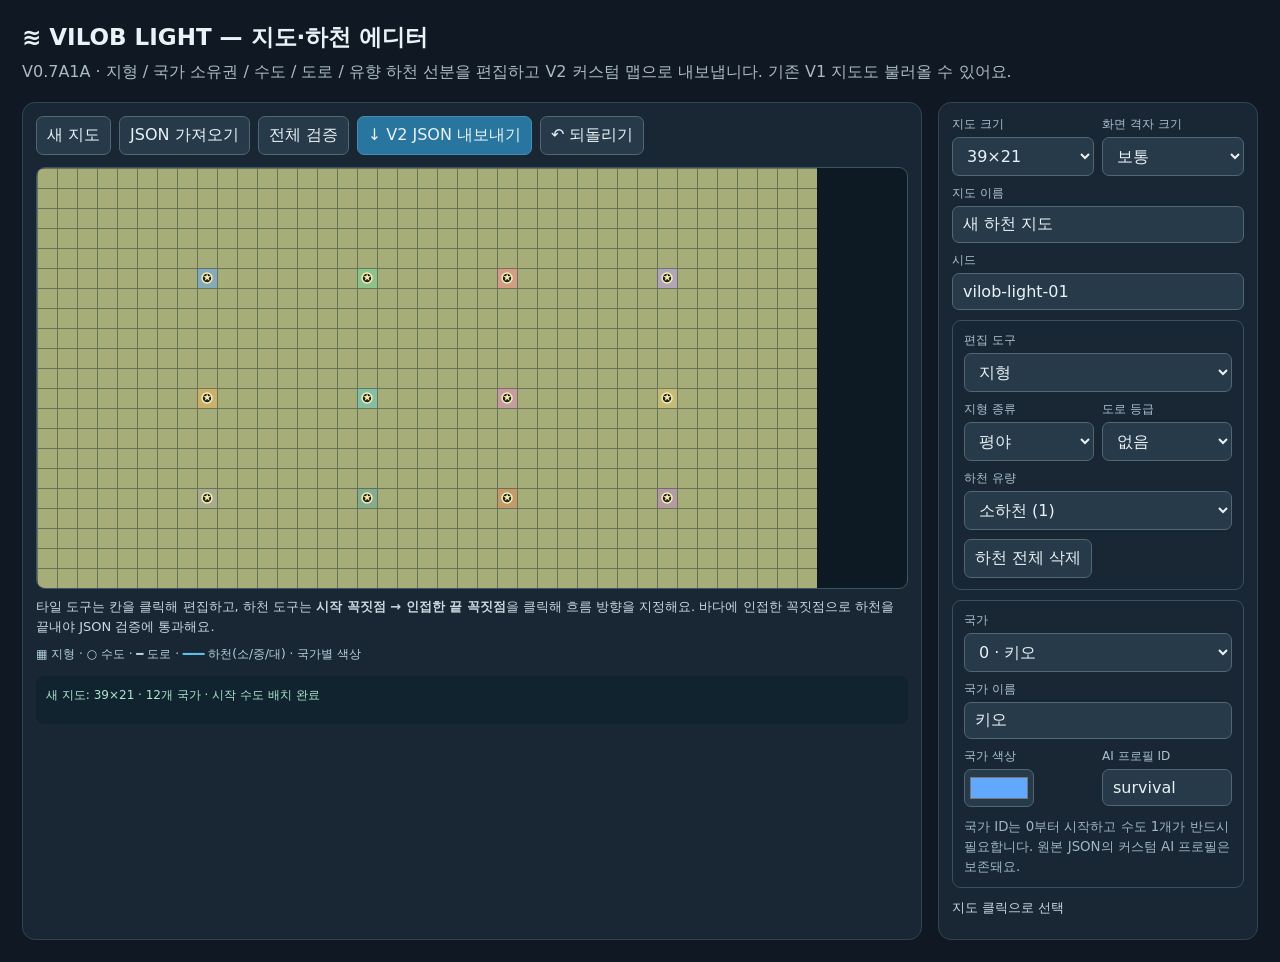
<file: editor.html>
<!doctype html><html lang="ko"><head><meta charset="utf-8"><meta name="viewport" content="width=device-width,initial-scale=1"><title>VILOB Light V0.7A1A · 맵 에디터</title>
<style>
:root{font-family:system-ui,-apple-system,'Segoe UI',sans-serif;background:#101923;color:#e9f2f6;color-scheme:dark}
*{box-sizing:border-box}body{margin:0;padding:22px}header{max-width:1440px;margin:0 auto 17px}h1{font-size:23px;margin:0 0 7px}p{color:#aabac5;line-height:1.55;margin:4px 0 12px}
.main{max-width:1440px;margin:auto;display:grid;grid-template-columns:minmax(0,1fr) 320px;gap:16px}.pane,.settings{background:#192734;border:1px solid #324454;border-radius:13px;padding:13px}
.toolbar{display:flex;gap:8px;flex-wrap:wrap;margin:0 0 12px}button,.btn,select,input{font:inherit;color:inherit;border-radius:7px;border:1px solid #536674;background:#273a49;padding:8px 10px}button,.btn{cursor:pointer}button:hover,.btn:hover{background:#365369}.primary{background:#2876a0;border-color:#468db1}.label{font-size:12px;color:#acc2d0;margin-bottom:4px;display:block}label{display:block;margin-bottom:9px}input[type=text],select{width:100%;min-width:0}input[type=color]{height:38px;width:70px;padding:3px}.canvas-outer{overflow:auto;background:#0e1a23;border:1px solid #405362;border-radius:9px;max-height:76vh;touch-action:pan-x pan-y}canvas{display:block;cursor:crosshair;image-rendering:pixelated;max-width:none}.flex{display:flex;gap:8px;flex-wrap:wrap;align-items:center}.cols{display:grid;grid-template-columns:1fr 1fr;gap:8px}.sub{padding:11px;border:1px solid #385061;border-radius:9px;margin:10px 0}small{color:#9eb7c7}.status{white-space:pre-wrap;line-height:1.5;background:#10232f;color:#aee5ce;padding:10px;border-radius:8px;min-height:48px;font-size:12px}.warn{color:#ffc3a8}input[type=file]{display:none}.legend{font-size:12px;color:#b4d3de}.hint{color:#cbd8df;font-size:13px;margin:8px 0}
@media(max-width:850px){body{padding:10px}.main{grid-template-columns:1fr}.settings{order:-1}.canvas-outer{max-height:62vh}header{padding:5px}h1{font-size:20px}}
</style></head><body><header><h1>≋ VILOB LIGHT — 지도·하천 에디터</h1><p>V0.7A1A · 지형 / 국가 소유권 / 수도 / 도로 / 유향 하천 선분을 편집하고 V2 커스텀 맵으로 내보냅니다. 기존 V1 지도도 불러올 수 있어요.</p></header>
<div class="main"><section class="pane"><div class="toolbar"><button id="create">새 지도</button><label class="btn" style="margin:0">JSON 가져오기<input id="import" type="file" accept=".json,application/json"></label><button id="validate">전체 검증</button><button class="primary" id="export">↓ V2 JSON 내보내기</button><button id="undo">↶ 되돌리기</button></div><div class="canvas-outer"><canvas id="map" aria-label="지도 편집 캔버스"></canvas></div><p class="hint">타일 도구는 칸을 클릭해 편집하고, 하천 도구는 <b>시작 꼭짓점 → 인접한 끝 꼭짓점</b>을 클릭해 흐름 방향을 지정해요. 바다에 인접한 꼭짓점으로 하천을 끝내야 JSON 검증에 통과해요.</p><p class="legend">▦ 지형 · ○ 수도 · ━ 도로 · <span style="color:#5bc6ec">━━━</span> 하천(소/중/대) · 국가별 색상</p><div id="status" class="status" role="status">지도 준비 중</div></section>
<aside class="settings"><div class="cols"><label><span class="label">지도 크기</span><select id="size"><option value="19x19">19×19</option><option value="39x21" selected>39×21</option><option value="50x50">50×50</option><option value="100x100">100×100</option><option value="80x120">80×120</option></select></label><label><span class="label">화면 격자 크기</span><select id="tileSize"><option value="12">작게</option><option value="20" selected>보통</option><option value="30">크게</option></select></label></div>
<label><span class="label">지도 이름</span><input id="mapName" type="text" maxlength="80" value="새 하천 지도"></label><label><span class="label">시드</span><input id="seed" type="text" maxlength="100" value="vilob-light-01"></label>
<div class="sub"><label><span class="label">편집 도구</span><select id="tool"><option value="terrain">지형</option><option value="owner">국가 영토</option><option value="capital">수도 위치</option><option value="road">도로</option><option value="river">하천 선분 추가 / 방향 지정</option><option value="riverErase">하천 선분 제거</option></select></label><div class="cols"><label><span class="label">지형 종류</span><select id="terrain"><option value="plain">평야</option><option value="grass">초지</option><option value="forest">숲</option><option value="rock">암지</option><option value="mountain">산악</option><option value="water">물</option></select></label><label><span class="label">도로 등급</span><select id="road"><option value="0">없음</option><option value="1">Lv.1</option><option value="2">Lv.2</option></select></label></div><label><span class="label">하천 유량</span><select id="flow"><option value="1">소하천 (1)</option><option value="2">중하천 (2)</option><option value="3">대하천 (3)</option></select></label><button id="clearRivers">하천 전체 삭제</button></div>
<div class="sub"><label><span class="label">국가</span><select id="owner"></select></label><label><span class="label">국가 이름</span><input id="nationName" type="text" maxlength="24"></label><div class="cols"><label><span class="label">국가 색상</span><input id="nationColor" type="color"></label><label><span class="label">AI 프로필 ID</span><input id="profile" type="text"></label></div><small>국가 ID는 0부터 시작하고 수도 1개가 반드시 필요합니다. 원본 JSON의 커스텀 AI 프로필은 보존돼요.</small></div>
<p class="hint" id="selection">지도 클릭으로 선택</p></aside></div>
<script>
// The exact river topology validator from the game (no separate editor-specific rules).
function riverVertex(id,width){return {x:id%(width+1),y:Math.floor(id/(width+1))};}
function riverVertexId(x,y,width){return y*(width+1)+x;}
function riverCoastalVertex(tiles,width,height,id){
  const {x,y}=riverVertex(id,width);let land=0,water=0;
  for(let dy=-1;dy<=0;dy++)for(let dx=-1;dx<=0;dx++){
    const xx=x+dx,yy=y+dy;
    if(xx<0||yy<0||xx>=width||yy>=height){water++;continue;}
    if(tiles[yy*width+xx].terrain==='water')water++;else land++;
  }
  return land>0&&water>0;
}
// Internal grid edges must be adjacent to TWO land tiles; the land itself is preserved.
function riverEdgeLegal(tiles,width,height,from,to){
  const n=(width+1)*(height+1);
  if(!Number.isSafeInteger(from)||!Number.isSafeInteger(to)||from<0||to<0||from>=n||to>=n||from===to)return false;
  const a=riverVertex(from,width),b=riverVertex(to,width),dx=b.x-a.x,dy=b.y-a.y;
  if(Math.abs(dx)+Math.abs(dy)!==1)return false;
  if(dx){const x=Math.min(a.x,b.x),y=a.y;return y>0&&y<height&&tiles[(y-1)*width+x].terrain!=='water'&&tiles[y*width+x].terrain!=='water';}
  const x=a.x,y=Math.min(a.y,b.y);
  return x>0&&x<width&&tiles[y*width+x-1].terrain!=='water'&&tiles[y*width+x].terrain!=='water';
}
function riverValidate(tiles,width,height,segments,max=2*width*height){
  const fail=s=>{throw Error('하천 데이터 검증 실패: '+s);};
  if(!Array.isArray(segments)||segments.length>max)fail('선분 수');
  const next=new Map(),prev=new Map(),undirected=new Set(),n=(width+1)*(height+1);
  for(const [i,s] of segments.entries()){
    if(!s||!Number.isSafeInteger(s.from)||!Number.isSafeInteger(s.to)||!Number.isInteger(s.flow)||s.flow<1||s.flow>3)fail(i+'번 선분 형식/유량');
    if(!riverEdgeLegal(tiles,width,height,s.from,s.to))fail(i+'번 선분은 양쪽이 육지인 타일 경계여야 합니다');
    const key=[Math.min(s.from,s.to),Math.max(s.from,s.to)].join(':');
    if(undirected.has(key))fail('중복 선분');undirected.add(key);
    if(next.has(s.from))fail('하천 내부 분기');next.set(s.from,s);
    if(!prev.has(s.to))prev.set(s.to,[]);prev.get(s.to).push(s);
  }
  for(const s of segments){
    const out=next.get(s.to);
    if(out&&out.flow<s.flow)fail('합류 후 유량이 감소합니다');
    // All headwaters must terminate at a river mouth, without a cycle.
    let at=s.to;const visited=new Set([s.from]);
    while(next.has(at)){if(visited.has(at))fail('유향 순환');visited.add(at);at=next.get(at).to;if(visited.size>n)fail('경로 과다');}
    if(!riverCoastalVertex(tiles,width,height,at))fail('하천 하구가 바다 또는 지도 외곽과 접하지 않습니다');
  }
  return true;
}

const $=id=>document.getElementById(id);
const T={water:'#255067',plain:'#a6ad79',grass:'#829d73',forest:'#587d68',rock:'#8d8980',mountain:'#6f7980'};
const defaults=[['키오','#62a8ff','survival'],['델마','#74d69c','diplomatic'],['벨른','#ff8b91','expansionist'],['라엔','#bd9cff','balanced'],['티아','#f2b45b','urbanist'],['에브','#5fd0cf','resource_seeker'],['카이렌','#e889c7','technologist'],['아르덴','#e5ca76','road_admin'],['노르바','#acaaa0','fortress'],['세렌','#63a9a4','diplomatic_cautious'],['로반','#df855b','expansionist_opportunist'],['베시아','#be85cd','urbanist_productive']];
let doc,fromVertex=null,undoStack=[];
const report=(msg,bad=false)=>{const e=$('status');e.textContent=msg;e.className='status'+(bad?' warn':'');};
const grid=()=>parseInt($('tileSize').value,10),xy=id=>({x:id%doc.width,y:Math.floor(id/doc.width)});
function makeNew(){
 const [w,h]=$('size').value.split('x').map(Number),n=w===19?7:12;
 const nations=defaults.slice(0,n).map(([name,color,profileId],id)=>({id,name,color,profileId,capitalTileId:0}));
 const tiles=Array.from({length:w*h},()=>({terrain:'plain',ownerId:null,roadLevel:0}));
 nations.forEach((nation,i)=>{const col=i%4,row=Math.floor(i/4),x=Math.round((col+1)*w/5),y=Math.round((row+1)*h/(Math.ceil(n/4)+1)),id=y*w+x;nation.capitalTileId=id;tiles[id].ownerId=i;});
 doc={schema:'vilob-light-custom-map-v2',version:2,name:$('mapName').value||'새 하천 지도',seed:$('seed').value||'vilob-light-01',width:w,height:h,tiles,nations,riverSegments:[]};
 undoStack=[];fromVertex=null;syncFields();draw();report(`새 지도: ${w}×${h} · ${n}개 국가 · 시작 수도 배치 완료`);
}
function syncFields(){ $('size').value=doc.width+'x'+doc.height;$('mapName').value=doc.name;$('seed').value=doc.seed;
 $('owner').replaceChildren(new Option('중립 / 소유권 없음','null'),...doc.nations.map(n=>new Option(`${n.id} · ${n.name}`,String(n.id))));
 $('owner').value='0';nationControls();}
function nationControls(){const n=doc.nations[Number($('owner').value)];for(const [field,key] of [['nationName','name'],['nationColor','color'],['profile','profileId']]){$(field).disabled=!n;if(n)$(field).value=n[key];}}
function checkpoint(){if(undoStack.length>=25)undoStack.shift();undoStack.push(JSON.stringify(doc));}
function draw(){if(!doc)return;const w=doc.width,h=doc.height,g=grid(),c=$('map');c.width=w*g;c.height=h*g;const ctx=c.getContext('2d');
 for(let i=0;i<doc.tiles.length;i++){const t=doc.tiles[i],{x,y}=xy(i);ctx.fillStyle=T[t.terrain]||'#888';ctx.fillRect(x*g,y*g,g,g);if(t.ownerId!==null&&doc.nations[t.ownerId]){ctx.fillStyle=doc.nations[t.ownerId].color+'77';ctx.fillRect(x*g,y*g,g,g);}ctx.strokeStyle='#091d2866';ctx.lineWidth=1;ctx.strokeRect(x*g+.5,y*g+.5,g,g);if(t.roadLevel){ctx.fillStyle=t.roadLevel===2?'#ffe3a2':'#c6ac7f';ctx.fillRect((x+.41)*g,(y+.41)*g,.18*g,.18*g);}}
 ctx.lineCap='round';ctx.lineJoin='round';for(const s of doc.riverSegments){const a=riverVertex(s.from,w),b=riverVertex(s.to,w);ctx.strokeStyle='#092a42';ctx.lineWidth=s.flow===3?8:s.flow===2?6:4;ctx.beginPath();ctx.moveTo(a.x*g,a.y*g);ctx.lineTo(b.x*g,b.y*g);ctx.stroke();ctx.strokeStyle='#6acbf4';ctx.lineWidth=s.flow===3?5:s.flow===2?3.5:2;ctx.stroke();}
 for(const n of doc.nations){const {x,y}=xy(n.capitalTileId);ctx.fillStyle='#15232a';ctx.strokeStyle='#fff1b0';ctx.lineWidth=1.5;ctx.beginPath();ctx.arc((x+.5)*g,(y+.5)*g,Math.max(4,g*.25),0,Math.PI*2);ctx.fill();ctx.stroke();ctx.fillStyle='#ffe9a2';ctx.font=`bold ${Math.max(8,g*.35)}px sans-serif`;ctx.textAlign='center';ctx.textBaseline='middle';ctx.fillText('★',(x+.5)*g,(y+.5)*g);}
 if(fromVertex!==null){const p=riverVertex(fromVertex,w);ctx.fillStyle='#ffec8b';ctx.beginPath();ctx.arc(p.x*g,p.y*g,Math.max(4,g*.2),0,Math.PI*2);ctx.fill();}}
function eraseSegment(a,b){const ix=doc.riverSegments.findIndex(s=>s.from===a&&s.to===b||s.from===b&&s.to===a);if(ix>=0){checkpoint();doc.riverSegments.splice(ix,1);return true;}return false;}
$('map').addEventListener('click',e=>{
 const r=$('map').getBoundingClientRect(),g=grid(),xx=(e.clientX-r.left)*$('map').width/r.width/g,yy=(e.clientY-r.top)*$('map').height/r.height/g;
 const tool=$('tool').value;
 if(tool==='river'||tool==='riverErase'){
  const x=Math.round(xx),y=Math.round(yy);if(x<0||x>doc.width||y<0||y>doc.height)return;
  const v=riverVertexId(x,y,doc.width);
  if(fromVertex===null){fromVertex=v;draw();report(`하천 시작점 (${x},${y}) 선택 · 인접한 끝점을 선택하세요`);return;}
  const a=fromVertex,b=v;fromVertex=null;
  if(a===b){draw();return;}
  if(tool==='riverErase'){if(eraseSegment(a,b))report('하천 선분을 삭제했습니다.');else report('해당 두 꼭짓점 사이에는 하천이 없습니다.',true);draw();return;}
  if(!riverEdgeLegal(doc.tiles,doc.width,doc.height,a,b)){report('양쪽이 육지인 직교 인접 경계만 하천으로 지정할 수 있습니다.',true);draw();return;}
  checkpoint();doc.riverSegments=doc.riverSegments.filter(s=>!(s.from===a&&s.to===b||s.from===b&&s.to===a));doc.riverSegments.push({from:a,to:b,flow:Number($('flow').value)});draw();report(`하천 ${a} → ${b} 추가. 내보내기 시 전체 하구·합류 검증을 수행합니다.`);return;
 }
 const x=Math.floor(xx),y=Math.floor(yy);if(x<0||y<0||x>=doc.width||y>=doc.height)return;const id=y*doc.width+x,t=doc.tiles[id];checkpoint();
 if(tool==='terrain'){
   const terrain=$('terrain').value;if(terrain==='water'&&doc.nations.some(n=>n.capitalTileId===id)){undoStack.pop();report('수도 타일을 물로 바꿀 수 없습니다.',true);return;}
   t.terrain=terrain;if(terrain==='water'){t.ownerId=null;t.roadLevel=0;doc.riverSegments=doc.riverSegments.filter(s=>riverEdgeLegal(doc.tiles,doc.width,doc.height,s.from,s.to));}
 }else if(tool==='owner'){if(t.terrain==='water')t.terrain='plain';t.ownerId=$('owner').value==='null'?null:Number($('owner').value);if(doc.nations.some(n=>n.capitalTileId===id))t.ownerId=doc.nations.find(n=>n.capitalTileId===id).id;}
 else if(tool==='capital'){const n=doc.nations[Number($('owner').value)];if(!n){undoStack.pop();report('먼저 국가를 선택하세요.',true);return;}if(t.terrain==='water')t.terrain='plain';if(doc.nations.some(k=>k.id!==n.id&&k.capitalTileId===id)){undoStack.pop();report('다른 국가의 수도입니다.',true);return;}n.capitalTileId=id;t.ownerId=n.id;}
 else if(tool==='road'){if(t.terrain==='water'){undoStack.pop();report('물에는 도로를 놓을 수 없습니다.',true);return;}t.roadLevel=Number($('road').value);}
 $('selection').textContent=`선택한 타일: ${id} (${x},${y})`;draw();report(`타일 ${id} · ${tool} 변경됨`);
});
$('owner').addEventListener('change',nationControls);for(const [field,key] of [['nationName','name'],['nationColor','color'],['profile','profileId']])$(field).addEventListener('change',()=>{const n=doc.nations[Number($('owner').value)];if(n){checkpoint();n[key]=$(field).value;syncFields();draw();}});
$('tileSize').addEventListener('change',draw);$('tool').addEventListener('change',()=>{fromVertex=null;draw();});$('create').addEventListener('click',()=>{if(confirm('현재 편집 내용을 지우고 새 지도를 만들까요?'))makeNew();});
$('mapName').addEventListener('change',()=>{doc.name=$('mapName').value;});$('seed').addEventListener('change',()=>{doc.seed=$('seed').value;});
$('clearRivers').addEventListener('click',()=>{if(!confirm('하천을 모두 삭제할까요?'))return;checkpoint();doc.riverSegments=[];fromVertex=null;draw();report('하천 삭제 완료');});
$('undo').addEventListener('click',()=>{const h=undoStack.pop();if(!h)return;doc=JSON.parse(h);fromVertex=null;syncFields();draw();report('마지막 편집을 되돌렸습니다.');});
function validateMap(){if(!doc||!doc.nations||doc.tiles.length!==doc.width*doc.height)throw Error('지도 크기 오류');if(!doc.seed||doc.seed.length>100)throw Error('시드');const cap=new Set(),names=new Set();if(doc.nations.length!==(doc.width===19?7:12))throw Error('국가 수');
 for(const n of doc.nations){if(!n.name.trim()||names.has(n.name))throw Error('국가 이름/중복');names.add(n.name);if(!/^#[0-9a-f]{6}$/i.test(n.color))throw Error('국가 색');if(!n.profileId)throw Error('AI 프로필');if(cap.has(n.capitalTileId))throw Error('수도 중복');cap.add(n.capitalTileId);const t=doc.tiles[n.capitalTileId];if(!t||t.ownerId!==n.id||t.terrain==='water')throw Error(`${n.name} 수도 소유권`);}
 doc.tiles.forEach((t,i)=>{if(!T[t.terrain])throw Error(`${i} 지형`);if(t.ownerId!==null&&(!doc.nations[t.ownerId]||t.terrain==='water'))throw Error(`${i} 소유권`);if(t.terrain==='water'&&t.roadLevel!==0)throw Error(`${i} 물 도로`);});
 riverValidate(doc.tiles,doc.width,doc.height,doc.riverSegments);return true;}
$('validate').addEventListener('click',()=>{try{validateMap();report(`검증 통과 · ${doc.tiles.length}타일 · ${doc.nations.length}개국 · 하천 ${doc.riverSegments.length}구간`);}catch(e){report(e.message,true);}});
$('export').addEventListener('click',()=>{try{validateMap();doc.name=$('mapName').value;doc.seed=$('seed').value;const blob=new Blob([JSON.stringify(doc,null,2)],{type:'application/json'}),url=URL.createObjectURL(blob),a=document.createElement('a');a.href=url;a.download=`vilob-custom-map-v2-${doc.width}x${doc.height}.json`;a.click();setTimeout(()=>URL.revokeObjectURL(url),5000);report('검증 통과 · 커스텀 맵 V2 JSON을 내보냈습니다.');}catch(e){report('내보내기 중단: '+e.message,true);}});
$('import').addEventListener('change',async e=>{const file=e.target.files?.[0];e.target.value='';if(!file)return;try{if(file.size>3000000)throw Error('3MB 초과');const x=JSON.parse(await file.text());if(!['vilob-light-custom-map-v1','vilob-light-custom-map-v2'].includes(x.schema))throw Error('지원하지 않는 맵 형식');if(!x.tiles||!x.nations||!x.width||!x.height)throw Error('불완전한 지도');checkpoint();doc={...x,schema:'vilob-light-custom-map-v2',version:2,riverSegments:x.schema==='vilob-light-custom-map-v2'?(x.riverSegments||[]):[]};syncFields();draw();validateMap();report(`가져오기 완료 · 원본 ${x.schema} → V2 변환 · 하천 ${doc.riverSegments.length}구간`);}catch(error){report('맵 가져오기 실패: '+error.message,true);}});
makeNew();
</script></body></html>
</file>
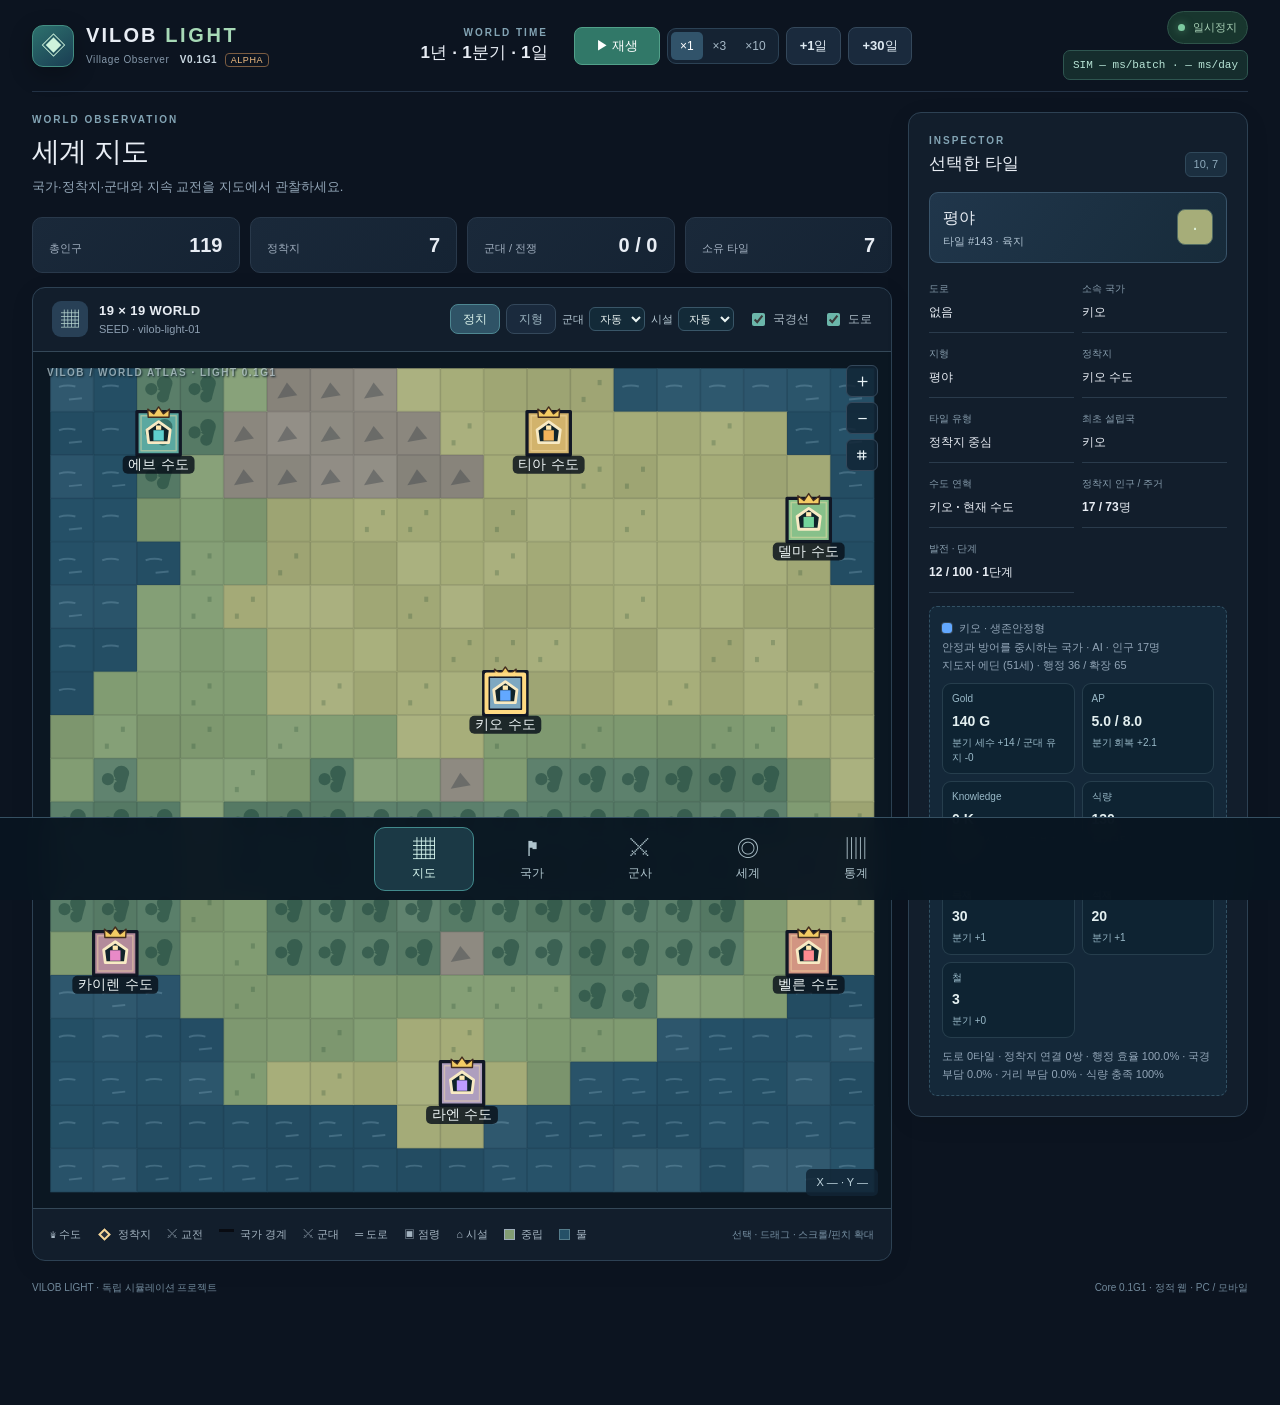
<file: index-standalone.html>
<!DOCTYPE html>

<html lang="ko">
<head>
<meta charset="utf-8"/>
<meta content="width=device-width, initial-scale=1, viewport-fit=cover" name="viewport"/>
<meta content="#0c1420" name="theme-color"/>
<meta content="VILOB Light — 지도 위 국가들의 이야기를 관찰하는 시뮬레이션" name="description"/>
<title>VILOB Light · V0.1G1</title>
<style>
:root{font-family:Inter,ui-sans-serif,-apple-system,BlinkMacSystemFont,"Segoe UI","Noto Sans KR",sans-serif;color:#e8edf4;background:#0c1420;font-synthesis:none;line-height:1.5;--bg:#0c1420;--surface:#121e2d;--raised:#172538;--border:#29394b;--muted:#93a6b7;--accent:#85d0bb;--gold:#ebc384}
*{box-sizing:border-box}html,body{margin:0;min-height:100%;overflow-x:hidden}button,input{font:inherit}button{cursor:pointer}button:focus-visible,input:focus-visible{outline:2px solid #8bd6d0;outline-offset:3px}button:disabled{opacity:.48;cursor:default}button:hover:not(:disabled){filter:brightness(1.14)}.shell{max-width:1510px;margin:auto;padding:0 32px}.topbar{display:flex;align-items:center;justify-content:space-between;gap:24px;min-height:92px;border-bottom:1px solid #243346}.identity{display:flex;align-items:center;gap:12px;flex-shrink:0}.logo-icon{display:flex;align-items:center;justify-content:center;width:42px;height:42px;background:linear-gradient(145deg,#2d716d,#1a3d53);color:#cef3dc;border:1px solid #438e82;border-radius:11px;font-size:25px;box-shadow:0 7px 22px #0004}.brand-name{font-size:20px;font-weight:850;letter-spacing:2.1px;line-height:1.25}.brand-name span{font-weight:550;color:#a7d9b6;letter-spacing:2.6px}.brand-caption{color:#8699ab;font-size:10px;letter-spacing:.6px;margin-top:4px}.brand-caption b{font-weight:650;color:#cbd9e2;margin-left:7px}.alpha{font-size:9px;color:#f0bd82;border:1px solid #7b5c41;padding:1px 5px;border-radius:4px;margin-left:4px}.time-controls{display:flex;align-items:center;gap:26px}.time-wrap{display:flex;flex-direction:column;text-align:right}.time-hint,.eyebrow{font-size:10px;letter-spacing:2px;font-weight:750;color:#83a4b4}.time-wrap strong{font-size:17px;white-space:nowrap;letter-spacing:.2px}.controls{display:flex;align-items:center;gap:7px}.controls button,.map-head-controls button,.zoom-buttons button,.seed-inputs button,.file-actions button,.file-actions label{border:1px solid #34485b;background:#1a2a3d;color:#dfeaf2;border-radius:8px}.action-button{height:38px;padding:0 13px;font-size:13px;font-weight:650}.action-button.play{background:#317868;border-color:#52a18a;color:white;min-width:86px}.speed-group{background:#152333;padding:3px;display:flex;border:1px solid #2c4255;border-radius:9px;gap:1px}.speed-group .speed{border:0;background:transparent;font-size:12px;padding:5px 9px;border-radius:5px;color:#a5b8c6}.speed-group .speed.active{background:#31536a;color:white}.content{display:grid;grid-template-columns:minmax(0,1fr) 342px;gap:20px;align-items:start;padding-top:28px}.stage{min-width:0}.page-header{display:flex;align-items:flex-end;justify-content:space-between;gap:20px;margin-bottom:20px}.page-header h1{margin:4px 0 4px;font-size:28px;letter-spacing:-.7px}.page-header p{font-size:13px;color:var(--muted);margin:0}.page-index{font-size:12px;color:#93a9b7;vertical-align:middle;font-weight:500;letter-spacing:0}.status-tag{font-size:11px;padding:7px 10px;border:1px solid #2e5349;border-radius:20px;color:#a8d1b6;background:#18362e;white-space:nowrap}.status-dot{display:inline-block;background:#7cc9a0;width:7px;height:7px;border-radius:50%;margin-right:5px;box-shadow:0 0 8px #7ad19b88}.stat-grid{display:grid;grid-template-columns:repeat(4,1fr);gap:10px;margin-bottom:14px}.stat{background:linear-gradient(130deg,#1a293a,#152333);border:1px solid var(--border);border-radius:10px;padding:12px 16px;display:flex;align-items:baseline;justify-content:space-between;gap:4px}.stat span{font-size:11px;color:#a1afbf}.stat b{font-size:20px;font-variant-numeric:tabular-nums}.map-card,.sidebar-card,.below-card,.history-card{border:1px solid #2d4153;background:#121e2c;border-radius:13px;overflow:hidden;box-shadow:0 6px 25px rgba(0,0,0,.08)}.map-card-head{min-height:63px;padding:12px 19px;display:flex;justify-content:space-between;align-items:center;gap:12px}.head-title,.seed-heading{display:flex;align-items:center;gap:11px}.head-icon{display:grid;place-items:center;background:#284056;color:#b9d7d1;font-size:18px;width:36px;height:36px;border-radius:9px}.head-title strong,.seed-heading strong{display:block;font-size:13px;letter-spacing:.4px}.head-title small,.seed-heading small{display:block;color:#8d9fb1;font-size:11px;margin-top:1px}.map-head-controls{display:flex;align-items:center;gap:6px}.map-head-controls .chip{padding:5px 12px;font-size:12px;color:#9eb6c2}.map-head-controls .chip.selected{background:#2f5366;color:#dff6ee;border-color:#4e8792}.checkbox-row{color:#a9b8c3;font-size:12px;display:flex;align-items:center;gap:5px;margin-left:8px;white-space:nowrap}.checkbox-row input{accent-color:#6bb6aa}.canvas-area{height:auto;aspect-ratio:1/1;width:100%;position:relative;overflow:hidden;background:#0b1722;border-top:1px solid #344858;border-bottom:1px solid #344858;user-select:none}#worldCanvas{display:block;width:100%;height:100%;touch-action:none;cursor:grab}#worldCanvas:active{cursor:grabbing}.map-watermark{position:absolute;top:13px;left:14px;pointer-events:none;font-size:10px;font-weight:750;letter-spacing:1.5px;color:#d5e7ee9e;text-shadow:1px 1px 2px #10222a}.map-watermark span{color:#6ecaa9}.zoom-buttons{position:absolute;right:13px;top:13px;display:grid;gap:5px}.zoom-buttons button{height:32px;width:32px;font-size:19px;border-radius:6px;background:#112536d9;color:#e8f3f6}.coordinate-badge{position:absolute;bottom:12px;right:13px;background:#112536d9;color:#c0d6df;padding:5px 10px;border-radius:5px;font-size:11px;font-variant-numeric:tabular-nums}.map-foot{display:flex;justify-content:space-between;align-items:center;gap:10px;min-height:51px;padding:11px 17px}.legend{display:flex;gap:16px;flex-wrap:wrap}.legend span{display:inline-flex;align-items:center;gap:6px;font-size:11px;color:#a4b4c1}.legend-icon{width:11px;height:11px;display:inline-block;border:1px solid #9dadb9}.legend-icon.capital{border:2px solid #f6d697;background:#28313e;transform:rotate(45deg);width:9px;height:9px;margin:0 3px}.legend-icon.border{border:0;border-top:3px solid #080b12;width:15px}.legend-icon.neutral{background:#829d73}.legend-icon.water{background:#255067;border-color:#547c8b}.map-tip{font-size:10px;color:#7790a3;white-space:nowrap}.below-card{padding:16px 18px;margin-top:14px}.seed-heading{margin-bottom:13px}.seed-inputs{display:flex;gap:8px}.seed-inputs input{flex:1;min-width:0;color:#e2eef2;border:1px solid #405369;background:#0c1825;border-radius:7px;padding:9px 12px;outline:none;font-size:13px}.seed-inputs button{padding:8px 13px;font-size:12px;white-space:nowrap}.seed-inputs .primary-button{background:#286e68;border-color:#469890;color:#e9faf3;font-weight:700}.file-actions{display:flex;flex-wrap:wrap;gap:6px;margin-top:12px}.file-actions button,.file-actions label{background:transparent;border:1px solid #35495a;color:#9fb5c5;border-radius:6px;padding:5px 9px;font-size:11px;cursor:pointer}.file-label input{display:none}.sidebar{display:flex;flex-direction:column;gap:16px;min-width:0}.sidebar-card{padding:20px}.card-heading{display:flex;justify-content:space-between;align-items:flex-end;gap:9px;margin-bottom:15px}.card-heading h2,.history-card h2{margin:3px 0 0;font-size:17px;font-weight:720}.small-label{color:#8eaabb;font-size:11px;border:1px solid #30495b;background:#1b2f40;border-radius:6px;padding:3px 8px}.inspector-content{display:grid;gap:13px}.tile-banner{padding:13px;border-radius:9px;background:linear-gradient(125deg,#20364b,#172b3a);border:1px solid #39546a;display:flex;align-items:center;justify-content:space-between;gap:8px}.terrain-title{font-size:16px;font-weight:700}.terrain-subtitle{font-size:11px;color:#adc0cf;margin-top:3px}.terrain-glyph{display:grid;place-items:center;width:36px;height:36px;border-radius:8px;color:#dcefd7;border:1px solid #516b62;background:#415b51;font-size:20px}.detail-grid{display:grid;grid-template-columns:1fr 1fr;gap:8px}.detail-item{border-bottom:1px solid #2a3b4c;padding:5px 0 9px}.detail-item small{display:block;color:#869cac;font-size:10px;margin-bottom:3px}.detail-item strong{font-size:12px;font-weight:650}.nation-pill{display:inline-flex;align-items:center;gap:7px;min-width:0}.nation-dot{display:inline-block;width:10px;height:10px;flex:none;border-radius:3px;box-shadow:0 0 0 1px #fff2}.inspector-note{color:#92a5b7;font-size:11px;line-height:1.65;padding:12px;background:#142839;border:1px dashed #325164;border-radius:8px}.nation-list{display:grid;gap:7px}.nation-row{display:flex;align-items:center;width:100%;text-align:left;gap:10px;padding:9px 10px;border-radius:8px;border:1px solid #2b4153;color:#e0ebf3;background:#162738;transition:background .12s,border-color .12s}.nation-row.active{background:#263c51;border-color:#719b9d;box-shadow:inset 3px 0 #a4dfc5}.nation-badge{width:26px;height:26px;display:grid;place-items:center;border-radius:6px;color:#0e1921;font-weight:850;font-size:11px}.nation-text{flex:1;min-width:0;display:block}.nation-text strong{font-size:13px;display:block}.nation-text small{font-size:10px;color:#9cabb9;display:block}.nation-count{font-variant-numeric:tabular-nums;color:#a9bdc7;font-size:12px}.milestone{display:flex;gap:8px;align-items:center;font-size:12px;margin:10px 0;color:#c2d1d9}.milestone .tick{color:#72c9a4;border-radius:50%;background:#203d38;width:19px;height:19px;display:grid;place-items:center;flex-shrink:0}.milestone.pending{color:#94a8ba}.milestone.pending .tick{background:#203042;color:#7894a8}.scope-note{color:#8da4b4;font-size:11px;border-top:1px solid #324254;padding-top:11px;margin:13px 0 0;line-height:1.65}.history-card{grid-column:1/-1;padding:19px 21px;display:flex;gap:24px;align-items:center;justify-content:space-between}.chronicle{font-size:12px;color:#bacdd4;display:flex;align-items:center;gap:13px}.event-tag{color:#a4d5c0;background:#244537;border:1px solid #466a5e;border-radius:4px;padding:2px 7px;font-size:10px}.footer{display:flex;justify-content:space-between;color:#71899b;font-size:10px;padding:19px 0 30px;gap:10px}.toast{opacity:0;pointer-events:none;position:fixed;bottom:24px;left:50%;transform:translate(-50%,10px);transition:opacity .2s,transform .2s;z-index:40;background:#203949;color:#e8f6f4;padding:12px 18px;border:1px solid #649688;border-radius:10px;max-width:90%;box-shadow:0 12px 34px #0007;font-size:13px;text-align:center}.toast.visible{opacity:1;transform:translate(-50%,0)}.sr-only{position:absolute;clip-path:inset(50%);width:1px;height:1px;overflow:hidden;white-space:nowrap}
@media(min-width:1460px){.content{grid-template-columns:minmax(0,1fr) 360px;gap:24px}}
@media(max-width:1100px){.shell{padding:0 18px}.content{grid-template-columns:minmax(0,1fr) 300px;gap:14px}.topbar{gap:9px}.time-controls{gap:14px}.action-button{padding:0 8px}.sidebar-card{padding:16px}.legend{gap:10px}.map-tip{display:none}}
@media(max-width:820px){.topbar{flex-wrap:wrap;padding:15px 0;gap:16px}.time-controls{flex:1;justify-content:space-between}.time-wrap{text-align:left}.content{grid-template-columns:minmax(0,1fr);padding-top:21px}.sidebar{display:grid;grid-template-columns:repeat(2,minmax(0,1fr));gap:12px}.notes-card{grid-column:1/-1}.history-card{grid-column:1}.page-header h1{font-size:25px}}
@media(max-width:540px){.shell{padding:0 11px}.topbar{min-height:unset;padding:15px 2px 13px;gap:13px}.logo-icon{width:36px;height:36px;font-size:22px}.brand-name{font-size:18px}.time-controls{width:100%;flex-direction:column;align-items:stretch;gap:10px}.time-wrap{flex-direction:row;justify-content:space-between;align-items:center}.time-wrap strong{font-size:15px}.controls{gap:5px;justify-content:space-between}.action-button{height:34px;flex:1;padding:0 5px}.action-button.play{min-width:70px}.speed-group .speed{padding:4px 7px}.page-header{margin-bottom:14px;align-items:start}.page-header h1{font-size:23px}.page-header p{font-size:11px}.status-tag{padding:5px 7px;font-size:9px;margin-top:17px}.stat-grid{gap:5px;margin-bottom:9px}.stat{padding:9px 8px;display:block}.stat span{display:block;font-size:10px}.stat b{display:block;font-size:18px}.map-card-head{padding:10px;flex-wrap:wrap}.head-title strong{font-size:12px}.head-icon{width:30px;height:30px}.map-head-controls{margin-left:auto}.checkbox-row{margin-left:3px;font-size:11px}.map-head-controls .chip{padding:4px 9px}.map-watermark{font-size:8px}.map-foot{padding:9px 11px;min-height:40px}.legend{gap:10px}.legend span{font-size:10px}.below-card{margin-top:9px;padding:13px 12px}.seed-inputs{gap:5px}.seed-inputs button{padding:8px;font-size:11px}.seed-inputs input{padding:8px;font-size:12px}.sidebar{grid-template-columns:1fr;gap:9px}.notes-card{grid-column:auto}.history-card{display:block}.chronicle{margin-top:12px}.footer{display:block}.footer span{display:block;margin-bottom:4px}}
@media(prefers-reduced-motion:reduce){*{transition:none!important;animation:none!important}}

/* V0.1A1 — SIM-only lightweight performance readout */
.runtime-group{display:flex;flex-direction:column;align-items:flex-end;gap:6px;min-width:0}
.sim-performance{font-size:11px;color:#b7e4d6;background:#152d2d;border:1px solid #2e5650;border-radius:7px;padding:6px 9px;font-variant-numeric:tabular-nums;font-family:ui-monospace,SFMono-Regular,Consolas,monospace;white-space:nowrap}
@media(max-width:540px){.page-header{flex-wrap:wrap}.runtime-group{align-items:flex-end;margin-left:auto}.sim-performance{font-size:10px;padding:5px 7px}.status-tag{margin-top:0}}

/* V0.1C — compact warfare/armies inspector */
.military-list,.army-list{display:grid;gap:7px}.war-row,.army-detail{display:grid;gap:3px;border:1px solid #334958;border-radius:7px;background:#162c3a;padding:10px;font-size:12px}.war-row strong,.army-detail strong{color:#ebd6a2;font-size:12px}.war-row small,.army-detail span,.army-detail small{color:#adbecd;font-size:11px}.war-row.active-war{border-color:#b29553}.war-empty{color:#8fa5b5;font-size:12px;line-height:1.7;padding:5px 0}.war-card{border-color:#514838}

/* V0.1D — clickable combat timeline, line and morale inspection */
.battle-choice{width:100%;text-align:left;cursor:pointer;color:#e8edf4;font:inherit;transition:border-color .1s,background .1s}
.battle-choice.selected-battle{border-color:#e5c580;background:#253c46}
.battle-report{display:grid;gap:9px;border:1px solid #6b6850;border-radius:9px;padding:12px;background:#172b33;font-size:11px}
.report-head{display:flex;align-items:flex-start;justify-content:space-between;gap:7px;flex-wrap:wrap}
.report-head strong{color:#f0dca6;font-size:12px}.report-head small{color:#9fb5be;font-size:10px}
.combat-pair{display:grid;grid-template-columns:repeat(2,minmax(0,1fr));gap:8px}
.combat-side{min-width:0;padding:9px;border:1px solid #344b55;background:#1c333d;border-radius:6px;display:grid;gap:3px}
.combat-side strong{font-size:11px}.combat-side small{font-size:10px;color:#c1ccd7}
.combat-morale-track{height:5px;border-radius:9px;background:#354a55;overflow:hidden}.combat-morale-track span{display:block;height:100%;border-radius:9px}
.combat-round{border-top:1px solid #39515a;padding-top:8px;display:grid;gap:3px}
.combat-round strong{font-size:11px;color:#e9e1cd}.combat-round small{font-size:10px;color:#c1d0d6;line-height:1.5}
.combat-round .combat-event{color:#edd18b}

/* V0.1D1 - compact nation economic ledger and map label controls */
.economy-grid{display:grid;grid-template-columns:repeat(2,minmax(0,1fr));gap:7px;margin:9px 0}
.economy-item{display:flex;flex-direction:column;gap:3px;min-width:0;border:1px solid rgba(117,151,165,.23);border-radius:9px;padding:8px 9px;background:rgba(8,29,40,.36)}
.economy-item strong{font-size:14px;color:#e3eff0;overflow-wrap:anywhere}
.economy-item small{font-size:10px;color:#99b9c8;line-height:1.45}
.army-mode-selector{display:flex;align-items:center;gap:5px;font-size:11px;color:#b5c8d3}
.army-mode-selector select{background:#132a38;color:#eaf4f2;border:1px solid #395668;border-radius:6px;padding:4px 6px;max-width:75px;font:inherit}
@media(max-width:500px){.economy-grid{grid-template-columns:repeat(2,minmax(0,1fr))}.army-mode-selector{font-size:10px}.army-mode-selector select{max-width:60px;padding:3px}}

/* V0.1E: fixed five-tab navigation; panels are views over one live World. */
.shell{padding-bottom:100px}.content{display:block;min-width:0;padding-top:20px}.tab-panel{display:none;min-width:0}.tab-panel.is-active{display:block}.map-tab-layout{display:grid;grid-template-columns:minmax(0,1fr) minmax(270px,340px);gap:16px;align-items:start}.map-tab-layout .stage{min-width:0}.map-side{min-width:0}.map-side .sidebar-card{position:sticky;top:12px}.map-tab-layout .canvas-area{min-height:520px}.two-panel-layout{display:grid;grid-template-columns:minmax(240px,340px) minmax(0,1fr);gap:16px;align-items:start}.two-panel-layout>*{min-width:0}.section-title{margin-bottom:16px}.section-title h1{font-size:26px;line-height:1.35;margin:4px 0}.section-title p{color:var(--muted);font-size:13px;margin:0}.focus-card{min-height:300px}.bottom-tabs{position:fixed;bottom:0;left:0;right:0;z-index:40;display:flex;align-items:stretch;justify-content:center;gap:8px;background:rgba(9,21,33,.96);border-top:1px solid #355062;backdrop-filter:blur(12px);padding:9px 12px calc(9px + env(safe-area-inset-bottom))}.bottom-tab{color:#afc4cd;min-width:100px;border:1px solid transparent;background:none;border-radius:11px;padding:8px 12px;font-size:12px;font-weight:700;display:grid;gap:2px;justify-items:center}.bottom-tab span{font-size:22px;line-height:1.2}.bottom-tab.active{color:#d9f8f0;background:#1b3945;border-color:#428a8c}.topbar .runtime-group{min-width:0;align-items:flex-end}.nation-overview-grid{display:grid;grid-template-columns:repeat(2,minmax(0,1fr));gap:9px;margin:12px 0}.nation-summary{display:flex;align-items:center;gap:10px;margin-bottom:12px}.nation-summary .nation-badge{width:40px;height:40px;flex-shrink:0}.overview-section{border-top:1px solid #2c4253;margin-top:13px;padding-top:13px}.overview-section h3{font-size:14px;margin:0 0 8px}.overview-heading{font-size:19px;font-weight:800}.muted-line{color:#a8bdc9;font-size:12px}.jump-button{background:#183b49;border:1px solid #477787;color:#d5f2ed;border-radius:7px;padding:6px 10px;font-size:12px;font-weight:650}.jump-button:hover{background:#285263}.nation-action-row{display:flex;gap:8px;align-items:center;justify-content:space-between;flex-wrap:wrap;padding:8px 0;border-bottom:1px solid #2a3c4e}.nation-action-row:last-child{border-bottom:0}.nation-action-row strong{font-size:12px}.unit-pill{display:inline-block;background:#2d4451;color:#ddf0ec;border:1px solid #48616f;border-radius:7px;font-size:11px;padding:4px 7px;margin-right:4px;margin-top:4px}.comparison-controls{display:flex;gap:8px;flex-wrap:wrap;margin:12px 0 18px}.comparison-rows{display:grid;gap:14px}.compare-row{display:grid;grid-template-columns:minmax(75px,120px) minmax(0,1fr) 78px;gap:12px;align-items:center}.compare-name{display:flex;align-items:center;gap:8px;font-size:13px;font-weight:700}.compare-dot{width:11px;height:11px;border-radius:4px;flex-shrink:0}.compare-track{height:18px;background:#203346;border-radius:6px;overflow:hidden}.compare-fill{height:100%;min-width:0;border-radius:6px}.compare-value{text-align:right;font-size:12px;font-variant-numeric:tabular-nums;color:#dbecf4}.compare-row.active .compare-name{color:#f1d79d}.military-list .army-detail{display:grid;gap:5px}.military-meta{display:flex;gap:7px;flex-wrap:wrap}.tab-panel .history-card,.tab-panel .below-card{margin:0 0 16px}.tab-panel .notes-card{margin-top:16px}.tab-panel .nations-card,.tab-panel .war-card{margin:0}.footer{padding-bottom:10px}
@media(max-width:1050px){.map-tab-layout{grid-template-columns:minmax(0,1fr)}.map-side .sidebar-card{position:static}.map-tab-layout .canvas-area{min-height:460px}.topbar{gap:12px}}
@media(max-width:700px){.shell{padding:0 12px 95px}.content{padding-top:10px}.map-tab-layout{gap:10px}.two-panel-layout{grid-template-columns:minmax(0,1fr);gap:10px}.bottom-tabs{gap:2px;padding:6px 5px calc(6px + env(safe-area-inset-bottom))}.bottom-tab{min-width:0;flex:1;padding:7px 2px;font-size:11px}.bottom-tab span{font-size:19px}.map-tab-layout .canvas-area{min-height:345px}.compare-row{grid-template-columns:82px minmax(0,1fr) 60px;gap:6px}.compare-name,.compare-value{font-size:11px}.section-title h1{font-size:22px}.section-title p{font-size:12px}.topbar{flex-wrap:wrap}.topbar .runtime-group{flex-basis:100%;align-items:flex-start}.stat-grid{grid-template-columns:repeat(2,minmax(0,1fr))}}
.comparison-controls .chip{background:#1b3544;color:#d4e7ec;border:1px solid #3b596d;border-radius:7px;padding:7px 15px;cursor:pointer;font-size:12px}
.comparison-controls .chip.selected{background:#255357;color:#e1fff3;border-color:#55aaa3}

/* V0.1E-H1: operation and occupation inspector */
.occupation-card,.occupation-row{margin:8px 0;padding:11px;background:rgba(137,93,41,.13);border:1px solid #986f43;border-radius:8px;display:grid;gap:7px}
.occupation-card small,.occupation-row small{color:#d2c5a7;font-size:11px}.occupation-track{height:8px;border-radius:8px;background:#36444a;overflow:hidden}.occupation-track span{display:block;height:100%;border-radius:8px}

/* V0.1G: compact permanent war history */
.war-history-card{margin-top:16px}.war-history-entry{padding:12px;border:1px solid rgba(151,174,185,.23);border-radius:12px;margin:8px 0;background:rgba(16,33,46,.36)}.war-history-entry summary{cursor:pointer;display:flex;flex-direction:column;gap:6px}.war-history-names{display:flex;flex-wrap:wrap;gap:6px;align-items:center}.war-history-details{display:grid;gap:7px;margin-top:12px;padding-top:9px;border-top:1px solid rgba(145,169,183,.2);font-size:.85rem;line-height:1.6;overflow-wrap:anywhere}

/* V0.1G1: deterministic RNG policy controls */
.rng-options{display:flex;flex-direction:column;gap:11px}.rng-fixed-row{display:flex;align-items:center;gap:8px;font-size:13px;font-weight:700;color:#e2edf0}.rng-fixed-row input{accent-color:#6ec8ad;width:16px;height:16px}.rng-fixed-row small{font-size:11px;color:#91a9b9;font-weight:400}.rng-period-row{display:flex;align-items:center;gap:10px;flex-wrap:wrap;font-size:12px;color:#bbcad2}.rng-period-row select{padding:7px 10px;border:1px solid #527082;border-radius:7px;background:#142c3d;color:#e5f2f4;font-size:12px}.rng-period-row select:disabled{opacity:.45}.rng-description{font-size:12px;color:#9fb9c1;line-height:1.6}

</style>
</head>
<body>
<div class="shell">
<header class="topbar">
<div class="identity"><div aria-hidden="true" class="logo-icon">◈</div><div><div class="brand-name">VILOB <span>LIGHT</span></div><div class="brand-caption">Village Observer <b>V0.1G1</b> <span class="alpha">ALPHA</span></div></div></div>
<div class="time-controls">
<div class="time-wrap"><span class="time-hint">WORLD TIME</span><strong id="timeLabel">1년 · 1분기 · 1일</strong></div>
<div aria-label="시뮬레이션 시간 조작" class="controls">
<button aria-label="재생" class="action-button play" id="playBtn" title="재생">▶ <span>재생</span></button>
<div aria-label="진행 속도" class="speed-group" role="group"><button aria-pressed="true" class="speed active" data-speed="1">×1</button><button aria-pressed="false" class="speed" data-speed="3">×3</button><button aria-pressed="false" class="speed" data-speed="10">×10</button></div>
<button class="action-button step" id="stepBtn" title="1일 진행">+1일</button>
<button class="action-button step" id="monthBtn" title="30일 진행">+30일</button>
</div>
</div>
<div class="runtime-group"><div class="status-tag"><span class="status-dot"></span> <span id="runtimeStatus">준비 완료</span></div><div aria-live="off" class="sim-performance" id="simPerformance">SIM — ms/batch · — ms/day</div></div></header>
<main class="content"><section class="tab-panel is-active" id="tab-map"><div class="map-tab-layout"><section class="stage">
<div class="page-header"><div><div class="eyebrow">WORLD OBSERVATION</div><h1>세계 지도</h1><p>국가·정착지·군대와 지속 교전을 지도에서 관찰하세요.</p></div></div>
<div aria-live="polite" class="stat-grid" id="statGrid"><div class="stat"><span>총인구</span><b>119</b></div><div class="stat"><span>정착지</span><b>7</b></div><div class="stat"><span>소유 타일</span><b>7</b></div><div class="stat"><span>중립 육지</span><b>—</b></div></div>
<section aria-label="세계 지도" class="map-card">
<div class="map-card-head"><div class="head-title"><span class="head-icon">▦</span><div><strong>19 × 19 WORLD</strong><small id="seedBadge">SEED · —</small></div></div><div class="map-head-controls"><button class="chip selected" data-map-mode="political">정치</button><button class="chip" data-map-mode="terrain">지형</button><label class="army-mode-selector">군대 <select aria-label="지도 군대 정보 표시" id="armyLabels"><option selected="" value="auto">자동</option><option value="compact">간략</option><option value="detail">상세</option></select></label><label class="army-mode-selector">시설 <select aria-label="지도 시설 표시" id="buildingLabels"><option value="auto" selected="">자동</option><option value="off">끔</option><option value="detail">상세</option></select></label><label class="checkbox-row"><input checked="" id="bordersToggle" type="checkbox"/> 국경선</label><label class="checkbox-row"><input checked="" id="roadsToggle" type="checkbox"/> 도로</label></div></div>
<div class="canvas-area" id="canvasArea"><canvas aria-label="타일을 선택하거나 드래그해 지도를 이동할 수 있습니다." id="worldCanvas"></canvas><div class="map-watermark">VILOB / WORLD ATLAS · LIGHT 0.1G1</div><div class="zoom-buttons"><button aria-label="확대" id="zoomInBtn" title="확대">＋</button><button aria-label="축소" id="zoomOutBtn" title="축소">－</button><button aria-label="전체 지도" id="resetViewBtn" title="지도 중앙으로">⌗</button></div><div class="coordinate-badge" id="coordinateLabel">X — · Y —</div></div>
<div class="map-foot"><div class="legend"><span>♛ 수도</span><span><i class="legend-icon capital"></i> 정착지</span><span>⚔ 교전</span><span><i class="legend-icon border"></i> 국가 경계</span><span>⚔ 군대</span><span>═ 도로</span><span>▣ 점령</span><span>⌂ 시설</span><span><i class="legend-icon neutral"></i> 중립</span><span><i class="legend-icon water"></i> 물</span></div><span class="map-tip">선택 · 드래그 · 스크롤/핀치 확대</span></div>
</section>

</section><aside class="map-side"><section class="sidebar-card inspector-card"><div class="card-heading"><div><div class="eyebrow">INSPECTOR</div><h2>선택한 타일</h2></div><span class="small-label" id="tileCoord">—</span></div><div class="inspector-content" id="tileInspector">지도의 타일을 선택해 주세요.</div></section></aside></div></section><section class="tab-panel" id="tab-nation"><div class="section-title"><div class="eyebrow">NATIONS &amp; ECONOMY</div><h1>국가</h1><p>국가를 선택해 경제·지도자·정착지 현황을 살펴보세요.</p></div><div class="two-panel-layout"><section class="sidebar-card nations-card"><div class="card-heading"><div><div class="eyebrow">NATIONS</div><h2>일곱 국가</h2></div><span class="small-label">7 / 7</span></div><div class="nation-list" id="nationList"></div></section><section class="sidebar-card focus-card" id="nationOverviewCard"><div class="card-heading"><div><div class="eyebrow">SELECTED NATION</div><h2>국가 개요</h2></div></div><div id="nationOverview"></div></section></div></section><section class="tab-panel" id="tab-military"><div class="section-title"><div class="eyebrow">MILITARY &amp; BATTLES</div><h1>군사</h1><p>군대 편제와 실시간 교전 및 전쟁을 확인하세요.</p></div><div class="two-panel-layout"><section class="sidebar-card" id="armyRosterCard"><div class="card-heading"><div><div class="eyebrow">FORCES</div><h2>군대 목록</h2></div><span class="small-label" id="armyRosterCount">0개</span></div><div class="military-list" id="armyRoster"></div></section><section class="sidebar-card war-card"><div class="card-heading"><div><div class="eyebrow">WARFARE</div><h2>전쟁과 교전</h2></div><span class="small-label" id="warCount">0 / 0</span></div><div class="military-list" id="warList"></div></section></div><section class="sidebar-card war-history-card"><div class="card-heading"><div><div class="eyebrow">WAR HISTORY</div><h2>종전 기록</h2></div><span class="small-label" id="warHistoryCount">0건</span></div><div id="warHistoryList" class="military-list"></div></section></section><section class="tab-panel" id="tab-world"><div class="section-title"><div class="eyebrow">WORLD MANAGEMENT</div><h1>세계</h1><p>월드 생성·저장·불러오기와 최근 세계사를 관리합니다.</p></div><section aria-label="세계 만들기" class="below-card"><div class="seed-heading"><span class="head-icon">⌘</span><div><strong>새 세계 생성</strong><small>같은 시드로 생성하면 국가와 지형 배치가 같습니다.</small></div></div><div class="seed-inputs"><label class="sr-only" for="seedInput">세계 시드</label><input id="seedInput" maxlength="100" placeholder="세계 시드를 입력하세요" spellcheck="false" type="text" value="vilob-light-01"/><button class="subtle-button" id="randomSeedBtn" title="임의 시드 생성">↻ 임의</button><button class="primary-button" id="newWorldBtn">새 세계</button></div><div class="file-actions"><button class="text-button" id="exportBtn">↓ 월드 JSON 내보내기</button><label class="text-button file-label">↑ 월드 JSON 불러오기<input accept=".json,application/json" id="importInput" type="file"/></label><button class="text-button" id="saveBtn">브라우저에 저장</button><button class="text-button" id="loadBtn">브라우저에서 불러오기</button></div></section><section class="below-card rng-options" aria-label="RNG 정책 설정"><div class="seed-heading"><span class="head-icon">⚄</span><div><strong>시뮬레이션 RNG 설정</strong><small>시드 기반 재현성이 기본값이며, 선택 시 달력 경계에서 난수를 다시 주입합니다.</small></div></div>
<label class="rng-fixed-row"><input id="rngFixedToggle" type="checkbox" checked> RNG 고정 <small>(기본 ON)</small></label>
<label class="rng-period-row" for="rngPeriodSelect">고정 해제 시 재설정 주기 <select id="rngPeriodSelect" disabled><option value="120" selected>1년 (120일)</option><option value="30">1분기 (30일)</option></select></label>
<div class="rng-description" id="rngPolicyStatus" aria-live="polite">고정 RNG · 같은 시드와 같은 초기 조건에서 동일한 역사를 재현합니다.</div></section><section class="history-card"><div><div class="eyebrow">CHRONICLE</div><h2>세계 연대기</h2></div><div class="chronicle" id="chronicle"></div></section><section class="sidebar-card notes-card"><div class="card-heading"><div><div class="eyebrow">DEVELOPMENT</div><h2>V0.1G1 구현 범위</h2></div><span class="small-label">0.1G1</span></div>
<div class="milestone"><span class="tick">✓</span><span>19×19 시드 지도·7개국·SIM 계측</span></div>
<div class="milestone"><span class="tick">✓</span><span>데이터 기반 AI·영토 응집도·개척 비용</span></div>
<div class="milestone"><span class="tick">✓</span><span>집계 인구·정착지 행정 거점·지도자</span></div><div class="milestone"><span class="tick">✓</span><span>정착지 타일 밀집도·공간 수요·확장 비용·병합 보존</span></div>
<div class="milestone"><span class="tick">✓</span><span>전열·예비대·경로 기반 후퇴·지속 교전</span></div>
<div class="milestone"><span class="tick">✓</span><span>Gold·자원·0.1 AP·Knowledge</span></div><div class="milestone"><span class="tick">✓</span><span>부대 병력·전투력·교전·수도 표시</span></div><div class="milestone"><span class="tick">✓</span><span>H2 · 총병력 목표·실제 증원·장기 전쟁 회복</span></div><div class="milestone"><span class="tick">✓</span><span>주택·농장·벌목장·채석장·광산·요새·학술원 건설 및 개량</span></div><div class="milestone"><span class="tick">✓</span><span>외교 관계·전쟁 목표·전쟁 피로·평화협상·Gold 배상·차등 휴전</span></div><div class="milestone"><span class="tick">✓</span><span>도로망·정착지 연결·군사 이동·보급·종전 기록</span></div><div class="milestone"><span class="tick">✓</span><span>V0.1G1 · 도로 연결·자원 교착 복구·선택적 RNG 재설정</span></div><div class="milestone pending"><span class="tick">○</span><span>향후: 기술·플레이어 조종·AI 에디터</span></div>
<div class="milestone"><span class="tick">✓</span><span>하단 5탭·지도에서 보기·국가별 비교 통계</span></div><div class="milestone"><span class="tick">✓</span><span>징집 보병·창병·궁병·무기·방어구</span></div><p class="scope-note">도로·군사 보급·정착지 연결·전쟁사 기록이 적용됩니다. 기존 정착지·시설·전투·점령 시스템과 SIM 계측은 유지합니다. 일반 주민과 병사는 수치로만 관리하며 AI와 플레이어는 동일한 행동 비용 규칙을 사용합니다.</p></section></section><section class="tab-panel" id="tab-statistics"><div class="section-title"><div class="eyebrow">WORLD COMPARISON</div><h1>통계</h1><p>현재 세계의 국가별 규모를 각 국가의 고유 색상으로 비교합니다.</p></div><section class="sidebar-card comparison-card"><div class="card-heading"><div><div class="eyebrow">NATION COMPARISON</div><h2>국가별 비교</h2></div><span class="small-label">실시간 현재 값</span></div><div aria-label="비교 지표" class="comparison-controls" id="comparisonControls" role="group"><button class="chip selected" data-metric="population" type="button">인구</button><button class="chip" data-metric="territory" type="button">영토</button><button class="chip" data-metric="gold" type="button">Gold</button><button class="chip" data-metric="military" type="button">군사력</button></div><div class="comparison-rows" id="comparisonRows"></div><p class="scope-note">군사력은 살아 있는 부대의 기초 전투력 합계로, 지형·상대·전투 단계에 따른 보정은 포함하지 않습니다.</p></section></section></main>
<footer class="footer"><span>VILOB LIGHT · 독립 시뮬레이션 프로젝트</span><span>Core 0.1G1 · 정적 웹 · PC / 모바일</span></footer>
<nav aria-label="게임 주요 메뉴" class="bottom-tabs"><button aria-current="page" class="bottom-tab active" data-tab="map" type="button"><span aria-hidden="true">▦</span>지도</button><button class="bottom-tab" data-tab="nation" type="button"><span aria-hidden="true">⚑</span>국가</button><button class="bottom-tab" data-tab="military" type="button"><span aria-hidden="true">⚔</span>군사</button><button class="bottom-tab" data-tab="world" type="button"><span aria-hidden="true">◎</span>세계</button><button class="bottom-tab" data-tab="statistics" type="button"><span aria-hidden="true">▥</span>통계</button></nav></div>
<div aria-live="polite" class="toast" id="toast" role="status"></div>
<script>

// --- src/core/config.js ---
/** VILOB Light: 새 구현. 국가명/색/성향 명칭만 본편의 콘텐츠를 참고한다. */
const VERSION = 'V0.1G1';
const MAP_SIZE = 19;
const DAYS_PER_QUARTER = 30;
const QUARTERS_PER_YEAR = 4;
const DAYS_PER_YEAR = DAYS_PER_QUARTER * QUARTERS_PER_YEAR;

const TERRAINS = Object.freeze({
  water:    { label: '물', color: '#255067', passable: false, symbol:'≈' },
  plain:    { label: '평야', color: '#a6ad79', passable: true, symbol: '·' },
  grass:    { label: '초지', color: '#829d73', passable: true, symbol: '·' },
  forest:   { label: '숲', color: '#587d68', passable: true, symbol: '♣' },
  rock:     { label: '암지', color: '#8d8980', passable: true, symbol: '◆' },
  mountain: { label: '산', color: '#6f7980', passable: true, symbol: '▲' },
});

const NATION_TEMPLATES = Object.freeze([
  {name:'키오',    profile:'survival',        personality:'생존안정형',   color:'#62a8ff', description:'안정과 방어를 중시하는 국가'},
  {name:'델마',    profile:'diplomatic',      personality:'교역외교형',   color:'#74d69c', description:'교류와 합의를 선호하는 국가'},
  {name:'벨른',    profile:'expansionist',    personality:'영토확장형',   color:'#ff8b91', description:'영토 확보에 적극적인 국가'},
  {name:'라엔',    profile:'balanced',        personality:'균형형',       color:'#bd9cff', description:'여러 목표를 균형 있게 추구하는 국가'},
  {name:'티아',    profile:'urbanist',        personality:'도시집약형',   color:'#f2b45b', description:'정착지 집중 개발을 지향하는 국가'},
  {name:'에브',    profile:'resource_seeker', personality:'자원개척형',   color:'#5fd0cf', description:'자원과 새로운 땅을 중시하는 국가'},
  {name:'카이렌',  profile:'technologist',    personality:'기술개발형',   color:'#e889c7', description:'지식과 발전 역량을 중시하는 국가'},
]);


// --- src/core/rng.js ---
// 순수 함수 기반 난수. 본편 RNG 및 월드 생성 알고리즘을 사용하지 않는다.
function hashSeed(input) {
  const s=String(input);
  let h=2166136261;
  for(let i=0;i<s.length;i++){h^=s.charCodeAt(i);h=Math.imul(h,16777619);}
  return h>>>0;
}
function hash32(n){
  n=(n+0x9e3779b9)|0;
  n=Math.imul(n^(n>>>16),0x21f0aaad);
  n=Math.imul(n^(n>>>15),0x735a2d97);
  return (n^(n>>>15))>>>0;
}
function coordRandom(seed,x,y,salt=0){
  return hash32((seed^Math.imul(x+101,374761393)^Math.imul(y+317,668265263)^Math.imul(salt+1,2246822519))>>>0)/4294967296;
}
function createRandom(seed){
  let state=hash32(seed)||0x6d2b79f5;
  return {next(){state^=state<<13;state^=state>>>17;state^=state<<5;return(state>>>0)/4294967296;},
          int(n){return Math.floor(this.next()*n);},
          get state(){return state>>>0;}};
}
function smoothNoise(seed,x,y,frequency,salt=0){
  const u=x/frequency,v=y/frequency,x0=Math.floor(u),y0=Math.floor(v);
  const fx=u-x0,fy=v-y0;
  const tx=fx*fx*(3-2*fx),ty=fy*fy*(3-2*fy);
  const a=coordRandom(seed,x0,y0,salt),b=coordRandom(seed,x0+1,y0,salt);
  const c=coordRandom(seed,x0,y0+1,salt),d=coordRandom(seed,x0+1,y0+1,salt);
  return (a+(b-a)*tx)*(1-ty)+(c+(d-c)*tx)*ty;
}


// --- src/core/settlement-names.js ---
/** Stable settlement names, separate from sovereignty and present capital status. */
function markCapitalHistory(settlement,nationId){
  if(!Array.isArray(settlement.formerCapitalOf))settlement.formerCapitalOf=[];
  if(!settlement.formerCapitalOf.includes(nationId))settlement.formerCapitalOf.push(nationId);
}
function isCurrentCapital(world,settlement){
  const owner=world.nations[settlement.ownerId];
  return Boolean(owner?.active&&owner.capitalId===settlement.coreTileId);
}
function settlementDisplayName(world,settlement){
  const current=isCurrentCapital(world,settlement);
  const histories=settlement.formerCapitalOf||[];
  const first=histories[0],founder=world.nations[first];
  // Original proper names never change when sovereignty changes.
  // Initial '델마 수도' becomes '델마 고도' if it is no longer the actual capital.
  let historical=settlement.name;
  if(histories.length){
    historical=founder&&settlement.name===`${founder.name} 수도`
      ?`${founder.name} 고도`:`${settlement.name} · 고도`;
  }
  if(!current)return historical;
  const owner=world.nations[settlement.ownerId];
  if(histories.length===1&&histories[0]===owner.id&&settlement.name===`${owner.name} 수도`)
    return settlement.name;
  // Capital relocations and reconquests don't erase the historic name.
  return histories.length?`${owner.name} 수도 · ${historical}`:`${settlement.name} · 수도`;
}
function capitalHistoryLabel(world,settlement){
  return (settlement.formerCapitalOf||[]).map(id=>world.nations[id]?.name).filter(Boolean).join(' · ');
}


// --- src/sim/profiles.js ---
/** 국가명·프로필 ID와 무관한 AI 판단 데이터. 값 0~100. */
const militaryById={survival:[25,54,88,42],diplomatic:[18,40,70,35],expansionist:[88,80,38,78],balanced:[56,63,58,62],urbanist:[31,54,76,50],resource_seeker:[62,65,52,58],technologist:[30,59,62,52]};
const compositionById={survival:[22,68,74],diplomatic:[48,50,66],expansionist:[46,61,43],balanced:[52,52,51],urbanist:[60,52,60],resource_seeker:[37,72,43],technologist:[75,46,58]};
const makeProfile=(id,name,weights,behavior,terrainPreference)=>({id,name,schemaVersion:4,weights,behavior,terrainPreference,diplomacy:{cooperation:({survival:52,diplomatic:88,expansionist:18,balanced:55,urbanist:60,resource_seeker:35,technologist:48}[id]??50),compromise:({survival:64,diplomatic:84,expansionist:25,balanced:55,urbanist:67,resource_seeker:40,technologist:57}[id]??50)},military:Object.fromEntries(['aggression','militaryInvestment','defensivePreference','warEndurance','rangedPreference','spearPreference','reservePreference'].map((k,i)=>[k,i<4?militaryById[id][i]:compositionById[id][i-4]]))});
const terrain={plain:65,grass:65,forest:48,rock:32,mountain:12};
const DEFAULT_PROFILES=Object.freeze([
  makeProfile('survival','생존안정형',{expansion:42,founding:43,development:78,knowledge:48},{riskTolerance:25,frontierPreference:24},{...terrain,plain:82,grass:78}),
  makeProfile('diplomatic','교역외교형',{expansion:44,founding:62,development:75,knowledge:65},{riskTolerance:35,frontierPreference:32},{...terrain,plain:78,grass:78}),
  makeProfile('expansionist','영토확장형',{expansion:96,founding:72,development:38,knowledge:25},{riskTolerance:85,frontierPreference:84},{...terrain,rock:46,mountain:25}),
  makeProfile('balanced','균형형',{expansion:65,founding:64,development:65,knowledge:63},{riskTolerance:52,frontierPreference:50},{...terrain}),
  makeProfile('urbanist','도시집약형',{expansion:26,founding:25,development:98,knowledge:78},{riskTolerance:24,frontierPreference:18},{...terrain,plain:83}),
  makeProfile('resource_seeker','자원개척형',{expansion:84,founding:69,development:45,knowledge:43},{riskTolerance:70,frontierPreference:73},{...terrain,forest:95,rock:92,mountain:56}),
  makeProfile('technologist','기술개발형',{expansion:38,founding:44,development:67,knowledge:100},{riskTolerance:40,frontierPreference:35},{...terrain,rock:62})
]);
const weightKeys=['expansion','founding','development','knowledge'];
const behaviorKeys=['riskTolerance','frontierPreference'];
const terrainKeys=['plain','grass','forest','rock','mountain'];
const militaryKeys=['aggression','militaryInvestment','defensivePreference','warEndurance','rangedPreference','spearPreference','reservePreference'];
function validateProfile(profile){
  if(!profile||typeof profile!=='object'||typeof profile.id!=='string'||!/^[a-zA-Z0-9_-]{1,48}$/.test(profile.id)||['__proto__','constructor','prototype'].includes(profile.id))throw Error('AI 프로필 ID가 올바르지 않습니다.');
  if(typeof profile.name!=='string'||!profile.name.trim()||profile.name.length>60||profile.schemaVersion!==4)throw Error('AI 프로필 이름 또는 형식이 잘못되었습니다.');
  for(const [group,keys] of [['weights',weightKeys],['behavior',behaviorKeys],['terrainPreference',terrainKeys],['military',militaryKeys],['diplomacy',['cooperation','compromise']]]){
    if(!profile[group]||typeof profile[group]!=='object')throw Error('AI 프로필 항목이 없습니다: '+group);
    for(const key of keys){const value=profile[group][key];if(!Number.isFinite(value)||value<0||value>100)throw Error('AI 프로필 수치가 0~100 범위를 벗어났습니다: '+group+'.'+key);}
  }
  return true;
}
function buildProfileLibrary(){return Object.fromEntries(DEFAULT_PROFILES.map(p=>[p.id,structuredClone(p)]));}
function addAIProfile(world,profile){
  validateProfile(profile);
  world.aiProfiles[profile.id]=JSON.parse(JSON.stringify(profile));
  return profile.id;
}
function assignAIProfile(world,nationId,profileId){
  const n=world.nations[nationId];if(!n||!world.aiProfiles[profileId])throw Error('국가 또는 AI 프로필이 없습니다.');
  n.aiProfileId=profileId;
}
function setController(world,nationId,controller){
  const n=world.nations[nationId];if(!n||!['AI','PLAYER'].includes(controller))throw Error('국가 또는 컨트롤러가 잘못되었습니다.');
  n.controller=controller;
}


// --- src/sim/territory.js ---
/** V0.1B1 Territorial Cohesion: one small, stateless territorial scan per nation.
 * All nations use the same physical rules; profiles only rank legal actions.
 * Distances follow existing owned, passable land from settlement cores (no teleporting across water).
 */


const territoryClamp=(x,min,max)=>Math.max(min,Math.min(max,x));
const territoryRound2=x=>Math.round(x*100)/100;
const CLAIM_BASE_COST=18;
const CLAIM_MAX_COST=42;

function getTerritoryMetrics(world,nationId){
  const owned=world.tiles.filter(t=>t.ownerId===nationId);
  const distances=new Int16Array(world.tiles.length).fill(-1);
  const queue=[];
  for(const s of world.settlements){
    if(s.ownerId!==nationId)continue;
    const id=s.coreTileId;
    if(world.tiles[id]?.ownerId===nationId&&distances[id]<0){distances[id]=0;queue.push(id);}
  }
  for(let i=0;i<queue.length;i++){
    const id=queue[i],nextDist=distances[id]+1;
    for(const near of neighbors4(id,world.size)){
      if(world.tiles[near].ownerId===nationId&&distances[near]<0){distances[near]=nextDist;queue.push(near);}
    }
  }
  let border=0,excessDistance=0;
  for(const tile of owned){
    const {x,y}=tile;
    // The map edge needs no border patrol. Water is discounted; mountains are easier to defend.
    const dirs=[[x-1,y],[x+1,y],[x,y-1],[x,y+1]];
    for(const [nx,ny] of dirs){
      if(nx<0||ny<0||nx>=world.size||ny>=world.size)continue;
      const adjacent=world.tiles[ny*world.size+nx];
      if(adjacent.ownerId===nationId)continue;
      border+=adjacent.terrain==='water'?.2:adjacent.terrain==='mountain'?.65:1;
    }
    excessDistance+=Math.max(0,(distances[tile.id]>=0?distances[tile.id]:world.size*2)-3);
  }
  const count=owned.length;
  const averageExcess=count?excessDistance/count:0;
  const shapeExcess=count?Math.max(0,border/(4*Math.sqrt(count))-1):0;
  const borderPenalty=territoryClamp(shapeExcess*.22,0,.22);
  const distancePenalty=territoryClamp(averageExcess*.035,0,.16);
  const burdenRate=territoryClamp(borderPenalty+distancePenalty,0,.30);
  return {nationId,ownedCount:count,effectiveBorder:territoryRound2(border),averageExcessDistance:territoryRound2(averageExcess),
    borderPenalty,distancePenalty,burdenRate,efficiency:1-burdenRate,distances};
}

function getClaimCost(world,nationId,targetTileId,metrics=null){
  const tile=world.tiles[targetTileId];
  if(!tile||!TERRAINS[tile.terrain]?.passable||tile.ownerId!==null)return null;
  const adjacent=neighbors4(targetTileId,world.size).filter(id=>world.tiles[id].ownerId===nationId);
  if(adjacent.length===0)return null;
  const travel=metrics?.nationId===nationId?metrics:getTerritoryMetrics(world,nationId);
  const best=Math.min(...adjacent.map(id=>travel.distances[id]>=0?travel.distances[id]+1:world.size*2));
  const cost=territoryClamp(CLAIM_BASE_COST+4*Math.max(0,2-adjacent.length)+2*Math.max(0,best-2),CLAIM_BASE_COST,CLAIM_MAX_COST);
  return {cost,adjacentOwned:adjacent.length,settlementDistance:best};
}


// --- src/sim/units.js ---
/** V0.1E: deterministic cohort loadouts; names/AI IDs never dictate combat rules. */
const UNIT_TYPES=Object.freeze({
  levy:{id:'levy',label:'징집 보병',power:1,contact:1,melee:1},
  spearman:{id:'spearman',label:'창병',power:1.05,contact:1.55,melee:.92},
  archer:{id:'archer',label:'궁병',power:.88,contact:.35,melee:.48}
});
const WEAPONS=Object.freeze({
  basic_arms:{id:'basic_arms',label:'기본 무장',opening:0,contact:0,melee:1},
  spear:{id:'spear',label:'창',opening:0,contact:.75,melee:.95},
  bow:{id:'bow',label:'활',opening:2.0,contact:0,melee:.40}
});
const ARMORS=Object.freeze({
  none:{id:'none',label:'무장갑',protection:0},
  light:{id:'light',label:'경장갑',protection:.12}
});
const LOADOUTS=Object.freeze({
  levy:{typeId:'levy',weaponId:'basic_arms',armorId:'none',gold:1.15,wood:0,iron:0},
  spearman:{typeId:'spearman',weaponId:'spear',armorId:'light',gold:1.72,wood:.35,iron:.12},
  archer:{typeId:'archer',weaponId:'bow',armorId:'none',gold:2.18,wood:.65,iron:.03}
});
const POSITIONS=Object.freeze(['front','rear','reserve']);
function recruitmentPlan(action){
  if(!action||!Number.isSafeInteger(action.amount)||action.amount<12||action.amount>150)return null;
  const composition=action.composition??[
    {typeId:'levy',position:'front',amount:action.amount-Math.max(1,Math.floor(action.amount*.2))},
    {typeId:'levy',position:'reserve',amount:Math.max(1,Math.floor(action.amount*.2))}];
  if(!Array.isArray(composition)||composition.length<1||composition.length>6)return null;
  if(composition.some(u=>!LOADOUTS[u.typeId]||!POSITIONS.includes(u.position)||!Number.isSafeInteger(u.amount)||u.amount<=0))return null;
  if(composition.reduce((sum,u)=>sum+u.amount,0)!==action.amount)return null;
  return composition.map(u=>({typeId:u.typeId,position:u.position,amount:u.amount}));
}
function recruitmentPrice(action){
  const plan=recruitmentPlan(action);if(!plan)return null;
  let gold=8,wood=0,iron=0;
  for(const p of plan){const l=LOADOUTS[p.typeId];gold+=l.gold*p.amount;wood+=l.wood*p.amount;iron+=l.iron*p.amount;}
  return {gold:Math.ceil(gold),resources:{wood:Math.ceil(wood),iron:Math.ceil(iron)}};
}

/** Fill EXISTING unit groups only; no new commander or soldier objects.
 * A supplied unitId enables simple/low-resource levy-only reinforcement.
 */
function reinforcementPlan(army,amount,unitId=null){
  if(!army||!Number.isSafeInteger(amount)||amount<1||amount>100)return null;
  const total=army.units.reduce((sum,u)=>sum+u.manpower,0);
  if(total+amount>150)return null;
  const ids=new Map();for(const [position,groupIds] of Object.entries(army.deployment))
    for(const id of groupIds)ids.set(id,position);
  if(unitId!==null){
    const u=army.units.find(u=>u.id===unitId);
    if(!u||!ids.has(unitId))return null;
    return [{unitId:u.id,typeId:u.typeId,position:ids.get(u.id),amount}];
  }
  const groups=army.units.filter(u=>ids.has(u.id));
  if(!groups.length)return null;
  const shares=groups.map(u=>Math.max(1,u.allocationWeight??u.manpower));
  const sum=shares.reduce((a,b)=>a+b,0);
  const counts=shares.map(v=>Math.floor(amount*v/sum));
  for(let left=amount-counts.reduce((a,b)=>a+b,0),i=0;left>0;left--,i++)counts[i%counts.length]++;
  return groups.map((u,i)=>({unitId:u.id,typeId:u.typeId,position:ids.get(u.id),amount:counts[i]})).filter(p=>p.amount>0);
}
function reinforcementPrice(army,amount,unitId=null){
  const plan=reinforcementPlan(army,amount,unitId);
  if(!plan)return null;
  const price=recruitmentPrice({amount,composition:plan});
  return price?{gold:Math.max(0,price.gold-6),resources:price.resources}:null;
}


// --- src/sim/buildings.js ---
/** Light V0.1E1: map-anchored facilities, no worker/person or logistics entities. */
const BUILDINGS=Object.freeze({
  house:{label:'주택',symbol:'⌂',terrains:['plain','grass','forest','rock','mountain'],days:30,ap:1,gold:28,materials:{wood:7,stone:1},capacity:75},
  farm:{label:'농장',symbol:'✿',terrains:['plain','grass','forest'],days:30,ap:1,gold:28,materials:{wood:6,stone:1},produces:{food:76}},
  lumber:{label:'벌목장',symbol:'♣',terrains:['forest','grass'],days:30,ap:1,gold:25,materials:{wood:3,stone:1},produces:{wood:24}},
  quarry:{label:'채석장',symbol:'◆',terrains:['rock','mountain'],days:60,ap:1,gold:36,materials:{wood:7,stone:0},produces:{stone:18}},
  mine:{label:'광산',symbol:'⚒',terrains:['rock','mountain'],days:60,ap:1,gold:45,materials:{wood:10,stone:6},produces:{iron:9}},
  fort:{label:'요새',symbol:'♜',terrains:['plain','grass','forest','rock','mountain'],days:90,ap:1.5,gold:65,materials:{wood:14,stone:10},defense:25},
  academy:{label:'학술원',symbol:'✧',terrains:['plain','grass','forest','rock','mountain'],days:60,ap:1,gold:50,materials:{wood:10,stone:8},knowledge:7}
});
const MAX_BUILDING_LEVEL=3;
const BUILDING_TILE_SLOTS=2;
const relativeYield=(kind,terrain)=>{
  if(kind==='farm')return terrain==='plain'?1.2:terrain==='grass'?1:.65;
  if(kind==='lumber')return terrain==='forest'?1.25:.65;
  if(kind==='quarry')return terrain==='mountain'?1.2:1;
  if(kind==='mine')return terrain==='mountain'?1.25:1;
  return 1;
};
function facilityOutput(building,terrain){
  const type=BUILDINGS[building.typeId];if(!type||building.status==='CONSTRUCTING')return null;
  const level=building.level;
  const output={capacity:Math.floor((type.capacity||0)*level),defense:Math.floor((type.defense||0)*level),knowledge:Math.floor((type.knowledge||0)*level),produced:{food:0,wood:0,stone:0,iron:0}};
  for(const [key,value] of Object.entries(type.produces||{}))output.produced[key]=Math.floor(value*level*relativeYield(building.typeId,terrain));
  return output;
}
function settlementHousing(world,s){
  const basic=45+s.tileIds.length*18+Math.floor(s.development*.85)+(s.inheritedHousing||0);
  const housing=world.buildings.filter(b=>b.settlementId===s.id).reduce((sum,b)=>sum+(facilityOutput(b,world.tiles[b.tileId]?.terrain)?.capacity||0),0);
  return Math.max(1,basic+housing);
}
function settlementBuildings(world,settlementId){return world.buildings.filter(b=>b.settlementId===settlementId);}
function buildingTileSlotsUsed(world,tid){return world.buildings.filter(b=>b.tileId===tid).length;}
function buildingSiteLegal(world,nationId,action){
  const s=world.settlements.find(s=>s.id===action.settlementId&&s.ownerId===nationId);
  const tile=world.tiles[action.targetTileId],type=BUILDINGS[action.buildingType];
  return Boolean(s&&tile&&type&&s.tileIds.includes(tile.id)&&tile.ownerId===nationId&&
    tile.occupiedBy===null&&type.terrains.includes(tile.terrain)&&buildingTileSlotsUsed(world,tile.id)<BUILDING_TILE_SLOTS);
}
function upgradeSiteLegal(world,nationId,action){
  const building=world.buildings.find(b=>b.id===action.buildingId),s=building&&world.settlements.find(s=>s.id===building.settlementId);
  const tile=building&&world.tiles[building.tileId];
  return Boolean(building&&s?.ownerId===nationId&&tile?.ownerId===nationId&&tile.occupiedBy===null&&
    building.status==='ACTIVE'&&building.level<MAX_BUILDING_LEVEL);
}
function buildPrice(typeId,level=1){
  const type=BUILDINGS[typeId];if(!type)return null;
  const multiplier=level===1?1:level===2?1.6:2.3;
  return {apUnits:Math.floor(type.ap*10*multiplier+1e-8),gold:Math.ceil(type.gold*multiplier),knowledge:0,
    resources:Object.fromEntries(Object.entries(type.materials).map(([key,value])=>[key,Math.ceil(value*multiplier)]))};
}
function completeBuildings(world){
  let changed=false;
  for(const b of world.buildings){
    if(b.status==='ACTIVE'||b.completeDay>world.dayIndex)continue;
    if(b.status==='UPGRADING'){b.level=b.targetLevel;delete b.targetLevel;}
    b.status='ACTIVE';changed=true;
    const s=world.settlements.find(s=>s.id===b.settlementId);
    world.events.push({dayIndex:world.dayIndex,text:`${s?.name||'정착지'}: ${BUILDINGS[b.typeId].label} ${b.level}단계 완공`,kind:'building'});
  }
  if(changed){if(world.events.length>180)world.events.splice(0,world.events.length-180);world.changeSeq++;}
}
function buildingBonuses(world,nationId){
  const produced={food:0,wood:0,stone:0,iron:0};let knowledge=0;
  for(const b of world.buildings){
    const s=world.settlements.find(v=>v.id===b.settlementId);if(s?.ownerId!==nationId)continue;
    const t=world.tiles[b.tileId];if(!t||t.ownerId!==nationId||t.occupiedBy!==null)continue;
    const bonus=facilityOutput(b,t.terrain);if(!bonus)continue;
    const underAttack=world.occupations.some(o=>o.tileId===b.tileId);
    for(const key of Object.keys(produced))produced[key]+=underAttack?Math.floor(bonus.produced[key]*.5):bonus.produced[key];
    knowledge+=underAttack?Math.floor(bonus.knowledge*.5):bonus.knowledge;
  }
  return {produced,knowledge};
}
function fortDefense(world,tileId){
  return world.buildings.filter(b=>b.tileId===tileId).reduce((sum,b)=>sum+(facilityOutput(b,world.tiles[tileId]?.terrain)?.defense||0),0);
}


// --- src/sim/roads.js ---
/** Road V1: permanent tile infrastructure, no individual travelers, carts or laborers. */


const TERRAIN_TIME={plain:3,grass:3,forest:5,rock:4,mountain:7};
const roadLevel=t=>t?.roadLevel||0;
function roadLegal(w,nationId,act){
  const t=w.tiles[act?.targetTileId];
  return Boolean(t&&TERRAINS[t.terrain].passable&&t.ownerId===nationId&&t.occupiedBy===null&&
    (act.type==='BUILD_ROAD'&&roadLevel(t)===0||act.type==='UPGRADE_ROAD'&&roadLevel(t)===1));
}
function roadPrice(act){return act.type==='UPGRADE_ROAD'?{apUnits:6,gold:22,knowledge:0,resources:{wood:3,stone:5}}:
  {apUnits:5,gold:12,knowledge:0,resources:{wood:5,stone:1}};}
function marchDays(t){
  const base=TERRAIN_TIME[t.terrain]??4;
  return Math.max(2,base-(roadLevel(t)===2?2:roadLevel(t)===1?1:0));
}
/** Weighted A* with binary heap. Uses the ACTUAL road travel time for each step. */
function shortestRoadPath(w,start,end,allowed,mode='march'){
  if(start===end)return [start];
  if(!w.tiles[start]||!w.tiles[end])return null;
  const cost=new Float64Array(w.tiles.length).fill(Infinity),prev=new Int32Array(w.tiles.length).fill(-1);
  const heap=[];const size=w.size,ex=end%size,ey=Math.floor(end/size);
  const estimate=id=>mode==='march'?2*(Math.abs(id%size-ex)+Math.abs(Math.floor(id/size)-ey)):0;
  const push=(f,id)=>{let i=heap.length;heap.push([f,id]);while(i>0){const p=(i-1)>>1;if(heap[p][0]<=f)break;heap[i]=heap[p];i=p;}heap[i]=[f,id];};
  const pop=()=>{const top=heap[0],last=heap.pop();if(heap.length){let i=0;while(i*2+1<heap.length){let c=i*2+1;if(c+1<heap.length&&heap[c+1][0]<heap[c][0])c++;if(heap[c][0]>=last[0])break;heap[i]=heap[c];i=c;}heap[i]=last;}return top;};
  cost[start]=0;push(estimate(start),start);
  while(heap.length){
    const [rank,u]=pop();if(rank>cost[u]+estimate(u)+1e-8)continue;if(u===end)break;
    for(const v of neighbors4(u,size)){
      const t=w.tiles[v];if(!TERRAINS[t.terrain].passable||!allowed(t))continue;
      // Reusing an owned road should be substantially cheaper than carving a new route.
      const step=mode==='build'?(t.terrain==='mountain'?3.3:t.terrain==='rock'?2.2:t.terrain==='forest'?1.6:1)+(roadLevel(t)>0?-0.82:0):marchDays(t);
      const next=cost[u]+step;
      if(next<cost[v]){cost[v]=next;prev[v]=u;push(next+estimate(v),v);}
    }
  }
  if(!Number.isFinite(cost[end]))return null;
  const path=[end];let cursor=end;
  while(cursor!==start){cursor=prev[cursor];if(cursor<0)return null;path.push(cursor);}
  return path.reverse();
}
/** Only contiguous roads with safe friendly ownership count as settlement connections. */
function roadConnections(w,nationId){
  const cores=w.settlements.filter(s=>s.ownerId===nationId&&w.tiles[s.coreTileId]?.occupiedBy===null).map(s=>s.coreTileId);
  if(!cores.length)return {settlements:0,connected:0,roadTiles:0,segments:[]};
  const coreSet=new Set(cores),visited=new Set(),segments=[];let connected=0;
  for(const core of cores){
    if(visited.has(core)||roadLevel(w.tiles[core])===0)continue;
    const queue=[core],segment=[];visited.add(core);
    for(let k=0;k<queue.length;k++){
      const id=queue[k];if(coreSet.has(id))segment.push(id);
      for(const next of neighbors4(id,w.size)){
        const t=w.tiles[next];
        if(visited.has(next)||t.ownerId!==nationId||t.occupiedBy!==null||roadLevel(t)===0)continue;
        visited.add(next);queue.push(next);
      }
    }
    connected+=Math.max(0,segment.length-1);segments.push(segment);
  }
  return {settlements:cores.length,connected,roadTiles:w.tiles.filter(t=>t.ownerId===nationId&&roadLevel(t)>0).length,segments};
}
function isRoadSupplied(w,army){
  const t=w.tiles[army.tileId];if(!t||t.ownerId!==army.nationId||t.occupiedBy!==null||!roadLevel(t))return false;
  const targetCores=new Set(w.settlements.filter(s=>s.ownerId===army.nationId).map(s=>s.coreTileId));
  const queue=[army.tileId],seen=new Set(queue);
  for(let k=0;k<queue.length;k++){
    const id=queue[k];if(targetCores.has(id))return true;
    for(const nb of neighbors4(id,w.size)){
      const x=w.tiles[nb];if(seen.has(nb)||x.ownerId!==army.nationId||x.occupiedBy!==null||roadLevel(x)===0)continue;
      seen.add(nb);queue.push(nb);
    }
  }
  return false;
}
/** One candidate per country, prioritizing completing a trunk between existing settlements. */
function roadCandidate(w,nationId){
  const mine=w.settlements.filter(s=>s.ownerId===nationId);
  if(mine.length<2)return null;
  // Do not rebuild alternative parallel routes between already-connected cities.
  const net=roadConnections(w,nationId),component=new Map();
  for(const [index,cores] of net.segments.entries())for(const core of cores)component.set(core,index);
  let best=null,bestValue=-Infinity;
  for(let i=0;i<mine.length;i++)for(let j=i+1;j<mine.length;j++){
    const a=mine[i].coreTileId,b=mine[j].coreTileId;
    if(component.has(a)&&component.get(a)===component.get(b))continue;
    const path=shortestRoadPath(w,a,b,t=>t.ownerId===nationId&&t.occupiedBy===null,'build');
    if(!path||path.length>24)continue;
    const unbuilt=path.filter(id=>roadLevel(w.tiles[id])===0);
    if(!unbuilt.length)continue;
    const id=unbuilt[0],pairDistance=path.length-1;
    const value=1.12+Math.min(12,pairDistance)*.01-unbuilt.length*.015;
    if(value>bestValue){bestValue=value;best={action:{type:'BUILD_ROAD',targetTileId:id},utility:value};}
  }
  if(best)return best;
  // Grade-two roads become a modest late development choice. Max ~1/3 of a country's roads.
  if(net.connected&&w.nations[nationId].gold>220){
    const advanced=w.tiles.filter(t=>t.ownerId===nationId&&t.roadLevel===2).length;
    if(advanced<Math.floor(net.roadTiles/3)){
      const centers=new Set(mine.map(s=>s.coreTileId));
      const candidate=w.tiles.find(t=>t.ownerId===nationId&&t.roadLevel===1&&t.occupiedBy===null&&
        (centers.has(t.id)||neighbors4(t.id,w.size).some(nb=>centers.has(nb))));
      if(candidate)return {action:{type:'UPGRADE_ROAD',targetTileId:candidate.id},utility:.72};
    }
  }
  return null;
}
function roadEconomyBonus(w,nationId){
  const info=roadConnections(w,nationId);
  // Small but tangible tax/admin bonus; not a resource transport model.
  return {gold:info.connected*3,apRecoveryUnits:Math.min(5,info.connected),...info};
}


// --- src/sim/economy.js ---

/** V0.1D1: nation-level treasury, goods, decimal AP, and research stock.
 * Units are aggregated; no person or item logistics entities exist.
 * apUnits stores tenths as integers; multipliers floor ONCE after combining.
 */




const RESOURCE_KEYS=['food','wood','stone','iron'];
const AP_SCALE=10;
const AP_MAX_UNITS=80;
const RESOURCE_LABELS=Object.freeze({food:'식량',wood:'목재',stone:'석재',iron:'철'});
const apDisplay=units=>(units/AP_SCALE).toFixed(1);
function apFloorUnits(ap){return Math.max(0,Math.floor((ap+1e-9)*AP_SCALE));}
function newEconomy(){return {gold:140,apUnits:50,apMaxUnits:AP_MAX_UNITS,knowledge:0,researchLevel:0,
  resources:{food:130,wood:30,stone:20,iron:3},foodPressure:1,
  lastQuarter:{goldIncome:0,upkeep:0,goldNet:0,apRecovery:0,knowledgeIncome:0,produced:{food:0,wood:0,stone:0,iron:0},foodConsumed:0}};}
function getActionPrice(world,nationId,action,territory=null){
  const nation=world.nations[nationId];if(!nation||!action)return null;
  const make=(ap,gold=0,resources={},knowledge=0)=>({apUnits:apFloorUnits(ap),gold,resources,knowledge});
  switch(action.type){
    case 'BUILD_ROAD':case 'UPGRADE_ROAD':return roadPrice(action);
    case 'BUILD_FACILITY':return buildPrice(action.buildingType);
    case 'UPGRADE_FACILITY':{const b=world.buildings.find(b=>b.id===action.buildingId);return b?buildPrice(b.typeId,b.level+1):null;}
    case 'CLAIM_TILE':{const claim=getClaimCost(world,nationId,action.targetTileId,territory);return claim?make(1,claim.cost):null;}
    case 'FOUND_SETTLEMENT':return make(2,60,{wood:12,stone:5});
    case 'DEVELOP_SETTLEMENT':return make(1,25,{wood:6,stone:2});
    case 'EXPAND_SETTLEMENT':{
      const settlement=world.settlements.find(s=>s.id===action.settlementId&&s.ownerId===nationId);
      const candidate=settlementExpansionCandidate(world,settlement,action.targetTileId,territory?.footprintDemands?.get(action.settlementId));
      return candidate?make(.8,candidate.gold,{wood:3}):null;
    }
    case 'MERGE_SETTLEMENTS':return make(.8,12);
    case 'INVEST_KNOWLEDGE':return make(1,30,{},12);
    case 'RECRUIT_ARMY':{const q=recruitmentPrice(action);return q?make(1,q.gold,q.resources):null;}
    case 'REINFORCE_ARMY':{const army=world.armies.find(a=>a.id===action.armyId&&a.nationId===nationId);const q=army?reinforcementPrice(army,action.amount,action.unitId??null):null;return q?make(1,q.gold,q.resources):null;}
    case 'MOVE_ARMY':return make(.2);
    case 'DISBAND_ARMY':return make(0);
    case 'DECLARE_WAR':return make(1.5,20);
    case 'MAKE_PEACE':case 'OFFER_PEACE':case 'ACCEPT_PEACE':case 'REJECT_PEACE':return make(0);
    default:return null;
  }
}
function canAfford(nation,price){
  return Boolean(nation?.active&&price&&nation.apUnits>=price.apUnits&&nation.gold>=price.gold&&nation.knowledge>=price.knowledge&&
    RESOURCE_KEYS.every(k=>(nation.resources[k]||0)>=(price.resources[k]||0)));
}
function payCost(nation,price){
  if(!canAfford(nation,price))return false;
  nation.apUnits-=price.apUnits;nation.gold-=price.gold;nation.knowledge-=price.knowledge;
  for(const k of RESOURCE_KEYS)nation.resources[k]-=price.resources[k]||0;
  return true;
}
function projectedQuarter(world,nation){
  const owned=world.tiles.filter(t=>t.ownerId===nation.id);
  const settlements=world.settlements.filter(s=>s.ownerId===nation.id);
  const pop=settlements.reduce((s,t)=>s+t.population,0),dev=settlements.reduce((s,t)=>s+t.development,0);
  const terrain={plain:0,grass:0,forest:0,rock:0,mountain:0};for(const t of owned)terrain[t.terrain]=(terrain[t.terrain]||0)+1;
  // 30% terrain gathering + one unit/quarter safety floor for active settled nations. Specialized sites remain superior.
  const passive={food:Math.floor((7+terrain.plain*3+terrain.grass*2+settlements.length*6+dev*.15)*.30),
    wood:Math.max(settlements.length?1:0,Math.floor((2+terrain.forest*2.5+terrain.grass*.25+settlements.length)*.30)),
    stone:Math.max(settlements.length?1:0,Math.floor((1+terrain.rock*2.2+terrain.mountain*2.6+settlements.length*.5)*.30)),
    iron:Math.floor(((terrain.rock+terrain.mountain)*.4+dev/140)*.30)};
  const facilities=buildingBonuses(world,nation.id);
  const produced=Object.fromEntries(RESOURCE_KEYS.map(k=>[k,passive[k]+facilities.produced[k]]));
  const network=roadEconomyBonus(world,nation.id);
  const goldIncome=Math.floor(6+pop*.34+dev*.18+owned.length*.15)+network.gold;
  const foodConsumed=Math.ceil(pop*.38);
  const knowledgeIncome=Math.max(1,Math.floor(settlements.length+dev/55))+facilities.knowledge;
  const armyManpower=world.armies.filter(a=>a.nationId===nation.id).reduce((s,a)=>s+a.units.reduce((p,u)=>p+u.manpower,0),0);
  const upkeep=Math.ceil(armyManpower*.20);
  const territory=getTerritoryMetrics(world,nation.id);
  const baseRecovery=2.0+settlements.length*.18;
  const leader=world.characters.find(c=>c.id===nation.leaderId);
  const leadership=1+((leader?.administration??50)-50)/650;
  // Round-off only once, and retain no hidden fractions.
  const apRecovery=apFloorUnits(baseRecovery*territory.efficiency*leadership)+network.apRecoveryUnits;
  return {produced,foodConsumed,goldIncome,upkeep,knowledgeIncome,apRecovery,territoryEfficiency:territory.efficiency};
}
function runEconomyQuarter(world){
  for(const n of world.nations){
    if(!n.active)continue;
    const q=projectedQuarter(world,n);
    n.apUnits=Math.min(n.apMaxUnits,n.apUnits+q.apRecovery);
    n.gold+=q.goldIncome;
    for(const key of RESOURCE_KEYS)n.resources[key]=Math.min(1000000,n.resources[key]+q.produced[key]);
    const foodAvailable=n.resources.food;
    n.resources.food=Math.max(0,foodAvailable-q.foodConsumed);
    n.foodPressure=q.foodConsumed===0?1:Math.min(1,foodAvailable/q.foodConsumed);
    // Insufficient upkeep costs morale instead of spawning debt or silently deleting troops.
    const paid=Math.min(n.gold,q.upkeep);n.gold-=paid;
    if(paid<q.upkeep){for(const a of world.armies.filter(a=>a.nationId===n.id))a.morale=Math.max(8,a.morale-5);}
    n.knowledge=Math.min(1000000,n.knowledge+q.knowledgeIncome);
    n.lastQuarter={...q,goldNet:q.goldIncome-paid,upkeepPaid:paid};
  }
  world.changeSeq++;
}


// --- src/sim/settlement-footprint.js ---
/** Settlement Footprint V2: a shared, name-independent, non-random rule set.
 * The same feasibility and costs apply to AI and future PLAYER orders.
 */



const footprintDistance=(a,b,size)=>{const p=pointOf(a,size),q=pointOf(b,size);return Math.abs(p.x-q.x)+Math.abs(p.y-q.y);};
const TYPES_BY_RESOURCE={food:'farm',wood:'lumber',stone:'quarry',iron:'mine'};

function openBuildingSites(world,settlement,kind=null){
  const terrains=kind?BUILDINGS[kind].terrains:null;
  let available=0;
  for(const tid of settlement.tileIds){
    const t=world.tiles[tid];
    if(t?.ownerId!==settlement.ownerId||t.occupiedBy!==null||(terrains&&!terrains.includes(t.terrain)))continue;
    available+=Math.max(0,BUILDING_TILE_SLOTS-buildingTileSlotsUsed(world,tid));
  }
  return available;
}
/** Housing demand, exhausted slots or shortages without a suitable site justify a larger footprint. */
function settlementExpansionDemand(world,s,forecast=null){
  if(!s||!world.nations[s.ownerId])return {needed:false,reasons:[],openSlots:0,missingTypes:[],occupancy:0};
  const n=world.nations[s.ownerId];
  const q=forecast||projectedQuarter(world,n);
  const capacity=settlementHousing(world,s),occupancy=s.population/Math.max(1,capacity);
  const openSlots=openBuildingSites(world,s);
  const missingTypes=[];
  const shortages={
    food:q.produced.food<q.foodConsumed||n.resources.food<q.foodConsumed*1.2,
    wood:n.resources.wood<16,stone:n.resources.stone<8,iron:n.resources.iron<5
  };
  for(const [resource,kind] of Object.entries(TYPES_BY_RESOURCE)){
    if(shortages[resource]&&openBuildingSites(world,s,kind)===0)missingTypes.push(kind);
  }
  const reasons=[];
  if(occupancy>=.85)reasons.push('HOUSING');
  if(openSlots<=2)reasons.push('SLOTS');
  if(missingTypes.length)reasons.push('TERRAIN');
  return {needed:reasons.length>0,reasons,openSlots,missingTypes,occupancy,shortages};
}
function settlementExpansionCandidate(world,s,tid,demand=null){
  const tile=world.tiles[tid];
  if(!s||!tile||s.tileIds.length>=13||tile.ownerId!==s.ownerId||tile.settlementId!==null||tile.occupiedBy!==null)return null;
  const radius=footprintDistance(tid,s.coreTileId,world.size);
  if(radius>4)return null;
  const members=new Set(s.tileIds);
  const contacts=neighbors4(tid,world.size).filter(id=>members.has(id)).length;
  if(!contacts)return null;
  const need=demand||settlementExpansionDemand(world,s);
  if(!need.needed)return null;
  let value=0;
  // The candidate should answer the specific missing infrastructure need, rather than simply reward terrain.
  if(need.missingTypes.some(kind=>BUILDINGS[kind].terrains.includes(tile.terrain)))value+=20;
  else if(need.shortages.food&&BUILDINGS.farm.terrains.includes(tile.terrain))value+=tile.terrain==='plain'?14:8;
  else if(need.shortages.wood&&tile.terrain==='forest')value+=12;
  else if(need.shortages.iron&&['rock','mountain'].includes(tile.terrain))value+=12;
  else if(need.occupancy>=.85)value+=tile.terrain==='plain'||tile.terrain==='grass'?6:2;
  const score=50+15*(contacts-1)-8*Math.max(0,radius-2)+Math.min(20,value);
  return {contacts,radius,value:Math.min(20,value),score,gold:15+(contacts===1?4:0)+(radius===4?5:0)};
}

function settlementMergeAssessment(world,a,b){
  if(!a||!b||a.id===b.id||a.ownerId!==b.ownerId||a.tileIds.length+b.tileIds.length>13)return null;
  if((a.formerCapitalOf?.length||0)&&(b.formerCapitalOf?.length||0))return null;
  const coreDistance=footprintDistance(a.coreTileId,b.coreTileId,world.size);
  if(coreDistance>4)return null;
  const bTiles=new Set(b.tileIds);
  let sharedEdges=0;
  for(const tid of a.tileIds)for(const nid of neighbors4(tid,world.size))if(bTiles.has(nid))sharedEdges++;
  if(sharedEdges===0)return null;
  const housingA=settlementHousing(world,a),housingB=settlementHousing(world,b);
  const crowdedA=a.population/housingA>=.85,crowdedB=b.population/housingB>=.85;
  const slotsA=openBuildingSites(world,a),slotsB=openBuildingSites(world,b);
  const relief=(crowdedA&&slotsA<=2&&slotsB>=2)||(crowdedB&&slotsB<=2&&slotsA>=2);
  // Multiple shared edges are a genuine connected urban area; otherwise only merge for actual space relief.
  if(sharedEdges<2&&!relief)return null;
  return {sharedEdges,coreDistance,relief,housingBefore:housingA+housingB,score:sharedEdges*12+(relief?25:0)};
}


// --- src/sim/combat.js ---
/** V0.1D: cohort-based persistent combat, line assignment and reserves. No soldier Persons. */



const battleClamp=(x,a,b)=>Math.max(a,Math.min(b,x));
const manpower=army=>army.units.reduce((s,u)=>s+u.manpower,0);
const deployedManpower=(army,position)=>{
  const ids=new Set(army.deployment[position]);return army.units.reduce((s,u)=>s+(ids.has(u.id)?u.manpower:0),0);
};
/** Non-opponent, non-terrain reference power for atlas labels; never used to resolve attacks. */
function getArmyBasePower(world,army){
  if(!army)return 0;
  const cmd=world.characters.find(c=>c.id===army.commanderId&&c.alive);
  const morale=.55+army.morale/180;
  let total=0;
  for(const u of army.units){
    if(!u.manpower)continue;
    const type=UNIT_TYPES[u.typeId],weapon=WEAPONS[u.weaponId];
    if(!type||!weapon)continue;
    const lane=army.deployment.front.includes(u.id)?'front':army.deployment.rear.includes(u.id)?'rear':'reserve';
    const value=lane==='front'?(type.melee*weapon.melee+(type.contact+weapon.contact)*.5)/1.5:
      lane==='rear'?weapon.opening*.65: type.melee*weapon.melee*.18;
    total+=u.manpower*type.power*value*(.75+u.training/220);
  }
  return Math.max(0,Math.round(total*morale*(1+((cmd?.command||50)-50)/270)*(army.supplied?1:.78)));
}
function randCombat(world){
  let v=world.rngState|0;v^=v<<13;v^=v>>>17;v^=v<<5;
  world.rngState=(v>>>0)||0x6d2b79f5;
  return world.rngState/4294967296;
}
const commander=(w,a)=>w.characters.find(c=>c.id===a.commanderId&&c.alive);
function linePower(world,army,phase,defending,ground,lineBroken){
  const cmd=commander(world,army),morale=.55+army.morale/180;
  const positions=phase==='OPENING'?['front','rear']:['front'];
  const active=new Set(positions.flatMap(pos=>army.deployment[pos]));
  let base=0;
  for(const u of army.units){
    if(!active.has(u.id)||!u.manpower)continue;
    const type=UNIT_TYPES[u.typeId],weapon=WEAPONS[u.weaponId];
    const factor=phase==='OPENING'?weapon.opening:phase==='CONTACT'?(type.contact+weapon.contact)*.55:type.melee*weapon.melee;
    base+=u.manpower*type.power*factor*(.75+u.training/220);
  }
  const terrain=defending?(ground==='mountain'?1.38:ground==='forest'?1.16:ground==='rock'?1.1:1.05):1;
  const command=1+((cmd?.command||50)-50)/270+((defending?cmd?.defense:cmd?.attack)||50)/420;
  // No dormant reserve contributes attack power; a broken line loses cohesion.
  return Math.max(0,base*morale*terrain*command*(army.supplied?1:.78)*(lineBroken?.67:1));
}
function applyLosses(army,loss,phase){
  if(loss<=0)return 0;
  // Front protects rear. Reserves are the last to take casualties, not a second active front.
  const priority=['front','rear','reserve'];
  const units=new Map(army.units.map(u=>[u.id,u]));
  // A unit's armor mitigates cohort casualties; no per-soldier objects or equipment inventory.
  const frontline=army.deployment.front.map(id=>units.get(id)).filter(u=>u?.manpower);
  const frontPeople=frontline.reduce((sum,u)=>sum+u.manpower,0);
  const armor=frontPeople?frontline.reduce((sum,u)=>sum+u.manpower*(ARMORS[u.armorId]?.protection||0),0)/frontPeople:0;
  loss=Math.max(1,Math.round(loss*(1-armor)));
  let remaining=loss,removed=0;
  for(const pos of priority)for(const id of army.deployment[pos]){
    const u=units.get(id);if(!u||remaining<=0)break;
    const take=Math.min(u.manpower,remaining);u.manpower-=take;remaining-=take;removed+=take;
  }
  army.morale=battleClamp(Math.round(army.morale-removed/Math.max(8,manpower(army)+removed)*105-(phase==='MELEE'?5:2)),0,100);
  return removed;
}
function writeBattleEvent(world,text){world.events.push({dayIndex:world.dayIndex,text,kind:'battle'});if(world.events.length>180)world.events.shift();}
function adjacent(id,size){
  const x=id%size,y=Math.floor(id/size),out=[];
  if(x>0)out.push(id-1);if(x<size-1)out.push(id+1);
  if(y>0)out.push(id-size);if(y<size-1)out.push(id+size);
  return out;
}
function blockedByEnemies(world,nationId,id){
  return world.armies.some(a=>a.tileId===id&&a.nationId!==nationId&&manpower(a)>0&&a.status!=='DESTROYED');
}
/** Route to a safe, owned settlement. On peace repatriation a temporary corridor may be permitted. */
function planRetreat(world,army,{repatriation=false,excludeTileId=null}={}){
  const start=army.tileId,parents=new Int32Array(world.tiles.length).fill(-1),queue=[start];parents[start]=start;
  const safeCore=new Set(world.settlements.filter(s=>s.ownerId===army.nationId).map(s=>s.coreTileId));
  let destination=null;
  for(let i=0;i<queue.length;i++){
    const id=queue[i],tile=world.tiles[id];
    if(id!==excludeTileId&&safeCore.has(id)&&tile.occupiedBy===null&&!blockedByEnemies(world,army.nationId,id)){
      destination=id;break;
    }
    for(const nb of adjacent(id,world.size)){
      if(parents[nb]!==-1)continue;
      const t=world.tiles[nb];
      if(!TERRAINS[t.terrain].passable||t.occupiedBy!==null&&t.occupiedBy!==army.nationId||blockedByEnemies(world,army.nationId,nb))continue;
      if(!repatriation&&t.ownerId!==army.nationId&&t.ownerId!==null&&t.occupiedBy!==army.nationId)continue;
      parents[nb]=id;queue.push(nb);
    }
  }
  // If the country's settlements are unreachable, an adjacent safe owned tile can serve as a rally position.
  if(destination===null){destination=queue.find(id=>id!==excludeTileId&&world.tiles[id].ownerId===army.nationId&&!blockedByEnemies(world,army.nationId,id))??null;}
  if(destination===null)return null;
  const path=[destination];let cur=destination;
  while(cur!==start){cur=parents[cur];path.push(cur);}
  return path.reverse();
}
function startRetreat(world,army,initialTroops,battleTile){
  army.engagementId=null;army.order=null;
  if(!manpower(army)){army.status='DESTROYED';return;}
  const lossRatio=1-manpower(army)/Math.max(1,initialTroops);
  const regroupDays=battleClamp(Math.round(18+lossRatio*38+(100-army.morale)*.23),18,78);
  const path=planRetreat(world,army,{excludeTileId:army.tileId===battleTile?battleTile:null});
  if(!path){army.status='DESTROYED';return;}
  army.retreatPath=path.slice(1);army.regroupDays=regroupDays;
  army.status='RETREATING';army.nextMoveDay=world.dayIndex+3;
  // Combatants cannot share a freshly conquered battlefield: the retreating defender
  // must make exactly ONE legal adjacent step, never teleport across the map.
  if(army.tileId===battleTile&&army.retreatPath.length){
    army.tileId=army.retreatPath.shift();
  }
  if(!army.retreatPath.length){army.status='REGROUP';army.regroupUntil=world.dayIndex+regroupDays;}
  army.morale=battleClamp(army.morale,5,100);
}
function startEngagement(world,attacker,defender,tileId,warId){
  if(attacker.engagementId!==null||defender.engagementId!==null)return null;
  const e={id:world.nextEngagementId++,warId,tileId,attackerArmyId:attacker.id,defenderArmyId:defender.id,round:0,
    nextRoundDay:world.dayIndex+2,history:[],startedDay:world.dayIndex,
    initialManpowerA:manpower(attacker),initialManpowerB:manpower(defender),
    initialFrontA:deployedManpower(attacker,'front'),initialFrontB:deployedManpower(defender,'front'),
    frontBrokenA:false,frontBrokenB:false};
  world.engagements.push(e);
  for(const a of [attacker,defender]){a.engagementId=e.id;a.status='ENGAGED';a.order=null;}
  writeBattleEvent(world,`${world.nations[attacker.nationId].name}군과 ${world.nations[defender.nationId].name}군이 교전을 시작했습니다.`);
  world.changeSeq++;return e;
}
function reinforce(e,army,side){
  const key=side==='A'?'initialFrontA':'initialFrontB',brokenKey=side==='A'?'frontBrokenA':'frontBrokenB';
  const baseline=e[key]||1,front=deployedManpower(army,'front'),reserve=deployedManpower(army,'reserve');
  const threshold=Math.max(1,Math.floor(baseline*.40));
  let added=0,broken=false;
  if(front<=threshold&&reserve>0){
    for(const id of army.deployment.reserve.slice()){
      const unit=army.units.find(u=>u.id===id);
      if(!unit?.manpower)continue;
      army.deployment.reserve=army.deployment.reserve.filter(x=>x!==id);
      army.deployment.front.push(id);
      added+=unit.manpower;
      if(deployedManpower(army,'front')>threshold)break;
    }
    if(added>0){army.morale=battleClamp(army.morale+3,0,100);}
  }
  if(deployedManpower(army,'front')<=threshold&&deployedManpower(army,'reserve')===0){
    if(!e[brokenKey]){e[brokenKey]=true;army.morale=battleClamp(army.morale-10,0,100);broken=true;}
  }
  return {side,added,broken,front:deployedManpower(army,'front'),rear:deployedManpower(army,'rear'),reserve:deployedManpower(army,'reserve')};
}
function endEngagement(world,e,winner,loser,withdrawn=false){
  const war=world.wars.find(w=>w.id===e.warId);
  if(war){war.lastBattleDay=world.dayIndex;war.battleCount++;war.battleWins??={};war.battleWins[winner.nationId]=(war.battleWins[winner.nationId]||0)+1;war.score+=winner.nationId===war.attackerId?2:-2;}
  const winN=world.nations[winner.nationId],lossN=world.nations[loser.nationId];
  winner.engagementId=null;winner.status='READY';winner.morale=battleClamp(winner.morale+8,0,100);winner.nextMoveDay=world.dayIndex+8;
  const initial=loser.id===e.attackerArmyId?e.initialManpowerA:e.initialManpowerB;
  startRetreat(world,loser,initial,e.tileId);
  winner.tileId=e.tileId;
  // Battle victory secures the field, not the region. Occupation requires time and resistance.
  world.battleHistory.push({id:e.id,tileId:e.tileId,dayIndex:world.dayIndex,attackerArmyId:e.attackerArmyId,defenderArmyId:e.defenderArmyId,
    attackerNationId:world.armies.find(a=>a.id===e.attackerArmyId)?.nationId,defenderNationId:world.armies.find(a=>a.id===e.defenderArmyId)?.nationId,
    winnerNationId:winner.nationId,rounds:e.round,history:e.history.slice(-8)});
  if(world.battleHistory.length>50)world.battleHistory.shift();
  world.engagements=world.engagements.filter(v=>v.id!==e.id);
  writeBattleEvent(world,`${winN.name}군이 ${lossN.name}군을 격퇴했습니다. (${e.round}라운드${withdrawn?'·후퇴':''})`);
  world.changeSeq++;
}
function resolveEngagementRound(world,e){
  const a=world.armies.find(v=>v.id===e.attackerArmyId),b=world.armies.find(v=>v.id===e.defenderArmyId);
  if(!a||!b){world.engagements=world.engagements.filter(v=>v.id!==e.id);return;}
  e.round++;
  const terrain=world.tiles[e.tileId].terrain,phases=e.round===1?['OPENING','CONTACT','MELEE']:['MELEE'];
  const phaseRecords=[];let lossA=0,lossB=0;
  for(const phase of phases){
    // Each side reinforces between stages. The inactive reserves never attack.
    const changeA=reinforce(e,a,'A'),changeB=reinforce(e,b,'B');
    const powerA=linePower(world,a,phase,false,terrain,e.frontBrokenA),powerB=linePower(world,b,phase,true,terrain,e.frontBrokenB);
    const beforeA=manpower(a),beforeB=manpower(b);
    let toB=powerA===0?0:Math.max(1,Math.round(powerA/65*(.74+randCombat(world)*.50)));
    let toA=powerB===0?0:Math.max(1,Math.round(powerB/65*(.74+randCombat(world)*.50)));
    toA=Math.min(toA,Math.ceil(beforeA*.22));toB=Math.min(toB,Math.ceil(beforeB*.22));
    // Both powers and caps are snapshotted before either side takes losses.
    const aLost=applyLosses(a,toA,phase),bLost=applyLosses(b,toB,phase);
    lossA+=aLost;lossB+=bLost;
    phaseRecords.push({phase,aLost,bLost,aRemaining:manpower(a),bRemaining:manpower(b),
      aPower:Math.round(powerA),bPower:Math.round(powerB),reinforcementA:changeA.added,reinforcementB:changeB.added,
      collapseA:changeA.broken,collapseB:changeB.broken,
      aFront:deployedManpower(a,'front'),aRear:deployedManpower(a,'rear'),aReserve:deployedManpower(a,'reserve'),
      bFront:deployedManpower(b,'front'),bRear:deployedManpower(b,'rear'),bReserve:deployedManpower(b,'reserve')});
    if(!manpower(a)||!manpower(b))break;
  }
  const rec={round:e.round,dayIndex:world.dayIndex,phases:phaseRecords,lossA,lossB,manpowerA:manpower(a),manpowerB:manpower(b),
    moraleA:a.morale,moraleB:b.morale,frontBrokenA:e.frontBrokenA,frontBrokenB:e.frontBrokenB};
  e.history.push(rec);if(e.history.length>12)e.history.shift();
  const war=world.wars.find(w=>w.id===e.warId);
  if(war){war.battleCasualties??={};for(const [id,loss] of [[a.nationId,lossA],[b.nationId,lossB]]){war.casualties[id]=(war.casualties[id]||0)+loss;war.battleCasualties[id]=(war.battleCasualties[id]||0)+loss;}}
  const brokenA=!manpower(a)||a.morale<23||e.frontBrokenA&&a.morale<39;
  const brokenB=!manpower(b)||b.morale<23||e.frontBrokenB&&b.morale<39;
  if(brokenA||brokenB||e.round>=8){
    let winner,loser;
    if(brokenA!==brokenB){winner=brokenA?b:a;loser=brokenA?a:b;}
    else{const scoreA=manpower(a)*(.6+a.morale/130),scoreB=manpower(b)*(.6+b.morale/130);
      winner=scoreA>scoreB?a:b;loser=winner===a?b:a;}
    endEngagement(world,e,winner,loser,e.round>=8);
  }else{e.nextRoundDay=world.dayIndex+4;world.changeSeq++;}
}


// --- src/sim/occupation.js ---
/** V0.1E-H1: time-bound occupation, separate from ownership and finished control.
 * Uses only real army headcounts, never imaginary soldier or person instances.
 */


const LIMIT=(v,min,max)=>Math.max(min,Math.min(max,v));
const remaining=a=>a.units.reduce((s,u)=>s+u.manpower,0);
const warFor=(w,a,b)=>w.wars.find(v=>v.attackerId===a&&v.defenderId===b||v.attackerId===b&&v.defenderId===a);
const fighting=(w,a)=>a.status==='ENGAGED'||a.engagementId!==null;
function mark(w,text){w.events.push({dayIndex:w.dayIndex,text,kind:'occupation'});if(w.events.length>180)w.events.shift();w.changeSeq++;}
function roll(w){let s=w.rngState|0;s^=s<<13;s^=s>>>17;s^=s<<5;w.rngState=(s>>>0)||0x6d2b79f5;return w.rngState/4294967296;}
function occupationDefense(w,tid){
  const t=w.tiles[tid];if(!t)return 0;
  const terrain={plain:8,grass:10,forest:20,rock:24,mountain:37}[t.terrain]??10;
  const settlement=w.settlements.find(s=>s.coreTileId===tid);
  const development=settlement?14+Math.floor(settlement.development*.36):0;
  const capital=settlement&&w.nations[settlement.ownerId]?.capitalId===tid?18:0;
  return LIMIT(terrain+development+capital+fortDefense(w,tid),0,100);
}
function occupationAt(w,tid){return w.occupations.find(o=>o.tileId===tid)||null;}
function isOccupying(w,army){return w.occupations.some(o=>o.tileId===army.tileId&&o.nationId===army.nationId);}
function beginOccupation(w,army,tid=army.tileId){
  const t=w.tiles[tid];if(!t||t.ownerId===null||!TERRAINS[t.terrain].passable)return null;
  const recapture=t.ownerId===army.nationId&&t.occupiedBy!==null&&t.occupiedBy!==army.nationId;
  if(t.ownerId===army.nationId&&!recapture)return null;
  const war=warFor(w,army.nationId,recapture?t.occupiedBy:t.ownerId);if(!war)return null;
  if(t.occupiedBy===army.nationId)return null;
  const old=occupationAt(w,tid);
  if(old){if(old.nationId===army.nationId)return old;w.occupations=w.occupations.filter(o=>o!==old);}
  const o={tileId:tid,warId:war.id,nationId:army.nationId,defenderId:t.ownerId,
    progress:0,defense:occupationDefense(w,tid),startedDay:w.dayIndex,lastTickDay:w.dayIndex,nextTickDay:w.dayIndex+5,casualties:0};
  w.occupations.push(o);army.order=null;army.operation={type:'OCCUPY',targetTileId:tid};army.needsOrders=false;
  mark(w,`${w.nations[army.nationId].name}군이 (${t.x}, ${t.y}) 지역 점령을 시작했습니다.`);
  return o;
}
function clearOccupationForWar(w,warId){w.occupations=w.occupations.filter(o=>o.warId!==warId);}
function occupyingForces(w,o){return w.armies.filter(a=>a.tileId===o.tileId&&a.nationId===o.nationId&&remaining(a)>0&&a.status!=='RETREATING');}
function occupationLoss(w,forces,people,defense){
  if(!forces.length||people<=0)return 0;
  const risk=Math.min(.35,(defense/170)*(5/Math.max(5,people))+.025);
  if(roll(w)>=risk)return 0;
  let loss=Math.min(Math.max(1,Math.floor(defense/55)),Math.max(0,people-1));
  let killed=0;
  for(const a of forces){
    // Prefer exposed FRONT before REAR or RESERVE, preserving all unit-group identities.
    const ordered=['front','rear','reserve'].flatMap(p=>a.deployment[p]).map(id=>a.units.find(u=>u.id===id)).filter(Boolean);
    for(const u of ordered){if(loss<=0)break;const k=Math.min(loss,u.manpower);u.manpower-=k;loss-=k;killed+=k;}
    if(loss<=0)break;
  }
  for(const a of forces)a.morale=LIMIT(a.morale-(killed?2:0),0,100);
  return killed;
}
function processOccupationDay(w){
  for(const o of w.occupations.slice()){
    const tile=w.tiles[o.tileId];const war=w.wars.find(v=>v.id===o.warId);
    const forces=occupyingForces(w,o);
    if(!war||!tile||tile.ownerId!==o.defenderId||!forces.length||tile.occupiedBy===o.nationId){
      w.occupations=w.occupations.filter(v=>v!==o);
      for(const a of forces){a.operation=null;a.needsOrders=true;}w.changeSeq++;continue;
    }
    if(o.nextTickDay>w.dayIndex)continue;
    const engaged=forces.some(a=>fighting(w,a));
    const opposed=w.armies.some(a=>a.tileId===o.tileId&&a.nationId!==o.nationId&&remaining(a)>0);
    o.lastTickDay=w.dayIndex;o.nextTickDay=w.dayIndex+5;
    if(engaged||opposed)continue;
    const power=forces.reduce((s,a)=>s+remaining(a)*(.55+a.morale/210)*(a.supplied?.95:.72),0);
    const garrison=Math.max(1,forces.reduce((s,a)=>s+remaining(a),0));
    // 5-day occupation ticks. Strong fortifications and small armies progress more slowly.
    const progress=LIMIT(Math.floor(4+Math.sqrt(power)*1.75-o.defense*.095),1,28);
    const loss=occupationLoss(w,forces,garrison,o.defense);o.casualties+=loss;
    const casualtiesWar=w.wars.find(v=>v.id===o.warId);
    if(loss&&casualtiesWar){casualtiesWar.occupationCasualties??={};casualtiesWar.casualties[o.nationId]=(casualtiesWar.casualties[o.nationId]||0)+loss;casualtiesWar.occupationCasualties[o.nationId]=(casualtiesWar.occupationCasualties[o.nationId]||0)+loss;}
    o.progress=Math.min(100,o.progress+progress);w.changeSeq++;
    if(o.progress>=100){
      if(tile.ownerId===o.nationId){tile.occupiedBy=null;}else{tile.occupiedBy=o.nationId;war.occupationCount=(war.occupationCount||0)+1;war.score+=o.nationId===war.attackerId?.45:-.45;}
      w.occupations=w.occupations.filter(v=>v!==o);
      for(const a of forces){a.operation=null;a.needsOrders=true;}
      mark(w,`${w.nations[o.nationId].name}군이 (${tile.x}, ${tile.y}) 지역 점령을 완료했습니다. (${w.dayIndex-o.startedDay}일·손실 ${o.casualties}명)`);
    }
  }
}
function nextOccupationDay(w){return w.occupations.reduce((min,o)=>Math.min(min,Math.max(w.dayIndex+1,o.nextTickDay)),Infinity);}


// --- src/sim/diplomacy.js ---
/** Symmetric, deterministic nation-pair diplomacy. Never keyed by nation NAME. */

const bound=(n,a,b)=>Math.max(a,Math.min(b,n));
const pairKey=(a,b)=>a<b?`${a}:${b}`:`${b}:${a}`;
function createDiplomacy(nations){
  const pairs={};
  for(let i=0;i<nations.length;i++)for(let j=i+1;j<nations.length;j++)pairs[pairKey(i,j)]={relation:0};
  return {pairs};
}
function relationOf(w,a,b){if(a===b)return 100;return w.diplomacy?.pairs?.[pairKey(a,b)]?.relation??0;}
function adjustRelation(w,a,b,delta){
  if(a===b||!w.diplomacy?.pairs?.[pairKey(a,b)])return;
  const r=w.diplomacy.pairs[pairKey(a,b)];r.relation=bound(Math.round(r.relation+delta),-100,100);
  w.changeSeq++;
}
function hasSharedBorder(w,a,b){
  return w.tiles.some(t=>t.ownerId===a&&neighbors4(t.id,w.size).some(id=>w.tiles[id].ownerId===b));
}
function updateRelationsQuarter(w){
  for(let a=0;a<w.nations.length;a++)for(let b=a+1;b<w.nations.length;b++){
    if(!w.nations[a].active||!w.nations[b].active)continue;
    const val=relationOf(w,a,b),atWar=w.wars.some(war=>war.attackerId===a&&war.defenderId===b||war.attackerId===b&&war.defenderId===a);
    if(atWar)continue;
    const p=w.aiProfiles[w.nations[a].aiProfileId],q=w.aiProfiles[w.nations[b].aiProfileId];
    const cooperation=((p?.diplomacy?.cooperation??50)+(q?.diplomacy?.cooperation??50))/2;
    // Relations slowly return toward a cooperation-dependent neutral equilibrium.
    const resting=Math.round((cooperation-50)*.35);
    const contested=hasSharedBorder(w,a,b)?1:0;
    let step=val<resting?2:val>resting?-2:0;
    if(contested&&cooperation<55)step-=1;
    if(step)adjustRelation(w,a,b,step);
  }
}


// --- src/sim/war-goals.js ---
/** Lightweight war objectives and transparent war-result evaluation. */

const warGoalClamp=(n,a,b)=>Math.max(a,Math.min(b,n));
function warGoalDistance(w,x,y){const a=w.tiles[x],b=w.tiles[y];return Math.abs(a.x-b.x)+Math.abs(a.y-b.y);}
function chooseWarGoal(w,attackerId,defenderId){
  const own=w.tiles.filter(t=>t.ownerId===attackerId),foe=w.tiles.filter(t=>t.ownerId===defenderId);
  const frontier=foe.filter(t=>neighbors4(t.id,w.size).some(nb=>w.tiles[nb].ownerId===attackerId)).sort((a,b)=>a.id-b.id);
  const settlements=w.settlements.filter(s=>s.ownerId===defenderId).sort((a,b)=>{
    const nearA=Math.min(...own.map(t=>warGoalDistance(w,t.id,a.coreTileId))),nearB=Math.min(...own.map(t=>warGoalDistance(w,t.id,b.coreTileId)));
    return nearA-nearB||a.id-b.id;
  });
  if(settlements.length&&frontier.length){
    const s=settlements[0],close=Math.min(...own.map(t=>warGoalDistance(w,t.id,s.coreTileId)));
    if(close<=4)return {type:'SETTLEMENT',targetTileId:s.coreTileId,settlementId:s.id};
  }
  return {type:'BORDER',targetTileId:frontier[0]?.id??foe[0]?.id??null};
}
const defenseGoal=()=>({type:'DEFEND',targetTileId:null});
function goalProgress(w,war){
  const goal=war.goal;if(!goal||goal.targetTileId===null)return 0;
  const t=w.tiles[goal.targetTileId];
  if(!t)return 0;
  const occupied=t.occupiedBy===war.attackerId||t.ownerId===war.attackerId;
  return occupied?(goal.type==='SETTLEMENT'?4:2):0;
}
function warBalance(w,war){
  const a=war.attackerId,b=war.defenderId;
  const controlledA=w.tiles.filter(t=>t.ownerId===b&&t.occupiedBy===a).length;
  const controlledB=w.tiles.filter(t=>t.ownerId===a&&t.occupiedBy===b).length;
  return (war.score||0)+(controlledA-controlledB)*.3+goalProgress(w,war);
}
function warOutcome(w,war){
  const v=warBalance(w,war),abs=Math.abs(v);
  let tier=abs<2.5?'WHITE':abs<5?'LIMITED':abs<10?'CLEAR':'DECISIVE';
  const controlled=w.tiles.filter(t=>[war.attackerId,war.defenderId].includes(t.ownerId)&&t.occupiedBy!==null).length;
  // Tactical victories without any occupied ground cannot amount to major territorial victory.
  if(controlled===0&&tier==='DECISIVE'||controlled===0&&tier==='CLEAR')tier='LIMITED';
  if(controlled>0&&goalProgress(w,war)===0&&tier==='DECISIVE')tier='CLEAR';
  return {tier,winnerId:tier==='WHITE'?null:v>0?war.attackerId:war.defenderId,
    loserId:tier==='WHITE'?null:v>0?war.defenderId:war.attackerId,
    advantage:Number(v.toFixed(2))};
}
const truceDuration=tier=>({WHITE:240,LIMITED:360,CLEAR:480,DECISIVE:600})[tier]??360;
const cessionLimit=tier=>({WHITE:0,LIMITED:2,CLEAR:5,DECISIVE:9})[tier]??0;
function updateWarFatigue(w,war){
  war.fatigue??={[war.attackerId]:0,[war.defenderId]:0};
  war.lastCasualties??={[war.attackerId]:0,[war.defenderId]:0};
  for(const id of [war.attackerId,war.defenderId]){
    const losses=war.casualties[id]||0,increment=Math.max(0,losses-(war.lastCasualties[id]||0));
    const occupied=w.tiles.filter(t=>t.ownerId===id&&t.occupiedBy!==null&&t.occupiedBy!==id).length;
    const pop=w.settlements.filter(s=>s.ownerId===id).reduce((sum,s)=>sum+s.population,0);
    const delta=.9+Math.min(18,increment/Math.max(20,pop)*180)+Math.min(5,occupied*.8);
    war.fatigue[id]=warGoalClamp(Number(((war.fatigue[id]||0)+delta).toFixed(2)),0,100);
    war.lastCasualties[id]=losses;
  }
}
function acceptPeaceOffer(w,war,offer,respondentId){
  if(!offer||offer.proposerId===respondentId)return false;
  const profile=w.aiProfiles[w.nations[respondentId].aiProfileId];
  const compromise=(profile?.diplomacy?.compromise??50)/100;
  const fatigue=war.fatigue?.[respondentId]||0;
  const result=offer.terms;
  const elapsed=w.dayIndex-war.startedDay;
  if(result.tier==='WHITE')return fatigue>=14||elapsed>=660||compromise>=.78&&elapsed>=180;
  if(result.winnerId===respondentId)return true;
  const severity={LIMITED:1,CLEAR:2,DECISIVE:3}[result.tier]||0;
  const ownLosses=war.casualties?.[respondentId]||0;
  return fatigue+compromise*30+Math.min(20,ownLosses/4)>=30+severity*14||elapsed>=960&&fatigue>=35;
}
function wantsPeace(w,war,id){
  const elapsed=w.dayIndex-war.startedDay;if(elapsed<90)return false;
  const fatigue=war.fatigue?.[id]||0,goalDone=goalProgress(w,war)>0;
  const outcome=warOutcome(w,war),other=id===war.attackerId?war.defenderId:war.attackerId;
  const endurance=w.aiProfiles[w.nations[id].aiProfileId]?.military?.warEndurance??50;
  if(elapsed>=960&&Math.abs(outcome.advantage)<3)return true;
  if(outcome.winnerId===id&&elapsed>=150&&(goalDone||outcome.tier!=='LIMITED'))return true;
  if(outcome.winnerId===other&&fatigue>38+endurance*.24)return true;
  return fatigue>55+endurance*.18||elapsed>=1350;
}


// --- src/sim/warfare.js ---





/** Nation-neutral military orders and lightweight AI; one-to-one wars, cohort-based armies. */





const cap=(n,a,b)=>Math.max(a,Math.min(b,n));
const getArmy=(w,id)=>w.armies.find(a=>a.id===id);
const atWar=(w,a,b)=>w.wars.find(v=>(v.attackerId===a&&v.defenderId===b||v.attackerId===b&&v.defenderId===a));
const nationManpower=(w,id)=>w.armies.filter(a=>a.nationId===id).reduce((s,a)=>s+manpower(a),0);
const ownArmyCount=(w,id)=>w.armies.filter(a=>a.nationId===id).length;
function event(w,text,kind='war'){w.events.push({dayIndex:w.dayIndex,text,kind});if(w.events.length>180)w.events.shift();w.changeSeq++;}
function spawnCommander(w,nationId){
  const syll=['카르','렌','세','에르','다','미','델','로','아르','베','테','시'];
  const ending=['딘','안','온','릭','렌','미르','리아','아','드','스'];
  const name=syll[Math.floor(randCombat(w)*syll.length)]+ending[Math.floor(randCombat(w)*ending.length)];
  const c={id:w.nextCharacterId++,nationId,role:'commander',name,age:25+Math.floor(randCombat(w)*24),alive:true,
    command:35+Math.round(randCombat(w)*55),attack:30+Math.round(randCombat(w)*60),defense:30+Math.round(randCombat(w)*60),experience:0,victories:0};
  w.characters.push(c);return c;
}
function landRoute(w,start,target,allowed){return shortestRoadPath(w,start,target,allowed,'march');}
function isSupplied(w,a){
  const s=w.settlements.filter(s=>s.ownerId===a.nationId);
  if(!s.length)return false;
  const frontier=[a.tileId],seen=new Set(frontier);
  for(let i=0;i<frontier.length;i++){
    const id=frontier[i];if(s.some(v=>v.coreTileId===id))return true;
    for(const nb of neighbors4(id,w.size)){
      const t=w.tiles[nb];if(seen.has(nb))continue;
      if(t.occupiedBy!==null&&t.occupiedBy!==a.nationId)continue;
      if(t.ownerId!==a.nationId&&t.occupiedBy!==a.nationId)continue;
      seen.add(nb);frontier.push(nb);
    }
  }
  return false;
}
const MILITARY_ACTIONS=['RECRUIT_ARMY','REINFORCE_ARMY','MOVE_ARMY','DISBAND_ARMY','DECLARE_WAR','MAKE_PEACE','OFFER_PEACE','ACCEPT_PEACE','REJECT_PEACE'];
function isMilitaryActionLegal(w,nationId,act){
  const n=w.nations[nationId];if(!n?.active||!act||!MILITARY_ACTIONS.includes(act.type))return false;
  const army=getArmy(w,act.armyId);
  switch(act.type){
    case 'RECRUIT_ARMY':{
      const s=w.settlements.find(s=>s.id===act.settlementId&&s.ownerId===nationId);
      return Boolean(s&&Number.isInteger(act.amount)&&act.amount>=12&&act.amount<=150&&s.population-act.amount>=12&&ownArmyCount(w,nationId)<3&&Boolean(recruitmentPlan(act)));
    }
    case 'REINFORCE_ARMY':{
      const s=w.settlements.find(s=>s.id===act.settlementId&&s.ownerId===nationId);
      const t=army&&w.tiles[army.tileId];
      return Boolean(s&&army?.nationId===nationId&&army.status==='READY'&&army.engagementId===null&&
        t?.ownerId===nationId&&(t.occupiedBy===null||t.occupiedBy===nationId)&&
        Number.isInteger(act.amount)&&act.amount>=1&&act.amount<=100&&s.population-act.amount>=12&&
        reinforcementPlan(army,act.amount,act.unitId??null));
    }
    case 'MOVE_ARMY':{
      if(!army||army.nationId!==nationId||army.status!=='READY'||!Number.isInteger(act.targetTileId))return false;
      const t=w.tiles[act.targetTileId];
      if(!t||!TERRAINS[t.terrain].passable)return false;
      return Boolean(landRoute(w,army.tileId,t.id,x=>x.ownerId===nationId||x.occupiedBy===nationId||atWar(w,nationId,x.ownerId)));
    }
    case 'DISBAND_ARMY':return Boolean(army&&army.nationId===nationId&&army.engagementId===null&&w.tiles[army.tileId]?.ownerId===nationId&&w.settlements.some(s=>s.ownerId===nationId));
    case 'DECLARE_WAR':{
      const target=w.nations[act.targetNationId];
      if(!target?.active||target.id===nationId||atWar(w,nationId,target.id)||w.wars.some(v=>v.attackerId===nationId||v.defenderId===nationId||v.attackerId===target.id||v.defenderId===target.id))return false;
      if((n.truces?.[target.id]||0)>w.dayIndex||(target.truces?.[nationId]||0)>w.dayIndex)return false;
      if(!w.armies.some(a=>a.nationId===nationId&&manpower(a)>=12))return false;
      return w.tiles.some(t=>t.ownerId===nationId&&neighbors4(t.id,w.size).some(x=>w.tiles[x].ownerId===target.id));
    }
    case 'OFFER_PEACE':return Boolean(atWar(w,nationId,act.targetNationId)&&w.dayIndex-atWar(w,nationId,act.targetNationId).startedDay>=90&&!atWar(w,nationId,act.targetNationId).pendingPeace&&w.dayIndex>=(atWar(w,nationId,act.targetNationId).nextPeaceOfferDay||0));
    case 'MAKE_PEACE':case 'ACCEPT_PEACE':{
      const war=atWar(w,nationId,act.targetNationId);
      return Boolean(war?.pendingPeace&&war.pendingPeace.proposerId!==nationId&&w.dayIndex-war.startedDay>=90);
    }
    case 'REJECT_PEACE':{
      const war=atWar(w,nationId,act.targetNationId);
      return Boolean(war?.pendingPeace&&war.pendingPeace.proposerId!==nationId);
    }
    default:return false;
  }
}
function transferCore(w,settlementId,newOwner){
  const s=w.settlements.find(s=>s.id===settlementId);if(!s||s.ownerId===newOwner)return;
  const loser=w.nations[s.ownerId],winner=w.nations[newOwner];
  loser.settlementIds=loser.settlementIds.filter(id=>id!==s.id);winner.settlementIds.push(s.id);
  if(loser.capitalId===s.coreTileId)markCapitalHistory(s,loser.id);
  s.ownerId=newOwner; // The geographic name and historical capitals never change on conquest.
  for(const id of s.tileIds){w.tiles[id].ownerId=newOwner;w.tiles[id].occupiedBy=null;}
}
/** Treaty resolves only a valid negotiated offer, or direct scenario/admin call.
 * White peace has no victor. Cessions require ACTUAL completed occupation.
 */
function settlePeace(w,war,terms=warOutcome(w,war)){
  const a=w.nations[war.attackerId],b=w.nations[war.defenderId];
  const tier=terms.tier,winner=terms.winnerId===null?null:w.nations[terms.winnerId];
  const loser=terms.loserId===null?null:w.nations[terms.loserId];
  let count=0;
  if(winner&&loser){
    const max=cessionLimit(tier);
    const goalId=war.goal?.targetTileId;
    // Goal-associated occupied land is considered first. No unoccupied land transfers.
    const occupied=w.tiles.filter(t=>t.ownerId===loser.id&&t.occupiedBy===winner.id)
      .sort((x,y)=>Number(y.id===goalId)-Number(x.id===goalId)||x.id-y.id);
    const occupiedIds=new Set(occupied.map(t=>t.id));
    for(let pass=0;pass<occupied.length;pass++){
      let progress=false;
      for(const t of occupied){
        if(count>=max)break;
        if(t.ownerId!==loser.id||!neighbors4(t.id,w.size).some(id=>w.tiles[id].ownerId===winner.id))continue;
        if(t.settlementId!==null){
          const s=w.settlements.find(v=>v.id===t.settlementId);
          if(!s||s.coreTileId!==t.id||count+s.tileIds.length>max||!s.tileIds.every(id=>occupiedIds.has(id)))continue;
          transferCore(w,s.id,winner.id);count+=s.tileIds.length;
        }else{t.ownerId=winner.id;t.occupiedBy=null;count++;}
        progress=true;
      }
      if(!progress)break;
    }
  }
  // Strict Gold conservation, no newly minted funds or debt.
  let reparations=0;
  if(winner&&loser){
    const wanted=Math.floor(({LIMITED:35,CLEAR:100,DECISIVE:220}[tier]||0)+Math.max(0,terms.advantage||0)*2);
    reparations=Math.min(loser.gold,Math.max(0,wanted));loser.gold-=reparations;winner.gold+=reparations;
  }
  clearOccupationForWar(w,war.id);
  for(const t of w.tiles)if((t.ownerId===a.id&&t.occupiedBy===b.id)||(t.ownerId===b.id&&t.occupiedBy===a.id))t.occupiedBy=null;
  for(const e of w.engagements.filter(v=>v.warId===war.id))for(const id of [e.attackerArmyId,e.defenderArmyId]){
    const army=getArmy(w,id);if(army){army.engagementId=null;army.status='REGROUP';army.regroupUntil=w.dayIndex+22;army.retreatPath=[];}
  }
  w.engagements=w.engagements.filter(v=>v.warId!==war.id);
  w.wars=w.wars.filter(v=>v.id!==war.id);
  const truce=truceDuration(tier);
  for(const n of [a,b]){n.truces??={};n.truces[n.id===a.id?b.id:a.id]=w.dayIndex+truce;}
  for(const army of w.armies){
    if(army.nationId!==a.id&&army.nationId!==b.id)continue;
    army.order=null;army.operation=null;army.needsOrders=false;
    const t=w.tiles[army.tileId];
    if(t.ownerId!==army.nationId){
      const path=planRetreat(w,army,{repatriation:true});
      if(path){army.retreatPath=path.slice(1);army.regroupDays=22;army.status='RETREATING';army.engagementId=null;army.nextMoveDay=w.dayIndex+3;}
      else army.status='DESTROYED';
    }else if(army.status==='RETREATING'){
      army.status='REGROUP';army.regroupUntil=w.dayIndex+22;army.retreatPath=[];
    }
  }
  for(const n of [a,b]){
    const settlements=w.settlements.filter(s=>s.ownerId===n.id);
    if(!settlements.length){
      n.active=false;n.capitalId=null;n.leaderId=null;n.settlementIds=[];
      for(const t of w.tiles)if(t.ownerId===n.id){t.ownerId=null;t.settlementId=null;t.occupiedBy=null;}
      w.armies=w.armies.filter(v=>v.nationId!==n.id);
      w.characters=w.characters.filter(c=>c.nationId!==n.id);
      event(w,`${n.name}이(가) 마지막 정착지를 잃고 멸망했습니다.`,'fall');
    }else if(!settlements.some(s=>s.coreTileId===n.capitalId)){
      n.capitalId=settlements[0].coreTileId;markCapitalHistory(settlements[0],n.id);
      event(w,`${n.name}이(가) 수도를 ${settlementDisplayName(w,settlements[0])}(으)로 이전했습니다.`,'war');
    }
  }
  // War memory affects later diplomacy but historical names remain unchanged.
  adjustRelation(w,a.id,b.id,tier==='WHITE'?-4:-12);
  const result={dayIndex:w.dayIndex,attackerId:a.id,defenderId:b.id,tier,winnerId:winner?.id??null,
    acquiredTiles:count,reparations,truceUntil:w.dayIndex+truce,goal:war.goal||null};
  w.peaceHistory.push(result);if(w.peaceHistory.length>80)w.peaceHistory.shift();
  w.warHistory??=[];
  w.warHistory.push({id:war.id,attackerId:a.id,defenderId:b.id,startedDay:war.startedDay,endedDay:w.dayIndex,
    goal:war.goal?structuredClone(war.goal):null,tier,winnerId:winner?.id??null,battles:war.battleCount||0,
    battleWins:{[a.id]:war.battleWins?.[a.id]||0,[b.id]:war.battleWins?.[b.id]||0},
    casualties:{[a.id]:war.casualties?.[a.id]||0,[b.id]:war.casualties?.[b.id]||0},
    battleCasualties:{[a.id]:war.battleCasualties?.[a.id]||0,[b.id]:war.battleCasualties?.[b.id]||0},
    occupationCasualties:{[a.id]:war.occupationCasualties?.[a.id]||0,[b.id]:war.occupationCasualties?.[b.id]||0},
    occupationCount:war.occupationCount||0,acquiredTiles:count,reparations,
    reparationsFromId:loser?.id??null,reparationsToId:winner?.id??null,truceDays:truce,score:war.score||0});
  if(w.warHistory.length>200)w.warHistory.shift();
  const verdict=tier==='WHITE'?'백지 평화':`${winner.name} ${ {LIMITED:'제한적 승리',CLEAR:'명확한 승리',DECISIVE:'결정적 승리'}[tier]}`;
  event(w,`${a.name}·${b.name} 평화협정: ${verdict} · 영토 ${count}타일 · 배상 ${reparations}G · 휴전 ${truce/DAYS_PER_YEAR}년.`,'peace');
  return result;
}

function executeMilitaryAction(w,nationId,act){
  if(!isMilitaryActionLegal(w,nationId,act))return {ok:false,reason:'군사 명령 실행 조건 불충족'};
  const n=w.nations[nationId],cost=getActionPrice(w,nationId,act);
  if(!canAfford(n,cost))return {ok:false,reason:'AP·Gold 또는 자원 부족'};
  payCost(n,cost);
  if(act.type==='RECRUIT_ARMY'){
    const s=w.settlements.find(s=>s.id===act.settlementId);s.population-=act.amount;
    const commander=spawnCommander(w,nationId),id=w.nextArmyId++,plan=recruitmentPlan(act);
    const units=plan.map((entry,i)=>{
      const l=LOADOUTS[entry.typeId];return {id:`unit-${id}-${i}`,typeId:l.typeId,weaponId:l.weaponId,armorId:l.armorId,manpower:entry.amount,allocationWeight:entry.amount,training:25};
    });
    const deployment={front:[],rear:[],reserve:[]};
    for(let i=0;i<plan.length;i++)deployment[plan[i].position].push(units[i].id);
    const a={id,nationId,commanderId:commander.id,tileId:s.coreTileId,morale:78,units,deployment,
      status:'READY',order:null,operation:null,needsOrders:false,nextMoveDay:w.dayIndex+3,engagementId:null,regroupUntil:0,supplied:true};
    w.armies.push(a);event(w,`${n.name}에서 ${a.id+1}군 (${act.amount}명)을 편성했습니다. 사령관 ${commander.name}.`,'army');return {ok:true,armyId:a.id};
  }
  const a=getArmy(w,act.armyId);
  if(act.type==='REINFORCE_ARMY'){
    const s=w.settlements.find(s=>s.id===act.settlementId);
    const plan=reinforcementPlan(a,act.amount,act.unitId??null);
    s.population-=act.amount;
    for(const part of plan){
      const unit=a.units.find(u=>u.id===part.unitId);
      unit.manpower+=part.amount;
    }
    a.morale=cap(a.morale+3,0,100);
    event(w,`${n.name} 제${a.id+1}군에 ${act.amount}명을 증원했습니다. (총 ${manpower(a)}명)`,'army');
    return {ok:true,armyId:a.id,added:act.amount};
  }
  if(act.type==='MOVE_ARMY'){
    a.order={type:'MOVE',targetTileId:act.targetTileId};a.needsOrders=false;a.nextMoveDay=Math.max(a.nextMoveDay,w.dayIndex+1);w.changeSeq++;return {ok:true};
  }
  if(act.type==='DISBAND_ARMY'){
    const s=w.settlements.find(s=>s.ownerId===nationId);
    if(s)s.population+=manpower(a);w.armies=w.armies.filter(v=>v.id!==a.id);
    event(w,`${n.name}이(가) 부대를 해산하고 병력을 귀환시켰습니다.`,'army');return {ok:true};
  }
  if(act.type==='DECLARE_WAR'){
    const war={id:w.nextWarId++,attackerId:nationId,defenderId:act.targetNationId,startedDay:w.dayIndex,lastBattleDay:w.dayIndex,score:0,battleCount:0,casualties:{},battleCasualties:{},occupationCasualties:{},battleWins:{},occupationCount:0,
      goal:chooseWarGoal(w,nationId,act.targetNationId),defenderGoal:defenseGoal(),fatigue:{[nationId]:0,[act.targetNationId]:0},
      lastCasualties:{[nationId]:0,[act.targetNationId]:0},pendingPeace:null,nextPeaceOfferDay:0};
    w.wars.push(war);adjustRelation(w,nationId,act.targetNationId,-30);event(w,`${n.name}이(가) ${w.nations[act.targetNationId].name}에 선전포고했습니다. (목표: ${war.goal.type==='SETTLEMENT'?'정착지':'국경 영토'} 확보)`,'war');return {ok:true,warId:war.id};
  }
  if(act.type==='OFFER_PEACE'){
    const war=atWar(w,nationId,act.targetNationId);
    war.pendingPeace={proposerId:nationId,offerDay:w.dayIndex,terms:warOutcome(w,war)};
    event(w,`${n.name}이(가) 평화협정을 제안했습니다.`,'diplomacy');return {ok:true};
  }
  if(act.type==='REJECT_PEACE'){
    const war=atWar(w,nationId,act.targetNationId);war.pendingPeace=null;war.nextPeaceOfferDay=w.dayIndex+90;
    event(w,`${n.name}이(가) 평화협정을 거절했습니다.`,'diplomacy');return {ok:true};
  }
  if(act.type==='MAKE_PEACE'||act.type==='ACCEPT_PEACE'){
    const war=atWar(w,nationId,act.targetNationId);
    const result=settlePeace(w,war,war.pendingPeace.terms);return {ok:true,result};
  }
  return {ok:false};
}
function enemyAt(w,army,tid){return w.armies.find(a=>a.nationId!==army.nationId&&a.tileId===tid&&manpower(a)>0&&atWar(w,a.nationId,army.nationId)&&a.engagementId===null);}
function processMilitaryDay(w,execute){
  // Battles are independent persistent objects and resolve at their own scheduled dates.
  for(const e of w.engagements.slice())if(e.nextRoundDay<=w.dayIndex)resolveEngagementRound(w,e);
  for(const a of w.armies.slice()){
    if(a.status==='DESTROYED'||!manpower(a))continue;
    if(a.status==='RETREATING'&&a.nextMoveDay<=w.dayIndex){
      if(!Array.isArray(a.retreatPath))a.retreatPath=[];
      if(a.retreatPath.length){
        const next=a.retreatPath[0];
        const adjacent=neighbors4(a.tileId,w.size).includes(next);
        const tile=w.tiles[next];
        const blocked=w.armies.some(v=>v.nationId!==a.nationId&&v.tileId===next&&manpower(v)>0);
        if(!adjacent||!TERRAINS[tile.terrain].passable||blocked){
          const path=planRetreat(w,a);if(!path){a.status='DESTROYED';continue;}
          a.retreatPath=path.slice(1);
        }
        if(a.retreatPath.length){
          a.tileId=a.retreatPath.shift();a.nextMoveDay=w.dayIndex+(w.tiles[a.tileId].terrain==='mountain'?6:4);
          a.supplied=isSupplied(w,a);a.roadSupplied=isRoadSupplied(w,a);w.changeSeq++;
        }
      }
      if(!a.retreatPath.length){a.status='REGROUP';a.regroupUntil=w.dayIndex+(a.regroupDays||30);w.changeSeq++;}
    }
    if(a.status==='REGROUP'&&a.regroupUntil<=w.dayIndex){
      a.status='READY';a.needsOrders=true;a.morale=cap(a.morale+18,0,100);a.retreatPath=[];w.changeSeq++;
    }
    if(a.status!=='READY'||!a.order||a.nextMoveDay>w.dayIndex)continue;
    const target=w.tiles[a.order.targetTileId];
    if(!target||a.tileId===target.id){a.order=null;a.operation=null;a.needsOrders=true;continue;}
    const path=landRoute(w,a.tileId,target.id,t=>t.ownerId===a.nationId||t.occupiedBy===a.nationId||atWar(w,a.nationId,t.ownerId));
    if(!path||path.length<2){a.order=null;a.operation=null;a.needsOrders=true;continue;}
    const id=path[1],t=w.tiles[id];
    const defenders=w.armies.filter(v=>v.tileId===id&&v.nationId!==a.nationId&&atWar(w,v.nationId,a.nationId)&&manpower(v)>0);
    if(defenders.length){
      const defender=defenders.find(v=>v.engagementId===null);
      if(defender)startEngagement(w,a,defender,id,atWar(w,a.nationId,defender.nationId).id);
      else{a.nextMoveDay=w.dayIndex+5;a.order=null;a.needsOrders=true;}
      continue;
    }
    a.tileId=id;a.supplied=isSupplied(w,a);a.roadSupplied=isRoadSupplied(w,a);
    a.nextMoveDay=w.dayIndex+marchDays(t);
    // Arrival does not imply instant occupation. First establish a timed occupation.
    if((t.ownerId!==a.nationId&&t.ownerId!==null&&atWar(w,a.nationId,t.ownerId)&&t.occupiedBy!==a.nationId)||
       (t.ownerId===a.nationId&&t.occupiedBy!==null&&t.occupiedBy!==a.nationId)){
      if(t.ownerId===a.nationId){ // Recovery of occupied homeland: remove hostile control only on completion.
        beginOccupation(w,a,id);
      } else beginOccupation(w,a,id);
    }
    if(a.order&&t.id===a.order.targetTileId){a.order=null;if(!isOccupying(w,a)){a.operation=null;a.needsOrders=true;}}
    w.changeSeq++;
  }
  // Winning a battle can place a force directly onto hostile ground without a MOVE step.
  for(const a of w.armies){
    if(a.status!=='READY'||!manpower(a)||isOccupying(w,a))continue;
    const tile=w.tiles[a.tileId];
    if(tile.ownerId!==null&&(tile.ownerId!==a.nationId||tile.occupiedBy!==null&&tile.occupiedBy!==a.nationId))
      beginOccupation(w,a,a.tileId);
  }
  processOccupationDay(w);
  // Remove destroyed forces; their losses were deducted permanently from recruited manpower.
  for(const a of w.armies.filter(a=>!manpower(a)||a.status==='DESTROYED')){
    event(w,`${w.nations[a.nationId].name}의 군대가 전멸했습니다.`,'battle');
    w.armies=w.armies.filter(v=>v.id!==a.id);
    const c=w.characters.find(c=>c.id===a.commanderId);if(c){c.alive=false;c.role='retired';}
  }
  if(execute)assignWarOrders(w,execute,true);
}
function nextMilitaryDay(w){
  let next=Infinity;
  for(const e of w.engagements)if(e.nextRoundDay>w.dayIndex)next=Math.min(next,e.nextRoundDay);
  for(const a of w.armies){
    if(a.order&&a.status==='READY')next=Math.min(next,Math.max(w.dayIndex+1,a.nextMoveDay));
    if(a.status==='REGROUP')next=Math.min(next,Math.max(w.dayIndex+1,a.regroupUntil));
    if(a.status==='RETREATING')next=Math.min(next,Math.max(w.dayIndex+1,a.nextMoveDay));
  }
  return Math.min(next,nextOccupationDay(w));
}
function borderEnemies(w,nationId){
  const ids=new Set();for(const t of w.tiles){if(t.ownerId!==nationId)continue;
    for(const near of neighbors4(t.id,w.size)){const o=w.tiles[near].ownerId;if(o!==null&&o!==nationId&&w.nations[o].active)ids.add(o);}
  }return [...ids];
}
/** Common military planner. No national-name branches: profile numbers affect the scoring. */
function chooseOperation(w,army,war,profile,reserved){
  const foe=war.attackerId===army.nationId?war.defenderId:war.attackerId;
  const own=w.nations[army.nationId],defensive=(profile?.military?.defensivePreference??50)/100,
    aggression=(profile?.military?.aggression??50)/100;
  const enemySoldiers=w.armies.filter(v=>v.nationId===foe&&manpower(v)>0);
  const tiles=new Map();
  const propose=(id,role,value)=>{const current=tiles.get(id);if(!current||value>current.value)tiles.set(id,{id,role,value});};
  if(army.nationId===war.attackerId&&war.goal?.targetTileId!=null){
    const target=w.tiles[war.goal.targetTileId];
    if(target?.ownerId===foe&&target.occupiedBy!==own.id)propose(target.id,'WAR_GOAL',18+aggression*3);
  }
  // Intercept invaders threatening our own territory; do not retarget friendly garrisons.
  for(const enemy of enemySoldiers){
    const t=w.tiles[enemy.tileId];if(t.ownerId===own.id||t.occupiedBy===foe&&w.tiles.some(x=>x.ownerId===own.id&&neighbors4(x.id,w.size).includes(t.id)))
      propose(t.id,'INTERCEPT',11+defensive*7);
  }
  for(const s of w.settlements){
    if(s.ownerId===foe&&w.tiles[s.coreTileId].occupiedBy!==own.id)
      propose(s.coreTileId,'ASSAULT',10+aggression*3+(w.nations[foe].capitalId===s.coreTileId?3:0));
    if(s.ownerId===own.id&&w.tiles[s.coreTileId].occupiedBy===foe)
      propose(s.coreTileId,'DEFEND',17+defensive*5);
  }
  // Enemy-owned frontier tiles make an advancing front instead of endlessly revisiting a core.
  for(const t of w.tiles){
    if(t.ownerId===foe&&t.occupiedBy!==own.id){
      const friendlyEdge=neighbors4(t.id,w.size).filter(id=>w.tiles[id].ownerId===own.id||w.tiles[id].occupiedBy===own.id).length;
      propose(t.id,'OCCUPY',5.7+friendlyEdge*.75+aggression*2);
    }else if(t.ownerId===own.id&&t.occupiedBy===foe)propose(t.id,'DEFEND',13+defensive*5);
  }
  let best=null,score=-Infinity;
  for(const entry of tiles.values()){
    if(entry.id===army.tileId||reserved.has(entry.id))continue;
    // Strongly discourage selecting targets with a defender beyond safe strength unless defensive.
    const path=landRoute(w,army.tileId,entry.id,t=>t.ownerId===own.id||t.ownerId===foe||t.occupiedBy===own.id);
    if(!path)continue;
    const defenders=enemySoldiers.filter(x=>x.tileId===entry.id).reduce((n,a)=>n+manpower(a),0);
    const danger=defenders>0?Math.max(0,defenders-manpower(army))*.022*(1-(profile?.behavior?.riskTolerance??50)/150):0;
    const value=entry.value-(path.length-1)*.62-danger;
    if(value>score||(value===score&&entry.id<(best?.id??Infinity))){best=entry;score=value;}
  }
  return best;
}
function assignWarOrders(w,execute,reactive=false){
  for(const war of w.wars){
    for(const id of [war.attackerId,war.defenderId]){
      const n=w.nations[id];if(!n.active||n.controller!=='AI')continue;
      const profile=w.aiProfiles[n.aiProfileId];
      const armies=w.armies.filter(a=>a.nationId===id&&manpower(a)>0).sort((a,b)=>a.id-b.id);
      const reserved=new Set(armies.filter(a=>a.order&&a.status==='READY').map(a=>a.order.targetTileId));
      for(const a of armies){
        if(a.status!=='READY'||a.engagementId!==null||a.order||isOccupying(w,a))continue;
        if(reactive&&!a.needsOrders)continue;
        // A combat victor may already be standing on hostile land: begin occupation first.
        const t=w.tiles[a.tileId];if(t.ownerId!==null&&t.ownerId!==id&&t.occupiedBy!==id&&atWar(w,id,t.ownerId)){
          beginOccupation(w,a,a.tileId);continue;
        }
        const next=chooseOperation(w,a,war,profile,reserved);a.needsOrders=false;
        if(!next)continue;
        if(execute(w,id,{type:'MOVE_ARMY',armyId:a.id,targetTileId:next.id}).ok){
          a.operation={type:next.role,targetTileId:next.id,assignedDay:w.dayIndex};reserved.add(next.id);
        }
      }
    }
  }
}
/** National strategic readiness responds to population and army losses, not merely army count.
 * The caps bound cohort & SIM workload even in very long worlds.
 */
function militaryStrengthTarget(w,nationId){
  const n=w.nations[nationId];if(!n?.active)return 0;
  const profile=w.aiProfiles[n.aiProfileId],investment=(profile?.military?.militaryInvestment??50)/100;
  const pop=w.settlements.filter(s=>s.ownerId===nationId).reduce((sum,s)=>sum+s.population,0);
  const threatened=w.tiles.some(t=>t.ownerId===nationId&&neighbors4(t.id,w.size).some(id=>w.tiles[id].ownerId!==null&&w.tiles[id].ownerId!==nationId));
  const war=w.wars.some(v=>v.attackerId===nationId||v.defenderId===nationId);
  return cap(Math.round((18+pop*(.035+.11*investment))*(threatened?1.1:1)*(war?1.22:1)),20,330);
}
function freeRecruitmentSettlements(w,nationId){
  return w.settlements.filter(s=>s.ownerId===nationId&&s.population>=30)
    .sort((a,b)=>b.population-a.population||a.id-b.id);
}
function levyReinforcement(army,amount){
  const levies=army.units.filter(u=>u.typeId==='levy');
  if(!levies.length)return null;
  const front=new Set(army.deployment.front);
  return {type:'REINFORCE_ARMY',armyId:army.id,amount,unitId:(levies.find(u=>front.has(u.id))||levies[0]).id};
}
function provisionArmy(w,n,army,settlement,deficit,execute){
  const amount=Math.min(deficit,150-manpower(army),100,settlement.population-12);
  if(amount<4)return false;
  const proposed={type:'REINFORCE_ARMY',armyId:army.id,settlementId:settlement.id,amount};
  if(execute(w,n.id,proposed).ok)return true;
  // Insufficient iron/wood should not permanently block cheap levy replenishment.
  const alternative=levyReinforcement(army,amount);
  return Boolean(alternative&&execute(w,n.id,{...alternative,settlementId:settlement.id}).ok);
}
function preferredRecruitment(w,n,settlement,amount,profile,execute){
  const mil=profile.military;
  const archers=Math.floor(amount*(.04+mil.rangedPreference*.003));
  const spears=Math.floor(amount*(.06+mil.spearPreference*.003));
  const reserve=Math.max(1,Math.floor(amount*(.12+mil.reservePreference*.0012)));
  const levies=amount-reserve-archers-spears;
  const composition=[{typeId:'levy',position:'front',amount:levies},
    {typeId:'spearman',position:'front',amount:spears},
    {typeId:'archer',position:'rear',amount:archers},
    {typeId:'levy',position:'reserve',amount:reserve}].filter(v=>v.amount>0);
  const action={type:'RECRUIT_ARMY',settlementId:settlement.id,amount,composition};
  // AI has no exemption from common costs; use basic levy if metal or wood is lacking.
  return execute(w,n.id,action).ok||execute(w,n.id,{type:'RECRUIT_ARMY',settlementId:settlement.id,amount}).ok;
}
function militaryReadiness(w,nationId){
  const target=militaryStrengthTarget(w,nationId);
  const men=nationManpower(w,nationId);
  const ready=w.armies.filter(a=>a.nationId===nationId&&a.status==='READY')
    .reduce((sum,a)=>sum+manpower(a),0);
  return {target,men,ready,ratio:cap(men/Math.max(target,1),0,1),readyRatio:cap(ready/Math.max(target,1),0,1)};
}
/** War desire is evaluated only when a real border, recoverable strength and a valid foe exist. */
function warDecision(w,nationId){
  const n=w.nations[nationId],profile=n&&w.aiProfiles[n.aiProfileId];
  if(!n?.active||!profile||w.dayIndex<3*DAYS_PER_YEAR)return null;
  const mil=profile.military,risk=profile.behavior.riskTolerance/100;
  const own=militaryReadiness(w,n.id);
  // A losing army cannot repeatedly declare war simply because a target is still weaker.
  if(own.men<18||own.ratio<.55||own.readyRatio<.45)return null;
  const enemies=borderEnemies(w,n.id).filter(id=>{
    const foe=w.nations[id];return foe.active&&!w.wars.some(v=>[v.attackerId,v.defenderId].includes(id)||[v.attackerId,v.defenderId].includes(n.id))&&
    (n.truces?.[id]??0)<=w.dayIndex&&(foe.truces?.[n.id]??0)<=w.dayIndex;
  });
  let best=null;
  for(const id of enemies){
    const their=militaryReadiness(w,id);
    const advantage=own.ready/(their.ready+24);
    const strengthFactor=cap(.76+.24*Math.log(Math.max(.1,advantage)),.38,1.28);
    const aggression=mil.aggression/100;
    const relation=relationOf(w,n.id,id);
    const cooperation=(profile.diplomacy?.cooperation??50)/100;
    // Aggression, risk and combat readiness are separately meaningful, not a hard aggression gate.
    const diplomaticPressure=1+(-relation/100)*.30-cooperation*.15;
    const willingness=(.30+.57*aggression+.11*risk)*(.52+.48*own.ratio)*strengthFactor*diplomaticPressure;
    // Skip suicidal wars, even for aggressive AI, but allow defensive-minded states to exploit extreme weakness.
    if(advantage<.42||willingness<.63)continue;
    if(!best||willingness>best.willingness||(willingness===best.willingness&&id<best.id))best={id,willingness,advantage};
  }
  return best;
}
function runMilitaryQuarter(w,execute){
  updateRelationsQuarter(w);
  for(const a of w.armies){a.roadSupplied=isRoadSupplied(w,a);if(a.roadSupplied&&a.status==='READY')a.morale=Math.min(100,a.morale+1);}
  for(const war of w.wars.slice()){
    updateWarFatigue(w,war);
    if(war.pendingPeace&&w.dayIndex-war.pendingPeace.offerDay>120)war.pendingPeace=null;
    if(war.pendingPeace){
      const recipient=war.pendingPeace.proposerId===war.attackerId?war.defenderId:war.attackerId;
      if(w.nations[recipient].controller==='AI'){
        if(acceptPeaceOffer(w,war,war.pendingPeace,recipient))execute(w,recipient,{type:'ACCEPT_PEACE',targetNationId:war.pendingPeace.proposerId});
        else execute(w,recipient,{type:'REJECT_PEACE',targetNationId:war.pendingPeace.proposerId});
      }
      continue;
    }
    for(const id of [war.attackerId,war.defenderId]){
      if(w.nations[id].controller!=='AI'||!wantsPeace(w,war,id))continue;
      const other=id===war.attackerId?war.defenderId:war.attackerId;
      execute(w,id,{type:'OFFER_PEACE',targetNationId:other});break;
    }
  }
  // First restore real troop strength; only THEN judge whether another war is viable.
  for(const n of w.nations){
    if(!n.active||n.controller!=='AI'||w.dayIndex<2*DAYS_PER_YEAR)continue;
    const profile=w.aiProfiles[n.aiProfileId],r=militaryReadiness(w,n.id);
    if(r.men>=r.target-4)continue;
    const settlements=freeRecruitmentSettlements(w,n.id);if(!settlements.length)continue;
    const home=w.armies.filter(a=>a.nationId===n.id&&a.status==='READY'&&a.engagementId===null&&
      w.tiles[a.tileId].ownerId===n.id&&w.tiles[a.tileId].occupiedBy===null&&manpower(a)<150)
      .sort((a,b)=>manpower(a)-manpower(b)||a.id-b.id);
    const source=settlements[0],deficit=r.target-r.men;
    // Only one reinforcement/recruitment order per nation and quarter.
    if(home.length&&provisionArmy(w,n,home[0],source,deficit,execute))continue;
    const desiredCount=cap(Math.ceil(r.target/145),1,3);
    const armyCount=ownArmyCount(w,n.id);
    if(armyCount<desiredCount){
      const size=Math.min(100,deficit,source.population-12);
      if(size>=12)preferredRecruitment(w,n,source,size,profile,execute);
    }
  }
  assignWarOrders(w,execute,false);
  for(const n of w.nations){
    if(!n.active||n.controller!=='AI')continue;
    if(w.wars.some(v=>v.attackerId===n.id||v.defenderId===n.id))continue;
    const decision=warDecision(w,n.id);
    if(decision){
      // Small per-quarter probability preserves uncertainty and avoids relentless wars.
      const chance=cap(.025+(decision.willingness-.63)*.24,.025,.19);
      if(randCombat(w)<chance)execute(w,n.id,{type:'DECLARE_WAR',targetNationId:decision.id});
    }
  }
}
function ageCommanders(w){
  for(const c of w.characters.slice()){
    if(c.role!=='commander'||!c.alive)continue;
    c.age++;
    if(c.age>=77||(c.age>=62&&randCombat(w)<(c.age-60)/160)){
      c.alive=false;c.role='retired';
      const army=w.armies.find(a=>a.commanderId===c.id);
      if(army){const replacement=spawnCommander(w,c.nationId);army.commanderId=replacement.id;event(w,`${w.nations[c.nationId].name}: ${c.name} 사령관 퇴임, ${replacement.name} 부임.`,'commander');}
    }
  }
  // Retired characters are archived only as compact entries, not actively simulated.
  w.pastCommanders.push(...w.characters.filter(c=>c.role==='retired').map(c=>({name:c.name,nationId:c.nationId,age:c.age,victories:c.victories||0})));
  if(w.pastCommanders.length>80)w.pastCommanders.splice(0,w.pastCommanders.length-80);
  w.characters=w.characters.filter(c=>c.role!=='retired');
}


// --- src/sim/actions.js ---


/** 컨트롤러 공통 행동 처리: AI 결정과 미래 플레이어 명령이 동일한 규칙을 사용한다. */








const costs=Object.freeze({CLAIM_TILE:18,FOUND_SETTLEMENT:40,DEVELOP_SETTLEMENT:22,EXPAND_SETTLEMENT:16,INVEST_KNOWLEDGE:28,MERGE_SETTLEMENTS:15,BUILD_FACILITY:1,UPGRADE_FACILITY:1,BUILD_ROAD:1,UPGRADE_ROAD:1});
const limit=(v,a,b)=>Math.max(a,Math.min(b,v));
const distance=(a,b,size)=>{const p=pointOf(a,size),q=pointOf(b,size);return Math.abs(p.x-q.x)+Math.abs(p.y-q.y);};
const findSettlement=(world,id)=>world.settlements.find(s=>s.id===id);
const tilesOwned=(world,id)=>world.tiles.some(t=>t.ownerId===id);
function getNationActionCost(world,nationId,action,metrics=null){
  if(MILITARY_ACTIONS.includes(action?.type))return getActionPrice(world,nationId,action,metrics);
  if(!world.nations[nationId]||!Object.hasOwn(costs,action?.type))return null;
  return getActionPrice(world,nationId,action,metrics);
}
function isNationActionLegal(world,nationId,action,metrics=null){
  const n=world.nations[nationId],type=action?.type;
  if(MILITARY_ACTIONS.includes(type))return isMilitaryActionLegal(world,nationId,action);
  if(!n?.active||!Object.hasOwn(costs,type))return false;
  const tile=world.tiles[action.targetTileId],s=findSettlement(world,action.settlementId);
  switch(type){
    case 'BUILD_ROAD':case 'UPGRADE_ROAD':return roadLegal(world,nationId,action);
    case 'BUILD_FACILITY':return buildingSiteLegal(world,nationId,action);
    case 'UPGRADE_FACILITY':return upgradeSiteLegal(world,nationId,action);
    case 'CLAIM_TILE': return getClaimCost(world,nationId,action.targetTileId,metrics)!==null;
    case 'FOUND_SETTLEMENT':return Boolean(tile&&tile.ownerId===nationId&&tile.settlementId===null&&world.nations[nationId].settlementIds.length<9&&world.settlements.every(s=>s.ownerId!==nationId||distance(s.coreTileId,tile.id,world.size)>=3));
    case 'DEVELOP_SETTLEMENT':return Boolean(s&&s.ownerId===nationId&&s.development<100);
    case 'EXPAND_SETTLEMENT':return Boolean(s&&s.ownerId===nationId&&settlementExpansionCandidate(world,s,action.targetTileId,metrics?.footprintDemands?.get(s.id))); 
    case 'INVEST_KNOWLEDGE':return n.researchLevel<100;
    case 'MERGE_SETTLEMENTS':{
      const other=findSettlement(world,action.otherSettlementId);
      return Boolean(s&&other&&s.ownerId===nationId&&other.ownerId===nationId&&settlementMergeAssessment(world,s,other));
    }
    default:return false;
  }
}
function canExecuteNationAction(world,nationId,action,metrics=null){
  if(MILITARY_ACTIONS.includes(action?.type))return isMilitaryActionLegal(world,nationId,action)&&canAfford(world.nations[nationId],getActionPrice(world,nationId,action));
  if(!isNationActionLegal(world,nationId,action,metrics))return false;
  const price=getNationActionCost(world,nationId,action,metrics);
  return canAfford(world.nations[nationId],price);
}
function recordActionEvent(world,text,kind='growth'){
  world.events.push({dayIndex:world.dayIndex,text,kind});
  if(world.events.length>180)world.events.splice(0,world.events.length-180);
}
function advanceLevel(s){
  const score=s.development+Math.min(70,s.population/4);
  s.level=score>=140?4:score>=93?3:score>=53?2:1;
}
function executeNationAction(world,nationId,action){
  // this function intentionally does not inspect controller or AIProfile
  if(MILITARY_ACTIONS.includes(action?.type))return executeMilitaryAction(world,nationId,action);
  if(!canExecuteNationAction(world,nationId,action))return {ok:false,reason:'실행 조건 또는 국가 역량 부족'};
  const n=world.nations[nationId],type=action.type,delta={};
  const price=getNationActionCost(world,nationId,action);
  payCost(n,price);
  n.actionStats[type]=(n.actionStats[type]||0)+1;
  const tile=world.tiles[action.targetTileId],s=findSettlement(world,action.settlementId);
  switch(type){
    case 'BUILD_ROAD':case 'UPGRADE_ROAD':{tile.roadLevel=type==='BUILD_ROAD'?1:2;delta.tileId=tile.id;break;}
    case 'BUILD_FACILITY':{
      const definition=BUILDINGS[action.buildingType],id=world.nextBuildingId++;
      world.buildings.push({id,typeId:action.buildingType,tileId:action.targetTileId,settlementId:action.settlementId,level:1,status:'CONSTRUCTING',completeDay:world.dayIndex+definition.days});
      delta.buildingId=id;break;
    }
    case 'UPGRADE_FACILITY':{
      const b=world.buildings.find(v=>v.id===action.buildingId);b.status='UPGRADING';b.targetLevel=b.level+1;
      b.completeDay=world.dayIndex+BUILDINGS[b.typeId].days;delta.buildingId=b.id;break;
    }
    case 'CLAIM_TILE':tile.ownerId=nationId;delta.tileId=tile.id;
      if(n.actionStats.CLAIM_TILE===1||n.actionStats.CLAIM_TILE%6===0)recordActionEvent(world,`${n.name}이(가) 새로운 영토를 개척했습니다. (${tile.x}, ${tile.y})`,'territory');break;
    case 'FOUND_SETTLEMENT':{
      const id=world.nextSettlementId++;
      const settlement={id,ownerId:nationId,coreTileId:tile.id,name:`${n.name} 제${n.actionStats.FOUND_SETTLEMENT+1} 정착지`,founderNationId:nationId,formerCapitalOf:[],tileIds:[tile.id],population:12+Math.floor(n.researchLevel/12),development:9,level:1};
      world.settlements.push(settlement);n.settlementIds.push(id);tile.settlementId=id;delta.settlementId=id;
      recordActionEvent(world,`${n.name}이(가) ${settlement.name}을(를) 설립했습니다.`,'settlement');break;
    }
    case 'DEVELOP_SETTLEMENT':{const oldLevel=s.level; s.development=limit(s.development+12+Math.floor(n.researchLevel/22),0,100);advanceLevel(s);delta.settlementId=s.id;
      if(oldLevel!==s.level)recordActionEvent(world,`${s.name}이(가) 발전 단계 ${s.level}에 도달했습니다.`,'settlement');break;}
    case 'EXPAND_SETTLEMENT':{const oldLevel=s.level;s.tileIds.push(tile.id);tile.settlementId=s.id;s.development=limit(s.development+2,0,100);advanceLevel(s);delta.settlementId=s.id;
      if(oldLevel!==s.level)recordActionEvent(world,`${s.name}이(가) 발전 단계 ${s.level}에 도달했습니다.`,'settlement');break;}
    case 'INVEST_KNOWLEDGE':{const before=n.researchLevel;n.researchLevel=limit(n.researchLevel+7,0,100);
      if(Math.floor(before/25)<Math.floor(n.researchLevel/25))recordActionEvent(world,`${n.name}의 발전 역량이 ${Math.floor(n.researchLevel/25)*25}단계에 도달했습니다.`,'knowledge');break;}
    case 'MERGE_SETTLEMENTS':{
      const other=findSettlement(world,action.otherSettlementId);
      // Preserve capital and otherwise the larger/older center.
      const primary=s.coreTileId===n.capitalId?s:other.coreTileId===n.capitalId?other:
        s.formerCapitalOf.length?s:other.formerCapitalOf.length?other:s;
      const secondary=primary===s?other:s;
      const housingBefore=settlementHousing(world,primary)+settlementHousing(world,secondary);
      primary.tileIds.push(...secondary.tileIds);primary.population+=secondary.population;
      // Never erase the historical-capital center in a merger.
      for(const id of secondary.formerCapitalOf)markCapitalHistory(primary,id);
      primary.development=limit(Math.max(primary.development,secondary.development)+2,0,100);advanceLevel(primary);
      for(const id of secondary.tileIds)world.tiles[id].settlementId=primary.id;
      for(const b of world.buildings)if(b.settlementId===secondary.id)b.settlementId=primary.id;
      // Preserve prior housing capacity, including all transferred houses exactly once.
      primary.inheritedHousing=(primary.inheritedHousing||0)+Math.max(0,housingBefore-settlementHousing(world,primary));
      n.settlementIds=n.settlementIds.filter(id=>id!==secondary.id);
      world.settlements=world.settlements.filter(v=>v.id!==secondary.id);
      recordActionEvent(world,`${n.name}의 ${secondary.name}이(가) ${primary.name}에 병합되었습니다.`,'settlement');break;
    }
  }
  world.changeSeq++;
  return {ok:true,action:type,cost:price,...delta};
}
function refreshSettlementLevel(s){advanceLevel(s);}
/** Fixed base prices. CLAIM_TILE has a dynamic final price: getNationActionCost(). */
function getActionCosts(){return {...costs};}


// --- src/sim/simulation.js ---










const clamp=(n,a,b)=>Math.max(a,Math.min(b,n));
const clampInt=(n,a,b)=>Math.round(clamp(n,a,b));
const syllablesA=['라','카','세','에','마','벨','나','도','테','아','리','켈','이','파','소','델'];
const syllablesB=['딘','렌','안','린','로','리아','온','아','민','엘','다','크','엔','시아','르','티'];
function rand(world){
  let state=world.rngState|0;
  state^=state<<13;state^=state>>>17;state^=state<<5;
  world.rngState=(state>>>0)||0x6d2b79f5;
  return world.rngState/4294967296;
}
/** Non-deterministic entropy is only introduced at explicit calendar boundaries.
 * By passing an entropy source, simulation tests can precisely replay injection events.
 * Fixed worlds never call entropySource, keeping old deterministic traces unchanged. */
function reseedAtBoundary(world,entropySource){
  const policy=world.rngPolicy;
  if(!policy||policy.fixed||world.dayIndex===0||world.dayIndex%policy.intervalDays!==0||policy.lastReseedDay===world.dayIndex)return false;
  if(typeof entropySource!=='function')throw Error('변동 RNG를 위한 외부 난수 공급원이 필요합니다.');
  const entropy=entropySource();
  if(!Number.isInteger(entropy)||entropy<0||entropy>0xffffffff)throw Error('유효하지 않은 RNG 외부 난수입니다.');
  world.rngState=hash32((world.rngState ^ entropy ^ world.dayIndex ^ 0x1b873593)>>>0)||0x6d2b79f5;
  policy.lastReseedDay=world.dayIndex;
  policy.reseedCount++;
  world.changeSeq++;
  return true;
}
function recordSimEvent(world,text,kind){world.events.push({dayIndex:world.dayIndex,text,kind});if(world.events.length>180)world.events.shift();}
function makeLeader(world,nationId){
  const n=world.nations[nationId];
  const name=syllablesA[Math.floor(rand(world)*syllablesA.length)]+syllablesB[Math.floor(rand(world)*syllablesB.length)];
  const c={id:world.nextCharacterId++,nationId,role:'leader',name,age:29+Math.floor(rand(world)*30),
    administration:clampInt(25+rand(world)*70,0,100),ambition:clampInt(20+rand(world)*75,0,100),
    prudence:clampInt(20+rand(world)*75,0,100),reignStartDay:world.dayIndex,alive:true};
  world.characters.push(c);n.leaderId=c.id;
  return c;
}
function getLeader(world,n){return world.characters.find(c=>c.id===n.leaderId&&c.alive);}
function nearby(world,tid){return neighbors4(tid,world.size).map(id=>world.tiles[id]);}
function candidatesForNation(world,n,territory){
  const out=[],owned=world.tiles.filter(t=>t.ownerId===n.id);
  const frontier=new Set();
  for(const t of owned)for(const nbr of nearby(world,t.id))if(nbr.ownerId===null&&TERRAINS[nbr.terrain].passable)frontier.add(nbr.id);
  for(const tid of frontier){
    const t=world.tiles[tid];
    const adjacent=nearby(world,tid),neutral=adjacent.filter(t=>t.ownerId===null&&TERRAINS[t.terrain].passable).length;
    const threats=adjacent.filter(t=>t.ownerId!==null&&t.ownerId!==n.id).length;
    const claim=getClaimCost(world,n.id,tid,territory);
    out.push({action:{type:'CLAIM_TILE',targetTileId:tid},utility:.90+(t.terrain==='plain'?.06:0),terrain:t.terrain,neutral,threats,
      adjacentOwned:claim.adjacentOwned,claimCost:claim.cost});
  }
  if(n.settlementIds.length<9){
    for(const t of owned){
      if(t.settlementId!==null)continue;
      const action={type:'FOUND_SETTLEMENT',targetTileId:t.id};
      if(isNationActionLegal(world,n.id,action)){
        const open=nearby(world,t.id).filter(v=>v.ownerId===n.id||v.ownerId===null).length;
        const remote=territory.distances[t.id];
        const adjacentOwned=nearby(world,t.id).filter(v=>v.ownerId===n.id).length;
        // New centers become strategically important only where the state is far from existing administration.
        out.push({action,utility:.86+.055*open+.12*Math.max(0,Math.min(7,remote-3)),terrain:t.terrain,remote,adjacentOwned});
      }
    }
  }
  const forecast=projectedQuarter(world,n);
  territory.footprintDemands=new Map(); // Quarter-local memo only; never saved on the world.
  for(const s of world.settlements){
    if(s.ownerId!==n.id)continue;
    if(s.development<100)out.push({action:{type:'DEVELOP_SETTLEMENT',settlementId:s.id},utility:.92+(100-s.development)/240+(Math.min(150,s.population)/700)});
    if(s.tileIds.length<13){
      const demand=settlementExpansionDemand(world,s,forecast);
      territory.footprintDemands.set(s.id,demand);
      if(demand.needed){
        const possible=new Set();
        for(const tid of s.tileIds)for(const near of nearby(world,tid))if(near.ownerId===n.id&&near.settlementId===null)possible.add(near.id);
        for(const tid of possible){
          const shape=settlementExpansionCandidate(world,s,tid,demand);
          if(!shape)continue;
          out.push({action:{type:'EXPAND_SETTLEMENT',settlementId:s.id,targetTileId:tid},
            utility:(.66+shape.score/145)*(.9+Math.min(1.2,demand.occupancy)*.10),shape});
        }
      }
    }
  }
  // Trunk roads are a real investment choice, not an automatic decoration.
  const road=roadCandidate(world,n.id);if(road)out.push(road);
  // Buildings can remain useful after the original 100-point development ceiling.
  out.push(...buildingCandidates(world,n));
  if(n.researchLevel<100)out.push({action:{type:'INVEST_KNOWLEDGE'},utility:1.04+(100-n.researchLevel)/350});
  // Merge is rare and strictly optional; only adjacent settlements, not a separate AI type.
  if(world.dayIndex>=12*DAYS_PER_YEAR){
    const mine=world.settlements.filter(s=>s.ownerId===n.id);
    for(let i=0;i<mine.length;i++)for(let j=i+1;j<mine.length;j++){
      const action={type:'MERGE_SETTLEMENTS',settlementId:mine[i].id,otherSettlementId:mine[j].id};
      const assessment=settlementMergeAssessment(world,mine[i],mine[j]);
      if(assessment&&canExecuteNationAction(world,n.id,action))out.push({action,utility:.35+assessment.score/170});
    }
  }
  return out;
}
function buildingCandidates(world,n){
  const candidates=[],q=projectedQuarter(world,n),reserve=n.resources;
  const poorFood=Math.max(0,q.foodConsumed-q.produced.food),foodCover=q.foodConsumed?reserve.food/q.foodConsumed:99;
  for(const s of world.settlements){
    if(s.ownerId!==n.id)continue;
    const housing=settlementHousing(world,s),occupancy=s.population/housing;
    for(const tid of s.tileIds){
      const t=world.tiles[tid];if(t.occupiedBy!==null||buildingTileSlotsUsed(world,tid)>=2)continue;
      for(const [kind,def] of Object.entries(BUILDINGS)){
        if(!def.terrains.includes(t.terrain))continue;
        let utility=0;
        switch(kind){
          case 'house':utility=.30+Math.min(2.2,Math.max(0,occupancy-.55)*3.4);break;
          case 'farm':utility=.30+Math.min(2.5,poorFood/Math.max(15,q.foodConsumed)*2.8)+Math.max(0,1.8-foodCover)*.8;break;
          case 'lumber':utility=.32+Math.max(0,1-reserve.wood/50)*1.4+Math.max(0,10-q.produced.wood)*.045;break;
          case 'quarry':utility=.28+Math.max(0,1-reserve.stone/32)*1.15;break;
          case 'mine':utility=.25+Math.max(0,1-reserve.iron/20)*1.1;break;
          case 'fort':{
            const danger=world.wars.some(w=>w.attackerId===n.id||w.defenderId===n.id);
            utility=danger?1.15:.16;break;
          }
          case 'academy':utility=.22+((n.researchLevel<100)?(.15+n.researchLevel/500):.04);break;
        }
        if(kind==='farm'&&foodCover<.9)utility+=.5;
        if(kind==='house'&&occupancy>.85)utility+=.4;
        // Diminishing appetite for redundant infrastructure, regardless of nation name.
        const same=world.buildings.filter(b=>b.settlementId===s.id&&b.typeId===kind).length;
        utility/=(1+same*.30);
        if(kind==='fort'&&same>0)utility*=.25;
        candidates.push({action:{type:'BUILD_FACILITY',settlementId:s.id,targetTileId:tid,buildingType:kind},utility,facility:kind});
      }
    }
    // Upgrading improves output without consuming another tile slot.
    for(const b of world.buildings){
      if(b.settlementId!==s.id||b.status!=='ACTIVE'||b.level>=3||world.tiles[b.tileId].occupiedBy!==null)continue;
      const same=world.buildings.filter(v=>v.settlementId===s.id&&v.typeId===b.typeId&&v.status==='ACTIVE').length;
      let utility=b.typeId==='farm'?(.5+Math.min(2,poorFood/Math.max(10,q.foodConsumed)*2)):
        b.typeId==='house'?(.35+Math.max(0,occupancy-.65)*2):
        b.typeId==='lumber'&&reserve.wood<25?1.2:b.typeId==='quarry'&&reserve.stone<20?1.0:
        b.typeId==='mine'&&reserve.iron<15?1.0:b.typeId==='fort'&&world.wars.length?1.1:.45;
      utility/=(1+Math.max(0,same-1)*.18);
      candidates.push({action:{type:'UPGRADE_FACILITY',buildingId:b.id},utility,facility:b.typeId});
    }
  }
  return candidates;
}
function actionWeight(type,p,c){
  if(type==='BUILD_ROAD'||type==='UPGRADE_ROAD')return p.weights.development*.65+p.weights.founding*.35;
  if(type==='BUILD_FACILITY'||type==='UPGRADE_FACILITY'){
    if(c.facility==='academy')return p.weights.knowledge;
    if(c.facility==='fort')return (p.weights.development*.35+p.military.defensivePreference*.65);
    return p.weights.development;
  }
  if(type==='CLAIM_TILE')return p.weights.expansion;
  if(type==='FOUND_SETTLEMENT')return p.weights.founding;
  if(type==='DEVELOP_SETTLEMENT'||type==='EXPAND_SETTLEMENT'||type==='MERGE_SETTLEMENTS')return p.weights.development;
  return p.weights.knowledge;
}
function actionScore(world,n,p,leader,c){
  const a=c.action,base=actionWeight(a.type,p,c)/100;
  let score=base*c.utility;
  if(a.type==='CLAIM_TILE'){
    const terrainValue=p.terrainPreference[c.terrain]/100;
    score*=.65+.5*terrainValue;
    const density=((c.adjacentOwned||1)-1)/3;
    const exploration=(c.neutral||0)/3;
    const frontierBias=(p.behavior.frontierPreference-50)/50;
    // No double neutral-neighbor bonus. Frontier preference changes SHAPE, not physical costs.
    score*=1+.18*density+.12*frontierBias*(exploration-density);
    // AI considers actual shared-rule expense; the player pays the same cost.
    score*=Math.sqrt(18/c.claimCost);
    score*=1-((100-p.behavior.riskTolerance)/100)*(.11*(c.threats||0)+.15*(c.terrain==='mountain'?1:0));
    score*=.8+leader.ambition/260;
  }else if(a.type==='FOUND_SETTLEMENT')score*=.9+leader.administration/700;
  else if(a.type==='DEVELOP_SETTLEMENT'||a.type==='EXPAND_SETTLEMENT')score*=.82+leader.administration/370;
  if(a.type==='EXPAND_SETTLEMENT'){
    // Shared actual Gold cost discourages narrow / remote tendrils for AI and PLAYER alike.
    score*=Math.sqrt(15/(c.shape?.gold||15));
  }
  else if(a.type==='BUILD_FACILITY'||a.type==='UPGRADE_FACILITY')score*=.82+leader.administration/370;
  else if(a.type==='INVEST_KNOWLEDGE')score*=.92+leader.administration/700;
  // Recovery priorities are resource-driven, not nation-name driven.
  // Recover farming capacity before accumulating optional roads or distant claims.
  if(a.type==='BUILD_FACILITY'||a.type==='UPGRADE_FACILITY'){
    const q=n.lastQuarter||projectedQuarter(world,n);
    if(c.facility==='farm'&&(n.foodPressure<.85||n.resources.food<Math.max(10,q.foodConsumed||0)))score*=2.0;
    if(c.facility==='quarry'&&n.resources.stone<5)score*=1.45;
    if(c.facility==='lumber'&&n.resources.wood<7)score*=1.4;
  }
  // Variable noise only breaks near-ties and uses the saved simulation RNG.
  return score*(.965+rand(world)*.07);
}
function runQuarter(world){
  completeBuildings(world);
  runEconomyQuarter(world);
  for(const n of world.nations){
    if(!n.active)continue;
    const territory=getTerritoryMetrics(world,n.id);
    if(n.controller!=='AI')continue;
    const leader=getLeader(world,n),profile=world.aiProfiles[n.aiProfileId];
    if(!leader||!profile)continue;
    let best=null,bestScore=-Infinity,remoteFounding=null,remoteFoundingScore=-Infinity;
    // Normal choices require enough capacity. For a valuable distant outpost, an AI may save capacity.
    for(const c of candidatesForNation(world,n,territory)){
      if(!isNationActionLegal(world,n.id,c.action,territory))continue;
      const score=actionScore(world,n,profile,leader,c);
      if(canExecuteNationAction(world,n.id,c.action,territory)&&score>bestScore){best=c.action;bestScore=score;}
      const minRemote=4+(100-profile.weights.founding)/30;
      if(c.action.type==='FOUND_SETTLEMENT'&&canExecuteNationAction(world,n.id,c.action,territory)&&profile.weights.founding>=35&&c.remote>=minRemote&&c.adjacentOwned>=2&&score>remoteFoundingScore){
        remoteFounding=c.action;remoteFoundingScore=score;
      }
    }
    // Infeasible founding may NEVER suppress an affordable action (research, farm, quarry, etc).
    if(remoteFounding&&remoteFoundingScore>bestScore*1.05)executeNationAction(world,n.id,remoteFounding);
    else if(best)executeNationAction(world,n.id,best);
  }
  runMilitaryQuarter(world,executeNationAction);
}
function runYear(world){
  for(const n of world.nations){
    if(!n.active)continue;
    const leader=getLeader(world,n);
    for(const s of world.settlements){
      if(s.ownerId!==n.id)continue;
      const maxPopulation=settlementHousing(world,s);
      const annual=.034+s.development/2000+n.researchLevel/3300+(leader?.administration||50)/8500-.029*s.population/maxPopulation;
      const crowding=Math.max(0,s.population/maxPopulation-.88);
      const effectiveGrowth=annual*n.foodPressure-.045*(1-n.foodPressure)-crowding*.19;
      const next=clampInt(s.population*(1+effectiveGrowth),1,Math.max(1,maxPopulation));
      if(next!==s.population){s.population=next;refreshSettlementLevel(s);world.changeSeq++;}
    }
    if(leader){
      leader.age++;
      const mortality=leader.age<65?0:leader.age>=91?1:(leader.age-64)/150;
      if(rand(world)<mortality){
        leader.alive=false;
        world.pastLeaders.push({id:leader.id,nationId:n.id,name:leader.name,age:leader.age,
          reignStartDay:leader.reignStartDay,endDay:world.dayIndex});
        if(world.pastLeaders.length>180)world.pastLeaders.shift();
        world.characters=world.characters.filter(c=>c.id!==leader.id);
        const successor=makeLeader(world,n.id);
        recordSimEvent(world,`${n.name}: 지도자 ${leader.name}의 뒤를 이어 ${successor.name}이(가) 즉위했습니다.`,'leader');
        world.changeSeq++;
      }
    }
  }
  ageCommanders(world);
}
/** Boundary jumping: no per-person, per-day or per-tile daily simulation. */
function advanceSimulation(world,days,entropySource=null){
  if(!Number.isInteger(days)||days<0||days>1000000)throw Error('날짜 이동량이 올바르지 않습니다.');
  let remaining=days;
  while(remaining>0){
    const until=DAYS_PER_QUARTER-world.dayIndex%DAYS_PER_QUARTER;
    const militaryIn=nextMilitaryDay(world)-world.dayIndex;
    const jump=Math.min(until,remaining,militaryIn>0?militaryIn:until);
    world.dayIndex+=jump;remaining-=jump;
    if(world.dayIndex%DAYS_PER_QUARTER===0){
      reseedAtBoundary(world,entropySource);
      runQuarter(world);
      if(world.dayIndex%DAYS_PER_YEAR===0)runYear(world);
    }
    processMilitaryDay(world,executeNationAction);
  }
  return world;
}


// --- src/core/world.js ---








const CLAMP=(n,a,b)=>Math.max(a,Math.min(b,n));
const dir4=[[1,0],[-1,0],[0,1],[0,-1]];
function tileId(x,y,size=MAP_SIZE){return y*size+x;}
function pointOf(id,size=MAP_SIZE){return {x:id%size,y:Math.floor(id/size)};}
function timeAt(dayIndex){return {year:Math.floor(dayIndex/DAYS_PER_YEAR)+1,quarter:Math.floor(dayIndex%DAYS_PER_YEAR/DAYS_PER_QUARTER)+1,day:dayIndex%DAYS_PER_QUARTER+1};}
function neighbors4(id,size=MAP_SIZE){
  const {x,y}=pointOf(id,size),ans=[];
  for(const [dx,dy] of dir4){const xx=x+dx, yy=y+dy;if(xx>=0&&yy>=0&&xx<size&&yy<size)ans.push(tileId(xx,yy,size));}
  return ans;
}
function elevation(seed,x,y,size){
  // 대규모 대륙·해안 + 중규모 굴곡 + 소규모 변화
  const radius=Math.hypot((x-(size-1)/2)/((size-1)/2),(y-(size-1)/2)/((size-1)/2));
  const continent=smoothNoise(seed,x+33,y+17,10,1);
  const lobes=smoothNoise(seed,x,y,5,2);
  const fine=smoothNoise(seed,x,y,2.2,3);
  return 0.74+0.46*(continent-.5)+0.25*(lobes-.5)+0.09*(fine-.5)-radius*.44;
}
function terrainAt(seed,x,y,size,threshold){
  const e=elevation(seed,x,y,size);
  if(e<threshold)return 'water';
  const relief=smoothNoise(seed,x,y,5,8)*.60+smoothNoise(seed,x,y,2.8,9)*.40;
  const humidity=smoothNoise(seed,x+137,y-89,6,10)*.70+smoothNoise(seed,x,y,3,11)*.30;
  const high=e-threshold;
  if((relief>.69&&high>.22)||(relief>.79&&high>.12))return 'mountain';
  if(relief>.62&&high>.12)return 'rock';
  if(humidity>.57&&relief<.64)return 'forest';
  return humidity>.41?'grass':'plain';
}
function landComponents(tiles,size){
  const seen=new Set(),parts=[];
  for(const t of tiles){
    if(!TERRAINS[t.terrain].passable||seen.has(t.id))continue;
    const q=[t.id],part=[];seen.add(t.id);
    for(let i=0;i<q.length;i++){
      const id=q[i];part.push(id);
      for(const n of neighbors4(id,size))if(!seen.has(n)&&TERRAINS[tiles[n].terrain].passable){seen.add(n);q.push(n);}
    }
    parts.push(part);
  }
  return parts.sort((a,b)=>b.length-a.length);
}
function generateTerrain(seed,size){
  const total=size*size;
  // 물 비율을 가급적 일정하게 맞추되 지형별 연속성 보존
  const heights=Array.from({length:total},(_,i)=>elevation(seed,i%size,Math.floor(i/size),size)).sort((a,b)=>a-b);
  const threshold=heights[Math.floor(total*.245)];
  const tiles=Array.from({length:total},(_,id)=>{
    const {x,y}=pointOf(id,size);
    return {id,x,y,terrain:terrainAt(seed,x,y,size,threshold),ownerId:null,settlementId:null,occupiedBy:null};
  });
  // 좁은 바다/호수가 형성되더라도 거주 가능한 주 대륙 확보
  const parts=landComponents(tiles,size);
  const principal=parts[0]||[];
  // 최소 대륙 면적 보장: 섬 조각이 많은 경우 주요 섬을 잇는 얕은 육지 회랑 생성
  if(principal.length < Math.floor(total*.56)){
    const principalSet=new Set(principal);
    for(const part of parts.slice(1)){
      if(principalSet.size>=Math.floor(total*.64))break;
      let a,b,min=Infinity;
      for(const i of principalSet)for(const j of part){
        const p=pointOf(i,size),q=pointOf(j,size),d=Math.abs(p.x-q.x)+Math.abs(p.y-q.y);
        if(d<min){min=d;a=p;b=q;}
      }
      if(!a||!b)continue;
      let {x,y}=a;
      while(x!==b.x||y!==b.y){
        if(x!==b.x)x+=Math.sign(b.x-x); else y+=Math.sign(b.y-y);
        const t=tiles[tileId(x,y,size)];if(t.terrain==='water')t.terrain='grass';
        principalSet.add(t.id);
      }
      for(const id of part)principalSet.add(id);
    }
  }
  return tiles;
}
function chooseCapitals(tiles,seed,size,count){
  const rng=createRandom(seed^0x765ced),land=landComponents(tiles,size)[0]||[];
  const main=new Set(land);
  const candidates=land.filter(id=>{
    const t=tiles[id];
    return t.x>=1&&t.y>=1&&t.x<size-1&&t.y<size-1&&['grass','plain','forest'].includes(t.terrain)&&neighbors4(id,size).filter(n=>main.has(n)).length>=3;
  });
  if(candidates.length<count)throw Error('적합한 수도 후보가 부족합니다.');
  const quality=id=>{
    const t=tiles[id];
    const around=neighbors4(id,size);
    const soft=around.filter(n=>['grass','plain','forest'].includes(tiles[n].terrain)).length;
    const terrain=t.terrain==='plain'?1:t.terrain==='grass'?.8:.6;
    return soft*.24+terrain+.3*coordRandom(seed,t.x,t.y,29);
  };
  // 첫 수도는 중부 근처, 이후엔 기존 수도에서 멀수록 유리하게 선택
  const center={x:(size-1)/2,y:(size-1)/2};
  const first=candidates.slice().sort((a,b)=>{
    const pa=pointOf(a,size),pb=pointOf(b,size);
    const sa=quality(a)-.1*Math.hypot(pa.x-center.x,pa.y-center.y);
    const sb=quality(b)-.1*Math.hypot(pb.x-center.x,pb.y-center.y);
    return sb-sa||a-b;
  })[0];
  const selected=[first];
  while(selected.length<count){
    let best=null,bestScore=-Infinity;
    for(const id of candidates){
      if(selected.includes(id))continue;
      const p=pointOf(id,size);
      const nearest=Math.min(...selected.map(s=>{const q=pointOf(s,size);return Math.hypot(p.x-q.x,p.y-q.y);}));
      const score=nearest*5 + quality(id)*.85 + rng.next()*.75;
      if(score>bestScore){bestScore=score;best=id;}
    }
    selected.push(best);
  }
  // 선택 순서가 성향/국가의 위치 우열로 고착되지 않도록 독립 시드로 혼합
  for(let i=selected.length-1;i>0;i--){const j=rng.int(i+1);[selected[i],selected[j]]=[selected[j],selected[i]];}
  return selected;
}
function createWorld(seedText='vilob-light-01',size=MAP_SIZE){
  if(!Number.isInteger(size)||size<11||size>49)throw Error('지원하지 않는 지도 크기입니다.');
  const seedString=String(seedText).trim().slice(0,100)||'vilob-light-01';
  const seed=hashSeed(seedString),tiles=generateTerrain(seed,size);
  const capitals=chooseCapitals(tiles,seed,size,NATION_TEMPLATES.length);
  const nations=NATION_TEMPLATES.map((n,id)=>({
    id,name:n.name,color:n.color,personality:n.personality,description:n.description,
    controller:'AI',aiProfileId:n.profile,leaderId:null,active:true,truces:{},...newEconomy(),
    actionStats:{},capitalId:capitals[id],settlementIds:[id]
  }));
  const settlements=nations.map(n=>({id:n.id,ownerId:n.id,coreTileId:n.capitalId,
    name:`${n.name} 수도`,founderNationId:n.id,formerCapitalOf:[n.id],tileIds:[n.capitalId],population:17,development:12,level:1}));
  for(const t of tiles)t.roadLevel=0;
  for(const s of settlements){tiles[s.coreTileId].ownerId=s.ownerId;tiles[s.coreTileId].settlementId=s.id;}
  const world={schema:'vilob-light-v01g1',version:VERSION,seed:seedString,size,dayIndex:0,rngState:hash32(seed^0x71a78b09)||1,
    rngPolicy:{fixed:true,intervalDays:120,lastReseedDay:null,reseedCount:0},
    tiles,nations,settlements,diplomacy:createDiplomacy(nations),peaceHistory:[],warHistory:[],buildings:[],nextBuildingId:0,aiProfiles:buildProfileLibrary(),characters:[],pastLeaders:[],pastCommanders:[],nextCharacterId:0,armies:[],wars:[],engagements:[],occupations:[],battleHistory:[],nextArmyId:0,nextWarId:0,nextEngagementId:0,
    nextSettlementId:settlements.length,changeSeq:0,events:[{dayIndex:0,text:'일곱 국가가 세계에 정착했습니다.',kind:'world'}]};
  for(const n of nations)makeLeader(world,n.id);
  return world;
}
function advanceDays(world,days=1,entropySource=null){return advanceSimulation(world,days,entropySource);}
function worldSummary(world){
  const t=timeAt(world.dayIndex),owned=world.tiles.filter(tile=>tile.ownerId!==null).length;
  return {...t,nations:world.nations.filter(n=>n.active).length,settlements:world.settlements.length,owned,armies:world.armies.length,wars:world.wars.length,
    population:world.settlements.reduce((sum,s)=>sum+s.population,0),
    neutral:world.tiles.filter(tile=>tile.ownerId===null&&tile.terrain!=='water').length,
    water:world.tiles.filter(tile=>tile.terrain==='water').length};
}
function validateWorld(w){
  const fail=what=>{throw Error('월드 검증 실패: '+what);};
  if(!w||w.schema!=='vilob-light-v01g1'||w.version!==VERSION)fail('세이브 형식');
  if(!Number.isInteger(w.size)||w.size<11||w.size>49||!Number.isSafeInteger(w.dayIndex)||w.dayIndex<0)fail('시간·크기');
  if(!Number.isInteger(w.rngState)||w.rngState<0||w.rngState>0xffffffff)fail('RNG');
  const policy=w.rngPolicy;
  if(!policy||typeof policy.fixed!=='boolean'||![30,120].includes(policy.intervalDays)||!Number.isSafeInteger(policy.reseedCount)||policy.reseedCount<0||
    !(policy.lastReseedDay===null||Number.isSafeInteger(policy.lastReseedDay)&&policy.lastReseedDay>=0&&policy.lastReseedDay<=w.dayIndex&&policy.lastReseedDay%policy.intervalDays===0))fail('RNG 설정');
  if(!Array.isArray(w.tiles)||w.tiles.length!==w.size*w.size||!Array.isArray(w.nations)||w.nations.length!==7)fail('지도·국가');
  if(!w.aiProfiles||Object.keys(w.aiProfiles).length>100)fail('AI 프로필');
  for(const [id,p] of Object.entries(w.aiProfiles)){try{validateProfile(p);}catch{fail('AI 프로필 수치');}if(id!==p.id)fail('AI 프로필 ID');}
  if(!w.diplomacy?.pairs||!Array.isArray(w.peaceHistory)||!Array.isArray(w.warHistory)||w.warHistory.length>200)fail('외교·전쟁사 데이터');
  for(const h of w.warHistory){if(!Number.isInteger(h.id)||!Number.isInteger(h.startedDay)||!Number.isInteger(h.endedDay)||h.endedDay<h.startedDay||!Number.isInteger(h.battles)||h.battles<0||!w.nations[h.attackerId]||!w.nations[h.defenderId]||!h.casualties||!h.battleWins||!['WHITE','LIMITED','CLEAR','DECISIVE'].includes(h.tier))fail('전쟁사 기록');}
  for(let a=0;a<w.nations.length;a++)for(let b=a+1;b<w.nations.length;b++){
    const p=w.diplomacy.pairs[`${a}:${b}`];if(!p||!Number.isInteger(p.relation)||p.relation<-100||p.relation>100)fail('국가 관계');
  }
  const nations=new Map();
  for(const n of w.nations){
    if(!Number.isInteger(n.id)||nations.has(n.id)||!['AI','PLAYER'].includes(n.controller)||!w.aiProfiles[n.aiProfileId]||typeof n.active!=='boolean')fail('국가·컨트롤러');
    nations.set(n.id,n);
    if(!Number.isSafeInteger(n.apUnits)||n.apUnits<0||!Number.isSafeInteger(n.apMaxUnits)||n.apMaxUnits<0||n.apUnits>n.apMaxUnits||!Number.isSafeInteger(n.gold)||n.gold<0||!Number.isSafeInteger(n.knowledge)||n.knowledge<0||!Number.isFinite(n.researchLevel)||n.researchLevel<0||n.researchLevel>100||!n.resources||['food','wood','stone','iron'].some(k=>!Number.isSafeInteger(n.resources[k])||n.resources[k]<0)||!Number.isFinite(n.foodPressure)||n.foodPressure<0||n.foodPressure>1||!Array.isArray(n.settlementIds)||!n.truces||typeof n.truces!=='object')fail('국가 상태');
  }
  const sMap=new Map(),member=new Set();
  if(!Array.isArray(w.settlements)||w.settlements.length>w.tiles.length)fail('정착지 수');
  for(const s of w.settlements){
    if(!Number.isInteger(s.id)||sMap.has(s.id)||!nations.get(s.ownerId)?.active||!Array.isArray(s.tileIds)||s.tileIds.length<1||s.tileIds.length>13||!s.tileIds.includes(s.coreTileId)||new Set(s.tileIds).size!==s.tileIds.length)fail('정착지');
    if(!Number.isInteger(s.population)||s.population<0||!Number.isFinite(s.development)||s.development<0||s.development>100||
      !Number.isSafeInteger(s.inheritedHousing||0)||(s.inheritedHousing||0)<0)fail('인구·발전');
    if(typeof s.name!=='string'||!s.name.trim()||!nations.has(s.founderNationId)||!Array.isArray(s.formerCapitalOf)||
      new Set(s.formerCapitalOf).size!==s.formerCapitalOf.length||s.formerCapitalOf.some(id=>!nations.has(id)))fail('정착지 연혁');
    sMap.set(s.id,s);
    for(const id of s.tileIds){if(member.has(id)||w.tiles[id]?.ownerId!==s.ownerId||w.tiles[id]?.settlementId!==s.id)fail('정착지 타일 소유');member.add(id);}
  }
  for(let i=0;i<w.tiles.length;i++){
    const t=w.tiles[i];if(!t||t.id!==i||t.x!==i%w.size||t.y!==Math.floor(i/w.size)||!TERRAINS[t.terrain]||![0,1,2].includes(t.roadLevel)||t.terrain==='water'&&t.roadLevel>0)fail('타일 좌표·지형·도로');
    if(t.ownerId!==null&&!nations.has(t.ownerId)||t.ownerId!==null&&!nations.get(t.ownerId).active||t.terrain==='water'&&t.ownerId!==null)fail('타일 국가');
    if(t.settlementId!==null&&!member.has(i))fail('정착지 멤버십');
    if(t.occupiedBy!==null&&(!nations.get(t.occupiedBy)?.active||t.ownerId===t.occupiedBy||!w.wars.some(v=>[v.attackerId,v.defenderId].includes(t.occupiedBy)&&[v.attackerId,v.defenderId].includes(t.ownerId))))fail('점령권');
  }
  if(!Array.isArray(w.buildings)||!Number.isSafeInteger(w.nextBuildingId)||w.nextBuildingId<0||w.buildings.length>w.tiles.length*BUILDING_TILE_SLOTS)fail('건물 목록');
  const buildingIds=new Set(),occupiedSlots=new Map();
  for(const b of w.buildings){
    const tile=w.tiles[b.tileId],s=sMap.get(b.settlementId),def=BUILDINGS[b.typeId];
    if(!Number.isInteger(b.id)||b.id<0||buildingIds.has(b.id)||!def||!tile||!s||!s.tileIds.includes(tile.id)||tile.ownerId!==s.ownerId||
      !def.terrains.includes(tile.terrain)||!Number.isInteger(b.level)||b.level<1||b.level>3||
      !['ACTIVE','CONSTRUCTING','UPGRADING'].includes(b.status)||!Number.isInteger(b.completeDay)||b.completeDay<0||
      (b.status==='UPGRADING'&&b.targetLevel!==b.level+1)||
      (b.status==='CONSTRUCTING'&&b.level!==1))fail('건물 상태');
    buildingIds.add(b.id);occupiedSlots.set(tile.id,(occupiedSlots.get(tile.id)||0)+1);
    if(occupiedSlots.get(tile.id)>BUILDING_TILE_SLOTS)fail('건물 슬롯 초과');
  }
  if(w.buildings.length&&Math.max(...buildingIds)>=w.nextBuildingId)fail('건물 ID');
  for(const n of w.nations){
    if(new Set(n.settlementIds).size!==n.settlementIds.length||n.settlementIds.some(id=>sMap.get(id)?.ownerId!==n.id))fail('국가 정착지 목록');
    if(n.active&&(!n.settlementIds.length||!n.settlementIds.some(id=>sMap.get(id).coreTileId===n.capitalId&&sMap.get(id).formerCapitalOf.includes(n.id))))fail('활성 국가 수도');
    if(!n.active&&(n.settlementIds.length||n.capitalId!==null||n.leaderId!==null))fail('멸망 국가');
  }
  if(!Array.isArray(w.characters)||!Array.isArray(w.pastLeaders)||!Array.isArray(w.pastCommanders))fail('인물 목록');
  const charIds=new Set();for(const c of w.characters){
    if(charIds.has(c.id)||!c.alive||!['leader','commander'].includes(c.role)||!nations.get(c.nationId)?.active||!Number.isInteger(c.age)||c.age<0||c.age>130)fail('인물');
    charIds.add(c.id);
  }
  for(const n of w.nations)if(n.active&&!w.characters.some(c=>c.id===n.leaderId&&c.nationId===n.id&&c.role==='leader'))fail('국가 지도자');
  if(!Array.isArray(w.armies)||!Array.isArray(w.wars)||!Array.isArray(w.engagements)||!Array.isArray(w.occupations)||!Array.isArray(w.battleHistory))fail('군사 목록');
  const armyIds=new Set();const allUnitIds=new Set();
  for(const a of w.armies){
    if(armyIds.has(a.id)||!nations.get(a.nationId)?.active||!w.tiles[a.tileId]||w.tiles[a.tileId].terrain==='water'||!Array.isArray(a.units)||!a.units.length||!['READY','RETREATING','REGROUP','ENGAGED'].includes(a.status)||a.morale<0||a.morale>100)fail('군대');
    armyIds.add(a.id);
    if(!w.characters.some(c=>c.id===a.commanderId&&c.role==='commander'&&c.nationId===a.nationId))fail('사령관');
    const local=new Set();
    for(const u of a.units){if(local.has(u.id)||allUnitIds.has(u.id)||!Number.isInteger(u.manpower)||u.manpower<0||u.manpower>1000000||!UNIT_TYPES[u.typeId]||!WEAPONS[u.weaponId]||!ARMORS[u.armorId])fail('병력 집단');local.add(u.id);allUnitIds.add(u.id);}
    const placements=[...a.deployment.front,...a.deployment.rear,...a.deployment.reserve];
    if(placements.length!==local.size||new Set(placements).size!==placements.length||placements.some(id=>!local.has(id)))fail('전열 배치');
    if(a.status==='RETREATING'){
      if(a.engagementId!==null||!Array.isArray(a.retreatPath)||a.retreatPath.length>w.tiles.length||!Number.isInteger(a.nextMoveDay)||!Number.isInteger(a.regroupDays))fail('후퇴 상태');
      let previous=a.tileId;
      for(const next of a.retreatPath){
        if(!w.tiles[next]||!TERRAINS[w.tiles[next].terrain].passable||!neighbors4(previous,w.size).includes(next))fail('후퇴 경로');
        previous=next;
      }
    }
  }
  const warIds=new Set(),busy=new Set();
  for(const war of w.wars){
    if(warIds.has(war.id)||!nations.get(war.attackerId)?.active||!nations.get(war.defenderId)?.active||war.attackerId===war.defenderId||busy.has(war.attackerId)||busy.has(war.defenderId))fail('전쟁');
    if(war.goal&&(!['BORDER','SETTLEMENT'].includes(war.goal.type)||war.goal.targetTileId!==null&&!w.tiles[war.goal.targetTileId]))fail('전쟁 목표');
    if(war.fatigue&&[war.attackerId,war.defenderId].some(id=>!Number.isFinite(war.fatigue[id])||war.fatigue[id]<0||war.fatigue[id]>100))fail('전쟁 피로');
    if(war.pendingPeace&&(![war.attackerId,war.defenderId].includes(war.pendingPeace.proposerId)||!war.pendingPeace.terms||!Number.isInteger(war.pendingPeace.offerDay)))fail('평화 제안');
    warIds.add(war.id);busy.add(war.attackerId);busy.add(war.defenderId);
  }
  const occupationTiles=new Set();
  for(const o of w.occupations){
    const t=w.tiles[o.tileId],war=w.wars.find(x=>x.id===o.warId);
    if(occupationTiles.has(o.tileId)||!t||!war||!Number.isInteger(o.nationId)||!Number.isInteger(o.defenderId)||
      ![war.attackerId,war.defenderId].includes(o.nationId)||!Number.isInteger(o.progress)||o.progress<0||o.progress>=100||
      t.ownerId!==o.defenderId||o.nationId===o.defenderId&&t.occupiedBy===null||
      t.occupiedBy===o.nationId||!Number.isInteger(o.nextTickDay)||!Number.isInteger(o.lastTickDay)||
      !Number.isInteger(o.defense)||o.defense<0||o.defense>100||!Number.isInteger(o.casualties)||o.casualties<0||
      !w.armies.some(a=>a.tileId===o.tileId&&a.nationId===o.nationId&&a.units.some(u=>u.manpower>0)))fail('점령 진행');
    occupationTiles.add(o.tileId);
  }
  for(const e of w.engagements){
    if(!warIds.has(e.warId)||!armyIds.has(e.attackerArmyId)||!armyIds.has(e.defenderArmyId)||!w.armies.some(a=>a.id===e.attackerArmyId&&a.engagementId===e.id&&a.status==='ENGAGED')||!w.armies.some(a=>a.id===e.defenderArmyId&&a.engagementId===e.id&&a.status==='ENGAGED'))fail('교전');
  }
  if(!Array.isArray(w.events)||w.events.length>180||!Number.isInteger(w.nextArmyId)||!Number.isInteger(w.nextEngagementId)||!Number.isInteger(w.nextWarId))fail('기록·ID');
  return true;
}
function deserializeWorld(json){
  const parsed=JSON.parse(json);
  // V0.1G -> V0.1G1: same world/game model, plus optional randomness control.
  if(parsed?.schema==='vilob-light-v01g'&&parsed.version==='V0.1G'){
    parsed.schema='vilob-light-v01g1';parsed.version=VERSION;
    parsed.rngPolicy={fixed:true,intervalDays:120,lastReseedDay:null,reseedCount:0};
  }
  validateWorld(parsed);return parsed;
}
function serializeWorld(world){validateWorld(world);return JSON.stringify(world,null,2);}


// --- src/core/performance.js ---
/** VILOB Light SIM/BATCH: no rendering or idle time; perf data is runtime-only. */
const SIM_BATCH_INTERVAL_MS = 550;
function createSimMeter(){
  return {samples:0,simMs:null,msPerDay:null,lastBatchDays:0,lastRawMs:null};
}
function measureSimBatch(meter,days,simulate,now=()=>performance.now()){
  if(!Number.isSafeInteger(days)||days<1)throw Error('SIM batch days must be a positive integer');
  const start=now();
  simulate();
  const elapsed=Math.max(0,now()-start);
  // Manual 30d and automatic x10 batches must not contaminate each other's moving average.
  if(meter.lastBatchDays&&meter.lastBatchDays!==days){meter.samples=0;meter.simMs=null;meter.msPerDay=null;}
  const perDay=elapsed/days;
  // Original VILOB uses .42 while warming up, .22 after 12 samples.
  const alpha=meter.samples>12?.22:.42;
  meter.simMs=meter.samples===0?elapsed:meter.simMs*(1-alpha)+elapsed*alpha;
  meter.msPerDay=meter.samples===0?perDay:meter.msPerDay*(1-alpha)+perDay*alpha;
  meter.lastBatchDays=days;
  meter.lastRawMs=elapsed;
  meter.samples++;
  return meter;
}
function formatSimMs(ms){
  if(!Number.isFinite(ms))return '—';
  return ms<1?ms.toFixed(3):ms.toFixed(1);
}


// --- src/ui/map-renderer.js ---






function hexRgb(h){return [1,3,5].map(i=>parseInt(h.slice(i,i+2),16));}
function blend(a,b,k){const aa=hexRgb(a),bb=hexRgb(b);return '#'+aa.map((v,i)=>Math.round(v*(1-k)+bb[i]*k).toString(16).padStart(2,'0')).join('');}
class MapRenderer {
  constructor(canvas,{onSelect,onHover}={}){
    this.canvas=canvas;this.ctx=canvas.getContext('2d',{alpha:false});
    this.onSelect=onSelect;this.onHover=onHover;
    this.world=null;this.selectedId=null;this.mode='political';this.showBorders=true;this.showRoads=true;this.armyLabelMode='auto';this.buildingLabelMode='auto';this.zoom=1;
    this.offset={x:0,y:0};this.width=0;this.height=0;this.scale=1;this.originX=0;this.originY=0;
    this.pointers=new Map();this.drag=null;this.pinch=null;this.hoverId=null;this.resizeObserver=new ResizeObserver(()=>this.resize());
    this.resizeObserver.observe(canvas);
    canvas.addEventListener('pointerdown',e=>this.pointerDown(e));
    canvas.addEventListener('pointermove',e=>this.pointerMove(e));
    canvas.addEventListener('pointerup',e=>this.pointerUp(e));
    canvas.addEventListener('pointercancel',e=>this.pointerUp(e));
    canvas.addEventListener('wheel',e=>{e.preventDefault();const p=this.point(e);this.zoomAt(e.deltaY>0?1/1.13:1.13,p.x,p.y);},{passive:false});
    canvas.addEventListener('dblclick',e=>{e.preventDefault();const p=this.point(e);this.zoomAt(1.28,p.x,p.y);});
  }
  setWorld(world){this.world=world;this.zoom=1;this.offset={x:0,y:0};this.selectedId=world.nations[0].capitalId;this.draw();}
  setSelected(id){this.selectedId=id;this.draw();}
  setMode(mode){this.mode=mode==='terrain'?'terrain':'political';this.draw();}
  resetView(){this.zoom=1;this.offset={x:0,y:0};this.draw();}
  centerOn(id){
    if(!this.world||!this.world.tiles[id])return;
    const t=this.world.tiles[id],scale=this.baseScale()*this.zoom;
    this.offset.x=(this.world.size/2-(t.x+.5))*scale;
    this.offset.y=(this.world.size/2-(t.y+.5))*scale;
    this.clampPan();this.draw();
  }
  setZoom(z){this.zoom=Math.max(1,Math.min(3.25,z));this.clampPan();this.draw();}
  zoomAt(factor,pX=this.width/2,pY=this.height/2){
    if(!this.world)return;
    const before=this.zoom,next=Math.max(1,Math.min(3.25,this.zoom*factor));
    if(Math.abs(before-next)<.001)return;
    const {originX,originY,scale}=this.mapGeometry();
    const mapX=(pX-originX)/scale,mapY=(pY-originY)/scale;
    this.zoom=next;
    const newScale=this.baseScale()*next;
    const newOriginX=(this.width-this.world.size*newScale)/2;
    const newOriginY=(this.height-this.world.size*newScale)/2;
    this.offset.x=pX-newOriginX-mapX*newScale;
    this.offset.y=pY-newOriginY-mapY*newScale;
    this.clampPan();this.draw();
  }
  baseScale(){if(!this.world)return 1;return Math.min(this.width,this.height)*.962/this.world.size;}
  clampPan(){
    if(!this.world)return;
    const extent=this.world.size*this.baseScale()*this.zoom;
    const maxX=Math.max(0,(extent-this.width)/2+this.baseScale()*.6);
    const maxY=Math.max(0,(extent-this.height)/2+this.baseScale()*.6);
    this.offset.x=Math.max(-maxX,Math.min(maxX,this.offset.x));
    this.offset.y=Math.max(-maxY,Math.min(maxY,this.offset.y));
  }
  mapGeometry(){
    const scale=this.baseScale()*this.zoom;
    return {scale,originX:(this.width-this.world.size*scale)/2+this.offset.x,originY:(this.height-this.world.size*scale)/2+this.offset.y};
  }
  resize(){
    const rect=this.canvas.getBoundingClientRect();
    this.width=Math.max(1,rect.width);this.height=Math.max(1,rect.height);
    const dpr=Math.min(2.5,window.devicePixelRatio||1);
    const w=Math.round(this.width*dpr),h=Math.round(this.height*dpr);
    if(this.canvas.width!==w)this.canvas.width=w;
    if(this.canvas.height!==h)this.canvas.height=h;
    this.ctx.setTransform(dpr,0,0,dpr,0,0);
    this.clampPan();this.draw();
  }
  point(e){const rect=this.canvas.getBoundingClientRect();return {x:e.clientX-rect.left,y:e.clientY-rect.top};}
  hit(x,y){
    if(!this.world)return null;
    const {scale,originX,originY}=this.mapGeometry();
    const tx=Math.floor((x-originX)/scale),ty=Math.floor((y-originY)/scale);
    return tx>=0&&ty>=0&&tx<this.world.size&&ty<this.world.size?ty*this.world.size+tx:null;
  }
  pointerDown(e){
    if(!this.world)return;
    e.preventDefault();this.canvas.setPointerCapture(e.pointerId);
    const p=this.point(e);this.pointers.set(e.pointerId,p);
    if(this.pointers.size===1){this.drag={start:p,original:{...this.offset},moved:false};this.pinch=null;}
    if(this.pointers.size===2){
      const [a,b]=[...this.pointers.values()];
      this.pinch={distance:Math.hypot(a.x-b.x,a.y-b.y),zoom:this.zoom,center:{x:(a.x+b.x)/2,y:(a.y+b.y)/2}};
      this.drag=null;
    }
  }
  pointerMove(e){
    if(!this.world)return;
    const p=this.point(e);
    if(!this.pointers.has(e.pointerId)){
      const id=this.hit(p.x,p.y);
      if(id!==this.hoverId){this.hoverId=id;this.onHover?.(id);}
      return;
    }
    this.pointers.set(e.pointerId,p);
    if(this.pointers.size===2&&this.pinch){
      const [a,b]=[...this.pointers.values()],distance=Math.max(1,Math.hypot(a.x-b.x,a.y-b.y));
      // pinch center is stable enough for a small 19x19 map
      const midpoint={x:(a.x+b.x)/2,y:(a.y+b.y)/2};
      const target=this.pinch.zoom*distance/Math.max(1,this.pinch.distance);
      this.zoomAt(target/this.zoom,midpoint.x,midpoint.y);
    }else if(this.drag){
      const dx=p.x-this.drag.start.x,dy=p.y-this.drag.start.y;
      if(Math.hypot(dx,dy)>6)this.drag.moved=true;
      if(this.drag.moved){this.offset.x=this.drag.original.x+dx;this.offset.y=this.drag.original.y+dy;this.clampPan();this.draw();}
    }
  }
  pointerUp(e){
    if(!this.pointers.has(e.pointerId))return;
    const p=this.point(e),wasDrag=this.drag;
    this.pointers.delete(e.pointerId);
    if(this.pointers.size===0){
      if(wasDrag&&!wasDrag.moved){const id=this.hit(p.x,p.y);if(id!==null)this.onSelect?.(id);}
      this.drag=null;this.pinch=null;
    }else{this.drag=null;this.pinch=null;}
  }
  draw(){
    const ctx=this.ctx,w=this.width,h=this.height;
    if(!ctx||w<1||h<1)return;
    ctx.fillStyle='#0b1722';ctx.fillRect(0,0,w,h);
    if(!this.world)return;
    const world=this.world,ts=world.tiles,size=world.size;
    const {scale,originX,originY}=this.mapGeometry();
    this.scale=scale;this.originX=originX;this.originY=originY;
    ctx.save();ctx.beginPath();ctx.rect(0,0,w,h);ctx.clip();
    ctx.translate(originX,originY);ctx.scale(scale,scale);
    // 전체 맵을 렌더링하되 실제 필요한 361개 셀만 사용
    ctx.lineJoin='round';
    const quarter=Math.floor(world.dayIndex/30)%4;
    for(const t of ts){
      const x=t.x,y=t.y,tc=TERRAINS[t.terrain];
      let base=tc.color;
      if(this.mode==='political'&&t.ownerId!==null)base=blend(base,world.nations[t.ownerId].color,.56);
      if(quarter===3&&t.terrain!=='water')base=blend(base,'#b8c7c7',.10);
      else if(quarter===2&&t.terrain!=='water')base=blend(base,'#d6a66e',.06);
      const f=(coordRandom(77821,t.x,t.y,1)-.5)*.11;
      ctx.fillStyle=blend(base,f>0?'#ffffff':'#000000',Math.abs(f));
      ctx.fillRect(x,y,1.012,1.012);
      // 절제된 지형 텍스처 (의미가 없는 랜덤 점으로 지도를 어지럽히지 않음)
      const texture=coordRandom(9127,t.x,t.y,3);
      if(t.terrain==='water'){
        ctx.strokeStyle='rgba(158,201,219,.25)';ctx.lineWidth=.045;ctx.beginPath();ctx.moveTo(x+.20,y+.43);ctx.quadraticCurveTo(x+.39,y+.37,x+.58,y+.42);ctx.stroke();
        if(texture>.48){ctx.beginPath();ctx.moveTo(x+.43,y+.72);ctx.lineTo(x+.73,y+.69);ctx.stroke();}
      }else if(t.terrain==='forest'){
        ctx.fillStyle='rgba(27,68,57,.52)';
        ctx.beginPath();ctx.arc(x+.33,y+.48,.14,0,Math.PI*2);ctx.arc(x+.64,y+.35,.18,0,Math.PI*2);ctx.arc(x+.60,y+.65,.14,0,Math.PI*2);ctx.fill();
      }else if(t.terrain==='mountain'){
        ctx.fillStyle='rgba(41,52,60,.55)';ctx.beginPath();ctx.moveTo(x+.14,y+.77);ctx.lineTo(x+.50,y+.20);ctx.lineTo(x+.89,y+.77);ctx.closePath();ctx.fill();
        ctx.strokeStyle='rgba(235,234,217,.52)';ctx.lineWidth=.052;ctx.beginPath();ctx.moveTo(x+.5,y+.2);ctx.lineTo(x+.65,y+.43);ctx.stroke();
      }else if(t.terrain==='rock'){
        ctx.fillStyle='rgba(48,56,63,.36)';ctx.beginPath();ctx.moveTo(x+.24,y+.70);ctx.lineTo(x+.46,y+.33);ctx.lineTo(x+.70,y+.62);ctx.closePath();ctx.fill();
      }else if(texture>.68){
        ctx.fillStyle='rgba(26,65,44,.22)';ctx.fillRect(x+.26,y+.66,.09,.12);ctx.fillRect(x+.63,y+.27,.09,.12);
      }
      // Wartime occupation overlays sovereign ownership rather than changing it.
      if(t.occupiedBy!==null){
        const occupier=world.nations[t.occupiedBy];
        ctx.fillStyle=occupier.color+'77';ctx.fillRect(x+.08,y+.08,.84,.84);
        ctx.strokeStyle=occupier.color;ctx.lineWidth=.11;ctx.strokeRect(x+.09,y+.09,.82,.82);
      }
      // Settlement footprint, distinct from the country's sovereign territory.
      if(t.settlementId!==null){
        ctx.strokeStyle='rgba(248,222,168,.43)';ctx.lineWidth=.034;
        ctx.strokeRect(x+.095,y+.095,.81,.81);
      }
      ctx.strokeStyle='rgba(5,17,21,.12)';ctx.lineWidth=.018;ctx.strokeRect(x+.009,y+.009,.982,.982);
    }
    // Road network is world infrastructure. Draw continuous edges beneath capitals, armies and borders.
    if(this.showRoads){
    ctx.lineCap='round';
    for(const t of ts){
      if(!(t.roadLevel>0)||t.terrain==='water'||t.ownerId===null)continue;
      const adj=neighbors4(t.id,size).filter(id=>{
        const n=ts[id];return n.ownerId===t.ownerId&&n.roadLevel>0;
      });
      const cx=t.x+.5,cy=t.y+.5;
      for(const id of adj){
        if(id<t.id&&ts[id].roadLevel>0)continue;
        const other=ts[id],dx=other.x-t.x,dy=other.y-t.y;
        ctx.strokeStyle='rgba(29,38,37,.82)';ctx.lineWidth=t.roadLevel===2?.15:.12;
        ctx.beginPath();ctx.moveTo(cx,cy);ctx.lineTo(cx+dx,cy+dy);ctx.stroke();
        ctx.strokeStyle=t.roadLevel===2?'#f7e4a7':'#cbb78b';ctx.lineWidth=t.roadLevel===2?.08:.06;
        ctx.beginPath();ctx.moveTo(cx,cy);ctx.lineTo(cx+dx,cy+dy);ctx.stroke();
      }
      ctx.fillStyle=t.roadLevel===2?'#fbe5a7':'#d7c3a0';ctx.beginPath();ctx.arc(cx,cy,.06,0,Math.PI*2);ctx.fill();
    }
    }
    if(this.showBorders){
      ctx.beginPath();ctx.lineWidth=.075;ctx.strokeStyle='#111725';
      for(const t of ts){
        if(t.ownerId===null)continue;
        const x=t.x,y=t.y,owner=t.ownerId;
        if(x===0||ts[t.id-1].ownerId!==owner){ctx.moveTo(x,y);ctx.lineTo(x,y+1);}
        if(y===0||ts[t.id-size].ownerId!==owner){ctx.moveTo(x,y);ctx.lineTo(x+1,y);}
        if(x===size-1||ts[t.id+1].ownerId!==owner){ctx.moveTo(x+1,y);ctx.lineTo(x+1,y+1);}
        if(y===size-1||ts[t.id+size].ownerId!==owner){ctx.moveTo(x,y+1);ctx.lineTo(x+1,y+1);}
      }
      ctx.stroke();
    }
    // Facility symbols share a small corner of the tile, never replace capital or army labels.
    if(this.buildingLabelMode!=='off'){
      const placed=new Map();for(const b of world.buildings){const group=placed.get(b.tileId)||[];group.push(b);placed.set(b.tileId,group);}
      const detail=this.buildingLabelMode==='detail'||this.zoom>=1.8;
      for(const [tid,group] of placed){
        const t=ts[tid],x=t.x,y=t.y;
        ctx.fillStyle='rgba(7,24,28,.78)';ctx.beginPath();ctx.roundRect(x+.04,y+.69,.47,.25,.06);ctx.fill();
        ctx.font='bold .18px system-ui,sans-serif';ctx.textAlign='center';ctx.textBaseline='middle';
        ctx.fillStyle='#ffdfaa';
        const label=detail?group.slice(0,2).map(b=>BUILDINGS[b.typeId]?.symbol||'?').join(''):group.length+' ▣';
        ctx.fillText(label,x+.275,y+.815,.43);
        if(group.some(b=>b.status!=='ACTIVE')){ctx.fillStyle='#f8ae6c';ctx.fillRect(x+.05,y+.67,.11,.055);}
      }
    }
    // All settlement centers, symbol size/style reflects actual stage.
    for(const s of world.settlements){
      const {x,y}=ts[s.coreTileId],owner=world.nations[s.ownerId];
      ctx.save();ctx.translate(x+.5,y+.5);
      const radius=Math.min(.39,.23+s.level*.038);
      ctx.fillStyle='#10242b';ctx.strokeStyle=s.coreTileId===owner.capitalId?'#f8eac4':'#c6e5d4';ctx.lineWidth=.065;
      ctx.beginPath();ctx.moveTo(0,-radius);ctx.lineTo(radius,-.08);ctx.lineTo(radius*.86,radius*.80);ctx.lineTo(-radius*.86,radius*.80);ctx.lineTo(-radius,-.08);ctx.closePath();ctx.fill();ctx.stroke();
      ctx.fillStyle=owner.color;ctx.fillRect(-.12,-.07,.24,.24);ctx.fillStyle='#ffe9b0';ctx.fillRect(-.06,-.18,.12,.10);
      if(s.level>=3){ctx.fillStyle='#ffe9b0';ctx.fillRect(-.22,.03,.08,.09);ctx.fillRect(.14,.03,.08,.09);}
      if(s.coreTileId===owner.capitalId){
        // Crown is distinct from level; a small capital need not be a metropolis.
        ctx.fillStyle='#f3cb64';ctx.strokeStyle='#422d1f';ctx.lineWidth=.033;
        ctx.beginPath();ctx.moveTo(-.24,-radius-.10);ctx.lineTo(-.25,-radius-.29);
        ctx.lineTo(-.11,-radius-.18);ctx.lineTo(0,-radius-.34);ctx.lineTo(.11,-radius-.18);
        ctx.lineTo(.25,-radius-.29);ctx.lineTo(.24,-radius-.10);ctx.closePath();ctx.fill();ctx.stroke();
      }
      ctx.restore();
    }
    // Contested territory: amber progress perimeter, not the solid finished-occupation overlay.
    for(const o of world.occupations){
      const tile=ts[o.tileId];if(!tile)continue;
      const x=tile.x,y=tile.y;
      ctx.fillStyle='rgba(240,163,57,.13)';ctx.fillRect(x+.10,y+.10,.80,.80);
      ctx.lineWidth=.11;ctx.strokeStyle='#f3ba6b';ctx.strokeRect(x+.055,y+.055,.89,.89);
      ctx.fillStyle='#f7dc9f';ctx.fillRect(x+.15,y+.82,.7,.09);
      ctx.fillStyle=world.nations[o.nationId].color;ctx.fillRect(x+.15,y+.82,.7*o.progress/100,.09);
    }
    // Active engagement is a stronger orange battlefield marker than tile selection.
    for(const e of world.engagements){const tile=ts[e.tileId];if(!tile)continue;
      ctx.fillStyle='rgba(232,100,39,.20)';ctx.fillRect(tile.x+.06,tile.y+.06,.88,.88);
      ctx.strokeStyle='#ff9f4d';ctx.lineWidth=.115;ctx.strokeRect(tile.x+.025,tile.y+.025,.95,.95);
      ctx.fillStyle='#ffefc9';ctx.font='bold .43px sans-serif';ctx.textAlign='center';ctx.textBaseline='middle';
      ctx.fillText('⚔',tile.x+.5,tile.y+.5);
    }
    const liveBattles=new Set(world.engagements.map(e=>e.tileId));
    const recent=new Set(world.battleHistory.filter(b=>world.dayIndex-b.dayIndex<=60&&!liveBattles.has(b.tileId)).map(b=>b.tileId));
    for(const id of recent){const tile=ts[id];if(!tile)continue;
      ctx.fillStyle='rgba(157,90,59,.10)';ctx.fillRect(tile.x+.11,tile.y+.11,.78,.78);
      ctx.strokeStyle='rgba(195,126,103,.44)';ctx.lineWidth=.045;ctx.strokeRect(tile.x+.12,tile.y+.12,.76,.76);
    }
    const byTile=new Map();
    for(const army of world.armies){const arr=byTile.get(army.tileId)||[];arr.push(army);byTile.set(army.tileId,arr);}
    if(this.selectedId!==null){
      const t=ts[this.selectedId];if(t){
        ctx.strokeStyle='#ffda82';ctx.lineWidth=.10;ctx.strokeRect(t.x+.07,t.y+.07,.86,.86);
        ctx.strokeStyle='#111827';ctx.lineWidth=.035;ctx.strokeRect(t.x+.13,t.y+.13,.74,.74);
      }
    }
    ctx.restore();
    // Army labels in SCREEN pixels, not tiny tile-space fonts. Army data is grouped by faction.
    // Avoid dense labels at low zoom; the inspector always shows per-unit data.
    ctx.save();ctx.textAlign='center';ctx.textBaseline='middle';
    for(const [tid,armies] of byTile){
      const tile=ts[tid],px=originX+(tile.x+.5)*scale,py=originY+(tile.y+.10)*scale;
      if(px<-70||py<-30||px>w+70||py>h+30)continue;
      const perNation=new Map();
      for(const army of armies){
        const group=perNation.get(army.nationId)||[];
        group.push(army);perNation.set(army.nationId,group);
      }
      // Do not mix enemy strengths. Each badge belongs to its army's actual nation.
      const factions=[...perNation.entries()].sort((a,b)=>a[0]-b[0]);
      const selected=tid===this.selectedId;
      const detailed=this.armyLabelMode==='detail'||(this.armyLabelMode==='auto'&&(this.zoom>=1.85||selected));
      const compact=scale<22&&!selected&&this.armyLabelMode!=='detail';
      for(let i=0;i<factions.length;i++){
        const [nationId,group]=factions[i],nation=world.nations[nationId];
        const amount=group.reduce((sum,a)=>sum+manpower(a),0);
        const strength=group.reduce((sum,a)=>sum+getArmyBasePower(world,a),0);
        const troops=amount>=1000?(amount/1000).toFixed(1)+'k':String(amount);
        const abbrev=nation.name.slice(0,1);
        const headline=compact?`${abbrev}${troops}`:`${abbrev} ${troops}${group.length>1?' ×'+group.length:''}`;
        const second=detailed&&scale>=21?`⚔ ${strength}`:null;
        const fontSize=Math.max(9,Math.min(12,scale*.34));
        ctx.font=`700 ${fontSize}px system-ui,sans-serif`;
        const width=Math.max(23,ctx.measureText(headline).width+16),height=second?27:16;
        const top=py-5+i*(height+2);
        const left=px-width/2;
        ctx.fillStyle='rgba(9,22,33,.94)';ctx.strokeStyle=nation.color;
        ctx.lineWidth=1.4;ctx.beginPath();ctx.roundRect(left,top,width,height,4);ctx.fill();ctx.stroke();
        ctx.fillStyle=nation.color;ctx.fillRect(left+1.4,top+2.1,3.8,height-4.2);
        ctx.fillStyle='#f3f6f0';ctx.textAlign='center';ctx.textBaseline='middle';
        ctx.fillText(headline,px+2,top+(second?9:8));
        if(second){
          ctx.font=`600 ${Math.max(8,fontSize-2)}px system-ui,sans-serif`;
          ctx.fillStyle='#efd18c';ctx.fillText(second,px+2,top+20);
        }
      }
    }
    ctx.restore();
    // 수도 라벨을 별도 화면 좌표로 찍어서 확대/축소 시 읽기 쉽도록
    ctx.save();
    ctx.textAlign='center';ctx.textBaseline='top';ctx.font=`600 ${Math.max(10,Math.min(14,scale*.36))}px system-ui, sans-serif`;
    for(const s of world.settlements){
      const t=ts[s.coreTileId],owner=world.nations[s.ownerId];
      const x=originX+(t.x+.5)*scale,y=originY+(t.y+.95)*scale;
      if(y<0||y>h+20||x<0||x>w)continue;
      const text=settlementDisplayName(world,s);
      const metrics=ctx.measureText(text),width=metrics.width+11,top=y+3;
      ctx.fillStyle='rgba(9,18,27,.83)';ctx.beginPath();ctx.roundRect(x-width/2,top,width,18,5);ctx.fill();
      ctx.fillStyle='#edf4f5';ctx.fillText(text,x,top+2.5);
    }
    ctx.restore();
  }
}


// --- src/ui/navigation.js ---
/** UI only: keep world simulation, selected objects and camera independent of navigation. */
function bindTabs(onSwitch){
  const tabs=[...document.querySelectorAll('[data-tab]')];
  function activate(name){
    const active=tabs.some(b=>b.dataset.tab===name)?name:'map';
    for(const tab of tabs){
      const yes=tab.dataset.tab===active;
      tab.classList.toggle('active',yes);
      if(yes)tab.setAttribute('aria-current','page');else tab.removeAttribute('aria-current');
    }
    for(const panel of document.querySelectorAll('.tab-panel'))panel.classList.toggle('is-active',panel.id==='tab-'+active);
    onSwitch?.(active);
    return active;
  }
  tabs.forEach(button=>button.addEventListener('click',()=>activate(button.dataset.tab)));
  return {activate};
}


// --- src/main.js ---
















const $=id=>document.getElementById(id);
const number=new Intl.NumberFormat('ko-KR');
const SAVE_KEY='vilob-light-v01g1-world';
const PREVIOUS_SAVE_KEY='vilob-light-v01g-world';
const app={world:null,running:false,speed:1,selectedId:null,selectedNationId:0,selectedBattleId:null,comparisonMetric:'population',activeTab:'map',frame:0,lastFrame:null,accumulator:0,toastTimer:0,simMeter:createSimMeter()};
const map=new MapRenderer($('worldCanvas'),{
  onSelect:id=>selectTile(id),
  onHover:id=>{$('coordinateLabel').textContent=id===null?'X — · Y —':`X ${id%app.world.size} · Y ${Math.floor(id/app.world.size)}`;}
});
function make(tag,props={},children=[]){
  const el=document.createElement(tag);
  for(const [key,value] of Object.entries(props)){
    if(key==='class')el.className=value;
    else if(key==='text')el.textContent=value;
    else if(key==='style')Object.assign(el.style,value);
    else el.setAttribute(key,value);
  }
  for(const child of children)el.append(child);
  return el;
}
function showToast(message){
  const el=$('toast');el.textContent=message;el.classList.add('visible');
  clearTimeout(app.toastTimer);app.toastTimer=setTimeout(()=>el.classList.remove('visible'),3000);
}
function updateTime(){
  const {year,quarter,day}=timeAt(app.world.dayIndex);
  $('timeLabel').textContent=`${number.format(year)}년 · ${quarter}분기 · ${day}일`;
}
function updateStats(){
  const s=worldSummary(app.world);
  const values=[['총인구',s.population],['정착지',s.settlements],['군대 / 전쟁',`${s.armies} / ${s.wars}`],['소유 타일',s.owned]];
  $('statGrid').replaceChildren(...values.map(([label,v])=>make('div',{class:'stat'},[make('span',{text:label}),make('b',{text:typeof v==='number'?number.format(v):v})])));
  $('seedBadge').textContent=`SEED · ${app.world.seed}`;
}
function selectTile(id){
  if(id===null||!app.world.tiles[id])return;
  app.selectedId=id;if(app.world.tiles[id].ownerId!==null)app.selectedNationId=app.world.tiles[id].ownerId;
  map.setSelected(id);renderInspector();renderNationList();renderNationOverview();renderComparisons();
}
const lineCount=(a,position)=>deployedManpower(a,position);
function renderInspector(){
  const t=app.world.tiles[app.selectedId],box=$('tileInspector');if(!t)return;
  const nation=t.ownerId===null?null:app.world.nations[t.ownerId];
  const settlement=t.settlementId===null?null:app.world.settlements.find(s=>s.id===t.settlementId);
  const terra=TERRAINS[t.terrain],occupation=occupationAt(app.world,t.id);
  $('tileCoord').textContent=`${t.x}, ${t.y}`;
  const banner=make('div',{class:'tile-banner'},[
    make('div',{},[make('div',{class:'terrain-title',text:terra.label}),make('div',{class:'terrain-subtitle',text:`타일 #${String(t.id).padStart(3,'0')} · ${terra.passable?'육지':'수역'}`})]),
    make('div',{class:'terrain-glyph',text:terra.symbol,style:{background:terra.color}})
  ]);
  const cell=(label,value)=>make('div',{class:'detail-item'},[make('small',{text:label}),make('strong',{text:value})]);
  const rows=[cell('도로',roadLevel(t)===2?'개량 도로':roadLevel(t)===1?'기본 도로':'없음'),cell('소속 국가',nation?nation.name:'중립'),cell('지형',terra.label),cell('정착지',settlement?settlementDisplayName(app.world,settlement):'없음'),cell('타일 유형',settlement?(t.id===settlement.coreTileId?'정착지 중심':'정착지 구성 타일'):'일반 타일')];
  if(t.occupiedBy!==null)rows.push(cell('전시 점령국',app.world.nations[t.occupiedBy].name));
  const localArmies=app.world.armies.filter(a=>a.tileId===t.id);
  if(localArmies.length)rows.push(cell('주둔 군대',localArmies.map(a=>`${app.world.nations[a.nationId].name} ${a.id+1}군 ${manpower(a)}명 · 기초 전투력 ${getArmyBasePower(app.world,a)}`).join(' · ')));
  if(settlement){
    rows.push(cell('최초 설립국',app.world.nations[settlement.founderNationId]?.name||'기록 없음'));
    if(settlement.formerCapitalOf.length)rows.push(cell('수도 연혁',capitalHistoryLabel(app.world,settlement)+(isCurrentCapital(app.world,settlement)?' · 현재 수도':' · 현재는 고도')));
    rows.push(cell('정착지 인구 / 주거',`${number.format(settlement.population)} / ${number.format(settlementHousing(app.world,settlement))}명`),cell('발전 · 단계',settlement.development+' / 100 · '+settlement.level+'단계'));}
  box.replaceChildren(banner,make('div',{class:'detail-grid'},rows));
  const tileBuildings=app.world.buildings.filter(b=>b.tileId===t.id);
  if(tileBuildings.length)box.append(make('section',{class:'facility-mini'},[
    make('strong',{text:`시설 ${tileBuildings.length} / 2`}),
    ...tileBuildings.map(b=>make('div',{class:'muted-line',text:`${BUILDINGS[b.typeId]?.symbol||'▣'} ${BUILDINGS[b.typeId]?.label||b.typeId} ${b.level}단계 · ${b.status==='ACTIVE'?'가동':`${b.status==='UPGRADING'?'개량':'건설'} 중 (${Math.max(0,b.completeDay-app.world.dayIndex)}일)`}`}))
  ]));
  if(occupation){
    const occupier=app.world.nations[occupation.nationId];
    const active=app.world.armies.filter(a=>a.tileId===t.id&&a.nationId===occupation.nationId&&manpower(a)>0);
    const card=make('section',{class:'occupation-card'},[
      make('strong',{text:`⚑ ${occupier.name} · 점령 진행 ${occupation.progress}%`}),
      make('div',{class:'occupation-track'},[make('span',{style:{width:`${occupation.progress}%`,background:occupier.color}})]),
      make('small',{text:`지역 방어도 ${occupation.defense} · 누적 저항 손실 ${occupation.casualties}명 · 점령군 ${active.reduce((sum,a)=>sum+manpower(a),0)}명 · 다음 판정 ${Math.max(0,occupation.nextTickDay-app.world.dayIndex)}일 후`})
    ]);box.append(card);
  }
  if(localArmies.length){const details=localArmies.map(a=>{const cmd=app.world.characters.find(c=>c.id===a.commanderId);return make('div',{class:'army-detail'},[make('strong',{text:`⚔ ${app.world.nations[a.nationId].name} 제${a.id+1}군 · ${manpower(a)}명 · 전투력 ${getArmyBasePower(app.world,a)}`}),make('span',{text:`사령관 ${cmd?.name||'없음'} · 사기 ${a.morale} · ${a.status==='ENGAGED'?'교전 중':a.status==='RETREATING'?'후퇴 중':a.status==='REGROUP'?'재편 중':a.order?'진군 중':'대기 중'} · 보급 ${a.supplied?'연결':'단절'}${a.roadSupplied?' · 도로 보급':''}`}),make('small',{text:`전열 ${lineCount(a,'front')}명 · 후열 ${lineCount(a,'rear')}명 · 예비 ${lineCount(a,'reserve')}명`})]);
    const grouping=a.units.filter(u=>u.manpower>0).map(u=>`${UNIT_TYPES[u.typeId]?.label||u.typeId} ${u.manpower}명 / ${WEAPONS[u.weaponId]?.label||u.weaponId} / ${ARMORS[u.armorId]?.label||u.armorId}`).join(' · ');
    details[details.length-1].append(make('small',{text:grouping}));
    });box.append(make('div',{class:'army-list'},details));}
  if(nation){
    const label=make('div',{class:'nation-pill'},[make('span',{class:'nation-dot',style:{background:nation.color}}),make('span',{text:`${nation.name} · ${nation.personality}`})]);
    const leader=app.world.characters.find(c=>c.id===nation.leaderId);
    const population=app.world.settlements.filter(s=>s.ownerId===nation.id).reduce((a,s)=>a+s.population,0);
    const cohesion=getTerritoryMetrics(app.world,nation.id);
    const econ=projectedQuarter(app.world,nation);
    const roads=roadConnections(app.world,nation.id);
    box.append(make('div',{class:'inspector-note'},[label,
      make('div',{text:`${nation.description} · ${nation.controller} · 인구 ${number.format(population)}명`}),
      make('div',{text:`지도자 ${leader?.name||'없음'} (${leader?.age||'?'}세) · 행정 ${leader?.administration||'?'} / 확장 ${leader?.ambition||'?'}`}),
      make('div',{class:'economy-grid'},[
        ['Gold',`${number.format(nation.gold)} G`,`분기 세수 +${econ.goldIncome} / 군대 유지 -${econ.upkeep}`],
        ['AP',`${apDisplay(nation.apUnits)} / ${apDisplay(nation.apMaxUnits)}`,`분기 회복 +${apDisplay(econ.apRecovery)}`],
        ['Knowledge',`${number.format(nation.knowledge)} K`,`분기 생산 +${econ.knowledgeIncome} · 연구 발전 ${nation.researchLevel}/100`],
        ['식량',number.format(nation.resources.food),`분기 +${econ.produced.food} / -${econ.foodConsumed}`],
        ['목재',number.format(nation.resources.wood),`분기 +${econ.produced.wood}`],
        ['석재',number.format(nation.resources.stone),`분기 +${econ.produced.stone}`],
        ['철',number.format(nation.resources.iron),`분기 +${econ.produced.iron}`]
      ].map(([key,value,sub])=>make('div',{class:'economy-item'},[make('small',{text:key}),make('strong',{text:value}),make('small',{text:sub})]))),
      make('div',{text:`도로 ${roads.roadTiles}타일 · 정착지 연결 ${roads.connected}쌍 · 행정 효율 ${(cohesion.efficiency*100).toFixed(1)}% · 국경 부담 ${(cohesion.borderPenalty*100).toFixed(1)}% · 거리 부담 ${(cohesion.distancePenalty*100).toFixed(1)}% · 식량 충족 ${(nation.foodPressure*100).toFixed(0)}%`})]));
  }else{
    const frontier=app.world.nations.map(n=>({nation:n,claim:getClaimCost(app.world,n.id,t.id)})).filter(v=>v.claim);
    const extra=frontier.length?' 개척 비용: '+frontier.map(v=>`${v.nation.name} ${v.claim.cost}`).join(' · '):'';
    box.append(make('div',{class:'inspector-note',text:t.terrain==='water'?'수역은 개척할 수 없습니다.':'현재 어느 국가에도 속하지 않은 중립 타일입니다.'+extra}));
  }
}
function renderNationList(){
  const els=app.world.nations.map(n=>{
    const owned=app.world.tiles.filter(t=>t.ownerId===n.id).length;
    const selected=app.selectedNationId===n.id;
    const letter=n.name.slice(0,1);
    const population=app.world.settlements.filter(s=>s.ownerId===n.id).reduce((sum,s)=>sum+s.population,0);
    const soldiers=app.world.armies.filter(a=>a.nationId===n.id).reduce((sum,a)=>sum+manpower(a),0);
    const row=make('button',{class:'nation-row'+(selected?' active':''),type:'button',title:`${n.name} 수도 선택`},[
      make('span',{class:'nation-badge',text:letter,style:{background:n.color}}),
      make('span',{class:'nation-text'},[make('strong',{text:n.name}),make('small',{text:n.active?n.personality:'멸망'})]),
      make('span',{class:'nation-count',text:`${owned} ▣ · ⚔ ${soldiers} · ${apDisplay(n.apUnits)}AP`})
    ]);
    row.addEventListener('click',()=>{app.selectedNationId=n.id;renderNationList();renderNationOverview();renderComparisons();});
    return row;
  });
  $('nationList').replaceChildren(...els);
}
function renderWarfare(){
  const w=app.world,body=$('warList');
  const panels=w.wars.map(war=>{
    const a=w.nations[war.attackerId],b=w.nations[war.defenderId];
    return make('div',{class:'war-row'},[make('strong',{text:`${a.name} ⚔ ${b.name}`}),
      make('small',{text:`전쟁 ${Math.floor((w.dayIndex-war.startedDay)/120)+1}년차 · ${war.goal?.type==='SETTLEMENT'?'정착지 확보':'국경 확보'} · 교전 ${war.battleCount}회 · 전황 ${warBalance(w,war).toFixed(1)} · 목표 ${goalProgress(w,war)>0?'달성':'진행 중'}`}),
      make('small',{text:`전쟁 피로: ${a.name} ${(war.fatigue?.[a.id]||0).toFixed(1)} / ${b.name} ${(war.fatigue?.[b.id]||0).toFixed(1)} · ${war.pendingPeace?`${w.nations[war.pendingPeace.proposerId].name} 평화 제안 대기`:'협상 제안 없음'}`})]);
  });
  for(const o of w.occupations.slice(0,15)){
    const t=w.tiles[o.tileId],n=w.nations[o.nationId];
    const card=make('div',{class:'war-row occupation-row'},[
      make('strong',{text:`⚑ ${n.name} · (${t.x}, ${t.y}) 점령 중 ${o.progress}%`}),
      make('div',{class:'occupation-track'},[make('span',{style:{width:`${o.progress}%`,background:n.color}})]),
      make('small',{text:`방어도 ${o.defense} · 저항 손실 ${o.casualties}명 · 다음 진행 ${Math.max(0,o.nextTickDay-w.dayIndex)}일 후`})
    ]);
    const jump=make('button',{class:'jump-button',text:'▦ 지도에서 보기',type:'button'});jump.addEventListener('click',()=>goToMap(o.tileId));card.append(jump);panels.push(card);
  }
  const active=w.engagements.slice(0,8);
  for(const e of active){
    const a=w.armies.find(v=>v.id===e.attackerArmyId),b=w.armies.find(v=>v.id===e.defenderArmyId);
    const selected=app.selectedBattleId===e.id;
    const card=make('button',{type:'button',class:'war-row battle-choice'+(selected?' selected-battle':''),
      'aria-expanded':String(selected)},[
      make('strong',{text:`⚔ 교전 #${e.id+1} · ${e.round}라운드`}),
      make('small',{text:`${w.nations[a?.nationId??0].name} ${manpower(a)}명 / ${w.nations[b?.nationId??0].name} ${manpower(b)}명`}),
      make('small',{text:`${e.history.length?'최근 피해 '+e.history.at(-1).lossA+' / '+e.history.at(-1).lossB+'명':'첫 라운드 대기'} · 눌러서 상세보기`})
    ]);
    card.addEventListener('click',()=>{
      app.selectedBattleId=selected?null:e.id;
      selectTile(e.tileId);renderWarfare();
    });
    panels.push(card);
  }
  const selected=w.engagements.find(e=>e.id===app.selectedBattleId);
  const recent=w.battleHistory.at(-1);
  const report=selected||recent;
  if(report){
    const live=Boolean(selected),a=w.armies.find(v=>v.id===report.attackerArmyId),b=w.armies.find(v=>v.id===report.defenderArmyId);
    const card=make('div',{class:'battle-report'},[
      make('div',{class:'report-head'},[
        make('strong',{text:live?`교전 #${report.id+1} · 상세 현황`:`최근 교전 #${report.id+1} · 결과`}),
        make('small',{text:live?`다음 라운드 ${Math.max(0,report.nextRoundDay-w.dayIndex)}일 후`:`${report.rounds}라운드 · ${w.nations[report.winnerNationId]?.name||'미상'} 승리`})
      ])
    ]);
    if(live&&a&&b){
      const pair=make('div',{class:'combat-pair'});
      for(const army of [a,b]){
        const n=w.nations[army.nationId],column=make('div',{class:'combat-side'},[
          make('strong',{text:`${n.name} · ${manpower(army)}명`}),
          make('small',{text:`사기 ${army.morale} · 전열 ${lineCount(army,'front')} / 후열 ${lineCount(army,'rear')} / 예비 ${lineCount(army,'reserve')}`}),
          make('div',{class:'combat-morale-track'},[make('span',{style:{width:`${army.morale}%`,background:n.color}})])
        ]);pair.append(column);
      }
      card.append(pair);
    }
    const history=report.history.slice(-3).reverse();
    for(const r of history){
      const row=make('div',{class:'combat-round'},[make('strong',{text:`라운드 ${r.round} · 손실 ${r.lossA}/${r.lossB}명 · 사기 ${r.moraleA}/${r.moraleB}`})]);
      for(const phase of r.phases){
        row.append(make('small',{text:`${phase.phase}: 피해 ${phase.aLost}/${phase.bLost} · 전열 ${phase.aFront}/${phase.bFront} · 예비 ${phase.aReserve}/${phase.bReserve}`}));
        const events=[];
        if(phase.reinforcementA)events.push(`공격군 예비 ${phase.reinforcementA}명 투입`);
        if(phase.reinforcementB)events.push(`방어군 예비 ${phase.reinforcementB}명 투입`);
        if(phase.collapseA)events.push('공격군 전열 붕괴');
        if(phase.collapseB)events.push('방어군 전열 붕괴');
        if(events.length)row.append(make('small',{class:'combat-event',text:events.join(' · ')}));
      }
      card.append(row);
    }
    if(!history.length)card.append(make('small',{text:'첫 교전 라운드를 준비하고 있습니다.'}));
    if(report.tileId!==undefined){const jump=make('button',{class:'jump-button',text:'▦ 전투 지역 지도에서 보기',type:'button'});jump.addEventListener('click',()=>goToMap(report.tileId));card.append(jump);}
    panels.push(card);
  }
  body.replaceChildren(...(panels.length?panels:[make('div',{class:'war-empty',text:'현재 전쟁이 없습니다. 군대 편성과 국경 충돌 이후 전쟁이 발생할 수 있습니다.'})]));
  $('warCount').textContent=`${w.wars.length}전쟁 / ${w.engagements.length}교전 / ${w.occupations.length}점령 중`;
}

// UI aggregation reads current World only; no historic timeseries or simulation ticks.
let navigation=null;
function setActiveTab(tab){navigation?.activate(tab);}
function goToMap(tileId){
  if(tileId===null||!app.world.tiles[tileId]){setActiveTab('map');return;}
  selectTile(tileId);setActiveTab('map');
  requestAnimationFrame(()=>{map.resize();map.centerOn(tileId);});
}
function renderNationOverview(){
  const box=$('nationOverview');if(!box||!app.world)return;
  const w=app.world,n=w.nations[app.selectedNationId]||w.nations[0];
  if(!n)return;const settlements=w.settlements.filter(s=>s.ownerId===n.id),armies=w.armies.filter(a=>a.nationId===n.id),
    leader=w.characters.find(c=>c.id===n.leaderId),pop=settlements.reduce((x,s)=>x+s.population,0),
    territory=w.tiles.filter(t=>t.ownerId===n.id).length,econ=projectedQuarter(w,n);
  const top=make('div',{class:'nation-summary'},[
    make('span',{class:'nation-badge',style:{background:n.color},text:n.name.slice(0,1)}),
    make('div',{},[make('div',{class:'overview-heading',text:n.name+(n.active?'':' · 멸망')}),make('small',{class:'muted-line',text:n.personality+' · '+n.controller+' · '+(w.aiProfiles[n.aiProfileId]?.name||'')})])]);
  const jump=make('button',{class:'jump-button',text:'▦ 수도 지도에서 보기',type:'button'});
  jump.disabled=n.capitalId===null;jump.addEventListener('click',()=>goToMap(n.capitalId));
  const grid=make('div',{class:'nation-overview-grid'},[
    ...[['인구',number.format(pop)+'명'],['영토',territory+'타일'],['Gold',number.format(n.gold)+' G'],['AP',`${apDisplay(n.apUnits)} / ${apDisplay(n.apMaxUnits)}`],
      ['Knowledge',number.format(n.knowledge)+' K'],['병력 목표',`${number.format(armies.reduce((sum,a)=>sum+manpower(a),0))} / ${number.format(militaryStrengthTarget(w,n.id))}명`],['군사력',number.format(armies.reduce((sum,a)=>sum+getArmyBasePower(w,a),0))],
      ['식량',number.format(n.resources.food)],['목재 / 석재 / 철',`${n.resources.wood} / ${n.resources.stone} / ${n.resources.iron}`]]
      .map(([label,value])=>make('div',{class:'economy-item'},[make('small',{text:label}),make('strong',{text:value})]))]);
  const leadership=make('section',{class:'overview-section'},[
    make('h3',{text:'지도자와 분기 경제'}),
    make('div',{class:'muted-line',text:`${leader?.name||'없음'} · ${leader?.age||'—'}세 · 행정 ${leader?.administration||'—'}`}),
    make('div',{class:'muted-line',text:`분기 세수 +${econ.goldIncome} G · 군 유지 -${econ.upkeep} G · AP +${apDisplay(econ.apRecovery)} · 연구 +${econ.knowledgeIncome} K`})]);
  const places=make('section',{class:'overview-section'},[make('h3',{text:`정착지 · ${settlements.length}개`})]);
  for(const settlement of settlements){
    const row=make('div',{class:'nation-action-row'},[
      make('div',{},[make('strong',{text:settlementDisplayName(w,settlement)+(settlement.coreTileId===n.capitalId?' ♛':'')}),make('div',{class:'muted-line',text:`인구 ${number.format(settlement.population)} / 주거 ${number.format(settlementHousing(w,settlement))} · 발전 ${settlement.development} · ${settlement.level}단계`})])]);
    const facility=settlementBuildings(w,settlement.id),summary={};
    for(const b of facility)summary[b.typeId]=(summary[b.typeId]||0)+1;
    row.firstChild.append(make('div',{class:'muted-line',text:facility.length?`시설 ${facility.length}개 · ${Object.entries(summary).map(([type,count])=>`${BUILDINGS[type]?.label||type} ${count}`).join(' · ')}`:'시설 없음'}));
    const btn=make('button',{class:'jump-button',type:'button',text:'지도에서 보기'});btn.addEventListener('click',()=>goToMap(settlement.coreTileId));row.append(btn);places.append(row);
  }
  const diplomacy=make('section',{class:'overview-section'},[make('h3',{text:'외교 관계 · 휴전'})]);
  for(const other of w.nations){
    if(other.id===n.id)continue;
    const relation=relationOf(w,n.id,other.id);
    const until=Math.max(n.truces?.[other.id]||0,other.truces?.[n.id]||0);
    const atWar=w.wars.some(v=>[v.attackerId,v.defenderId].includes(n.id)&&[v.attackerId,v.defenderId].includes(other.id));
    const state=atWar?'전쟁 중':until>w.dayIndex?`휴전 ${until-w.dayIndex}일`:relation<=-60?'적대':relation<=-20?'긴장':relation>=50?'친밀':relation>=20?'우호':'중립';
    const row=make('div',{class:'nation-action-row'},[
      make('span',{class:'nation-badge',text:other.name.slice(0,1),style:{background:other.color}}),
      make('div',{},[make('strong',{text:`${other.name} · ${relation>0?'+':''}${relation}`}),make('div',{class:'muted-line',text:state})])]);
    diplomacy.append(row);
  }
  const treaties=w.peaceHistory.filter(v=>v.attackerId===n.id||v.defenderId===n.id).slice(-5).reverse();
  if(treaties.length){
    diplomacy.append(make('h3',{text:'최근 평화협정'}));
    for(const v of treaties){
      const otherId=v.attackerId===n.id?v.defenderId:v.attackerId;
      const kinds={WHITE:'백지 평화',LIMITED:'제한적 승리',CLEAR:'명확한 승리',DECISIVE:'결정적 승리'};
      diplomacy.append(make('div',{class:'muted-line',text:`${Math.floor(v.dayIndex/120)+1}년 · ${w.nations[otherId].name} · ${kinds[v.tier]||v.tier} · 영토 ${v.acquiredTiles} · Gold ${v.reparations}`}));
    }
  }
  box.replaceChildren(top,jump,grid,leadership,diplomacy,places);
}
function renderWarHistory(){
  const list=$('warHistoryList'),counter=$('warHistoryCount');if(!list||!app.world)return;
  const w=app.world,history=(w.warHistory||[]).slice().reverse();counter.textContent=history.length+'건';
  if(!history.length){list.replaceChildren(make('div',{class:'war-empty',text:'아직 종결된 전쟁이 없습니다.'}));return;}
  const verdict={WHITE:'백지 평화',LIMITED:'제한적 승리',CLEAR:'명확한 승리',DECISIVE:'결정적 승리'};
  const entries=history.map(h=>{
    const A=w.nations[h.attackerId],B=w.nations[h.defenderId],a=h.attackerId,b=h.defenderId;
    const wrap=make('details',{class:'war-history-entry'});
    const summary=make('summary',{},[
      make('span',{class:'war-history-names'},[
        make('span',{class:'compare-dot',style:{background:A.color}}),make('strong',{text:A.name}),
        make('span',{text:' 공격 ↔ 수비 '}),make('span',{class:'compare-dot',style:{background:B.color}}),make('strong',{text:B.name})]),
      make('small',{text:`${Math.floor(h.startedDay/120)+1}년 → ${Math.floor(h.endedDay/120)+1}년 · ${verdict[h.tier]||h.tier}${h.winnerId!==null?' / '+w.nations[h.winnerId].name:''}`})]);
    wrap.append(summary);
    const grid=make('div',{class:'war-history-details'},[
      make('small',{text:`기간 ${h.endedDay-h.startedDay}일 · 전쟁 목표 ${h.goal?.type==='SETTLEMENT'?'정착지 확보':'국경 확보'} · 전황 점수 ${Number(h.score||0).toFixed(1)}`}),
      make('div',{text:`⚔ 교전 ${h.battles}회 · 공격군 ${h.battleWins[a]||0}승 / 수비군 ${h.battleWins[b]||0}승 · 점령 완료 ${h.occupationCount||0}회`}),
      make('div',{text:`공격군 ${A.name} 손실 ${h.casualties[a]||0}명 (교전 ${h.battleCasualties[a]||0} · 점령 저항 ${h.occupationCasualties[a]||0})`}),
      make('div',{text:`수비군 ${B.name} 손실 ${h.casualties[b]||0}명 (교전 ${h.battleCasualties[b]||0} · 점령 저항 ${h.occupationCasualties[b]||0})`}),
      make('div',{text:`협정: ${verdict[h.tier]||h.tier} · 영토 ${h.acquiredTiles}타일 양도 · ${h.reparations} Gold ${h.reparationsFromId!==null?w.nations[h.reparationsFromId].name+' → '+w.nations[h.reparationsToId].name:'이전 없음'} · 휴전 ${h.truceDays}일`})]);
    wrap.append(grid);return wrap;
  });list.replaceChildren(...entries);
}
function renderMilitaryRoster(){
  const box=$('armyRoster');if(!box||!app.world)return;
  const w=app.world;const sorted=[...w.armies].sort((a,b)=>a.nationId-b.nationId||a.id-b.id);
  $('armyRosterCount').textContent=sorted.length+'개';
  const cards=sorted.map(a=>{
    const n=w.nations[a.nationId],cmd=w.characters.find(c=>c.id===a.commanderId),
      card=make('div',{class:'army-detail'});
    card.append(make('strong',{text:`⚔ ${n.name} 제${a.id+1}군 · ${manpower(a)}명`}),
      make('small',{text:`전투력 ${getArmyBasePower(w,a)} · 사기 ${a.morale} · 사령관 ${cmd?.name||'없음'}`}),
      make('small',{text:`전열 ${lineCount(a,'front')} · 후열 ${lineCount(a,'rear')} · 예비 ${lineCount(a,'reserve')} · ${a.status} · ${a.operation?.type||'대기'}`}));
    const types=make('div',{class:'military-meta'});
    for(const u of a.units.filter(u=>u.manpower))types.append(make('span',{class:'unit-pill',text:`${UNIT_TYPES[u.typeId]?.label||u.typeId} ${u.manpower}명` }));
    const jump=make('button',{class:'jump-button',type:'button',text:'▦ 지도에서 보기'});jump.addEventListener('click',()=>goToMap(a.tileId));
    card.append(types,jump);return card;
  });
  box.replaceChildren(...(cards.length?cards:[make('div',{class:'war-empty',text:'아직 편성된 군대가 없습니다.'})]));
}
function renderComparisons(){
  const target=$('comparisonRows');if(!target||!app.world)return;
  const w=app.world,metric=app.comparisonMetric;
  const values=w.nations.map(n=>({n,value:metric==='population'?w.settlements.filter(s=>s.ownerId===n.id).reduce((sum,s)=>sum+s.population,0):
    metric==='territory'?w.tiles.filter(t=>t.ownerId===n.id).length:metric==='gold'?n.gold:
    w.armies.filter(a=>a.nationId===n.id).reduce((sum,a)=>sum+getArmyBasePower(w,a),0)}));
  const maximum=Math.max(1,...values.map(v=>v.value));
  target.replaceChildren(...values.map(({n,value})=>{
    const row=make('div',{class:'compare-row'+(app.selectedNationId===n.id?' active':'')});
    const name=make('button',{class:'compare-name',type:'button'});
    name.style.background='none';name.style.border='none';name.style.padding='0';name.style.color='inherit';name.style.cursor='pointer';
    name.append(make('span',{class:'compare-dot',style:{background:n.color}}),make('span',{text:n.name}));
    name.addEventListener('click',()=>{app.selectedNationId=n.id;renderComparisons();renderNationOverview();renderNationList();});
    const track=make('div',{class:'compare-track'},[make('div',{class:'compare-fill',style:{width:`${value/maximum*100}%`,background:n.active?n.color:'#637481'}})]);
    row.append(name,track,make('span',{class:'compare-value',text:number.format(value)}));return row;
  }));
}
function renderChronicle(){
  const latest=app.world.events[app.world.events.length-1];
  const time=timeAt(latest?.dayIndex??0);
  $('chronicle').replaceChildren(make('span',{class:'event-tag',text:`${time.year}년 ${time.quarter}분기`}),make('span',{text:latest?.text||'기록이 없습니다.'}));
}
function setWorld(world){
  app.running=false;app.accumulator=0;app.lastFrame=null;app.world=world;app.simMeter=createSimMeter();
  app.selectedId=world.nations.find(n=>n.active)?.capitalId??0;app.selectedNationId=world.tiles[app.selectedId]?.ownerId??0;app.selectedBattleId=null;map.setWorld(world);
  $('seedInput').value=world.seed;
  refreshRngControls();
  updatePlay();updateSimStatus();updateTime();updateStats();renderInspector();renderNationList();renderWarfare();renderChronicle();renderNationOverview();renderMilitaryRoster();renderWarHistory();renderComparisons();
  $('coordinateLabel').textContent='X — · Y —';
}
function refreshRngControls(){
  const p=app.world.rngPolicy;
  $('rngFixedToggle').checked=p.fixed;
  $('rngPeriodSelect').value=String(p.intervalDays);
  $('rngPeriodSelect').disabled=p.fixed;
  $('rngPolicyStatus').textContent=p.fixed?'고정 RNG · 같은 시드와 같은 초기 조건에서 동일한 역사를 재현합니다.':
    `변동 RNG · ${p.intervalDays===30?'분기':'연도'} 경계부터 외부 난수 주입 · 적용 ${p.reseedCount}회`;
}
function externalRandomUint32(){
  const values=new Uint32Array(1);
  if(window.crypto?.getRandomValues)window.crypto.getRandomValues(values);
  else values[0]=Math.floor(Math.random()*4294967296);
  return values[0];
}
function updatePlay(){
  $('playBtn').innerHTML=app.running?'Ⅱ <span>일시정지</span>':'▶ <span>재생</span>';
  $('playBtn').setAttribute('aria-label',app.running?'일시정지':'재생');
  $('runtimeStatus').textContent=app.running?'시간 진행 중':'일시정지';
}
function updateSimStatus(){
  const meter=app.simMeter;
  const label=$('simPerformance');
  label.textContent=meter.samples===0?'SIM — ms/batch · — ms/day':
    `SIM ${formatSimMs(meter.simMs)}ms/batch · ${formatSimMs(meter.msPerDay)}ms/day · ${meter.lastBatchDays}d`;
  label.title='시뮬레이션 계산만 측정한 최근 평활값. 지도 렌더링과 대기시간 제외. 최근 배치의 일수(d)를 함께 표시합니다.';
}
function setRunning(yes){app.running=Boolean(yes);app.accumulator=0;app.lastFrame=null;updatePlay();}
function step(days){
  const lastQuarter=Math.floor(app.world.dayIndex/30),lastChange=app.world.changeSeq;
  measureSimBatch(app.simMeter,days,()=>advanceDays(app.world,days,externalRandomUint32));
  refreshRngControls();
  updateTime();updateSimStatus();
  if(app.world.changeSeq!==lastChange||Math.floor(app.world.dayIndex/30)!==lastQuarter){
    map.draw();updateStats();renderInspector();renderNationList();renderWarfare();renderChronicle();renderNationOverview();renderMilitaryRoster();renderWarHistory();renderComparisons();
  }
}
function animate(now){
  if(app.running){
    if(app.lastFrame===null)app.lastFrame=now;
    const elapsed=Math.min(1000,Math.max(0,now-app.lastFrame));app.lastFrame=now;
    app.accumulator+=elapsed;
    // A batch is x1, x3, or x10 days, as in original VILOB. Do not catch up a hidden tab endlessly.
    if(app.accumulator>=SIM_BATCH_INTERVAL_MS){
      app.accumulator%=SIM_BATCH_INTERVAL_MS;
      step(app.speed);
    }
  }
  app.frame=requestAnimationFrame(animate);
}
function download(name,content,mime){
  const a=document.createElement('a'),url=URL.createObjectURL(new Blob([content],{type:mime}));
  a.href=url;a.download=name;a.click();setTimeout(()=>URL.revokeObjectURL(url),1000);
}
function randomSeed(){
  const array=new Uint32Array(1);
  if(window.crypto?.getRandomValues)window.crypto.getRandomValues(array);
  else array[0]=Math.floor(Math.random()*4294967295);
  return `light-${array[0].toString(36)}`;
}
navigation=bindTabs(tab=>{
  app.activeTab=tab;
  // A hidden canvas has zero layout size; refresh dimensions only upon visible navigation.
  if(tab==='map')requestAnimationFrame(()=>map.resize());
  else if(tab==='nation')renderNationOverview();
  else if(tab==='military'){renderMilitaryRoster();renderWarfare();renderWarHistory();}
  else if(tab==='statistics')renderComparisons();
});
for(const control of document.querySelectorAll('[data-metric]'))control.addEventListener('click',()=>{
  app.comparisonMetric=control.dataset.metric;
  document.querySelectorAll('[data-metric]').forEach(el=>el.classList.toggle('selected',el===control));
  renderComparisons();
});
$('playBtn').addEventListener('click',()=>setRunning(!app.running));
for(const el of document.querySelectorAll('.speed'))el.addEventListener('click',()=>{
  app.speed=Number(el.dataset.speed);
  document.querySelectorAll('.speed').forEach(e=>{e.classList.toggle('active',e===el);e.setAttribute('aria-pressed',String(e===el));});
});
$('stepBtn').addEventListener('click',()=>step(1));
$('monthBtn').addEventListener('click',()=>step(30));
for(const btn of document.querySelectorAll('[data-map-mode]'))btn.addEventListener('click',()=>{
  document.querySelectorAll('[data-map-mode]').forEach(b=>b.classList.toggle('selected',b===btn));
  map.setMode(btn.dataset.mapMode);
});
$('bordersToggle').addEventListener('change',e=>{map.showBorders=e.target.checked;map.draw();});
$('roadsToggle').addEventListener('change',e=>{map.showRoads=e.target.checked;map.draw();});
$('armyLabels').addEventListener('change',e=>{map.armyLabelMode=e.target.value;map.draw();});
$('buildingLabels').addEventListener('change',e=>{map.buildingLabelMode=e.target.value;map.draw();});
$('zoomInBtn').addEventListener('click',()=>map.zoomAt(1.35));
$('zoomOutBtn').addEventListener('click',()=>map.zoomAt(1/1.35));
$('resetViewBtn').addEventListener('click',()=>map.resetView());
$('randomSeedBtn').addEventListener('click',()=>{$('seedInput').value=randomSeed();});
$('rngFixedToggle').addEventListener('change',e=>{
  app.world.rngPolicy.fixed=e.target.checked;app.world.changeSeq++;refreshRngControls();
  showToast(e.target.checked?'RNG 고정이 활성화되었습니다.':'RNG 변동 활성화 · 다음 설정된 달력 경계부터 적용');
});
$('rngPeriodSelect').addEventListener('change',e=>{
  app.world.rngPolicy.intervalDays=Number(e.target.value);app.world.rngPolicy.lastReseedDay=null;
  app.world.changeSeq++;refreshRngControls();
});
$('newWorldBtn').addEventListener('click',()=>{
  try{
    const seed=$('seedInput').value.trim()||'vilob-light-01';
    if(app.world.dayIndex>0&&!window.confirm('현재 세계를 새로 생성하면 진행 시간이 초기화됩니다. 계속할까요?'))return;
    setWorld(createWorld(seed));showToast('새 세계가 생성되었습니다.');
  }catch(error){showToast(`생성 실패: ${error.message}`);}
});
$('seedInput').addEventListener('keydown',e=>{if(e.key==='Enter')$('newWorldBtn').click();});
$('exportBtn').addEventListener('click',()=>{
  try{download(`vilob-light-${app.world.seed.replace(/[^\w\-.가-힣]/g,'_')}-y${timeAt(app.world.dayIndex).year}.json`,serializeWorld(app.world),'application/json');showToast('월드 JSON을 내보냈습니다.');}
  catch(error){showToast(error.message);}
});
$('importInput').addEventListener('change',async e=>{
  const file=e.target.files?.[0];e.target.value='';if(!file)return;
  if(file.size>6_000_000){showToast('월드 파일은 6MB를 초과할 수 없습니다.');return;}
  try{const data=deserializeWorld(await file.text());setWorld(data);showToast('월드 JSON을 불러왔습니다.');}
  catch(error){showToast('불러오기 실패: '+error.message);}
});
$('saveBtn').addEventListener('click',()=>{
  try{localStorage.setItem(SAVE_KEY,serializeWorld(app.world));showToast('브라우저에 저장했습니다.');}
  catch(error){showToast('저장할 수 없습니다: '+error.message);}
});
$('loadBtn').addEventListener('click',()=>{
  try{const raw=localStorage.getItem(SAVE_KEY)||localStorage.getItem(PREVIOUS_SAVE_KEY);if(!raw){showToast('저장된 월드가 없습니다.');return;}setWorld(deserializeWorld(raw));showToast('저장된 월드를 불러왔습니다.');}
  catch(error){showToast('불러오기 실패: '+error.message);}
});
document.addEventListener('keydown',e=>{
  const editing=e.target instanceof HTMLInputElement||e.target instanceof HTMLTextAreaElement;
  if(!editing&&e.code==='Space'&&!e.repeat){e.preventDefault();setRunning(!app.running);}
  if(!editing&&e.target===$('worldCanvas')&&['ArrowLeft','ArrowRight','ArrowUp','ArrowDown'].includes(e.key)){
    e.preventDefault();const t=app.world.tiles[app.selectedId],d={ArrowLeft:[-1,0],ArrowRight:[1,0],ArrowUp:[0,-1],ArrowDown:[0,1]}[e.key];
    const x=t.x+d[0],y=t.y+d[1];if(x>=0&&x<app.world.size&&y>=0&&y<app.world.size)selectTile(y*app.world.size+x);
  }
});
$('worldCanvas').setAttribute('tabindex','0');
// 브라우저 테스트 및 외부 진단용: 현재 시뮬레이션 데이터를 직접 바꾸지 않는 최소 API
window.VILOBLight=Object.freeze({version:VERSION,getSummary:()=>worldSummary(app.world),getSeed:()=>app.world.seed,getSelected:()=>app.selectedId,getSIM:()=>({...app.simMeter}),getActiveTab:()=>app.activeTab});
setWorld(createWorld('vilob-light-01'));
requestAnimationFrame(animate);

</script>
</body>
</html>
</file>
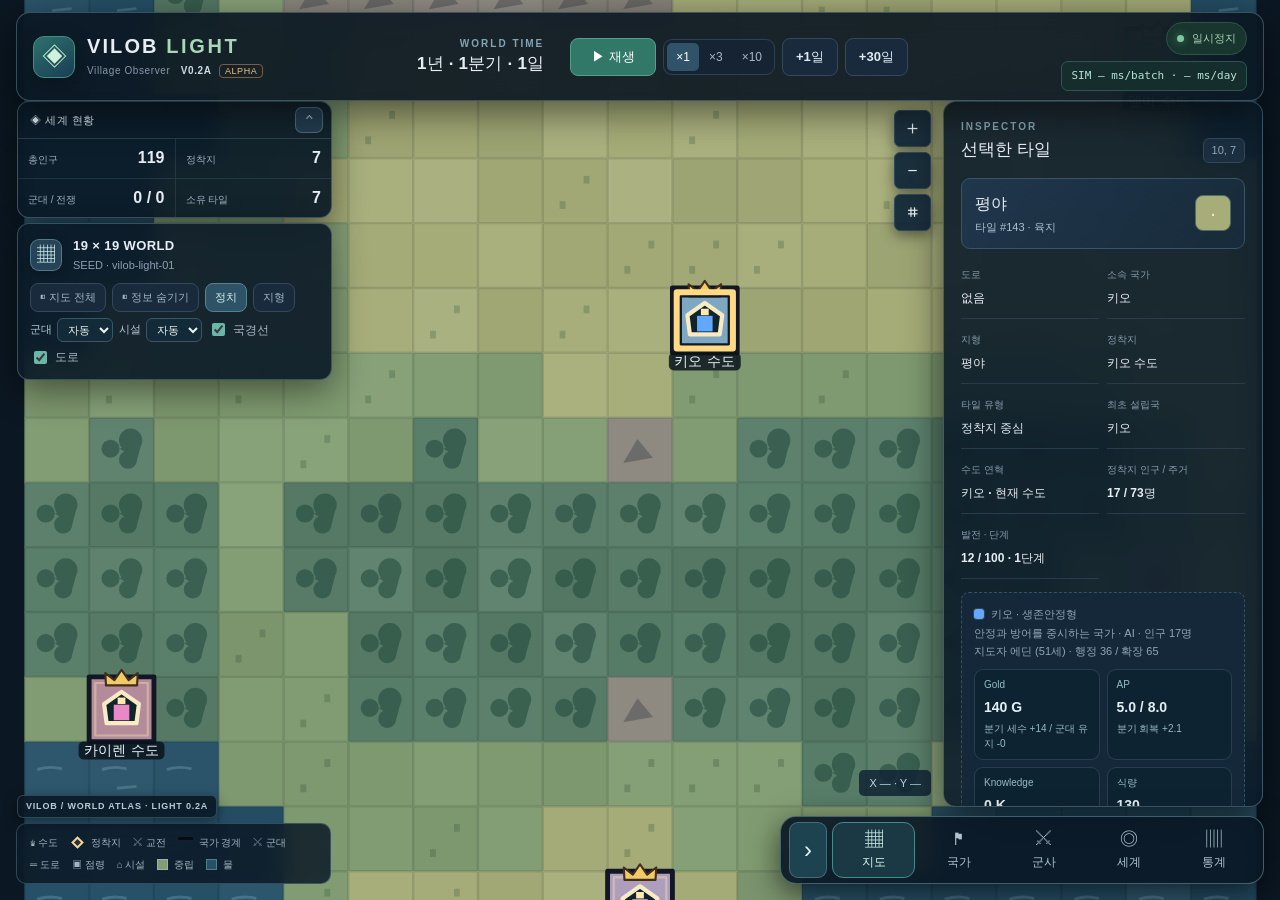
<file: VILOB-Light-V0.2A.html>
<!DOCTYPE html>

<html lang="ko">
<head>
<meta charset="utf-8"/>
<meta content="width=device-width, initial-scale=1, viewport-fit=cover" name="viewport"/>
<meta content="#0c1420" name="theme-color"/>
<meta content="VILOB Light — 지도 위 국가들의 이야기를 관찰하는 시뮬레이션" name="description"/>
<title>VILOB Light · V0.2A</title>
<style>
:root{font-family:Inter,ui-sans-serif,-apple-system,BlinkMacSystemFont,"Segoe UI","Noto Sans KR",sans-serif;color:#e8edf4;background:#0c1420;font-synthesis:none;line-height:1.5;--bg:#0c1420;--surface:#121e2d;--raised:#172538;--border:#29394b;--muted:#93a6b7;--accent:#85d0bb;--gold:#ebc384}
*{box-sizing:border-box}html,body{margin:0;min-height:100%;overflow-x:hidden}button,input{font:inherit}button{cursor:pointer}button:focus-visible,input:focus-visible{outline:2px solid #8bd6d0;outline-offset:3px}button:disabled{opacity:.48;cursor:default}button:hover:not(:disabled){filter:brightness(1.14)}.shell{max-width:1510px;margin:auto;padding:0 32px}.topbar{display:flex;align-items:center;justify-content:space-between;gap:24px;min-height:92px;border-bottom:1px solid #243346}.identity{display:flex;align-items:center;gap:12px;flex-shrink:0}.logo-icon{display:flex;align-items:center;justify-content:center;width:42px;height:42px;background:linear-gradient(145deg,#2d716d,#1a3d53);color:#cef3dc;border:1px solid #438e82;border-radius:11px;font-size:25px;box-shadow:0 7px 22px #0004}.brand-name{font-size:20px;font-weight:850;letter-spacing:2.1px;line-height:1.25}.brand-name span{font-weight:550;color:#a7d9b6;letter-spacing:2.6px}.brand-caption{color:#8699ab;font-size:10px;letter-spacing:.6px;margin-top:4px}.brand-caption b{font-weight:650;color:#cbd9e2;margin-left:7px}.alpha{font-size:9px;color:#f0bd82;border:1px solid #7b5c41;padding:1px 5px;border-radius:4px;margin-left:4px}.time-controls{display:flex;align-items:center;gap:26px}.time-wrap{display:flex;flex-direction:column;text-align:right}.time-hint,.eyebrow{font-size:10px;letter-spacing:2px;font-weight:750;color:#83a4b4}.time-wrap strong{font-size:17px;white-space:nowrap;letter-spacing:.2px}.controls{display:flex;align-items:center;gap:7px}.controls button,.map-head-controls button,.zoom-buttons button,.seed-inputs button,.file-actions button,.file-actions label{border:1px solid #34485b;background:#1a2a3d;color:#dfeaf2;border-radius:8px}.action-button{height:38px;padding:0 13px;font-size:13px;font-weight:650}.action-button.play{background:#317868;border-color:#52a18a;color:white;min-width:86px}.speed-group{background:#152333;padding:3px;display:flex;border:1px solid #2c4255;border-radius:9px;gap:1px}.speed-group .speed{border:0;background:transparent;font-size:12px;padding:5px 9px;border-radius:5px;color:#a5b8c6}.speed-group .speed.active{background:#31536a;color:white}.content{display:grid;grid-template-columns:minmax(0,1fr) 342px;gap:20px;align-items:start;padding-top:28px}.stage{min-width:0}.status-tag{font-size:11px;padding:7px 10px;border:1px solid #2e5349;border-radius:20px;color:#a8d1b6;background:#18362e;white-space:nowrap}.status-dot{display:inline-block;background:#7cc9a0;width:7px;height:7px;border-radius:50%;margin-right:5px;box-shadow:0 0 8px #7ad19b88}.stat-grid{display:grid;grid-template-columns:repeat(4,1fr);gap:10px;margin-bottom:14px}.stat{background:linear-gradient(130deg,#1a293a,#152333);border:1px solid var(--border);border-radius:10px;padding:12px 16px;display:flex;align-items:baseline;justify-content:space-between;gap:4px}.stat span{font-size:11px;color:#a1afbf}.stat b{font-size:20px;font-variant-numeric:tabular-nums}.map-card,.sidebar-card,.below-card,.history-card{border:1px solid #2d4153;background:#121e2c;border-radius:13px;overflow:hidden;box-shadow:0 6px 25px rgba(0,0,0,.08)}.map-card-head{min-height:63px;padding:12px 19px;display:flex;justify-content:space-between;align-items:center;gap:12px}.head-title,.seed-heading{display:flex;align-items:center;gap:11px}.head-icon{display:grid;place-items:center;background:#284056;color:#b9d7d1;font-size:18px;width:36px;height:36px;border-radius:9px}.head-title strong,.seed-heading strong{display:block;font-size:13px;letter-spacing:.4px}.head-title small,.seed-heading small{display:block;color:#8d9fb1;font-size:11px;margin-top:1px}.map-head-controls{display:flex;align-items:center;gap:6px}.map-head-controls .chip{padding:5px 12px;font-size:12px;color:#9eb6c2}.map-head-controls .chip.selected{background:#2f5366;color:#dff6ee;border-color:#4e8792}.checkbox-row{color:#a9b8c3;font-size:12px;display:flex;align-items:center;gap:5px;margin-left:8px;white-space:nowrap}.checkbox-row input{accent-color:#6bb6aa}.canvas-area{height:auto;aspect-ratio:1/1;width:100%;position:relative;overflow:hidden;background:#0b1722;border-top:1px solid #344858;border-bottom:1px solid #344858;user-select:none}#worldCanvas{display:block;width:100%;height:100%;touch-action:none;cursor:grab}#worldCanvas:active{cursor:grabbing}.zoom-buttons{position:absolute;right:13px;top:13px;display:grid;gap:5px}.zoom-buttons button{height:32px;width:32px;font-size:19px;border-radius:6px;background:#112536d9;color:#e8f3f6}.coordinate-badge{position:absolute;bottom:12px;right:13px;background:#112536d9;color:#c0d6df;padding:5px 10px;border-radius:5px;font-size:11px;font-variant-numeric:tabular-nums}.map-foot{display:flex;justify-content:space-between;align-items:center;gap:10px;min-height:51px;padding:11px 17px}.legend{display:flex;gap:16px;flex-wrap:wrap}.legend span{display:inline-flex;align-items:center;gap:6px;font-size:11px;color:#a4b4c1}.legend-icon{width:11px;height:11px;display:inline-block;border:1px solid #9dadb9}.legend-icon.capital{border:2px solid #f6d697;background:#28313e;transform:rotate(45deg);width:9px;height:9px;margin:0 3px}.legend-icon.border{border:0;border-top:3px solid #080b12;width:15px}.legend-icon.neutral{background:#829d73}.legend-icon.water{background:#255067;border-color:#547c8b}.map-tip{font-size:10px;color:#7790a3;white-space:nowrap}.below-card{padding:16px 18px;margin-top:14px}.seed-heading{margin-bottom:13px}.seed-inputs{display:flex;gap:8px}.seed-inputs input{flex:1;min-width:0;color:#e2eef2;border:1px solid #405369;background:#0c1825;border-radius:7px;padding:9px 12px;outline:none;font-size:13px}.seed-inputs button{padding:8px 13px;font-size:12px;white-space:nowrap}.seed-inputs .primary-button{background:#286e68;border-color:#469890;color:#e9faf3;font-weight:700}.file-actions{display:flex;flex-wrap:wrap;gap:6px;margin-top:12px}.file-actions button,.file-actions label{background:transparent;border:1px solid #35495a;color:#9fb5c5;border-radius:6px;padding:5px 9px;font-size:11px;cursor:pointer}.file-label input{display:none}.sidebar{display:flex;flex-direction:column;gap:16px;min-width:0}.sidebar-card{padding:20px}.card-heading{display:flex;justify-content:space-between;align-items:flex-end;gap:9px;margin-bottom:15px}.card-heading h2,.history-card h2{margin:3px 0 0;font-size:17px;font-weight:720}.small-label{color:#8eaabb;font-size:11px;border:1px solid #30495b;background:#1b2f40;border-radius:6px;padding:3px 8px}.inspector-content{display:grid;gap:13px}.tile-banner{padding:13px;border-radius:9px;background:linear-gradient(125deg,#20364b,#172b3a);border:1px solid #39546a;display:flex;align-items:center;justify-content:space-between;gap:8px}.terrain-title{font-size:16px;font-weight:700}.terrain-subtitle{font-size:11px;color:#adc0cf;margin-top:3px}.terrain-glyph{display:grid;place-items:center;width:36px;height:36px;border-radius:8px;color:#dcefd7;border:1px solid #516b62;background:#415b51;font-size:20px}.detail-grid{display:grid;grid-template-columns:1fr 1fr;gap:8px}.detail-item{border-bottom:1px solid #2a3b4c;padding:5px 0 9px}.detail-item small{display:block;color:#869cac;font-size:10px;margin-bottom:3px}.detail-item strong{font-size:12px;font-weight:650}.nation-pill{display:inline-flex;align-items:center;gap:7px;min-width:0}.nation-dot{display:inline-block;width:10px;height:10px;flex:none;border-radius:3px;box-shadow:0 0 0 1px #fff2}.inspector-note{color:#92a5b7;font-size:11px;line-height:1.65;padding:12px;background:#142839;border:1px dashed #325164;border-radius:8px}.nation-list{display:grid;gap:7px}.nation-row{display:flex;align-items:center;width:100%;text-align:left;gap:10px;padding:9px 10px;border-radius:8px;border:1px solid #2b4153;color:#e0ebf3;background:#162738;transition:background .12s,border-color .12s}.nation-row.active{background:#263c51;border-color:#719b9d;box-shadow:inset 3px 0 #a4dfc5}.nation-badge{width:26px;height:26px;display:grid;place-items:center;border-radius:6px;color:#0e1921;font-weight:850;font-size:11px}.nation-text{flex:1;min-width:0;display:block}.nation-text strong{font-size:13px;display:block}.nation-text small{font-size:10px;color:#9cabb9;display:block}.nation-count{font-variant-numeric:tabular-nums;color:#a9bdc7;font-size:12px}.milestone{display:flex;gap:8px;align-items:center;font-size:12px;margin:10px 0;color:#c2d1d9}.milestone .tick{color:#72c9a4;border-radius:50%;background:#203d38;width:19px;height:19px;display:grid;place-items:center;flex-shrink:0}.milestone.pending{color:#94a8ba}.milestone.pending .tick{background:#203042;color:#7894a8}.scope-note{color:#8da4b4;font-size:11px;border-top:1px solid #324254;padding-top:11px;margin:13px 0 0;line-height:1.65}.history-card{grid-column:1/-1;padding:19px 21px;display:flex;gap:24px;align-items:center;justify-content:space-between}.chronicle{font-size:12px;color:#bacdd4;display:flex;align-items:center;gap:13px}.event-tag{color:#a4d5c0;background:#244537;border:1px solid #466a5e;border-radius:4px;padding:2px 7px;font-size:10px}.footer{display:flex;justify-content:space-between;color:#71899b;font-size:10px;padding:19px 0 30px;gap:10px}.toast{opacity:0;pointer-events:none;position:fixed;bottom:24px;left:50%;transform:translate(-50%,10px);transition:opacity .2s,transform .2s;z-index:40;background:#203949;color:#e8f6f4;padding:12px 18px;border:1px solid #649688;border-radius:10px;max-width:90%;box-shadow:0 12px 34px #0007;font-size:13px;text-align:center}.toast.visible{opacity:1;transform:translate(-50%,0)}.sr-only{position:absolute;clip-path:inset(50%);width:1px;height:1px;overflow:hidden;white-space:nowrap}
@media(min-width:1460px){.content{grid-template-columns:minmax(0,1fr) 360px;gap:24px}}
@media(max-width:1100px){.shell{padding:0 18px}.content{grid-template-columns:minmax(0,1fr) 300px;gap:14px}.topbar{gap:9px}.time-controls{gap:14px}.action-button{padding:0 8px}.sidebar-card{padding:16px}.legend{gap:10px}.map-tip{display:none}}
@media(max-width:820px){.topbar{flex-wrap:wrap;padding:15px 0;gap:16px}.time-controls{flex:1;justify-content:space-between}.time-wrap{text-align:left}.content{grid-template-columns:minmax(0,1fr);padding-top:21px}.sidebar{display:grid;grid-template-columns:repeat(2,minmax(0,1fr));gap:12px}.notes-card{grid-column:1/-1}.history-card{grid-column:1}}
@media(max-width:540px){.shell{padding:0 11px}.topbar{min-height:unset;padding:15px 2px 13px;gap:13px}.logo-icon{width:36px;height:36px;font-size:22px}.brand-name{font-size:18px}.time-controls{width:100%;flex-direction:column;align-items:stretch;gap:10px}.time-wrap{flex-direction:row;justify-content:space-between;align-items:center}.time-wrap strong{font-size:15px}.controls{gap:5px;justify-content:space-between}.action-button{height:34px;flex:1;padding:0 5px}.action-button.play{min-width:70px}.speed-group .speed{padding:4px 7px}.status-tag{padding:5px 7px;font-size:9px;margin-top:17px}.stat-grid{gap:5px;margin-bottom:9px}.stat{padding:9px 8px;display:block}.stat span{display:block;font-size:10px}.stat b{display:block;font-size:18px}.map-card-head{padding:10px;flex-wrap:wrap}.head-title strong{font-size:12px}.head-icon{width:30px;height:30px}.map-head-controls{margin-left:auto}.checkbox-row{margin-left:3px;font-size:11px}.map-head-controls .chip{padding:4px 9px}.map-foot{padding:9px 11px;min-height:40px}.legend{gap:10px}.legend span{font-size:10px}.below-card{margin-top:9px;padding:13px 12px}.seed-inputs{gap:5px}.seed-inputs button{padding:8px;font-size:11px}.seed-inputs input{padding:8px;font-size:12px}.sidebar{grid-template-columns:1fr;gap:9px}.notes-card{grid-column:auto}.history-card{display:block}.chronicle{margin-top:12px}.footer{display:block}.footer span{display:block;margin-bottom:4px}}
@media(prefers-reduced-motion:reduce){*{transition:none!important;animation:none!important}}

/* V0.1A1 — SIM-only lightweight performance readout */
.runtime-group{display:flex;flex-direction:column;align-items:flex-end;gap:6px;min-width:0}
.sim-performance{font-size:11px;color:#b7e4d6;background:#152d2d;border:1px solid #2e5650;border-radius:7px;padding:6px 9px;font-variant-numeric:tabular-nums;font-family:ui-monospace,SFMono-Regular,Consolas,monospace;white-space:nowrap}
@media(max-width:540px){.runtime-group{align-items:flex-end;margin-left:auto}.sim-performance{font-size:10px;padding:5px 7px}.status-tag{margin-top:0}}

/* V0.1C — compact warfare/armies inspector */
.military-list,.army-list{display:grid;gap:7px}.war-row,.army-detail{display:grid;gap:3px;border:1px solid #334958;border-radius:7px;background:#162c3a;padding:10px;font-size:12px}.war-row strong,.army-detail strong{color:#ebd6a2;font-size:12px}.war-row small,.army-detail span,.army-detail small{color:#adbecd;font-size:11px}.war-row.active-war{border-color:#b29553}.war-empty{color:#8fa5b5;font-size:12px;line-height:1.7;padding:5px 0}.war-card{border-color:#514838}

/* V0.1D — clickable combat timeline, line and morale inspection */
.battle-choice{width:100%;text-align:left;cursor:pointer;color:#e8edf4;font:inherit;transition:border-color .1s,background .1s}
.battle-choice.selected-battle{border-color:#e5c580;background:#253c46}
.battle-report{display:grid;gap:9px;border:1px solid #6b6850;border-radius:9px;padding:12px;background:#172b33;font-size:11px}
.report-head{display:flex;align-items:flex-start;justify-content:space-between;gap:7px;flex-wrap:wrap}
.report-head strong{color:#f0dca6;font-size:12px}.report-head small{color:#9fb5be;font-size:10px}
.combat-pair{display:grid;grid-template-columns:repeat(2,minmax(0,1fr));gap:8px}
.combat-side{min-width:0;padding:9px;border:1px solid #344b55;background:#1c333d;border-radius:6px;display:grid;gap:3px}
.combat-side strong{font-size:11px}.combat-side small{font-size:10px;color:#c1ccd7}
.combat-morale-track{height:5px;border-radius:9px;background:#354a55;overflow:hidden}.combat-morale-track span{display:block;height:100%;border-radius:9px}
.combat-round{border-top:1px solid #39515a;padding-top:8px;display:grid;gap:3px}
.combat-round strong{font-size:11px;color:#e9e1cd}.combat-round small{font-size:10px;color:#c1d0d6;line-height:1.5}
.combat-round .combat-event{color:#edd18b}

/* V0.1D1 - compact nation economic ledger and map label controls */
.economy-grid{display:grid;grid-template-columns:repeat(2,minmax(0,1fr));gap:7px;margin:9px 0}
.economy-item{display:flex;flex-direction:column;gap:3px;min-width:0;border:1px solid rgba(117,151,165,.23);border-radius:9px;padding:8px 9px;background:rgba(8,29,40,.36)}
.economy-item strong{font-size:14px;color:#e3eff0;overflow-wrap:anywhere}
.economy-item small{font-size:10px;color:#99b9c8;line-height:1.45}
.army-mode-selector{display:flex;align-items:center;gap:5px;font-size:11px;color:#b5c8d3}
.army-mode-selector select{background:#132a38;color:#eaf4f2;border:1px solid #395668;border-radius:6px;padding:4px 6px;max-width:75px;font:inherit}
@media(max-width:500px){.economy-grid{grid-template-columns:repeat(2,minmax(0,1fr))}.army-mode-selector{font-size:10px}.army-mode-selector select{max-width:60px;padding:3px}}

/* V0.1E: fixed five-tab navigation; panels are views over one live World. */
.shell{padding-bottom:100px}.content{display:block;min-width:0;padding-top:20px}.tab-panel{display:none;min-width:0}.tab-panel.is-active{display:block}.map-side{min-width:0}.two-panel-layout{display:grid;grid-template-columns:minmax(240px,340px) minmax(0,1fr);gap:16px;align-items:start}.two-panel-layout>*{min-width:0}.section-title{margin-bottom:16px}.section-title h1{font-size:26px;line-height:1.35;margin:4px 0}.section-title p{color:var(--muted);font-size:13px;margin:0}.focus-card{min-height:300px}.bottom-tabs{position:fixed;bottom:0;left:0;right:0;z-index:40;display:flex;align-items:stretch;justify-content:center;gap:8px;background:rgba(9,21,33,.96);border-top:1px solid #355062;backdrop-filter:blur(12px);padding:9px 12px calc(9px + env(safe-area-inset-bottom))}.bottom-tab{color:#afc4cd;min-width:100px;border:1px solid transparent;background:none;border-radius:11px;padding:8px 12px;font-size:12px;font-weight:700;display:grid;gap:2px;justify-items:center}.bottom-tab span{font-size:22px;line-height:1.2}.bottom-tab.active{color:#d9f8f0;background:#1b3945;border-color:#428a8c}.topbar .runtime-group{min-width:0;align-items:flex-end}.nation-overview-grid{display:grid;grid-template-columns:repeat(2,minmax(0,1fr));gap:9px;margin:12px 0}.nation-summary{display:flex;align-items:center;gap:10px;margin-bottom:12px}.nation-summary .nation-badge{width:40px;height:40px;flex-shrink:0}.overview-section{border-top:1px solid #2c4253;margin-top:13px;padding-top:13px}.overview-section h3{font-size:14px;margin:0 0 8px}.overview-heading{font-size:19px;font-weight:800}.muted-line{color:#a8bdc9;font-size:12px}.jump-button{background:#183b49;border:1px solid #477787;color:#d5f2ed;border-radius:7px;padding:6px 10px;font-size:12px;font-weight:650}.jump-button:hover{background:#285263}.nation-action-row{display:flex;gap:8px;align-items:center;justify-content:space-between;flex-wrap:wrap;padding:8px 0;border-bottom:1px solid #2a3c4e}.nation-action-row:last-child{border-bottom:0}.nation-action-row strong{font-size:12px}.unit-pill{display:inline-block;background:#2d4451;color:#ddf0ec;border:1px solid #48616f;border-radius:7px;font-size:11px;padding:4px 7px;margin-right:4px;margin-top:4px}.comparison-controls{display:flex;gap:8px;flex-wrap:wrap;margin:12px 0 18px}.comparison-rows{display:grid;gap:14px}.compare-row{display:grid;grid-template-columns:minmax(75px,120px) minmax(0,1fr) 78px;gap:12px;align-items:center}.compare-name{display:flex;align-items:center;gap:8px;font-size:13px;font-weight:700}.compare-dot{width:11px;height:11px;border-radius:4px;flex-shrink:0}.compare-track{height:18px;background:#203346;border-radius:6px;overflow:hidden}.compare-fill{height:100%;min-width:0;border-radius:6px}.compare-value{text-align:right;font-size:12px;font-variant-numeric:tabular-nums;color:#dbecf4}.compare-row.active .compare-name{color:#f1d79d}.military-list .army-detail{display:grid;gap:5px}.military-meta{display:flex;gap:7px;flex-wrap:wrap}.tab-panel .history-card,.tab-panel .below-card{margin:0 0 16px}.tab-panel .notes-card{margin-top:16px}.tab-panel .nations-card,.tab-panel .war-card{margin:0}.footer{padding-bottom:10px}
@media(max-width:1050px){.topbar{gap:12px}}
@media(max-width:700px){.shell{padding:0 12px 95px}.content{padding-top:10px}.two-panel-layout{grid-template-columns:minmax(0,1fr);gap:10px}.bottom-tabs{gap:2px;padding:6px 5px calc(6px + env(safe-area-inset-bottom))}.bottom-tab{min-width:0;flex:1;padding:7px 2px;font-size:11px}.bottom-tab span{font-size:19px}.compare-row{grid-template-columns:82px minmax(0,1fr) 60px;gap:6px}.compare-name,.compare-value{font-size:11px}.section-title h1{font-size:22px}.section-title p{font-size:12px}.topbar{flex-wrap:wrap}.topbar .runtime-group{flex-basis:100%;align-items:flex-start}.stat-grid{grid-template-columns:repeat(2,minmax(0,1fr))}}
.comparison-controls .chip{background:#1b3544;color:#d4e7ec;border:1px solid #3b596d;border-radius:7px;padding:7px 15px;cursor:pointer;font-size:12px}
.comparison-controls .chip.selected{background:#255357;color:#e1fff3;border-color:#55aaa3}

/* V0.1E-H1: operation and occupation inspector */
.occupation-card,.occupation-row{margin:8px 0;padding:11px;background:rgba(137,93,41,.13);border:1px solid #986f43;border-radius:8px;display:grid;gap:7px}
.occupation-card small,.occupation-row small{color:#d2c5a7;font-size:11px}.occupation-track{height:8px;border-radius:8px;background:#36444a;overflow:hidden}.occupation-track span{display:block;height:100%;border-radius:8px}

/* V0.1G: compact permanent war history */
.war-history-card{margin-top:16px}.war-history-entry{padding:12px;border:1px solid rgba(151,174,185,.23);border-radius:12px;margin:8px 0;background:rgba(16,33,46,.36)}.war-history-entry summary{cursor:pointer;display:flex;flex-direction:column;gap:6px}.war-history-names{display:flex;flex-wrap:wrap;gap:6px;align-items:center}.war-history-details{display:grid;gap:7px;margin-top:12px;padding-top:9px;border-top:1px solid rgba(145,169,183,.2);font-size:.85rem;line-height:1.6;overflow-wrap:anywhere}

/* V0.1G1: deterministic RNG policy controls */
.rng-options{display:flex;flex-direction:column;gap:11px}.rng-fixed-row{display:flex;align-items:center;gap:8px;font-size:13px;font-weight:700;color:#e2edf0}.rng-fixed-row input{accent-color:#6ec8ad;width:16px;height:16px}.rng-fixed-row small{font-size:11px;color:#91a9b9;font-weight:400}.rng-period-row{display:flex;align-items:center;gap:10px;flex-wrap:wrap;font-size:12px;color:#bbcad2}.rng-period-row select{padding:7px 10px;border:1px solid #527082;border-radius:7px;background:#142c3d;color:#e5f2f4;font-size:12px}.rng-period-row select:disabled{opacity:.45}.rng-description{font-size:12px;color:#9fb9c1;line-height:1.6}


/* V0.1G3 — permanent Atlas map: the prior basic map is no longer selectable. */
Atlas map interface. */
#atlasInspectorToggle,#atlasMapFitToggle{display:none}
body.atlas-mode{overflow:hidden}
body.atlas-mode .shell{max-width:none;padding:0}
body.atlas-mode .content{padding:0}
body.atlas-mode #tab-map{position:fixed;inset:0;z-index:2;display:block;min-width:0}
body.atlas-mode #tab-map .map-tab-layout,body.atlas-mode #tab-map .stage{display:block;position:static;width:auto;min-width:0}
body.atlas-mode #tab-map .page-header{display:none}
body.atlas-mode #tab-map .map-card{position:static;border:0;border-radius:0;background:transparent;box-shadow:none;overflow:visible}
body.atlas-mode #tab-map .canvas-area{position:fixed;inset:0;z-index:0;width:100vw;height:100vh;height:100dvh;min-height:0;aspect-ratio:auto;border:0;background:#142536}
body.atlas-mode #tab-map #worldCanvas{width:100%;height:100%}
body.atlas-mode .topbar{position:fixed;top:12px;left:16px;right:16px;z-index:46;max-width:none;min-height:70px;padding:9px 16px;border:1px solid rgba(133,178,192,.36);border-radius:14px;background:rgba(10,22,34,.91);box-shadow:0 10px 38px #0008;backdrop-filter:blur(18px);-webkit-backdrop-filter:blur(18px)}
body.atlas-mode .topbar .identity{min-width:180px}
body.atlas-mode #tab-map #statGrid{position:fixed;top:101px;left:17px;z-index:25;width:315px;margin:0;display:grid;grid-template-columns:repeat(2,minmax(0,1fr));gap:7px}
body.atlas-mode #tab-map #statGrid .stat{padding:8px 11px;background:rgba(12,27,40,.87);border-color:rgba(116,162,176,.4);box-shadow:0 3px 18px #0004}
body.atlas-mode #tab-map #statGrid .stat span{font-size:10px}
body.atlas-mode #tab-map #statGrid .stat b{font-size:18px}
body.atlas-mode #tab-map .map-card-head{position:fixed;z-index:26;left:17px;top:228px;width:315px;max-height:calc(100dvh - 390px);min-height:0;overflow-y:auto;padding:12px;display:flex;flex-direction:column;align-items:stretch;gap:10px;border-radius:12px;border:1px solid rgba(116,162,176,.4);background:rgba(10,25,38,.9);box-shadow:0 10px 35px #0007;backdrop-filter:blur(12px);-webkit-backdrop-filter:blur(12px)}
body.atlas-mode #tab-map .map-card-head .head-title .head-icon{width:32px;height:32px}
body.atlas-mode #tab-map .map-head-controls{display:flex;flex-wrap:wrap;justify-content:flex-start;align-items:center;gap:6px;margin:0}
body.atlas-mode #tab-map .map-head-controls .chip{font-size:11px;padding:5px 9px}
body.atlas-mode #tab-map .map-head-controls .checkbox-row{margin:0 5px 0 0}
body.atlas-mode #tab-map .map-head-controls .army-mode-selector{font-size:11px}
body.atlas-mode #tab-map .map-side{position:fixed;z-index:27;right:17px;top:101px;bottom:93px;width:clamp(275px,25vw,342px);display:block;min-width:0}
body.atlas-mode #tab-map .map-side .sidebar-card{position:static;max-height:100%;height:100%;overflow-y:auto;background:rgba(12,27,40,.90);border:1px solid rgba(125,166,184,.43);box-shadow:0 12px 38px #0009;backdrop-filter:blur(16px);-webkit-backdrop-filter:blur(16px);padding:17px}
body.atlas-mode #tab-map .map-foot{position:fixed;z-index:25;bottom:94px;left:17px;display:block;width:315px;min-height:0;padding:11px 13px;border-radius:10px;border:1px solid rgba(116,162,176,.35);background:rgba(11,25,37,.84);backdrop-filter:blur(12px);-webkit-backdrop-filter:blur(12px)}
body.atlas-mode #tab-map .legend{gap:7px 12px}
body.atlas-mode #tab-map .legend span{font-size:10px}
body.atlas-mode #tab-map .map-tip{display:none}
body.atlas-mode #tab-map .zoom-buttons{position:fixed;z-index:26;top:110px;right:calc(clamp(275px,25vw,342px) + 29px)}
body.atlas-mode #tab-map .zoom-buttons button{height:37px;width:37px;background:#0e2437e8;box-shadow:0 4px 14px #0007}
body.atlas-mode #tab-map .coordinate-badge{z-index:26;position:fixed;right:calc(clamp(275px,25vw,342px) + 29px);bottom:104px}
body.atlas-mode .bottom-tabs{z-index:50;left:50%;right:auto;bottom:12px;transform:translateX(-50%);width:max-content;max-width:calc(100vw - 22px);border:1px solid rgba(118,158,172,.52);border-radius:16px;padding:5px 8px;gap:2px;background:rgba(9,23,36,.91);box-shadow:0 9px 30px #0009}
body.atlas-mode .bottom-tab{min-width:83px;padding:6px 10px}
body.atlas-mode .bottom-tab span{font-size:18px}
body.atlas-mode .footer{display:none}
body.atlas-mode #atlasInspectorToggle,body.atlas-mode #atlasMapFitToggle{display:inline-block}
body.atlas-mode.atlas-inspector-hidden #tab-map .map-side{display:none}
body.atlas-mode.atlas-inspector-hidden #tab-map .zoom-buttons{right:16px}
body.atlas-mode.atlas-inspector-hidden #tab-map .coordinate-badge{right:16px}
@media(max-height:680px) and (min-width:721px){
 body.atlas-mode #tab-map .map-card-head{top:210px;max-height:calc(100dvh - 313px)}
 body.atlas-mode #tab-map .map-foot{display:none}
}
@media(max-width:950px) and (min-width:721px){
 body.atlas-mode .topbar{gap:8px;padding:8px 10px}
 body.atlas-mode .time-controls{gap:7px}
 body.atlas-mode #tab-map #statGrid,body.atlas-mode #tab-map .map-card-head,body.atlas-mode #tab-map .map-foot{left:9px;width:245px}
 body.atlas-mode #tab-map .map-side{right:9px;width:252px}
 body.atlas-mode #tab-map .zoom-buttons,body.atlas-mode #tab-map .coordinate-badge{right:270px}
 body.atlas-mode .brand-name{font-size:16px}
}
@media(max-width:720px){
 body.atlas-mode .topbar{top:7px;left:7px;right:7px;min-height:0;padding:7px 9px;display:flex;flex-wrap:wrap;align-items:center;gap:5px 8px;border-radius:12px}
 body.atlas-mode .topbar .identity{min-width:0;flex:1 1 110px;gap:7px}
 body.atlas-mode .topbar .logo-icon{width:27px;height:27px;font-size:18px;border-radius:7px}
 body.atlas-mode .topbar .brand-name{font-size:14px;letter-spacing:1px}
 body.atlas-mode .topbar .brand-name span{letter-spacing:1px}
 body.atlas-mode .topbar .brand-caption{display:none}
 body.atlas-mode .topbar .time-controls{width:100%;flex:1 1 100%;flex-direction:row;align-items:center;gap:5px;justify-content:space-between}
 body.atlas-mode .topbar .time-wrap{min-width:0;flex:none}
 body.atlas-mode .topbar .time-hint{display:none}
 body.atlas-mode .topbar .time-wrap strong{font-size:11px;letter-spacing:-.25px}
 body.atlas-mode .topbar .controls{gap:2px;justify-content:end}
 body.atlas-mode .topbar .action-button{height:29px;min-width:0;padding:0 6px;font-size:11px;flex:none}
 body.atlas-mode .topbar .speed-group{padding:2px}
 body.atlas-mode .topbar .speed{padding:3px 5px;font-size:10px}
 body.atlas-mode .topbar .runtime-group{flex:none;align-items:flex-end;flex-basis:auto;margin:0}
 body.atlas-mode .topbar .status-tag{display:none}
 body.atlas-mode .topbar .sim-performance{padding:3px 5px;font-size:9px;max-width:190px;overflow:hidden;text-overflow:ellipsis}
 body.atlas-mode #tab-map #statGrid{top:111px;left:7px;right:7px;width:auto;grid-template-columns:repeat(4,minmax(0,1fr));gap:4px}
 body.atlas-mode #tab-map #statGrid .stat{padding:5px 6px;display:block;min-width:0}
 body.atlas-mode #tab-map #statGrid .stat span{display:block;font-size:9px;white-space:nowrap}
 body.atlas-mode #tab-map #statGrid .stat b{display:block;font-size:14px}
 body.atlas-mode #tab-map .map-card-head{top:174px;left:7px;right:7px;width:auto;max-height:148px;padding:7px 9px;gap:5px}
 body.atlas-mode #tab-map .map-card-head .head-title{display:none}
 body.atlas-mode #tab-map .map-head-controls{gap:4px 5px}
 body.atlas-mode #tab-map .map-head-controls .chip{font-size:10px;padding:4px 7px}
 body.atlas-mode #tab-map .map-head-controls .army-mode-selector{font-size:10px}
 body.atlas-mode #tab-map .map-head-controls .army-mode-selector select{font-size:10px;padding:3px;max-width:65px}
 body.atlas-mode #tab-map .map-head-controls .checkbox-row{font-size:10px;gap:2px}
 body.atlas-mode #tab-map .map-foot{display:none}
 body.atlas-mode #tab-map .zoom-buttons{right:9px;top:300px}
 body.atlas-mode #tab-map .zoom-buttons button{height:34px;width:34px}
 body.atlas-mode #tab-map .coordinate-badge{right:9px;bottom:76px;font-size:10px}
 body.atlas-mode #tab-map .map-side{display:none;left:7px;right:7px;bottom:72px;top:auto;width:auto;max-height:min(48dvh,375px)}
 body.atlas-mode #tab-map .map-side .sidebar-card{height:auto;max-height:min(48dvh,375px);padding:11px;overflow-y:auto}
 body.atlas-mode.atlas-inspector-open #tab-map .map-side{display:block}
 body.atlas-mode .bottom-tabs{bottom:6px;width:calc(100vw - 14px);padding:4px;gap:1px;border-radius:12px}
 body.atlas-mode .bottom-tab{min-width:0;flex:1;font-size:10px;padding:5px 2px}
 body.atlas-mode .bottom-tab span{font-size:16px}
}
@media(max-width:410px){body.atlas-mode .topbar .time-wrap strong{font-size:10px}body.atlas-mode .topbar .action-button{padding:0 4px;font-size:10px}body.atlas-mode .topbar .speed{padding:3px 4px}}


/* Atlas map: corner-docked controls and ▦ collapsible map settings.
   Visual layout only; no simulation, renderer math, or save keys modified. */
.atlas-legend-toggle{display:none}
body.atlas-mode #tab-map .atlas-settings-toggle{
  display:grid;place-items:center;flex-shrink:0;padding:0;cursor:pointer;
  border:1px solid rgba(127,181,194,.48);background:#274358;color:#d6f3ef;
  box-shadow:0 2px 12px #0004;
}
body.atlas-mode #tab-map .atlas-settings-toggle:hover{background:#36617a}
body.atlas-mode #tab-map .atlas-settings-toggle:focus-visible,
body.atlas-mode #tab-map .atlas-legend-toggle:focus-visible{outline:2px solid #9eeed6;outline-offset:3px}
/* Icon remains visible and clickable after its panel is collapsed. */
body.atlas-mode.atlas-settings-collapsed #tab-map .map-card-head{
  width:48px;max-width:48px;height:48px;min-height:48px;max-height:48px;
  padding:6px;overflow:visible;align-items:center;gap:0;
}
body.atlas-mode.atlas-settings-collapsed #tab-map .map-card-head .head-title{width:100%;justify-content:center}
body.atlas-mode.atlas-settings-collapsed #tab-map .map-card-head .head-title > div,
body.atlas-mode.atlas-settings-collapsed #tab-map .map-head-controls{display:none}
body.atlas-mode.atlas-settings-collapsed #tab-map .atlas-settings-toggle{width:34px;height:34px}
/* Permanent docks: informational legend on left, navigation on right. */
body.atlas-mode #tab-map .map-foot{left:16px;bottom:16px;display:block}
body.atlas-mode .bottom-tabs{
  left:auto;right:16px;bottom:16px;transform:none;
  width:max-content;max-width:calc(100vw - 32px);
}
@media(max-height:680px) and (min-width:721px){
  body.atlas-mode #tab-map .map-foot{display:block;bottom:12px}
}
@media(max-width:950px) and (min-width:721px){
  body.atlas-mode #tab-map .map-foot{left:9px;bottom:12px}
  body.atlas-mode .bottom-tabs{right:9px;bottom:12px}
}
@media(max-width:720px){
  /* Make the ▦ affordance visible even on narrow screens. */
  body.atlas-mode #tab-map .map-card-head .head-title{display:flex;min-height:30px;gap:7px}
  body.atlas-mode #tab-map .map-card-head .head-title > div{display:none}
  body.atlas-mode #tab-map .map-card-head .atlas-settings-toggle{height:30px;width:30px}
  body.atlas-mode #tab-map .map-card-head{top:174px}
  body.atlas-mode.atlas-settings-collapsed #tab-map .map-card-head{
    width:44px;max-width:44px;height:44px;min-height:44px;max-height:44px;
    padding:6px;left:7px;right:auto;top:174px;
  }
  body.atlas-mode.atlas-settings-collapsed #tab-map .atlas-settings-toggle{height:30px;width:30px}
  body.atlas-mode #tab-map .map-foot{
    display:block;left:7px;bottom:7px;right:auto;width:auto;
    min-height:0;padding:0;border:0;background:transparent;box-shadow:none;
    overflow:visible;backdrop-filter:none;-webkit-backdrop-filter:none;z-index:51;
  }
  body.atlas-mode #tab-map .atlas-legend-toggle{
    display:block;border:1px solid rgba(118,158,172,.52);border-radius:11px;
    padding:10px 9px;background:rgba(9,23,36,.93);box-shadow:0 6px 22px #0008;
    color:#d4e9ed;font-size:11px;font-weight:700;cursor:pointer;min-width:89px;
  }
  body.atlas-mode #tab-map .map-foot .legend{display:none}
  body.atlas-mode.atlas-legend-open #tab-map .map-foot .legend{
    position:absolute;left:0;bottom:calc(100% + 9px);width:min(266px,calc(100vw - 14px));
    display:flex;flex-wrap:wrap;gap:8px 12px;padding:12px;
    border:1px solid rgba(118,158,172,.52);border-radius:12px;
    background:rgba(9,23,36,.96);box-shadow:0 8px 28px #000a;
    backdrop-filter:blur(14px);-webkit-backdrop-filter:blur(14px);
  }
  body.atlas-mode .bottom-tabs{
    left:auto;right:7px;bottom:7px;transform:none;
    width:min(268px,calc(100vw - 117px));max-width:calc(100vw - 117px);
    padding:4px;gap:1px;
  }
  body.atlas-mode .bottom-tab{min-width:0;flex:1;padding:5px 1px;font-size:10px}
}


/* Atlas map: single collapsible top-left statistics panel + tethered ▦ control. */
.atlas-stats-header{display:none}
.atlas-stat-items{display:contents}
.atlas-legend-watermark{display:none}
.atlas-wm-compact{display:none}
body.atlas-mode #tab-map #statGrid{
  display:flex;flex-direction:column;gap:0;overflow:hidden;
  border:1px solid rgba(116,162,176,.43);border-radius:12px;
  padding:0;background:rgba(10,25,38,.92);box-shadow:0 10px 35px #0007;
  backdrop-filter:blur(12px);-webkit-backdrop-filter:blur(12px)
}
body.atlas-mode #tab-map .atlas-stats-header{
  min-height:36px;padding:5px 8px 5px 12px;display:flex;align-items:center;
  justify-content:space-between;gap:12px;color:#dceaf1;
  font-size:11px;font-weight:750;letter-spacing:.5px;
}
body.atlas-mode #tab-map .atlas-stats-header button{
  display:grid;place-items:center;min-height:26px;min-width:28px;padding:0;
  border:1px solid rgba(124,164,180,.45);border-radius:7px;
  background:rgba(39,67,88,.8);color:#d7eef1;cursor:pointer;
  font-size:19px;line-height:1;
}
body.atlas-mode #tab-map .atlas-stats-header button:hover{background:#36617a}
body.atlas-mode #tab-map .atlas-stats-header button:focus-visible{outline:2px solid #9eeed6;outline-offset:2px}
body.atlas-mode #tab-map .atlas-stat-items{
  display:grid;grid-template-columns:repeat(2,minmax(0,1fr));gap:0;
  border-top:1px solid rgba(116,162,176,.25)
}
body.atlas-mode #tab-map #statGrid .stat{
  min-width:0;min-height:39px;display:flex;align-items:baseline;justify-content:space-between;
  gap:4px;margin:0;border:0;border-radius:0;padding:7px 10px;
  box-shadow:none;background:transparent;
}
body.atlas-mode #tab-map #statGrid .stat:nth-child(2n){border-left:1px solid rgba(116,162,176,.17)}
body.atlas-mode #tab-map #statGrid .stat:nth-child(n+3){border-top:1px solid rgba(116,162,176,.17)}
body.atlas-mode #tab-map #statGrid .stat span{font-size:10px;white-space:nowrap}
body.atlas-mode #tab-map #statGrid .stat b{font-size:16px;white-space:nowrap}
body.atlas-mode.atlas-stats-collapsed #tab-map .atlas-stat-items{display:none}
body.atlas-mode #tab-map .map-card-head{top:223px;transition:top .16s ease}
body.atlas-mode.atlas-stats-collapsed #tab-map .map-card-head{top:146px}
/* Secondary collapsible settings icon is always tied to the statistics panel height. */
body.atlas-mode #tab-map .atlas-legend-watermark{
  display:block;position:absolute;left:0;bottom:calc(100% + 6px);
  padding:4px 8px;max-width:100%;width:max-content;
  white-space:nowrap;color:#b6cbd6;letter-spacing:.8px;
  background:rgba(11,25,37,.9);border:1px solid rgba(116,162,176,.32);
  border-radius:6px;font-size:9px;font-weight:650;
  box-shadow:0 4px 14px #0006;pointer-events:none
}
@media(max-width:950px) and (min-width:721px){
  body.atlas-mode #tab-map #statGrid .stat{padding:6px 7px}
  body.atlas-mode #tab-map #statGrid .stat span{font-size:9px}
  body.atlas-mode #tab-map #statGrid .stat b{font-size:14px}
}
@media(max-width:720px){
  body.atlas-mode #tab-map #statGrid{top:111px}
  body.atlas-mode #tab-map .atlas-stats-header{min-height:30px;padding:2px 7px;font-size:10px}
  body.atlas-mode #tab-map .atlas-stats-header button{min-height:24px;min-width:27px;font-size:17px}
  body.atlas-mode #tab-map .atlas-stat-items{grid-template-columns:repeat(4,minmax(0,1fr))}
  body.atlas-mode #tab-map #statGrid .stat{
    min-height:37px;display:flex;flex-direction:column;align-items:start;
    justify-content:center;gap:1px;padding:4px 5px;border-top:0;
  }
  body.atlas-mode #tab-map #statGrid .stat:nth-child(2n){border-left:0}
  body.atlas-mode #tab-map #statGrid .stat:not(:first-child){border-left:1px solid rgba(116,162,176,.17)}
  body.atlas-mode #tab-map #statGrid .stat span{font-size:9px}
  body.atlas-mode #tab-map #statGrid .stat b{font-size:14px}
  body.atlas-mode #tab-map .map-card-head,
  body.atlas-mode.atlas-settings-collapsed #tab-map .map-card-head{top:195px}
  body.atlas-mode.atlas-stats-collapsed #tab-map .map-card-head,
  body.atlas-mode.atlas-stats-collapsed.atlas-settings-collapsed #tab-map .map-card-head{top:149px}
  body.atlas-mode #tab-map .atlas-wm-full{display:none}
  body.atlas-mode #tab-map .atlas-wm-compact{display:inline}
  body.atlas-mode #tab-map .atlas-legend-watermark{
    width:max-content;max-width:min(220px,calc(100vw - 20px));
    padding:4px 7px;font-size:8px;letter-spacing:.35px;
  }
}


/* G4: explicit dimension selector for square / wide worlds. */
.world-size-choice{display:flex;align-items:center;gap:12px;margin:10px 0 14px;flex-wrap:wrap}.world-size-choice label{font-size:12px;color:#a8cad0;font-weight:700}.world-size-choice select{background:#132b3c;color:#e5f1f3;border:1px solid #4c7182;border-radius:8px;padding:8px 10px;font-size:13px;min-width:235px;max-width:100%}

/* V0.1G4C — the navigation dock slides beyond the right edge, leaving its
 * leftmost chevron as an accessible handle. The other four tabs are unchanged. */
.atlas-tabs-toggle{display:none}
body.atlas-mode .bottom-tabs{transition:transform .20s ease}
body.atlas-mode .bottom-tabs .atlas-tabs-toggle{
  display:grid;place-items:center;align-self:stretch;flex:none;
  width:38px;min-width:38px;margin:0 3px 0 0;padding:0;
  border:1px solid rgba(111,165,178,.45);border-radius:9px;
  background:rgba(32,70,85,.9);color:#e0f7ef;font-size:24px;line-height:1;
}
body.atlas-mode.atlas-tabs-collapsed .bottom-tabs{
  transform:translateX(calc(100% - 44px));
}
@media(max-width:720px){
  body.atlas-mode .bottom-tabs .atlas-tabs-toggle{
    width:34px;min-width:34px;font-size:21px;margin-right:2px;
  }
  body.atlas-mode.atlas-tabs-collapsed .bottom-tabs{
    transform:translateX(calc(100% - 39px));
  }
}

/* V0.2A — nation technology and war-first military view */
.military-primary,.military-secondary,.army-roster-collapsible{margin-bottom:14px}
.army-roster-collapsible{padding:0!important;overflow:hidden}
.army-roster-collapsible summary{list-style:none;cursor:pointer;display:flex;align-items:center;justify-content:space-between;gap:12px;padding:17px 20px;color:#e8edf4}
.army-roster-collapsible summary::-webkit-details-marker{display:none}
.army-roster-collapsible summary strong{display:inline-block;font-size:16px;margin:2px 9px 0 0}
.army-roster-collapsible summary small{font-size:11px;color:#9bb5c5}
.army-roster-chevron{font-size:23px;color:#91bdc1;transition:transform .15s}
.army-roster-collapsible[open] .army-roster-chevron{transform:rotate(180deg)}
.army-roster-content{padding:0 17px 18px}
.comparison-sort-control{display:flex;justify-content:flex-end;align-items:center;gap:9px;margin:0 0 14px;font-size:12px;color:#a9c0cc}
.comparison-sort-control select{background:#1a3342;border:1px solid #436477;border-radius:7px;color:#e8f2f5;padding:6px 9px}
.tech-overview{display:grid;gap:9px}.tech-current{font-size:12px;color:#e4cc96;padding:8px 10px;background:#1c3440;border:1px solid #3d6066;border-radius:7px}
.tech-progress{height:7px;background:#2d4654;border-radius:8px;overflow:hidden}.tech-progress span{height:100%;display:block;background:#80c4a8}
.tech-branch{padding:9px 10px;background:#142b3a;border:1px solid #314c5a;border-radius:9px;display:grid;grid-template-columns:repeat(3,minmax(0,1fr));gap:6px}
.tech-branch>strong{grid-column:1/-1;font-size:12px;color:#c9dedf}
.tech-item{padding:8px 7px;display:flex;gap:5px;align-items:flex-start;min-width:0;border:1px solid #375064;border-radius:7px;background:#1b3241}
.tech-item.is-unlocked{border-color:#5b9a83;background:#24453c}.tech-item.is-researching{border-color:#bca15f}.tech-item.is-locked{opacity:.57}
.tech-item strong{font-size:11px;display:block;overflow-wrap:anywhere}.tech-item small{font-size:10px;display:block;color:#adbdc8;line-height:1.5;overflow-wrap:anywhere}
.tech-status{font-size:13px;flex:none}
@media(max-width:620px){.tech-branch{grid-template-columns:1fr}.army-roster-collapsible summary{padding:13px}}
.army-roster-collapsible summary .eyebrow{display:block;margin-bottom:3px}
.army-roster-collapsible summary strong{margin-top:0}

</style>
</head>
<body>

<div class="shell">
<header class="topbar">
<div class="identity"><div aria-hidden="true" class="logo-icon">◈</div><div><div class="brand-name">VILOB <span>LIGHT</span></div><div class="brand-caption">Village Observer <b>V0.2A</b> <span class="alpha">ALPHA</span></div></div></div>
<div class="time-controls">
<div class="time-wrap"><span class="time-hint">WORLD TIME</span><strong id="timeLabel">1년 · 1분기 · 1일</strong></div>
<div aria-label="시뮬레이션 시간 조작" class="controls">
<button aria-label="재생" class="action-button play" id="playBtn" title="재생">▶ <span>재생</span></button>
<div aria-label="진행 속도" class="speed-group" role="group"><button aria-pressed="true" class="speed active" data-speed="1">×1</button><button aria-pressed="false" class="speed" data-speed="3">×3</button><button aria-pressed="false" class="speed" data-speed="10">×10</button></div>
<button class="action-button step" id="stepBtn" title="1일 진행">+1일</button>
<button class="action-button step" id="monthBtn" title="30일 진행">+30일</button>
</div>
</div>
<div class="runtime-group"><div class="status-tag"><span class="status-dot"></span> <span id="runtimeStatus">준비 완료</span></div><div aria-live="off" class="sim-performance" id="simPerformance">SIM — ms/batch · — ms/day</div></div></header>
<main class="content"><section class="tab-panel is-active" id="tab-map"><div class="map-tab-layout"><section class="stage">

<div aria-live="polite" class="stat-grid" id="statGrid"><div class="atlas-stats-header"><span>◈ 세계 현황</span><button type="button" id="atlasStatsToggle" aria-expanded="true" aria-controls="atlasStatItems" aria-label="세계 현황 접기" title="세계 현황 접기">⌃</button></div><div id="atlasStatItems" class="atlas-stat-items"><div class="stat"><span>총인구</span><b>119</b></div><div class="stat"><span>정착지</span><b>7</b></div><div class="stat"><span>소유 타일</span><b>7</b></div><div class="stat"><span>중립 육지</span><b>—</b></div></div></div>
<section aria-label="세계 지도" class="map-card">
<div class="map-card-head"><div class="head-title"><button type="button" class="head-icon atlas-settings-toggle" id="atlasSettingsToggle" aria-label="지도 설정 접기" aria-expanded="true" aria-controls="atlasMapSettingsContent" title="지도 설정 접기">▦</button><div><strong id="mapDimensionLabel">19 × 19 WORLD</strong><small id="seedBadge">SEED · —</small></div></div><div class="map-head-controls" id="atlasMapSettingsContent"><button class="chip atlas-fit-button" id="atlasMapFitToggle" type="button" title="지도 화면 맞춤 전환">◧ 지도 전체</button><button class="chip atlas-inspector-button" id="atlasInspectorToggle" type="button" aria-expanded="true" title="타일 정보창 표시 전환">◧ 정보 숨기기</button><button class="chip selected" data-map-mode="political">정치</button><button class="chip" data-map-mode="terrain">지형</button><label class="army-mode-selector">군대 <select aria-label="지도 군대 정보 표시" id="armyLabels"><option selected="" value="auto">자동</option><option value="compact">간략</option><option value="detail">상세</option></select></label><label class="army-mode-selector">시설 <select aria-label="지도 시설 표시" id="buildingLabels"><option value="auto" selected="">자동</option><option value="off">끔</option><option value="detail">상세</option></select></label><label class="checkbox-row"><input checked="" id="bordersToggle" type="checkbox"/> 국경선</label><label class="checkbox-row"><input checked="" id="roadsToggle" type="checkbox"/> 도로</label></div></div>
<div class="canvas-area" id="canvasArea"><canvas aria-label="타일을 선택하거나 드래그해 지도를 이동할 수 있습니다." id="worldCanvas"></canvas><div class="zoom-buttons"><button aria-label="확대" id="zoomInBtn" title="확대">＋</button><button aria-label="축소" id="zoomOutBtn" title="축소">－</button><button aria-label="전체 지도" id="resetViewBtn" title="지도 중앙으로">⌗</button></div><div class="coordinate-badge" id="coordinateLabel">X — · Y —</div></div>
<div class="map-foot"><div class="atlas-legend-watermark" aria-hidden="true"><span class="atlas-wm-full">VILOB / WORLD ATLAS · LIGHT 0.2A</span><span class="atlas-wm-compact">VILOB / ATLAS</span></div><button class="atlas-legend-toggle" id="atlasLegendToggle" type="button" aria-controls="atlasLegendList" aria-expanded="false" title="지도 범례 보기">◇ 범례</button><div class="legend" id="atlasLegendList"><span>♛ 수도</span><span><i class="legend-icon capital"></i> 정착지</span><span>⚔ 교전</span><span><i class="legend-icon border"></i> 국가 경계</span><span>⚔ 군대</span><span>═ 도로</span><span>▣ 점령</span><span>⌂ 시설</span><span><i class="legend-icon neutral"></i> 중립</span><span><i class="legend-icon water"></i> 물</span></div><span class="map-tip">선택 · 드래그 · 스크롤/핀치 확대</span></div>
</section>

</section><aside class="map-side"><section class="sidebar-card inspector-card"><div class="card-heading"><div><div class="eyebrow">INSPECTOR</div><h2>선택한 타일</h2></div><span class="small-label" id="tileCoord">—</span></div><div class="inspector-content" id="tileInspector">지도의 타일을 선택해 주세요.</div></section></aside></div></section><section class="tab-panel" id="tab-nation"><div class="section-title"><div class="eyebrow">NATIONS &amp; ECONOMY</div><h1>국가</h1><p>국가를 선택해 경제·지도자·정착지 현황을 살펴보세요.</p></div><div class="two-panel-layout"><section class="sidebar-card nations-card"><div class="card-heading"><div><div class="eyebrow">NATIONS</div><h2 id="nationRosterTitle">일곱 국가</h2></div><span class="small-label" id="nationRosterTotal">7 / 7</span></div><div class="nation-list" id="nationList"></div></section><section class="sidebar-card focus-card" id="nationOverviewCard"><div class="card-heading"><div><div class="eyebrow">SELECTED NATION</div><h2>국가 개요</h2></div></div><div id="nationOverview"></div></section></div></section><section class="tab-panel" id="tab-military"><div class="section-title"><div class="eyebrow">MILITARY &amp; BATTLES</div><h1>군사</h1><p>진행 중인 전쟁과 교전을 먼저 확인하고, 필요할 때 부대 정보를 펼치세요.</p></div>
<section class="sidebar-card war-card military-primary"><div class="card-heading"><div><div class="eyebrow">ACTIVE WARS</div><h2>⚔ 진행 중인 전쟁</h2></div><span class="small-label" id="warCount">0건</span></div><div class="military-list" id="warList"></div></section>
<section class="sidebar-card military-secondary"><div class="card-heading"><div><div class="eyebrow">ACTIVE ENGAGEMENTS</div><h2>진행 중인 교전</h2></div><span class="small-label" id="engagementCount">0건</span></div><div class="military-list" id="engagementList"></div></section>
<section class="sidebar-card war-history-card"><div class="card-heading"><div><div class="eyebrow">WAR HISTORY</div><h2>종전 기록</h2></div><span class="small-label" id="warHistoryCount">0건</span></div><div id="warHistoryList" class="military-list"></div></section>
<details class="sidebar-card army-roster-collapsible" id="armyRosterCard"><summary><span><span class="eyebrow">FORCES</span><strong>군대 목록</strong> <small id="armyRosterCount">0개</small></span><span class="army-roster-chevron">⌄</span></summary><div class="military-list army-roster-content" id="armyRoster"></div></details></section><section class="tab-panel" id="tab-world"><div class="section-title"><div class="eyebrow">WORLD MANAGEMENT</div><h1>세계</h1><p>월드 생성·저장·불러오기와 최근 세계사를 관리합니다.</p></div><section aria-label="세계 만들기" class="below-card"><div class="seed-heading"><span class="head-icon">⌘</span><div><strong>새 세계 생성</strong><small>같은 시드로 생성하면 국가와 지형 배치가 같습니다.</small></div></div><div class="world-size-choice"><label for="worldSizeSelect">월드 크기</label><select id="worldSizeSelect" aria-label="월드 크기"><option value="19x19" selected>19 × 19 · 기본 · 7개국</option><option value="39x21">39 × 21 · 와이드 · 12개국</option></select></div><div class="seed-inputs"><label class="sr-only" for="seedInput">세계 시드</label><input id="seedInput" maxlength="100" placeholder="세계 시드를 입력하세요" spellcheck="false" type="text" value="vilob-light-01"/><button class="subtle-button" id="randomSeedBtn" title="임의 시드 생성">↻ 임의</button><button class="primary-button" id="newWorldBtn">새 세계</button></div><div class="file-actions"><button class="text-button" id="exportBtn">↓ 월드 JSON 내보내기</button><label class="text-button file-label">↑ 월드 JSON 불러오기<input accept=".json,application/json" id="importInput" type="file"/></label><button class="text-button" id="saveBtn">브라우저에 저장</button><button class="text-button" id="loadBtn">브라우저에서 불러오기</button></div></section><section class="below-card rng-options" aria-label="RNG 정책 설정"><div class="seed-heading"><span class="head-icon">⚄</span><div><strong>시뮬레이션 RNG 설정</strong><small>시드 기반 재현성이 기본값이며, 선택 시 달력 경계에서 난수를 다시 주입합니다.</small></div></div>
<label class="rng-fixed-row"><input id="rngFixedToggle" type="checkbox" checked> RNG 고정 <small>(기본 ON)</small></label>
<label class="rng-period-row" for="rngPeriodSelect">고정 해제 시 재설정 주기 <select id="rngPeriodSelect" disabled><option value="120" selected>1년 (120일)</option><option value="30">1분기 (30일)</option></select></label>
<div class="rng-description" id="rngPolicyStatus" aria-live="polite">고정 RNG · 같은 시드와 같은 초기 조건에서 동일한 역사를 재현합니다.</div></section><section class="history-card"><div><div class="eyebrow">CHRONICLE</div><h2>세계 연대기</h2></div><div class="chronicle" id="chronicle"></div></section><section class="sidebar-card notes-card"><div class="card-heading"><div><div class="eyebrow">DEVELOPMENT</div><h2>V0.2A 구현 범위</h2></div><span class="small-label">0.2A</span></div>
<div class="milestone"><span class="tick">✓</span><span>19×19 / 39×21 시드 지도·7 / 12개국·SIM 계측</span></div>
<div class="milestone"><span class="tick">✓</span><span>데이터 기반 AI·영토 응집도·개척 비용</span></div>
<div class="milestone"><span class="tick">✓</span><span>집계 인구·정착지 행정 거점·지도자</span></div><div class="milestone"><span class="tick">✓</span><span>정착지 타일 밀집도·공간 수요·확장 비용·병합 보존</span></div>
<div class="milestone"><span class="tick">✓</span><span>전열·예비대·경로 기반 후퇴·지속 교전</span></div>
<div class="milestone"><span class="tick">✓</span><span>Gold·자원·0.1 AP·Knowledge</span></div><div class="milestone"><span class="tick">✓</span><span>부대 병력·전투력·교전·수도 표시</span></div><div class="milestone"><span class="tick">✓</span><span>H2 · 총병력 목표·실제 증원·장기 전쟁 회복</span></div><div class="milestone"><span class="tick">✓</span><span>주택·농장·벌목장·채석장·광산·요새·학술원 건설 및 개량</span></div><div class="milestone"><span class="tick">✓</span><span>외교 관계·전쟁 목표·전쟁 피로·평화협상·Gold 배상·차등 휴전</span></div><div class="milestone"><span class="tick">✓</span><span>도로망·정착지 연결·군사 이동·보급·종전 기록</span></div><div class="milestone"><span class="tick">✓</span><span>V0.1G2 · 도로 연결·자원 교착 복구·선택적 RNG 재설정</span></div><div class="milestone"><span class="tick">✓</span><span>V0.1G2 · 안전 정착지 재편성·공세 판단·장기 고립 피해</span></div><div class="milestone"><span class="tick">✓</span><span>V0.1G3 · Atlas 전체화면 지도 UI 정식 채택·이전 지도 UI 제거</span></div><div class="milestone"><span class="tick">✓</span><span>V0.1G4 · 와이드 월드·12개국·동적 좌표계·세이브 호환</span></div><div class="milestone"><span class="tick">✓</span><span>V0.1G4A · 축소 범위 40%까지 확장</span></div><div class="milestone"><span class="tick">✓</span><span>V0.2A · 영토 응집도·전선 확대·평화협정 영토 양도 개선</span></div><div class="milestone"><span class="tick">✓</span><span>V0.2A · 하단 탭 슬라이드 접기·포위 패잔병 항복/포로 기록</span></div><div class="milestone pending"><span class="tick">✓</span><span>V0.2A · 기술 15종·Knowledge 연구·통계 정렬·전쟁 중심 군사 탭</span></div><div class="milestone pending"><span class="tick">○</span><span>향후: 플레이어 조종·AI 에디터</span></div>
<div class="milestone"><span class="tick">✓</span><span>하단 5탭·지도에서 보기·국가별 비교 통계</span></div><div class="milestone"><span class="tick">✓</span><span>징집 보병·창병·궁병·무기·방어구</span></div><p class="scope-note">도로·군사 보급·정착지 연결·전쟁사 기록이 적용됩니다. 기존 정착지·시설·전투·점령 시스템과 SIM 계측은 유지합니다. 일반 주민과 병사는 수치로만 관리하며 AI와 플레이어는 동일한 행동 비용 규칙을 사용합니다.</p></section></section><section class="tab-panel" id="tab-statistics"><div class="section-title"><div class="eyebrow">WORLD COMPARISON</div><h1>통계</h1><p>현재 세계의 국가별 규모를 각 국가의 고유 색상으로 비교합니다.</p></div><section class="sidebar-card comparison-card"><div class="card-heading"><div><div class="eyebrow">NATION COMPARISON</div><h2>국가별 비교</h2></div><span class="small-label">실시간 현재 값</span></div><div aria-label="비교 지표" class="comparison-controls" id="comparisonControls" role="group"><button class="chip selected" data-metric="population" type="button">인구</button><button class="chip" data-metric="territory" type="button">영토</button><button class="chip" data-metric="gold" type="button">Gold</button><button class="chip" data-metric="military" type="button">군사력</button></div><label class="comparison-sort-control">정렬 <select id="comparisonSort" aria-label="국가 통계 정렬"><option value="default">기본 순서</option><option value="desc">내림차순 ↓</option></select></label><div class="comparison-rows" id="comparisonRows"></div><p class="scope-note">군사력은 살아 있는 부대의 기초 전투력 합계로, 지형·상대·전투 단계에 따른 보정은 포함하지 않습니다.</p></section></section></main>
<footer class="footer"><span>VILOB LIGHT · 독립 시뮬레이션 프로젝트</span><span>Core 0.2A · 정적 웹 · PC / 모바일</span></footer>
<nav aria-label="게임 주요 메뉴" class="bottom-tabs"><button id="atlasTabsToggle" class="atlas-tabs-toggle" type="button" aria-label="하단 탭 접기" aria-expanded="true" title="하단 탭 접기">›</button><button aria-current="page" class="bottom-tab active" data-tab="map" type="button"><span aria-hidden="true">▦</span>지도</button><button class="bottom-tab" data-tab="nation" type="button"><span aria-hidden="true">⚑</span>국가</button><button class="bottom-tab" data-tab="military" type="button"><span aria-hidden="true">⚔</span>군사</button><button class="bottom-tab" data-tab="world" type="button"><span aria-hidden="true">◎</span>세계</button><button class="bottom-tab" data-tab="statistics" type="button"><span aria-hidden="true">▥</span>통계</button></nav></div>
<div aria-live="polite" class="toast" id="toast" role="status"></div>
<script>

// --- src/core/config.js ---
/** VILOB Light: 새 구현. 국가명/색/성향 명칭만 본편의 콘텐츠를 참고한다. */
const VERSION = 'V0.2A';
const MAP_SIZE = 19;
const WIDE_WORLD_WIDTH = 39;
const WIDE_WORLD_HEIGHT = 21;
const DAYS_PER_QUARTER = 30;
const QUARTERS_PER_YEAR = 4;
const DAYS_PER_YEAR = DAYS_PER_QUARTER * QUARTERS_PER_YEAR;

const TERRAINS = Object.freeze({
  water:    { label: '물', color: '#255067', passable: false, symbol:'≈' },
  plain:    { label: '평야', color: '#a6ad79', passable: true, symbol: '·' },
  grass:    { label: '초지', color: '#829d73', passable: true, symbol: '·' },
  forest:   { label: '숲', color: '#587d68', passable: true, symbol: '♣' },
  rock:     { label: '암지', color: '#8d8980', passable: true, symbol: '◆' },
  mountain: { label: '산', color: '#6f7980', passable: true, symbol: '▲' },
});

const NATION_TEMPLATES = Object.freeze([
  {name:'키오',    profile:'survival',        personality:'생존안정형',   color:'#62a8ff', description:'안정과 방어를 중시하는 국가'},
  {name:'델마',    profile:'diplomatic',      personality:'교역외교형',   color:'#74d69c', description:'교류와 합의를 선호하는 국가'},
  {name:'벨른',    profile:'expansionist',    personality:'영토확장형',   color:'#ff8b91', description:'영토 확보에 적극적인 국가'},
  {name:'라엔',    profile:'balanced',        personality:'균형형',       color:'#bd9cff', description:'여러 목표를 균형 있게 추구하는 국가'},
  {name:'티아',    profile:'urbanist',        personality:'도시집약형',   color:'#f2b45b', description:'정착지 집중 개발을 지향하는 국가'},
  {name:'에브',    profile:'resource_seeker', personality:'자원개척형',   color:'#5fd0cf', description:'자원과 새로운 땅을 중시하는 국가'},
  {name:'카이렌',  profile:'technologist',    personality:'기술개발형',   color:'#e889c7', description:'지식과 발전 역량을 중시하는 국가'},
]);

/** Wide world's five additional nations. Legacy seven preserve their IDs, colors and profiles. */
const WIDE_NATION_TEMPLATES = Object.freeze([
  ...NATION_TEMPLATES,
  {name:'아르덴', profile:'road_admin',personality:'도로행정형',color:'#e5ca76',description:'도로망과 정착지의 연결을 우선하는 국가'},
  {name:'노르바', profile:'fortress',personality:'요새방어형',color:'#acaaa0',description:'방비를 다지고 위협에 대응하는 국가'},
  {name:'세렌', profile:'diplomatic_cautious',personality:'외교안정형',color:'#63a9a4',description:'교류와 안정을 중시하면서도 개척하는 국가'},
  {name:'로반', profile:'expansionist_opportunist',personality:'기회확장형',color:'#df855b',description:'군사적 기회를 활용해 빠르게 영토를 넓히는 국가'},
  {name:'베시아', profile:'urbanist_productive',personality:'생산도시형',color:'#be85cd',description:'인구와 도시 생산시설에 집중하는 국가'},
]);


// --- src/core/rng.js ---
// 순수 함수 기반 난수. 본편 RNG 및 월드 생성 알고리즘을 사용하지 않는다.
function hashSeed(input) {
  const s=String(input);
  let h=2166136261;
  for(let i=0;i<s.length;i++){h^=s.charCodeAt(i);h=Math.imul(h,16777619);}
  return h>>>0;
}
function hash32(n){
  n=(n+0x9e3779b9)|0;
  n=Math.imul(n^(n>>>16),0x21f0aaad);
  n=Math.imul(n^(n>>>15),0x735a2d97);
  return (n^(n>>>15))>>>0;
}
function coordRandom(seed,x,y,salt=0){
  return hash32((seed^Math.imul(x+101,374761393)^Math.imul(y+317,668265263)^Math.imul(salt+1,2246822519))>>>0)/4294967296;
}
function createRandom(seed){
  let state=hash32(seed)||0x6d2b79f5;
  return {next(){state^=state<<13;state^=state>>>17;state^=state<<5;return(state>>>0)/4294967296;},
          int(n){return Math.floor(this.next()*n);},
          get state(){return state>>>0;}};
}
function smoothNoise(seed,x,y,frequency,salt=0){
  const u=x/frequency,v=y/frequency,x0=Math.floor(u),y0=Math.floor(v);
  const fx=u-x0,fy=v-y0;
  const tx=fx*fx*(3-2*fx),ty=fy*fy*(3-2*fy);
  const a=coordRandom(seed,x0,y0,salt),b=coordRandom(seed,x0+1,y0,salt);
  const c=coordRandom(seed,x0,y0+1,salt),d=coordRandom(seed,x0+1,y0+1,salt);
  return (a+(b-a)*tx)*(1-ty)+(c+(d-c)*tx)*ty;
}


// --- src/core/settlement-names.js ---
/** Stable settlement names, separate from sovereignty and present capital status. */
function markCapitalHistory(settlement,nationId){
  if(!Array.isArray(settlement.formerCapitalOf))settlement.formerCapitalOf=[];
  if(!settlement.formerCapitalOf.includes(nationId))settlement.formerCapitalOf.push(nationId);
}
function isCurrentCapital(world,settlement){
  const owner=world.nations[settlement.ownerId];
  return Boolean(owner?.active&&owner.capitalId===settlement.coreTileId);
}
function settlementDisplayName(world,settlement){
  const current=isCurrentCapital(world,settlement);
  const histories=settlement.formerCapitalOf||[];
  const first=histories[0],founder=world.nations[first];
  // Original proper names never change when sovereignty changes.
  // Initial '델마 수도' becomes '델마 고도' if it is no longer the actual capital.
  let historical=settlement.name;
  if(histories.length){
    historical=founder&&settlement.name===`${founder.name} 수도`
      ?`${founder.name} 고도`:`${settlement.name} · 고도`;
  }
  if(!current)return historical;
  const owner=world.nations[settlement.ownerId];
  if(histories.length===1&&histories[0]===owner.id&&settlement.name===`${owner.name} 수도`)
    return settlement.name;
  // Capital relocations and reconquests don't erase the historic name.
  return histories.length?`${owner.name} 수도 · ${historical}`:`${settlement.name} · 수도`;
}
function capitalHistoryLabel(world,settlement){
  return (settlement.formerCapitalOf||[]).map(id=>world.nations[id]?.name).filter(Boolean).join(' · ');
}


// --- src/sim/profiles.js ---
/** 국가명·프로필 ID와 무관한 AI 판단 데이터. 값 0~100. */
const militaryById={survival:[25,54,88,42],diplomatic:[18,40,70,35],expansionist:[88,80,38,78],balanced:[56,63,58,62],urbanist:[31,54,76,50],resource_seeker:[62,65,52,58],technologist:[30,59,62,52],road_admin:[28,51,77,54],fortress:[31,78,99,83],diplomatic_cautious:[23,47,78,42],expansionist_opportunist:[81,81,44,69],urbanist_productive:[26,57,68,50]};
const compositionById={survival:[22,68,74],diplomatic:[48,50,66],expansionist:[46,61,43],balanced:[52,52,51],urbanist:[60,52,60],resource_seeker:[37,72,43],technologist:[75,46,58],road_admin:[43,63,61],fortress:[30,80,70],diplomatic_cautious:[45,62,66],expansionist_opportunist:[48,66,47],urbanist_productive:[61,51,57]};
const makeProfile=(id,name,weights,behavior,terrainPreference)=>({id,name,schemaVersion:4,weights,behavior,terrainPreference,diplomacy:{cooperation:({survival:52,diplomatic:88,expansionist:18,balanced:55,urbanist:60,resource_seeker:35,technologist:48}[id]??50),compromise:({survival:64,diplomatic:84,expansionist:25,balanced:55,urbanist:67,resource_seeker:40,technologist:57}[id]??50)},military:Object.fromEntries(['aggression','militaryInvestment','defensivePreference','warEndurance','rangedPreference','spearPreference','reservePreference'].map((k,i)=>[k,i<4?militaryById[id][i]:compositionById[id][i-4]]))});
const terrain={plain:65,grass:65,forest:48,rock:32,mountain:12};
const DEFAULT_PROFILES=Object.freeze([
  makeProfile('survival','생존안정형',{expansion:42,founding:43,development:78,knowledge:48},{riskTolerance:25,frontierPreference:24},{...terrain,plain:82,grass:78}),
  makeProfile('diplomatic','교역외교형',{expansion:44,founding:62,development:75,knowledge:65},{riskTolerance:35,frontierPreference:32},{...terrain,plain:78,grass:78}),
  makeProfile('expansionist','영토확장형',{expansion:96,founding:72,development:38,knowledge:25},{riskTolerance:85,frontierPreference:84},{...terrain,rock:46,mountain:25}),
  makeProfile('balanced','균형형',{expansion:65,founding:64,development:65,knowledge:63},{riskTolerance:52,frontierPreference:50},{...terrain}),
  makeProfile('urbanist','도시집약형',{expansion:26,founding:25,development:98,knowledge:78},{riskTolerance:24,frontierPreference:18},{...terrain,plain:83}),
  makeProfile('resource_seeker','자원개척형',{expansion:84,founding:69,development:45,knowledge:43},{riskTolerance:70,frontierPreference:73},{...terrain,forest:95,rock:92,mountain:56}),
  makeProfile('technologist','기술개발형',{expansion:38,founding:44,development:67,knowledge:100},{riskTolerance:40,frontierPreference:35},{...terrain,rock:62}),
  makeProfile('road_admin','도로행정형',{expansion:50,founding:91,development:99,knowledge:58},{riskTolerance:27,frontierPreference:29},{...terrain,plain:86,grass:83}),
  makeProfile('fortress','요새방어형',{expansion:43,founding:48,development:90,knowledge:51},{riskTolerance:19,frontierPreference:24},{...terrain,rock:61,mountain:42}),
  makeProfile('diplomatic_cautious','외교안정형',{expansion:48,founding:64,development:79,knowledge:71},{riskTolerance:30,frontierPreference:33},{...terrain,plain:80,grass:80}),
  makeProfile('expansionist_opportunist','기회확장형',{expansion:93,founding:67,development:48,knowledge:37},{riskTolerance:76,frontierPreference:78},{...terrain,forest:66,rock:50}),
  makeProfile('urbanist_productive','생산도시형',{expansion:32,founding:32,development:100,knowledge:73},{riskTolerance:27,frontierPreference:23},{...terrain,plain:87,grass:84})
]);
const weightKeys=['expansion','founding','development','knowledge'];
const behaviorKeys=['riskTolerance','frontierPreference'];
const terrainKeys=['plain','grass','forest','rock','mountain'];
const militaryKeys=['aggression','militaryInvestment','defensivePreference','warEndurance','rangedPreference','spearPreference','reservePreference'];
function validateProfile(profile){
  if(!profile||typeof profile!=='object'||typeof profile.id!=='string'||!/^[a-zA-Z0-9_-]{1,48}$/.test(profile.id)||['__proto__','constructor','prototype'].includes(profile.id))throw Error('AI 프로필 ID가 올바르지 않습니다.');
  if(typeof profile.name!=='string'||!profile.name.trim()||profile.name.length>60||profile.schemaVersion!==4)throw Error('AI 프로필 이름 또는 형식이 잘못되었습니다.');
  for(const [group,keys] of [['weights',weightKeys],['behavior',behaviorKeys],['terrainPreference',terrainKeys],['military',militaryKeys],['diplomacy',['cooperation','compromise']]]){
    if(!profile[group]||typeof profile[group]!=='object')throw Error('AI 프로필 항목이 없습니다: '+group);
    for(const key of keys){const value=profile[group][key];if(!Number.isFinite(value)||value<0||value>100)throw Error('AI 프로필 수치가 0~100 범위를 벗어났습니다: '+group+'.'+key);}
  }
  return true;
}
function buildProfileLibrary(wide=false){return Object.fromEntries((wide?DEFAULT_PROFILES:DEFAULT_PROFILES.slice(0,7)).map(p=>[p.id,structuredClone(p)]));}
function addAIProfile(world,profile){
  validateProfile(profile);
  world.aiProfiles[profile.id]=JSON.parse(JSON.stringify(profile));
  return profile.id;
}
function assignAIProfile(world,nationId,profileId){
  const n=world.nations[nationId];if(!n||!world.aiProfiles[profileId])throw Error('국가 또는 AI 프로필이 없습니다.');
  n.aiProfileId=profileId;
}
function setController(world,nationId,controller){
  const n=world.nations[nationId];if(!n||!['AI','PLAYER'].includes(controller))throw Error('국가 또는 컨트롤러가 잘못되었습니다.');
  n.controller=controller;
}


// --- src/sim/technology.js ---
/** V0.2A: nation-level research. No individual researchers, resources or RNG. */
const TECHNOLOGIES=Object.freeze([
  {id:'basic_farming',name:'기초 농법',branch:'agriculture',tier:1,cost:160,requires:[],effects:{farmFood:.10}},
  {id:'crop_rotation',name:'윤작법',branch:'agriculture',tier:2,cost:420,requires:['basic_farming'],effects:{farmFood:.12,passiveFood:.05}},
  {id:'intensive_farming',name:'집약 농업',branch:'agriculture',tier:3,cost:1060,requires:['crop_rotation'],effects:{farmFood:.18}},
  {id:'timber_processing',name:'목재 가공',branch:'resources',tier:1,cost:165,requires:[],effects:{lumberWood:.18}},
  {id:'stonecraft',name:'채석 기술',branch:'resources',tier:2,cost:430,requires:['timber_processing'],effects:{quarryStone:.22}},
  {id:'specialized_mining',name:'전문 채굴',branch:'resources',tier:3,cost:1050,requires:['stonecraft'],effects:{mineIron:.25}},
  {id:'architecture',name:'건축술',branch:'administration',tier:1,cost:175,requires:[],effects:{materialDiscount:.18,buildSpeed:.10}},
  {id:'urban_planning',name:'도시 계획',branch:'administration',tier:2,cost:440,requires:['architecture'],effects:{housing:.12}},
  {id:'administrative_system',name:'행정 조직',branch:'administration',tier:3,cost:1100,requires:['urban_planning'],effects:{goldIncome:.08,apUnits:2}},
  {id:'road_maintenance',name:'도로 정비',branch:'roads',tier:1,cost:160,requires:[],effects:{roadTravel:1}},
  {id:'paved_roads',name:'포장 도로',branch:'roads',tier:2,cost:420,requires:['road_maintenance'],effects:{upgradedTravel:1,roadGold:1}},
  {id:'supply_organization',name:'보급 조직',branch:'roads',tier:3,cost:1020,requires:['paved_roads'],effects:{supplyPower:.08,supplyAttrition:.25}},
  {id:'military_drills',name:'군사 훈련',branch:'military',tier:1,cost:180,requires:[],effects:{combatPower:.08}},
  {id:'equipment_standardization',name:'장비 표준화',branch:'military',tier:2,cost:450,requires:['military_drills'],effects:{combatPower:.08}},
  {id:'tactical_advances',name:'전술 발전',branch:'military',tier:3,cost:1100,requires:['equipment_standardization'],effects:{combatPower:.12}}
]);
const TECHNOLOGY_BY_ID=Object.freeze(Object.fromEntries(TECHNOLOGIES.map(t=>[t.id,t])));
const TECH_BRANCHES=Object.freeze({agriculture:'농업',resources:'자원',administration:'건설·행정',roads:'도로·보급',military:'군사'});
function initialTechnology(){return {unlocked:[],currentResearch:null,progress:0};}
function hasTech(w,nationId,id){return !!w.nations[nationId]?.technology?.unlocked?.includes(id);}
function techBonus(w,nationId,key){
  const unlocked=w.nations[nationId]?.technology?.unlocked||[];
  let total=0;for(const id of unlocked)total+=TECHNOLOGY_BY_ID[id]?.effects?.[key]||0;
  return total;
}
function researchLegal(w,nationId,id){
  const n=w.nations[nationId],tech=TECHNOLOGY_BY_ID[id];
  return Boolean(n?.active&&tech&&n.technology&&!n.technology.currentResearch&&!n.technology.unlocked.includes(id)&&
    tech.requires.every(required=>n.technology.unlocked.includes(required)));
}
function validateTechnologyState(state){
  if(!state||!Array.isArray(state.unlocked)||state.unlocked.length>TECHNOLOGIES.length||
    new Set(state.unlocked).size!==state.unlocked.length||state.unlocked.some(id=>!TECHNOLOGY_BY_ID[id])||
    !Number.isSafeInteger(state.progress)||state.progress<0)return false;
  const known=new Set(state.unlocked);
  if(state.unlocked.some(id=>!TECHNOLOGY_BY_ID[id].requires.every(x=>known.has(x))))return false;
  if(state.currentResearch===null)return state.progress===0;
  const tech=TECHNOLOGY_BY_ID[state.currentResearch];
  return Boolean(tech&&!known.has(tech.id)&&tech.requires.every(x=>known.has(x))&&state.progress<tech.cost);
}
function researchCapacity(w,nationId){
  const n=w.nations[nationId];if(!n)return 0;
  const academies=w.buildings.filter(b=>b.status==='ACTIVE'&&b.typeId==='academy'&&w.settlements.some(s=>s.id===b.settlementId&&s.ownerId===nationId)&&w.tiles[b.tileId]?.occupiedBy===null)
    .reduce((sum,b)=>sum+b.level,0);
  return Math.min(70,10+Math.floor(n.researchLevel/8)+academies*4);
}
/** Consumes stock Knowledge conservatively, capped by actual quarterly research capacity. */
function processResearchQuarter(w){
  for(const n of w.nations){
    if(!n.active||!n.technology?.currentResearch)continue;
    const tech=TECHNOLOGY_BY_ID[n.technology.currentResearch];
    if(!tech)continue;
    const spending=Math.min(n.knowledge,researchCapacity(w,n.id),tech.cost-n.technology.progress);
    if(spending<=0)continue;
    n.knowledge-=spending;n.technology.progress+=spending;w.changeSeq++;
    if(n.technology.progress>=tech.cost){
      n.technology.unlocked.push(tech.id);n.technology.currentResearch=null;n.technology.progress=0;
      w.events.push({dayIndex:w.dayIndex,text:`${n.name}: ${tech.name} 연구 완료`,kind:'technology'});
      if(w.events.length>180)w.events.splice(0,w.events.length-180);
    }
  }
}
/** Data-driven tendencies plus scarcity/war circumstances; never keyed by nation name. */
function chooseAIResearch(w,nationId){
  const n=w.nations[nationId],p=n&&w.aiProfiles[n.aiProfileId];if(!n||!p||n.technology?.currentResearch)return null;
  const wars=w.wars.some(x=>x.attackerId===nationId||x.defenderId===nationId);
  const pop=w.settlements.filter(s=>s.ownerId===nationId).reduce((sum,s)=>sum+s.population,0);
  const foodThreat=n.foodPressure<.95||n.resources.food<Math.max(25,pop*.22);
  const weights={agriculture:p.weights.development*.75+p.weights.knowledge*.25,
    resources:p.weights.expansion*.48+p.weights.development*.52,
    administration:p.weights.development*.75+p.weights.founding*.25,
    roads:p.weights.founding*.4+p.weights.expansion*.3+p.weights.development*.3,
    military:p.military.militaryInvestment*.6+p.military.aggression*.4};
  const local=w.settlements.filter(s=>s.ownerId===nationId);
  const roads=w.tiles.filter(t=>t.ownerId===nationId&&t.roadLevel>0).length;
  if(local.length>=3){weights.administration+=12;weights.roads+=roads>0?14:5;}
  if(n.resources.wood<20||n.resources.stone<10)weights.resources+=32;
  if(foodThreat)weights.agriculture+=55;
  if(wars)weights.military+=44;
  if(p.military.defensivePreference>=85)weights.military+=16;
  if(p.weights.knowledge>=90)for(const k of Object.keys(weights))weights[k]+=5;
  let best=null,bestScore=-Infinity;
  for(const tech of TECHNOLOGIES){
    if(!researchLegal(w,nationId,tech.id))continue;
    const score=weights[tech.branch]+(tech.tier-1)*8-tech.cost/100;
    if(score>bestScore){best=tech.id;bestScore=score;}
  }
  return best;
}


// --- src/sim/territory.js ---
/** V0.1B1 Territorial Cohesion: one small, stateless territorial scan per nation.
 * All nations use the same physical rules; profiles only rank legal actions.
 * Distances follow existing owned, passable land from settlement cores (no teleporting across water).
 */


const territoryClamp=(x,min,max)=>Math.max(min,Math.min(max,x));
const territoryRound2=x=>Math.round(x*100)/100;
const CLAIM_BASE_COST=18;
const CLAIM_MAX_COST=42;

function getTerritoryMetrics(world,nationId){
  const owned=world.tiles.filter(t=>t.ownerId===nationId);
  const distances=new Int16Array(world.tiles.length).fill(-1);
  const queue=[];
  for(const s of world.settlements){
    if(s.ownerId!==nationId)continue;
    const id=s.coreTileId;
    if(world.tiles[id]?.ownerId===nationId&&distances[id]<0){distances[id]=0;queue.push(id);}
  }
  for(let i=0;i<queue.length;i++){
    const id=queue[i],nextDist=distances[id]+1;
    for(const near of neighbors4(id,world.size,world.height)){
      if(world.tiles[near].ownerId===nationId&&distances[near]<0){distances[near]=nextDist;queue.push(near);}
    }
  }
  let border=0,excessDistance=0;
  for(const tile of owned){
    const {x,y}=tile;
    // The map edge needs no border patrol. Water is discounted; mountains are easier to defend.
    const dirs=[[x-1,y],[x+1,y],[x,y-1],[x,y+1]];
    for(const [nx,ny] of dirs){
      if(nx<0||ny<0||nx>=world.size||ny>=(world.height??world.size))continue;
      const adjacent=world.tiles[ny*world.size+nx];
      if(adjacent.ownerId===nationId)continue;
      border+=adjacent.terrain==='water'?.2:adjacent.terrain==='mountain'?.65:1;
    }
    excessDistance+=Math.max(0,(distances[tile.id]>=0?distances[tile.id]:world.size*2)-3);
  }
  const count=owned.length;
  const averageExcess=count?excessDistance/count:0;
  const shapeExcess=count?Math.max(0,border/(4*Math.sqrt(count))-1):0;
  const borderPenalty=territoryClamp(shapeExcess*.22,0,.22);
  const distancePenalty=territoryClamp(averageExcess*.035,0,.16);
  const burdenRate=territoryClamp(borderPenalty+distancePenalty,0,.30);
  return {nationId,ownedCount:count,effectiveBorder:territoryRound2(border),averageExcessDistance:territoryRound2(averageExcess),
    borderPenalty,distancePenalty,burdenRate,efficiency:1-burdenRate,distances};
}

/** Small local shape inspection. Never BFS the complete country per candidate.
 * A narrow chain is measured from the candidate back toward the nearest junction.
 * Geography may justify a natural one-tile pass; this is a preference, not a ban. */
function claimShape(world,nationId,targetTileId){
  const adjacent=neighbors4(targetTileId,world.size,world.height).filter(id=>world.tiles[id].ownerId===nationId);
  const target=world.tiles[targetTileId];
  if(!target)return {adjacentOwned:0,tendrilDepth:0,naturalPassage:false};
  const surrounds=neighbors4(targetTileId,world.size,world.height);
  const naturalPassage=surrounds.filter(id=>!TERRAINS[world.tiles[id].terrain]?.passable).length>=2;
  if(adjacent.length!==1)return {adjacentOwned:adjacent.length,tendrilDepth:0,naturalPassage};
  let prev=targetTileId,current=adjacent[0],depth=0;
  const seen=new Set([prev]);
  while(depth<6&&!seen.has(current)){
    seen.add(current);
    const links=neighbors4(current,world.size,world.height).filter(id=>world.tiles[id].ownerId===nationId);
    // Stop at a town or a widened front, rather than classing it as a thin tail.
    if(world.tiles[current].settlementId!==null||links.length>=3)break;
    depth++;
    const forward=links.filter(id=>id!==prev&&!seen.has(id));
    if(forward.length!==1)break;
    prev=current;current=forward[0];
  }
  return {adjacentOwned:1,tendrilDepth:depth,naturalPassage};
}

function getClaimCost(world,nationId,targetTileId,metrics=null){
  const tile=world.tiles[targetTileId];
  if(!tile||!TERRAINS[tile.terrain]?.passable||tile.ownerId!==null)return null;
  const adjacent=neighbors4(targetTileId,world.size,world.height).filter(id=>world.tiles[id].ownerId===nationId);
  if(adjacent.length===0)return null;
  const travel=metrics?.nationId===nationId?metrics:getTerritoryMetrics(world,nationId);
  const best=Math.min(...adjacent.map(id=>travel.distances[id]>=0?travel.distances[id]+1:world.size*2));
  const cost=territoryClamp(CLAIM_BASE_COST+4*Math.max(0,2-adjacent.length)+2*Math.max(0,best-2),CLAIM_BASE_COST,CLAIM_MAX_COST);
  return {cost,...claimShape(world,nationId,targetTileId),settlementDistance:best};
}


// --- src/sim/units.js ---
/** V0.1E: deterministic cohort loadouts; names/AI IDs never dictate combat rules. */
const UNIT_TYPES=Object.freeze({
  levy:{id:'levy',label:'징집 보병',power:1,contact:1,melee:1},
  spearman:{id:'spearman',label:'창병',power:1.05,contact:1.55,melee:.92},
  archer:{id:'archer',label:'궁병',power:.88,contact:.35,melee:.48}
});
const WEAPONS=Object.freeze({
  basic_arms:{id:'basic_arms',label:'기본 무장',opening:0,contact:0,melee:1},
  spear:{id:'spear',label:'창',opening:0,contact:.75,melee:.95},
  bow:{id:'bow',label:'활',opening:2.0,contact:0,melee:.40}
});
const ARMORS=Object.freeze({
  none:{id:'none',label:'무장갑',protection:0},
  light:{id:'light',label:'경장갑',protection:.12}
});
const LOADOUTS=Object.freeze({
  levy:{typeId:'levy',weaponId:'basic_arms',armorId:'none',gold:1.15,wood:0,iron:0},
  spearman:{typeId:'spearman',weaponId:'spear',armorId:'light',gold:1.72,wood:.35,iron:.12},
  archer:{typeId:'archer',weaponId:'bow',armorId:'none',gold:2.18,wood:.65,iron:.03}
});
const POSITIONS=Object.freeze(['front','rear','reserve']);
function recruitmentPlan(action){
  if(!action||!Number.isSafeInteger(action.amount)||action.amount<12||action.amount>150)return null;
  const composition=action.composition??[
    {typeId:'levy',position:'front',amount:action.amount-Math.max(1,Math.floor(action.amount*.2))},
    {typeId:'levy',position:'reserve',amount:Math.max(1,Math.floor(action.amount*.2))}];
  if(!Array.isArray(composition)||composition.length<1||composition.length>6)return null;
  if(composition.some(u=>!LOADOUTS[u.typeId]||!POSITIONS.includes(u.position)||!Number.isSafeInteger(u.amount)||u.amount<=0))return null;
  if(composition.reduce((sum,u)=>sum+u.amount,0)!==action.amount)return null;
  return composition.map(u=>({typeId:u.typeId,position:u.position,amount:u.amount}));
}
function recruitmentPrice(action){
  const plan=recruitmentPlan(action);if(!plan)return null;
  let gold=8,wood=0,iron=0;
  for(const p of plan){const l=LOADOUTS[p.typeId];gold+=l.gold*p.amount;wood+=l.wood*p.amount;iron+=l.iron*p.amount;}
  return {gold:Math.ceil(gold),resources:{wood:Math.ceil(wood),iron:Math.ceil(iron)}};
}

/** Fill EXISTING unit groups only; no new commander or soldier objects.
 * A supplied unitId enables simple/low-resource levy-only reinforcement.
 */
function reinforcementPlan(army,amount,unitId=null){
  if(!army||!Number.isSafeInteger(amount)||amount<1||amount>100)return null;
  const total=army.units.reduce((sum,u)=>sum+u.manpower,0);
  if(total+amount>150)return null;
  const ids=new Map();for(const [position,groupIds] of Object.entries(army.deployment))
    for(const id of groupIds)ids.set(id,position);
  if(unitId!==null){
    const u=army.units.find(u=>u.id===unitId);
    if(!u||!ids.has(unitId))return null;
    return [{unitId:u.id,typeId:u.typeId,position:ids.get(u.id),amount}];
  }
  const groups=army.units.filter(u=>ids.has(u.id));
  if(!groups.length)return null;
  const shares=groups.map(u=>Math.max(1,u.allocationWeight??u.manpower));
  const sum=shares.reduce((a,b)=>a+b,0);
  const counts=shares.map(v=>Math.floor(amount*v/sum));
  for(let left=amount-counts.reduce((a,b)=>a+b,0),i=0;left>0;left--,i++)counts[i%counts.length]++;
  return groups.map((u,i)=>({unitId:u.id,typeId:u.typeId,position:ids.get(u.id),amount:counts[i]})).filter(p=>p.amount>0);
}
function reinforcementPrice(army,amount,unitId=null){
  const plan=reinforcementPlan(army,amount,unitId);
  if(!plan)return null;
  const price=recruitmentPrice({amount,composition:plan});
  return price?{gold:Math.max(0,price.gold-6),resources:price.resources}:null;
}


// --- src/sim/buildings.js ---
/** Light V0.1E1: map-anchored facilities, no worker/person or logistics entities. */

const BUILDINGS=Object.freeze({
  house:{label:'주택',symbol:'⌂',terrains:['plain','grass','forest','rock','mountain'],days:30,ap:1,gold:28,materials:{wood:7,stone:1},capacity:75},
  farm:{label:'농장',symbol:'✿',terrains:['plain','grass','forest'],days:30,ap:1,gold:28,materials:{wood:6,stone:1},produces:{food:76}},
  lumber:{label:'벌목장',symbol:'♣',terrains:['forest','grass'],days:30,ap:1,gold:25,materials:{wood:3,stone:1},produces:{wood:24}},
  quarry:{label:'채석장',symbol:'◆',terrains:['rock','mountain'],days:60,ap:1,gold:36,materials:{wood:7,stone:0},produces:{stone:18}},
  mine:{label:'광산',symbol:'⚒',terrains:['rock','mountain'],days:60,ap:1,gold:45,materials:{wood:10,stone:6},produces:{iron:9}},
  fort:{label:'요새',symbol:'♜',terrains:['plain','grass','forest','rock','mountain'],days:90,ap:1.5,gold:65,materials:{wood:14,stone:10},defense:25},
  academy:{label:'학술원',symbol:'✧',terrains:['plain','grass','forest','rock','mountain'],days:60,ap:1,gold:50,materials:{wood:10,stone:8},knowledge:7}
});
const MAX_BUILDING_LEVEL=3;
const BUILDING_TILE_SLOTS=2;
const relativeYield=(kind,terrain)=>{
  if(kind==='farm')return terrain==='plain'?1.2:terrain==='grass'?1:.65;
  if(kind==='lumber')return terrain==='forest'?1.25:.65;
  if(kind==='quarry')return terrain==='mountain'?1.2:1;
  if(kind==='mine')return terrain==='mountain'?1.25:1;
  return 1;
};
function facilityOutput(building,terrain){
  const type=BUILDINGS[building.typeId];if(!type||building.status==='CONSTRUCTING')return null;
  const level=building.level;
  const output={capacity:Math.floor((type.capacity||0)*level),defense:Math.floor((type.defense||0)*level),knowledge:Math.floor((type.knowledge||0)*level),produced:{food:0,wood:0,stone:0,iron:0}};
  for(const [key,value] of Object.entries(type.produces||{}))output.produced[key]=Math.floor(value*level*relativeYield(building.typeId,terrain));
  return output;
}
function settlementHousing(world,s){
  const basic=45+s.tileIds.length*18+Math.floor(s.development*.85)+(s.inheritedHousing||0);
  const housing=world.buildings.filter(b=>b.settlementId===s.id).reduce((sum,b)=>sum+(facilityOutput(b,world.tiles[b.tileId]?.terrain)?.capacity||0),0);
  return Math.max(1,Math.floor((basic+housing)*(1+techBonus(world,s.ownerId,'housing'))));
}
function settlementBuildings(world,settlementId){return world.buildings.filter(b=>b.settlementId===settlementId);}
function buildingTileSlotsUsed(world,tid){return world.buildings.filter(b=>b.tileId===tid).length;}
function buildingSiteLegal(world,nationId,action){
  const s=world.settlements.find(s=>s.id===action.settlementId&&s.ownerId===nationId);
  const tile=world.tiles[action.targetTileId],type=BUILDINGS[action.buildingType];
  return Boolean(s&&tile&&type&&s.tileIds.includes(tile.id)&&tile.ownerId===nationId&&
    tile.occupiedBy===null&&type.terrains.includes(tile.terrain)&&buildingTileSlotsUsed(world,tile.id)<BUILDING_TILE_SLOTS);
}
function upgradeSiteLegal(world,nationId,action){
  const building=world.buildings.find(b=>b.id===action.buildingId),s=building&&world.settlements.find(s=>s.id===building.settlementId);
  const tile=building&&world.tiles[building.tileId];
  return Boolean(building&&s?.ownerId===nationId&&tile?.ownerId===nationId&&tile.occupiedBy===null&&
    building.status==='ACTIVE'&&building.level<MAX_BUILDING_LEVEL);
}
function buildPrice(typeId,level=1){
  const type=BUILDINGS[typeId];if(!type)return null;
  const multiplier=level===1?1:level===2?1.6:2.3;
  return {apUnits:Math.floor(type.ap*10*multiplier+1e-8),gold:Math.ceil(type.gold*multiplier),knowledge:0,
    resources:Object.fromEntries(Object.entries(type.materials).map(([key,value])=>[key,Math.ceil(value*multiplier)]))};
}
function completeBuildings(world){
  let changed=false;
  for(const b of world.buildings){
    if(b.status==='ACTIVE'||b.completeDay>world.dayIndex)continue;
    if(b.status==='UPGRADING'){b.level=b.targetLevel;delete b.targetLevel;}
    b.status='ACTIVE';changed=true;
    const s=world.settlements.find(s=>s.id===b.settlementId);
    world.events.push({dayIndex:world.dayIndex,text:`${s?.name||'정착지'}: ${BUILDINGS[b.typeId].label} ${b.level}단계 완공`,kind:'building'});
  }
  if(changed){if(world.events.length>180)world.events.splice(0,world.events.length-180);world.changeSeq++;}
}
function buildingBonuses(world,nationId){
  const produced={food:0,wood:0,stone:0,iron:0};let knowledge=0;
  for(const b of world.buildings){
    const s=world.settlements.find(v=>v.id===b.settlementId);if(s?.ownerId!==nationId)continue;
    const t=world.tiles[b.tileId];if(!t||t.ownerId!==nationId||t.occupiedBy!==null)continue;
    const bonus=facilityOutput(b,t.terrain);if(!bonus)continue;
    const underAttack=world.occupations.some(o=>o.tileId===b.tileId);
    for(const key of Object.keys(produced))produced[key]+=underAttack?Math.floor(bonus.produced[key]*.5):bonus.produced[key];
    knowledge+=underAttack?Math.floor(bonus.knowledge*.5):bonus.knowledge;
  }
  return {produced,knowledge};
}
function fortDefense(world,tileId){
  return world.buildings.filter(b=>b.tileId===tileId).reduce((sum,b)=>sum+(facilityOutput(b,world.tiles[tileId]?.terrain)?.defense||0),0);
}


// --- src/sim/roads.js ---
/** Road V1: permanent tile infrastructure, no individual travelers, carts or laborers. */



const TERRAIN_TIME={plain:3,grass:3,forest:5,rock:4,mountain:7};
const roadLevel=t=>t?.roadLevel||0;
function roadLegal(w,nationId,act){
  const t=w.tiles[act?.targetTileId];
  return Boolean(t&&TERRAINS[t.terrain].passable&&t.ownerId===nationId&&t.occupiedBy===null&&
    (act.type==='BUILD_ROAD'&&roadLevel(t)===0||act.type==='UPGRADE_ROAD'&&roadLevel(t)===1));
}
function roadPrice(act){return act.type==='UPGRADE_ROAD'?{apUnits:6,gold:22,knowledge:0,resources:{wood:3,stone:5}}:
  {apUnits:5,gold:12,knowledge:0,resources:{wood:5,stone:1}};}
function marchDays(t,w=null,nationId=null){
  const base=TERRAIN_TIME[t.terrain]??4;
  const level=roadLevel(t),tech=w&&nationId!==null&&level>0?techBonus(w,nationId,'roadTravel')+(level===2?techBonus(w,nationId,'upgradedTravel'):0):0;
  return Math.max(2,base-(level===2?2:level===1?1:0)-tech);
}
/** Weighted A* with binary heap. Uses the ACTUAL road travel time for each step. */
function shortestRoadPath(w,start,end,allowed,mode='march'){
  if(start===end)return [start];
  if(!w.tiles[start]||!w.tiles[end])return null;
  const cost=new Float64Array(w.tiles.length).fill(Infinity),prev=new Int32Array(w.tiles.length).fill(-1);
  const heap=[];const size=w.size,ex=end%size,ey=Math.floor(end/size);
  const estimate=id=>mode==='march'?2*(Math.abs(id%size-ex)+Math.abs(Math.floor(id/size)-ey)):0;
  const push=(f,id)=>{let i=heap.length;heap.push([f,id]);while(i>0){const p=(i-1)>>1;if(heap[p][0]<=f)break;heap[i]=heap[p];i=p;}heap[i]=[f,id];};
  const pop=()=>{const top=heap[0],last=heap.pop();if(heap.length){let i=0;while(i*2+1<heap.length){let c=i*2+1;if(c+1<heap.length&&heap[c+1][0]<heap[c][0])c++;if(heap[c][0]>=last[0])break;heap[i]=heap[c];i=c;}heap[i]=last;}return top;};
  cost[start]=0;push(estimate(start),start);
  while(heap.length){
    const [rank,u]=pop();if(rank>cost[u]+estimate(u)+1e-8)continue;if(u===end)break;
    for(const v of neighbors4(u,size,w.height)){
      const t=w.tiles[v];if(!TERRAINS[t.terrain].passable||!allowed(t))continue;
      // Reusing an owned road should be substantially cheaper than carving a new route.
      const step=mode==='build'?(t.terrain==='mountain'?3.3:t.terrain==='rock'?2.2:t.terrain==='forest'?1.6:1)+(roadLevel(t)>0?-0.82:0):marchDays(t);
      const next=cost[u]+step;
      if(next<cost[v]){cost[v]=next;prev[v]=u;push(next+estimate(v),v);}
    }
  }
  if(!Number.isFinite(cost[end]))return null;
  const path=[end];let cursor=end;
  while(cursor!==start){cursor=prev[cursor];if(cursor<0)return null;path.push(cursor);}
  return path.reverse();
}
/** Only contiguous roads with safe friendly ownership count as settlement connections. */
function roadConnections(w,nationId){
  const cores=w.settlements.filter(s=>s.ownerId===nationId&&w.tiles[s.coreTileId]?.occupiedBy===null).map(s=>s.coreTileId);
  if(!cores.length)return {settlements:0,connected:0,roadTiles:0,segments:[]};
  const coreSet=new Set(cores),visited=new Set(),segments=[];let connected=0;
  for(const core of cores){
    if(visited.has(core)||roadLevel(w.tiles[core])===0)continue;
    const queue=[core],segment=[];visited.add(core);
    for(let k=0;k<queue.length;k++){
      const id=queue[k];if(coreSet.has(id))segment.push(id);
      for(const next of neighbors4(id,w.size,w.height)){
        const t=w.tiles[next];
        if(visited.has(next)||t.ownerId!==nationId||t.occupiedBy!==null||roadLevel(t)===0)continue;
        visited.add(next);queue.push(next);
      }
    }
    connected+=Math.max(0,segment.length-1);segments.push(segment);
  }
  return {settlements:cores.length,connected,roadTiles:w.tiles.filter(t=>t.ownerId===nationId&&roadLevel(t)>0).length,segments};
}
function isRoadSupplied(w,army){
  const t=w.tiles[army.tileId];if(!t||t.ownerId!==army.nationId||t.occupiedBy!==null||!roadLevel(t))return false;
  const targetCores=new Set(w.settlements.filter(s=>s.ownerId===army.nationId).map(s=>s.coreTileId));
  const queue=[army.tileId],seen=new Set(queue);
  for(let k=0;k<queue.length;k++){
    const id=queue[k];if(targetCores.has(id))return true;
    for(const nb of neighbors4(id,w.size,w.height)){
      const x=w.tiles[nb];if(seen.has(nb)||x.ownerId!==army.nationId||x.occupiedBy!==null||roadLevel(x)===0)continue;
      seen.add(nb);queue.push(nb);
    }
  }
  return false;
}
/** One candidate per country, prioritizing completing a trunk between existing settlements. */
function roadCandidate(w,nationId){
  const mine=w.settlements.filter(s=>s.ownerId===nationId);
  if(mine.length<2)return null;
  // Do not rebuild alternative parallel routes between already-connected cities.
  const net=roadConnections(w,nationId),component=new Map();
  for(const [index,cores] of net.segments.entries())for(const core of cores)component.set(core,index);
  let best=null,bestValue=-Infinity;
  for(let i=0;i<mine.length;i++)for(let j=i+1;j<mine.length;j++){
    const a=mine[i].coreTileId,b=mine[j].coreTileId;
    if(component.has(a)&&component.get(a)===component.get(b))continue;
    const path=shortestRoadPath(w,a,b,t=>t.ownerId===nationId&&t.occupiedBy===null,'build');
    if(!path||path.length>24)continue;
    const unbuilt=path.filter(id=>roadLevel(w.tiles[id])===0);
    if(!unbuilt.length)continue;
    const id=unbuilt[0],pairDistance=path.length-1;
    const value=1.12+Math.min(12,pairDistance)*.01-unbuilt.length*.015;
    if(value>bestValue){bestValue=value;best={action:{type:'BUILD_ROAD',targetTileId:id},utility:value};}
  }
  if(best)return best;
  // Grade-two roads become a modest late development choice. Max ~1/3 of a country's roads.
  if(net.connected&&w.nations[nationId].gold>220){
    const advanced=w.tiles.filter(t=>t.ownerId===nationId&&t.roadLevel===2).length;
    if(advanced<Math.floor(net.roadTiles/3)){
      const centers=new Set(mine.map(s=>s.coreTileId));
      const candidate=w.tiles.find(t=>t.ownerId===nationId&&t.roadLevel===1&&t.occupiedBy===null&&
        (centers.has(t.id)||neighbors4(t.id,w.size,w.height).some(nb=>centers.has(nb))));
      if(candidate)return {action:{type:'UPGRADE_ROAD',targetTileId:candidate.id},utility:.72};
    }
  }
  return null;
}
function roadEconomyBonus(w,nationId){
  const info=roadConnections(w,nationId);
  // Small but tangible tax/admin bonus; not a resource transport model.
  return {gold:info.connected*3,apRecoveryUnits:Math.min(5,info.connected),...info};
}


// --- src/sim/economy.js ---

/** V0.1D1: nation-level treasury, goods, decimal AP, and research stock.
 * Units are aggregated; no person or item logistics entities exist.
 * apUnits stores tenths as integers; multipliers floor ONCE after combining.
 */





const RESOURCE_KEYS=['food','wood','stone','iron'];
const AP_SCALE=10;
const AP_MAX_UNITS=80;
const RESOURCE_LABELS=Object.freeze({food:'식량',wood:'목재',stone:'석재',iron:'철'});
const apDisplay=units=>(units/AP_SCALE).toFixed(1);
function apFloorUnits(ap){return Math.max(0,Math.floor((ap+1e-9)*AP_SCALE));}
function newEconomy(){return {gold:140,apUnits:50,apMaxUnits:AP_MAX_UNITS,knowledge:0,researchLevel:0,
  resources:{food:130,wood:30,stone:20,iron:3},foodPressure:1,
  lastQuarter:{goldIncome:0,upkeep:0,goldNet:0,apRecovery:0,knowledgeIncome:0,produced:{food:0,wood:0,stone:0,iron:0},foodConsumed:0}};}
function technicalBuildingPrice(w,nationId,base){
  if(!base)return null;const discount=techBonus(w,nationId,'materialDiscount');
  if(!discount)return base;return {...base,resources:Object.fromEntries(Object.entries(base.resources).map(([k,v])=>[k,Math.ceil(v*(1-discount))]))};
}
function getActionPrice(world,nationId,action,territory=null){
  const nation=world.nations[nationId];if(!nation||!action)return null;
  const make=(ap,gold=0,resources={},knowledge=0)=>({apUnits:apFloorUnits(ap),gold,resources,knowledge});
  switch(action.type){
    case 'BUILD_ROAD':case 'UPGRADE_ROAD':return roadPrice(action);
    case 'BUILD_FACILITY':return technicalBuildingPrice(world,nationId,buildPrice(action.buildingType));
    case 'UPGRADE_FACILITY':{const b=world.buildings.find(b=>b.id===action.buildingId);return b?technicalBuildingPrice(world,nationId,buildPrice(b.typeId,b.level+1)):null;}
    case 'CLAIM_TILE':{const claim=getClaimCost(world,nationId,action.targetTileId,territory);return claim?make(1,claim.cost):null;}
    case 'FOUND_SETTLEMENT':return make(2,60,{wood:12,stone:5});
    case 'DEVELOP_SETTLEMENT':return make(1,25,{wood:6,stone:2});
    case 'EXPAND_SETTLEMENT':{
      const settlement=world.settlements.find(s=>s.id===action.settlementId&&s.ownerId===nationId);
      const candidate=settlementExpansionCandidate(world,settlement,action.targetTileId,territory?.footprintDemands?.get(action.settlementId));
      return candidate?make(.8,candidate.gold,{wood:3}):null;
    }
    case 'MERGE_SETTLEMENTS':return make(.8,12);
    case 'INVEST_KNOWLEDGE':return make(1,30,{},12);
    case 'START_RESEARCH':return researchLegal(world,nationId,action.technologyId)?make(.3):null;
    case 'RECRUIT_ARMY':{const q=recruitmentPrice(action);return q?make(1,q.gold,q.resources):null;}
    case 'REINFORCE_ARMY':{const army=world.armies.find(a=>a.id===action.armyId&&a.nationId===nationId);const q=army?reinforcementPrice(army,action.amount,action.unitId??null):null;return q?make(1,q.gold,q.resources):null;}
    case 'MOVE_ARMY':return make(.2);
    case 'DISBAND_ARMY':return make(0);
    case 'DECLARE_WAR':return make(1.5,20);
    case 'MAKE_PEACE':case 'OFFER_PEACE':case 'ACCEPT_PEACE':case 'REJECT_PEACE':return make(0);
    default:return null;
  }
}
function canAfford(nation,price){
  return Boolean(nation?.active&&price&&nation.apUnits>=price.apUnits&&nation.gold>=price.gold&&nation.knowledge>=price.knowledge&&
    RESOURCE_KEYS.every(k=>(nation.resources[k]||0)>=(price.resources[k]||0)));
}
function payCost(nation,price){
  if(!canAfford(nation,price))return false;
  nation.apUnits-=price.apUnits;nation.gold-=price.gold;nation.knowledge-=price.knowledge;
  for(const k of RESOURCE_KEYS)nation.resources[k]-=price.resources[k]||0;
  return true;
}
function projectedQuarter(world,nation){
  const owned=world.tiles.filter(t=>t.ownerId===nation.id);
  const settlements=world.settlements.filter(s=>s.ownerId===nation.id);
  const pop=settlements.reduce((s,t)=>s+t.population,0),dev=settlements.reduce((s,t)=>s+t.development,0);
  const terrain={plain:0,grass:0,forest:0,rock:0,mountain:0};for(const t of owned)terrain[t.terrain]=(terrain[t.terrain]||0)+1;
  // 30% terrain gathering + one unit/quarter safety floor for active settled nations. Specialized sites remain superior.
  const passive={food:Math.floor((7+terrain.plain*3+terrain.grass*2+settlements.length*6+dev*.15)*.30),
    wood:Math.max(settlements.length?1:0,Math.floor((2+terrain.forest*2.5+terrain.grass*.25+settlements.length)*.30)),
    stone:Math.max(settlements.length?1:0,Math.floor((1+terrain.rock*2.2+terrain.mountain*2.6+settlements.length*.5)*.30)),
    iron:Math.floor(((terrain.rock+terrain.mountain)*.4+dev/140)*.30)};
  const facilities=buildingBonuses(world,nation.id);
  const produced=Object.fromEntries(RESOURCE_KEYS.map(k=>{
    const bonus={food:techBonus(world,nation.id,'farmFood'),wood:techBonus(world,nation.id,'lumberWood'),stone:techBonus(world,nation.id,'quarryStone'),iron:techBonus(world,nation.id,'mineIron')}[k];
    const gathered=k==='food'?Math.floor(passive[k]*(1+techBonus(world,nation.id,'passiveFood'))):passive[k];
    return [k,gathered+Math.floor(facilities.produced[k]*(1+bonus))];
  }));
  const network=roadEconomyBonus(world,nation.id);
  const goldIncome=Math.floor((6+pop*.34+dev*.18+owned.length*.15)*(1+techBonus(world,nation.id,'goldIncome')))+network.gold+network.connected*techBonus(world,nation.id,'roadGold');
  const foodConsumed=Math.ceil(pop*.38);
  const knowledgeIncome=Math.max(1,Math.floor(settlements.length+dev/55))+facilities.knowledge;
  const armyManpower=world.armies.filter(a=>a.nationId===nation.id).reduce((s,a)=>s+a.units.reduce((p,u)=>p+u.manpower,0),0);
  const upkeep=Math.ceil(armyManpower*.20);
  const territory=getTerritoryMetrics(world,nation.id);
  const baseRecovery=2.0+settlements.length*.18;
  const leader=world.characters.find(c=>c.id===nation.leaderId);
  const leadership=1+((leader?.administration??50)-50)/650;
  // Round-off only once, and retain no hidden fractions.
  const apRecovery=apFloorUnits(baseRecovery*territory.efficiency*leadership)+network.apRecoveryUnits+techBonus(world,nation.id,'apUnits');
  return {produced,foodConsumed,goldIncome,upkeep,knowledgeIncome,apRecovery,territoryEfficiency:territory.efficiency};
}
function runEconomyQuarter(world){
  for(const n of world.nations){
    if(!n.active)continue;
    const q=projectedQuarter(world,n);
    n.apUnits=Math.min(n.apMaxUnits,n.apUnits+q.apRecovery);
    n.gold+=q.goldIncome;
    for(const key of RESOURCE_KEYS)n.resources[key]=Math.min(1000000,n.resources[key]+q.produced[key]);
    const foodAvailable=n.resources.food;
    n.resources.food=Math.max(0,foodAvailable-q.foodConsumed);
    n.foodPressure=q.foodConsumed===0?1:Math.min(1,foodAvailable/q.foodConsumed);
    // Insufficient upkeep costs morale instead of spawning debt or silently deleting troops.
    const paid=Math.min(n.gold,q.upkeep);n.gold-=paid;
    if(paid<q.upkeep){for(const a of world.armies.filter(a=>a.nationId===n.id))a.morale=Math.max(8,a.morale-5);}
    n.knowledge=Math.min(1000000,n.knowledge+q.knowledgeIncome);
    n.lastQuarter={...q,goldNet:q.goldIncome-paid,upkeepPaid:paid};
  }
  world.changeSeq++;
}


// --- src/sim/settlement-footprint.js ---
/** Settlement Footprint V2: a shared, name-independent, non-random rule set.
 * The same feasibility and costs apply to AI and future PLAYER orders.
 */



const footprintDistance=(a,b,size)=>{const p=pointOf(a,size),q=pointOf(b,size);return Math.abs(p.x-q.x)+Math.abs(p.y-q.y);};
const TYPES_BY_RESOURCE={food:'farm',wood:'lumber',stone:'quarry',iron:'mine'};

function openBuildingSites(world,settlement,kind=null){
  const terrains=kind?BUILDINGS[kind].terrains:null;
  let available=0;
  for(const tid of settlement.tileIds){
    const t=world.tiles[tid];
    if(t?.ownerId!==settlement.ownerId||t.occupiedBy!==null||(terrains&&!terrains.includes(t.terrain)))continue;
    available+=Math.max(0,BUILDING_TILE_SLOTS-buildingTileSlotsUsed(world,tid));
  }
  return available;
}
/** Housing demand, exhausted slots or shortages without a suitable site justify a larger footprint. */
function settlementExpansionDemand(world,s,forecast=null){
  if(!s||!world.nations[s.ownerId])return {needed:false,reasons:[],openSlots:0,missingTypes:[],occupancy:0};
  const n=world.nations[s.ownerId];
  const q=forecast||projectedQuarter(world,n);
  const capacity=settlementHousing(world,s),occupancy=s.population/Math.max(1,capacity);
  const openSlots=openBuildingSites(world,s);
  const missingTypes=[];
  const shortages={
    food:q.produced.food<q.foodConsumed||n.resources.food<q.foodConsumed*1.2,
    wood:n.resources.wood<16,stone:n.resources.stone<8,iron:n.resources.iron<5
  };
  for(const [resource,kind] of Object.entries(TYPES_BY_RESOURCE)){
    if(shortages[resource]&&openBuildingSites(world,s,kind)===0)missingTypes.push(kind);
  }
  const reasons=[];
  if(occupancy>=.85)reasons.push('HOUSING');
  if(openSlots<=2)reasons.push('SLOTS');
  if(missingTypes.length)reasons.push('TERRAIN');
  return {needed:reasons.length>0,reasons,openSlots,missingTypes,occupancy,shortages};
}
function settlementExpansionCandidate(world,s,tid,demand=null){
  const tile=world.tiles[tid];
  if(!s||!tile||s.tileIds.length>=13||tile.ownerId!==s.ownerId||tile.settlementId!==null||tile.occupiedBy!==null)return null;
  const radius=footprintDistance(tid,s.coreTileId,world.size);
  if(radius>4)return null;
  const members=new Set(s.tileIds);
  const contacts=neighbors4(tid,world.size,world.height).filter(id=>members.has(id)).length;
  if(!contacts)return null;
  const need=demand||settlementExpansionDemand(world,s);
  if(!need.needed)return null;
  let value=0;
  // The candidate should answer the specific missing infrastructure need, rather than simply reward terrain.
  if(need.missingTypes.some(kind=>BUILDINGS[kind].terrains.includes(tile.terrain)))value+=20;
  else if(need.shortages.food&&BUILDINGS.farm.terrains.includes(tile.terrain))value+=tile.terrain==='plain'?14:8;
  else if(need.shortages.wood&&tile.terrain==='forest')value+=12;
  else if(need.shortages.iron&&['rock','mountain'].includes(tile.terrain))value+=12;
  else if(need.occupancy>=.85)value+=tile.terrain==='plain'||tile.terrain==='grass'?6:2;
  const score=50+15*(contacts-1)-8*Math.max(0,radius-2)+Math.min(20,value);
  return {contacts,radius,value:Math.min(20,value),score,gold:15+(contacts===1?4:0)+(radius===4?5:0)};
}

function settlementMergeAssessment(world,a,b){
  if(!a||!b||a.id===b.id||a.ownerId!==b.ownerId||a.tileIds.length+b.tileIds.length>13)return null;
  if((a.formerCapitalOf?.length||0)&&(b.formerCapitalOf?.length||0))return null;
  const coreDistance=footprintDistance(a.coreTileId,b.coreTileId,world.size);
  if(coreDistance>4)return null;
  const bTiles=new Set(b.tileIds);
  let sharedEdges=0;
  for(const tid of a.tileIds)for(const nid of neighbors4(tid,world.size,world.height))if(bTiles.has(nid))sharedEdges++;
  if(sharedEdges===0)return null;
  const housingA=settlementHousing(world,a),housingB=settlementHousing(world,b);
  const crowdedA=a.population/housingA>=.85,crowdedB=b.population/housingB>=.85;
  const slotsA=openBuildingSites(world,a),slotsB=openBuildingSites(world,b);
  const relief=(crowdedA&&slotsA<=2&&slotsB>=2)||(crowdedB&&slotsB<=2&&slotsA>=2);
  // Multiple shared edges are a genuine connected urban area; otherwise only merge for actual space relief.
  if(sharedEdges<2&&!relief)return null;
  return {sharedEdges,coreDistance,relief,housingBefore:housingA+housingB,score:sharedEdges*12+(relief?25:0)};
}


// --- src/sim/combat.js ---
/** V0.1D: cohort-based persistent combat, line assignment and reserves. No soldier Persons. */



const battleClamp=(x,a,b)=>Math.max(a,Math.min(b,x));
const manpower=army=>army.units.reduce((s,u)=>s+u.manpower,0);
const deployedManpower=(army,position)=>{
  const ids=new Set(army.deployment[position]);return army.units.reduce((s,u)=>s+(ids.has(u.id)?u.manpower:0),0);
};
/** Non-opponent, non-terrain reference power for atlas labels; never used to resolve attacks. */
function getArmyBasePower(world,army){
  if(!army)return 0;
  const cmd=world.characters.find(c=>c.id===army.commanderId&&c.alive);
  const morale=.55+army.morale/180;
  let total=0;
  for(const u of army.units){
    if(!u.manpower)continue;
    const type=UNIT_TYPES[u.typeId],weapon=WEAPONS[u.weaponId];
    if(!type||!weapon)continue;
    const lane=army.deployment.front.includes(u.id)?'front':army.deployment.rear.includes(u.id)?'rear':'reserve';
    const value=lane==='front'?(type.melee*weapon.melee+(type.contact+weapon.contact)*.5)/1.5:
      lane==='rear'?weapon.opening*.65: type.melee*weapon.melee*.18;
    total+=u.manpower*type.power*value*(.75+u.training/220);
  }
  return Math.max(0,Math.round(total*morale*(1+((cmd?.command||50)-50)/270)*(army.supplyMultiplier??(army.supplied?1:.78))*(1+techBonus(world,army.nationId,'combatPower'))*(1+(army.supplied?techBonus(world,army.nationId,'supplyPower'):0))));
}
function randCombat(world){
  let v=world.rngState|0;v^=v<<13;v^=v>>>17;v^=v<<5;
  world.rngState=(v>>>0)||0x6d2b79f5;
  return world.rngState/4294967296;
}
const commander=(w,a)=>w.characters.find(c=>c.id===a.commanderId&&c.alive);
function linePower(world,army,phase,defending,ground,lineBroken){
  const cmd=commander(world,army),morale=.55+army.morale/180;
  const positions=phase==='OPENING'?['front','rear']:['front'];
  const active=new Set(positions.flatMap(pos=>army.deployment[pos]));
  let base=0;
  for(const u of army.units){
    if(!active.has(u.id)||!u.manpower)continue;
    const type=UNIT_TYPES[u.typeId],weapon=WEAPONS[u.weaponId];
    const factor=phase==='OPENING'?weapon.opening:phase==='CONTACT'?(type.contact+weapon.contact)*.55:type.melee*weapon.melee;
    base+=u.manpower*type.power*factor*(.75+u.training/220);
  }
  const terrain=defending?(ground==='mountain'?1.38:ground==='forest'?1.16:ground==='rock'?1.1:1.05):1;
  const command=1+((cmd?.command||50)-50)/270+((defending?cmd?.defense:cmd?.attack)||50)/420;
  // No dormant reserve contributes attack power; a broken line loses cohesion.
  return Math.max(0,base*morale*terrain*command*(army.supplyMultiplier??(army.supplied?1:.78))*(1+techBonus(world,army.nationId,'combatPower'))*(1+(army.supplied?techBonus(world,army.nationId,'supplyPower'):0))*(lineBroken?.67:1));
}
function applyLosses(army,loss,phase){
  if(loss<=0)return 0;
  // Front protects rear. Reserves are the last to take casualties, not a second active front.
  const priority=['front','rear','reserve'];
  const units=new Map(army.units.map(u=>[u.id,u]));
  // A unit's armor mitigates cohort casualties; no per-soldier objects or equipment inventory.
  const frontline=army.deployment.front.map(id=>units.get(id)).filter(u=>u?.manpower);
  const frontPeople=frontline.reduce((sum,u)=>sum+u.manpower,0);
  const armor=frontPeople?frontline.reduce((sum,u)=>sum+u.manpower*(ARMORS[u.armorId]?.protection||0),0)/frontPeople:0;
  loss=Math.max(1,Math.round(loss*(1-armor)));
  let remaining=loss,removed=0;
  for(const pos of priority)for(const id of army.deployment[pos]){
    const u=units.get(id);if(!u||remaining<=0)break;
    const take=Math.min(u.manpower,remaining);u.manpower-=take;remaining-=take;removed+=take;
  }
  army.morale=battleClamp(Math.round(army.morale-removed/Math.max(8,manpower(army)+removed)*105-(phase==='MELEE'?5:2)),0,100);
  return removed;
}
function writeBattleEvent(world,text){world.events.push({dayIndex:world.dayIndex,text,kind:'battle'});if(world.events.length>180)world.events.shift();}
function adjacent(id,size,height=size){
  const x=id%size,y=Math.floor(id/size),out=[];
  if(x>0)out.push(id-1);if(x<size-1)out.push(id+1);
  if(y>0)out.push(id-size);if(y<height-1)out.push(id+size);
  return out;
}
function blockedByEnemies(world,nationId,id){
  return world.armies.some(a=>a.tileId===id&&a.nationId!==nationId&&manpower(a)>0&&a.status!=='DESTROYED');
}
/** Route to a safe, owned settlement. On peace repatriation a temporary corridor may be permitted. */
function planRetreat(world,army,{repatriation=false,excludeTileId=null}={}){
  const start=army.tileId,parents=new Int32Array(world.tiles.length).fill(-1),queue=[start];parents[start]=start;
  const safeCore=new Set(world.settlements.filter(s=>s.ownerId===army.nationId).map(s=>s.coreTileId));
  let destination=null;
  for(let i=0;i<queue.length;i++){
    const id=queue[i],tile=world.tiles[id];
    if(id!==excludeTileId&&safeCore.has(id)&&tile.occupiedBy===null&&!blockedByEnemies(world,army.nationId,id)){
      destination=id;break;
    }
    for(const nb of adjacent(id,world.size,world.height)){
      if(parents[nb]!==-1)continue;
      const t=world.tiles[nb];
      if(!TERRAINS[t.terrain].passable||t.occupiedBy!==null&&t.occupiedBy!==army.nationId||blockedByEnemies(world,army.nationId,nb))continue;
      if(!repatriation&&t.ownerId!==army.nationId&&t.ownerId!==null&&t.occupiedBy!==army.nationId)continue;
      parents[nb]=id;queue.push(nb);
    }
  }
  if(destination===null)return null;
  const path=[destination];let cur=destination;
  while(cur!==start){cur=parents[cur];path.push(cur);}
  return path.reverse();
}
function startRetreat(world,army,initialTroops,battleTile){
  army.engagementId=null;army.order=null;
  if(!manpower(army)){army.status='DESTROYED';return;}
  const lossRatio=1-manpower(army)/Math.max(1,initialTroops);
  const regroupDays=battleClamp(Math.round(18+lossRatio*38+(100-army.morale)*.23),18,78);
  const path=planRetreat(world,army,{excludeTileId:army.tileId===battleTile?battleTile:null});
  if(!path){army.status='TRAPPED';army.regroupDays=regroupDays;army.retreatPath=[];army.nextMoveDay=world.dayIndex+10;return;}
  army.retreatPath=path.slice(1);army.regroupDays=regroupDays;
  army.status='RETREATING';army.nextMoveDay=world.dayIndex+3;
  // Combatants cannot share a freshly conquered battlefield: the retreating defender
  // must make exactly ONE legal adjacent step, never teleport across the map.
  if(army.tileId===battleTile&&army.retreatPath.length){
    army.tileId=army.retreatPath.shift();
  }
  if(!army.retreatPath.length){army.status='REGROUP';army.regroupUntil=world.dayIndex+regroupDays;}
  army.morale=battleClamp(army.morale,5,100);
}
function startEngagement(world,attacker,defender,tileId,warId){
  if(attacker.engagementId!==null||defender.engagementId!==null)return null;
  const e={id:world.nextEngagementId++,warId,tileId,attackerArmyId:attacker.id,defenderArmyId:defender.id,round:0,
    nextRoundDay:world.dayIndex+2,history:[],startedDay:world.dayIndex,
    initialManpowerA:manpower(attacker),initialManpowerB:manpower(defender),
    initialFrontA:deployedManpower(attacker,'front'),initialFrontB:deployedManpower(defender,'front'),
    frontBrokenA:false,frontBrokenB:false};
  world.engagements.push(e);
  for(const a of [attacker,defender]){a.engagementId=e.id;a.status='ENGAGED';a.order=null;}
  writeBattleEvent(world,`${world.nations[attacker.nationId].name}군과 ${world.nations[defender.nationId].name}군이 교전을 시작했습니다.`);
  world.changeSeq++;return e;
}
function reinforce(e,army,side){
  const key=side==='A'?'initialFrontA':'initialFrontB',brokenKey=side==='A'?'frontBrokenA':'frontBrokenB';
  const baseline=e[key]||1,front=deployedManpower(army,'front'),reserve=deployedManpower(army,'reserve');
  const threshold=Math.max(1,Math.floor(baseline*.40));
  let added=0,broken=false;
  if(front<=threshold&&reserve>0){
    for(const id of army.deployment.reserve.slice()){
      const unit=army.units.find(u=>u.id===id);
      if(!unit?.manpower)continue;
      army.deployment.reserve=army.deployment.reserve.filter(x=>x!==id);
      army.deployment.front.push(id);
      added+=unit.manpower;
      if(deployedManpower(army,'front')>threshold)break;
    }
    if(added>0){army.morale=battleClamp(army.morale+3,0,100);}
  }
  if(deployedManpower(army,'front')<=threshold&&deployedManpower(army,'reserve')===0){
    if(!e[brokenKey]){e[brokenKey]=true;army.morale=battleClamp(army.morale-10,0,100);broken=true;}
  }
  return {side,added,broken,front:deployedManpower(army,'front'),rear:deployedManpower(army,'rear'),reserve:deployedManpower(army,'reserve')};
}
/** A routed army unable to leave the LOST battlefield capitulates; it does not
 * become an indefinite hostile garrison. Prisoners are NOT counted as dead. */
function surrenderArmy(world,army,winningNationId=null){
  const survivors=manpower(army);
  if(!survivors)return 0;
  const war=world.wars.find(w=>[w.attackerId,w.defenderId].includes(army.nationId)&&
    (winningNationId===null||[w.attackerId,w.defenderId].includes(winningNationId)));
  if(war){war.surrendered??={};war.surrendered[army.nationId]=(war.surrendered[army.nationId]||0)+survivors;}
  world.armies=world.armies.filter(a=>a.id!==army.id);
  const cmd=world.characters.find(c=>c.id===army.commanderId);
  if(cmd){
    world.pastCommanders.push({name:cmd.name,nationId:cmd.nationId,age:cmd.age,victories:cmd.victories||0,captured:true});
    if(world.pastCommanders.length>80)world.pastCommanders.splice(0,world.pastCommanders.length-80);
    world.characters=world.characters.filter(c=>c.id!==cmd.id);
  }
  writeBattleEvent(world,`${world.nations[army.nationId]?.name||'패전국'}군 ${survivors}명이 포위되어 항복했습니다.`);
  world.changeSeq++;
  return survivors;
}
function endEngagement(world,e,winner,loser,withdrawn=false){
  const war=world.wars.find(w=>w.id===e.warId);
  if(war){war.lastBattleDay=world.dayIndex;war.battleCount++;war.battleWins??={};war.battleWins[winner.nationId]=(war.battleWins[winner.nationId]||0)+1;war.score+=winner.nationId===war.attackerId?2:-2;}
  const winN=world.nations[winner.nationId],lossN=world.nations[loser.nationId];
  winner.engagementId=null;winner.status='READY';winner.morale=battleClamp(winner.morale+8,0,100);winner.nextMoveDay=world.dayIndex+8;
  const initial=loser.id===e.attackerArmyId?e.initialManpowerA:e.initialManpowerB;
  startRetreat(world,loser,initial,e.tileId);
  winner.tileId=e.tileId;
  // Battle victory secures the field, not the region. Occupation requires time and resistance.
  world.battleHistory.push({id:e.id,tileId:e.tileId,dayIndex:world.dayIndex,attackerArmyId:e.attackerArmyId,defenderArmyId:e.defenderArmyId,
    attackerNationId:world.armies.find(a=>a.id===e.attackerArmyId)?.nationId,defenderNationId:world.armies.find(a=>a.id===e.defenderArmyId)?.nationId,
    winnerNationId:winner.nationId,rounds:e.round,history:e.history.slice(-8)});
  if(world.battleHistory.length>50)world.battleHistory.shift();
  world.engagements=world.engagements.filter(v=>v.id!==e.id);
  writeBattleEvent(world,`${winN.name}군이 ${lossN.name}군을 격퇴했습니다. (${e.round}라운드${withdrawn?'·후퇴':''})`);
  // No safe retreat route from the battlefield: survivors are captured, not killed.
  if(loser.status==='TRAPPED'&&loser.tileId===e.tileId)surrenderArmy(world,loser,winner.nationId);
  world.changeSeq++;
}
function resolveEngagementRound(world,e){
  const a=world.armies.find(v=>v.id===e.attackerArmyId),b=world.armies.find(v=>v.id===e.defenderArmyId);
  if(!a||!b){world.engagements=world.engagements.filter(v=>v.id!==e.id);return;}
  e.round++;
  const terrain=world.tiles[e.tileId].terrain,phases=e.round===1?['OPENING','CONTACT','MELEE']:['MELEE'];
  const phaseRecords=[];let lossA=0,lossB=0;
  for(const phase of phases){
    // Each side reinforces between stages. The inactive reserves never attack.
    const changeA=reinforce(e,a,'A'),changeB=reinforce(e,b,'B');
    const powerA=linePower(world,a,phase,false,terrain,e.frontBrokenA),powerB=linePower(world,b,phase,true,terrain,e.frontBrokenB);
    const beforeA=manpower(a),beforeB=manpower(b);
    let toB=powerA===0?0:Math.max(1,Math.round(powerA/65*(.74+randCombat(world)*.50)));
    let toA=powerB===0?0:Math.max(1,Math.round(powerB/65*(.74+randCombat(world)*.50)));
    toA=Math.min(toA,Math.ceil(beforeA*.22));toB=Math.min(toB,Math.ceil(beforeB*.22));
    // Both powers and caps are snapshotted before either side takes losses.
    const aLost=applyLosses(a,toA,phase),bLost=applyLosses(b,toB,phase);
    lossA+=aLost;lossB+=bLost;
    phaseRecords.push({phase,aLost,bLost,aRemaining:manpower(a),bRemaining:manpower(b),
      aPower:Math.round(powerA),bPower:Math.round(powerB),reinforcementA:changeA.added,reinforcementB:changeB.added,
      collapseA:changeA.broken,collapseB:changeB.broken,
      aFront:deployedManpower(a,'front'),aRear:deployedManpower(a,'rear'),aReserve:deployedManpower(a,'reserve'),
      bFront:deployedManpower(b,'front'),bRear:deployedManpower(b,'rear'),bReserve:deployedManpower(b,'reserve')});
    if(!manpower(a)||!manpower(b))break;
  }
  const rec={round:e.round,dayIndex:world.dayIndex,phases:phaseRecords,lossA,lossB,manpowerA:manpower(a),manpowerB:manpower(b),
    moraleA:a.morale,moraleB:b.morale,frontBrokenA:e.frontBrokenA,frontBrokenB:e.frontBrokenB};
  e.history.push(rec);if(e.history.length>12)e.history.shift();
  const war=world.wars.find(w=>w.id===e.warId);
  if(war){war.battleCasualties??={};for(const [id,loss] of [[a.nationId,lossA],[b.nationId,lossB]]){war.casualties[id]=(war.casualties[id]||0)+loss;war.battleCasualties[id]=(war.battleCasualties[id]||0)+loss;}}
  const brokenA=!manpower(a)||a.morale<23||e.frontBrokenA&&a.morale<39;
  const brokenB=!manpower(b)||b.morale<23||e.frontBrokenB&&b.morale<39;
  if(brokenA||brokenB||e.round>=8){
    let winner,loser;
    if(brokenA!==brokenB){winner=brokenA?b:a;loser=brokenA?a:b;}
    else{const scoreA=manpower(a)*(.6+a.morale/130),scoreB=manpower(b)*(.6+b.morale/130);
      winner=scoreA>scoreB?a:b;loser=winner===a?b:a;}
    endEngagement(world,e,winner,loser,e.round>=8);
  }else{e.nextRoundDay=world.dayIndex+4;world.changeSeq++;}
}


// --- src/sim/supply.js ---
/** V0.1G2: territory-based supply; no cargo, travelers or soldier Person objects. */



const men=a=>a.units.reduce((n,u)=>n+u.manpower,0);
const safeSettlement=(w,s,nationId)=>Boolean(s&&s.ownerId===nationId&&
  w.tiles[s.coreTileId]?.ownerId===nationId&&w.tiles[s.coreTileId]?.occupiedBy===null&&
  !w.armies.some(a=>a.nationId!==nationId&&a.tileId===s.coreTileId&&men(a)>0&&a.status!=='DESTROYED'));
const atSafeSettlement=(w,a)=>w.settlements.some(s=>s.coreTileId===a.tileId&&safeSettlement(w,s,a.nationId));
const supplyMultiplier=days=>days<10?1:days<30?.85:days<60?.70:.55;
/** Occupied ENEMY land carries supply only if linked to an unoccupied domestic settlement. */
function hasSupplyLine(w,a){
  if(!men(a))return false;
  const safeCores=new Set(w.settlements.filter(s=>safeSettlement(w,s,a.nationId)).map(s=>s.coreTileId));
  if(!safeCores.size)return false;
  const queue=[a.tileId],seen=new Set(queue);
  for(let k=0;k<queue.length;k++){
    const id=queue[k];if(safeCores.has(id))return true;
    for(const next of neighbors4(id,w.size,w.height)){
      const t=w.tiles[next];if(seen.has(next)||!TERRAINS[t.terrain].passable)continue;
      if(t.occupiedBy!==null&&t.occupiedBy!==a.nationId)continue;
      if(t.ownerId!==a.nationId&&t.occupiedBy!==a.nationId)continue;
      if(w.armies.some(enemy=>enemy.nationId!==a.nationId&&enemy.tileId===next&&men(enemy)>0&&enemy.status!=='DESTROYED'))continue;
      seen.add(next);queue.push(next);
    }
  }
  return false;
}
function militaryLosses(a,n){
  let removed=0;
  for(const pos of ['front','rear','reserve'])for(const id of a.deployment[pos]){
    const unit=a.units.find(u=>u.id===id);if(!unit||removed===n)break;
    const loss=Math.min(n-removed,unit.manpower);unit.manpower-=loss;removed+=loss;
  }
  return removed;
}
/** At most one dated 10-day attrition event per army step, bounded by simulated time. */
function updateArmySupply(w){
  for(const a of w.armies){
    if(a.status==='DESTROYED'||men(a)===0)continue;
    const last=Number.isInteger(a.supplyCheckedDay)?Math.min(a.supplyCheckedDay,w.dayIndex):w.dayIndex;
    const elapsed=Math.max(0,w.dayIndex-last);
    const connected=hasSupplyLine(w,a);
    const previous=Number.isInteger(a.unsuppliedDays)?a.unsuppliedDays:0;
    const now=connected?0:previous+elapsed;
    a.supplied=connected;a.unsuppliedDays=now;
    a.supplyMultiplier=supplyMultiplier(now);
    a.supplyCheckedDay=w.dayIndex;
    if(!connected&&elapsed){
      const oldTicks=Math.floor(previous/10),newTicks=Math.floor(now/10);
      for(let tick=oldTicks+1;tick<=newTicks;tick++){
        const days=tick*10;
        if(days<10)continue;
        a.morale=Math.max(0,a.morale-(days>=60?4:days>=30?3:2));
        if(days<30)continue;
        const current=men(a);if(!current)break;
        const rate=days>=60?.02:.01;
        const casualties=militaryLosses(a,Math.max(1,Math.ceil(current*rate*(1-techBonus(w,a.nationId,'supplyAttrition')))));
        const war=w.wars.find(v=>v.attackerId===a.nationId||v.defenderId===a.nationId);
        if(war&&casualties){war.supplyCasualties??={};war.casualties??={};war.supplyCasualties[a.nationId]=(war.supplyCasualties[a.nationId]||0)+casualties;war.casualties[a.nationId]=(war.casualties[a.nationId]||0)+casualties;}
      }
      if(newTicks>oldTicks)w.changeSeq++;
    }
    if(connected&&previous>0)w.changeSeq++;
  }
}


// --- src/sim/occupation.js ---
/** V0.1E-H1: time-bound occupation, separate from ownership and finished control.
 * Uses only real army headcounts, never imaginary soldier or person instances.
 */


const LIMIT=(v,min,max)=>Math.max(min,Math.min(max,v));
const remaining=a=>a.units.reduce((s,u)=>s+u.manpower,0);
const warFor=(w,a,b)=>w.wars.find(v=>v.attackerId===a&&v.defenderId===b||v.attackerId===b&&v.defenderId===a);
const fighting=(w,a)=>a.status==='ENGAGED'||a.engagementId!==null;
function mark(w,text){w.events.push({dayIndex:w.dayIndex,text,kind:'occupation'});if(w.events.length>180)w.events.shift();w.changeSeq++;}
function roll(w){let s=w.rngState|0;s^=s<<13;s^=s>>>17;s^=s<<5;w.rngState=(s>>>0)||0x6d2b79f5;return w.rngState/4294967296;}
function occupationDefense(w,tid){
  const t=w.tiles[tid];if(!t)return 0;
  const terrain={plain:8,grass:10,forest:20,rock:24,mountain:37}[t.terrain]??10;
  const settlement=w.settlements.find(s=>s.coreTileId===tid);
  const development=settlement?14+Math.floor(settlement.development*.36):0;
  const capital=settlement&&w.nations[settlement.ownerId]?.capitalId===tid?18:0;
  return LIMIT(terrain+development+capital+fortDefense(w,tid),0,100);
}
function occupationAt(w,tid){return w.occupations.find(o=>o.tileId===tid)||null;}
function isOccupying(w,army){return w.occupations.some(o=>o.tileId===army.tileId&&o.nationId===army.nationId);}
function beginOccupation(w,army,tid=army.tileId){
  const t=w.tiles[tid];if(!t||t.ownerId===null||!TERRAINS[t.terrain].passable)return null;
  const recapture=t.ownerId===army.nationId&&t.occupiedBy!==null&&t.occupiedBy!==army.nationId;
  if(t.ownerId===army.nationId&&!recapture)return null;
  const war=warFor(w,army.nationId,recapture?t.occupiedBy:t.ownerId);if(!war)return null;
  if(t.occupiedBy===army.nationId)return null;
  const old=occupationAt(w,tid);
  if(old){if(old.nationId===army.nationId)return old;w.occupations=w.occupations.filter(o=>o!==old);}
  const o={tileId:tid,warId:war.id,nationId:army.nationId,defenderId:t.ownerId,
    progress:0,defense:occupationDefense(w,tid),startedDay:w.dayIndex,lastTickDay:w.dayIndex,nextTickDay:w.dayIndex+5,casualties:0};
  w.occupations.push(o);army.order=null;army.operation={type:'OCCUPY',targetTileId:tid};army.needsOrders=false;
  mark(w,`${w.nations[army.nationId].name}군이 (${t.x}, ${t.y}) 지역 점령을 시작했습니다.`);
  return o;
}
function clearOccupationForWar(w,warId){w.occupations=w.occupations.filter(o=>o.warId!==warId);}
function occupyingForces(w,o){return w.armies.filter(a=>a.tileId===o.tileId&&a.nationId===o.nationId&&remaining(a)>0&&(a.status==='READY'||a.status==='ENGAGED'));}
function occupationLoss(w,forces,people,defense){
  if(!forces.length||people<=0)return 0;
  const risk=Math.min(.35,(defense/170)*(5/Math.max(5,people))+.025);
  if(roll(w)>=risk)return 0;
  let loss=Math.min(Math.max(1,Math.floor(defense/55)),Math.max(0,people-1));
  let killed=0;
  for(const a of forces){
    // Prefer exposed FRONT before REAR or RESERVE, preserving all unit-group identities.
    const ordered=['front','rear','reserve'].flatMap(p=>a.deployment[p]).map(id=>a.units.find(u=>u.id===id)).filter(Boolean);
    for(const u of ordered){if(loss<=0)break;const k=Math.min(loss,u.manpower);u.manpower-=k;loss-=k;killed+=k;}
    if(loss<=0)break;
  }
  for(const a of forces)a.morale=LIMIT(a.morale-(killed?2:0),0,100);
  return killed;
}
function processOccupationDay(w){
  for(const o of w.occupations.slice()){
    const tile=w.tiles[o.tileId];const war=w.wars.find(v=>v.id===o.warId);
    const forces=occupyingForces(w,o);
    if(!war||!tile||tile.ownerId!==o.defenderId||!forces.length||tile.occupiedBy===o.nationId){
      w.occupations=w.occupations.filter(v=>v!==o);
      for(const a of forces){a.operation=null;a.needsOrders=true;}w.changeSeq++;continue;
    }
    if(o.nextTickDay>w.dayIndex)continue;
    const engaged=forces.some(a=>fighting(w,a));
    const opposed=w.armies.some(a=>a.tileId===o.tileId&&a.nationId!==o.nationId&&remaining(a)>0);
    o.lastTickDay=w.dayIndex;o.nextTickDay=w.dayIndex+5;
    if(engaged||opposed)continue;
    const power=forces.reduce((s,a)=>s+remaining(a)*(.55+a.morale/210)*(a.supplied?.95:.72),0);
    const garrison=Math.max(1,forces.reduce((s,a)=>s+remaining(a),0));
    // 5-day occupation ticks. Strong fortifications and small armies progress more slowly.
    const progress=LIMIT(Math.floor(4+Math.sqrt(power)*1.75-o.defense*.095),1,28);
    const loss=occupationLoss(w,forces,garrison,o.defense);o.casualties+=loss;
    const casualtiesWar=w.wars.find(v=>v.id===o.warId);
    if(loss&&casualtiesWar){casualtiesWar.occupationCasualties??={};casualtiesWar.casualties[o.nationId]=(casualtiesWar.casualties[o.nationId]||0)+loss;casualtiesWar.occupationCasualties[o.nationId]=(casualtiesWar.occupationCasualties[o.nationId]||0)+loss;}
    o.progress=Math.min(100,o.progress+progress);w.changeSeq++;
    if(o.progress>=100){
      if(tile.ownerId===o.nationId){tile.occupiedBy=null;}else{tile.occupiedBy=o.nationId;war.occupationCount=(war.occupationCount||0)+1;war.score+=o.nationId===war.attackerId?.45:-.45;}
      w.occupations=w.occupations.filter(v=>v!==o);
      for(const a of forces){a.operation=null;a.needsOrders=true;}
      mark(w,`${w.nations[o.nationId].name}군이 (${tile.x}, ${tile.y}) 지역 점령을 완료했습니다. (${w.dayIndex-o.startedDay}일·손실 ${o.casualties}명)`);
    }
  }
}
function nextOccupationDay(w){return w.occupations.reduce((min,o)=>Math.min(min,Math.max(w.dayIndex+1,o.nextTickDay)),Infinity);}


// --- src/sim/diplomacy.js ---
/** Symmetric, deterministic nation-pair diplomacy. Never keyed by nation NAME. */

const bound=(n,a,b)=>Math.max(a,Math.min(b,n));
const pairKey=(a,b)=>a<b?`${a}:${b}`:`${b}:${a}`;
function createDiplomacy(nations){
  const pairs={};
  for(let i=0;i<nations.length;i++)for(let j=i+1;j<nations.length;j++)pairs[pairKey(i,j)]={relation:0};
  return {pairs};
}
function relationOf(w,a,b){if(a===b)return 100;return w.diplomacy?.pairs?.[pairKey(a,b)]?.relation??0;}
function adjustRelation(w,a,b,delta){
  if(a===b||!w.diplomacy?.pairs?.[pairKey(a,b)])return;
  const r=w.diplomacy.pairs[pairKey(a,b)];r.relation=bound(Math.round(r.relation+delta),-100,100);
  w.changeSeq++;
}
function hasSharedBorder(w,a,b){
  return w.tiles.some(t=>t.ownerId===a&&neighbors4(t.id,w.size,w.height).some(id=>w.tiles[id].ownerId===b));
}
function updateRelationsQuarter(w){
  for(let a=0;a<w.nations.length;a++)for(let b=a+1;b<w.nations.length;b++){
    if(!w.nations[a].active||!w.nations[b].active)continue;
    const val=relationOf(w,a,b),atWar=w.wars.some(war=>war.attackerId===a&&war.defenderId===b||war.attackerId===b&&war.defenderId===a);
    if(atWar)continue;
    const p=w.aiProfiles[w.nations[a].aiProfileId],q=w.aiProfiles[w.nations[b].aiProfileId];
    const cooperation=((p?.diplomacy?.cooperation??50)+(q?.diplomacy?.cooperation??50))/2;
    // Relations slowly return toward a cooperation-dependent neutral equilibrium.
    const resting=Math.round((cooperation-50)*.35);
    const contested=hasSharedBorder(w,a,b)?1:0;
    let step=val<resting?2:val>resting?-2:0;
    if(contested&&cooperation<55)step-=1;
    if(step)adjustRelation(w,a,b,step);
  }
}


// --- src/sim/war-goals.js ---
/** Lightweight war objectives and transparent war-result evaluation. */

const warGoalClamp=(n,a,b)=>Math.max(a,Math.min(b,n));
function warGoalDistance(w,x,y){const a=w.tiles[x],b=w.tiles[y];return Math.abs(a.x-b.x)+Math.abs(a.y-b.y);}
function chooseWarGoal(w,attackerId,defenderId){
  const own=w.tiles.filter(t=>t.ownerId===attackerId),foe=w.tiles.filter(t=>t.ownerId===defenderId);
  const frontier=foe.filter(t=>neighbors4(t.id,w.size,w.height).some(nb=>w.tiles[nb].ownerId===attackerId)).sort((a,b)=>a.id-b.id);
  const settlements=w.settlements.filter(s=>s.ownerId===defenderId).sort((a,b)=>{
    const nearA=Math.min(...own.map(t=>warGoalDistance(w,t.id,a.coreTileId))),nearB=Math.min(...own.map(t=>warGoalDistance(w,t.id,b.coreTileId)));
    return nearA-nearB||a.id-b.id;
  });
  if(settlements.length&&frontier.length){
    const s=settlements[0],close=Math.min(...own.map(t=>warGoalDistance(w,t.id,s.coreTileId)));
    if(close<=4)return {type:'SETTLEMENT',targetTileId:s.coreTileId,settlementId:s.id};
  }
  return {type:'BORDER',targetTileId:frontier[0]?.id??foe[0]?.id??null};
}
const defenseGoal=()=>({type:'DEFEND',targetTileId:null});
function goalProgress(w,war){
  const goal=war.goal;if(!goal||goal.targetTileId===null)return 0;
  const t=w.tiles[goal.targetTileId];
  if(!t)return 0;
  const occupied=t.occupiedBy===war.attackerId||t.ownerId===war.attackerId;
  if(goal.type==='SETTLEMENT'){
    const s=w.settlements.find(s=>s.id===goal.settlementId);
    if(!s||!s.tileIds.length)return occupied?1:0; // legacy saves without the original settlement
    const captured=s.tileIds.filter(id=>w.tiles[id]?.occupiedBy===war.attackerId||w.tiles[id]?.ownerId===war.attackerId).length;
    if(!captured)return 0;
    return captured===s.tileIds.length?4:Math.min(3.5,.5+3*captured/s.tileIds.length);
  }
  return occupied?2:0;
}
function warBalance(w,war){
  const a=war.attackerId,b=war.defenderId;
  const controlledA=w.tiles.filter(t=>t.ownerId===b&&t.occupiedBy===a).length;
  const controlledB=w.tiles.filter(t=>t.ownerId===a&&t.occupiedBy===b).length;
  return (war.score||0)+(controlledA-controlledB)*.3+goalProgress(w,war);
}
function warOutcome(w,war){
  const v=warBalance(w,war),abs=Math.abs(v);
  let tier=abs<2.5?'WHITE':abs<5?'LIMITED':abs<10?'CLEAR':'DECISIVE';
  const controlled=w.tiles.filter(t=>[war.attackerId,war.defenderId].includes(t.ownerId)&&t.occupiedBy!==null).length;
  // Tactical victories without any occupied ground cannot amount to major territorial victory.
  if(controlled===0&&tier==='DECISIVE'||controlled===0&&tier==='CLEAR')tier='LIMITED';
  if(controlled>0&&goalProgress(w,war)===0&&tier==='DECISIVE')tier='CLEAR';
  return {tier,winnerId:tier==='WHITE'?null:v>0?war.attackerId:war.defenderId,
    loserId:tier==='WHITE'?null:v>0?war.defenderId:war.attackerId,
    advantage:Number(v.toFixed(2))};
}
const truceDuration=tier=>({WHITE:240,LIMITED:360,CLEAR:480,DECISIVE:600})[tier]??360;
const cessionLimit=(tier,w=null)=>((w?.size??19)>=39?{WHITE:0,LIMITED:4,CLEAR:13,DECISIVE:20}:{WHITE:0,LIMITED:2,CLEAR:5,DECISIVE:9})[tier]??0;
function updateWarFatigue(w,war){
  war.fatigue??={[war.attackerId]:0,[war.defenderId]:0};
  war.lastCasualties??={[war.attackerId]:0,[war.defenderId]:0};
  for(const id of [war.attackerId,war.defenderId]){
    const losses=war.casualties[id]||0,increment=Math.max(0,losses-(war.lastCasualties[id]||0));
    const occupied=w.tiles.filter(t=>t.ownerId===id&&t.occupiedBy!==null&&t.occupiedBy!==id).length;
    const pop=w.settlements.filter(s=>s.ownerId===id).reduce((sum,s)=>sum+s.population,0);
    const delta=.9+Math.min(18,increment/Math.max(20,pop)*180)+Math.min(5,occupied*.8);
    war.fatigue[id]=warGoalClamp(Number(((war.fatigue[id]||0)+delta).toFixed(2)),0,100);
    war.lastCasualties[id]=losses;
  }
}
function acceptPeaceOffer(w,war,offer,respondentId){
  if(!offer||offer.proposerId===respondentId)return false;
  const profile=w.aiProfiles[w.nations[respondentId].aiProfileId];
  const compromise=(profile?.diplomacy?.compromise??50)/100;
  const fatigue=war.fatigue?.[respondentId]||0;
  const result=offer.terms;
  const elapsed=w.dayIndex-war.startedDay;
  if(result.tier==='WHITE')return fatigue>=14||elapsed>=660||compromise>=.78&&elapsed>=180;
  if(result.winnerId===respondentId)return true;
  const severity={LIMITED:1,CLEAR:2,DECISIVE:3}[result.tier]||0;
  const ownLosses=war.casualties?.[respondentId]||0;
  return fatigue+compromise*30+Math.min(20,ownLosses/4)>=30+severity*14||elapsed>=960&&fatigue>=35;
}
function wantsPeace(w,war,id){
  const elapsed=w.dayIndex-war.startedDay;if(elapsed<90)return false;
  const fatigue=war.fatigue?.[id]||0,goalDone=goalProgress(w,war)>0;
  const outcome=warOutcome(w,war),other=id===war.attackerId?war.defenderId:war.attackerId;
  const endurance=w.aiProfiles[w.nations[id].aiProfileId]?.military?.warEndurance??50;
  if(elapsed>=960&&Math.abs(outcome.advantage)<3)return true;
  // A town-center occupation alone does not justify throwing away its unconquered district.
  // Fatigued armies may still negotiate, so a difficult siege cannot freeze war forever.
  if(outcome.winnerId===id&&war.goal?.type==='SETTLEMENT'&&id===war.attackerId&&
    goalProgress(w,war)>0&&goalProgress(w,war)<4&&elapsed<300&&fatigue<60)return false;
  if(outcome.winnerId===id&&elapsed>=150&&(goalDone||outcome.tier!=='LIMITED'))return true;
  if(outcome.winnerId===other&&fatigue>38+endurance*.24)return true;
  return fatigue>55+endurance*.18||elapsed>=1350;
}


// --- src/sim/warfare.js ---





/** Nation-neutral military orders and lightweight AI; one-to-one wars, cohort-based armies. */







const cap=(n,a,b)=>Math.max(a,Math.min(b,n));
const getArmy=(w,id)=>w.armies.find(a=>a.id===id);
const atWar=(w,a,b)=>w.wars.find(v=>(v.attackerId===a&&v.defenderId===b||v.attackerId===b&&v.defenderId===a));
const nationManpower=(w,id)=>w.armies.filter(a=>a.nationId===id).reduce((s,a)=>s+manpower(a),0);
const ownArmyCount=(w,id)=>w.armies.filter(a=>a.nationId===id).length;
function event(w,text,kind='war'){w.events.push({dayIndex:w.dayIndex,text,kind});if(w.events.length>180)w.events.shift();w.changeSeq++;}
function spawnCommander(w,nationId){
  const syll=['카르','렌','세','에르','다','미','델','로','아르','베','테','시'];
  const ending=['딘','안','온','릭','렌','미르','리아','아','드','스'];
  const name=syll[Math.floor(randCombat(w)*syll.length)]+ending[Math.floor(randCombat(w)*ending.length)];
  const c={id:w.nextCharacterId++,nationId,role:'commander',name,age:25+Math.floor(randCombat(w)*24),alive:true,
    command:35+Math.round(randCombat(w)*55),attack:30+Math.round(randCombat(w)*60),defense:30+Math.round(randCombat(w)*60),experience:0,victories:0};
  w.characters.push(c);return c;
}
function landRoute(w,start,target,allowed){return shortestRoadPath(w,start,target,allowed,'march');}
function isSupplied(w,a){return hasSupplyLine(w,a);}
const MILITARY_ACTIONS=['RECRUIT_ARMY','REINFORCE_ARMY','MOVE_ARMY','DISBAND_ARMY','DECLARE_WAR','MAKE_PEACE','OFFER_PEACE','ACCEPT_PEACE','REJECT_PEACE'];
function isMilitaryActionLegal(w,nationId,act){
  const n=w.nations[nationId];if(!n?.active||!act||!MILITARY_ACTIONS.includes(act.type))return false;
  const army=getArmy(w,act.armyId);
  switch(act.type){
    case 'RECRUIT_ARMY':{
      const s=w.settlements.find(s=>s.id===act.settlementId&&s.ownerId===nationId);
      return Boolean(safeSettlement(w,s,nationId)&&Number.isInteger(act.amount)&&act.amount>=12&&act.amount<=150&&s.population-act.amount>=12&&ownArmyCount(w,nationId)<3&&Boolean(recruitmentPlan(act)));
    }
    case 'REINFORCE_ARMY':{
      const s=w.settlements.find(s=>s.id===act.settlementId&&s.ownerId===nationId);
      const t=army&&w.tiles[army.tileId];
      return Boolean(safeSettlement(w,s,nationId)&&army?.nationId===nationId&&army.status==='READY'&&army.engagementId===null&&
        army.tileId===s.coreTileId&&t?.ownerId===nationId&&t.occupiedBy===null&&
        Number.isInteger(act.amount)&&act.amount>=1&&act.amount<=100&&s.population-act.amount>=12&&
        reinforcementPlan(army,act.amount,act.unitId??null));
    }
    case 'MOVE_ARMY':{
      if(!army||army.nationId!==nationId||army.status!=='READY'||!Number.isInteger(act.targetTileId))return false;
      const t=w.tiles[act.targetTileId];
      if(!t||!TERRAINS[t.terrain].passable)return false;
      return Boolean(landRoute(w,army.tileId,t.id,x=>x.ownerId===nationId||x.occupiedBy===nationId||atWar(w,nationId,x.ownerId)));
    }
    case 'DISBAND_ARMY':return Boolean(army&&army.nationId===nationId&&army.engagementId===null&&w.tiles[army.tileId]?.ownerId===nationId&&w.settlements.some(s=>safeSettlement(w,s,nationId)&&s.coreTileId===army.tileId));
    case 'DECLARE_WAR':{
      const target=w.nations[act.targetNationId];
      if(!target?.active||target.id===nationId||atWar(w,nationId,target.id)||w.wars.some(v=>v.attackerId===nationId||v.defenderId===nationId||v.attackerId===target.id||v.defenderId===target.id))return false;
      if((n.truces?.[target.id]||0)>w.dayIndex||(target.truces?.[nationId]||0)>w.dayIndex)return false;
      if(!w.armies.some(a=>a.nationId===nationId&&manpower(a)>=12))return false;
      return w.tiles.some(t=>t.ownerId===nationId&&neighbors4(t.id,w.size,w.height).some(x=>w.tiles[x].ownerId===target.id));
    }
    case 'OFFER_PEACE':return Boolean(atWar(w,nationId,act.targetNationId)&&w.dayIndex-atWar(w,nationId,act.targetNationId).startedDay>=90&&!atWar(w,nationId,act.targetNationId).pendingPeace&&w.dayIndex>=(atWar(w,nationId,act.targetNationId).nextPeaceOfferDay||0));
    case 'MAKE_PEACE':case 'ACCEPT_PEACE':{
      const war=atWar(w,nationId,act.targetNationId);
      return Boolean(war?.pendingPeace&&war.pendingPeace.proposerId!==nationId&&w.dayIndex-war.startedDay>=90);
    }
    case 'REJECT_PEACE':{
      const war=atWar(w,nationId,act.targetNationId);
      return Boolean(war?.pendingPeace&&war.pendingPeace.proposerId!==nationId);
    }
    default:return false;
  }
}
function transferCore(w,settlementId,newOwner){
  const s=w.settlements.find(s=>s.id===settlementId);if(!s||s.ownerId===newOwner)return;
  const loser=w.nations[s.ownerId],winner=w.nations[newOwner];
  loser.settlementIds=loser.settlementIds.filter(id=>id!==s.id);winner.settlementIds.push(s.id);
  if(loser.capitalId===s.coreTileId)markCapitalHistory(s,loser.id);
  s.ownerId=newOwner; // The geographic name and historical capitals never change on conquest.
  for(const id of s.tileIds){w.tiles[id].ownerId=newOwner;w.tiles[id].occupiedBy=null;}
}
/** Select ONLY completed occupied land. Settlement footprints are atomic and
 * may join the existing border through ANY member, not just their core.
 * Re-evaluate adjacency after each transfer, keeping the resulting territory connected. */
function planPeaceCessions(w,winnerId,loserId,tier){
  const max=cessionLimit(tier,w);
  const occ=w.tiles.filter(t=>t.ownerId===loserId&&t.occupiedBy===winnerId);
  const occupationIds=new Set(occ.map(t=>t.id));
  const grouped=new Set(),candidates=[];
  let partialSettlementTiles=0;
  for(const s of w.settlements){
    if(s.ownerId!==loserId)continue;
    const parts=s.tileIds.filter(id=>occupationIds.has(id));
    if(!parts.length)continue;
    for(const id of parts)grouped.add(id);
    if(parts.length!==s.tileIds.length){partialSettlementTiles+=parts.length;continue;}
    candidates.push({id:`s${s.id}`,settlementId:s.id,tileIds:s.tileIds.slice(),size:s.tileIds.length});
  }
  for(const t of occ)if(!grouped.has(t.id)&&t.settlementId===null)
    candidates.push({id:`t${t.id}`,settlementId:null,tileIds:[t.id],size:1});
  const accepted=[],included=new Set(w.tiles.filter(t=>t.ownerId===winnerId).map(t=>t.id));
  const totalCandidateTiles=candidates.reduce((sum,c)=>sum+c.size,0);
  const adjacency=c=>c.tileIds.reduce((sum,id)=>sum+neighbors4(id,w.size,w.height).filter(nb=>included.has(nb)).length,0);
  // Theoretical eligibility without cap: expansion through fully occupied groups only.
  const possible=new Set(included);let change=true;
  while(change){change=false;
    for(const c of candidates){
      if(c.tileIds.every(id=>possible.has(id)))continue;
      if(c.tileIds.some(id=>neighbors4(id,w.size,w.height).some(nb=>possible.has(nb)))){
        for(const id of c.tileIds)possible.add(id);change=true;
      }
    }
  }
  const connectedCandidateTiles=candidates.filter(c=>c.tileIds.every(id=>possible.has(id))).reduce((n,c)=>n+c.size,0);
  const goalTile=w.wars.find(v=>[v.attackerId,v.defenderId].includes(winnerId)&&[v.attackerId,v.defenderId].includes(loserId))?.goal?.targetTileId;
  let acquired=0;
  while(acquired<max){
    let best=null,bestScore=-Infinity;
    for(const c of candidates){
      if(c.selected||acquired+c.size>max)continue;
      const contact=adjacency(c);if(!contact)continue;
      // Reward nearby occupied clusters and fully taken towns, but do not favor map ID.
      // A bigger footprint is an atomic investment, so compare border efficiency per tile.
      const goal=c.tileIds.includes(goalTile);
      const singleFaces=c.tileIds.reduce((sum,id)=>sum+neighbors4(id,w.size,w.height).filter(nb=>included.has(nb)).length,0);
      const score=(goal?20:0)+(c.settlementId!==null?4:0)+singleFaces*2.7/Math.sqrt(c.size)+contact*.5-c.size*.13;
      if(score>bestScore||(score===bestScore&&c.tileIds[0]<(best?.tileIds[0]??Infinity))){best=c;bestScore=score;}
    }
    if(!best)break;
    best.selected=true;accepted.push(best);acquired+=best.size;
    for(const id of best.tileIds)included.add(id);
  }
  return {max,occupiedAtPeace:occ.length,partialSettlementTiles,connectedCandidateTiles,
    disconnectedTiles:totalCandidateTiles-connectedCandidateTiles,capOrPriorityRemainder:Math.max(0,connectedCandidateTiles-acquired),
    groups:accepted,acquired};
}

/** Treaty resolves only a valid negotiated offer, or direct scenario/admin call.
 * White peace has no victor. Cessions require ACTUAL completed occupation.
 */
function settlePeace(w,war,terms=warOutcome(w,war)){
  const a=w.nations[war.attackerId],b=w.nations[war.defenderId];
  const tier=terms.tier,winner=terms.winnerId===null?null:w.nations[terms.winnerId];
  const loser=terms.loserId===null?null:w.nations[terms.loserId];
  const occupationAtPeace={
    [a.id]:w.tiles.filter(t=>t.ownerId===b.id&&t.occupiedBy===a.id).length,
    [b.id]:w.tiles.filter(t=>t.ownerId===a.id&&t.occupiedBy===b.id).length
  };
  const cession=winner&&loser?planPeaceCessions(w,winner.id,loser.id,tier):null;
  let count=0;
  if(cession){
    for(const group of cession.groups){
      if(group.settlementId!==null)transferCore(w,group.settlementId,winner.id);
      else for(const id of group.tileIds){w.tiles[id].ownerId=winner.id;w.tiles[id].occupiedBy=null;}
      count+=group.size;
    }
  }
  const transferAudit={occupiedAtPeace:cession?.occupiedAtPeace??0,connectedCandidateTiles:cession?.connectedCandidateTiles??0,
    partialSettlementTiles:cession?.partialSettlementTiles??0,disconnectedTiles:cession?.disconnectedTiles??0,
    blockedByCap:cession?.capOrPriorityRemainder??0,cessionLimit:cession?.max??0};
  // Strict Gold conservation, no newly minted funds or debt.
  let reparations=0;
  if(winner&&loser){
    const wanted=Math.floor(({LIMITED:35,CLEAR:100,DECISIVE:220}[tier]||0)+Math.max(0,terms.advantage||0)*2);
    reparations=Math.min(loser.gold,Math.max(0,wanted));loser.gold-=reparations;winner.gold+=reparations;
  }
  clearOccupationForWar(w,war.id);
  for(const t of w.tiles)if((t.ownerId===a.id&&t.occupiedBy===b.id)||(t.ownerId===b.id&&t.occupiedBy===a.id))t.occupiedBy=null;
  for(const e of w.engagements.filter(v=>v.warId===war.id))for(const id of [e.attackerArmyId,e.defenderArmyId]){
    const army=getArmy(w,id);if(army){army.engagementId=null;army.status='REGROUP';army.regroupUntil=w.dayIndex+22;army.retreatPath=[];}
  }
  w.engagements=w.engagements.filter(v=>v.warId!==war.id);
  w.wars=w.wars.filter(v=>v.id!==war.id);
  const truce=truceDuration(tier);
  for(const n of [a,b]){n.truces??={};n.truces[n.id===a.id?b.id:a.id]=w.dayIndex+truce;}
  for(const army of w.armies){
    if(army.nationId!==a.id&&army.nationId!==b.id)continue;
    army.order=null;army.operation=null;army.needsOrders=false;
    const t=w.tiles[army.tileId];
    if(atSafeSettlement(w,army)){
      army.status='REGROUP';army.regroupUntil=w.dayIndex+22;army.retreatPath=[];army.engagementId=null;
    }else{
      const path=planRetreat(w,army,{repatriation:true});
      if(path){army.retreatPath=path.slice(1);army.regroupDays=22;army.status='RETREATING';army.engagementId=null;army.nextMoveDay=w.dayIndex+3;}
      else{army.status='TRAPPED';army.retreatPath=[];army.engagementId=null;}
    }
  }
  for(const n of [a,b]){
    const settlements=w.settlements.filter(s=>s.ownerId===n.id);
    if(!settlements.length){
      n.active=false;n.capitalId=null;n.leaderId=null;n.settlementIds=[];
      for(const t of w.tiles)if(t.ownerId===n.id){t.ownerId=null;t.settlementId=null;t.occupiedBy=null;}
      w.armies=w.armies.filter(v=>v.nationId!==n.id);
      w.characters=w.characters.filter(c=>c.nationId!==n.id);
      event(w,`${n.name}이(가) 마지막 정착지를 잃고 멸망했습니다.`,'fall');
    }else if(!settlements.some(s=>s.coreTileId===n.capitalId)){
      n.capitalId=settlements[0].coreTileId;markCapitalHistory(settlements[0],n.id);
      event(w,`${n.name}이(가) 수도를 ${settlementDisplayName(w,settlements[0])}(으)로 이전했습니다.`,'war');
    }
  }
  // War memory affects later diplomacy but historical names remain unchanged.
  adjustRelation(w,a.id,b.id,tier==='WHITE'?-4:-12);
  const result={dayIndex:w.dayIndex,attackerId:a.id,defenderId:b.id,tier,winnerId:winner?.id??null,
    acquiredTiles:count,reparations,truceUntil:w.dayIndex+truce,goal:war.goal||null,...transferAudit};
  w.peaceHistory.push(result);if(w.peaceHistory.length>80)w.peaceHistory.shift();
  w.warHistory??=[];
  w.warHistory.push({id:war.id,attackerId:a.id,defenderId:b.id,startedDay:war.startedDay,endedDay:w.dayIndex,
    goal:war.goal?structuredClone(war.goal):null,tier,winnerId:winner?.id??null,battles:war.battleCount||0,
    battleWins:{[a.id]:war.battleWins?.[a.id]||0,[b.id]:war.battleWins?.[b.id]||0},
    casualties:{[a.id]:war.casualties?.[a.id]||0,[b.id]:war.casualties?.[b.id]||0},
    battleCasualties:{[a.id]:war.battleCasualties?.[a.id]||0,[b.id]:war.battleCasualties?.[b.id]||0},
    occupationCasualties:{[a.id]:war.occupationCasualties?.[a.id]||0,[b.id]:war.occupationCasualties?.[b.id]||0},
    supplyCasualties:{[a.id]:war.supplyCasualties?.[a.id]||0,[b.id]:war.supplyCasualties?.[b.id]||0},
    surrendered:{[a.id]:war.surrendered?.[a.id]||0,[b.id]:war.surrendered?.[b.id]||0},
    occupationCount:war.occupationCount||0,occupationAtPeace,acquiredTiles:count,...transferAudit,reparations,
    reparationsFromId:loser?.id??null,reparationsToId:winner?.id??null,truceDays:truce,score:war.score||0});
  if(w.warHistory.length>200)w.warHistory.shift();
  const verdict=tier==='WHITE'?'백지 평화':`${winner.name} ${ {LIMITED:'제한적 승리',CLEAR:'명확한 승리',DECISIVE:'결정적 승리'}[tier]}`;
  event(w,`${a.name}·${b.name} 평화협정: ${verdict} · 영토 ${count}타일 · 배상 ${reparations}G · 휴전 ${truce/DAYS_PER_YEAR}년.`,'peace');
  return result;
}

function executeMilitaryAction(w,nationId,act){
  if(!isMilitaryActionLegal(w,nationId,act))return {ok:false,reason:'군사 명령 실행 조건 불충족'};
  const n=w.nations[nationId],cost=getActionPrice(w,nationId,act);
  if(!canAfford(n,cost))return {ok:false,reason:'AP·Gold 또는 자원 부족'};
  payCost(n,cost);
  if(act.type==='RECRUIT_ARMY'){
    const s=w.settlements.find(s=>s.id===act.settlementId);s.population-=act.amount;
    const commander=spawnCommander(w,nationId),id=w.nextArmyId++,plan=recruitmentPlan(act);
    const units=plan.map((entry,i)=>{
      const l=LOADOUTS[entry.typeId];return {id:`unit-${id}-${i}`,typeId:l.typeId,weaponId:l.weaponId,armorId:l.armorId,manpower:entry.amount,allocationWeight:entry.amount,training:25};
    });
    const deployment={front:[],rear:[],reserve:[]};
    for(let i=0;i<plan.length;i++)deployment[plan[i].position].push(units[i].id);
    const a={id,nationId,commanderId:commander.id,tileId:s.coreTileId,morale:78,units,deployment,
      status:'READY',order:null,operation:null,needsOrders:false,nextMoveDay:w.dayIndex+3,engagementId:null,regroupUntil:0,supplied:true,unsuppliedDays:0,supplyMultiplier:1,supplyCheckedDay:w.dayIndex};
    w.armies.push(a);event(w,`${n.name}에서 ${a.id+1}군 (${act.amount}명)을 편성했습니다. 사령관 ${commander.name}.`,'army');return {ok:true,armyId:a.id};
  }
  const a=getArmy(w,act.armyId);
  if(act.type==='REINFORCE_ARMY'){
    const s=w.settlements.find(s=>s.id===act.settlementId);
    const plan=reinforcementPlan(a,act.amount,act.unitId??null);
    s.population-=act.amount;
    for(const part of plan){
      const unit=a.units.find(u=>u.id===part.unitId);
      unit.manpower+=part.amount;
    }
    a.morale=cap(a.morale+3,0,100);
    event(w,`${n.name} 제${a.id+1}군에 ${act.amount}명을 증원했습니다. (총 ${manpower(a)}명)`,'army');
    return {ok:true,armyId:a.id,added:act.amount};
  }
  if(act.type==='MOVE_ARMY'){
    a.order={type:'MOVE',targetTileId:act.targetTileId};a.needsOrders=false;a.nextMoveDay=Math.max(a.nextMoveDay,w.dayIndex+1);w.changeSeq++;return {ok:true};
  }
  if(act.type==='DISBAND_ARMY'){
    const s=w.settlements.find(s=>safeSettlement(w,s,nationId)&&s.coreTileId===a.tileId);
    if(s)s.population+=manpower(a);w.armies=w.armies.filter(v=>v.id!==a.id);
    event(w,`${n.name}이(가) 부대를 해산하고 병력을 귀환시켰습니다.`,'army');return {ok:true};
  }
  if(act.type==='DECLARE_WAR'){
    const war={id:w.nextWarId++,attackerId:nationId,defenderId:act.targetNationId,startedDay:w.dayIndex,lastBattleDay:w.dayIndex,score:0,battleCount:0,casualties:{},battleCasualties:{},occupationCasualties:{},supplyCasualties:{},battleWins:{},occupationCount:0,
      goal:chooseWarGoal(w,nationId,act.targetNationId),defenderGoal:defenseGoal(),fatigue:{[nationId]:0,[act.targetNationId]:0},
      lastCasualties:{[nationId]:0,[act.targetNationId]:0},pendingPeace:null,nextPeaceOfferDay:0};
    w.wars.push(war);adjustRelation(w,nationId,act.targetNationId,-30);event(w,`${n.name}이(가) ${w.nations[act.targetNationId].name}에 선전포고했습니다. (목표: ${war.goal.type==='SETTLEMENT'?'정착지':'국경 영토'} 확보)`,'war');return {ok:true,warId:war.id};
  }
  if(act.type==='OFFER_PEACE'){
    const war=atWar(w,nationId,act.targetNationId);
    war.pendingPeace={proposerId:nationId,offerDay:w.dayIndex,terms:warOutcome(w,war)};
    event(w,`${n.name}이(가) 평화협정을 제안했습니다.`,'diplomacy');return {ok:true};
  }
  if(act.type==='REJECT_PEACE'){
    const war=atWar(w,nationId,act.targetNationId);war.pendingPeace=null;war.nextPeaceOfferDay=w.dayIndex+90;
    event(w,`${n.name}이(가) 평화협정을 거절했습니다.`,'diplomacy');return {ok:true};
  }
  if(act.type==='MAKE_PEACE'||act.type==='ACCEPT_PEACE'){
    const war=atWar(w,nationId,act.targetNationId);
    const result=settlePeace(w,war,war.pendingPeace.terms);return {ok:true,result};
  }
  return {ok:false};
}
function enemyAt(w,army,tid){return w.armies.find(a=>a.nationId!==army.nationId&&a.tileId===tid&&manpower(a)>0&&atWar(w,a.nationId,army.nationId)&&a.engagementId===null);}
function processMilitaryDay(w,execute){
  // Battles are independent persistent objects and resolve at their own scheduled dates.
  for(const e of w.engagements.slice())if(e.nextRoundDay<=w.dayIndex)resolveEngagementRound(w,e);
  for(const a of w.armies.slice()){
    if(a.status==='DESTROYED'||!manpower(a))continue;
    if(a.status==='RETREATING'&&a.nextMoveDay<=w.dayIndex){
      if(!Array.isArray(a.retreatPath))a.retreatPath=[];
      if(a.retreatPath.length){
        const next=a.retreatPath[0];
        const adjacent=neighbors4(a.tileId,w.size,w.height).includes(next);
        const tile=w.tiles[next];
        const blocked=w.armies.some(v=>v.nationId!==a.nationId&&v.tileId===next&&manpower(v)>0);
        if(!adjacent||!TERRAINS[tile.terrain].passable||blocked||(tile.occupiedBy!==null&&tile.occupiedBy!==a.nationId)){
          const path=planRetreat(w,a);if(!path){a.status='TRAPPED';a.retreatPath=[];continue;}
          a.retreatPath=path.slice(1);
        }
        if(a.retreatPath.length){
          a.tileId=a.retreatPath.shift();a.nextMoveDay=w.dayIndex+(w.tiles[a.tileId].terrain==='mountain'?6:4);
          a.supplied=isSupplied(w,a);a.roadSupplied=isRoadSupplied(w,a);w.changeSeq++;
        }
      }
      if(!a.retreatPath.length){
        if(atSafeSettlement(w,a)){a.status='REGROUP';a.regroupUntil=w.dayIndex+(a.regroupDays||30);}
        else{a.status='TRAPPED';a.nextMoveDay=w.dayIndex+10;}
        w.changeSeq++;
      }
    }
    if(a.status==='TRAPPED'&&a.nextMoveDay<=w.dayIndex){
      const path=planRetreat(w,a,{repatriation:!w.wars.some(v=>v.attackerId===a.nationId||v.defenderId===a.nationId)});
      if(path){
        a.retreatPath=path.slice(1);a.regroupDays??=30;
        if(a.retreatPath.length){a.status='RETREATING';a.nextMoveDay=w.dayIndex+3;}
        else{a.status='REGROUP';a.regroupUntil=w.dayIndex+a.regroupDays;}
      }else a.nextMoveDay=w.dayIndex+10;
      w.changeSeq++;
    }
    if(a.status==='REGROUP'&&a.regroupUntil<=w.dayIndex){
      if(atSafeSettlement(w,a)){
        a.status='READY';a.needsOrders=true;a.morale=cap(a.morale+18,0,100);a.retreatPath=[];
      }else{a.status='TRAPPED';a.nextMoveDay=w.dayIndex+10;}
      w.changeSeq++;
    }
    if(a.status!=='READY'||!a.order||a.nextMoveDay>w.dayIndex)continue;
    const target=w.tiles[a.order.targetTileId];
    if(!target||a.tileId===target.id){a.order=null;a.operation=null;a.needsOrders=true;continue;}
    const path=landRoute(w,a.tileId,target.id,t=>t.ownerId===a.nationId||t.occupiedBy===a.nationId||atWar(w,a.nationId,t.ownerId));
    if(!path||path.length<2){a.order=null;a.operation=null;a.needsOrders=true;continue;}
    const id=path[1],t=w.tiles[id];
    const defenders=w.armies.filter(v=>v.tileId===id&&v.nationId!==a.nationId&&atWar(w,v.nationId,a.nationId)&&manpower(v)>0);
    if(defenders.length){
      const defender=defenders.find(v=>v.engagementId===null);
      if(defender)startEngagement(w,a,defender,id,atWar(w,a.nationId,defender.nationId).id);
      else{a.nextMoveDay=w.dayIndex+5;a.order=null;a.needsOrders=true;}
      continue;
    }
    a.tileId=id;a.supplied=isSupplied(w,a);a.roadSupplied=isRoadSupplied(w,a);
    a.nextMoveDay=w.dayIndex+marchDays(t,w,a.nationId);
    // Arrival does not imply instant occupation. First establish a timed occupation.
    if((t.ownerId!==a.nationId&&t.ownerId!==null&&atWar(w,a.nationId,t.ownerId)&&t.occupiedBy!==a.nationId)||
       (t.ownerId===a.nationId&&t.occupiedBy!==null&&t.occupiedBy!==a.nationId)){
      if(t.ownerId===a.nationId){ // Recovery of occupied homeland: remove hostile control only on completion.
        beginOccupation(w,a,id);
      } else beginOccupation(w,a,id);
    }
    if(a.order&&t.id===a.order.targetTileId){a.order=null;if(!isOccupying(w,a)){a.operation=null;a.needsOrders=true;}}
    w.changeSeq++;
  }
  // Legacy saves and changing fronts can leave routed forces under a victorious army.
  // Such a defeated force cannot keep an occupation on hold indefinitely.
  for(const trapped of w.armies.slice()){
    if(trapped.status!=='TRAPPED'||!manpower(trapped))continue;
    const victor=w.armies.find(v=>v.tileId===trapped.tileId&&v.nationId!==trapped.nationId&&
      manpower(v)>0&&v.status==='READY'&&atWar(w,v.nationId,trapped.nationId));
    if(victor&&!planRetreat(w,trapped,{excludeTileId:trapped.tileId}))
      surrenderArmy(w,trapped,victor.nationId);
  }
  // Winning a battle can place a force directly onto hostile ground without a MOVE step.
  for(const a of w.armies){
    if(a.status!=='READY'||!manpower(a)||isOccupying(w,a))continue;
    const tile=w.tiles[a.tileId];
    if(tile.ownerId!==null&&(tile.ownerId!==a.nationId||tile.occupiedBy!==null&&tile.occupiedBy!==a.nationId))
      beginOccupation(w,a,a.tileId);
  }
  processOccupationDay(w);
  // Recompute even for STATIONARY armies after a hostile occupation cuts their corridor.
  updateArmySupply(w);
  // Remove destroyed forces; their losses were deducted permanently from recruited manpower.
  for(const a of w.armies.filter(a=>!manpower(a)||a.status==='DESTROYED')){
    event(w,`${w.nations[a.nationId].name}의 군대가 소멸했습니다.`,'battle');
    w.armies=w.armies.filter(v=>v.id!==a.id);
    const c=w.characters.find(c=>c.id===a.commanderId);if(c){c.alive=false;c.role='retired';}
  }
  for(const o of w.occupations.slice()){
    if(!w.armies.some(a=>a.tileId===o.tileId&&a.nationId===o.nationId&&manpower(a)>0)){
      w.occupations=w.occupations.filter(v=>v!==o);w.changeSeq++;
    }
  }
  if(execute)assignWarOrders(w,execute,true);
}
function nextMilitaryDay(w){
  let next=Infinity;
  for(const e of w.engagements)if(e.nextRoundDay>w.dayIndex)next=Math.min(next,e.nextRoundDay);
  for(const a of w.armies){
    if(a.order&&a.status==='READY')next=Math.min(next,Math.max(w.dayIndex+1,a.nextMoveDay));
    if(a.status==='REGROUP')next=Math.min(next,Math.max(w.dayIndex+1,a.regroupUntil));
    if(a.status==='RETREATING'||a.status==='TRAPPED')next=Math.min(next,Math.max(w.dayIndex+1,a.nextMoveDay));
    next=Math.min(next,Math.max(w.dayIndex+1,(a.supplyCheckedDay??w.dayIndex)+10));
  }
  return Math.min(next,nextOccupationDay(w));
}
function borderEnemies(w,nationId){
  const ids=new Set();for(const t of w.tiles){if(t.ownerId!==nationId)continue;
    for(const near of neighbors4(t.id,w.size,w.height)){const o=w.tiles[near].ownerId;if(o!==null&&o!==nationId&&w.nations[o].active)ids.add(o);}
  }return [...ids];
}
/** Common military planner. No national-name branches: profile numbers affect the scoring. */
function chooseOperation(w,army,war,profile,reserved){
  const foe=war.attackerId===army.nationId?war.defenderId:war.attackerId;
  const own=w.nations[army.nationId],defensive=(profile?.military?.defensivePreference??50)/100,
    aggression=(profile?.military?.aggression??50)/100;
  const enemySoldiers=w.armies.filter(v=>v.nationId===foe&&manpower(v)>0);
  const tiles=new Map();
  const propose=(id,role,value)=>{const current=tiles.get(id);if(!current||value>current.value)tiles.set(id,{id,role,value});};
  if(army.nationId===war.attackerId&&war.goal?.targetTileId!=null){
    const target=w.tiles[war.goal.targetTileId];
    if(target?.ownerId===foe&&target.occupiedBy!==own.id)propose(target.id,'WAR_GOAL',13+aggression*3);
    // A town objective includes its entire footprint, not only the central tile.
    const goalTown=w.settlements.find(s=>s.id===war.goal.settlementId&&s.ownerId===foe);
    if(goalTown)for(const id of goalTown.tileIds){
      const tile=w.tiles[id];if(tile.occupiedBy!==own.id)
        propose(id,'WAR_DISTRICT',13+aggression*3+(id===goalTown.coreTileId?1:0));
    }
  }
  // Intercept invaders threatening our own territory; do not retarget friendly garrisons.
  for(const enemy of enemySoldiers){
    const t=w.tiles[enemy.tileId];if(t.ownerId===own.id||t.occupiedBy===foe&&w.tiles.some(x=>x.ownerId===own.id&&neighbors4(x.id,w.size,w.height).includes(t.id)))
      propose(t.id,'INTERCEPT',11+defensive*7);
  }
  for(const s of w.settlements){
    if(s.ownerId===foe&&w.tiles[s.coreTileId].occupiedBy!==own.id)
      propose(s.coreTileId,'ASSAULT',10+aggression*3+(w.nations[foe].capitalId===s.coreTileId?3:0));
    if(s.ownerId===own.id&&w.tiles[s.coreTileId].occupiedBy===foe)
      propose(s.coreTileId,'DEFEND',17+defensive*5);
  }
  // Enemy-owned frontier tiles make an advancing front instead of endlessly revisiting a core.
  for(const t of w.tiles){
    if(t.ownerId===foe&&t.occupiedBy!==own.id){
      const friendlyEdge=neighbors4(t.id,w.size,w.height).filter(id=>w.tiles[id].ownerId===own.id||w.tiles[id].occupiedBy===own.id).length;
      // Hold and widen an occupied front instead of drawing a single thin invasion line.
      // Even an undefended road to the enemy capital has a real opportunity cost.
      propose(t.id,'OCCUPY',8+friendlyEdge*1.45+aggression*2);
    }else if(t.ownerId===own.id&&t.occupiedBy===foe)propose(t.id,'DEFEND',13+defensive*5);
  }
  let best=null,score=-Infinity;
  for(const entry of tiles.values()){
    if(entry.id===army.tileId)continue;
    // Strongly discourage selecting targets with a defender beyond safe strength unless defensive.
    const path=landRoute(w,army.tileId,entry.id,t=>t.ownerId===own.id||t.ownerId===foe||t.occupiedBy===own.id);
    if(!path)continue;
    const defenders=enemySoldiers.filter(x=>x.tileId===entry.id).reduce((n,a)=>n+getArmyBasePower(w,a),0);
    const ownPower=Math.max(1,getArmyBasePower(w,army));
    const relative=defenders/ownPower;
    const risk=(profile?.behavior?.riskTolerance??50)/100;
    const danger=defenders>0&&relative>1?Math.min(12,(relative-1)*6*(1.3-risk*.5)):0;
    // Defenseless and weaker opposing positions are legitimate opportunities.
    // Duplicate strategic targets may receive several troops; no imaginary joint power.
    const advantage=defenders===0?1.0:relative<.85?1.4:0;
    const occupiedByFriend=w.tiles[entry.id].occupiedBy===own.id;
    const borderFaces=neighbors4(entry.id,w.size,w.height).filter(id=>{
      const t=w.tiles[id];return t.ownerId===own.id&&t.occupiedBy!==foe||t.occupiedBy===own.id;
    }).length;
    const enemyRun=path.slice(1).filter(id=>w.tiles[id].ownerId===foe&&w.tiles[id].occupiedBy!==own.id).length;
    const forwardPenalty=Math.max(0,enemyRun-1)*.92;
    const flankBonus=borderFaces>=2?1.7:0;
    const value=entry.value-(path.length-1)*.56-forwardPenalty-danger+advantage+flankBonus-(reserved.has(entry.id)?1.2:0)-(occupiedByFriend?5:0);
    if(value>score||(value===score&&entry.id<(best?.id??Infinity))){best=entry;score=value;}
  }
  return best;
}
function assignWarOrders(w,execute,reactive=false){
  for(const war of w.wars){
    for(const id of [war.attackerId,war.defenderId]){
      const n=w.nations[id];if(!n.active||n.controller!=='AI')continue;
      const profile=w.aiProfiles[n.aiProfileId];
      const armies=w.armies.filter(a=>a.nationId===id&&manpower(a)>0).sort((a,b)=>a.id-b.id);
      const reserved=new Set(armies.filter(a=>a.order&&a.status==='READY').map(a=>a.order.targetTileId));
      for(const a of armies){
        if(a.status!=='READY'||a.engagementId!==null)continue;
        // An active siege may continue for a while on carried supplies, but after
        // prolonged isolation survival takes priority over capture progress.
        if(isOccupying(w,a)&&(a.supplied||(a.unsuppliedDays||0)<60))continue;
        // Cut-off units retreat along actual traversable steps if an escape exists.
        // No instant teleport and no fictitious friendly reinforcement in enemy land.
        if(!a.supplied&&(a.unsuppliedDays||0)>=30){
          if(a.order&&a.operation?.type==='SUPPLY_RETURN')continue;
          const escape=planRetreat(w,a);
          if(escape?.length>1){
            // Forced tactical withdrawal follows the retreat path, including neutral
            // escape corridors where ordinary offensive MOVE orders are forbidden.
            a.order=null;a.retreatPath=escape.slice(1);a.regroupDays=24;
            a.status='RETREATING';a.nextMoveDay=w.dayIndex+3;
            a.operation={type:'SUPPLY_RETURN',targetTileId:escape[escape.length-1],assignedDay:w.dayIndex};
            a.needsOrders=false;w.changeSeq++;continue;
          }
        }
        if(a.order){
          const target=w.tiles[a.order.targetTileId];
          const stale=target&&(target.occupiedBy===id||target.ownerId===id&&target.occupiedBy===null);
          const reassess=!reactive&&(w.dayIndex-(a.operation?.assignedDay??w.dayIndex)>=30);
          if(!stale&&!reassess)continue;
          // Keep legal in-flight orders unless an alternative is better, never interrupt every day.
          const previous=a.order,priorRole=a.operation;
          reserved.delete(previous.targetTileId);
          const alternative=chooseOperation(w,a,war,profile,reserved);
          if(alternative&&alternative.id!==previous.targetTileId){
            if(execute(w,id,{type:'MOVE_ARMY',armyId:a.id,targetTileId:alternative.id}).ok){
              a.operation={type:alternative.role,targetTileId:alternative.id,assignedDay:w.dayIndex};
              reserved.add(alternative.id);continue;
            }
          }
          if(!stale){reserved.add(previous.targetTileId);continue;}
          a.order=null;a.operation=null;a.needsOrders=true;
        }
        if(reactive&&!a.needsOrders)continue;
        // A combat victor may already be standing on hostile land: begin occupation first.
        const t=w.tiles[a.tileId];if(t.ownerId!==null&&t.ownerId!==id&&t.occupiedBy!==id&&atWar(w,id,t.ownerId)){
          beginOccupation(w,a,a.tileId);continue;
        }
        const next=chooseOperation(w,a,war,profile,reserved);a.needsOrders=false;
        if(!next)continue;
        if(execute(w,id,{type:'MOVE_ARMY',armyId:a.id,targetTileId:next.id}).ok){
          a.operation={type:next.role,targetTileId:next.id,assignedDay:w.dayIndex};reserved.add(next.id);
        }
      }
    }
  }
}
/** National strategic readiness responds to population and army losses, not merely army count.
 * The caps bound cohort & SIM workload even in very long worlds.
 */
function militaryStrengthTarget(w,nationId){
  const n=w.nations[nationId];if(!n?.active)return 0;
  const profile=w.aiProfiles[n.aiProfileId],investment=(profile?.military?.militaryInvestment??50)/100;
  const pop=w.settlements.filter(s=>s.ownerId===nationId).reduce((sum,s)=>sum+s.population,0);
  const threatened=w.tiles.some(t=>t.ownerId===nationId&&neighbors4(t.id,w.size,w.height).some(id=>w.tiles[id].ownerId!==null&&w.tiles[id].ownerId!==nationId));
  const war=w.wars.some(v=>v.attackerId===nationId||v.defenderId===nationId);
  return cap(Math.round((18+pop*(.035+.11*investment))*(threatened?1.1:1)*(war?1.22:1)),20,330);
}
function freeRecruitmentSettlements(w,nationId){
  return w.settlements.filter(s=>safeSettlement(w,s,nationId)&&s.population>=30)
    .sort((a,b)=>b.population-a.population||a.id-b.id);
}
function levyReinforcement(army,amount){
  const levies=army.units.filter(u=>u.typeId==='levy');
  if(!levies.length)return null;
  const front=new Set(army.deployment.front);
  return {type:'REINFORCE_ARMY',armyId:army.id,amount,unitId:(levies.find(u=>front.has(u.id))||levies[0]).id};
}
function provisionArmy(w,n,army,settlement,deficit,execute){
  const amount=Math.min(deficit,150-manpower(army),100,settlement.population-12);
  if(amount<4)return false;
  const proposed={type:'REINFORCE_ARMY',armyId:army.id,settlementId:settlement.id,amount};
  if(execute(w,n.id,proposed).ok)return true;
  // Insufficient iron/wood should not permanently block cheap levy replenishment.
  const alternative=levyReinforcement(army,amount);
  return Boolean(alternative&&execute(w,n.id,{...alternative,settlementId:settlement.id}).ok);
}
function preferredRecruitment(w,n,settlement,amount,profile,execute){
  const mil=profile.military;
  const archers=Math.floor(amount*(.04+mil.rangedPreference*.003));
  const spears=Math.floor(amount*(.06+mil.spearPreference*.003));
  const reserve=Math.max(1,Math.floor(amount*(.12+mil.reservePreference*.0012)));
  const levies=amount-reserve-archers-spears;
  const composition=[{typeId:'levy',position:'front',amount:levies},
    {typeId:'spearman',position:'front',amount:spears},
    {typeId:'archer',position:'rear',amount:archers},
    {typeId:'levy',position:'reserve',amount:reserve}].filter(v=>v.amount>0);
  const action={type:'RECRUIT_ARMY',settlementId:settlement.id,amount,composition};
  // AI has no exemption from common costs; use basic levy if metal or wood is lacking.
  return execute(w,n.id,action).ok||execute(w,n.id,{type:'RECRUIT_ARMY',settlementId:settlement.id,amount}).ok;
}
function militaryReadiness(w,nationId){
  const target=militaryStrengthTarget(w,nationId);
  const men=nationManpower(w,nationId);
  const ready=w.armies.filter(a=>a.nationId===nationId&&a.status==='READY')
    .reduce((sum,a)=>sum+manpower(a),0);
  return {target,men,ready,ratio:cap(men/Math.max(target,1),0,1),readyRatio:cap(ready/Math.max(target,1),0,1)};
}
/** War desire is evaluated only when a real border, recoverable strength and a valid foe exist. */
function warDecision(w,nationId){
  const n=w.nations[nationId],profile=n&&w.aiProfiles[n.aiProfileId];
  if(!n?.active||!profile||w.dayIndex<3*DAYS_PER_YEAR)return null;
  const mil=profile.military,risk=profile.behavior.riskTolerance/100;
  const own=militaryReadiness(w,n.id);
  // A losing army cannot repeatedly declare war simply because a target is still weaker.
  if(own.men<18||own.ratio<.55||own.readyRatio<.45)return null;
  const enemies=borderEnemies(w,n.id).filter(id=>{
    const foe=w.nations[id];return foe.active&&!w.wars.some(v=>[v.attackerId,v.defenderId].includes(id)||[v.attackerId,v.defenderId].includes(n.id))&&
    (n.truces?.[id]??0)<=w.dayIndex&&(foe.truces?.[n.id]??0)<=w.dayIndex;
  });
  let best=null;
  for(const id of enemies){
    const their=militaryReadiness(w,id);
    const advantage=own.ready/(their.ready+24);
    const strengthFactor=cap(.76+.24*Math.log(Math.max(.1,advantage)),.38,1.28);
    const aggression=mil.aggression/100;
    const relation=relationOf(w,n.id,id);
    const cooperation=(profile.diplomacy?.cooperation??50)/100;
    // Aggression, risk and combat readiness are separately meaningful, not a hard aggression gate.
    const diplomaticPressure=1+(-relation/100)*.30-cooperation*.15;
    const willingness=(.30+.57*aggression+.11*risk)*(.52+.48*own.ratio)*strengthFactor*diplomaticPressure;
    // Skip suicidal wars, even for aggressive AI, but allow defensive-minded states to exploit extreme weakness.
    if(advantage<.42||willingness<.63)continue;
    if(!best||willingness>best.willingness||(willingness===best.willingness&&id<best.id))best={id,willingness,advantage};
  }
  return best;
}
function runMilitaryQuarter(w,execute){
  updateRelationsQuarter(w);
  for(const a of w.armies){a.roadSupplied=isRoadSupplied(w,a);if(a.roadSupplied&&a.status==='READY')a.morale=Math.min(100,a.morale+1);}
  for(const war of w.wars.slice()){
    updateWarFatigue(w,war);
    if(war.pendingPeace&&w.dayIndex-war.pendingPeace.offerDay>120)war.pendingPeace=null;
    if(war.pendingPeace){
      const recipient=war.pendingPeace.proposerId===war.attackerId?war.defenderId:war.attackerId;
      if(w.nations[recipient].controller==='AI'){
        if(acceptPeaceOffer(w,war,war.pendingPeace,recipient))execute(w,recipient,{type:'ACCEPT_PEACE',targetNationId:war.pendingPeace.proposerId});
        else execute(w,recipient,{type:'REJECT_PEACE',targetNationId:war.pendingPeace.proposerId});
      }
      continue;
    }
    for(const id of [war.attackerId,war.defenderId]){
      if(w.nations[id].controller!=='AI'||!wantsPeace(w,war,id))continue;
      const other=id===war.attackerId?war.defenderId:war.attackerId;
      execute(w,id,{type:'OFFER_PEACE',targetNationId:other});break;
    }
  }
  // First restore real troop strength; only THEN judge whether another war is viable.
  for(const n of w.nations){
    if(!n.active||n.controller!=='AI'||w.dayIndex<2*DAYS_PER_YEAR)continue;
    const profile=w.aiProfiles[n.aiProfileId],r=militaryReadiness(w,n.id);
    if(r.men>=r.target-4)continue;
    const settlements=freeRecruitmentSettlements(w,n.id);if(!settlements.length)continue;
    const home=w.armies.filter(a=>a.nationId===n.id&&a.status==='READY'&&a.engagementId===null&&
      atSafeSettlement(w,a)&&manpower(a)<150)
      .sort((a,b)=>manpower(a)-manpower(b)||a.id-b.id);
    const source=settlements[0],deficit=r.target-r.men;
    // Only one reinforcement/recruitment order per nation and quarter.
    if(home.length){
      const at=settlements.find(s=>s.coreTileId===home[0].tileId);
      if(at&&provisionArmy(w,n,home[0],at,deficit,execute))continue;
    }
    // When the 3-army cap is occupied by weakened field forces, order one to
    // a genuine safe town. Simply allowing reinforcements anywhere would teleport men.
    if(!home.length&&ownArmyCount(w,n.id)>=3){
      const field=w.armies.filter(a=>a.nationId===n.id&&a.status==='READY'&&
        a.engagementId===null&&!isOccupying(w,a)&&manpower(a)<100&&
        (!a.order||a.operation?.type==='REARM'))
        .sort((a,b)=>manpower(a)-manpower(b)||a.id-b.id);
      for(const army of field){
        const target=settlements.map(s=>({s,path:landRoute(w,army.tileId,s.coreTileId,
          t=>t.ownerId===n.id&&t.occupiedBy===null||t.occupiedBy===n.id)}))
          .filter(x=>x.path).sort((a,b)=>a.path.length-b.path.length||a.s.id-b.s.id)[0];
        if(target&&execute(w,n.id,{type:'MOVE_ARMY',armyId:army.id,targetTileId:target.s.coreTileId}).ok){
          army.operation={type:'REARM',targetTileId:target.s.coreTileId,assignedDay:w.dayIndex};break;
        }
      }
    }
    const desiredCount=cap(Math.ceil(r.target/145),1,3);
    const armyCount=ownArmyCount(w,n.id);
    if(armyCount<desiredCount){
      const size=Math.min(100,deficit,source.population-12);
      if(size>=12)preferredRecruitment(w,n,source,size,profile,execute);
    }
  }
  assignWarOrders(w,execute,false);
  for(const n of w.nations){
    if(!n.active||n.controller!=='AI')continue;
    if(w.wars.some(v=>v.attackerId===n.id||v.defenderId===n.id))continue;
    const decision=warDecision(w,n.id);
    if(decision){
      // Small per-quarter probability preserves uncertainty and avoids relentless wars.
      const chance=cap(.025+(decision.willingness-.63)*.24,.025,.19);
      if(randCombat(w)<chance)execute(w,n.id,{type:'DECLARE_WAR',targetNationId:decision.id});
    }
  }
}
function ageCommanders(w){
  for(const c of w.characters.slice()){
    if(c.role!=='commander'||!c.alive)continue;
    c.age++;
    if(c.age>=77||(c.age>=62&&randCombat(w)<(c.age-60)/160)){
      c.alive=false;c.role='retired';
      const army=w.armies.find(a=>a.commanderId===c.id);
      if(army){const replacement=spawnCommander(w,c.nationId);army.commanderId=replacement.id;event(w,`${w.nations[c.nationId].name}: ${c.name} 사령관 퇴임, ${replacement.name} 부임.`,'commander');}
    }
  }
  // Retired characters are archived only as compact entries, not actively simulated.
  w.pastCommanders.push(...w.characters.filter(c=>c.role==='retired').map(c=>({name:c.name,nationId:c.nationId,age:c.age,victories:c.victories||0})));
  if(w.pastCommanders.length>80)w.pastCommanders.splice(0,w.pastCommanders.length-80);
  w.characters=w.characters.filter(c=>c.role!=='retired');
}


// --- src/sim/actions.js ---


/** 컨트롤러 공통 행동 처리: AI 결정과 미래 플레이어 명령이 동일한 규칙을 사용한다. */









const costs=Object.freeze({CLAIM_TILE:18,FOUND_SETTLEMENT:40,DEVELOP_SETTLEMENT:22,EXPAND_SETTLEMENT:16,INVEST_KNOWLEDGE:28,MERGE_SETTLEMENTS:15,BUILD_FACILITY:1,UPGRADE_FACILITY:1,BUILD_ROAD:1,UPGRADE_ROAD:1,START_RESEARCH:1});
const limit=(v,a,b)=>Math.max(a,Math.min(b,v));
const distance=(a,b,size)=>{const p=pointOf(a,size),q=pointOf(b,size);return Math.abs(p.x-q.x)+Math.abs(p.y-q.y);};
const findSettlement=(world,id)=>world.settlements.find(s=>s.id===id);
const tilesOwned=(world,id)=>world.tiles.some(t=>t.ownerId===id);
function getNationActionCost(world,nationId,action,metrics=null){
  if(MILITARY_ACTIONS.includes(action?.type))return getActionPrice(world,nationId,action,metrics);
  if(!world.nations[nationId]||!Object.hasOwn(costs,action?.type))return null;
  return getActionPrice(world,nationId,action,metrics);
}
function isNationActionLegal(world,nationId,action,metrics=null){
  const n=world.nations[nationId],type=action?.type;
  if(MILITARY_ACTIONS.includes(type))return isMilitaryActionLegal(world,nationId,action);
  if(!n?.active||!Object.hasOwn(costs,type))return false;
  const tile=world.tiles[action.targetTileId],s=findSettlement(world,action.settlementId);
  switch(type){
    case 'START_RESEARCH':return researchLegal(world,nationId,action.technologyId);
    case 'BUILD_ROAD':case 'UPGRADE_ROAD':return roadLegal(world,nationId,action);
    case 'BUILD_FACILITY':return buildingSiteLegal(world,nationId,action);
    case 'UPGRADE_FACILITY':return upgradeSiteLegal(world,nationId,action);
    case 'CLAIM_TILE': return getClaimCost(world,nationId,action.targetTileId,metrics)!==null;
    case 'FOUND_SETTLEMENT':return Boolean(tile&&tile.ownerId===nationId&&tile.settlementId===null&&world.nations[nationId].settlementIds.length<9&&world.settlements.every(s=>s.ownerId!==nationId||distance(s.coreTileId,tile.id,world.size)>=3));
    case 'DEVELOP_SETTLEMENT':return Boolean(s&&s.ownerId===nationId&&s.development<100);
    case 'EXPAND_SETTLEMENT':return Boolean(s&&s.ownerId===nationId&&settlementExpansionCandidate(world,s,action.targetTileId,metrics?.footprintDemands?.get(s.id))); 
    case 'INVEST_KNOWLEDGE':return n.researchLevel<100;
    case 'MERGE_SETTLEMENTS':{
      const other=findSettlement(world,action.otherSettlementId);
      return Boolean(s&&other&&s.ownerId===nationId&&other.ownerId===nationId&&settlementMergeAssessment(world,s,other));
    }
    default:return false;
  }
}
function canExecuteNationAction(world,nationId,action,metrics=null){
  if(MILITARY_ACTIONS.includes(action?.type))return isMilitaryActionLegal(world,nationId,action)&&canAfford(world.nations[nationId],getActionPrice(world,nationId,action));
  if(!isNationActionLegal(world,nationId,action,metrics))return false;
  const price=getNationActionCost(world,nationId,action,metrics);
  return canAfford(world.nations[nationId],price);
}
function recordActionEvent(world,text,kind='growth'){
  world.events.push({dayIndex:world.dayIndex,text,kind});
  if(world.events.length>180)world.events.splice(0,world.events.length-180);
}
function advanceLevel(s){
  const score=s.development+Math.min(70,s.population/4);
  s.level=score>=140?4:score>=93?3:score>=53?2:1;
}
function executeNationAction(world,nationId,action){
  // this function intentionally does not inspect controller or AIProfile
  if(MILITARY_ACTIONS.includes(action?.type))return executeMilitaryAction(world,nationId,action);
  if(!canExecuteNationAction(world,nationId,action))return {ok:false,reason:'실행 조건 또는 국가 역량 부족'};
  const n=world.nations[nationId],type=action.type,delta={};
  const price=getNationActionCost(world,nationId,action);
  payCost(n,price);
  n.actionStats[type]=(n.actionStats[type]||0)+1;
  const tile=world.tiles[action.targetTileId],s=findSettlement(world,action.settlementId);
  switch(type){
    case 'START_RESEARCH':{n.technology.currentResearch=action.technologyId;n.technology.progress=0;delta.technologyId=action.technologyId;break;}
    case 'BUILD_ROAD':case 'UPGRADE_ROAD':{tile.roadLevel=type==='BUILD_ROAD'?1:2;delta.tileId=tile.id;break;}
    case 'BUILD_FACILITY':{
      const definition=BUILDINGS[action.buildingType],id=world.nextBuildingId++;
      world.buildings.push({id,typeId:action.buildingType,tileId:action.targetTileId,settlementId:action.settlementId,level:1,status:'CONSTRUCTING',completeDay:world.dayIndex+Math.max(1,Math.ceil(definition.days*(1-(world.nations[nationId].technology?.unlocked.includes('architecture')?.10:0))))});
      delta.buildingId=id;break;
    }
    case 'UPGRADE_FACILITY':{
      const b=world.buildings.find(v=>v.id===action.buildingId);b.status='UPGRADING';b.targetLevel=b.level+1;
      b.completeDay=world.dayIndex+Math.max(1,Math.ceil(BUILDINGS[b.typeId].days*(n.technology.unlocked.includes('architecture')?.9:1)));delta.buildingId=b.id;break;
    }
    case 'CLAIM_TILE':tile.ownerId=nationId;delta.tileId=tile.id;
      if(n.actionStats.CLAIM_TILE===1||n.actionStats.CLAIM_TILE%6===0)recordActionEvent(world,`${n.name}이(가) 새로운 영토를 개척했습니다. (${tile.x}, ${tile.y})`,'territory');break;
    case 'FOUND_SETTLEMENT':{
      const id=world.nextSettlementId++;
      const settlement={id,ownerId:nationId,coreTileId:tile.id,name:`${n.name} 제${n.actionStats.FOUND_SETTLEMENT+1} 정착지`,founderNationId:nationId,formerCapitalOf:[],tileIds:[tile.id],population:12+Math.floor(n.researchLevel/12),development:9,level:1};
      world.settlements.push(settlement);n.settlementIds.push(id);tile.settlementId=id;delta.settlementId=id;
      recordActionEvent(world,`${n.name}이(가) ${settlement.name}을(를) 설립했습니다.`,'settlement');break;
    }
    case 'DEVELOP_SETTLEMENT':{const oldLevel=s.level; s.development=limit(s.development+12+Math.floor(n.researchLevel/22),0,100);advanceLevel(s);delta.settlementId=s.id;
      if(oldLevel!==s.level)recordActionEvent(world,`${s.name}이(가) 발전 단계 ${s.level}에 도달했습니다.`,'settlement');break;}
    case 'EXPAND_SETTLEMENT':{const oldLevel=s.level;s.tileIds.push(tile.id);tile.settlementId=s.id;s.development=limit(s.development+2,0,100);advanceLevel(s);delta.settlementId=s.id;
      if(oldLevel!==s.level)recordActionEvent(world,`${s.name}이(가) 발전 단계 ${s.level}에 도달했습니다.`,'settlement');break;}
    case 'INVEST_KNOWLEDGE':{const before=n.researchLevel;n.researchLevel=limit(n.researchLevel+7,0,100);
      if(Math.floor(before/25)<Math.floor(n.researchLevel/25))recordActionEvent(world,`${n.name}의 발전 역량이 ${Math.floor(n.researchLevel/25)*25}단계에 도달했습니다.`,'knowledge');break;}
    case 'MERGE_SETTLEMENTS':{
      const other=findSettlement(world,action.otherSettlementId);
      // Preserve capital and otherwise the larger/older center.
      const primary=s.coreTileId===n.capitalId?s:other.coreTileId===n.capitalId?other:
        s.formerCapitalOf.length?s:other.formerCapitalOf.length?other:s;
      const secondary=primary===s?other:s;
      const housingBefore=settlementHousing(world,primary)+settlementHousing(world,secondary);
      primary.tileIds.push(...secondary.tileIds);primary.population+=secondary.population;
      // Never erase the historical-capital center in a merger.
      for(const id of secondary.formerCapitalOf)markCapitalHistory(primary,id);
      primary.development=limit(Math.max(primary.development,secondary.development)+2,0,100);advanceLevel(primary);
      for(const id of secondary.tileIds)world.tiles[id].settlementId=primary.id;
      for(const b of world.buildings)if(b.settlementId===secondary.id)b.settlementId=primary.id;
      // Preserve prior housing capacity, including all transferred houses exactly once.
      primary.inheritedHousing=(primary.inheritedHousing||0)+Math.max(0,housingBefore-settlementHousing(world,primary));
      n.settlementIds=n.settlementIds.filter(id=>id!==secondary.id);
      world.settlements=world.settlements.filter(v=>v.id!==secondary.id);
      recordActionEvent(world,`${n.name}의 ${secondary.name}이(가) ${primary.name}에 병합되었습니다.`,'settlement');break;
    }
  }
  world.changeSeq++;
  return {ok:true,action:type,cost:price,...delta};
}
function refreshSettlementLevel(s){advanceLevel(s);}
/** Fixed base prices. CLAIM_TILE has a dynamic final price: getNationActionCost(). */
function getActionCosts(){return {...costs};}


// --- src/sim/simulation.js ---











const clamp=(n,a,b)=>Math.max(a,Math.min(b,n));
const clampInt=(n,a,b)=>Math.round(clamp(n,a,b));
const syllablesA=['라','카','세','에','마','벨','나','도','테','아','리','켈','이','파','소','델'];
const syllablesB=['딘','렌','안','린','로','리아','온','아','민','엘','다','크','엔','시아','르','티'];
function rand(world){
  let state=world.rngState|0;
  state^=state<<13;state^=state>>>17;state^=state<<5;
  world.rngState=(state>>>0)||0x6d2b79f5;
  return world.rngState/4294967296;
}
/** Non-deterministic entropy is only introduced at explicit calendar boundaries.
 * By passing an entropy source, simulation tests can precisely replay injection events.
 * Fixed worlds never call entropySource, keeping old deterministic traces unchanged. */
function reseedAtBoundary(world,entropySource){
  const policy=world.rngPolicy;
  if(!policy||policy.fixed||world.dayIndex===0||world.dayIndex%policy.intervalDays!==0||policy.lastReseedDay===world.dayIndex)return false;
  if(typeof entropySource!=='function')throw Error('변동 RNG를 위한 외부 난수 공급원이 필요합니다.');
  const entropy=entropySource();
  if(!Number.isInteger(entropy)||entropy<0||entropy>0xffffffff)throw Error('유효하지 않은 RNG 외부 난수입니다.');
  world.rngState=hash32((world.rngState ^ entropy ^ world.dayIndex ^ 0x1b873593)>>>0)||0x6d2b79f5;
  policy.lastReseedDay=world.dayIndex;
  policy.reseedCount++;
  world.changeSeq++;
  return true;
}
function recordSimEvent(world,text,kind){world.events.push({dayIndex:world.dayIndex,text,kind});if(world.events.length>180)world.events.shift();}
function makeLeader(world,nationId){
  const n=world.nations[nationId];
  const name=syllablesA[Math.floor(rand(world)*syllablesA.length)]+syllablesB[Math.floor(rand(world)*syllablesB.length)];
  const c={id:world.nextCharacterId++,nationId,role:'leader',name,age:29+Math.floor(rand(world)*30),
    administration:clampInt(25+rand(world)*70,0,100),ambition:clampInt(20+rand(world)*75,0,100),
    prudence:clampInt(20+rand(world)*75,0,100),reignStartDay:world.dayIndex,alive:true};
  world.characters.push(c);n.leaderId=c.id;
  return c;
}
function getLeader(world,n){return world.characters.find(c=>c.id===n.leaderId&&c.alive);}
function nearby(world,tid){return neighbors4(tid,world.size,world.height).map(id=>world.tiles[id]);}
function candidatesForNation(world,n,territory){
  const out=[],owned=world.tiles.filter(t=>t.ownerId===n.id);
  const frontier=new Set();
  for(const t of owned)for(const nbr of nearby(world,t.id))if(nbr.ownerId===null&&TERRAINS[nbr.terrain].passable)frontier.add(nbr.id);
  for(const tid of frontier){
    const t=world.tiles[tid];
    const adjacent=nearby(world,tid),neutral=adjacent.filter(t=>t.ownerId===null&&TERRAINS[t.terrain].passable).length;
    const threats=adjacent.filter(t=>t.ownerId!==null&&t.ownerId!==n.id).length;
    const claim=getClaimCost(world,n.id,tid,territory);
    out.push({action:{type:'CLAIM_TILE',targetTileId:tid},utility:.90+(t.terrain==='plain'?.06:0),terrain:t.terrain,neutral,threats,
      adjacentOwned:claim.adjacentOwned,tendrilDepth:claim.tendrilDepth,naturalPassage:claim.naturalPassage,claimCost:claim.cost});
  }
  if(n.settlementIds.length<9){
    for(const t of owned){
      if(t.settlementId!==null)continue;
      const action={type:'FOUND_SETTLEMENT',targetTileId:t.id};
      if(isNationActionLegal(world,n.id,action)){
        const open=nearby(world,t.id).filter(v=>v.ownerId===n.id||v.ownerId===null).length;
        const remote=territory.distances[t.id];
        const adjacentOwned=nearby(world,t.id).filter(v=>v.ownerId===n.id).length;
        // New centers become strategically important only where the state is far from existing administration.
        out.push({action,utility:.86+.055*open+.12*Math.max(0,Math.min(7,remote-3)),terrain:t.terrain,remote,adjacentOwned});
      }
    }
  }
  const forecast=projectedQuarter(world,n);
  territory.footprintDemands=new Map(); // Quarter-local memo only; never saved on the world.
  for(const s of world.settlements){
    if(s.ownerId!==n.id)continue;
    if(s.development<100)out.push({action:{type:'DEVELOP_SETTLEMENT',settlementId:s.id},utility:.92+(100-s.development)/240+(Math.min(150,s.population)/700)});
    if(s.tileIds.length<13){
      const demand=settlementExpansionDemand(world,s,forecast);
      territory.footprintDemands.set(s.id,demand);
      if(demand.needed){
        const possible=new Set();
        for(const tid of s.tileIds)for(const near of nearby(world,tid))if(near.ownerId===n.id&&near.settlementId===null)possible.add(near.id);
        for(const tid of possible){
          const shape=settlementExpansionCandidate(world,s,tid,demand);
          if(!shape)continue;
          out.push({action:{type:'EXPAND_SETTLEMENT',settlementId:s.id,targetTileId:tid},
            utility:(.66+shape.score/145)*(.9+Math.min(1.2,demand.occupancy)*.10),shape});
        }
      }
    }
  }
  // Trunk roads are a real investment choice, not an automatic decoration.
  const road=roadCandidate(world,n.id);if(road)out.push(road);
  // Buildings can remain useful after the original 100-point development ceiling.
  out.push(...buildingCandidates(world,n));
  if(n.researchLevel<100)out.push({action:{type:'INVEST_KNOWLEDGE'},utility:1.04+(100-n.researchLevel)/350});
  // Merge is rare and strictly optional; only adjacent settlements, not a separate AI type.
  if(world.dayIndex>=12*DAYS_PER_YEAR){
    const mine=world.settlements.filter(s=>s.ownerId===n.id);
    for(let i=0;i<mine.length;i++)for(let j=i+1;j<mine.length;j++){
      const action={type:'MERGE_SETTLEMENTS',settlementId:mine[i].id,otherSettlementId:mine[j].id};
      const assessment=settlementMergeAssessment(world,mine[i],mine[j]);
      if(assessment&&canExecuteNationAction(world,n.id,action))out.push({action,utility:.35+assessment.score/170});
    }
  }
  return out;
}
function buildingCandidates(world,n){
  const candidates=[],q=projectedQuarter(world,n),reserve=n.resources;
  const poorFood=Math.max(0,q.foodConsumed-q.produced.food),foodCover=q.foodConsumed?reserve.food/q.foodConsumed:99;
  for(const s of world.settlements){
    if(s.ownerId!==n.id)continue;
    const housing=settlementHousing(world,s),occupancy=s.population/housing;
    for(const tid of s.tileIds){
      const t=world.tiles[tid];if(t.occupiedBy!==null||buildingTileSlotsUsed(world,tid)>=2)continue;
      for(const [kind,def] of Object.entries(BUILDINGS)){
        if(!def.terrains.includes(t.terrain))continue;
        let utility=0;
        switch(kind){
          case 'house':utility=.30+Math.min(2.2,Math.max(0,occupancy-.55)*3.4);break;
          case 'farm':utility=.30+Math.min(2.5,poorFood/Math.max(15,q.foodConsumed)*2.8)+Math.max(0,1.8-foodCover)*.8;break;
          case 'lumber':utility=.32+Math.max(0,1-reserve.wood/50)*1.4+Math.max(0,10-q.produced.wood)*.045;break;
          case 'quarry':utility=.28+Math.max(0,1-reserve.stone/32)*1.15;break;
          case 'mine':utility=.25+Math.max(0,1-reserve.iron/20)*1.1;break;
          case 'fort':{
            const danger=world.wars.some(w=>w.attackerId===n.id||w.defenderId===n.id);
            utility=danger?1.15:.16;break;
          }
          case 'academy':utility=.22+((n.researchLevel<100)?(.15+n.researchLevel/500):.04);break;
        }
        if(kind==='farm'&&foodCover<.9)utility+=.5;
        if(kind==='house'&&occupancy>.85)utility+=.4;
        // Diminishing appetite for redundant infrastructure, regardless of nation name.
        const same=world.buildings.filter(b=>b.settlementId===s.id&&b.typeId===kind).length;
        utility/=(1+same*.30);
        if(kind==='fort'&&same>0)utility*=.25;
        candidates.push({action:{type:'BUILD_FACILITY',settlementId:s.id,targetTileId:tid,buildingType:kind},utility,facility:kind});
      }
    }
    // Upgrading improves output without consuming another tile slot.
    for(const b of world.buildings){
      if(b.settlementId!==s.id||b.status!=='ACTIVE'||b.level>=3||world.tiles[b.tileId].occupiedBy!==null)continue;
      const same=world.buildings.filter(v=>v.settlementId===s.id&&v.typeId===b.typeId&&v.status==='ACTIVE').length;
      let utility=b.typeId==='farm'?(.5+Math.min(2,poorFood/Math.max(10,q.foodConsumed)*2)):
        b.typeId==='house'?(.35+Math.max(0,occupancy-.65)*2):
        b.typeId==='lumber'&&reserve.wood<25?1.2:b.typeId==='quarry'&&reserve.stone<20?1.0:
        b.typeId==='mine'&&reserve.iron<15?1.0:b.typeId==='fort'&&world.wars.length?1.1:.45;
      utility/=(1+Math.max(0,same-1)*.18);
      candidates.push({action:{type:'UPGRADE_FACILITY',buildingId:b.id},utility,facility:b.typeId});
    }
  }
  return candidates;
}
function actionWeight(type,p,c){
  if(type==='BUILD_ROAD'||type==='UPGRADE_ROAD')return p.weights.development*.65+p.weights.founding*.35;
  if(type==='BUILD_FACILITY'||type==='UPGRADE_FACILITY'){
    if(c.facility==='academy')return p.weights.knowledge;
    if(c.facility==='fort')return (p.weights.development*.35+p.military.defensivePreference*.65);
    return p.weights.development;
  }
  if(type==='CLAIM_TILE')return p.weights.expansion;
  if(type==='FOUND_SETTLEMENT')return p.weights.founding;
  if(type==='DEVELOP_SETTLEMENT'||type==='EXPAND_SETTLEMENT'||type==='MERGE_SETTLEMENTS')return p.weights.development;
  return p.weights.knowledge;
}
function actionScore(world,n,p,leader,c){
  const a=c.action,base=actionWeight(a.type,p,c)/100;
  let score=base*c.utility;
  if(a.type==='CLAIM_TILE'){
    const terrainValue=p.terrainPreference[c.terrain]/100;
    score*=.65+.5*terrainValue;
    const density=((c.adjacentOwned||1)-1)/3;
    const exploration=(c.neutral||0)/3;
    const frontierBias=(p.behavior.frontierPreference-50)/50;
    // No double neutral-neighbor bonus. Frontier preference changes SHAPE, not physical costs.
    score*=1+.29*density+.09*frontierBias*(exploration-density);
    // Repeated one-tile-wide extensions are poor borders, unless terrain forces a pass.
    // Expansionist profiles still explore; no candidate is made illegal.
    if(c.adjacentOwned===1&&c.tendrilDepth>=2){
      const severity=c.naturalPassage?.045:.095;
      score*=Math.max(.27,1-severity*Math.min(5,c.tendrilDepth-1));
    }
    // AI considers actual shared-rule expense; the player pays the same cost.
    score*=Math.sqrt(18/c.claimCost);
    score*=1-((100-p.behavior.riskTolerance)/100)*(.11*(c.threats||0)+.15*(c.terrain==='mountain'?1:0));
    score*=.8+leader.ambition/260;
  }else if(a.type==='FOUND_SETTLEMENT')score*=.9+leader.administration/700;
  else if(a.type==='DEVELOP_SETTLEMENT'||a.type==='EXPAND_SETTLEMENT')score*=.82+leader.administration/370;
  if(a.type==='EXPAND_SETTLEMENT'){
    // Shared actual Gold cost discourages narrow / remote tendrils for AI and PLAYER alike.
    score*=Math.sqrt(15/(c.shape?.gold||15));
  }
  else if(a.type==='BUILD_FACILITY'||a.type==='UPGRADE_FACILITY')score*=.82+leader.administration/370;
  else if(a.type==='INVEST_KNOWLEDGE')score*=.92+leader.administration/700;
  // Recovery priorities are resource-driven, not nation-name driven.
  // Recover farming capacity before accumulating optional roads or distant claims.
  if(a.type==='BUILD_FACILITY'||a.type==='UPGRADE_FACILITY'){
    const q=n.lastQuarter||projectedQuarter(world,n);
    if(c.facility==='farm'&&(n.foodPressure<.85||n.resources.food<Math.max(10,q.foodConsumed||0)))score*=2.0;
    if(c.facility==='quarry'&&n.resources.stone<5)score*=1.45;
    if(c.facility==='lumber'&&n.resources.wood<7)score*=1.4;
  }
  // Variable noise only breaks near-ties and uses the saved simulation RNG.
  return score*(.965+rand(world)*.07);
}
function runQuarter(world){
  completeBuildings(world);
  runEconomyQuarter(world);
  processResearchQuarter(world);
  for(const n of world.nations){
    if(!n.active)continue;
    const territory=getTerritoryMetrics(world,n.id);
    if(n.controller!=='AI')continue;
    const leader=getLeader(world,n),profile=world.aiProfiles[n.aiProfileId];
    if(!leader||!profile)continue;
    const research=chooseAIResearch(world,n.id);
    if(research)executeNationAction(world,n.id,{type:'START_RESEARCH',technologyId:research});
    let best=null,bestScore=-Infinity,remoteFounding=null,remoteFoundingScore=-Infinity;
    // Normal choices require enough capacity. For a valuable distant outpost, an AI may save capacity.
    for(const c of candidatesForNation(world,n,territory)){
      if(!isNationActionLegal(world,n.id,c.action,territory))continue;
      const score=actionScore(world,n,profile,leader,c);
      if(canExecuteNationAction(world,n.id,c.action,territory)&&score>bestScore){best=c.action;bestScore=score;}
      const minRemote=4+(100-profile.weights.founding)/30;
      if(c.action.type==='FOUND_SETTLEMENT'&&canExecuteNationAction(world,n.id,c.action,territory)&&profile.weights.founding>=35&&c.remote>=minRemote&&c.adjacentOwned>=2&&score>remoteFoundingScore){
        remoteFounding=c.action;remoteFoundingScore=score;
      }
    }
    // Infeasible founding may NEVER suppress an affordable action (research, farm, quarry, etc).
    if(remoteFounding&&remoteFoundingScore>bestScore*1.05)executeNationAction(world,n.id,remoteFounding);
    else if(best)executeNationAction(world,n.id,best);
  }
  runMilitaryQuarter(world,executeNationAction);
}
function runYear(world){
  for(const n of world.nations){
    if(!n.active)continue;
    const leader=getLeader(world,n);
    for(const s of world.settlements){
      if(s.ownerId!==n.id)continue;
      const maxPopulation=settlementHousing(world,s);
      const annual=.034+s.development/2000+n.researchLevel/3300+(leader?.administration||50)/8500-.029*s.population/maxPopulation;
      const crowding=Math.max(0,s.population/maxPopulation-.88);
      const effectiveGrowth=annual*n.foodPressure-.045*(1-n.foodPressure)-crowding*.19;
      const next=clampInt(s.population*(1+effectiveGrowth),1,Math.max(1,maxPopulation));
      if(next!==s.population){s.population=next;refreshSettlementLevel(s);world.changeSeq++;}
    }
    if(leader){
      leader.age++;
      const mortality=leader.age<65?0:leader.age>=91?1:(leader.age-64)/150;
      if(rand(world)<mortality){
        leader.alive=false;
        world.pastLeaders.push({id:leader.id,nationId:n.id,name:leader.name,age:leader.age,
          reignStartDay:leader.reignStartDay,endDay:world.dayIndex});
        if(world.pastLeaders.length>180)world.pastLeaders.shift();
        world.characters=world.characters.filter(c=>c.id!==leader.id);
        const successor=makeLeader(world,n.id);
        recordSimEvent(world,`${n.name}: 지도자 ${leader.name}의 뒤를 이어 ${successor.name}이(가) 즉위했습니다.`,'leader');
        world.changeSeq++;
      }
    }
  }
  ageCommanders(world);
}
/** Boundary jumping: no per-person, per-day or per-tile daily simulation. */
function advanceSimulation(world,days,entropySource=null){
  if(!Number.isInteger(days)||days<0||days>1000000)throw Error('날짜 이동량이 올바르지 않습니다.');
  let remaining=days;
  while(remaining>0){
    const until=DAYS_PER_QUARTER-world.dayIndex%DAYS_PER_QUARTER;
    const militaryIn=nextMilitaryDay(world)-world.dayIndex;
    const jump=Math.min(until,remaining,militaryIn>0?militaryIn:until);
    world.dayIndex+=jump;remaining-=jump;
    if(world.dayIndex%DAYS_PER_QUARTER===0){
      reseedAtBoundary(world,entropySource);
      runQuarter(world);
      if(world.dayIndex%DAYS_PER_YEAR===0)runYear(world);
    }
    processMilitaryDay(world,executeNationAction);
  }
  return world;
}


// --- src/core/world.js ---









const CLAMP=(n,a,b)=>Math.max(a,Math.min(b,n));
const dir4=[[1,0],[-1,0],[0,1],[0,-1]];
function tileId(x,y,size=MAP_SIZE){return y*size+x;}
function pointOf(id,size=MAP_SIZE){return {x:id%size,y:Math.floor(id/size)};}
function timeAt(dayIndex){return {year:Math.floor(dayIndex/DAYS_PER_YEAR)+1,quarter:Math.floor(dayIndex%DAYS_PER_YEAR/DAYS_PER_QUARTER)+1,day:dayIndex%DAYS_PER_QUARTER+1};}
function neighbors4(id,size=MAP_SIZE,height=size){
  const {x,y}=pointOf(id,size),ans=[];
  for(const [dx,dy] of dir4){const xx=x+dx, yy=y+dy;if(xx>=0&&yy>=0&&xx<size&&yy<height)ans.push(tileId(xx,yy,size));}
  return ans;
}
function elevation(seed,x,y,size,height=size){
  // 대규모 대륙·해안 + 중규모 굴곡 + 소규모 변화
  const radius=Math.hypot((x-(size-1)/2)/((size-1)/2),(y-(height-1)/2)/((height-1)/2));
  const continent=smoothNoise(seed,x+33,y+17,10,1);
  const lobes=smoothNoise(seed,x,y,5,2);
  const fine=smoothNoise(seed,x,y,2.2,3);
  return 0.74+0.46*(continent-.5)+0.25*(lobes-.5)+0.09*(fine-.5)-radius*.44;
}
function terrainAt(seed,x,y,size,threshold,height=size){
  const e=elevation(seed,x,y,size,height);
  if(e<threshold)return 'water';
  const relief=smoothNoise(seed,x,y,5,8)*.60+smoothNoise(seed,x,y,2.8,9)*.40;
  const humidity=smoothNoise(seed,x+137,y-89,6,10)*.70+smoothNoise(seed,x,y,3,11)*.30;
  const high=e-threshold;
  if((relief>.69&&high>.22)||(relief>.79&&high>.12))return 'mountain';
  if(relief>.62&&high>.12)return 'rock';
  if(humidity>.57&&relief<.64)return 'forest';
  return humidity>.41?'grass':'plain';
}
function landComponents(tiles,size,height=size){
  const seen=new Set(),parts=[];
  for(const t of tiles){
    if(!TERRAINS[t.terrain].passable||seen.has(t.id))continue;
    const q=[t.id],part=[];seen.add(t.id);
    for(let i=0;i<q.length;i++){
      const id=q[i];part.push(id);
      for(const n of neighbors4(id,size,height))if(!seen.has(n)&&TERRAINS[tiles[n].terrain].passable){seen.add(n);q.push(n);}
    }
    parts.push(part);
  }
  return parts.sort((a,b)=>b.length-a.length);
}
function generateTerrain(seed,size,height=size){
  const total=size*height;
  // 물 비율을 가급적 일정하게 맞추되 지형별 연속성 보존
  const heights=Array.from({length:total},(_,i)=>elevation(seed,i%size,Math.floor(i/size),size,height)).sort((a,b)=>a-b);
  const threshold=heights[Math.floor(total*.245)];
  const tiles=Array.from({length:total},(_,id)=>{
    const {x,y}=pointOf(id,size);
    return {id,x,y,terrain:terrainAt(seed,x,y,size,threshold,height),ownerId:null,settlementId:null,occupiedBy:null};
  });
  // 좁은 바다/호수가 형성되더라도 거주 가능한 주 대륙 확보
  const parts=landComponents(tiles,size,height);
  const principal=parts[0]||[];
  // 최소 대륙 면적 보장: 섬 조각이 많은 경우 주요 섬을 잇는 얕은 육지 회랑 생성
  if(principal.length < Math.floor(total*.56)){
    const principalSet=new Set(principal);
    for(const part of parts.slice(1)){
      if(principalSet.size>=Math.floor(total*.64))break;
      let a,b,min=Infinity;
      for(const i of principalSet)for(const j of part){
        const p=pointOf(i,size),q=pointOf(j,size),d=Math.abs(p.x-q.x)+Math.abs(p.y-q.y);
        if(d<min){min=d;a=p;b=q;}
      }
      if(!a||!b)continue;
      let {x,y}=a;
      while(x!==b.x||y!==b.y){
        if(x!==b.x)x+=Math.sign(b.x-x); else y+=Math.sign(b.y-y);
        const t=tiles[tileId(x,y,size)];if(t.terrain==='water')t.terrain='grass';
        principalSet.add(t.id);
      }
      for(const id of part)principalSet.add(id);
    }
  }
  return tiles;
}
function chooseCapitals(tiles,seed,size,count,height=size){
  const rng=createRandom(seed^0x765ced),land=landComponents(tiles,size,height)[0]||[];
  const main=new Set(land);
  const candidates=land.filter(id=>{
    const t=tiles[id];
    return t.x>=1&&t.y>=1&&t.x<size-1&&t.y<height-1&&['grass','plain','forest'].includes(t.terrain)&&neighbors4(id,size,height).filter(n=>main.has(n)).length>=3;
  });
  if(candidates.length<count)throw Error('적합한 수도 후보가 부족합니다.');
  const quality=id=>{
    const t=tiles[id];
    const around=neighbors4(id,size,height);
    const soft=around.filter(n=>['grass','plain','forest'].includes(tiles[n].terrain)).length;
    const terrain=t.terrain==='plain'?1:t.terrain==='grass'?.8:.6;
    return soft*.24+terrain+.3*coordRandom(seed,t.x,t.y,29);
  };
  if(height!==size){
    // Spread starts across wide land while safeguarding early expansion and resource access.
    // Pure function + local seeded RNG: same seed and dimensions yield identical capitals.
    const nearby=new Map(candidates.map(id=>{
      const p=pointOf(id,size);let land=0,soft=0,resources=0;
      for(let y=Math.max(0,p.y-3);y<=Math.min(height-1,p.y+3);y++)
        for(let x=Math.max(0,p.x-3);x<=Math.min(size-1,p.x+3);x++){
          if(Math.abs(x-p.x)+Math.abs(y-p.y)>4)continue;
          const terrain=tiles[tileId(x,y,size)].terrain;
          if(terrain!=='water'){land++;if(['plain','grass','forest'].includes(terrain))soft++;if(['rock','mountain','forest'].includes(terrain))resources++;}
        }
      return [id,{land,soft,resources}];
    }));
    const fair=candidates.filter(id=>nearby.get(id).land>=15&&nearby.get(id).soft>=7);
    const pool=fair.length>=count?fair:candidates;
    const picked=[];
    // Deterministic randomized tie noise is evaluated once per location, not on each round.
    const jitter=new Map(pool.map(id=>[id,rng.next()]));
    while(picked.length<count){
      let best=null,bestScore=-Infinity;
      for(const id of pool){
        if(picked.includes(id))continue;
        const p=pointOf(id,size),a=nearby.get(id);
        const nearest=picked.length?Math.min(...picked.map(s=>{const q=pointOf(s,size);return Math.hypot(p.x-q.x,p.y-q.y);})):0;
        const site=a.land*.13+a.soft*.085+Math.min(10,a.resources)*.11;
        const score=picked.length?nearest*4.5+site+(jitter.get(id)||0)*.65:site-(Math.hypot((p.x-(size-1)/2)/1.6,p.y-(height-1)/2))*.06+(jitter.get(id)||0)*.65;
        if(score>bestScore){bestScore=score;best=id;}
      }
      if(best===null)throw Error('와이드 세계의 수도 후보가 부족합니다.');
      picked.push(best);
    }
    for(let i=picked.length-1;i>0;i--){const j=rng.int(i+1);[picked[i],picked[j]]=[picked[j],picked[i]];}
    return picked;
  }
  // 첫 수도는 중부 근처, 이후엔 기존 수도에서 멀수록 유리하게 선택
  const center={x:(size-1)/2,y:(height-1)/2};
  const first=candidates.slice().sort((a,b)=>{
    const pa=pointOf(a,size),pb=pointOf(b,size);
    const sa=quality(a)-.1*Math.hypot(pa.x-center.x,pa.y-center.y);
    const sb=quality(b)-.1*Math.hypot(pb.x-center.x,pb.y-center.y);
    return sb-sa||a-b;
  })[0];
  const selected=[first];
  while(selected.length<count){
    let best=null,bestScore=-Infinity;
    for(const id of candidates){
      if(selected.includes(id))continue;
      const p=pointOf(id,size);
      const nearest=Math.min(...selected.map(s=>{const q=pointOf(s,size);return Math.hypot(p.x-q.x,p.y-q.y);}));
      const score=nearest*5 + quality(id)*.85 + rng.next()*.75;
      if(score>bestScore){bestScore=score;best=id;}
    }
    selected.push(best);
  }
  // 선택 순서가 성향/국가의 위치 우열로 고착되지 않도록 독립 시드로 혼합
  for(let i=selected.length-1;i>0;i--){const j=rng.int(i+1);[selected[i],selected[j]]=[selected[j],selected[i]];}
  return selected;
}
function createWorld(seedText='vilob-light-01',size=MAP_SIZE,height=size){
  if(typeof size==='object'&&size!==null){height=size.height;size=size.width;}
  if(!Number.isInteger(size)||!Number.isInteger(height)||
    !((size===19&&height===19)||(size===39&&height===21)))throw Error('19×19 또는 39×21 지도만 지원합니다.');
  const seedString=String(seedText).trim().slice(0,100)||'vilob-light-01';
  const seed=hashSeed(seedString),tiles=generateTerrain(seed,size,height);
  const templates=size===39?WIDE_NATION_TEMPLATES:NATION_TEMPLATES;
  const capitals=chooseCapitals(tiles,seed,size,templates.length,height);
  const nations=templates.map((n,id)=>({
    id,name:n.name,color:n.color,personality:n.personality,description:n.description,
    controller:'AI',aiProfileId:n.profile,leaderId:null,active:true,truces:{},technology:initialTechnology(),...newEconomy(),
    actionStats:{},capitalId:capitals[id],settlementIds:[id]
  }));
  const settlements=nations.map(n=>({id:n.id,ownerId:n.id,coreTileId:n.capitalId,
    name:`${n.name} 수도`,founderNationId:n.id,formerCapitalOf:[n.id],tileIds:[n.capitalId],population:17,development:12,level:1}));
  for(const t of tiles)t.roadLevel=0;
  for(const s of settlements){tiles[s.coreTileId].ownerId=s.ownerId;tiles[s.coreTileId].settlementId=s.id;}
  const world={schema:'vilob-light-v01g2',version:VERSION,seed:seedString,size,height,dayIndex:0,rngState:hash32(seed^0x71a78b09)||1,
    rngPolicy:{fixed:true,intervalDays:120,lastReseedDay:null,reseedCount:0},
    tiles,nations,settlements,diplomacy:createDiplomacy(nations),peaceHistory:[],warHistory:[],buildings:[],nextBuildingId:0,aiProfiles:buildProfileLibrary(size===39),characters:[],pastLeaders:[],pastCommanders:[],nextCharacterId:0,armies:[],wars:[],engagements:[],occupations:[],battleHistory:[],nextArmyId:0,nextWarId:0,nextEngagementId:0,
    nextSettlementId:settlements.length,changeSeq:0,events:[{dayIndex:0,text:size===19?'일곱 국가가 세계에 정착했습니다.':'열두 국가가 세계에 정착했습니다.',kind:'world'}]};
  for(const n of nations)makeLeader(world,n.id);
  return world;
}
function advanceDays(world,days=1,entropySource=null){return advanceSimulation(world,days,entropySource);}
function worldSummary(world){
  const t=timeAt(world.dayIndex),owned=world.tiles.filter(tile=>tile.ownerId!==null).length;
  return {...t,nations:world.nations.filter(n=>n.active).length,settlements:world.settlements.length,owned,armies:world.armies.length,wars:world.wars.length,
    population:world.settlements.reduce((sum,s)=>sum+s.population,0),
    neutral:world.tiles.filter(tile=>tile.ownerId===null&&tile.terrain!=='water').length,
    water:world.tiles.filter(tile=>tile.terrain==='water').length};
}
function validateWorld(w){
  const fail=what=>{throw Error('월드 검증 실패: '+what);};
  if(!w||w.schema!=='vilob-light-v01g2'||w.version!==VERSION)fail('세이브 형식');
  if(!((w.size===19&&w.height===19)||(w.size===39&&w.height===21))||!Number.isSafeInteger(w.dayIndex)||w.dayIndex<0)fail('시간·크기');
  if(!Number.isInteger(w.rngState)||w.rngState<0||w.rngState>0xffffffff)fail('RNG');
  const policy=w.rngPolicy;
  if(!policy||typeof policy.fixed!=='boolean'||![30,120].includes(policy.intervalDays)||!Number.isSafeInteger(policy.reseedCount)||policy.reseedCount<0||
    !(policy.lastReseedDay===null||Number.isSafeInteger(policy.lastReseedDay)&&policy.lastReseedDay>=0&&policy.lastReseedDay<=w.dayIndex&&policy.lastReseedDay%policy.intervalDays===0))fail('RNG 설정');
  if(!Array.isArray(w.tiles)||w.tiles.length!==w.size*w.height||!Array.isArray(w.nations)||w.nations.length!==(w.size===39?12:7))fail('지도·국가');
  if(!w.aiProfiles||Object.keys(w.aiProfiles).length>100)fail('AI 프로필');
  for(const [id,p] of Object.entries(w.aiProfiles)){try{validateProfile(p);}catch{fail('AI 프로필 수치');}if(id!==p.id)fail('AI 프로필 ID');}
  if(!w.diplomacy?.pairs||!Array.isArray(w.peaceHistory)||!Array.isArray(w.warHistory)||w.warHistory.length>200)fail('외교·전쟁사 데이터');
  for(const h of w.warHistory){if(!Number.isInteger(h.id)||!Number.isInteger(h.startedDay)||!Number.isInteger(h.endedDay)||h.endedDay<h.startedDay||!Number.isInteger(h.battles)||h.battles<0||!w.nations[h.attackerId]||!w.nations[h.defenderId]||!h.casualties||!h.battleWins||!['WHITE','LIMITED','CLEAR','DECISIVE'].includes(h.tier))fail('전쟁사 기록');}
  for(let a=0;a<w.nations.length;a++)for(let b=a+1;b<w.nations.length;b++){
    const p=w.diplomacy.pairs[`${a}:${b}`];if(!p||!Number.isInteger(p.relation)||p.relation<-100||p.relation>100)fail('국가 관계');
  }
  const nations=new Map();
  for(const n of w.nations){
    if(!Number.isInteger(n.id)||nations.has(n.id)||!['AI','PLAYER'].includes(n.controller)||!w.aiProfiles[n.aiProfileId]||typeof n.active!=='boolean')fail('국가·컨트롤러');
    nations.set(n.id,n);
    if(!Number.isSafeInteger(n.apUnits)||n.apUnits<0||!Number.isSafeInteger(n.apMaxUnits)||n.apMaxUnits<0||n.apUnits>n.apMaxUnits||!Number.isSafeInteger(n.gold)||n.gold<0||!Number.isSafeInteger(n.knowledge)||n.knowledge<0||!Number.isFinite(n.researchLevel)||n.researchLevel<0||n.researchLevel>100||!validateTechnologyState(n.technology)||!n.resources||['food','wood','stone','iron'].some(k=>!Number.isSafeInteger(n.resources[k])||n.resources[k]<0)||!Number.isFinite(n.foodPressure)||n.foodPressure<0||n.foodPressure>1||!Array.isArray(n.settlementIds)||!n.truces||typeof n.truces!=='object')fail('국가 상태');
  }
  const sMap=new Map(),member=new Set();
  if(!Array.isArray(w.settlements)||w.settlements.length>w.tiles.length)fail('정착지 수');
  for(const s of w.settlements){
    if(!Number.isInteger(s.id)||sMap.has(s.id)||!nations.get(s.ownerId)?.active||!Array.isArray(s.tileIds)||s.tileIds.length<1||s.tileIds.length>13||!s.tileIds.includes(s.coreTileId)||new Set(s.tileIds).size!==s.tileIds.length)fail('정착지');
    if(!Number.isInteger(s.population)||s.population<0||!Number.isFinite(s.development)||s.development<0||s.development>100||
      !Number.isSafeInteger(s.inheritedHousing||0)||(s.inheritedHousing||0)<0)fail('인구·발전');
    if(typeof s.name!=='string'||!s.name.trim()||!nations.has(s.founderNationId)||!Array.isArray(s.formerCapitalOf)||
      new Set(s.formerCapitalOf).size!==s.formerCapitalOf.length||s.formerCapitalOf.some(id=>!nations.has(id)))fail('정착지 연혁');
    sMap.set(s.id,s);
    for(const id of s.tileIds){if(member.has(id)||w.tiles[id]?.ownerId!==s.ownerId||w.tiles[id]?.settlementId!==s.id)fail('정착지 타일 소유');member.add(id);}
  }
  for(let i=0;i<w.tiles.length;i++){
    const t=w.tiles[i];if(!t||t.id!==i||t.x!==i%w.size||t.y!==Math.floor(i/w.size)||!TERRAINS[t.terrain]||![0,1,2].includes(t.roadLevel)||t.terrain==='water'&&t.roadLevel>0)fail('타일 좌표·지형·도로');
    if(t.ownerId!==null&&!nations.has(t.ownerId)||t.ownerId!==null&&!nations.get(t.ownerId).active||t.terrain==='water'&&t.ownerId!==null)fail('타일 국가');
    if(t.settlementId!==null&&!member.has(i))fail('정착지 멤버십');
    if(t.occupiedBy!==null&&(!nations.get(t.occupiedBy)?.active||t.ownerId===t.occupiedBy||!w.wars.some(v=>[v.attackerId,v.defenderId].includes(t.occupiedBy)&&[v.attackerId,v.defenderId].includes(t.ownerId))))fail('점령권');
  }
  if(!Array.isArray(w.buildings)||!Number.isSafeInteger(w.nextBuildingId)||w.nextBuildingId<0||w.buildings.length>w.tiles.length*BUILDING_TILE_SLOTS)fail('건물 목록');
  const buildingIds=new Set(),occupiedSlots=new Map();
  for(const b of w.buildings){
    const tile=w.tiles[b.tileId],s=sMap.get(b.settlementId),def=BUILDINGS[b.typeId];
    if(!Number.isInteger(b.id)||b.id<0||buildingIds.has(b.id)||!def||!tile||!s||!s.tileIds.includes(tile.id)||tile.ownerId!==s.ownerId||
      !def.terrains.includes(tile.terrain)||!Number.isInteger(b.level)||b.level<1||b.level>3||
      !['ACTIVE','CONSTRUCTING','UPGRADING'].includes(b.status)||!Number.isInteger(b.completeDay)||b.completeDay<0||
      (b.status==='UPGRADING'&&b.targetLevel!==b.level+1)||
      (b.status==='CONSTRUCTING'&&b.level!==1))fail('건물 상태');
    buildingIds.add(b.id);occupiedSlots.set(tile.id,(occupiedSlots.get(tile.id)||0)+1);
    if(occupiedSlots.get(tile.id)>BUILDING_TILE_SLOTS)fail('건물 슬롯 초과');
  }
  if(w.buildings.length&&Math.max(...buildingIds)>=w.nextBuildingId)fail('건물 ID');
  for(const n of w.nations){
    if(new Set(n.settlementIds).size!==n.settlementIds.length||n.settlementIds.some(id=>sMap.get(id)?.ownerId!==n.id))fail('국가 정착지 목록');
    if(n.active&&(!n.settlementIds.length||!n.settlementIds.some(id=>sMap.get(id).coreTileId===n.capitalId&&sMap.get(id).formerCapitalOf.includes(n.id))))fail('활성 국가 수도');
    if(!n.active&&(n.settlementIds.length||n.capitalId!==null||n.leaderId!==null))fail('멸망 국가');
  }
  if(!Array.isArray(w.characters)||!Array.isArray(w.pastLeaders)||!Array.isArray(w.pastCommanders))fail('인물 목록');
  const charIds=new Set();for(const c of w.characters){
    if(charIds.has(c.id)||!c.alive||!['leader','commander'].includes(c.role)||!nations.get(c.nationId)?.active||!Number.isInteger(c.age)||c.age<0||c.age>130)fail('인물');
    charIds.add(c.id);
  }
  for(const n of w.nations)if(n.active&&!w.characters.some(c=>c.id===n.leaderId&&c.nationId===n.id&&c.role==='leader'))fail('국가 지도자');
  if(!Array.isArray(w.armies)||!Array.isArray(w.wars)||!Array.isArray(w.engagements)||!Array.isArray(w.occupations)||!Array.isArray(w.battleHistory))fail('군사 목록');
  const armyIds=new Set();const allUnitIds=new Set();
  for(const a of w.armies){
    if(armyIds.has(a.id)||!nations.get(a.nationId)?.active||!w.tiles[a.tileId]||w.tiles[a.tileId].terrain==='water'||!Array.isArray(a.units)||!a.units.length||!['READY','RETREATING','REGROUP','ENGAGED','TRAPPED'].includes(a.status)||a.morale<0||a.morale>100)fail('군대');
    armyIds.add(a.id);
    if(!w.characters.some(c=>c.id===a.commanderId&&c.role==='commander'&&c.nationId===a.nationId))fail('사령관');
    const local=new Set();
    for(const u of a.units){if(local.has(u.id)||allUnitIds.has(u.id)||!Number.isInteger(u.manpower)||u.manpower<0||u.manpower>1000000||!UNIT_TYPES[u.typeId]||!WEAPONS[u.weaponId]||!ARMORS[u.armorId])fail('병력 집단');local.add(u.id);allUnitIds.add(u.id);}
    const placements=[...a.deployment.front,...a.deployment.rear,...a.deployment.reserve];
    if(placements.length!==local.size||new Set(placements).size!==placements.length||placements.some(id=>!local.has(id)))fail('전열 배치');
    if(!Number.isInteger(a.unsuppliedDays)||a.unsuppliedDays<0||
      !Number.isInteger(a.supplyCheckedDay)||a.supplyCheckedDay>w.dayIndex||a.supplyCheckedDay<0||
      !Number.isFinite(a.supplyMultiplier)||a.supplyMultiplier<.5||a.supplyMultiplier>1)fail('군대 보급');
    if(a.status==='RETREATING'){
      if(a.engagementId!==null||!Array.isArray(a.retreatPath)||a.retreatPath.length>w.tiles.length||!Number.isInteger(a.nextMoveDay)||!Number.isInteger(a.regroupDays))fail('후퇴 상태');
      let previous=a.tileId;
      for(const next of a.retreatPath){
        if(!w.tiles[next]||!TERRAINS[w.tiles[next].terrain].passable||!neighbors4(previous,w.size,w.height).includes(next))fail('후퇴 경로');
        previous=next;
      }
    }
  }
  const warIds=new Set(),busy=new Set();
  for(const war of w.wars){
    if(warIds.has(war.id)||!nations.get(war.attackerId)?.active||!nations.get(war.defenderId)?.active||war.attackerId===war.defenderId||busy.has(war.attackerId)||busy.has(war.defenderId))fail('전쟁');
    if(war.goal&&(!['BORDER','SETTLEMENT'].includes(war.goal.type)||war.goal.targetTileId!==null&&!w.tiles[war.goal.targetTileId]))fail('전쟁 목표');
    if(war.fatigue&&[war.attackerId,war.defenderId].some(id=>!Number.isFinite(war.fatigue[id])||war.fatigue[id]<0||war.fatigue[id]>100))fail('전쟁 피로');
    if(war.pendingPeace&&(![war.attackerId,war.defenderId].includes(war.pendingPeace.proposerId)||!war.pendingPeace.terms||!Number.isInteger(war.pendingPeace.offerDay)))fail('평화 제안');
    warIds.add(war.id);busy.add(war.attackerId);busy.add(war.defenderId);
  }
  const occupationTiles=new Set();
  for(const o of w.occupations){
    const t=w.tiles[o.tileId],war=w.wars.find(x=>x.id===o.warId);
    if(occupationTiles.has(o.tileId)||!t||!war||!Number.isInteger(o.nationId)||!Number.isInteger(o.defenderId)||
      ![war.attackerId,war.defenderId].includes(o.nationId)||!Number.isInteger(o.progress)||o.progress<0||o.progress>=100||
      t.ownerId!==o.defenderId||o.nationId===o.defenderId&&t.occupiedBy===null||
      t.occupiedBy===o.nationId||!Number.isInteger(o.nextTickDay)||!Number.isInteger(o.lastTickDay)||
      !Number.isInteger(o.defense)||o.defense<0||o.defense>100||!Number.isInteger(o.casualties)||o.casualties<0||
      !w.armies.some(a=>a.tileId===o.tileId&&a.nationId===o.nationId&&a.units.some(u=>u.manpower>0)))fail('점령 진행');
    occupationTiles.add(o.tileId);
  }
  for(const e of w.engagements){
    if(!warIds.has(e.warId)||!armyIds.has(e.attackerArmyId)||!armyIds.has(e.defenderArmyId)||!w.armies.some(a=>a.id===e.attackerArmyId&&a.engagementId===e.id&&a.status==='ENGAGED')||!w.armies.some(a=>a.id===e.defenderArmyId&&a.engagementId===e.id&&a.status==='ENGAGED'))fail('교전');
  }
  if(!Array.isArray(w.events)||w.events.length>180||!Number.isInteger(w.nextArmyId)||!Number.isInteger(w.nextEngagementId)||!Number.isInteger(w.nextWarId))fail('기록·ID');
  return true;
}
function deserializeWorld(json){
  const parsed=JSON.parse(json);
  // Bring legacy V0.1G via G1 and then convert to G2.
  if(parsed?.schema==='vilob-light-v01g'&&parsed.version==='V0.1G'){
    parsed.schema='vilob-light-v01g1';parsed.version='V0.1G1';
    parsed.rngPolicy={fixed:true,intervalDays:120,lastReseedDay:null,reseedCount:0};
  }
  if(parsed?.schema==='vilob-light-v01g1'&&parsed.version==='V0.1G1'){
    parsed.schema='vilob-light-v01g2';parsed.version=VERSION;
    for(const a of parsed.armies||[]){
      a.unsuppliedDays=0;a.supplyCheckedDay=parsed.dayIndex;
      a.supplyMultiplier=1;
      // Old worlds sometimes rallied on a non-settlement tile. They must return home.
      if(a.status==='REGROUP'&&!parsed.settlements.some(s=>s.ownerId===a.nationId&&s.coreTileId===a.tileId&&parsed.tiles[a.tileId].occupiedBy===null)){
        a.status='TRAPPED';a.retreatPath=[];a.nextMoveDay=parsed.dayIndex+1;
      }
    }
  }
  // G3 changes the interface only. Existing G2 world payloads remain bit-for-bit equivalent.
  if(parsed?.schema==='vilob-light-v01g2'&&['V0.1G2','V0.1G3','V0.1G4','V0.1G4A','V0.1G4B','V0.1G4C'].includes(parsed.version))parsed.version=VERSION;
  if(parsed?.schema==='vilob-light-v01g2'&&Array.isArray(parsed.nations))for(const n of parsed.nations)n.technology??=initialTechnology();
  if(parsed?.schema==='vilob-light-v01g2'&&parsed.height===undefined)parsed.height=parsed.size;
  validateWorld(parsed);return parsed;
}
function serializeWorld(world){validateWorld(world);return JSON.stringify(world,null,2);}


// --- src/core/performance.js ---
/** VILOB Light SIM/BATCH: no rendering or idle time; perf data is runtime-only. */
const SIM_BATCH_INTERVAL_MS = 550;
function createSimMeter(){
  return {samples:0,simMs:null,msPerDay:null,lastBatchDays:0,lastRawMs:null};
}
function measureSimBatch(meter,days,simulate,now=()=>performance.now()){
  if(!Number.isSafeInteger(days)||days<1)throw Error('SIM batch days must be a positive integer');
  const start=now();
  simulate();
  const elapsed=Math.max(0,now()-start);
  // Manual 30d and automatic x10 batches must not contaminate each other's moving average.
  if(meter.lastBatchDays&&meter.lastBatchDays!==days){meter.samples=0;meter.simMs=null;meter.msPerDay=null;}
  const perDay=elapsed/days;
  // Original VILOB uses .42 while warming up, .22 after 12 samples.
  const alpha=meter.samples>12?.22:.42;
  meter.simMs=meter.samples===0?elapsed:meter.simMs*(1-alpha)+elapsed*alpha;
  meter.msPerDay=meter.samples===0?perDay:meter.msPerDay*(1-alpha)+perDay*alpha;
  meter.lastBatchDays=days;
  meter.lastRawMs=elapsed;
  meter.samples++;
  return meter;
}
function formatSimMs(ms){
  if(!Number.isFinite(ms))return '—';
  return ms<1?ms.toFixed(3):ms.toFixed(1);
}


// --- src/ui/map-renderer.js ---






function hexRgb(h){return [1,3,5].map(i=>parseInt(h.slice(i,i+2),16));}
function blend(a,b,k){const aa=hexRgb(a),bb=hexRgb(b);return '#'+aa.map((v,i)=>Math.round(v*(1-k)+bb[i]*k).toString(16).padStart(2,'0')).join('');}
// Atlas camera zoom is independent of the chosen FIT/COVER framing.
// 1.0 is the default full-map framing; users may zoom out below it.
const MIN_MAP_ZOOM=0.4;
const MAX_MAP_ZOOM=3.25;
class MapRenderer {
  constructor(canvas,{onSelect,onHover}={}){
    this.canvas=canvas;this.ctx=canvas.getContext('2d',{alpha:false});
    this.onSelect=onSelect;this.onHover=onHover;
    this.world=null;this.selectedId=null;this.mode='political';this.showBorders=true;this.showRoads=true;this.armyLabelMode='auto';this.buildingLabelMode='auto';this.zoom=1;
    this.offset={x:0,y:0};this.width=0;this.height=0;this.scale=1;this.originX=0;this.originY=0;
    this.pointers=new Map();this.drag=null;this.pinch=null;this.hoverId=null;this.resizeObserver=new ResizeObserver(()=>this.resize());
    this.resizeObserver.observe(canvas);
    canvas.addEventListener('pointerdown',e=>this.pointerDown(e));
    canvas.addEventListener('pointermove',e=>this.pointerMove(e));
    canvas.addEventListener('pointerup',e=>this.pointerUp(e));
    canvas.addEventListener('pointercancel',e=>this.pointerUp(e));
    canvas.addEventListener('wheel',e=>{e.preventDefault();const p=this.point(e);this.zoomAt(e.deltaY>0?1/1.13:1.13,p.x,p.y);},{passive:false});
    canvas.addEventListener('dblclick',e=>{e.preventDefault();const p=this.point(e);this.zoomAt(1.28,p.x,p.y);});
  }
  setWorld(world){this.world=world;this.zoom=1;this.offset={x:0,y:0};this.selectedId=world.nations[0].capitalId;this.draw();}
  setSelected(id){this.selectedId=id;this.draw();}
  setMode(mode){this.mode=mode==='terrain'?'terrain':'political';this.draw();}
  resetView(){this.zoom=1;this.offset={x:0,y:0};this.draw();}
  centerOn(id){
    if(!this.world||!this.world.tiles[id])return;
    const t=this.world.tiles[id],scale=this.baseScale()*this.zoom;
    this.offset.x=(this.world.size/2-(t.x+.5))*scale;
    this.offset.y=((this.world.height??this.world.size)/2-(t.y+.5))*scale;
    this.clampPan();this.draw();
  }
  setZoom(z){this.zoom=Math.max(MIN_MAP_ZOOM,Math.min(MAX_MAP_ZOOM,z));this.clampPan();this.draw();}
  zoomAt(factor,pX=this.width/2,pY=this.height/2){
    if(!this.world)return;
    const before=this.zoom,next=Math.max(MIN_MAP_ZOOM,Math.min(MAX_MAP_ZOOM,this.zoom*factor));
    if(Math.abs(before-next)<.001)return;
    const {originX,originY,scale}=this.mapGeometry();
    const mapX=(pX-originX)/scale,mapY=(pY-originY)/scale;
    this.zoom=next;
    const newScale=this.baseScale()*next;
    const newOriginX=(this.width-this.world.size*newScale)/2;
    const newOriginY=(this.height-(this.world.height??this.world.size)*newScale)/2;
    this.offset.x=pX-newOriginX-mapX*newScale;
    this.offset.y=pY-newOriginY-mapY*newScale;
    this.clampPan();this.draw();
  }
  baseScale(){
    if(!this.world)return 1;
    const mapWidth=this.world.size,mapHeight=this.world.height??this.world.size;
    const fit=Math.min(this.width/mapWidth,this.height/mapHeight);
    const cover=Math.max(this.width/mapWidth,this.height/mapHeight);
    return (document.body.classList.contains('atlas-cover')?cover:fit)*.962;
  }
  clampPan(){
    if(!this.world)return;
    const extentX=this.world.size*this.baseScale()*this.zoom;
    const extentY=(this.world.height??this.world.size)*this.baseScale()*this.zoom;
    const maxX=Math.max(0,(extentX-this.width)/2+this.baseScale()*.6);
    this.offset.x=Math.max(-maxX,Math.min(maxX,this.offset.x));
    if(document.body.classList.contains('atlas-mode')){
      // The canvas covers the viewport, but the north map edge must be exposable
      // BELOW the floating world-time bar (plus a little outside-map margin).
      const bar=document.querySelector('.topbar')?.getBoundingClientRect();
      const tabs=document.querySelector('.bottom-tabs')?.getBoundingClientRect();
      const rect=this.canvas.getBoundingClientRect();
      const tileScale=this.baseScale()*this.zoom;
      const margin=Math.max(12,Math.min(24,tileScale*.25));
      const upper=(bar?bar.bottom-rect.top:0)+margin;
      const lower=(tabs?tabs.top-rect.top:this.height)-margin;
      const available=Math.max(1,lower-upper);
      const centered=(this.height-extentY)/2;
      if(extentY<=available){
        // In whole-map mode, fit between top and bottom floating interfaces.
        this.offset.y=(upper+lower-extentY)/2-centered;
      }else{
        const minOffset=lower-extentY-centered;
        const maxOffset=upper-centered;
        this.offset.y=Math.max(minOffset,Math.min(maxOffset,this.offset.y));
      }
    }else{
      const maxY=Math.max(0,(extentY-this.height)/2+this.baseScale()*.6);
      this.offset.y=Math.max(-maxY,Math.min(maxY,this.offset.y));
    }
  }
  mapGeometry(){
    const scale=this.baseScale()*this.zoom;
    return {scale,originX:(this.width-this.world.size*scale)/2+this.offset.x,originY:(this.height-(this.world.height??this.world.size)*scale)/2+this.offset.y};
  }
  resize(){
    const rect=this.canvas.getBoundingClientRect();
    this.width=Math.max(1,rect.width);this.height=Math.max(1,rect.height);
    const dpr=Math.min(2.5,window.devicePixelRatio||1);
    const w=Math.round(this.width*dpr),h=Math.round(this.height*dpr);
    if(this.canvas.width!==w)this.canvas.width=w;
    if(this.canvas.height!==h)this.canvas.height=h;
    this.ctx.setTransform(dpr,0,0,dpr,0,0);
    this.clampPan();this.draw();
  }
  point(e){const rect=this.canvas.getBoundingClientRect();return {x:e.clientX-rect.left,y:e.clientY-rect.top};}
  hit(x,y){
    if(!this.world)return null;
    const {scale,originX,originY}=this.mapGeometry();
    const tx=Math.floor((x-originX)/scale),ty=Math.floor((y-originY)/scale);
    return tx>=0&&ty>=0&&tx<this.world.size&&ty<(this.world.height??this.world.size)?ty*this.world.size+tx:null;
  }
  pointerDown(e){
    if(!this.world)return;
    e.preventDefault();this.canvas.setPointerCapture(e.pointerId);
    const p=this.point(e);this.pointers.set(e.pointerId,p);
    if(this.pointers.size===1){this.drag={start:p,original:{...this.offset},moved:false};this.pinch=null;}
    if(this.pointers.size===2){
      const [a,b]=[...this.pointers.values()];
      this.pinch={distance:Math.hypot(a.x-b.x,a.y-b.y),zoom:this.zoom,center:{x:(a.x+b.x)/2,y:(a.y+b.y)/2}};
      this.drag=null;
    }
  }
  pointerMove(e){
    if(!this.world)return;
    const p=this.point(e);
    if(!this.pointers.has(e.pointerId)){
      const id=this.hit(p.x,p.y);
      if(id!==this.hoverId){this.hoverId=id;this.onHover?.(id);}
      return;
    }
    this.pointers.set(e.pointerId,p);
    if(this.pointers.size===2&&this.pinch){
      const [a,b]=[...this.pointers.values()],distance=Math.max(1,Math.hypot(a.x-b.x,a.y-b.y));
      // pinch center remains stable with both square and wide world maps
      const midpoint={x:(a.x+b.x)/2,y:(a.y+b.y)/2};
      const target=this.pinch.zoom*distance/Math.max(1,this.pinch.distance);
      this.zoomAt(target/this.zoom,midpoint.x,midpoint.y);
    }else if(this.drag){
      const dx=p.x-this.drag.start.x,dy=p.y-this.drag.start.y;
      if(Math.hypot(dx,dy)>6)this.drag.moved=true;
      if(this.drag.moved){this.offset.x=this.drag.original.x+dx;this.offset.y=this.drag.original.y+dy;this.clampPan();this.draw();}
    }
  }
  pointerUp(e){
    if(!this.pointers.has(e.pointerId))return;
    const p=this.point(e),wasDrag=this.drag;
    this.pointers.delete(e.pointerId);
    if(this.pointers.size===0){
      if(wasDrag&&!wasDrag.moved){const id=this.hit(p.x,p.y);if(id!==null)this.onSelect?.(id);}
      this.drag=null;this.pinch=null;
    }else{this.drag=null;this.pinch=null;}
  }
  draw(){
    const ctx=this.ctx,w=this.width,h=this.height;
    if(!ctx||w<1||h<1)return;
    ctx.fillStyle='#0b1722';ctx.fillRect(0,0,w,h);
    if(!this.world)return;
    const world=this.world,ts=world.tiles,size=world.size,height=world.height??size;
    const {scale,originX,originY}=this.mapGeometry();
    this.scale=scale;this.originX=originX;this.originY=originY;
    ctx.save();ctx.beginPath();ctx.rect(0,0,w,h);ctx.clip();
    ctx.translate(originX,originY);ctx.scale(scale,scale);
    // 전체 맵을 렌더링하되 실제 필요한 타일만 사용
    ctx.lineJoin='round';
    const quarter=Math.floor(world.dayIndex/30)%4;
    for(const t of ts){
      const x=t.x,y=t.y,tc=TERRAINS[t.terrain];
      let base=tc.color;
      if(this.mode==='political'&&t.ownerId!==null)base=blend(base,world.nations[t.ownerId].color,.56);
      if(quarter===3&&t.terrain!=='water')base=blend(base,'#b8c7c7',.10);
      else if(quarter===2&&t.terrain!=='water')base=blend(base,'#d6a66e',.06);
      const f=(coordRandom(77821,t.x,t.y,1)-.5)*.11;
      ctx.fillStyle=blend(base,f>0?'#ffffff':'#000000',Math.abs(f));
      ctx.fillRect(x,y,1.012,1.012);
      // 절제된 지형 텍스처 (의미가 없는 랜덤 점으로 지도를 어지럽히지 않음)
      const texture=coordRandom(9127,t.x,t.y,3);
      if(t.terrain==='water'){
        ctx.strokeStyle='rgba(158,201,219,.25)';ctx.lineWidth=.045;ctx.beginPath();ctx.moveTo(x+.20,y+.43);ctx.quadraticCurveTo(x+.39,y+.37,x+.58,y+.42);ctx.stroke();
        if(texture>.48){ctx.beginPath();ctx.moveTo(x+.43,y+.72);ctx.lineTo(x+.73,y+.69);ctx.stroke();}
      }else if(t.terrain==='forest'){
        ctx.fillStyle='rgba(27,68,57,.52)';
        ctx.beginPath();ctx.arc(x+.33,y+.48,.14,0,Math.PI*2);ctx.arc(x+.64,y+.35,.18,0,Math.PI*2);ctx.arc(x+.60,y+.65,.14,0,Math.PI*2);ctx.fill();
      }else if(t.terrain==='mountain'){
        ctx.fillStyle='rgba(41,52,60,.55)';ctx.beginPath();ctx.moveTo(x+.14,y+.77);ctx.lineTo(x+.50,y+.20);ctx.lineTo(x+.89,y+.77);ctx.closePath();ctx.fill();
        ctx.strokeStyle='rgba(235,234,217,.52)';ctx.lineWidth=.052;ctx.beginPath();ctx.moveTo(x+.5,y+.2);ctx.lineTo(x+.65,y+.43);ctx.stroke();
      }else if(t.terrain==='rock'){
        ctx.fillStyle='rgba(48,56,63,.36)';ctx.beginPath();ctx.moveTo(x+.24,y+.70);ctx.lineTo(x+.46,y+.33);ctx.lineTo(x+.70,y+.62);ctx.closePath();ctx.fill();
      }else if(texture>.68){
        ctx.fillStyle='rgba(26,65,44,.22)';ctx.fillRect(x+.26,y+.66,.09,.12);ctx.fillRect(x+.63,y+.27,.09,.12);
      }
      // Wartime occupation overlays sovereign ownership rather than changing it.
      if(t.occupiedBy!==null){
        const occupier=world.nations[t.occupiedBy];
        ctx.fillStyle=occupier.color+'77';ctx.fillRect(x+.08,y+.08,.84,.84);
        ctx.strokeStyle=occupier.color;ctx.lineWidth=.11;ctx.strokeRect(x+.09,y+.09,.82,.82);
      }
      // Settlement footprint, distinct from the country's sovereign territory.
      if(t.settlementId!==null){
        ctx.strokeStyle='rgba(248,222,168,.43)';ctx.lineWidth=.034;
        ctx.strokeRect(x+.095,y+.095,.81,.81);
      }
      ctx.strokeStyle='rgba(5,17,21,.12)';ctx.lineWidth=.018;ctx.strokeRect(x+.009,y+.009,.982,.982);
    }
    // Road network is world infrastructure. Draw continuous edges beneath capitals, armies and borders.
    if(this.showRoads){
    ctx.lineCap='round';
    for(const t of ts){
      if(!(t.roadLevel>0)||t.terrain==='water'||t.ownerId===null)continue;
      const adj=neighbors4(t.id,size,height).filter(id=>{
        const n=ts[id];return n.ownerId===t.ownerId&&n.roadLevel>0;
      });
      const cx=t.x+.5,cy=t.y+.5;
      for(const id of adj){
        if(id<t.id&&ts[id].roadLevel>0)continue;
        const other=ts[id],dx=other.x-t.x,dy=other.y-t.y;
        ctx.strokeStyle='rgba(29,38,37,.82)';ctx.lineWidth=t.roadLevel===2?.15:.12;
        ctx.beginPath();ctx.moveTo(cx,cy);ctx.lineTo(cx+dx,cy+dy);ctx.stroke();
        ctx.strokeStyle=t.roadLevel===2?'#f7e4a7':'#cbb78b';ctx.lineWidth=t.roadLevel===2?.08:.06;
        ctx.beginPath();ctx.moveTo(cx,cy);ctx.lineTo(cx+dx,cy+dy);ctx.stroke();
      }
      ctx.fillStyle=t.roadLevel===2?'#fbe5a7':'#d7c3a0';ctx.beginPath();ctx.arc(cx,cy,.06,0,Math.PI*2);ctx.fill();
    }
    }
    if(this.showBorders){
      ctx.beginPath();ctx.lineWidth=.075;ctx.strokeStyle='#111725';
      for(const t of ts){
        if(t.ownerId===null)continue;
        const x=t.x,y=t.y,owner=t.ownerId;
        if(x===0||ts[t.id-1].ownerId!==owner){ctx.moveTo(x,y);ctx.lineTo(x,y+1);}
        if(y===0||ts[t.id-size].ownerId!==owner){ctx.moveTo(x,y);ctx.lineTo(x+1,y);}
        if(x===size-1||ts[t.id+1].ownerId!==owner){ctx.moveTo(x+1,y);ctx.lineTo(x+1,y+1);}
        if(y===height-1||ts[t.id+size].ownerId!==owner){ctx.moveTo(x,y+1);ctx.lineTo(x+1,y+1);}
      }
      ctx.stroke();
    }
    // Facility symbols share a small corner of the tile, never replace capital or army labels.
    if(this.buildingLabelMode!=='off'){
      const placed=new Map();for(const b of world.buildings){const group=placed.get(b.tileId)||[];group.push(b);placed.set(b.tileId,group);}
      const detail=this.buildingLabelMode==='detail'||this.zoom>=1.8;
      for(const [tid,group] of placed){
        const t=ts[tid],x=t.x,y=t.y;
        ctx.fillStyle='rgba(7,24,28,.78)';ctx.beginPath();ctx.roundRect(x+.04,y+.69,.47,.25,.06);ctx.fill();
        ctx.font='bold .18px system-ui,sans-serif';ctx.textAlign='center';ctx.textBaseline='middle';
        ctx.fillStyle='#ffdfaa';
        const label=detail?group.slice(0,2).map(b=>BUILDINGS[b.typeId]?.symbol||'?').join(''):group.length+' ▣';
        ctx.fillText(label,x+.275,y+.815,.43);
        if(group.some(b=>b.status!=='ACTIVE')){ctx.fillStyle='#f8ae6c';ctx.fillRect(x+.05,y+.67,.11,.055);}
      }
    }
    // All settlement centers, symbol size/style reflects actual stage.
    for(const s of world.settlements){
      const {x,y}=ts[s.coreTileId],owner=world.nations[s.ownerId];
      ctx.save();ctx.translate(x+.5,y+.5);
      const radius=Math.min(.39,.23+s.level*.038);
      ctx.fillStyle='#10242b';ctx.strokeStyle=s.coreTileId===owner.capitalId?'#f8eac4':'#c6e5d4';ctx.lineWidth=.065;
      ctx.beginPath();ctx.moveTo(0,-radius);ctx.lineTo(radius,-.08);ctx.lineTo(radius*.86,radius*.80);ctx.lineTo(-radius*.86,radius*.80);ctx.lineTo(-radius,-.08);ctx.closePath();ctx.fill();ctx.stroke();
      ctx.fillStyle=owner.color;ctx.fillRect(-.12,-.07,.24,.24);ctx.fillStyle='#ffe9b0';ctx.fillRect(-.06,-.18,.12,.10);
      if(s.level>=3){ctx.fillStyle='#ffe9b0';ctx.fillRect(-.22,.03,.08,.09);ctx.fillRect(.14,.03,.08,.09);}
      if(s.coreTileId===owner.capitalId){
        // Crown is distinct from level; a small capital need not be a metropolis.
        ctx.fillStyle='#f3cb64';ctx.strokeStyle='#422d1f';ctx.lineWidth=.033;
        ctx.beginPath();ctx.moveTo(-.24,-radius-.10);ctx.lineTo(-.25,-radius-.29);
        ctx.lineTo(-.11,-radius-.18);ctx.lineTo(0,-radius-.34);ctx.lineTo(.11,-radius-.18);
        ctx.lineTo(.25,-radius-.29);ctx.lineTo(.24,-radius-.10);ctx.closePath();ctx.fill();ctx.stroke();
      }
      ctx.restore();
    }
    // Contested territory: amber progress perimeter, not the solid finished-occupation overlay.
    for(const o of world.occupations){
      const tile=ts[o.tileId];if(!tile)continue;
      const x=tile.x,y=tile.y;
      ctx.fillStyle='rgba(240,163,57,.13)';ctx.fillRect(x+.10,y+.10,.80,.80);
      ctx.lineWidth=.11;ctx.strokeStyle='#f3ba6b';ctx.strokeRect(x+.055,y+.055,.89,.89);
      ctx.fillStyle='#f7dc9f';ctx.fillRect(x+.15,y+.82,.7,.09);
      ctx.fillStyle=world.nations[o.nationId].color;ctx.fillRect(x+.15,y+.82,.7*o.progress/100,.09);
    }
    // Active engagement is a stronger orange battlefield marker than tile selection.
    for(const e of world.engagements){const tile=ts[e.tileId];if(!tile)continue;
      ctx.fillStyle='rgba(232,100,39,.20)';ctx.fillRect(tile.x+.06,tile.y+.06,.88,.88);
      ctx.strokeStyle='#ff9f4d';ctx.lineWidth=.115;ctx.strokeRect(tile.x+.025,tile.y+.025,.95,.95);
      ctx.fillStyle='#ffefc9';ctx.font='bold .43px sans-serif';ctx.textAlign='center';ctx.textBaseline='middle';
      ctx.fillText('⚔',tile.x+.5,tile.y+.5);
    }
    const liveBattles=new Set(world.engagements.map(e=>e.tileId));
    const recent=new Set(world.battleHistory.filter(b=>world.dayIndex-b.dayIndex<=60&&!liveBattles.has(b.tileId)).map(b=>b.tileId));
    for(const id of recent){const tile=ts[id];if(!tile)continue;
      ctx.fillStyle='rgba(157,90,59,.10)';ctx.fillRect(tile.x+.11,tile.y+.11,.78,.78);
      ctx.strokeStyle='rgba(195,126,103,.44)';ctx.lineWidth=.045;ctx.strokeRect(tile.x+.12,tile.y+.12,.76,.76);
    }
    const byTile=new Map();
    for(const army of world.armies){const arr=byTile.get(army.tileId)||[];arr.push(army);byTile.set(army.tileId,arr);}
    if(this.selectedId!==null){
      const t=ts[this.selectedId];if(t){
        ctx.strokeStyle='#ffda82';ctx.lineWidth=.10;ctx.strokeRect(t.x+.07,t.y+.07,.86,.86);
        ctx.strokeStyle='#111827';ctx.lineWidth=.035;ctx.strokeRect(t.x+.13,t.y+.13,.74,.74);
      }
    }
    ctx.restore();
    // Army labels in SCREEN pixels, not tiny tile-space fonts. Army data is grouped by faction.
    // Avoid dense labels at low zoom; the inspector always shows per-unit data.
    ctx.save();ctx.textAlign='center';ctx.textBaseline='middle';
    for(const [tid,armies] of byTile){
      const tile=ts[tid],px=originX+(tile.x+.5)*scale,py=originY+(tile.y+.10)*scale;
      if(px<-70||py<-30||px>w+70||py>h+30)continue;
      const perNation=new Map();
      for(const army of armies){
        const group=perNation.get(army.nationId)||[];
        group.push(army);perNation.set(army.nationId,group);
      }
      // Do not mix enemy strengths. Each badge belongs to its army's actual nation.
      const factions=[...perNation.entries()].sort((a,b)=>a[0]-b[0]);
      const selected=tid===this.selectedId;
      const detailed=this.armyLabelMode==='detail'||(this.armyLabelMode==='auto'&&(this.zoom>=1.85||selected));
      const compact=scale<22&&!selected&&this.armyLabelMode!=='detail';
      for(let i=0;i<factions.length;i++){
        const [nationId,group]=factions[i],nation=world.nations[nationId];
        const amount=group.reduce((sum,a)=>sum+manpower(a),0);
        const strength=group.reduce((sum,a)=>sum+getArmyBasePower(world,a),0);
        const troops=amount>=1000?(amount/1000).toFixed(1)+'k':String(amount);
        const abbrev=nation.name.slice(0,1);
        const headline=compact?`${abbrev}${troops}`:`${abbrev} ${troops}${group.length>1?' ×'+group.length:''}`;
        const second=detailed&&scale>=21?`⚔ ${strength}`:null;
        const fontSize=Math.max(9,Math.min(12,scale*.34));
        ctx.font=`700 ${fontSize}px system-ui,sans-serif`;
        const width=Math.max(23,ctx.measureText(headline).width+16),height=second?27:16;
        const top=py-5+i*(height+2);
        const left=px-width/2;
        ctx.fillStyle='rgba(9,22,33,.94)';ctx.strokeStyle=nation.color;
        ctx.lineWidth=1.4;ctx.beginPath();ctx.roundRect(left,top,width,height,4);ctx.fill();ctx.stroke();
        ctx.fillStyle=nation.color;ctx.fillRect(left+1.4,top+2.1,3.8,height-4.2);
        ctx.fillStyle='#f3f6f0';ctx.textAlign='center';ctx.textBaseline='middle';
        ctx.fillText(headline,px+2,top+(second?9:8));
        if(second){
          ctx.font=`600 ${Math.max(8,fontSize-2)}px system-ui,sans-serif`;
          ctx.fillStyle='#efd18c';ctx.fillText(second,px+2,top+20);
        }
      }
    }
    ctx.restore();
    // 수도 라벨을 별도 화면 좌표로 찍어서 확대/축소 시 읽기 쉽도록
    ctx.save();
    ctx.textAlign='center';ctx.textBaseline='top';ctx.font=`600 ${Math.max(10,Math.min(14,scale*.36))}px system-ui, sans-serif`;
    for(const s of world.settlements){
      const t=ts[s.coreTileId],owner=world.nations[s.ownerId];
      const x=originX+(t.x+.5)*scale,y=originY+(t.y+.95)*scale;
      if(y<0||y>h+20||x<0||x>w)continue;
      const text=settlementDisplayName(world,s);
      const metrics=ctx.measureText(text),width=metrics.width+11,top=y+3;
      ctx.fillStyle='rgba(9,18,27,.83)';ctx.beginPath();ctx.roundRect(x-width/2,top,width,18,5);ctx.fill();
      ctx.fillStyle='#edf4f5';ctx.fillText(text,x,top+2.5);
    }
    ctx.restore();
  }
}


// --- src/ui/navigation.js ---
/** UI only: keep world simulation, selected objects and camera independent of navigation. */
function bindTabs(onSwitch){
  const tabs=[...document.querySelectorAll('[data-tab]')];
  function activate(name){
    const active=tabs.some(b=>b.dataset.tab===name)?name:'map';
    for(const tab of tabs){
      const yes=tab.dataset.tab===active;
      tab.classList.toggle('active',yes);
      if(yes)tab.setAttribute('aria-current','page');else tab.removeAttribute('aria-current');
    }
    for(const panel of document.querySelectorAll('.tab-panel'))panel.classList.toggle('is-active',panel.id==='tab-'+active);
    onSwitch?.(active);
    return active;
  }
  tabs.forEach(button=>button.addEventListener('click',()=>activate(button.dataset.tab)));
  return {activate};
}


// --- src/main.js ---

















const $=id=>document.getElementById(id);
const number=new Intl.NumberFormat('ko-KR');
function armySupplyLabel(a){
  if(a.supplied)return a.roadSupplied?'정상·도로 연결':'정상';
  const days=a.unsuppliedDays||0;
  const level=days<10?'휴대 보급':days<30?'보급 부족':days<60?'고립':'심각한 고립';
  return `${level} (${days}일)`;
}
const SAVE_KEY='vilob-light-v02a-world';
const PREVIOUS_SAVE_KEY_G4C='vilob-light-v01g4c-world';
const PREVIOUS_SAVE_KEY_G4B='vilob-light-v01g4b-world';
const PREVIOUS_SAVE_KEY_G4A='vilob-light-v01g4a-world';
const PREVIOUS_SAVE_KEY_G4='vilob-light-v01g4-world';
const PREVIOUS_SAVE_KEY_G3='vilob-light-v01g3-world';
const PREVIOUS_SAVE_KEY_G2='vilob-light-v01g2-world';
const PREVIOUS_SAVE_KEY_G1='vilob-light-v01g1-world';
const PREVIOUS_SAVE_KEY='vilob-light-v01g-world';
const app={world:null,running:false,speed:1,selectedId:null,selectedNationId:0,selectedBattleId:null,comparisonMetric:'population',comparisonSort:'default',activeTab:'map',frame:0,lastFrame:null,accumulator:0,toastTimer:0,simMeter:createSimMeter()};
const map=new MapRenderer($('worldCanvas'),{
  onSelect:id=>selectTile(id),
  onHover:id=>{$('coordinateLabel').textContent=id===null?'X — · Y —':`X ${id%app.world.size} · Y ${Math.floor(id/app.world.size)}`;}
});
function make(tag,props={},children=[]){
  const el=document.createElement(tag);
  for(const [key,value] of Object.entries(props)){
    if(key==='class')el.className=value;
    else if(key==='text')el.textContent=value;
    else if(key==='style')Object.assign(el.style,value);
    else el.setAttribute(key,value);
  }
  for(const child of children)el.append(child);
  return el;
}
function showToast(message){
  const el=$('toast');el.textContent=message;el.classList.add('visible');
  clearTimeout(app.toastTimer);app.toastTimer=setTimeout(()=>el.classList.remove('visible'),3000);
}
function updateTime(){
  const {year,quarter,day}=timeAt(app.world.dayIndex);
  $('timeLabel').textContent=`${number.format(year)}년 · ${quarter}분기 · ${day}일`;
}
function updateStats(){
  const s=worldSummary(app.world);
  const values=[['총인구',s.population],['정착지',s.settlements],['군대 / 전쟁',`${s.armies} / ${s.wars}`],['소유 타일',s.owned]];
  $('atlasStatItems').replaceChildren(...values.map(([label,v])=>make('div',{class:'stat'},[make('span',{text:label}),make('b',{text:typeof v==='number'?number.format(v):v})])));
  $('seedBadge').textContent=`SEED · ${app.world.seed}`;
  $('mapDimensionLabel').textContent=`${app.world.size} × ${app.world.height} WORLD`;
  $('nationRosterTitle').textContent=`${app.world.nations.length}개 국가`;
  $('nationRosterTotal').textContent=`${app.world.nations.filter(n=>n.active).length} / ${app.world.nations.length}`;
  $('worldSizeSelect').value=`${app.world.size}x${app.world.height}`;
}
function selectTile(id){
  if(id===null||!app.world.tiles[id])return;
  app.selectedId=id;if(app.world.tiles[id].ownerId!==null)app.selectedNationId=app.world.tiles[id].ownerId;
  map.setSelected(id);renderInspector();renderNationList();renderNationOverview();renderComparisons();
}
const lineCount=(a,position)=>deployedManpower(a,position);
function renderInspector(){
  const t=app.world.tiles[app.selectedId],box=$('tileInspector');if(!t)return;
  const nation=t.ownerId===null?null:app.world.nations[t.ownerId];
  const settlement=t.settlementId===null?null:app.world.settlements.find(s=>s.id===t.settlementId);
  const terra=TERRAINS[t.terrain],occupation=occupationAt(app.world,t.id);
  $('tileCoord').textContent=`${t.x}, ${t.y}`;
  const banner=make('div',{class:'tile-banner'},[
    make('div',{},[make('div',{class:'terrain-title',text:terra.label}),make('div',{class:'terrain-subtitle',text:`타일 #${String(t.id).padStart(3,'0')} · ${terra.passable?'육지':'수역'}`})]),
    make('div',{class:'terrain-glyph',text:terra.symbol,style:{background:terra.color}})
  ]);
  const cell=(label,value)=>make('div',{class:'detail-item'},[make('small',{text:label}),make('strong',{text:value})]);
  const rows=[cell('도로',roadLevel(t)===2?'개량 도로':roadLevel(t)===1?'기본 도로':'없음'),cell('소속 국가',nation?nation.name:'중립'),cell('지형',terra.label),cell('정착지',settlement?settlementDisplayName(app.world,settlement):'없음'),cell('타일 유형',settlement?(t.id===settlement.coreTileId?'정착지 중심':'정착지 구성 타일'):'일반 타일')];
  if(t.occupiedBy!==null)rows.push(cell('전시 점령국',app.world.nations[t.occupiedBy].name));
  const localArmies=app.world.armies.filter(a=>a.tileId===t.id);
  if(localArmies.length)rows.push(cell('주둔 군대',localArmies.map(a=>`${app.world.nations[a.nationId].name} ${a.id+1}군 ${manpower(a)}명 · 기초 전투력 ${getArmyBasePower(app.world,a)}`).join(' · ')));
  if(settlement){
    rows.push(cell('최초 설립국',app.world.nations[settlement.founderNationId]?.name||'기록 없음'));
    if(settlement.formerCapitalOf.length)rows.push(cell('수도 연혁',capitalHistoryLabel(app.world,settlement)+(isCurrentCapital(app.world,settlement)?' · 현재 수도':' · 현재는 고도')));
    rows.push(cell('정착지 인구 / 주거',`${number.format(settlement.population)} / ${number.format(settlementHousing(app.world,settlement))}명`),cell('발전 · 단계',settlement.development+' / 100 · '+settlement.level+'단계'));}
  box.replaceChildren(banner,make('div',{class:'detail-grid'},rows));
  const tileBuildings=app.world.buildings.filter(b=>b.tileId===t.id);
  if(tileBuildings.length)box.append(make('section',{class:'facility-mini'},[
    make('strong',{text:`시설 ${tileBuildings.length} / 2`}),
    ...tileBuildings.map(b=>make('div',{class:'muted-line',text:`${BUILDINGS[b.typeId]?.symbol||'▣'} ${BUILDINGS[b.typeId]?.label||b.typeId} ${b.level}단계 · ${b.status==='ACTIVE'?'가동':`${b.status==='UPGRADING'?'개량':'건설'} 중 (${Math.max(0,b.completeDay-app.world.dayIndex)}일)`}`}))
  ]));
  if(occupation){
    const occupier=app.world.nations[occupation.nationId];
    const active=app.world.armies.filter(a=>a.tileId===t.id&&a.nationId===occupation.nationId&&manpower(a)>0);
    const card=make('section',{class:'occupation-card'},[
      make('strong',{text:`⚑ ${occupier.name} · 점령 진행 ${occupation.progress}%`}),
      make('div',{class:'occupation-track'},[make('span',{style:{width:`${occupation.progress}%`,background:occupier.color}})]),
      make('small',{text:`지역 방어도 ${occupation.defense} · 누적 저항 손실 ${occupation.casualties}명 · 점령군 ${active.reduce((sum,a)=>sum+manpower(a),0)}명 · 다음 판정 ${Math.max(0,occupation.nextTickDay-app.world.dayIndex)}일 후`})
    ]);box.append(card);
  }
  if(localArmies.length){const details=localArmies.map(a=>{const cmd=app.world.characters.find(c=>c.id===a.commanderId);return make('div',{class:'army-detail'},[make('strong',{text:`⚔ ${app.world.nations[a.nationId].name} 제${a.id+1}군 · ${manpower(a)}명 · 전투력 ${getArmyBasePower(app.world,a)}`}),make('span',{text:`사령관 ${cmd?.name||'없음'} · 사기 ${a.morale} · ${a.status==='ENGAGED'?'교전 중':a.status==='RETREATING'?'후퇴 중':a.status==='REGROUP'?'재편 중':a.status==='TRAPPED'?'포위됨':a.order?'진군 중':'대기 중'} · 보급 ${armySupplyLabel(a)}`}),make('small',{text:`전열 ${lineCount(a,'front')}명 · 후열 ${lineCount(a,'rear')}명 · 예비 ${lineCount(a,'reserve')}명`})]);
    const grouping=a.units.filter(u=>u.manpower>0).map(u=>`${UNIT_TYPES[u.typeId]?.label||u.typeId} ${u.manpower}명 / ${WEAPONS[u.weaponId]?.label||u.weaponId} / ${ARMORS[u.armorId]?.label||u.armorId}`).join(' · ');
    details[details.length-1].append(make('small',{text:grouping}));
    });box.append(make('div',{class:'army-list'},details));}
  if(nation){
    const label=make('div',{class:'nation-pill'},[make('span',{class:'nation-dot',style:{background:nation.color}}),make('span',{text:`${nation.name} · ${nation.personality}`})]);
    const leader=app.world.characters.find(c=>c.id===nation.leaderId);
    const population=app.world.settlements.filter(s=>s.ownerId===nation.id).reduce((a,s)=>a+s.population,0);
    const cohesion=getTerritoryMetrics(app.world,nation.id);
    const econ=projectedQuarter(app.world,nation);
    const roads=roadConnections(app.world,nation.id);
    box.append(make('div',{class:'inspector-note'},[label,
      make('div',{text:`${nation.description} · ${nation.controller} · 인구 ${number.format(population)}명`}),
      make('div',{text:`지도자 ${leader?.name||'없음'} (${leader?.age||'?'}세) · 행정 ${leader?.administration||'?'} / 확장 ${leader?.ambition||'?'}`}),
      make('div',{class:'economy-grid'},[
        ['Gold',`${number.format(nation.gold)} G`,`분기 세수 +${econ.goldIncome} / 군대 유지 -${econ.upkeep}`],
        ['AP',`${apDisplay(nation.apUnits)} / ${apDisplay(nation.apMaxUnits)}`,`분기 회복 +${apDisplay(econ.apRecovery)}`],
        ['Knowledge',`${number.format(nation.knowledge)} K`,`분기 생산 +${econ.knowledgeIncome} · 연구 발전 ${nation.researchLevel}/100`],
        ['식량',number.format(nation.resources.food),`분기 +${econ.produced.food} / -${econ.foodConsumed}`],
        ['목재',number.format(nation.resources.wood),`분기 +${econ.produced.wood}`],
        ['석재',number.format(nation.resources.stone),`분기 +${econ.produced.stone}`],
        ['철',number.format(nation.resources.iron),`분기 +${econ.produced.iron}`]
      ].map(([key,value,sub])=>make('div',{class:'economy-item'},[make('small',{text:key}),make('strong',{text:value}),make('small',{text:sub})]))),
      make('div',{text:`도로 ${roads.roadTiles}타일 · 정착지 연결 ${roads.connected}쌍 · 행정 효율 ${(cohesion.efficiency*100).toFixed(1)}% · 국경 부담 ${(cohesion.borderPenalty*100).toFixed(1)}% · 거리 부담 ${(cohesion.distancePenalty*100).toFixed(1)}% · 식량 충족 ${(nation.foodPressure*100).toFixed(0)}%`})]));
  }else{
    const frontier=app.world.nations.map(n=>({nation:n,claim:getClaimCost(app.world,n.id,t.id)})).filter(v=>v.claim);
    const extra=frontier.length?' 개척 비용: '+frontier.map(v=>`${v.nation.name} ${v.claim.cost}`).join(' · '):'';
    box.append(make('div',{class:'inspector-note',text:t.terrain==='water'?'수역은 개척할 수 없습니다.':'현재 어느 국가에도 속하지 않은 중립 타일입니다.'+extra}));
  }
}
function renderNationList(){
  const els=app.world.nations.map(n=>{
    const owned=app.world.tiles.filter(t=>t.ownerId===n.id).length;
    const selected=app.selectedNationId===n.id;
    const letter=n.name.slice(0,1);
    const population=app.world.settlements.filter(s=>s.ownerId===n.id).reduce((sum,s)=>sum+s.population,0);
    const soldiers=app.world.armies.filter(a=>a.nationId===n.id).reduce((sum,a)=>sum+manpower(a),0);
    const row=make('button',{class:'nation-row'+(selected?' active':''),type:'button',title:`${n.name} 수도 선택`},[
      make('span',{class:'nation-badge',text:letter,style:{background:n.color}}),
      make('span',{class:'nation-text'},[make('strong',{text:n.name}),make('small',{text:n.active?n.personality:'멸망'})]),
      make('span',{class:'nation-count',text:`${owned} ▣ · ⚔ ${soldiers} · ${apDisplay(n.apUnits)}AP`})
    ]);
    row.addEventListener('click',()=>{app.selectedNationId=n.id;renderNationList();renderNationOverview();renderComparisons();});
    return row;
  });
  $('nationList').replaceChildren(...els);
}
function renderWarfare(){
  const w=app.world,body=$('warList'),engagementBody=$('engagementList');
  const panels=w.wars.map(war=>{
    const a=w.nations[war.attackerId],b=w.nations[war.defenderId];
    return make('div',{class:'war-row'},[make('strong',{text:`${a.name} ⚔ ${b.name}`}),
      make('small',{text:`전쟁 ${Math.floor((w.dayIndex-war.startedDay)/120)+1}년차 · ${war.goal?.type==='SETTLEMENT'?'정착지 확보':'국경 확보'} · 교전 ${war.battleCount}회 · 전황 ${warBalance(w,war).toFixed(1)} · 목표 ${goalProgress(w,war)>0?'달성':'진행 중'}`}),
      make('small',{text:`전쟁 피로: ${a.name} ${(war.fatigue?.[a.id]||0).toFixed(1)} / ${b.name} ${(war.fatigue?.[b.id]||0).toFixed(1)} · ${war.pendingPeace?`${w.nations[war.pendingPeace.proposerId].name} 평화 제안 대기`:'협상 제안 없음'}`})]);
  });
  for(const o of w.occupations.slice(0,15)){
    const t=w.tiles[o.tileId],n=w.nations[o.nationId];
    const card=make('div',{class:'war-row occupation-row'},[
      make('strong',{text:`⚑ ${n.name} · (${t.x}, ${t.y}) 점령 중 ${o.progress}%`}),
      make('div',{class:'occupation-track'},[make('span',{style:{width:`${o.progress}%`,background:n.color}})]),
      make('small',{text:`방어도 ${o.defense} · 저항 손실 ${o.casualties}명 · 다음 진행 ${Math.max(0,o.nextTickDay-w.dayIndex)}일 후`})
    ]);
    const jump=make('button',{class:'jump-button',text:'▦ 지도에서 보기',type:'button'});jump.addEventListener('click',()=>goToMap(o.tileId));card.append(jump);panels.push(card);
  }
  const engagements=[];
  const active=w.engagements.slice(0,8);
  for(const e of active){
    const a=w.armies.find(v=>v.id===e.attackerArmyId),b=w.armies.find(v=>v.id===e.defenderArmyId);
    const selected=app.selectedBattleId===e.id;
    const card=make('button',{type:'button',class:'war-row battle-choice'+(selected?' selected-battle':''),
      'aria-expanded':String(selected)},[
      make('strong',{text:`⚔ 교전 #${e.id+1} · ${e.round}라운드`}),
      make('small',{text:`${w.nations[a?.nationId??0].name} ${manpower(a)}명 / ${w.nations[b?.nationId??0].name} ${manpower(b)}명`}),
      make('small',{text:`${e.history.length?'최근 피해 '+e.history.at(-1).lossA+' / '+e.history.at(-1).lossB+'명':'첫 라운드 대기'} · 눌러서 상세보기`})
    ]);
    card.addEventListener('click',()=>{
      app.selectedBattleId=selected?null:e.id;
      selectTile(e.tileId);renderWarfare();
    });
    engagements.push(card);
  }
  const selected=w.engagements.find(e=>e.id===app.selectedBattleId);
  const recent=w.battleHistory.at(-1);
  const report=selected||recent;
  if(report){
    const live=Boolean(selected),a=w.armies.find(v=>v.id===report.attackerArmyId),b=w.armies.find(v=>v.id===report.defenderArmyId);
    const card=make('div',{class:'battle-report'},[
      make('div',{class:'report-head'},[
        make('strong',{text:live?`교전 #${report.id+1} · 상세 현황`:`최근 교전 #${report.id+1} · 결과`}),
        make('small',{text:live?`다음 라운드 ${Math.max(0,report.nextRoundDay-w.dayIndex)}일 후`:`${report.rounds}라운드 · ${w.nations[report.winnerNationId]?.name||'미상'} 승리`})
      ])
    ]);
    if(live&&a&&b){
      const pair=make('div',{class:'combat-pair'});
      for(const army of [a,b]){
        const n=w.nations[army.nationId],column=make('div',{class:'combat-side'},[
          make('strong',{text:`${n.name} · ${manpower(army)}명`}),
          make('small',{text:`사기 ${army.morale} · 전열 ${lineCount(army,'front')} / 후열 ${lineCount(army,'rear')} / 예비 ${lineCount(army,'reserve')}`}),
          make('div',{class:'combat-morale-track'},[make('span',{style:{width:`${army.morale}%`,background:n.color}})])
        ]);pair.append(column);
      }
      card.append(pair);
    }
    const history=report.history.slice(-3).reverse();
    for(const r of history){
      const row=make('div',{class:'combat-round'},[make('strong',{text:`라운드 ${r.round} · 손실 ${r.lossA}/${r.lossB}명 · 사기 ${r.moraleA}/${r.moraleB}`})]);
      for(const phase of r.phases){
        row.append(make('small',{text:`${phase.phase}: 피해 ${phase.aLost}/${phase.bLost} · 전열 ${phase.aFront}/${phase.bFront} · 예비 ${phase.aReserve}/${phase.bReserve}`}));
        const events=[];
        if(phase.reinforcementA)events.push(`공격군 예비 ${phase.reinforcementA}명 투입`);
        if(phase.reinforcementB)events.push(`방어군 예비 ${phase.reinforcementB}명 투입`);
        if(phase.collapseA)events.push('공격군 전열 붕괴');
        if(phase.collapseB)events.push('방어군 전열 붕괴');
        if(events.length)row.append(make('small',{class:'combat-event',text:events.join(' · ')}));
      }
      card.append(row);
    }
    if(!history.length)card.append(make('small',{text:'첫 교전 라운드를 준비하고 있습니다.'}));
    if(report.tileId!==undefined){const jump=make('button',{class:'jump-button',text:'▦ 전투 지역 지도에서 보기',type:'button'});jump.addEventListener('click',()=>goToMap(report.tileId));card.append(jump);}
    engagements.push(card);
  }
  engagementBody.replaceChildren(...(engagements.length?engagements:[make('div',{class:'war-empty',text:'현재 진행 중인 교전이 없습니다.'})]));
  $('engagementCount').textContent=w.engagements.length+'건';
  body.replaceChildren(...(panels.length?panels:[make('div',{class:'war-empty',text:'현재 전쟁이 없습니다. 군대 편성과 국경 충돌 이후 전쟁이 발생할 수 있습니다.'})]));
  $('warCount').textContent=`${w.wars.length}전쟁 · ${w.occupations.length}점령 중`;
}

// UI aggregation reads current World only; no historic timeseries or simulation ticks.
let navigation=null;
function setActiveTab(tab){navigation?.activate(tab);}
function goToMap(tileId){
  if(tileId===null||!app.world.tiles[tileId]){setActiveTab('map');return;}
  selectTile(tileId);setActiveTab('map');
  requestAnimationFrame(()=>{map.resize();map.centerOn(tileId);});
}
function renderNationOverview(){
  const box=$('nationOverview');if(!box||!app.world)return;
  const w=app.world,n=w.nations[app.selectedNationId]||w.nations[0];
  if(!n)return;const settlements=w.settlements.filter(s=>s.ownerId===n.id),armies=w.armies.filter(a=>a.nationId===n.id),
    leader=w.characters.find(c=>c.id===n.leaderId),pop=settlements.reduce((x,s)=>x+s.population,0),
    territory=w.tiles.filter(t=>t.ownerId===n.id).length,econ=projectedQuarter(w,n);
  const top=make('div',{class:'nation-summary'},[
    make('span',{class:'nation-badge',style:{background:n.color},text:n.name.slice(0,1)}),
    make('div',{},[make('div',{class:'overview-heading',text:n.name+(n.active?'':' · 멸망')}),make('small',{class:'muted-line',text:n.personality+' · '+n.controller+' · '+(w.aiProfiles[n.aiProfileId]?.name||'')})])]);
  const jump=make('button',{class:'jump-button',text:'▦ 수도 지도에서 보기',type:'button'});
  jump.disabled=n.capitalId===null;jump.addEventListener('click',()=>goToMap(n.capitalId));
  const grid=make('div',{class:'nation-overview-grid'},[
    ...[['인구',number.format(pop)+'명'],['영토',territory+'타일'],['Gold',number.format(n.gold)+' G'],['AP',`${apDisplay(n.apUnits)} / ${apDisplay(n.apMaxUnits)}`],
      ['Knowledge',number.format(n.knowledge)+' K'],['병력 목표',`${number.format(armies.reduce((sum,a)=>sum+manpower(a),0))} / ${number.format(militaryStrengthTarget(w,n.id))}명`],['군사력',number.format(armies.reduce((sum,a)=>sum+getArmyBasePower(w,a),0))],
      ['식량',number.format(n.resources.food)],['목재 / 석재 / 철',`${n.resources.wood} / ${n.resources.stone} / ${n.resources.iron}`]]
      .map(([label,value])=>make('div',{class:'economy-item'},[make('small',{text:label}),make('strong',{text:value})]))]);
  const leadership=make('section',{class:'overview-section'},[
    make('h3',{text:'지도자와 분기 경제'}),
    make('div',{class:'muted-line',text:`${leader?.name||'없음'} · ${leader?.age||'—'}세 · 행정 ${leader?.administration||'—'}`}),
    make('div',{class:'muted-line',text:`분기 세수 +${econ.goldIncome} G · 군 유지 -${econ.upkeep} G · AP +${apDisplay(econ.apRecovery)} · 연구 +${econ.knowledgeIncome} K`})]);
  const tech=n.technology||{unlocked:[],currentResearch:null,progress:0};
  const current=tech.currentResearch?TECHNOLOGY_BY_ID[tech.currentResearch]:null;
  const research=make('section',{class:'overview-section tech-overview'},[
    make('h3',{text:`기술·연구 · ${tech.unlocked.length} / ${TECHNOLOGIES.length}개 해금`}),
    make('div',{class:'muted-line',text:`기초 연구 역량 ${n.researchLevel}/100 · Knowledge ${number.format(n.knowledge)} K · 분기 연구 상한 ${researchCapacity(w,n.id)} K`}),
    make('div',{class:'tech-current',text:current?`연구 중: ${current.name} · ${tech.progress}/${current.cost} K (${Math.floor(100*tech.progress/current.cost)}%)`:'진행 중인 연구 없음'}),
    ...(current?[make('div',{class:'tech-progress'},[make('span',{style:{width:`${tech.progress/current.cost*100}%`}})])]:[])
  ]);
  for(const [branch,label] of Object.entries(TECH_BRANCHES)){
    const group=make('div',{class:'tech-branch'},[make('strong',{text:label})]);
    for(const t of TECHNOLOGIES.filter(v=>v.branch===branch)){
      const unlocked=tech.unlocked.includes(t.id),researching=tech.currentResearch===t.id,available=!unlocked&&t.requires.every(id=>tech.unlocked.includes(id));
      const dependencies=t.requires.map(id=>TECHNOLOGY_BY_ID[id].name).join(' + ');
      const effect=Object.entries(t.effects).map(([key,value])=>({farmFood:'농장 식량',passiveFood:'기초 식량',lumberWood:'목재 생산',quarryStone:'석재 생산',mineIron:'철 생산',materialDiscount:'건축 재료 절감',buildSpeed:'건설 속도',housing:'주거 용량',goldIncome:'세수',apUnits:'AP 회복',roadTravel:'도로 이동',upgradedTravel:'개량도로 이동',roadGold:'도로 세수',supplyPower:'보급 전투력',supplyAttrition:'고립 손실 경감',combatPower:'전투력'}[key]||key)+` ${key.endsWith('Travel')?'-'+value+'일':key==='apUnits'?'+'+(value/10).toFixed(1):key==='roadGold'?'+'+value+' G':Math.round(value*100)+'%'}`).join(' · ');
      group.append(make('div',{class:'tech-item '+(unlocked?'is-unlocked':researching?'is-researching':available?'is-available':'is-locked')},[
        make('span',{class:'tech-status',text:unlocked?'✓':researching?'◷':available?'◇':'🔒'}),
        make('div',{},[make('strong',{text:t.name+' · '+t.cost+' K'}),make('small',{text:effect+(dependencies?' · 선행: '+dependencies:'')})])
      ]));
    }
    research.append(group);
  }
  const places=make('section',{class:'overview-section'},[make('h3',{text:`정착지 · ${settlements.length}개`})]);
  for(const settlement of settlements){
    const row=make('div',{class:'nation-action-row'},[
      make('div',{},[make('strong',{text:settlementDisplayName(w,settlement)+(settlement.coreTileId===n.capitalId?' ♛':'')}),make('div',{class:'muted-line',text:`인구 ${number.format(settlement.population)} / 주거 ${number.format(settlementHousing(w,settlement))} · 발전 ${settlement.development} · ${settlement.level}단계`})])]);
    const facility=settlementBuildings(w,settlement.id),summary={};
    for(const b of facility)summary[b.typeId]=(summary[b.typeId]||0)+1;
    row.firstChild.append(make('div',{class:'muted-line',text:facility.length?`시설 ${facility.length}개 · ${Object.entries(summary).map(([type,count])=>`${BUILDINGS[type]?.label||type} ${count}`).join(' · ')}`:'시설 없음'}));
    const btn=make('button',{class:'jump-button',type:'button',text:'지도에서 보기'});btn.addEventListener('click',()=>goToMap(settlement.coreTileId));row.append(btn);places.append(row);
  }
  const diplomacy=make('section',{class:'overview-section'},[make('h3',{text:'외교 관계 · 휴전'})]);
  for(const other of w.nations){
    if(other.id===n.id)continue;
    const relation=relationOf(w,n.id,other.id);
    const until=Math.max(n.truces?.[other.id]||0,other.truces?.[n.id]||0);
    const atWar=w.wars.some(v=>[v.attackerId,v.defenderId].includes(n.id)&&[v.attackerId,v.defenderId].includes(other.id));
    const state=atWar?'전쟁 중':until>w.dayIndex?`휴전 ${until-w.dayIndex}일`:relation<=-60?'적대':relation<=-20?'긴장':relation>=50?'친밀':relation>=20?'우호':'중립';
    const row=make('div',{class:'nation-action-row'},[
      make('span',{class:'nation-badge',text:other.name.slice(0,1),style:{background:other.color}}),
      make('div',{},[make('strong',{text:`${other.name} · ${relation>0?'+':''}${relation}`}),make('div',{class:'muted-line',text:state})])]);
    diplomacy.append(row);
  }
  const treaties=w.peaceHistory.filter(v=>v.attackerId===n.id||v.defenderId===n.id).slice(-5).reverse();
  if(treaties.length){
    diplomacy.append(make('h3',{text:'최근 평화협정'}));
    for(const v of treaties){
      const otherId=v.attackerId===n.id?v.defenderId:v.attackerId;
      const kinds={WHITE:'백지 평화',LIMITED:'제한적 승리',CLEAR:'명확한 승리',DECISIVE:'결정적 승리'};
      diplomacy.append(make('div',{class:'muted-line',text:`${Math.floor(v.dayIndex/120)+1}년 · ${w.nations[otherId].name} · ${kinds[v.tier]||v.tier} · 영토 ${v.acquiredTiles} · Gold ${v.reparations}`}));
    }
  }
  box.replaceChildren(top,jump,grid,leadership,research,diplomacy,places);
}
function renderWarHistory(){
  const list=$('warHistoryList'),counter=$('warHistoryCount');if(!list||!app.world)return;
  const w=app.world,history=(w.warHistory||[]).slice().reverse();counter.textContent=history.length+'건';
  if(!history.length){list.replaceChildren(make('div',{class:'war-empty',text:'아직 종결된 전쟁이 없습니다.'}));return;}
  const verdict={WHITE:'백지 평화',LIMITED:'제한적 승리',CLEAR:'명확한 승리',DECISIVE:'결정적 승리'};
  const entries=history.map(h=>{
    const A=w.nations[h.attackerId],B=w.nations[h.defenderId],a=h.attackerId,b=h.defenderId;
    const wrap=make('details',{class:'war-history-entry'});
    const summary=make('summary',{},[
      make('span',{class:'war-history-names'},[
        make('span',{class:'compare-dot',style:{background:A.color}}),make('strong',{text:A.name}),
        make('span',{text:' 공격 ↔ 수비 '}),make('span',{class:'compare-dot',style:{background:B.color}}),make('strong',{text:B.name})]),
      make('small',{text:`${Math.floor(h.startedDay/120)+1}년 → ${Math.floor(h.endedDay/120)+1}년 · ${verdict[h.tier]||h.tier}${h.winnerId!==null?' / '+w.nations[h.winnerId].name:''}`})]);
    wrap.append(summary);
    const grid=make('div',{class:'war-history-details'},[
      make('small',{text:`기간 ${h.endedDay-h.startedDay}일 · 전쟁 목표 ${h.goal?.type==='SETTLEMENT'?'정착지 확보':'국경 확보'} · 전황 점수 ${Number(h.score||0).toFixed(1)}`}),
      make('div',{text:`⚔ 교전 ${h.battles}회 · 공격군 ${h.battleWins[a]||0}승 / 수비군 ${h.battleWins[b]||0}승 · 점령 완료 ${h.occupationCount||0}회`}),
      make('div',{text:`공격군 ${A.name} 손실 ${h.casualties[a]||0}명 (교전 ${h.battleCasualties[a]||0} · 점령 저항 ${h.occupationCasualties[a]||0} · 고립 ${h.supplyCasualties?.[a]||0})`}),
      make('div',{text:`수비군 ${B.name} 손실 ${h.casualties[b]||0}명 (교전 ${h.battleCasualties[b]||0} · 점령 저항 ${h.occupationCasualties[b]||0} · 고립 ${h.supplyCasualties?.[b]||0})`}),
      ...(h.surrendered?[make('div',{text:`항복·포로: ${A.name} ${h.surrendered[a]||0}명 / ${B.name} ${h.surrendered[b]||0}명 (전사자와 별도)`})]:[]),
      ...(h.occupiedAtPeace!==undefined?[make('div',{text:`종전 직전 점령 ${h.occupiedAtPeace}타일 · 연결된 양도 후보 ${h.connectedCandidateTiles}타일 · 실제 양도 ${h.acquiredTiles}타일`}),
        make('small',{text:`양도 제한: 정착지 부분 점령 ${h.partialSettlementTiles||0}타일 · 불연결 ${h.disconnectedTiles||0}타일 · 상한/선정 ${h.blockedByCap||0}타일 · 협정 상한 ${h.cessionLimit||0}타일`})]:[]),
      make('div',{text:`협정: ${verdict[h.tier]||h.tier} · 영토 ${h.acquiredTiles}타일 양도 · ${h.reparations} Gold ${h.reparationsFromId!==null?w.nations[h.reparationsFromId].name+' → '+w.nations[h.reparationsToId].name:'이전 없음'} · 휴전 ${h.truceDays}일`})]);
    wrap.append(grid);return wrap;
  });list.replaceChildren(...entries);
}
function renderMilitaryRoster(){
  const box=$('armyRoster');if(!box||!app.world)return;
  const w=app.world;const sorted=[...w.armies].sort((a,b)=>a.nationId-b.nationId||a.id-b.id);
  $('armyRosterCount').textContent=sorted.length+'개';
  const cards=sorted.map(a=>{
    const n=w.nations[a.nationId],cmd=w.characters.find(c=>c.id===a.commanderId),
      card=make('div',{class:'army-detail'});
    card.append(make('strong',{text:`⚔ ${n.name} 제${a.id+1}군 · ${manpower(a)}명`}),
      make('small',{text:`전투력 ${getArmyBasePower(w,a)} · 사기 ${a.morale} · 사령관 ${cmd?.name||'없음'}`}),
      make('small',{text:`전열 ${lineCount(a,'front')} · 후열 ${lineCount(a,'rear')} · 예비 ${lineCount(a,'reserve')} · ${a.status==='TRAPPED'?'포위':a.status} · 보급 ${armySupplyLabel(a)} · ${a.operation?.type||'대기'}`}));
    const types=make('div',{class:'military-meta'});
    for(const u of a.units.filter(u=>u.manpower))types.append(make('span',{class:'unit-pill',text:`${UNIT_TYPES[u.typeId]?.label||u.typeId} ${u.manpower}명` }));
    const jump=make('button',{class:'jump-button',type:'button',text:'▦ 지도에서 보기'});jump.addEventListener('click',()=>goToMap(a.tileId));
    card.append(types,jump);return card;
  });
  box.replaceChildren(...(cards.length?cards:[make('div',{class:'war-empty',text:'아직 편성된 군대가 없습니다.'})]));
}
function renderComparisons(){
  const target=$('comparisonRows');if(!target||!app.world)return;
  const w=app.world,metric=app.comparisonMetric;
  const values=w.nations.map(n=>({n,value:metric==='population'?w.settlements.filter(s=>s.ownerId===n.id).reduce((sum,s)=>sum+s.population,0):
    metric==='territory'?w.tiles.filter(t=>t.ownerId===n.id).length:metric==='gold'?n.gold:
    w.armies.filter(a=>a.nationId===n.id).reduce((sum,a)=>sum+getArmyBasePower(w,a),0)}));
  if(app.comparisonSort==='desc')values.sort((a,b)=>b.value-a.value||a.n.id-b.n.id);
  const maximum=Math.max(1,...values.map(v=>v.value));
  target.replaceChildren(...values.map(({n,value})=>{
    const row=make('div',{class:'compare-row'+(app.selectedNationId===n.id?' active':'')});
    const name=make('button',{class:'compare-name',type:'button'});
    name.style.background='none';name.style.border='none';name.style.padding='0';name.style.color='inherit';name.style.cursor='pointer';
    name.append(make('span',{class:'compare-dot',style:{background:n.color}}),make('span',{text:n.name}));
    name.addEventListener('click',()=>{app.selectedNationId=n.id;renderComparisons();renderNationOverview();renderNationList();});
    const track=make('div',{class:'compare-track'},[make('div',{class:'compare-fill',style:{width:`${value/maximum*100}%`,background:n.active?n.color:'#637481'}})]);
    row.append(name,track,make('span',{class:'compare-value',text:number.format(value)}));return row;
  }));
}
function renderChronicle(){
  const latest=app.world.events[app.world.events.length-1];
  const time=timeAt(latest?.dayIndex??0);
  $('chronicle').replaceChildren(make('span',{class:'event-tag',text:`${time.year}년 ${time.quarter}분기`}),make('span',{text:latest?.text||'기록이 없습니다.'}));
}
function setWorld(world){
  app.running=false;app.accumulator=0;app.lastFrame=null;app.world=world;app.simMeter=createSimMeter();
  app.selectedId=world.nations.find(n=>n.active)?.capitalId??0;app.selectedNationId=world.tiles[app.selectedId]?.ownerId??0;app.selectedBattleId=null;
  // Default wide worlds to whole-map framing instead of clipping the east/west coasts.
  atlasMapCover=world.size===19;
  map.setWorld(world);syncAtlasLayout();
  $('seedInput').value=world.seed;
  refreshRngControls();
  updatePlay();updateSimStatus();updateTime();updateStats();renderInspector();renderNationList();renderWarfare();renderChronicle();renderNationOverview();renderMilitaryRoster();renderWarHistory();renderComparisons();
  $('coordinateLabel').textContent='X — · Y —';
}
function refreshRngControls(){
  const p=app.world.rngPolicy;
  $('rngFixedToggle').checked=p.fixed;
  $('rngPeriodSelect').value=String(p.intervalDays);
  $('rngPeriodSelect').disabled=p.fixed;
  $('rngPolicyStatus').textContent=p.fixed?'고정 RNG · 같은 시드와 같은 초기 조건에서 동일한 역사를 재현합니다.':
    `변동 RNG · ${p.intervalDays===30?'분기':'연도'} 경계부터 외부 난수 주입 · 적용 ${p.reseedCount}회`;
}
function externalRandomUint32(){
  const values=new Uint32Array(1);
  if(window.crypto?.getRandomValues)window.crypto.getRandomValues(values);
  else values[0]=Math.floor(Math.random()*4294967296);
  return values[0];
}
function updatePlay(){
  $('playBtn').innerHTML=app.running?'Ⅱ <span>일시정지</span>':'▶ <span>재생</span>';
  $('playBtn').setAttribute('aria-label',app.running?'일시정지':'재생');
  $('runtimeStatus').textContent=app.running?'시간 진행 중':'일시정지';
}
function updateSimStatus(){
  const meter=app.simMeter;
  const label=$('simPerformance');
  label.textContent=meter.samples===0?'SIM — ms/batch · — ms/day':
    `SIM ${formatSimMs(meter.simMs)}ms/batch · ${formatSimMs(meter.msPerDay)}ms/day · ${meter.lastBatchDays}d`;
  label.title='시뮬레이션 계산만 측정한 최근 평활값. 지도 렌더링과 대기시간 제외. 최근 배치의 일수(d)를 함께 표시합니다.';
}
function setRunning(yes){app.running=Boolean(yes);app.accumulator=0;app.lastFrame=null;updatePlay();}
function step(days){
  const lastQuarter=Math.floor(app.world.dayIndex/30),lastChange=app.world.changeSeq;
  measureSimBatch(app.simMeter,days,()=>advanceDays(app.world,days,externalRandomUint32));
  refreshRngControls();
  updateTime();updateSimStatus();
  if(app.world.changeSeq!==lastChange||Math.floor(app.world.dayIndex/30)!==lastQuarter){
    map.draw();updateStats();renderChronicle();
    if(app.activeTab==='map')renderInspector();
    if(app.activeTab==='nation'){renderNationList();renderNationOverview();}
    if(app.activeTab==='military'){renderWarfare();renderMilitaryRoster();renderWarHistory();}
    if(app.activeTab==='statistics')renderComparisons();
  }
}
function animate(now){
  if(app.running){
    if(app.lastFrame===null)app.lastFrame=now;
    const elapsed=Math.min(1000,Math.max(0,now-app.lastFrame));app.lastFrame=now;
    app.accumulator+=elapsed;
    // A batch is x1, x3, or x10 days, as in original VILOB. Do not catch up a hidden tab endlessly.
    if(app.accumulator>=SIM_BATCH_INTERVAL_MS){
      app.accumulator%=SIM_BATCH_INTERVAL_MS;
      step(app.speed);
    }
  }
  app.frame=requestAnimationFrame(animate);
}
function download(name,content,mime){
  const a=document.createElement('a'),url=URL.createObjectURL(new Blob([content],{type:mime}));
  a.href=url;a.download=name;a.click();setTimeout(()=>URL.revokeObjectURL(url),1000);
}
function randomSeed(){
  const array=new Uint32Array(1);
  if(window.crypto?.getRandomValues)window.crypto.getRandomValues(array);
  else array[0]=Math.floor(Math.random()*4294967295);
  return `light-${array[0].toString(36)}`;
}
navigation=bindTabs(tab=>{
  app.activeTab=tab;
  syncAtlasLayout();
  // A hidden canvas has zero layout size; refresh dimensions only upon visible navigation.
  if(tab==='map')requestAnimationFrame(()=>map.resize());
  else if(tab==='nation')renderNationOverview();
  else if(tab==='military'){renderMilitaryRoster();renderWarfare();renderWarHistory();}
  else if(tab==='statistics')renderComparisons();
});
$('comparisonSort').addEventListener('change',e=>{app.comparisonSort=e.target.value;renderComparisons();});
for(const control of document.querySelectorAll('[data-metric]'))control.addEventListener('click',()=>{
  app.comparisonMetric=control.dataset.metric;
  document.querySelectorAll('[data-metric]').forEach(el=>el.classList.toggle('selected',el===control));
  renderComparisons();
});
$('playBtn').addEventListener('click',()=>setRunning(!app.running));
for(const el of document.querySelectorAll('.speed'))el.addEventListener('click',()=>{
  app.speed=Number(el.dataset.speed);
  document.querySelectorAll('.speed').forEach(e=>{e.classList.toggle('active',e===el);e.setAttribute('aria-pressed',String(e===el));});
});
$('stepBtn').addEventListener('click',()=>step(1));
$('monthBtn').addEventListener('click',()=>step(30));
for(const btn of document.querySelectorAll('[data-map-mode]'))btn.addEventListener('click',()=>{
  document.querySelectorAll('[data-map-mode]').forEach(b=>b.classList.toggle('selected',b===btn));
  map.setMode(btn.dataset.mapMode);
});
$('bordersToggle').addEventListener('change',e=>{map.showBorders=e.target.checked;map.draw();});
$('roadsToggle').addEventListener('change',e=>{map.showRoads=e.target.checked;map.draw();});
$('armyLabels').addEventListener('change',e=>{map.armyLabelMode=e.target.value;map.draw();});
$('buildingLabels').addEventListener('change',e=>{map.buildingLabelMode=e.target.value;map.draw();});
$('zoomInBtn').addEventListener('click',()=>map.zoomAt(1.35));
$('zoomOutBtn').addEventListener('click',()=>map.zoomAt(1/1.35));
$('resetViewBtn').addEventListener('click',()=>map.resetView());
$('randomSeedBtn').addEventListener('click',()=>{$('seedInput').value=randomSeed();});
$('rngFixedToggle').addEventListener('change',e=>{
  app.world.rngPolicy.fixed=e.target.checked;app.world.changeSeq++;refreshRngControls();
  showToast(e.target.checked?'RNG 고정이 활성화되었습니다.':'RNG 변동 활성화 · 다음 설정된 달력 경계부터 적용');
});
$('rngPeriodSelect').addEventListener('change',e=>{
  app.world.rngPolicy.intervalDays=Number(e.target.value);app.world.rngPolicy.lastReseedDay=null;
  app.world.changeSeq++;refreshRngControls();
});
$('newWorldBtn').addEventListener('click',()=>{
  try{
    const seed=$('seedInput').value.trim()||'vilob-light-01';
    if(app.world.dayIndex>0&&!window.confirm('현재 세계를 새로 생성하면 진행 시간이 초기화됩니다. 계속할까요?'))return;
    const shape=$('worldSizeSelect').value;
    setWorld(createWorld(seed,shape==='39x21'?39:19,shape==='39x21'?21:19));showToast('새 세계가 생성되었습니다.');
  }catch(error){showToast(`생성 실패: ${error.message}`);}
});
$('seedInput').addEventListener('keydown',e=>{if(e.key==='Enter')$('newWorldBtn').click();});
$('exportBtn').addEventListener('click',()=>{
  try{download(`vilob-light-${app.world.seed.replace(/[^\w\-.가-힣]/g,'_')}-y${timeAt(app.world.dayIndex).year}.json`,serializeWorld(app.world),'application/json');showToast('월드 JSON을 내보냈습니다.');}
  catch(error){showToast(error.message);}
});
$('importInput').addEventListener('change',async e=>{
  const file=e.target.files?.[0];e.target.value='';if(!file)return;
  if(file.size>6_000_000){showToast('월드 파일은 6MB를 초과할 수 없습니다.');return;}
  try{const data=deserializeWorld(await file.text());setWorld(data);showToast('월드 JSON을 불러왔습니다.');}
  catch(error){showToast('불러오기 실패: '+error.message);}
});
$('saveBtn').addEventListener('click',()=>{
  try{localStorage.setItem(SAVE_KEY,serializeWorld(app.world));showToast('브라우저에 저장했습니다.');}
  catch(error){showToast('저장할 수 없습니다: '+error.message);}
});
$('loadBtn').addEventListener('click',()=>{
  try{const raw=localStorage.getItem(SAVE_KEY)||localStorage.getItem(PREVIOUS_SAVE_KEY_G4C)||localStorage.getItem(PREVIOUS_SAVE_KEY_G4B)||localStorage.getItem(PREVIOUS_SAVE_KEY_G4A)||localStorage.getItem(PREVIOUS_SAVE_KEY_G4)||localStorage.getItem(PREVIOUS_SAVE_KEY_G3)||localStorage.getItem(PREVIOUS_SAVE_KEY_G2)||localStorage.getItem(PREVIOUS_SAVE_KEY_G1)||localStorage.getItem(PREVIOUS_SAVE_KEY);if(!raw){showToast('저장된 월드가 없습니다.');return;}setWorld(deserializeWorld(raw));showToast('저장된 월드를 불러왔습니다.');}
  catch(error){showToast('불러오기 실패: '+error.message);}
});
document.addEventListener('keydown',e=>{
  const editing=e.target instanceof HTMLInputElement||e.target instanceof HTMLTextAreaElement;
  if(!editing&&e.code==='Space'&&!e.repeat){e.preventDefault();setRunning(!app.running);}
  if(!editing&&e.target===$('worldCanvas')&&['ArrowLeft','ArrowRight','ArrowUp','ArrowDown'].includes(e.key)){
    e.preventDefault();const t=app.world.tiles[app.selectedId],d={ArrowLeft:[-1,0],ArrowRight:[1,0],ArrowUp:[0,-1],ArrowDown:[0,1]}[e.key];
    const x=t.x+d[0],y=t.y+d[1];if(x>=0&&x<app.world.size&&y>=0&&y<app.world.height)selectTile(y*app.world.size+x);
  }
});
$('worldCanvas').setAttribute('tabindex','0');
// V0.1G3 — Atlas is the only map layout; other tabs preserve their own document flow.
let atlasSettingsOpen=true;
let atlasStatsOpen=true;
let atlasTabsOpen=true;
let atlasLegendOpen=false;
let atlasMapCover=true;
let atlasInspectorOpen=window.matchMedia('(min-width: 721px)').matches;
function syncAtlasLayout(){
  const active=app.activeTab==='map';
  document.body.classList.toggle('atlas-mode',active);
  document.body.classList.toggle('atlas-tabs-collapsed',active&&!atlasTabsOpen);
  $('atlasTabsToggle').setAttribute('aria-expanded',String(atlasTabsOpen));
  $('atlasTabsToggle').setAttribute('aria-label',atlasTabsOpen?'하단 탭 접기':'하단 탭 펼치기');
  $('atlasTabsToggle').title=atlasTabsOpen?'하단 탭 접기':'하단 탭 펼치기';
  $('atlasTabsToggle').textContent=atlasTabsOpen?'›':'‹';
  for(const btn of document.querySelectorAll('.bottom-tab'))btn.tabIndex=active&&!atlasTabsOpen?-1:0;
  document.body.classList.toggle('atlas-cover',active&&atlasMapCover);
  document.body.classList.toggle('atlas-settings-collapsed',active&&!atlasSettingsOpen);
  document.body.classList.toggle('atlas-stats-collapsed',active&&!atlasStatsOpen);
  $('atlasStatsToggle').setAttribute('aria-expanded',String(atlasStatsOpen));
  $('atlasStatsToggle').setAttribute('aria-label',atlasStatsOpen?'세계 현황 접기':'세계 현황 펼치기');
  $('atlasStatsToggle').title=atlasStatsOpen?'세계 현황 접기':'세계 현황 펼치기';
  $('atlasStatsToggle').textContent=atlasStatsOpen?'⌃':'⌄';
  document.body.classList.toggle('atlas-legend-open',active&&atlasLegendOpen);
  $('atlasSettingsToggle').setAttribute('aria-expanded',String(atlasSettingsOpen));
  $('atlasSettingsToggle').setAttribute('aria-label',atlasSettingsOpen?'지도 설정 접기':'지도 설정 펼치기');
  $('atlasSettingsToggle').title=atlasSettingsOpen?'지도 설정 접기':'지도 설정 펼치기';
  $('atlasLegendToggle').setAttribute('aria-expanded',String(atlasLegendOpen));
  document.body.classList.toggle('atlas-inspector-open',active&&atlasInspectorOpen);
  document.body.classList.toggle('atlas-inspector-hidden',active&&!atlasInspectorOpen);
  $('atlasMapFitToggle').textContent=atlasMapCover?'◧ 지도 전체':'▣ 화면 채움';
  $('atlasMapFitToggle').setAttribute('aria-pressed',String(atlasMapCover));
  $('atlasInspectorToggle').textContent=atlasInspectorOpen?'◧ 정보 숨기기':'◩ 타일 정보';
  $('atlasInspectorToggle').setAttribute('aria-expanded',String(atlasInspectorOpen));
  requestAnimationFrame(()=>map.resize());
}
$('atlasTabsToggle').addEventListener('click',()=>{atlasTabsOpen=!atlasTabsOpen;syncAtlasLayout();});
$('atlasStatsToggle').addEventListener('click',()=>{atlasStatsOpen=!atlasStatsOpen;syncAtlasLayout();});
$('atlasSettingsToggle').addEventListener('click',()=>{atlasSettingsOpen=!atlasSettingsOpen;syncAtlasLayout();});
$('atlasLegendToggle').addEventListener('click',()=>{atlasLegendOpen=!atlasLegendOpen;syncAtlasLayout();});
$('atlasMapFitToggle').addEventListener('click',()=>{
  atlasMapCover=!atlasMapCover;syncAtlasLayout();requestAnimationFrame(()=>map.resetView());
});
$('atlasInspectorToggle').addEventListener('click',()=>{atlasInspectorOpen=!atlasInspectorOpen;syncAtlasLayout();});
// Selecting a tile opens the inspector on small screens without altering the selection logic.
const originalMapSelection=map.onSelect;
map.onSelect=(id)=>{
  originalMapSelection(id);
  if(window.innerWidth<=720&&!atlasInspectorOpen&&app.activeTab==='map'){
    atlasInspectorOpen=true;syncAtlasLayout();
  }
};
syncAtlasLayout();

// 브라우저 테스트 및 외부 진단용: 현재 시뮬레이션 데이터를 직접 바꾸지 않는 최소 API
window.VILOBLight=Object.freeze({version:VERSION,getSummary:()=>worldSummary(app.world),getSeed:()=>app.world.seed,getSelected:()=>app.selectedId,getSIM:()=>({...app.simMeter}),getActiveTab:()=>app.activeTab});
setWorld(createWorld('vilob-light-01'));
requestAnimationFrame(animate);

</script>
</body>
</html>
</file>
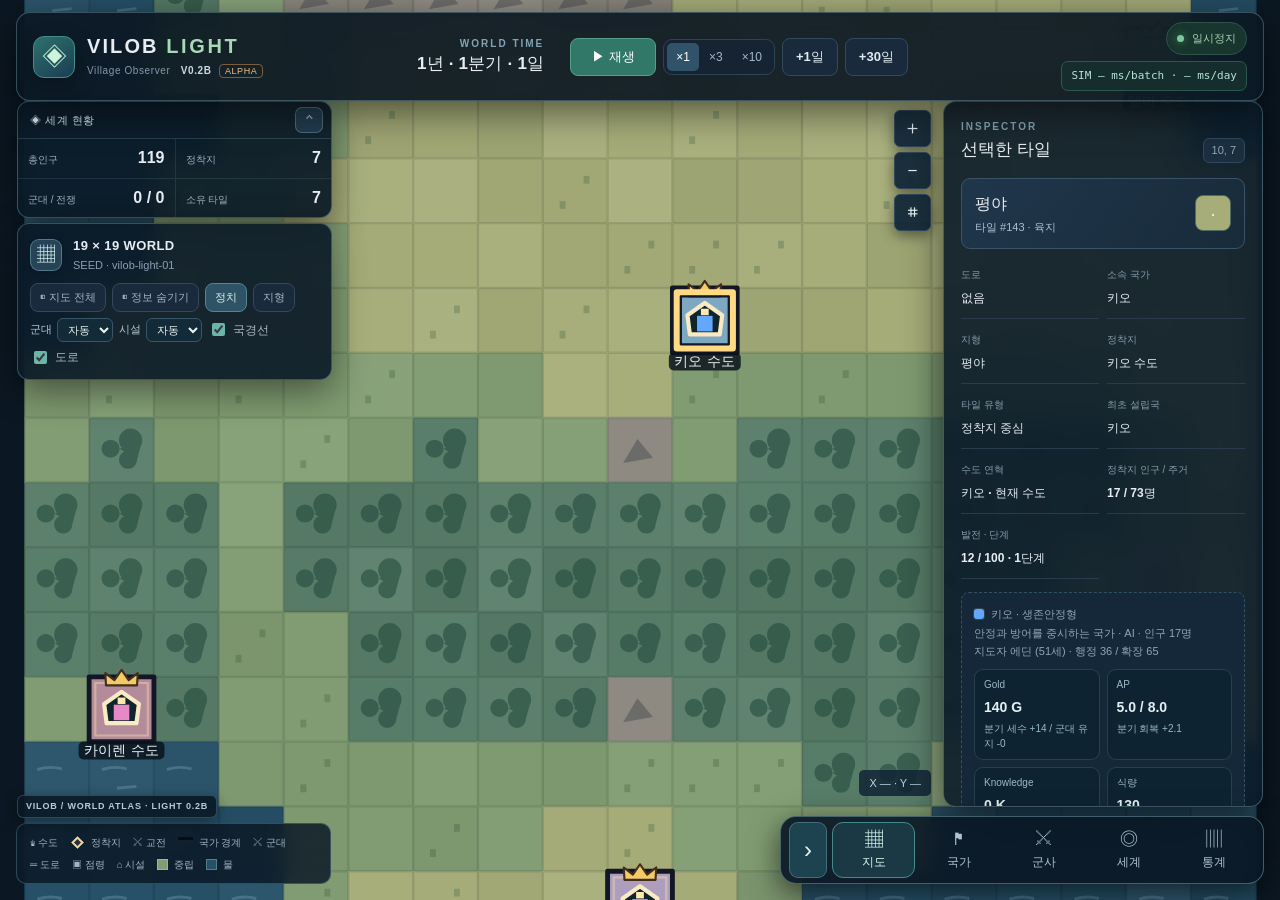
<file: VILOB-Light-V0.2B.html>
<!DOCTYPE html>

<html lang="ko">
<head>
<meta charset="utf-8"/>
<meta content="width=device-width, initial-scale=1, viewport-fit=cover" name="viewport"/>
<meta content="#0c1420" name="theme-color"/>
<meta content="VILOB Light — 지도 위 국가들의 이야기를 관찰하는 시뮬레이션" name="description"/>
<title>VILOB Light · V0.2B</title>
<style>
:root{font-family:Inter,ui-sans-serif,-apple-system,BlinkMacSystemFont,"Segoe UI","Noto Sans KR",sans-serif;color:#e8edf4;background:#0c1420;font-synthesis:none;line-height:1.5;--bg:#0c1420;--surface:#121e2d;--raised:#172538;--border:#29394b;--muted:#93a6b7;--accent:#85d0bb;--gold:#ebc384}
*{box-sizing:border-box}html,body{margin:0;min-height:100%;overflow-x:hidden}button,input{font:inherit}button{cursor:pointer}button:focus-visible,input:focus-visible{outline:2px solid #8bd6d0;outline-offset:3px}button:disabled{opacity:.48;cursor:default}button:hover:not(:disabled){filter:brightness(1.14)}.shell{max-width:1510px;margin:auto;padding:0 32px}.topbar{display:flex;align-items:center;justify-content:space-between;gap:24px;min-height:92px;border-bottom:1px solid #243346}.identity{display:flex;align-items:center;gap:12px;flex-shrink:0}.logo-icon{display:flex;align-items:center;justify-content:center;width:42px;height:42px;background:linear-gradient(145deg,#2d716d,#1a3d53);color:#cef3dc;border:1px solid #438e82;border-radius:11px;font-size:25px;box-shadow:0 7px 22px #0004}.brand-name{font-size:20px;font-weight:850;letter-spacing:2.1px;line-height:1.25}.brand-name span{font-weight:550;color:#a7d9b6;letter-spacing:2.6px}.brand-caption{color:#8699ab;font-size:10px;letter-spacing:.6px;margin-top:4px}.brand-caption b{font-weight:650;color:#cbd9e2;margin-left:7px}.alpha{font-size:9px;color:#f0bd82;border:1px solid #7b5c41;padding:1px 5px;border-radius:4px;margin-left:4px}.time-controls{display:flex;align-items:center;gap:26px}.time-wrap{display:flex;flex-direction:column;text-align:right}.time-hint,.eyebrow{font-size:10px;letter-spacing:2px;font-weight:750;color:#83a4b4}.time-wrap strong{font-size:17px;white-space:nowrap;letter-spacing:.2px}.controls{display:flex;align-items:center;gap:7px}.controls button,.map-head-controls button,.zoom-buttons button,.seed-inputs button,.file-actions button,.file-actions label{border:1px solid #34485b;background:#1a2a3d;color:#dfeaf2;border-radius:8px}.action-button{height:38px;padding:0 13px;font-size:13px;font-weight:650}.action-button.play{background:#317868;border-color:#52a18a;color:white;min-width:86px}.speed-group{background:#152333;padding:3px;display:flex;border:1px solid #2c4255;border-radius:9px;gap:1px}.speed-group .speed{border:0;background:transparent;font-size:12px;padding:5px 9px;border-radius:5px;color:#a5b8c6}.speed-group .speed.active{background:#31536a;color:white}.content{display:grid;grid-template-columns:minmax(0,1fr) 342px;gap:20px;align-items:start;padding-top:28px}.stage{min-width:0}.status-tag{font-size:11px;padding:7px 10px;border:1px solid #2e5349;border-radius:20px;color:#a8d1b6;background:#18362e;white-space:nowrap}.status-dot{display:inline-block;background:#7cc9a0;width:7px;height:7px;border-radius:50%;margin-right:5px;box-shadow:0 0 8px #7ad19b88}.stat-grid{display:grid;grid-template-columns:repeat(4,1fr);gap:10px;margin-bottom:14px}.stat{background:linear-gradient(130deg,#1a293a,#152333);border:1px solid var(--border);border-radius:10px;padding:12px 16px;display:flex;align-items:baseline;justify-content:space-between;gap:4px}.stat span{font-size:11px;color:#a1afbf}.stat b{font-size:20px;font-variant-numeric:tabular-nums}.map-card,.sidebar-card,.below-card,.history-card{border:1px solid #2d4153;background:#121e2c;border-radius:13px;overflow:hidden;box-shadow:0 6px 25px rgba(0,0,0,.08)}.map-card-head{min-height:63px;padding:12px 19px;display:flex;justify-content:space-between;align-items:center;gap:12px}.head-title,.seed-heading{display:flex;align-items:center;gap:11px}.head-icon{display:grid;place-items:center;background:#284056;color:#b9d7d1;font-size:18px;width:36px;height:36px;border-radius:9px}.head-title strong,.seed-heading strong{display:block;font-size:13px;letter-spacing:.4px}.head-title small,.seed-heading small{display:block;color:#8d9fb1;font-size:11px;margin-top:1px}.map-head-controls{display:flex;align-items:center;gap:6px}.map-head-controls .chip{padding:5px 12px;font-size:12px;color:#9eb6c2}.map-head-controls .chip.selected{background:#2f5366;color:#dff6ee;border-color:#4e8792}.checkbox-row{color:#a9b8c3;font-size:12px;display:flex;align-items:center;gap:5px;margin-left:8px;white-space:nowrap}.checkbox-row input{accent-color:#6bb6aa}.canvas-area{height:auto;aspect-ratio:1/1;width:100%;position:relative;overflow:hidden;background:#0b1722;border-top:1px solid #344858;border-bottom:1px solid #344858;user-select:none}#worldCanvas{display:block;width:100%;height:100%;touch-action:none;cursor:grab}#worldCanvas:active{cursor:grabbing}.zoom-buttons{position:absolute;right:13px;top:13px;display:grid;gap:5px}.zoom-buttons button{height:32px;width:32px;font-size:19px;border-radius:6px;background:#112536d9;color:#e8f3f6}.coordinate-badge{position:absolute;bottom:12px;right:13px;background:#112536d9;color:#c0d6df;padding:5px 10px;border-radius:5px;font-size:11px;font-variant-numeric:tabular-nums}.map-foot{display:flex;justify-content:space-between;align-items:center;gap:10px;min-height:51px;padding:11px 17px}.legend{display:flex;gap:16px;flex-wrap:wrap}.legend span{display:inline-flex;align-items:center;gap:6px;font-size:11px;color:#a4b4c1}.legend-icon{width:11px;height:11px;display:inline-block;border:1px solid #9dadb9}.legend-icon.capital{border:2px solid #f6d697;background:#28313e;transform:rotate(45deg);width:9px;height:9px;margin:0 3px}.legend-icon.border{border:0;border-top:3px solid #080b12;width:15px}.legend-icon.neutral{background:#829d73}.legend-icon.water{background:#255067;border-color:#547c8b}.map-tip{font-size:10px;color:#7790a3;white-space:nowrap}.below-card{padding:16px 18px;margin-top:14px}.seed-heading{margin-bottom:13px}.seed-inputs{display:flex;gap:8px}.seed-inputs input{flex:1;min-width:0;color:#e2eef2;border:1px solid #405369;background:#0c1825;border-radius:7px;padding:9px 12px;outline:none;font-size:13px}.seed-inputs button{padding:8px 13px;font-size:12px;white-space:nowrap}.seed-inputs .primary-button{background:#286e68;border-color:#469890;color:#e9faf3;font-weight:700}.file-actions{display:flex;flex-wrap:wrap;gap:6px;margin-top:12px}.file-actions button,.file-actions label{background:transparent;border:1px solid #35495a;color:#9fb5c5;border-radius:6px;padding:5px 9px;font-size:11px;cursor:pointer}.file-label input{display:none}.sidebar{display:flex;flex-direction:column;gap:16px;min-width:0}.sidebar-card{padding:20px}.card-heading{display:flex;justify-content:space-between;align-items:flex-end;gap:9px;margin-bottom:15px}.card-heading h2,.history-card h2{margin:3px 0 0;font-size:17px;font-weight:720}.small-label{color:#8eaabb;font-size:11px;border:1px solid #30495b;background:#1b2f40;border-radius:6px;padding:3px 8px}.inspector-content{display:grid;gap:13px}.tile-banner{padding:13px;border-radius:9px;background:linear-gradient(125deg,#20364b,#172b3a);border:1px solid #39546a;display:flex;align-items:center;justify-content:space-between;gap:8px}.terrain-title{font-size:16px;font-weight:700}.terrain-subtitle{font-size:11px;color:#adc0cf;margin-top:3px}.terrain-glyph{display:grid;place-items:center;width:36px;height:36px;border-radius:8px;color:#dcefd7;border:1px solid #516b62;background:#415b51;font-size:20px}.detail-grid{display:grid;grid-template-columns:1fr 1fr;gap:8px}.detail-item{border-bottom:1px solid #2a3b4c;padding:5px 0 9px}.detail-item small{display:block;color:#869cac;font-size:10px;margin-bottom:3px}.detail-item strong{font-size:12px;font-weight:650}.nation-pill{display:inline-flex;align-items:center;gap:7px;min-width:0}.nation-dot{display:inline-block;width:10px;height:10px;flex:none;border-radius:3px;box-shadow:0 0 0 1px #fff2}.inspector-note{color:#92a5b7;font-size:11px;line-height:1.65;padding:12px;background:#142839;border:1px dashed #325164;border-radius:8px}.nation-list{display:grid;gap:7px}.nation-row{display:flex;align-items:center;width:100%;text-align:left;gap:10px;padding:9px 10px;border-radius:8px;border:1px solid #2b4153;color:#e0ebf3;background:#162738;transition:background .12s,border-color .12s}.nation-row.active{background:#263c51;border-color:#719b9d;box-shadow:inset 3px 0 #a4dfc5}.nation-badge{width:26px;height:26px;display:grid;place-items:center;border-radius:6px;color:#0e1921;font-weight:850;font-size:11px}.nation-text{flex:1;min-width:0;display:block}.nation-text strong{font-size:13px;display:block}.nation-text small{font-size:10px;color:#9cabb9;display:block}.nation-count{font-variant-numeric:tabular-nums;color:#a9bdc7;font-size:12px}.milestone{display:flex;gap:8px;align-items:center;font-size:12px;margin:10px 0;color:#c2d1d9}.milestone .tick{color:#72c9a4;border-radius:50%;background:#203d38;width:19px;height:19px;display:grid;place-items:center;flex-shrink:0}.milestone.pending{color:#94a8ba}.milestone.pending .tick{background:#203042;color:#7894a8}.scope-note{color:#8da4b4;font-size:11px;border-top:1px solid #324254;padding-top:11px;margin:13px 0 0;line-height:1.65}.history-card{grid-column:1/-1;padding:19px 21px;display:flex;gap:24px;align-items:center;justify-content:space-between}.chronicle{font-size:12px;color:#bacdd4;display:flex;align-items:center;gap:13px}.event-tag{color:#a4d5c0;background:#244537;border:1px solid #466a5e;border-radius:4px;padding:2px 7px;font-size:10px}.footer{display:flex;justify-content:space-between;color:#71899b;font-size:10px;padding:19px 0 30px;gap:10px}.toast{opacity:0;pointer-events:none;position:fixed;bottom:24px;left:50%;transform:translate(-50%,10px);transition:opacity .2s,transform .2s;z-index:40;background:#203949;color:#e8f6f4;padding:12px 18px;border:1px solid #649688;border-radius:10px;max-width:90%;box-shadow:0 12px 34px #0007;font-size:13px;text-align:center}.toast.visible{opacity:1;transform:translate(-50%,0)}.sr-only{position:absolute;clip-path:inset(50%);width:1px;height:1px;overflow:hidden;white-space:nowrap}
@media(min-width:1460px){.content{grid-template-columns:minmax(0,1fr) 360px;gap:24px}}
@media(max-width:1100px){.shell{padding:0 18px}.content{grid-template-columns:minmax(0,1fr) 300px;gap:14px}.topbar{gap:9px}.time-controls{gap:14px}.action-button{padding:0 8px}.sidebar-card{padding:16px}.legend{gap:10px}.map-tip{display:none}}
@media(max-width:820px){.topbar{flex-wrap:wrap;padding:15px 0;gap:16px}.time-controls{flex:1;justify-content:space-between}.time-wrap{text-align:left}.content{grid-template-columns:minmax(0,1fr);padding-top:21px}.sidebar{display:grid;grid-template-columns:repeat(2,minmax(0,1fr));gap:12px}.notes-card{grid-column:1/-1}.history-card{grid-column:1}}
@media(max-width:540px){.shell{padding:0 11px}.topbar{min-height:unset;padding:15px 2px 13px;gap:13px}.logo-icon{width:36px;height:36px;font-size:22px}.brand-name{font-size:18px}.time-controls{width:100%;flex-direction:column;align-items:stretch;gap:10px}.time-wrap{flex-direction:row;justify-content:space-between;align-items:center}.time-wrap strong{font-size:15px}.controls{gap:5px;justify-content:space-between}.action-button{height:34px;flex:1;padding:0 5px}.action-button.play{min-width:70px}.speed-group .speed{padding:4px 7px}.status-tag{padding:5px 7px;font-size:9px;margin-top:17px}.stat-grid{gap:5px;margin-bottom:9px}.stat{padding:9px 8px;display:block}.stat span{display:block;font-size:10px}.stat b{display:block;font-size:18px}.map-card-head{padding:10px;flex-wrap:wrap}.head-title strong{font-size:12px}.head-icon{width:30px;height:30px}.map-head-controls{margin-left:auto}.checkbox-row{margin-left:3px;font-size:11px}.map-head-controls .chip{padding:4px 9px}.map-foot{padding:9px 11px;min-height:40px}.legend{gap:10px}.legend span{font-size:10px}.below-card{margin-top:9px;padding:13px 12px}.seed-inputs{gap:5px}.seed-inputs button{padding:8px;font-size:11px}.seed-inputs input{padding:8px;font-size:12px}.sidebar{grid-template-columns:1fr;gap:9px}.notes-card{grid-column:auto}.history-card{display:block}.chronicle{margin-top:12px}.footer{display:block}.footer span{display:block;margin-bottom:4px}}
@media(prefers-reduced-motion:reduce){*{transition:none!important;animation:none!important}}

/* V0.1A1 — SIM-only lightweight performance readout */
.runtime-group{display:flex;flex-direction:column;align-items:flex-end;gap:6px;min-width:0}
.sim-performance{font-size:11px;color:#b7e4d6;background:#152d2d;border:1px solid #2e5650;border-radius:7px;padding:6px 9px;font-variant-numeric:tabular-nums;font-family:ui-monospace,SFMono-Regular,Consolas,monospace;white-space:nowrap}
@media(max-width:540px){.runtime-group{align-items:flex-end;margin-left:auto}.sim-performance{font-size:10px;padding:5px 7px}.status-tag{margin-top:0}}

/* V0.1C — compact warfare/armies inspector */
.military-list,.army-list{display:grid;gap:7px}.war-row,.army-detail{display:grid;gap:3px;border:1px solid #334958;border-radius:7px;background:#162c3a;padding:10px;font-size:12px}.war-row strong,.army-detail strong{color:#ebd6a2;font-size:12px}.war-row small,.army-detail span,.army-detail small{color:#adbecd;font-size:11px}.war-row.active-war{border-color:#b29553}.war-empty{color:#8fa5b5;font-size:12px;line-height:1.7;padding:5px 0}.war-card{border-color:#514838}

/* V0.1D — clickable combat timeline, line and morale inspection */
.battle-choice{width:100%;text-align:left;cursor:pointer;color:#e8edf4;font:inherit;transition:border-color .1s,background .1s}
.battle-choice.selected-battle{border-color:#e5c580;background:#253c46}
.battle-report{display:grid;gap:9px;border:1px solid #6b6850;border-radius:9px;padding:12px;background:#172b33;font-size:11px}
.report-head{display:flex;align-items:flex-start;justify-content:space-between;gap:7px;flex-wrap:wrap}
.report-head strong{color:#f0dca6;font-size:12px}.report-head small{color:#9fb5be;font-size:10px}
.combat-pair{display:grid;grid-template-columns:repeat(2,minmax(0,1fr));gap:8px}
.combat-side{min-width:0;padding:9px;border:1px solid #344b55;background:#1c333d;border-radius:6px;display:grid;gap:3px}
.combat-side strong{font-size:11px}.combat-side small{font-size:10px;color:#c1ccd7}
.combat-morale-track{height:5px;border-radius:9px;background:#354a55;overflow:hidden}.combat-morale-track span{display:block;height:100%;border-radius:9px}
.combat-round{border-top:1px solid #39515a;padding-top:8px;display:grid;gap:3px}
.combat-round strong{font-size:11px;color:#e9e1cd}.combat-round small{font-size:10px;color:#c1d0d6;line-height:1.5}
.combat-round .combat-event{color:#edd18b}

/* V0.1D1 - compact nation economic ledger and map label controls */
.economy-grid{display:grid;grid-template-columns:repeat(2,minmax(0,1fr));gap:7px;margin:9px 0}
.economy-item{display:flex;flex-direction:column;gap:3px;min-width:0;border:1px solid rgba(117,151,165,.23);border-radius:9px;padding:8px 9px;background:rgba(8,29,40,.36)}
.economy-item strong{font-size:14px;color:#e3eff0;overflow-wrap:anywhere}
.economy-item small{font-size:10px;color:#99b9c8;line-height:1.45}
.army-mode-selector{display:flex;align-items:center;gap:5px;font-size:11px;color:#b5c8d3}
.army-mode-selector select{background:#132a38;color:#eaf4f2;border:1px solid #395668;border-radius:6px;padding:4px 6px;max-width:75px;font:inherit}
@media(max-width:500px){.economy-grid{grid-template-columns:repeat(2,minmax(0,1fr))}.army-mode-selector{font-size:10px}.army-mode-selector select{max-width:60px;padding:3px}}

/* V0.1E: fixed five-tab navigation; panels are views over one live World. */
.shell{padding-bottom:100px}.content{display:block;min-width:0;padding-top:20px}.tab-panel{display:none;min-width:0}.tab-panel.is-active{display:block}.map-side{min-width:0}.two-panel-layout{display:grid;grid-template-columns:minmax(240px,340px) minmax(0,1fr);gap:16px;align-items:start}.two-panel-layout>*{min-width:0}.section-title{margin-bottom:16px}.section-title h1{font-size:26px;line-height:1.35;margin:4px 0}.section-title p{color:var(--muted);font-size:13px;margin:0}.focus-card{min-height:300px}.bottom-tabs{position:fixed;bottom:0;left:0;right:0;z-index:40;display:flex;align-items:stretch;justify-content:center;gap:8px;background:rgba(9,21,33,.96);border-top:1px solid #355062;backdrop-filter:blur(12px);padding:9px 12px calc(9px + env(safe-area-inset-bottom))}.bottom-tab{color:#afc4cd;min-width:100px;border:1px solid transparent;background:none;border-radius:11px;padding:8px 12px;font-size:12px;font-weight:700;display:grid;gap:2px;justify-items:center}.bottom-tab span{font-size:22px;line-height:1.2}.bottom-tab.active{color:#d9f8f0;background:#1b3945;border-color:#428a8c}.topbar .runtime-group{min-width:0;align-items:flex-end}.nation-overview-grid{display:grid;grid-template-columns:repeat(2,minmax(0,1fr));gap:9px;margin:12px 0}.nation-summary{display:flex;align-items:center;gap:10px;margin-bottom:12px}.nation-summary .nation-badge{width:40px;height:40px;flex-shrink:0}.overview-section{border-top:1px solid #2c4253;margin-top:13px;padding-top:13px}.overview-section h3{font-size:14px;margin:0 0 8px}.overview-heading{font-size:19px;font-weight:800}.muted-line{color:#a8bdc9;font-size:12px}.jump-button{background:#183b49;border:1px solid #477787;color:#d5f2ed;border-radius:7px;padding:6px 10px;font-size:12px;font-weight:650}.jump-button:hover{background:#285263}.nation-action-row{display:flex;gap:8px;align-items:center;justify-content:space-between;flex-wrap:wrap;padding:8px 0;border-bottom:1px solid #2a3c4e}.nation-action-row:last-child{border-bottom:0}.nation-action-row strong{font-size:12px}.unit-pill{display:inline-block;background:#2d4451;color:#ddf0ec;border:1px solid #48616f;border-radius:7px;font-size:11px;padding:4px 7px;margin-right:4px;margin-top:4px}.comparison-controls{display:flex;gap:8px;flex-wrap:wrap;margin:12px 0 18px}.comparison-rows{display:grid;gap:14px}.compare-row{display:grid;grid-template-columns:minmax(75px,120px) minmax(0,1fr) 78px;gap:12px;align-items:center}.compare-name{display:flex;align-items:center;gap:8px;font-size:13px;font-weight:700}.compare-dot{width:11px;height:11px;border-radius:4px;flex-shrink:0}.compare-track{height:18px;background:#203346;border-radius:6px;overflow:hidden}.compare-fill{height:100%;min-width:0;border-radius:6px}.compare-value{text-align:right;font-size:12px;font-variant-numeric:tabular-nums;color:#dbecf4}.compare-row.active .compare-name{color:#f1d79d}.military-list .army-detail{display:grid;gap:5px}.military-meta{display:flex;gap:7px;flex-wrap:wrap}.tab-panel .history-card,.tab-panel .below-card{margin:0 0 16px}.tab-panel .notes-card{margin-top:16px}.tab-panel .nations-card,.tab-panel .war-card{margin:0}.footer{padding-bottom:10px}
@media(max-width:1050px){.topbar{gap:12px}}
@media(max-width:700px){.shell{padding:0 12px 95px}.content{padding-top:10px}.two-panel-layout{grid-template-columns:minmax(0,1fr);gap:10px}.bottom-tabs{gap:2px;padding:6px 5px calc(6px + env(safe-area-inset-bottom))}.bottom-tab{min-width:0;flex:1;padding:7px 2px;font-size:11px}.bottom-tab span{font-size:19px}.compare-row{grid-template-columns:82px minmax(0,1fr) 60px;gap:6px}.compare-name,.compare-value{font-size:11px}.section-title h1{font-size:22px}.section-title p{font-size:12px}.topbar{flex-wrap:wrap}.topbar .runtime-group{flex-basis:100%;align-items:flex-start}.stat-grid{grid-template-columns:repeat(2,minmax(0,1fr))}}
.comparison-controls .chip{background:#1b3544;color:#d4e7ec;border:1px solid #3b596d;border-radius:7px;padding:7px 15px;cursor:pointer;font-size:12px}
.comparison-controls .chip.selected{background:#255357;color:#e1fff3;border-color:#55aaa3}

/* V0.1E-H1: operation and occupation inspector */
.occupation-card,.occupation-row{margin:8px 0;padding:11px;background:rgba(137,93,41,.13);border:1px solid #986f43;border-radius:8px;display:grid;gap:7px}
.occupation-card small,.occupation-row small{color:#d2c5a7;font-size:11px}.occupation-track{height:8px;border-radius:8px;background:#36444a;overflow:hidden}.occupation-track span{display:block;height:100%;border-radius:8px}

/* V0.1G: compact permanent war history */
.war-history-card{margin-top:16px}.war-history-entry{padding:12px;border:1px solid rgba(151,174,185,.23);border-radius:12px;margin:8px 0;background:rgba(16,33,46,.36)}.war-history-entry summary{cursor:pointer;display:flex;flex-direction:column;gap:6px}.war-history-names{display:flex;flex-wrap:wrap;gap:6px;align-items:center}.war-history-details{display:grid;gap:7px;margin-top:12px;padding-top:9px;border-top:1px solid rgba(145,169,183,.2);font-size:.85rem;line-height:1.6;overflow-wrap:anywhere}

/* V0.1G1: deterministic RNG policy controls */
.rng-options{display:flex;flex-direction:column;gap:11px}.rng-fixed-row{display:flex;align-items:center;gap:8px;font-size:13px;font-weight:700;color:#e2edf0}.rng-fixed-row input{accent-color:#6ec8ad;width:16px;height:16px}.rng-fixed-row small{font-size:11px;color:#91a9b9;font-weight:400}.rng-period-row{display:flex;align-items:center;gap:10px;flex-wrap:wrap;font-size:12px;color:#bbcad2}.rng-period-row select{padding:7px 10px;border:1px solid #527082;border-radius:7px;background:#142c3d;color:#e5f2f4;font-size:12px}.rng-period-row select:disabled{opacity:.45}.rng-description{font-size:12px;color:#9fb9c1;line-height:1.6}


/* V0.1G3 — permanent Atlas map: the prior basic map is no longer selectable. */
Atlas map interface. */
#atlasInspectorToggle,#atlasMapFitToggle{display:none}
body.atlas-mode{overflow:hidden}
body.atlas-mode .shell{max-width:none;padding:0}
body.atlas-mode .content{padding:0}
body.atlas-mode #tab-map{position:fixed;inset:0;z-index:2;display:block;min-width:0}
body.atlas-mode #tab-map .map-tab-layout,body.atlas-mode #tab-map .stage{display:block;position:static;width:auto;min-width:0}
body.atlas-mode #tab-map .page-header{display:none}
body.atlas-mode #tab-map .map-card{position:static;border:0;border-radius:0;background:transparent;box-shadow:none;overflow:visible}
body.atlas-mode #tab-map .canvas-area{position:fixed;inset:0;z-index:0;width:100vw;height:100vh;height:100dvh;min-height:0;aspect-ratio:auto;border:0;background:#142536}
body.atlas-mode #tab-map #worldCanvas{width:100%;height:100%}
body.atlas-mode .topbar{position:fixed;top:12px;left:16px;right:16px;z-index:46;max-width:none;min-height:70px;padding:9px 16px;border:1px solid rgba(133,178,192,.36);border-radius:14px;background:rgba(10,22,34,.91);box-shadow:0 10px 38px #0008;backdrop-filter:blur(18px);-webkit-backdrop-filter:blur(18px)}
body.atlas-mode .topbar .identity{min-width:180px}
body.atlas-mode #tab-map #statGrid{position:fixed;top:101px;left:17px;z-index:25;width:315px;margin:0;display:grid;grid-template-columns:repeat(2,minmax(0,1fr));gap:7px}
body.atlas-mode #tab-map #statGrid .stat{padding:8px 11px;background:rgba(12,27,40,.87);border-color:rgba(116,162,176,.4);box-shadow:0 3px 18px #0004}
body.atlas-mode #tab-map #statGrid .stat span{font-size:10px}
body.atlas-mode #tab-map #statGrid .stat b{font-size:18px}
body.atlas-mode #tab-map .map-card-head{position:fixed;z-index:26;left:17px;top:228px;width:315px;max-height:calc(100dvh - 390px);min-height:0;overflow-y:auto;padding:12px;display:flex;flex-direction:column;align-items:stretch;gap:10px;border-radius:12px;border:1px solid rgba(116,162,176,.4);background:rgba(10,25,38,.9);box-shadow:0 10px 35px #0007;backdrop-filter:blur(12px);-webkit-backdrop-filter:blur(12px)}
body.atlas-mode #tab-map .map-card-head .head-title .head-icon{width:32px;height:32px}
body.atlas-mode #tab-map .map-head-controls{display:flex;flex-wrap:wrap;justify-content:flex-start;align-items:center;gap:6px;margin:0}
body.atlas-mode #tab-map .map-head-controls .chip{font-size:11px;padding:5px 9px}
body.atlas-mode #tab-map .map-head-controls .checkbox-row{margin:0 5px 0 0}
body.atlas-mode #tab-map .map-head-controls .army-mode-selector{font-size:11px}
body.atlas-mode #tab-map .map-side{position:fixed;z-index:27;right:17px;top:101px;bottom:93px;width:clamp(275px,25vw,342px);display:block;min-width:0}
body.atlas-mode #tab-map .map-side .sidebar-card{position:static;max-height:100%;height:100%;overflow-y:auto;background:rgba(12,27,40,.90);border:1px solid rgba(125,166,184,.43);box-shadow:0 12px 38px #0009;backdrop-filter:blur(16px);-webkit-backdrop-filter:blur(16px);padding:17px}
body.atlas-mode #tab-map .map-foot{position:fixed;z-index:25;bottom:94px;left:17px;display:block;width:315px;min-height:0;padding:11px 13px;border-radius:10px;border:1px solid rgba(116,162,176,.35);background:rgba(11,25,37,.84);backdrop-filter:blur(12px);-webkit-backdrop-filter:blur(12px)}
body.atlas-mode #tab-map .legend{gap:7px 12px}
body.atlas-mode #tab-map .legend span{font-size:10px}
body.atlas-mode #tab-map .map-tip{display:none}
body.atlas-mode #tab-map .zoom-buttons{position:fixed;z-index:26;top:110px;right:calc(clamp(275px,25vw,342px) + 29px)}
body.atlas-mode #tab-map .zoom-buttons button{height:37px;width:37px;background:#0e2437e8;box-shadow:0 4px 14px #0007}
body.atlas-mode #tab-map .coordinate-badge{z-index:26;position:fixed;right:calc(clamp(275px,25vw,342px) + 29px);bottom:104px}
body.atlas-mode .bottom-tabs{z-index:50;left:50%;right:auto;bottom:12px;transform:translateX(-50%);width:max-content;max-width:calc(100vw - 22px);border:1px solid rgba(118,158,172,.52);border-radius:16px;padding:5px 8px;gap:2px;background:rgba(9,23,36,.91);box-shadow:0 9px 30px #0009}
body.atlas-mode .bottom-tab{min-width:83px;padding:6px 10px}
body.atlas-mode .bottom-tab span{font-size:18px}
body.atlas-mode .footer{display:none}
body.atlas-mode #atlasInspectorToggle,body.atlas-mode #atlasMapFitToggle{display:inline-block}
body.atlas-mode.atlas-inspector-hidden #tab-map .map-side{display:none}
body.atlas-mode.atlas-inspector-hidden #tab-map .zoom-buttons{right:16px}
body.atlas-mode.atlas-inspector-hidden #tab-map .coordinate-badge{right:16px}
@media(max-height:680px) and (min-width:721px){
 body.atlas-mode #tab-map .map-card-head{top:210px;max-height:calc(100dvh - 313px)}
 body.atlas-mode #tab-map .map-foot{display:none}
}
@media(max-width:950px) and (min-width:721px){
 body.atlas-mode .topbar{gap:8px;padding:8px 10px}
 body.atlas-mode .time-controls{gap:7px}
 body.atlas-mode #tab-map #statGrid,body.atlas-mode #tab-map .map-card-head,body.atlas-mode #tab-map .map-foot{left:9px;width:245px}
 body.atlas-mode #tab-map .map-side{right:9px;width:252px}
 body.atlas-mode #tab-map .zoom-buttons,body.atlas-mode #tab-map .coordinate-badge{right:270px}
 body.atlas-mode .brand-name{font-size:16px}
}
@media(max-width:720px){
 body.atlas-mode .topbar{top:7px;left:7px;right:7px;min-height:0;padding:7px 9px;display:flex;flex-wrap:wrap;align-items:center;gap:5px 8px;border-radius:12px}
 body.atlas-mode .topbar .identity{min-width:0;flex:1 1 110px;gap:7px}
 body.atlas-mode .topbar .logo-icon{width:27px;height:27px;font-size:18px;border-radius:7px}
 body.atlas-mode .topbar .brand-name{font-size:14px;letter-spacing:1px}
 body.atlas-mode .topbar .brand-name span{letter-spacing:1px}
 body.atlas-mode .topbar .brand-caption{display:none}
 body.atlas-mode .topbar .time-controls{width:100%;flex:1 1 100%;flex-direction:row;align-items:center;gap:5px;justify-content:space-between}
 body.atlas-mode .topbar .time-wrap{min-width:0;flex:none}
 body.atlas-mode .topbar .time-hint{display:none}
 body.atlas-mode .topbar .time-wrap strong{font-size:11px;letter-spacing:-.25px}
 body.atlas-mode .topbar .controls{gap:2px;justify-content:end}
 body.atlas-mode .topbar .action-button{height:29px;min-width:0;padding:0 6px;font-size:11px;flex:none}
 body.atlas-mode .topbar .speed-group{padding:2px}
 body.atlas-mode .topbar .speed{padding:3px 5px;font-size:10px}
 body.atlas-mode .topbar .runtime-group{flex:none;align-items:flex-end;flex-basis:auto;margin:0}
 body.atlas-mode .topbar .status-tag{display:none}
 body.atlas-mode .topbar .sim-performance{padding:3px 5px;font-size:9px;max-width:190px;overflow:hidden;text-overflow:ellipsis}
 body.atlas-mode #tab-map #statGrid{top:111px;left:7px;right:7px;width:auto;grid-template-columns:repeat(4,minmax(0,1fr));gap:4px}
 body.atlas-mode #tab-map #statGrid .stat{padding:5px 6px;display:block;min-width:0}
 body.atlas-mode #tab-map #statGrid .stat span{display:block;font-size:9px;white-space:nowrap}
 body.atlas-mode #tab-map #statGrid .stat b{display:block;font-size:14px}
 body.atlas-mode #tab-map .map-card-head{top:174px;left:7px;right:7px;width:auto;max-height:148px;padding:7px 9px;gap:5px}
 body.atlas-mode #tab-map .map-card-head .head-title{display:none}
 body.atlas-mode #tab-map .map-head-controls{gap:4px 5px}
 body.atlas-mode #tab-map .map-head-controls .chip{font-size:10px;padding:4px 7px}
 body.atlas-mode #tab-map .map-head-controls .army-mode-selector{font-size:10px}
 body.atlas-mode #tab-map .map-head-controls .army-mode-selector select{font-size:10px;padding:3px;max-width:65px}
 body.atlas-mode #tab-map .map-head-controls .checkbox-row{font-size:10px;gap:2px}
 body.atlas-mode #tab-map .map-foot{display:none}
 body.atlas-mode #tab-map .zoom-buttons{right:9px;top:300px}
 body.atlas-mode #tab-map .zoom-buttons button{height:34px;width:34px}
 body.atlas-mode #tab-map .coordinate-badge{right:9px;bottom:76px;font-size:10px}
 body.atlas-mode #tab-map .map-side{display:none;left:7px;right:7px;bottom:72px;top:auto;width:auto;max-height:min(48dvh,375px)}
 body.atlas-mode #tab-map .map-side .sidebar-card{height:auto;max-height:min(48dvh,375px);padding:11px;overflow-y:auto}
 body.atlas-mode.atlas-inspector-open #tab-map .map-side{display:block}
 body.atlas-mode .bottom-tabs{bottom:6px;width:calc(100vw - 14px);padding:4px;gap:1px;border-radius:12px}
 body.atlas-mode .bottom-tab{min-width:0;flex:1;font-size:10px;padding:5px 2px}
 body.atlas-mode .bottom-tab span{font-size:16px}
}
@media(max-width:410px){body.atlas-mode .topbar .time-wrap strong{font-size:10px}body.atlas-mode .topbar .action-button{padding:0 4px;font-size:10px}body.atlas-mode .topbar .speed{padding:3px 4px}}


/* Atlas map: corner-docked controls and ▦ collapsible map settings.
   Visual layout only; no simulation, renderer math, or save keys modified. */
.atlas-legend-toggle{display:none}
body.atlas-mode #tab-map .atlas-settings-toggle{
  display:grid;place-items:center;flex-shrink:0;padding:0;cursor:pointer;
  border:1px solid rgba(127,181,194,.48);background:#274358;color:#d6f3ef;
  box-shadow:0 2px 12px #0004;
}
body.atlas-mode #tab-map .atlas-settings-toggle:hover{background:#36617a}
body.atlas-mode #tab-map .atlas-settings-toggle:focus-visible,
body.atlas-mode #tab-map .atlas-legend-toggle:focus-visible{outline:2px solid #9eeed6;outline-offset:3px}
/* Icon remains visible and clickable after its panel is collapsed. */
body.atlas-mode.atlas-settings-collapsed #tab-map .map-card-head{
  width:48px;max-width:48px;height:48px;min-height:48px;max-height:48px;
  padding:6px;overflow:visible;align-items:center;gap:0;
}
body.atlas-mode.atlas-settings-collapsed #tab-map .map-card-head .head-title{width:100%;justify-content:center}
body.atlas-mode.atlas-settings-collapsed #tab-map .map-card-head .head-title > div,
body.atlas-mode.atlas-settings-collapsed #tab-map .map-head-controls{display:none}
body.atlas-mode.atlas-settings-collapsed #tab-map .atlas-settings-toggle{width:34px;height:34px}
/* Permanent docks: informational legend on left, navigation on right. */
body.atlas-mode #tab-map .map-foot{left:16px;bottom:16px;display:block}
body.atlas-mode .bottom-tabs{
  left:auto;right:16px;bottom:16px;transform:none;
  width:max-content;max-width:calc(100vw - 32px);
}
@media(max-height:680px) and (min-width:721px){
  body.atlas-mode #tab-map .map-foot{display:block;bottom:12px}
}
@media(max-width:950px) and (min-width:721px){
  body.atlas-mode #tab-map .map-foot{left:9px;bottom:12px}
  body.atlas-mode .bottom-tabs{right:9px;bottom:12px}
}
@media(max-width:720px){
  /* Make the ▦ affordance visible even on narrow screens. */
  body.atlas-mode #tab-map .map-card-head .head-title{display:flex;min-height:30px;gap:7px}
  body.atlas-mode #tab-map .map-card-head .head-title > div{display:none}
  body.atlas-mode #tab-map .map-card-head .atlas-settings-toggle{height:30px;width:30px}
  body.atlas-mode #tab-map .map-card-head{top:174px}
  body.atlas-mode.atlas-settings-collapsed #tab-map .map-card-head{
    width:44px;max-width:44px;height:44px;min-height:44px;max-height:44px;
    padding:6px;left:7px;right:auto;top:174px;
  }
  body.atlas-mode.atlas-settings-collapsed #tab-map .atlas-settings-toggle{height:30px;width:30px}
  body.atlas-mode #tab-map .map-foot{
    display:block;left:7px;bottom:7px;right:auto;width:auto;
    min-height:0;padding:0;border:0;background:transparent;box-shadow:none;
    overflow:visible;backdrop-filter:none;-webkit-backdrop-filter:none;z-index:51;
  }
  body.atlas-mode #tab-map .atlas-legend-toggle{
    display:block;border:1px solid rgba(118,158,172,.52);border-radius:11px;
    padding:10px 9px;background:rgba(9,23,36,.93);box-shadow:0 6px 22px #0008;
    color:#d4e9ed;font-size:11px;font-weight:700;cursor:pointer;min-width:89px;
  }
  body.atlas-mode #tab-map .map-foot .legend{display:none}
  body.atlas-mode.atlas-legend-open #tab-map .map-foot .legend{
    position:absolute;left:0;bottom:calc(100% + 9px);width:min(266px,calc(100vw - 14px));
    display:flex;flex-wrap:wrap;gap:8px 12px;padding:12px;
    border:1px solid rgba(118,158,172,.52);border-radius:12px;
    background:rgba(9,23,36,.96);box-shadow:0 8px 28px #000a;
    backdrop-filter:blur(14px);-webkit-backdrop-filter:blur(14px);
  }
  body.atlas-mode .bottom-tabs{
    left:auto;right:7px;bottom:7px;transform:none;
    width:min(268px,calc(100vw - 117px));max-width:calc(100vw - 117px);
    padding:4px;gap:1px;
  }
  body.atlas-mode .bottom-tab{min-width:0;flex:1;padding:5px 1px;font-size:10px}
}


/* Atlas map: single collapsible top-left statistics panel + tethered ▦ control. */
.atlas-stats-header{display:none}
.atlas-stat-items{display:contents}
.atlas-legend-watermark{display:none}
.atlas-wm-compact{display:none}
body.atlas-mode #tab-map #statGrid{
  display:flex;flex-direction:column;gap:0;overflow:hidden;
  border:1px solid rgba(116,162,176,.43);border-radius:12px;
  padding:0;background:rgba(10,25,38,.92);box-shadow:0 10px 35px #0007;
  backdrop-filter:blur(12px);-webkit-backdrop-filter:blur(12px)
}
body.atlas-mode #tab-map .atlas-stats-header{
  min-height:36px;padding:5px 8px 5px 12px;display:flex;align-items:center;
  justify-content:space-between;gap:12px;color:#dceaf1;
  font-size:11px;font-weight:750;letter-spacing:.5px;
}
body.atlas-mode #tab-map .atlas-stats-header button{
  display:grid;place-items:center;min-height:26px;min-width:28px;padding:0;
  border:1px solid rgba(124,164,180,.45);border-radius:7px;
  background:rgba(39,67,88,.8);color:#d7eef1;cursor:pointer;
  font-size:19px;line-height:1;
}
body.atlas-mode #tab-map .atlas-stats-header button:hover{background:#36617a}
body.atlas-mode #tab-map .atlas-stats-header button:focus-visible{outline:2px solid #9eeed6;outline-offset:2px}
body.atlas-mode #tab-map .atlas-stat-items{
  display:grid;grid-template-columns:repeat(2,minmax(0,1fr));gap:0;
  border-top:1px solid rgba(116,162,176,.25)
}
body.atlas-mode #tab-map #statGrid .stat{
  min-width:0;min-height:39px;display:flex;align-items:baseline;justify-content:space-between;
  gap:4px;margin:0;border:0;border-radius:0;padding:7px 10px;
  box-shadow:none;background:transparent;
}
body.atlas-mode #tab-map #statGrid .stat:nth-child(2n){border-left:1px solid rgba(116,162,176,.17)}
body.atlas-mode #tab-map #statGrid .stat:nth-child(n+3){border-top:1px solid rgba(116,162,176,.17)}
body.atlas-mode #tab-map #statGrid .stat span{font-size:10px;white-space:nowrap}
body.atlas-mode #tab-map #statGrid .stat b{font-size:16px;white-space:nowrap}
body.atlas-mode.atlas-stats-collapsed #tab-map .atlas-stat-items{display:none}
body.atlas-mode #tab-map .map-card-head{top:223px;transition:top .16s ease}
body.atlas-mode.atlas-stats-collapsed #tab-map .map-card-head{top:146px}
/* Secondary collapsible settings icon is always tied to the statistics panel height. */
body.atlas-mode #tab-map .atlas-legend-watermark{
  display:block;position:absolute;left:0;bottom:calc(100% + 6px);
  padding:4px 8px;max-width:100%;width:max-content;
  white-space:nowrap;color:#b6cbd6;letter-spacing:.8px;
  background:rgba(11,25,37,.9);border:1px solid rgba(116,162,176,.32);
  border-radius:6px;font-size:9px;font-weight:650;
  box-shadow:0 4px 14px #0006;pointer-events:none
}
@media(max-width:950px) and (min-width:721px){
  body.atlas-mode #tab-map #statGrid .stat{padding:6px 7px}
  body.atlas-mode #tab-map #statGrid .stat span{font-size:9px}
  body.atlas-mode #tab-map #statGrid .stat b{font-size:14px}
}
@media(max-width:720px){
  body.atlas-mode #tab-map #statGrid{top:111px}
  body.atlas-mode #tab-map .atlas-stats-header{min-height:30px;padding:2px 7px;font-size:10px}
  body.atlas-mode #tab-map .atlas-stats-header button{min-height:24px;min-width:27px;font-size:17px}
  body.atlas-mode #tab-map .atlas-stat-items{grid-template-columns:repeat(4,minmax(0,1fr))}
  body.atlas-mode #tab-map #statGrid .stat{
    min-height:37px;display:flex;flex-direction:column;align-items:start;
    justify-content:center;gap:1px;padding:4px 5px;border-top:0;
  }
  body.atlas-mode #tab-map #statGrid .stat:nth-child(2n){border-left:0}
  body.atlas-mode #tab-map #statGrid .stat:not(:first-child){border-left:1px solid rgba(116,162,176,.17)}
  body.atlas-mode #tab-map #statGrid .stat span{font-size:9px}
  body.atlas-mode #tab-map #statGrid .stat b{font-size:14px}
  body.atlas-mode #tab-map .map-card-head,
  body.atlas-mode.atlas-settings-collapsed #tab-map .map-card-head{top:195px}
  body.atlas-mode.atlas-stats-collapsed #tab-map .map-card-head,
  body.atlas-mode.atlas-stats-collapsed.atlas-settings-collapsed #tab-map .map-card-head{top:149px}
  body.atlas-mode #tab-map .atlas-wm-full{display:none}
  body.atlas-mode #tab-map .atlas-wm-compact{display:inline}
  body.atlas-mode #tab-map .atlas-legend-watermark{
    width:max-content;max-width:min(220px,calc(100vw - 20px));
    padding:4px 7px;font-size:8px;letter-spacing:.35px;
  }
}


/* G4: explicit dimension selector for square / wide worlds. */
.world-size-choice{display:flex;align-items:center;gap:12px;margin:10px 0 14px;flex-wrap:wrap}.world-size-choice label{font-size:12px;color:#a8cad0;font-weight:700}.world-size-choice select{background:#132b3c;color:#e5f1f3;border:1px solid #4c7182;border-radius:8px;padding:8px 10px;font-size:13px;min-width:235px;max-width:100%}

/* V0.1G4C — the navigation dock slides beyond the right edge, leaving its
 * leftmost chevron as an accessible handle. The other four tabs are unchanged. */
.atlas-tabs-toggle{display:none}
body.atlas-mode .bottom-tabs{transition:transform .20s ease}
body.atlas-mode .bottom-tabs .atlas-tabs-toggle{
  display:grid;place-items:center;align-self:stretch;flex:none;
  width:38px;min-width:38px;margin:0 3px 0 0;padding:0;
  border:1px solid rgba(111,165,178,.45);border-radius:9px;
  background:rgba(32,70,85,.9);color:#e0f7ef;font-size:24px;line-height:1;
}
body.atlas-mode.atlas-tabs-collapsed .bottom-tabs{
  transform:translateX(calc(100% - 44px));
}
@media(max-width:720px){
  body.atlas-mode .bottom-tabs .atlas-tabs-toggle{
    width:34px;min-width:34px;font-size:21px;margin-right:2px;
  }
  body.atlas-mode.atlas-tabs-collapsed .bottom-tabs{
    transform:translateX(calc(100% - 39px));
  }
}

/* V0.2A — nation technology and war-first military view */
.military-primary,.military-secondary,.army-roster-collapsible{margin-bottom:14px}
.army-roster-collapsible{padding:0!important;overflow:hidden}
.army-roster-collapsible summary{list-style:none;cursor:pointer;display:flex;align-items:center;justify-content:space-between;gap:12px;padding:17px 20px;color:#e8edf4}
.army-roster-collapsible summary::-webkit-details-marker{display:none}
.army-roster-collapsible summary strong{display:inline-block;font-size:16px;margin:2px 9px 0 0}
.army-roster-collapsible summary small{font-size:11px;color:#9bb5c5}
.army-roster-chevron{font-size:23px;color:#91bdc1;transition:transform .15s}
.army-roster-collapsible[open] .army-roster-chevron{transform:rotate(180deg)}
.army-roster-content{padding:0 17px 18px}
.comparison-sort-control{display:flex;justify-content:flex-end;align-items:center;gap:9px;margin:0 0 14px;font-size:12px;color:#a9c0cc}
.comparison-sort-control select{background:#1a3342;border:1px solid #436477;border-radius:7px;color:#e8f2f5;padding:6px 9px}
.tech-overview{display:grid;gap:9px}.tech-current{font-size:12px;color:#e4cc96;padding:8px 10px;background:#1c3440;border:1px solid #3d6066;border-radius:7px}
.tech-progress{height:7px;background:#2d4654;border-radius:8px;overflow:hidden}.tech-progress span{height:100%;display:block;background:#80c4a8}
.tech-branch{padding:9px 10px;background:#142b3a;border:1px solid #314c5a;border-radius:9px;display:grid;grid-template-columns:repeat(3,minmax(0,1fr));gap:6px}
.tech-branch>strong{grid-column:1/-1;font-size:12px;color:#c9dedf}
.tech-item{padding:8px 7px;display:flex;gap:5px;align-items:flex-start;min-width:0;border:1px solid #375064;border-radius:7px;background:#1b3241}
.tech-item.is-unlocked{border-color:#5b9a83;background:#24453c}.tech-item.is-researching{border-color:#bca15f}.tech-item.is-locked{opacity:.57}
.tech-item strong{font-size:11px;display:block;overflow-wrap:anywhere}.tech-item small{font-size:10px;display:block;color:#adbdc8;line-height:1.5;overflow-wrap:anywhere}
.tech-status{font-size:13px;flex:none}
@media(max-width:620px){.tech-branch{grid-template-columns:1fr}.army-roster-collapsible summary{padding:13px}}
.army-roster-collapsible summary .eyebrow{display:block;margin-bottom:3px}
.army-roster-collapsible summary strong{margin-top:0}
/* V0.2B: player action controls. Atlas map / observer mode remain unchanged. */
.player-control-panel{margin:16px 0 0;border-top:1px solid #395365;padding-top:16px;display:grid;gap:10px}
.player-control-header{display:flex;align-items:center;justify-content:space-between;gap:10px;flex-wrap:wrap}
.player-control-header strong{font-size:15px;color:#e6f8f3}
.player-control-header small{font-size:12px;color:#a9bfcb}
.player-main-button{border:1px solid #609e96;background:#20554f;color:#e6fff8;border-radius:9px;padding:10px 12px;font-weight:750;text-align:center;cursor:pointer}
.player-main-button:disabled{cursor:not-allowed;opacity:.45}
.player-action-card{border:1px solid #344e60;border-radius:12px;background:#112736;padding:13px;display:grid;gap:12px}
.player-action-card h3{font-size:15px;margin:0}
.player-note,.player-cost-preview{font-size:12px;line-height:1.55;color:#b4c8d0;margin:0}
.player-cost-preview{padding:8px;border:1px solid #355263;border-radius:7px;overflow-wrap:anywhere}
.player-action-fields{display:grid;grid-template-columns:repeat(auto-fit,minmax(min(100%,190px),1fr));gap:10px}
.player-field{display:grid;gap:5px;font-size:12px;color:#bbd4dc;min-width:0}
.player-input{background:#102332;border:1px solid #507181;color:#e7f7fa;border-radius:7px;padding:8px;max-width:100%;min-width:0;width:100%;font-size:13px}
.player-input option{background:#102332;color:#e7f7fa}

</style>
</head>
<body>

<div class="shell">
<header class="topbar">
<div class="identity"><div aria-hidden="true" class="logo-icon">◈</div><div><div class="brand-name">VILOB <span>LIGHT</span></div><div class="brand-caption">Village Observer <b>V0.2B</b> <span class="alpha">ALPHA</span></div></div></div>
<div class="time-controls">
<div class="time-wrap"><span class="time-hint">WORLD TIME</span><strong id="timeLabel">1년 · 1분기 · 1일</strong></div>
<div aria-label="시뮬레이션 시간 조작" class="controls">
<button aria-label="재생" class="action-button play" id="playBtn" title="재생">▶ <span>재생</span></button>
<div aria-label="진행 속도" class="speed-group" role="group"><button aria-pressed="true" class="speed active" data-speed="1">×1</button><button aria-pressed="false" class="speed" data-speed="3">×3</button><button aria-pressed="false" class="speed" data-speed="10">×10</button></div>
<button class="action-button step" id="stepBtn" title="1일 진행">+1일</button>
<button class="action-button step" id="monthBtn" title="30일 진행">+30일</button>
</div>
</div>
<div class="runtime-group"><div class="status-tag"><span class="status-dot"></span> <span id="runtimeStatus">준비 완료</span></div><div aria-live="off" class="sim-performance" id="simPerformance">SIM — ms/batch · — ms/day</div></div></header>
<main class="content"><section class="tab-panel is-active" id="tab-map"><div class="map-tab-layout"><section class="stage">

<div aria-live="polite" class="stat-grid" id="statGrid"><div class="atlas-stats-header"><span>◈ 세계 현황</span><button type="button" id="atlasStatsToggle" aria-expanded="true" aria-controls="atlasStatItems" aria-label="세계 현황 접기" title="세계 현황 접기">⌃</button></div><div id="atlasStatItems" class="atlas-stat-items"><div class="stat"><span>총인구</span><b>119</b></div><div class="stat"><span>정착지</span><b>7</b></div><div class="stat"><span>소유 타일</span><b>7</b></div><div class="stat"><span>중립 육지</span><b>—</b></div></div></div>
<section aria-label="세계 지도" class="map-card">
<div class="map-card-head"><div class="head-title"><button type="button" class="head-icon atlas-settings-toggle" id="atlasSettingsToggle" aria-label="지도 설정 접기" aria-expanded="true" aria-controls="atlasMapSettingsContent" title="지도 설정 접기">▦</button><div><strong id="mapDimensionLabel">19 × 19 WORLD</strong><small id="seedBadge">SEED · —</small></div></div><div class="map-head-controls" id="atlasMapSettingsContent"><button class="chip atlas-fit-button" id="atlasMapFitToggle" type="button" title="지도 화면 맞춤 전환">◧ 지도 전체</button><button class="chip atlas-inspector-button" id="atlasInspectorToggle" type="button" aria-expanded="true" title="타일 정보창 표시 전환">◧ 정보 숨기기</button><button class="chip selected" data-map-mode="political">정치</button><button class="chip" data-map-mode="terrain">지형</button><label class="army-mode-selector">군대 <select aria-label="지도 군대 정보 표시" id="armyLabels"><option selected="" value="auto">자동</option><option value="compact">간략</option><option value="detail">상세</option></select></label><label class="army-mode-selector">시설 <select aria-label="지도 시설 표시" id="buildingLabels"><option value="auto" selected="">자동</option><option value="off">끔</option><option value="detail">상세</option></select></label><label class="checkbox-row"><input checked="" id="bordersToggle" type="checkbox"/> 국경선</label><label class="checkbox-row"><input checked="" id="roadsToggle" type="checkbox"/> 도로</label></div></div>
<div class="canvas-area" id="canvasArea"><canvas aria-label="타일을 선택하거나 드래그해 지도를 이동할 수 있습니다." id="worldCanvas"></canvas><div class="zoom-buttons"><button aria-label="확대" id="zoomInBtn" title="확대">＋</button><button aria-label="축소" id="zoomOutBtn" title="축소">－</button><button aria-label="전체 지도" id="resetViewBtn" title="지도 중앙으로">⌗</button></div><div class="coordinate-badge" id="coordinateLabel">X — · Y —</div></div>
<div class="map-foot"><div class="atlas-legend-watermark" aria-hidden="true"><span class="atlas-wm-full">VILOB / WORLD ATLAS · LIGHT 0.2B</span><span class="atlas-wm-compact">VILOB / ATLAS</span></div><button class="atlas-legend-toggle" id="atlasLegendToggle" type="button" aria-controls="atlasLegendList" aria-expanded="false" title="지도 범례 보기">◇ 범례</button><div class="legend" id="atlasLegendList"><span>♛ 수도</span><span><i class="legend-icon capital"></i> 정착지</span><span>⚔ 교전</span><span><i class="legend-icon border"></i> 국가 경계</span><span>⚔ 군대</span><span>═ 도로</span><span>▣ 점령</span><span>⌂ 시설</span><span><i class="legend-icon neutral"></i> 중립</span><span><i class="legend-icon water"></i> 물</span></div><span class="map-tip">선택 · 드래그 · 스크롤/핀치 확대</span></div>
</section>

</section><aside class="map-side"><section class="sidebar-card inspector-card"><div class="card-heading"><div><div class="eyebrow">INSPECTOR</div><h2>선택한 타일</h2></div><span class="small-label" id="tileCoord">—</span></div><div class="inspector-content" id="tileInspector">지도의 타일을 선택해 주세요.</div></section></aside></div></section><section class="tab-panel" id="tab-nation"><div class="section-title"><div class="eyebrow">NATIONS &amp; ECONOMY</div><h1>국가</h1><p>국가를 선택해 경제·지도자·정착지 현황을 살펴보세요.</p></div><div class="two-panel-layout"><section class="sidebar-card nations-card"><div class="card-heading"><div><div class="eyebrow">NATIONS</div><h2 id="nationRosterTitle">일곱 국가</h2></div><span class="small-label" id="nationRosterTotal">7 / 7</span></div><div class="nation-list" id="nationList"></div></section><section class="sidebar-card focus-card" id="nationOverviewCard"><div class="card-heading"><div><div class="eyebrow">SELECTED NATION</div><h2>국가 개요</h2></div></div><div id="nationOverview"></div><section id="playerControlPanel" class="player-control-panel" aria-label="플레이어 국가 조종"></section></section></div></section><section class="tab-panel" id="tab-military"><div class="section-title"><div class="eyebrow">MILITARY &amp; BATTLES</div><h1>군사</h1><p>진행 중인 전쟁과 교전을 먼저 확인하고, 필요할 때 부대 정보를 펼치세요.</p></div>
<section class="sidebar-card war-card military-primary"><div class="card-heading"><div><div class="eyebrow">ACTIVE WARS</div><h2>⚔ 진행 중인 전쟁</h2></div><span class="small-label" id="warCount">0건</span></div><div class="military-list" id="warList"></div></section>
<section class="sidebar-card military-secondary"><div class="card-heading"><div><div class="eyebrow">ACTIVE ENGAGEMENTS</div><h2>진행 중인 교전</h2></div><span class="small-label" id="engagementCount">0건</span></div><div class="military-list" id="engagementList"></div></section>
<section class="sidebar-card war-history-card"><div class="card-heading"><div><div class="eyebrow">WAR HISTORY</div><h2>종전 기록</h2></div><span class="small-label" id="warHistoryCount">0건</span></div><div id="warHistoryList" class="military-list"></div></section>
<details class="sidebar-card army-roster-collapsible" id="armyRosterCard"><summary><span><span class="eyebrow">FORCES</span><strong>군대 목록</strong> <small id="armyRosterCount">0개</small></span><span class="army-roster-chevron">⌄</span></summary><div class="military-list army-roster-content" id="armyRoster"></div></details></section><section class="tab-panel" id="tab-world"><div class="section-title"><div class="eyebrow">WORLD MANAGEMENT</div><h1>세계</h1><p>월드 생성·저장·불러오기와 최근 세계사를 관리합니다.</p></div><section aria-label="세계 만들기" class="below-card"><div class="seed-heading"><span class="head-icon">⌘</span><div><strong>새 세계 생성</strong><small>같은 시드로 생성하면 국가와 지형 배치가 같습니다.</small></div></div><div class="world-size-choice"><label for="worldSizeSelect">월드 크기</label><select id="worldSizeSelect" aria-label="월드 크기"><option value="19x19" selected>19 × 19 · 기본 · 7개국</option><option value="39x21">39 × 21 · 와이드 · 12개국</option></select></div><div class="seed-inputs"><label class="sr-only" for="seedInput">세계 시드</label><input id="seedInput" maxlength="100" placeholder="세계 시드를 입력하세요" spellcheck="false" type="text" value="vilob-light-01"/><button class="subtle-button" id="randomSeedBtn" title="임의 시드 생성">↻ 임의</button><button class="primary-button" id="newWorldBtn">새 세계</button></div><div class="file-actions"><button class="text-button" id="exportBtn">↓ 월드 JSON 내보내기</button><label class="text-button file-label">↑ 월드 JSON 불러오기<input accept=".json,application/json" id="importInput" type="file"/></label><button class="text-button" id="saveBtn">브라우저에 저장</button><button class="text-button" id="loadBtn">브라우저에서 불러오기</button></div></section><section class="below-card rng-options" aria-label="RNG 정책 설정"><div class="seed-heading"><span class="head-icon">⚄</span><div><strong>시뮬레이션 RNG 설정</strong><small>시드 기반 재현성이 기본값이며, 선택 시 달력 경계에서 난수를 다시 주입합니다.</small></div></div>
<label class="rng-fixed-row"><input id="rngFixedToggle" type="checkbox" checked> RNG 고정 <small>(기본 ON)</small></label>
<label class="rng-period-row" for="rngPeriodSelect">고정 해제 시 재설정 주기 <select id="rngPeriodSelect" disabled><option value="120" selected>1년 (120일)</option><option value="30">1분기 (30일)</option></select></label>
<div class="rng-description" id="rngPolicyStatus" aria-live="polite">고정 RNG · 같은 시드와 같은 초기 조건에서 동일한 역사를 재현합니다.</div></section><section class="history-card"><div><div class="eyebrow">CHRONICLE</div><h2>세계 연대기</h2></div><div class="chronicle" id="chronicle"></div></section><section class="sidebar-card notes-card"><div class="card-heading"><div><div class="eyebrow">DEVELOPMENT</div><h2>V0.2B 구현 범위</h2></div><span class="small-label">0.2B</span></div>
<div class="milestone"><span class="tick">✓</span><span>19×19 / 39×21 시드 지도·7 / 12개국·SIM 계측</span></div>
<div class="milestone"><span class="tick">✓</span><span>데이터 기반 AI·영토 응집도·개척 비용</span></div>
<div class="milestone"><span class="tick">✓</span><span>집계 인구·정착지 행정 거점·지도자</span></div><div class="milestone"><span class="tick">✓</span><span>정착지 타일 밀집도·공간 수요·확장 비용·병합 보존</span></div>
<div class="milestone"><span class="tick">✓</span><span>전열·예비대·경로 기반 후퇴·지속 교전</span></div>
<div class="milestone"><span class="tick">✓</span><span>Gold·자원·0.1 AP·Knowledge</span></div><div class="milestone"><span class="tick">✓</span><span>부대 병력·전투력·교전·수도 표시</span></div><div class="milestone"><span class="tick">✓</span><span>H2 · 총병력 목표·실제 증원·장기 전쟁 회복</span></div><div class="milestone"><span class="tick">✓</span><span>주택·농장·벌목장·채석장·광산·요새·학술원 건설 및 개량</span></div><div class="milestone"><span class="tick">✓</span><span>외교 관계·전쟁 목표·전쟁 피로·평화협상·Gold 배상·차등 휴전</span></div><div class="milestone"><span class="tick">✓</span><span>도로망·정착지 연결·군사 이동·보급·종전 기록</span></div><div class="milestone"><span class="tick">✓</span><span>V0.1G2 · 도로 연결·자원 교착 복구·선택적 RNG 재설정</span></div><div class="milestone"><span class="tick">✓</span><span>V0.1G2 · 안전 정착지 재편성·공세 판단·장기 고립 피해</span></div><div class="milestone"><span class="tick">✓</span><span>V0.1G3 · Atlas 전체화면 지도 UI 정식 채택·이전 지도 UI 제거</span></div><div class="milestone"><span class="tick">✓</span><span>V0.1G4 · 와이드 월드·12개국·동적 좌표계·세이브 호환</span></div><div class="milestone"><span class="tick">✓</span><span>V0.1G4A · 축소 범위 40%까지 확장</span></div><div class="milestone"><span class="tick">✓</span><span>V0.2B · 영토 응집도·전선 확대·평화협정 영토 양도 개선</span></div><div class="milestone"><span class="tick">✓</span><span>V0.2B · 하단 탭 슬라이드 접기·포위 패잔병 항복/포로 기록</span></div><div class="milestone pending"><span class="tick">✓</span><span>V0.2B · 기술 15종·Knowledge 연구·통계 정렬·전쟁 중심 군사 탭</span></div><div class="milestone pending"><span class="tick">○</span><span>향후: AI 에디터</span></div>
<div class="milestone"><span class="tick">✓</span><span>하단 5탭·지도에서 보기·국가별 비교 통계</span></div><div class="milestone"><span class="tick">✓</span><span>징집 보병·창병·궁병·무기·방어구</span></div><p class="scope-note">도로·군사 보급·정착지 연결·전쟁사 기록이 적용됩니다. 기존 정착지·시설·전투·점령 시스템과 SIM 계측은 유지합니다. 일반 주민과 병사는 수치로만 관리하며 AI와 플레이어는 동일한 행동 비용 규칙을 사용합니다.</p></section></section><section class="tab-panel" id="tab-statistics"><div class="section-title"><div class="eyebrow">WORLD COMPARISON</div><h1>통계</h1><p>현재 세계의 국가별 규모를 각 국가의 고유 색상으로 비교합니다.</p></div><section class="sidebar-card comparison-card"><div class="card-heading"><div><div class="eyebrow">NATION COMPARISON</div><h2>국가별 비교</h2></div><span class="small-label">실시간 현재 값</span></div><div aria-label="비교 지표" class="comparison-controls" id="comparisonControls" role="group"><button class="chip selected" data-metric="population" type="button">인구</button><button class="chip" data-metric="territory" type="button">영토</button><button class="chip" data-metric="gold" type="button">Gold</button><button class="chip" data-metric="military" type="button">군사력</button></div><label class="comparison-sort-control">정렬 <select id="comparisonSort" aria-label="국가 통계 정렬"><option value="default">기본 순서</option><option value="desc">내림차순 ↓</option></select></label><div class="comparison-rows" id="comparisonRows"></div><p class="scope-note">군사력은 살아 있는 부대의 기초 전투력 합계로, 지형·상대·전투 단계에 따른 보정은 포함하지 않습니다.</p></section></section></main>
<footer class="footer"><span>VILOB LIGHT · 독립 시뮬레이션 프로젝트</span><span>Core 0.2B · 정적 웹 · PC / 모바일</span></footer>
<nav aria-label="게임 주요 메뉴" class="bottom-tabs"><button id="atlasTabsToggle" class="atlas-tabs-toggle" type="button" aria-label="하단 탭 접기" aria-expanded="true" title="하단 탭 접기">›</button><button aria-current="page" class="bottom-tab active" data-tab="map" type="button"><span aria-hidden="true">▦</span>지도</button><button class="bottom-tab" data-tab="nation" type="button"><span aria-hidden="true">⚑</span>국가</button><button class="bottom-tab" data-tab="military" type="button"><span aria-hidden="true">⚔</span>군사</button><button class="bottom-tab" data-tab="world" type="button"><span aria-hidden="true">◎</span>세계</button><button class="bottom-tab" data-tab="statistics" type="button"><span aria-hidden="true">▥</span>통계</button></nav></div>
<div aria-live="polite" class="toast" id="toast" role="status"></div>
<script>

// --- src/core/config.js ---
/** VILOB Light: 새 구현. 국가명/색/성향 명칭만 본편의 콘텐츠를 참고한다. */
const VERSION = 'V0.2B';
const MAP_SIZE = 19;
const WIDE_WORLD_WIDTH = 39;
const WIDE_WORLD_HEIGHT = 21;
const DAYS_PER_QUARTER = 30;
const QUARTERS_PER_YEAR = 4;
const DAYS_PER_YEAR = DAYS_PER_QUARTER * QUARTERS_PER_YEAR;

const TERRAINS = Object.freeze({
  water:    { label: '물', color: '#255067', passable: false, symbol:'≈' },
  plain:    { label: '평야', color: '#a6ad79', passable: true, symbol: '·' },
  grass:    { label: '초지', color: '#829d73', passable: true, symbol: '·' },
  forest:   { label: '숲', color: '#587d68', passable: true, symbol: '♣' },
  rock:     { label: '암지', color: '#8d8980', passable: true, symbol: '◆' },
  mountain: { label: '산', color: '#6f7980', passable: true, symbol: '▲' },
});

const NATION_TEMPLATES = Object.freeze([
  {name:'키오',    profile:'survival',        personality:'생존안정형',   color:'#62a8ff', description:'안정과 방어를 중시하는 국가'},
  {name:'델마',    profile:'diplomatic',      personality:'교역외교형',   color:'#74d69c', description:'교류와 합의를 선호하는 국가'},
  {name:'벨른',    profile:'expansionist',    personality:'영토확장형',   color:'#ff8b91', description:'영토 확보에 적극적인 국가'},
  {name:'라엔',    profile:'balanced',        personality:'균형형',       color:'#bd9cff', description:'여러 목표를 균형 있게 추구하는 국가'},
  {name:'티아',    profile:'urbanist',        personality:'도시집약형',   color:'#f2b45b', description:'정착지 집중 개발을 지향하는 국가'},
  {name:'에브',    profile:'resource_seeker', personality:'자원개척형',   color:'#5fd0cf', description:'자원과 새로운 땅을 중시하는 국가'},
  {name:'카이렌',  profile:'technologist',    personality:'기술개발형',   color:'#e889c7', description:'지식과 발전 역량을 중시하는 국가'},
]);

/** Wide world's five additional nations. Legacy seven preserve their IDs, colors and profiles. */
const WIDE_NATION_TEMPLATES = Object.freeze([
  ...NATION_TEMPLATES,
  {name:'아르덴', profile:'road_admin',personality:'도로행정형',color:'#e5ca76',description:'도로망과 정착지의 연결을 우선하는 국가'},
  {name:'노르바', profile:'fortress',personality:'요새방어형',color:'#acaaa0',description:'방비를 다지고 위협에 대응하는 국가'},
  {name:'세렌', profile:'diplomatic_cautious',personality:'외교안정형',color:'#63a9a4',description:'교류와 안정을 중시하면서도 개척하는 국가'},
  {name:'로반', profile:'expansionist_opportunist',personality:'기회확장형',color:'#df855b',description:'군사적 기회를 활용해 빠르게 영토를 넓히는 국가'},
  {name:'베시아', profile:'urbanist_productive',personality:'생산도시형',color:'#be85cd',description:'인구와 도시 생산시설에 집중하는 국가'},
]);


// --- src/core/rng.js ---
// 순수 함수 기반 난수. 본편 RNG 및 월드 생성 알고리즘을 사용하지 않는다.
function hashSeed(input) {
  const s=String(input);
  let h=2166136261;
  for(let i=0;i<s.length;i++){h^=s.charCodeAt(i);h=Math.imul(h,16777619);}
  return h>>>0;
}
function hash32(n){
  n=(n+0x9e3779b9)|0;
  n=Math.imul(n^(n>>>16),0x21f0aaad);
  n=Math.imul(n^(n>>>15),0x735a2d97);
  return (n^(n>>>15))>>>0;
}
function coordRandom(seed,x,y,salt=0){
  return hash32((seed^Math.imul(x+101,374761393)^Math.imul(y+317,668265263)^Math.imul(salt+1,2246822519))>>>0)/4294967296;
}
function createRandom(seed){
  let state=hash32(seed)||0x6d2b79f5;
  return {next(){state^=state<<13;state^=state>>>17;state^=state<<5;return(state>>>0)/4294967296;},
          int(n){return Math.floor(this.next()*n);},
          get state(){return state>>>0;}};
}
function smoothNoise(seed,x,y,frequency,salt=0){
  const u=x/frequency,v=y/frequency,x0=Math.floor(u),y0=Math.floor(v);
  const fx=u-x0,fy=v-y0;
  const tx=fx*fx*(3-2*fx),ty=fy*fy*(3-2*fy);
  const a=coordRandom(seed,x0,y0,salt),b=coordRandom(seed,x0+1,y0,salt);
  const c=coordRandom(seed,x0,y0+1,salt),d=coordRandom(seed,x0+1,y0+1,salt);
  return (a+(b-a)*tx)*(1-ty)+(c+(d-c)*tx)*ty;
}


// --- src/core/settlement-names.js ---
/** Stable settlement names, separate from sovereignty and present capital status. */
function markCapitalHistory(settlement,nationId){
  if(!Array.isArray(settlement.formerCapitalOf))settlement.formerCapitalOf=[];
  if(!settlement.formerCapitalOf.includes(nationId))settlement.formerCapitalOf.push(nationId);
}
function isCurrentCapital(world,settlement){
  const owner=world.nations[settlement.ownerId];
  return Boolean(owner?.active&&owner.capitalId===settlement.coreTileId);
}
function settlementDisplayName(world,settlement){
  const current=isCurrentCapital(world,settlement);
  const histories=settlement.formerCapitalOf||[];
  const first=histories[0],founder=world.nations[first];
  // Original proper names never change when sovereignty changes.
  // Initial '델마 수도' becomes '델마 고도' if it is no longer the actual capital.
  let historical=settlement.name;
  if(histories.length){
    historical=founder&&settlement.name===`${founder.name} 수도`
      ?`${founder.name} 고도`:`${settlement.name} · 고도`;
  }
  if(!current)return historical;
  const owner=world.nations[settlement.ownerId];
  if(histories.length===1&&histories[0]===owner.id&&settlement.name===`${owner.name} 수도`)
    return settlement.name;
  // Capital relocations and reconquests don't erase the historic name.
  return histories.length?`${owner.name} 수도 · ${historical}`:`${settlement.name} · 수도`;
}
function capitalHistoryLabel(world,settlement){
  return (settlement.formerCapitalOf||[]).map(id=>world.nations[id]?.name).filter(Boolean).join(' · ');
}


// --- src/sim/profiles.js ---
/** 국가명·프로필 ID와 무관한 AI 판단 데이터. 값 0~100. */
const militaryById={survival:[25,54,88,42],diplomatic:[18,40,70,35],expansionist:[88,80,38,78],balanced:[56,63,58,62],urbanist:[31,54,76,50],resource_seeker:[62,65,52,58],technologist:[30,59,62,52],road_admin:[28,51,77,54],fortress:[31,78,99,83],diplomatic_cautious:[23,47,78,42],expansionist_opportunist:[81,81,44,69],urbanist_productive:[26,57,68,50]};
const compositionById={survival:[22,68,74],diplomatic:[48,50,66],expansionist:[46,61,43],balanced:[52,52,51],urbanist:[60,52,60],resource_seeker:[37,72,43],technologist:[75,46,58],road_admin:[43,63,61],fortress:[30,80,70],diplomatic_cautious:[45,62,66],expansionist_opportunist:[48,66,47],urbanist_productive:[61,51,57]};
const makeProfile=(id,name,weights,behavior,terrainPreference)=>({id,name,schemaVersion:4,weights,behavior,terrainPreference,diplomacy:{cooperation:({survival:52,diplomatic:88,expansionist:18,balanced:55,urbanist:60,resource_seeker:35,technologist:48}[id]??50),compromise:({survival:64,diplomatic:84,expansionist:25,balanced:55,urbanist:67,resource_seeker:40,technologist:57}[id]??50)},military:Object.fromEntries(['aggression','militaryInvestment','defensivePreference','warEndurance','rangedPreference','spearPreference','reservePreference'].map((k,i)=>[k,i<4?militaryById[id][i]:compositionById[id][i-4]]))});
const terrain={plain:65,grass:65,forest:48,rock:32,mountain:12};
const DEFAULT_PROFILES=Object.freeze([
  makeProfile('survival','생존안정형',{expansion:42,founding:43,development:78,knowledge:48},{riskTolerance:25,frontierPreference:24},{...terrain,plain:82,grass:78}),
  makeProfile('diplomatic','교역외교형',{expansion:44,founding:62,development:75,knowledge:65},{riskTolerance:35,frontierPreference:32},{...terrain,plain:78,grass:78}),
  makeProfile('expansionist','영토확장형',{expansion:96,founding:72,development:38,knowledge:25},{riskTolerance:85,frontierPreference:84},{...terrain,rock:46,mountain:25}),
  makeProfile('balanced','균형형',{expansion:65,founding:64,development:65,knowledge:63},{riskTolerance:52,frontierPreference:50},{...terrain}),
  makeProfile('urbanist','도시집약형',{expansion:26,founding:25,development:98,knowledge:78},{riskTolerance:24,frontierPreference:18},{...terrain,plain:83}),
  makeProfile('resource_seeker','자원개척형',{expansion:84,founding:69,development:45,knowledge:43},{riskTolerance:70,frontierPreference:73},{...terrain,forest:95,rock:92,mountain:56}),
  makeProfile('technologist','기술개발형',{expansion:38,founding:44,development:67,knowledge:100},{riskTolerance:40,frontierPreference:35},{...terrain,rock:62}),
  makeProfile('road_admin','도로행정형',{expansion:50,founding:91,development:99,knowledge:58},{riskTolerance:27,frontierPreference:29},{...terrain,plain:86,grass:83}),
  makeProfile('fortress','요새방어형',{expansion:43,founding:48,development:90,knowledge:51},{riskTolerance:19,frontierPreference:24},{...terrain,rock:61,mountain:42}),
  makeProfile('diplomatic_cautious','외교안정형',{expansion:48,founding:64,development:79,knowledge:71},{riskTolerance:30,frontierPreference:33},{...terrain,plain:80,grass:80}),
  makeProfile('expansionist_opportunist','기회확장형',{expansion:93,founding:67,development:48,knowledge:37},{riskTolerance:76,frontierPreference:78},{...terrain,forest:66,rock:50}),
  makeProfile('urbanist_productive','생산도시형',{expansion:32,founding:32,development:100,knowledge:73},{riskTolerance:27,frontierPreference:23},{...terrain,plain:87,grass:84})
]);
const weightKeys=['expansion','founding','development','knowledge'];
const behaviorKeys=['riskTolerance','frontierPreference'];
const terrainKeys=['plain','grass','forest','rock','mountain'];
const militaryKeys=['aggression','militaryInvestment','defensivePreference','warEndurance','rangedPreference','spearPreference','reservePreference'];
function validateProfile(profile){
  if(!profile||typeof profile!=='object'||typeof profile.id!=='string'||!/^[a-zA-Z0-9_-]{1,48}$/.test(profile.id)||['__proto__','constructor','prototype'].includes(profile.id))throw Error('AI 프로필 ID가 올바르지 않습니다.');
  if(typeof profile.name!=='string'||!profile.name.trim()||profile.name.length>60||profile.schemaVersion!==4)throw Error('AI 프로필 이름 또는 형식이 잘못되었습니다.');
  for(const [group,keys] of [['weights',weightKeys],['behavior',behaviorKeys],['terrainPreference',terrainKeys],['military',militaryKeys],['diplomacy',['cooperation','compromise']]]){
    if(!profile[group]||typeof profile[group]!=='object')throw Error('AI 프로필 항목이 없습니다: '+group);
    for(const key of keys){const value=profile[group][key];if(!Number.isFinite(value)||value<0||value>100)throw Error('AI 프로필 수치가 0~100 범위를 벗어났습니다: '+group+'.'+key);}
  }
  return true;
}
function buildProfileLibrary(wide=false){return Object.fromEntries((wide?DEFAULT_PROFILES:DEFAULT_PROFILES.slice(0,7)).map(p=>[p.id,structuredClone(p)]));}
function addAIProfile(world,profile){
  validateProfile(profile);
  world.aiProfiles[profile.id]=JSON.parse(JSON.stringify(profile));
  return profile.id;
}
function assignAIProfile(world,nationId,profileId){
  const n=world.nations[nationId];if(!n||!world.aiProfiles[profileId])throw Error('국가 또는 AI 프로필이 없습니다.');
  n.aiProfileId=profileId;
}
function setController(world,nationId,controller){
  const n=world.nations[nationId];if(!n||!['AI','PLAYER'].includes(controller))throw Error('국가 또는 컨트롤러가 잘못되었습니다.');
  n.controller=controller;
}


// --- src/sim/technology.js ---
/** V0.2A: nation-level research. No individual researchers, resources or RNG. */
const TECHNOLOGIES=Object.freeze([
  {id:'basic_farming',name:'기초 농법',branch:'agriculture',tier:1,cost:160,requires:[],effects:{farmFood:.10}},
  {id:'crop_rotation',name:'윤작법',branch:'agriculture',tier:2,cost:420,requires:['basic_farming'],effects:{farmFood:.12,passiveFood:.05}},
  {id:'intensive_farming',name:'집약 농업',branch:'agriculture',tier:3,cost:1060,requires:['crop_rotation'],effects:{farmFood:.18}},
  {id:'timber_processing',name:'목재 가공',branch:'resources',tier:1,cost:165,requires:[],effects:{lumberWood:.18}},
  {id:'stonecraft',name:'채석 기술',branch:'resources',tier:2,cost:430,requires:['timber_processing'],effects:{quarryStone:.22}},
  {id:'specialized_mining',name:'전문 채굴',branch:'resources',tier:3,cost:1050,requires:['stonecraft'],effects:{mineIron:.25}},
  {id:'architecture',name:'건축술',branch:'administration',tier:1,cost:175,requires:[],effects:{materialDiscount:.18,buildSpeed:.10}},
  {id:'urban_planning',name:'도시 계획',branch:'administration',tier:2,cost:440,requires:['architecture'],effects:{housing:.12}},
  {id:'administrative_system',name:'행정 조직',branch:'administration',tier:3,cost:1100,requires:['urban_planning'],effects:{goldIncome:.08,apUnits:2}},
  {id:'road_maintenance',name:'도로 정비',branch:'roads',tier:1,cost:160,requires:[],effects:{roadTravel:1}},
  {id:'paved_roads',name:'포장 도로',branch:'roads',tier:2,cost:420,requires:['road_maintenance'],effects:{upgradedTravel:1,roadGold:1}},
  {id:'supply_organization',name:'보급 조직',branch:'roads',tier:3,cost:1020,requires:['paved_roads'],effects:{supplyPower:.08,supplyAttrition:.25}},
  {id:'military_drills',name:'군사 훈련',branch:'military',tier:1,cost:180,requires:[],effects:{combatPower:.08}},
  {id:'equipment_standardization',name:'장비 표준화',branch:'military',tier:2,cost:450,requires:['military_drills'],effects:{combatPower:.08}},
  {id:'tactical_advances',name:'전술 발전',branch:'military',tier:3,cost:1100,requires:['equipment_standardization'],effects:{combatPower:.12}}
]);
const TECHNOLOGY_BY_ID=Object.freeze(Object.fromEntries(TECHNOLOGIES.map(t=>[t.id,t])));
const TECH_BRANCHES=Object.freeze({agriculture:'농업',resources:'자원',administration:'건설·행정',roads:'도로·보급',military:'군사'});
function initialTechnology(){return {unlocked:[],currentResearch:null,progress:0};}
function hasTech(w,nationId,id){return !!w.nations[nationId]?.technology?.unlocked?.includes(id);}
function techBonus(w,nationId,key){
  const unlocked=w.nations[nationId]?.technology?.unlocked||[];
  let total=0;for(const id of unlocked)total+=TECHNOLOGY_BY_ID[id]?.effects?.[key]||0;
  return total;
}
function researchLegal(w,nationId,id){
  const n=w.nations[nationId],tech=TECHNOLOGY_BY_ID[id];
  return Boolean(n?.active&&tech&&n.technology&&!n.technology.currentResearch&&!n.technology.unlocked.includes(id)&&
    tech.requires.every(required=>n.technology.unlocked.includes(required)));
}
function validateTechnologyState(state){
  if(!state||!Array.isArray(state.unlocked)||state.unlocked.length>TECHNOLOGIES.length||
    new Set(state.unlocked).size!==state.unlocked.length||state.unlocked.some(id=>!TECHNOLOGY_BY_ID[id])||
    !Number.isSafeInteger(state.progress)||state.progress<0)return false;
  const known=new Set(state.unlocked);
  if(state.unlocked.some(id=>!TECHNOLOGY_BY_ID[id].requires.every(x=>known.has(x))))return false;
  if(state.currentResearch===null)return state.progress===0;
  const tech=TECHNOLOGY_BY_ID[state.currentResearch];
  return Boolean(tech&&!known.has(tech.id)&&tech.requires.every(x=>known.has(x))&&state.progress<tech.cost);
}
function researchCapacity(w,nationId){
  const n=w.nations[nationId];if(!n)return 0;
  const academies=w.buildings.filter(b=>b.status==='ACTIVE'&&b.typeId==='academy'&&w.settlements.some(s=>s.id===b.settlementId&&s.ownerId===nationId)&&w.tiles[b.tileId]?.occupiedBy===null)
    .reduce((sum,b)=>sum+b.level,0);
  return Math.min(70,10+Math.floor(n.researchLevel/8)+academies*4);
}
/** Consumes stock Knowledge conservatively, capped by actual quarterly research capacity. */
function processResearchQuarter(w){
  for(const n of w.nations){
    if(!n.active||!n.technology?.currentResearch)continue;
    const tech=TECHNOLOGY_BY_ID[n.technology.currentResearch];
    if(!tech)continue;
    const spending=Math.min(n.knowledge,researchCapacity(w,n.id),tech.cost-n.technology.progress);
    if(spending<=0)continue;
    n.knowledge-=spending;n.technology.progress+=spending;w.changeSeq++;
    if(n.technology.progress>=tech.cost){
      n.technology.unlocked.push(tech.id);n.technology.currentResearch=null;n.technology.progress=0;
      w.events.push({dayIndex:w.dayIndex,text:`${n.name}: ${tech.name} 연구 완료`,kind:'technology'});
      if(w.events.length>180)w.events.splice(0,w.events.length-180);
    }
  }
}
/** Data-driven tendencies plus scarcity/war circumstances; never keyed by nation name. */
function chooseAIResearch(w,nationId){
  const n=w.nations[nationId],p=n&&w.aiProfiles[n.aiProfileId];if(!n||!p||n.technology?.currentResearch)return null;
  const wars=w.wars.some(x=>x.attackerId===nationId||x.defenderId===nationId);
  const pop=w.settlements.filter(s=>s.ownerId===nationId).reduce((sum,s)=>sum+s.population,0);
  const foodThreat=n.foodPressure<.95||n.resources.food<Math.max(25,pop*.22);
  const weights={agriculture:p.weights.development*.75+p.weights.knowledge*.25,
    resources:p.weights.expansion*.48+p.weights.development*.52,
    administration:p.weights.development*.75+p.weights.founding*.25,
    roads:p.weights.founding*.4+p.weights.expansion*.3+p.weights.development*.3,
    military:p.military.militaryInvestment*.6+p.military.aggression*.4};
  const local=w.settlements.filter(s=>s.ownerId===nationId);
  const roads=w.tiles.filter(t=>t.ownerId===nationId&&t.roadLevel>0).length;
  if(local.length>=3){weights.administration+=12;weights.roads+=roads>0?14:5;}
  if(n.resources.wood<20||n.resources.stone<10)weights.resources+=32;
  if(foodThreat)weights.agriculture+=55;
  if(wars)weights.military+=44;
  if(p.military.defensivePreference>=85)weights.military+=16;
  if(p.weights.knowledge>=90)for(const k of Object.keys(weights))weights[k]+=5;
  let best=null,bestScore=-Infinity;
  for(const tech of TECHNOLOGIES){
    if(!researchLegal(w,nationId,tech.id))continue;
    const score=weights[tech.branch]+(tech.tier-1)*8-tech.cost/100;
    if(score>bestScore){best=tech.id;bestScore=score;}
  }
  return best;
}


// --- src/sim/territory.js ---
/** V0.1B1 Territorial Cohesion: one small, stateless territorial scan per nation.
 * All nations use the same physical rules; profiles only rank legal actions.
 * Distances follow existing owned, passable land from settlement cores (no teleporting across water).
 */


const territoryClamp=(x,min,max)=>Math.max(min,Math.min(max,x));
const territoryRound2=x=>Math.round(x*100)/100;
const CLAIM_BASE_COST=18;
const CLAIM_MAX_COST=42;

function getTerritoryMetrics(world,nationId){
  const owned=world.tiles.filter(t=>t.ownerId===nationId);
  const distances=new Int16Array(world.tiles.length).fill(-1);
  const queue=[];
  for(const s of world.settlements){
    if(s.ownerId!==nationId)continue;
    const id=s.coreTileId;
    if(world.tiles[id]?.ownerId===nationId&&distances[id]<0){distances[id]=0;queue.push(id);}
  }
  for(let i=0;i<queue.length;i++){
    const id=queue[i],nextDist=distances[id]+1;
    for(const near of neighbors4(id,world.size,world.height)){
      if(world.tiles[near].ownerId===nationId&&distances[near]<0){distances[near]=nextDist;queue.push(near);}
    }
  }
  let border=0,excessDistance=0;
  for(const tile of owned){
    const {x,y}=tile;
    // The map edge needs no border patrol. Water is discounted; mountains are easier to defend.
    const dirs=[[x-1,y],[x+1,y],[x,y-1],[x,y+1]];
    for(const [nx,ny] of dirs){
      if(nx<0||ny<0||nx>=world.size||ny>=(world.height??world.size))continue;
      const adjacent=world.tiles[ny*world.size+nx];
      if(adjacent.ownerId===nationId)continue;
      border+=adjacent.terrain==='water'?.2:adjacent.terrain==='mountain'?.65:1;
    }
    excessDistance+=Math.max(0,(distances[tile.id]>=0?distances[tile.id]:world.size*2)-3);
  }
  const count=owned.length;
  const averageExcess=count?excessDistance/count:0;
  const shapeExcess=count?Math.max(0,border/(4*Math.sqrt(count))-1):0;
  const borderPenalty=territoryClamp(shapeExcess*.22,0,.22);
  const distancePenalty=territoryClamp(averageExcess*.035,0,.16);
  const burdenRate=territoryClamp(borderPenalty+distancePenalty,0,.30);
  return {nationId,ownedCount:count,effectiveBorder:territoryRound2(border),averageExcessDistance:territoryRound2(averageExcess),
    borderPenalty,distancePenalty,burdenRate,efficiency:1-burdenRate,distances};
}

/** Small local shape inspection. Never BFS the complete country per candidate.
 * A narrow chain is measured from the candidate back toward the nearest junction.
 * Geography may justify a natural one-tile pass; this is a preference, not a ban. */
function claimShape(world,nationId,targetTileId){
  const adjacent=neighbors4(targetTileId,world.size,world.height).filter(id=>world.tiles[id].ownerId===nationId);
  const target=world.tiles[targetTileId];
  if(!target)return {adjacentOwned:0,tendrilDepth:0,naturalPassage:false};
  const surrounds=neighbors4(targetTileId,world.size,world.height);
  const naturalPassage=surrounds.filter(id=>!TERRAINS[world.tiles[id].terrain]?.passable).length>=2;
  if(adjacent.length!==1)return {adjacentOwned:adjacent.length,tendrilDepth:0,naturalPassage};
  let prev=targetTileId,current=adjacent[0],depth=0;
  const seen=new Set([prev]);
  while(depth<6&&!seen.has(current)){
    seen.add(current);
    const links=neighbors4(current,world.size,world.height).filter(id=>world.tiles[id].ownerId===nationId);
    // Stop at a town or a widened front, rather than classing it as a thin tail.
    if(world.tiles[current].settlementId!==null||links.length>=3)break;
    depth++;
    const forward=links.filter(id=>id!==prev&&!seen.has(id));
    if(forward.length!==1)break;
    prev=current;current=forward[0];
  }
  return {adjacentOwned:1,tendrilDepth:depth,naturalPassage};
}

function getClaimCost(world,nationId,targetTileId,metrics=null){
  const tile=world.tiles[targetTileId];
  if(!tile||!TERRAINS[tile.terrain]?.passable||tile.ownerId!==null)return null;
  const adjacent=neighbors4(targetTileId,world.size,world.height).filter(id=>world.tiles[id].ownerId===nationId);
  if(adjacent.length===0)return null;
  const travel=metrics?.nationId===nationId?metrics:getTerritoryMetrics(world,nationId);
  const best=Math.min(...adjacent.map(id=>travel.distances[id]>=0?travel.distances[id]+1:world.size*2));
  const cost=territoryClamp(CLAIM_BASE_COST+4*Math.max(0,2-adjacent.length)+2*Math.max(0,best-2),CLAIM_BASE_COST,CLAIM_MAX_COST);
  return {cost,...claimShape(world,nationId,targetTileId),settlementDistance:best};
}


// --- src/sim/units.js ---
/** V0.1E: deterministic cohort loadouts; names/AI IDs never dictate combat rules. */
const UNIT_TYPES=Object.freeze({
  levy:{id:'levy',label:'징집 보병',power:1,contact:1,melee:1},
  spearman:{id:'spearman',label:'창병',power:1.05,contact:1.55,melee:.92},
  archer:{id:'archer',label:'궁병',power:.88,contact:.35,melee:.48}
});
const WEAPONS=Object.freeze({
  basic_arms:{id:'basic_arms',label:'기본 무장',opening:0,contact:0,melee:1},
  spear:{id:'spear',label:'창',opening:0,contact:.75,melee:.95},
  bow:{id:'bow',label:'활',opening:2.0,contact:0,melee:.40}
});
const ARMORS=Object.freeze({
  none:{id:'none',label:'무장갑',protection:0},
  light:{id:'light',label:'경장갑',protection:.12}
});
const LOADOUTS=Object.freeze({
  levy:{typeId:'levy',weaponId:'basic_arms',armorId:'none',gold:1.15,wood:0,iron:0},
  spearman:{typeId:'spearman',weaponId:'spear',armorId:'light',gold:1.72,wood:.35,iron:.12},
  archer:{typeId:'archer',weaponId:'bow',armorId:'none',gold:2.18,wood:.65,iron:.03}
});
const POSITIONS=Object.freeze(['front','rear','reserve']);
function recruitmentPlan(action){
  if(!action||!Number.isSafeInteger(action.amount)||action.amount<12||action.amount>150)return null;
  const composition=action.composition??[
    {typeId:'levy',position:'front',amount:action.amount-Math.max(1,Math.floor(action.amount*.2))},
    {typeId:'levy',position:'reserve',amount:Math.max(1,Math.floor(action.amount*.2))}];
  if(!Array.isArray(composition)||composition.length<1||composition.length>6)return null;
  if(composition.some(u=>!LOADOUTS[u.typeId]||!POSITIONS.includes(u.position)||!Number.isSafeInteger(u.amount)||u.amount<=0))return null;
  if(composition.reduce((sum,u)=>sum+u.amount,0)!==action.amount)return null;
  return composition.map(u=>({typeId:u.typeId,position:u.position,amount:u.amount}));
}
function recruitmentPrice(action){
  const plan=recruitmentPlan(action);if(!plan)return null;
  let gold=8,wood=0,iron=0;
  for(const p of plan){const l=LOADOUTS[p.typeId];gold+=l.gold*p.amount;wood+=l.wood*p.amount;iron+=l.iron*p.amount;}
  return {gold:Math.ceil(gold),resources:{wood:Math.ceil(wood),iron:Math.ceil(iron)}};
}

/** Fill EXISTING unit groups only; no new commander or soldier objects.
 * A supplied unitId enables simple/low-resource levy-only reinforcement.
 */
function reinforcementPlan(army,amount,unitId=null){
  if(!army||!Number.isSafeInteger(amount)||amount<1||amount>100)return null;
  const total=army.units.reduce((sum,u)=>sum+u.manpower,0);
  if(total+amount>150)return null;
  const ids=new Map();for(const [position,groupIds] of Object.entries(army.deployment))
    for(const id of groupIds)ids.set(id,position);
  if(unitId!==null){
    const u=army.units.find(u=>u.id===unitId);
    if(!u||!ids.has(unitId))return null;
    return [{unitId:u.id,typeId:u.typeId,position:ids.get(u.id),amount}];
  }
  const groups=army.units.filter(u=>ids.has(u.id));
  if(!groups.length)return null;
  const shares=groups.map(u=>Math.max(1,u.allocationWeight??u.manpower));
  const sum=shares.reduce((a,b)=>a+b,0);
  const counts=shares.map(v=>Math.floor(amount*v/sum));
  for(let left=amount-counts.reduce((a,b)=>a+b,0),i=0;left>0;left--,i++)counts[i%counts.length]++;
  return groups.map((u,i)=>({unitId:u.id,typeId:u.typeId,position:ids.get(u.id),amount:counts[i]})).filter(p=>p.amount>0);
}
function reinforcementPrice(army,amount,unitId=null){
  const plan=reinforcementPlan(army,amount,unitId);
  if(!plan)return null;
  const price=recruitmentPrice({amount,composition:plan});
  return price?{gold:Math.max(0,price.gold-6),resources:price.resources}:null;
}


// --- src/sim/buildings.js ---
/** Light V0.1E1: map-anchored facilities, no worker/person or logistics entities. */

const BUILDINGS=Object.freeze({
  house:{label:'주택',symbol:'⌂',terrains:['plain','grass','forest','rock','mountain'],days:30,ap:1,gold:28,materials:{wood:7,stone:1},capacity:75},
  farm:{label:'농장',symbol:'✿',terrains:['plain','grass','forest'],days:30,ap:1,gold:28,materials:{wood:6,stone:1},produces:{food:76}},
  lumber:{label:'벌목장',symbol:'♣',terrains:['forest','grass'],days:30,ap:1,gold:25,materials:{wood:3,stone:1},produces:{wood:24}},
  quarry:{label:'채석장',symbol:'◆',terrains:['rock','mountain'],days:60,ap:1,gold:36,materials:{wood:7,stone:0},produces:{stone:18}},
  mine:{label:'광산',symbol:'⚒',terrains:['rock','mountain'],days:60,ap:1,gold:45,materials:{wood:10,stone:6},produces:{iron:9}},
  fort:{label:'요새',symbol:'♜',terrains:['plain','grass','forest','rock','mountain'],days:90,ap:1.5,gold:65,materials:{wood:14,stone:10},defense:25},
  academy:{label:'학술원',symbol:'✧',terrains:['plain','grass','forest','rock','mountain'],days:60,ap:1,gold:50,materials:{wood:10,stone:8},knowledge:7}
});
const MAX_BUILDING_LEVEL=3;
const BUILDING_TILE_SLOTS=2;
const relativeYield=(kind,terrain)=>{
  if(kind==='farm')return terrain==='plain'?1.2:terrain==='grass'?1:.65;
  if(kind==='lumber')return terrain==='forest'?1.25:.65;
  if(kind==='quarry')return terrain==='mountain'?1.2:1;
  if(kind==='mine')return terrain==='mountain'?1.25:1;
  return 1;
};
function facilityOutput(building,terrain){
  const type=BUILDINGS[building.typeId];if(!type||building.status==='CONSTRUCTING')return null;
  const level=building.level;
  const output={capacity:Math.floor((type.capacity||0)*level),defense:Math.floor((type.defense||0)*level),knowledge:Math.floor((type.knowledge||0)*level),produced:{food:0,wood:0,stone:0,iron:0}};
  for(const [key,value] of Object.entries(type.produces||{}))output.produced[key]=Math.floor(value*level*relativeYield(building.typeId,terrain));
  return output;
}
function settlementHousing(world,s){
  const basic=45+s.tileIds.length*18+Math.floor(s.development*.85)+(s.inheritedHousing||0);
  const housing=world.buildings.filter(b=>b.settlementId===s.id).reduce((sum,b)=>sum+(facilityOutput(b,world.tiles[b.tileId]?.terrain)?.capacity||0),0);
  return Math.max(1,Math.floor((basic+housing)*(1+techBonus(world,s.ownerId,'housing'))));
}
function settlementBuildings(world,settlementId){return world.buildings.filter(b=>b.settlementId===settlementId);}
function buildingTileSlotsUsed(world,tid){return world.buildings.filter(b=>b.tileId===tid).length;}
function buildingSiteLegal(world,nationId,action){
  const s=world.settlements.find(s=>s.id===action.settlementId&&s.ownerId===nationId);
  const tile=world.tiles[action.targetTileId],type=BUILDINGS[action.buildingType];
  return Boolean(s&&tile&&type&&s.tileIds.includes(tile.id)&&tile.ownerId===nationId&&
    tile.occupiedBy===null&&type.terrains.includes(tile.terrain)&&buildingTileSlotsUsed(world,tile.id)<BUILDING_TILE_SLOTS);
}
function upgradeSiteLegal(world,nationId,action){
  const building=world.buildings.find(b=>b.id===action.buildingId),s=building&&world.settlements.find(s=>s.id===building.settlementId);
  const tile=building&&world.tiles[building.tileId];
  return Boolean(building&&s?.ownerId===nationId&&tile?.ownerId===nationId&&tile.occupiedBy===null&&
    building.status==='ACTIVE'&&building.level<MAX_BUILDING_LEVEL);
}
function buildPrice(typeId,level=1){
  const type=BUILDINGS[typeId];if(!type)return null;
  const multiplier=level===1?1:level===2?1.6:2.3;
  return {apUnits:Math.floor(type.ap*10*multiplier+1e-8),gold:Math.ceil(type.gold*multiplier),knowledge:0,
    resources:Object.fromEntries(Object.entries(type.materials).map(([key,value])=>[key,Math.ceil(value*multiplier)]))};
}
function completeBuildings(world){
  let changed=false;
  for(const b of world.buildings){
    if(b.status==='ACTIVE'||b.completeDay>world.dayIndex)continue;
    if(b.status==='UPGRADING'){b.level=b.targetLevel;delete b.targetLevel;}
    b.status='ACTIVE';changed=true;
    const s=world.settlements.find(s=>s.id===b.settlementId);
    world.events.push({dayIndex:world.dayIndex,text:`${s?.name||'정착지'}: ${BUILDINGS[b.typeId].label} ${b.level}단계 완공`,kind:'building'});
  }
  if(changed){if(world.events.length>180)world.events.splice(0,world.events.length-180);world.changeSeq++;}
}
function buildingBonuses(world,nationId){
  const produced={food:0,wood:0,stone:0,iron:0};let knowledge=0;
  for(const b of world.buildings){
    const s=world.settlements.find(v=>v.id===b.settlementId);if(s?.ownerId!==nationId)continue;
    const t=world.tiles[b.tileId];if(!t||t.ownerId!==nationId||t.occupiedBy!==null)continue;
    const bonus=facilityOutput(b,t.terrain);if(!bonus)continue;
    const underAttack=world.occupations.some(o=>o.tileId===b.tileId);
    for(const key of Object.keys(produced))produced[key]+=underAttack?Math.floor(bonus.produced[key]*.5):bonus.produced[key];
    knowledge+=underAttack?Math.floor(bonus.knowledge*.5):bonus.knowledge;
  }
  return {produced,knowledge};
}
function fortDefense(world,tileId){
  return world.buildings.filter(b=>b.tileId===tileId).reduce((sum,b)=>sum+(facilityOutput(b,world.tiles[tileId]?.terrain)?.defense||0),0);
}


// --- src/sim/roads.js ---
/** Road V1: permanent tile infrastructure, no individual travelers, carts or laborers. */



const TERRAIN_TIME={plain:3,grass:3,forest:5,rock:4,mountain:7};
const roadLevel=t=>t?.roadLevel||0;
function roadLegal(w,nationId,act){
  const t=w.tiles[act?.targetTileId];
  return Boolean(t&&TERRAINS[t.terrain].passable&&t.ownerId===nationId&&t.occupiedBy===null&&
    (act.type==='BUILD_ROAD'&&roadLevel(t)===0||act.type==='UPGRADE_ROAD'&&roadLevel(t)===1));
}
function roadPrice(act){return act.type==='UPGRADE_ROAD'?{apUnits:6,gold:22,knowledge:0,resources:{wood:3,stone:5}}:
  {apUnits:5,gold:12,knowledge:0,resources:{wood:5,stone:1}};}
function marchDays(t,w=null,nationId=null){
  const base=TERRAIN_TIME[t.terrain]??4;
  const level=roadLevel(t),tech=w&&nationId!==null&&level>0?techBonus(w,nationId,'roadTravel')+(level===2?techBonus(w,nationId,'upgradedTravel'):0):0;
  return Math.max(2,base-(level===2?2:level===1?1:0)-tech);
}
/** Weighted A* with binary heap. Uses the ACTUAL road travel time for each step. */
function shortestRoadPath(w,start,end,allowed,mode='march'){
  if(start===end)return [start];
  if(!w.tiles[start]||!w.tiles[end])return null;
  const cost=new Float64Array(w.tiles.length).fill(Infinity),prev=new Int32Array(w.tiles.length).fill(-1);
  const heap=[];const size=w.size,ex=end%size,ey=Math.floor(end/size);
  const estimate=id=>mode==='march'?2*(Math.abs(id%size-ex)+Math.abs(Math.floor(id/size)-ey)):0;
  const push=(f,id)=>{let i=heap.length;heap.push([f,id]);while(i>0){const p=(i-1)>>1;if(heap[p][0]<=f)break;heap[i]=heap[p];i=p;}heap[i]=[f,id];};
  const pop=()=>{const top=heap[0],last=heap.pop();if(heap.length){let i=0;while(i*2+1<heap.length){let c=i*2+1;if(c+1<heap.length&&heap[c+1][0]<heap[c][0])c++;if(heap[c][0]>=last[0])break;heap[i]=heap[c];i=c;}heap[i]=last;}return top;};
  cost[start]=0;push(estimate(start),start);
  while(heap.length){
    const [rank,u]=pop();if(rank>cost[u]+estimate(u)+1e-8)continue;if(u===end)break;
    for(const v of neighbors4(u,size,w.height)){
      const t=w.tiles[v];if(!TERRAINS[t.terrain].passable||!allowed(t))continue;
      // Reusing an owned road should be substantially cheaper than carving a new route.
      const step=mode==='build'?(t.terrain==='mountain'?3.3:t.terrain==='rock'?2.2:t.terrain==='forest'?1.6:1)+(roadLevel(t)>0?-0.82:0):marchDays(t);
      const next=cost[u]+step;
      if(next<cost[v]){cost[v]=next;prev[v]=u;push(next+estimate(v),v);}
    }
  }
  if(!Number.isFinite(cost[end]))return null;
  const path=[end];let cursor=end;
  while(cursor!==start){cursor=prev[cursor];if(cursor<0)return null;path.push(cursor);}
  return path.reverse();
}
/** Only contiguous roads with safe friendly ownership count as settlement connections. */
function roadConnections(w,nationId){
  const cores=w.settlements.filter(s=>s.ownerId===nationId&&w.tiles[s.coreTileId]?.occupiedBy===null).map(s=>s.coreTileId);
  if(!cores.length)return {settlements:0,connected:0,roadTiles:0,segments:[]};
  const coreSet=new Set(cores),visited=new Set(),segments=[];let connected=0;
  for(const core of cores){
    if(visited.has(core)||roadLevel(w.tiles[core])===0)continue;
    const queue=[core],segment=[];visited.add(core);
    for(let k=0;k<queue.length;k++){
      const id=queue[k];if(coreSet.has(id))segment.push(id);
      for(const next of neighbors4(id,w.size,w.height)){
        const t=w.tiles[next];
        if(visited.has(next)||t.ownerId!==nationId||t.occupiedBy!==null||roadLevel(t)===0)continue;
        visited.add(next);queue.push(next);
      }
    }
    connected+=Math.max(0,segment.length-1);segments.push(segment);
  }
  return {settlements:cores.length,connected,roadTiles:w.tiles.filter(t=>t.ownerId===nationId&&roadLevel(t)>0).length,segments};
}
function isRoadSupplied(w,army){
  const t=w.tiles[army.tileId];if(!t||t.ownerId!==army.nationId||t.occupiedBy!==null||!roadLevel(t))return false;
  const targetCores=new Set(w.settlements.filter(s=>s.ownerId===army.nationId).map(s=>s.coreTileId));
  const queue=[army.tileId],seen=new Set(queue);
  for(let k=0;k<queue.length;k++){
    const id=queue[k];if(targetCores.has(id))return true;
    for(const nb of neighbors4(id,w.size,w.height)){
      const x=w.tiles[nb];if(seen.has(nb)||x.ownerId!==army.nationId||x.occupiedBy!==null||roadLevel(x)===0)continue;
      seen.add(nb);queue.push(nb);
    }
  }
  return false;
}
/** One candidate per country, prioritizing completing a trunk between existing settlements. */
function roadCandidate(w,nationId){
  const mine=w.settlements.filter(s=>s.ownerId===nationId);
  if(mine.length<2)return null;
  // Do not rebuild alternative parallel routes between already-connected cities.
  const net=roadConnections(w,nationId),component=new Map();
  for(const [index,cores] of net.segments.entries())for(const core of cores)component.set(core,index);
  let best=null,bestValue=-Infinity;
  for(let i=0;i<mine.length;i++)for(let j=i+1;j<mine.length;j++){
    const a=mine[i].coreTileId,b=mine[j].coreTileId;
    if(component.has(a)&&component.get(a)===component.get(b))continue;
    const path=shortestRoadPath(w,a,b,t=>t.ownerId===nationId&&t.occupiedBy===null,'build');
    if(!path||path.length>24)continue;
    const unbuilt=path.filter(id=>roadLevel(w.tiles[id])===0);
    if(!unbuilt.length)continue;
    const id=unbuilt[0],pairDistance=path.length-1;
    const value=1.12+Math.min(12,pairDistance)*.01-unbuilt.length*.015;
    if(value>bestValue){bestValue=value;best={action:{type:'BUILD_ROAD',targetTileId:id},utility:value};}
  }
  if(best)return best;
  // Grade-two roads become a modest late development choice. Max ~1/3 of a country's roads.
  if(net.connected&&w.nations[nationId].gold>220){
    const advanced=w.tiles.filter(t=>t.ownerId===nationId&&t.roadLevel===2).length;
    if(advanced<Math.floor(net.roadTiles/3)){
      const centers=new Set(mine.map(s=>s.coreTileId));
      const candidate=w.tiles.find(t=>t.ownerId===nationId&&t.roadLevel===1&&t.occupiedBy===null&&
        (centers.has(t.id)||neighbors4(t.id,w.size,w.height).some(nb=>centers.has(nb))));
      if(candidate)return {action:{type:'UPGRADE_ROAD',targetTileId:candidate.id},utility:.72};
    }
  }
  return null;
}
function roadEconomyBonus(w,nationId){
  const info=roadConnections(w,nationId);
  // Small but tangible tax/admin bonus; not a resource transport model.
  return {gold:info.connected*3,apRecoveryUnits:Math.min(5,info.connected),...info};
}


// --- src/sim/economy.js ---

/** V0.1D1: nation-level treasury, goods, decimal AP, and research stock.
 * Units are aggregated; no person or item logistics entities exist.
 * apUnits stores tenths as integers; multipliers floor ONCE after combining.
 */





const RESOURCE_KEYS=['food','wood','stone','iron'];
const AP_SCALE=10;
const AP_MAX_UNITS=80;
const RESOURCE_LABELS=Object.freeze({food:'식량',wood:'목재',stone:'석재',iron:'철'});
const apDisplay=units=>(units/AP_SCALE).toFixed(1);
function apFloorUnits(ap){return Math.max(0,Math.floor((ap+1e-9)*AP_SCALE));}
function newEconomy(){return {gold:140,apUnits:50,apMaxUnits:AP_MAX_UNITS,knowledge:0,researchLevel:0,
  resources:{food:130,wood:30,stone:20,iron:3},foodPressure:1,
  lastQuarter:{goldIncome:0,upkeep:0,goldNet:0,apRecovery:0,knowledgeIncome:0,produced:{food:0,wood:0,stone:0,iron:0},foodConsumed:0}};}
function technicalBuildingPrice(w,nationId,base){
  if(!base)return null;const discount=techBonus(w,nationId,'materialDiscount');
  if(!discount)return base;return {...base,resources:Object.fromEntries(Object.entries(base.resources).map(([k,v])=>[k,Math.ceil(v*(1-discount))]))};
}
function getActionPrice(world,nationId,action,territory=null){
  const nation=world.nations[nationId];if(!nation||!action)return null;
  const make=(ap,gold=0,resources={},knowledge=0)=>({apUnits:apFloorUnits(ap),gold,resources,knowledge});
  switch(action.type){
    case 'BUILD_ROAD':case 'UPGRADE_ROAD':return roadPrice(action);
    case 'BUILD_FACILITY':return technicalBuildingPrice(world,nationId,buildPrice(action.buildingType));
    case 'UPGRADE_FACILITY':{const b=world.buildings.find(b=>b.id===action.buildingId);return b?technicalBuildingPrice(world,nationId,buildPrice(b.typeId,b.level+1)):null;}
    case 'CLAIM_TILE':{const claim=getClaimCost(world,nationId,action.targetTileId,territory);return claim?make(1,claim.cost):null;}
    case 'FOUND_SETTLEMENT':return make(2,60,{wood:12,stone:5});
    case 'DEVELOP_SETTLEMENT':return make(1,25,{wood:6,stone:2});
    case 'EXPAND_SETTLEMENT':{
      const settlement=world.settlements.find(s=>s.id===action.settlementId&&s.ownerId===nationId);
      const candidate=settlementExpansionCandidate(world,settlement,action.targetTileId,territory?.footprintDemands?.get(action.settlementId));
      return candidate?make(.8,candidate.gold,{wood:3}):null;
    }
    case 'MERGE_SETTLEMENTS':return make(.8,12);
    case 'INVEST_KNOWLEDGE':return make(1,30,{},12);
    case 'START_RESEARCH':return researchLegal(world,nationId,action.technologyId)?make(.3):null;
    case 'RECRUIT_ARMY':{const q=recruitmentPrice(action);return q?make(1,q.gold,q.resources):null;}
    case 'REINFORCE_ARMY':{const army=world.armies.find(a=>a.id===action.armyId&&a.nationId===nationId);const q=army?reinforcementPrice(army,action.amount,action.unitId??null):null;return q?make(1,q.gold,q.resources):null;}
    case 'MOVE_ARMY':return make(.2);
    case 'DISBAND_ARMY':return make(0);
    case 'DECLARE_WAR':return make(1.5,20);
    case 'MAKE_PEACE':case 'OFFER_PEACE':case 'ACCEPT_PEACE':case 'REJECT_PEACE':return make(0);
    default:return null;
  }
}
function canAfford(nation,price){
  return Boolean(nation?.active&&price&&nation.apUnits>=price.apUnits&&nation.gold>=price.gold&&nation.knowledge>=price.knowledge&&
    RESOURCE_KEYS.every(k=>(nation.resources[k]||0)>=(price.resources[k]||0)));
}
function payCost(nation,price){
  if(!canAfford(nation,price))return false;
  nation.apUnits-=price.apUnits;nation.gold-=price.gold;nation.knowledge-=price.knowledge;
  for(const k of RESOURCE_KEYS)nation.resources[k]-=price.resources[k]||0;
  return true;
}
function projectedQuarter(world,nation){
  const owned=world.tiles.filter(t=>t.ownerId===nation.id);
  const settlements=world.settlements.filter(s=>s.ownerId===nation.id);
  const pop=settlements.reduce((s,t)=>s+t.population,0),dev=settlements.reduce((s,t)=>s+t.development,0);
  const terrain={plain:0,grass:0,forest:0,rock:0,mountain:0};for(const t of owned)terrain[t.terrain]=(terrain[t.terrain]||0)+1;
  // 30% terrain gathering + one unit/quarter safety floor for active settled nations. Specialized sites remain superior.
  const passive={food:Math.floor((7+terrain.plain*3+terrain.grass*2+settlements.length*6+dev*.15)*.30),
    wood:Math.max(settlements.length?1:0,Math.floor((2+terrain.forest*2.5+terrain.grass*.25+settlements.length)*.30)),
    stone:Math.max(settlements.length?1:0,Math.floor((1+terrain.rock*2.2+terrain.mountain*2.6+settlements.length*.5)*.30)),
    iron:Math.floor(((terrain.rock+terrain.mountain)*.4+dev/140)*.30)};
  const facilities=buildingBonuses(world,nation.id);
  const produced=Object.fromEntries(RESOURCE_KEYS.map(k=>{
    const bonus={food:techBonus(world,nation.id,'farmFood'),wood:techBonus(world,nation.id,'lumberWood'),stone:techBonus(world,nation.id,'quarryStone'),iron:techBonus(world,nation.id,'mineIron')}[k];
    const gathered=k==='food'?Math.floor(passive[k]*(1+techBonus(world,nation.id,'passiveFood'))):passive[k];
    return [k,gathered+Math.floor(facilities.produced[k]*(1+bonus))];
  }));
  const network=roadEconomyBonus(world,nation.id);
  const goldIncome=Math.floor((6+pop*.34+dev*.18+owned.length*.15)*(1+techBonus(world,nation.id,'goldIncome')))+network.gold+network.connected*techBonus(world,nation.id,'roadGold');
  const foodConsumed=Math.ceil(pop*.38);
  const knowledgeIncome=Math.max(1,Math.floor(settlements.length+dev/55))+facilities.knowledge;
  const armyManpower=world.armies.filter(a=>a.nationId===nation.id).reduce((s,a)=>s+a.units.reduce((p,u)=>p+u.manpower,0),0);
  const upkeep=Math.ceil(armyManpower*.20);
  const territory=getTerritoryMetrics(world,nation.id);
  const baseRecovery=2.0+settlements.length*.18;
  const leader=world.characters.find(c=>c.id===nation.leaderId);
  const leadership=1+((leader?.administration??50)-50)/650;
  // Round-off only once, and retain no hidden fractions.
  const apRecovery=apFloorUnits(baseRecovery*territory.efficiency*leadership)+network.apRecoveryUnits+techBonus(world,nation.id,'apUnits');
  return {produced,foodConsumed,goldIncome,upkeep,knowledgeIncome,apRecovery,territoryEfficiency:territory.efficiency};
}
function runEconomyQuarter(world){
  for(const n of world.nations){
    if(!n.active)continue;
    const q=projectedQuarter(world,n);
    n.apUnits=Math.min(n.apMaxUnits,n.apUnits+q.apRecovery);
    n.gold+=q.goldIncome;
    for(const key of RESOURCE_KEYS)n.resources[key]=Math.min(1000000,n.resources[key]+q.produced[key]);
    const foodAvailable=n.resources.food;
    n.resources.food=Math.max(0,foodAvailable-q.foodConsumed);
    n.foodPressure=q.foodConsumed===0?1:Math.min(1,foodAvailable/q.foodConsumed);
    // Insufficient upkeep costs morale instead of spawning debt or silently deleting troops.
    const paid=Math.min(n.gold,q.upkeep);n.gold-=paid;
    if(paid<q.upkeep){for(const a of world.armies.filter(a=>a.nationId===n.id))a.morale=Math.max(8,a.morale-5);}
    n.knowledge=Math.min(1000000,n.knowledge+q.knowledgeIncome);
    n.lastQuarter={...q,goldNet:q.goldIncome-paid,upkeepPaid:paid};
  }
  world.changeSeq++;
}


// --- src/sim/settlement-footprint.js ---
/** Settlement Footprint V2: a shared, name-independent, non-random rule set.
 * The same feasibility and costs apply to AI and future PLAYER orders.
 */



const footprintDistance=(a,b,size)=>{const p=pointOf(a,size),q=pointOf(b,size);return Math.abs(p.x-q.x)+Math.abs(p.y-q.y);};
const TYPES_BY_RESOURCE={food:'farm',wood:'lumber',stone:'quarry',iron:'mine'};

function openBuildingSites(world,settlement,kind=null){
  const terrains=kind?BUILDINGS[kind].terrains:null;
  let available=0;
  for(const tid of settlement.tileIds){
    const t=world.tiles[tid];
    if(t?.ownerId!==settlement.ownerId||t.occupiedBy!==null||(terrains&&!terrains.includes(t.terrain)))continue;
    available+=Math.max(0,BUILDING_TILE_SLOTS-buildingTileSlotsUsed(world,tid));
  }
  return available;
}
/** Housing demand, exhausted slots or shortages without a suitable site justify a larger footprint. */
function settlementExpansionDemand(world,s,forecast=null){
  if(!s||!world.nations[s.ownerId])return {needed:false,reasons:[],openSlots:0,missingTypes:[],occupancy:0};
  const n=world.nations[s.ownerId];
  const q=forecast||projectedQuarter(world,n);
  const capacity=settlementHousing(world,s),occupancy=s.population/Math.max(1,capacity);
  const openSlots=openBuildingSites(world,s);
  const missingTypes=[];
  const shortages={
    food:q.produced.food<q.foodConsumed||n.resources.food<q.foodConsumed*1.2,
    wood:n.resources.wood<16,stone:n.resources.stone<8,iron:n.resources.iron<5
  };
  for(const [resource,kind] of Object.entries(TYPES_BY_RESOURCE)){
    if(shortages[resource]&&openBuildingSites(world,s,kind)===0)missingTypes.push(kind);
  }
  const reasons=[];
  if(occupancy>=.85)reasons.push('HOUSING');
  if(openSlots<=2)reasons.push('SLOTS');
  if(missingTypes.length)reasons.push('TERRAIN');
  return {needed:reasons.length>0,reasons,openSlots,missingTypes,occupancy,shortages};
}
function settlementExpansionCandidate(world,s,tid,demand=null){
  const tile=world.tiles[tid];
  if(!s||!tile||s.tileIds.length>=13||tile.ownerId!==s.ownerId||tile.settlementId!==null||tile.occupiedBy!==null)return null;
  const radius=footprintDistance(tid,s.coreTileId,world.size);
  if(radius>4)return null;
  const members=new Set(s.tileIds);
  const contacts=neighbors4(tid,world.size,world.height).filter(id=>members.has(id)).length;
  if(!contacts)return null;
  const need=demand||settlementExpansionDemand(world,s);
  if(!need.needed)return null;
  let value=0;
  // The candidate should answer the specific missing infrastructure need, rather than simply reward terrain.
  if(need.missingTypes.some(kind=>BUILDINGS[kind].terrains.includes(tile.terrain)))value+=20;
  else if(need.shortages.food&&BUILDINGS.farm.terrains.includes(tile.terrain))value+=tile.terrain==='plain'?14:8;
  else if(need.shortages.wood&&tile.terrain==='forest')value+=12;
  else if(need.shortages.iron&&['rock','mountain'].includes(tile.terrain))value+=12;
  else if(need.occupancy>=.85)value+=tile.terrain==='plain'||tile.terrain==='grass'?6:2;
  const score=50+15*(contacts-1)-8*Math.max(0,radius-2)+Math.min(20,value);
  return {contacts,radius,value:Math.min(20,value),score,gold:15+(contacts===1?4:0)+(radius===4?5:0)};
}

function settlementMergeAssessment(world,a,b){
  if(!a||!b||a.id===b.id||a.ownerId!==b.ownerId||a.tileIds.length+b.tileIds.length>13)return null;
  if((a.formerCapitalOf?.length||0)&&(b.formerCapitalOf?.length||0))return null;
  const coreDistance=footprintDistance(a.coreTileId,b.coreTileId,world.size);
  if(coreDistance>4)return null;
  const bTiles=new Set(b.tileIds);
  let sharedEdges=0;
  for(const tid of a.tileIds)for(const nid of neighbors4(tid,world.size,world.height))if(bTiles.has(nid))sharedEdges++;
  if(sharedEdges===0)return null;
  const housingA=settlementHousing(world,a),housingB=settlementHousing(world,b);
  const crowdedA=a.population/housingA>=.85,crowdedB=b.population/housingB>=.85;
  const slotsA=openBuildingSites(world,a),slotsB=openBuildingSites(world,b);
  const relief=(crowdedA&&slotsA<=2&&slotsB>=2)||(crowdedB&&slotsB<=2&&slotsA>=2);
  // Multiple shared edges are a genuine connected urban area; otherwise only merge for actual space relief.
  if(sharedEdges<2&&!relief)return null;
  return {sharedEdges,coreDistance,relief,housingBefore:housingA+housingB,score:sharedEdges*12+(relief?25:0)};
}


// --- src/sim/combat.js ---
/** V0.1D: cohort-based persistent combat, line assignment and reserves. No soldier Persons. */



const battleClamp=(x,a,b)=>Math.max(a,Math.min(b,x));
const manpower=army=>army.units.reduce((s,u)=>s+u.manpower,0);
const deployedManpower=(army,position)=>{
  const ids=new Set(army.deployment[position]);return army.units.reduce((s,u)=>s+(ids.has(u.id)?u.manpower:0),0);
};
/** Non-opponent, non-terrain reference power for atlas labels; never used to resolve attacks. */
function getArmyBasePower(world,army){
  if(!army)return 0;
  const cmd=world.characters.find(c=>c.id===army.commanderId&&c.alive);
  const morale=.55+army.morale/180;
  let total=0;
  for(const u of army.units){
    if(!u.manpower)continue;
    const type=UNIT_TYPES[u.typeId],weapon=WEAPONS[u.weaponId];
    if(!type||!weapon)continue;
    const lane=army.deployment.front.includes(u.id)?'front':army.deployment.rear.includes(u.id)?'rear':'reserve';
    const value=lane==='front'?(type.melee*weapon.melee+(type.contact+weapon.contact)*.5)/1.5:
      lane==='rear'?weapon.opening*.65: type.melee*weapon.melee*.18;
    total+=u.manpower*type.power*value*(.75+u.training/220);
  }
  return Math.max(0,Math.round(total*morale*(1+((cmd?.command||50)-50)/270)*(army.supplyMultiplier??(army.supplied?1:.78))*(1+techBonus(world,army.nationId,'combatPower'))*(1+(army.supplied?techBonus(world,army.nationId,'supplyPower'):0))));
}
function randCombat(world){
  let v=world.rngState|0;v^=v<<13;v^=v>>>17;v^=v<<5;
  world.rngState=(v>>>0)||0x6d2b79f5;
  return world.rngState/4294967296;
}
const commander=(w,a)=>w.characters.find(c=>c.id===a.commanderId&&c.alive);
function linePower(world,army,phase,defending,ground,lineBroken){
  const cmd=commander(world,army),morale=.55+army.morale/180;
  const positions=phase==='OPENING'?['front','rear']:['front'];
  const active=new Set(positions.flatMap(pos=>army.deployment[pos]));
  let base=0;
  for(const u of army.units){
    if(!active.has(u.id)||!u.manpower)continue;
    const type=UNIT_TYPES[u.typeId],weapon=WEAPONS[u.weaponId];
    const factor=phase==='OPENING'?weapon.opening:phase==='CONTACT'?(type.contact+weapon.contact)*.55:type.melee*weapon.melee;
    base+=u.manpower*type.power*factor*(.75+u.training/220);
  }
  const terrain=defending?(ground==='mountain'?1.38:ground==='forest'?1.16:ground==='rock'?1.1:1.05):1;
  const command=1+((cmd?.command||50)-50)/270+((defending?cmd?.defense:cmd?.attack)||50)/420;
  // No dormant reserve contributes attack power; a broken line loses cohesion.
  return Math.max(0,base*morale*terrain*command*(army.supplyMultiplier??(army.supplied?1:.78))*(1+techBonus(world,army.nationId,'combatPower'))*(1+(army.supplied?techBonus(world,army.nationId,'supplyPower'):0))*(lineBroken?.67:1));
}
function applyLosses(army,loss,phase){
  if(loss<=0)return 0;
  // Front protects rear. Reserves are the last to take casualties, not a second active front.
  const priority=['front','rear','reserve'];
  const units=new Map(army.units.map(u=>[u.id,u]));
  // A unit's armor mitigates cohort casualties; no per-soldier objects or equipment inventory.
  const frontline=army.deployment.front.map(id=>units.get(id)).filter(u=>u?.manpower);
  const frontPeople=frontline.reduce((sum,u)=>sum+u.manpower,0);
  const armor=frontPeople?frontline.reduce((sum,u)=>sum+u.manpower*(ARMORS[u.armorId]?.protection||0),0)/frontPeople:0;
  loss=Math.max(1,Math.round(loss*(1-armor)));
  let remaining=loss,removed=0;
  for(const pos of priority)for(const id of army.deployment[pos]){
    const u=units.get(id);if(!u||remaining<=0)break;
    const take=Math.min(u.manpower,remaining);u.manpower-=take;remaining-=take;removed+=take;
  }
  army.morale=battleClamp(Math.round(army.morale-removed/Math.max(8,manpower(army)+removed)*105-(phase==='MELEE'?5:2)),0,100);
  return removed;
}
function writeBattleEvent(world,text){world.events.push({dayIndex:world.dayIndex,text,kind:'battle'});if(world.events.length>180)world.events.shift();}
function adjacent(id,size,height=size){
  const x=id%size,y=Math.floor(id/size),out=[];
  if(x>0)out.push(id-1);if(x<size-1)out.push(id+1);
  if(y>0)out.push(id-size);if(y<height-1)out.push(id+size);
  return out;
}
function blockedByEnemies(world,nationId,id){
  return world.armies.some(a=>a.tileId===id&&a.nationId!==nationId&&manpower(a)>0&&a.status!=='DESTROYED');
}
/** Route to a safe, owned settlement. On peace repatriation a temporary corridor may be permitted. */
function planRetreat(world,army,{repatriation=false,excludeTileId=null}={}){
  const start=army.tileId,parents=new Int32Array(world.tiles.length).fill(-1),queue=[start];parents[start]=start;
  const safeCore=new Set(world.settlements.filter(s=>s.ownerId===army.nationId).map(s=>s.coreTileId));
  let destination=null;
  for(let i=0;i<queue.length;i++){
    const id=queue[i],tile=world.tiles[id];
    if(id!==excludeTileId&&safeCore.has(id)&&tile.occupiedBy===null&&!blockedByEnemies(world,army.nationId,id)){
      destination=id;break;
    }
    for(const nb of adjacent(id,world.size,world.height)){
      if(parents[nb]!==-1)continue;
      const t=world.tiles[nb];
      if(!TERRAINS[t.terrain].passable||t.occupiedBy!==null&&t.occupiedBy!==army.nationId||blockedByEnemies(world,army.nationId,nb))continue;
      if(!repatriation&&t.ownerId!==army.nationId&&t.ownerId!==null&&t.occupiedBy!==army.nationId)continue;
      parents[nb]=id;queue.push(nb);
    }
  }
  if(destination===null)return null;
  const path=[destination];let cur=destination;
  while(cur!==start){cur=parents[cur];path.push(cur);}
  return path.reverse();
}
function startRetreat(world,army,initialTroops,battleTile){
  army.engagementId=null;army.order=null;
  if(!manpower(army)){army.status='DESTROYED';return;}
  const lossRatio=1-manpower(army)/Math.max(1,initialTroops);
  const regroupDays=battleClamp(Math.round(18+lossRatio*38+(100-army.morale)*.23),18,78);
  const path=planRetreat(world,army,{excludeTileId:army.tileId===battleTile?battleTile:null});
  if(!path){army.status='TRAPPED';army.regroupDays=regroupDays;army.retreatPath=[];army.nextMoveDay=world.dayIndex+10;return;}
  army.retreatPath=path.slice(1);army.regroupDays=regroupDays;
  army.status='RETREATING';army.nextMoveDay=world.dayIndex+3;
  // Combatants cannot share a freshly conquered battlefield: the retreating defender
  // must make exactly ONE legal adjacent step, never teleport across the map.
  if(army.tileId===battleTile&&army.retreatPath.length){
    army.tileId=army.retreatPath.shift();
  }
  if(!army.retreatPath.length){army.status='REGROUP';army.regroupUntil=world.dayIndex+regroupDays;}
  army.morale=battleClamp(army.morale,5,100);
}
function startEngagement(world,attacker,defender,tileId,warId){
  if(attacker.engagementId!==null||defender.engagementId!==null)return null;
  const e={id:world.nextEngagementId++,warId,tileId,attackerArmyId:attacker.id,defenderArmyId:defender.id,round:0,
    nextRoundDay:world.dayIndex+2,history:[],startedDay:world.dayIndex,
    initialManpowerA:manpower(attacker),initialManpowerB:manpower(defender),
    initialFrontA:deployedManpower(attacker,'front'),initialFrontB:deployedManpower(defender,'front'),
    frontBrokenA:false,frontBrokenB:false};
  world.engagements.push(e);
  for(const a of [attacker,defender]){a.engagementId=e.id;a.status='ENGAGED';a.order=null;}
  writeBattleEvent(world,`${world.nations[attacker.nationId].name}군과 ${world.nations[defender.nationId].name}군이 교전을 시작했습니다.`);
  world.changeSeq++;return e;
}
function reinforce(e,army,side){
  const key=side==='A'?'initialFrontA':'initialFrontB',brokenKey=side==='A'?'frontBrokenA':'frontBrokenB';
  const baseline=e[key]||1,front=deployedManpower(army,'front'),reserve=deployedManpower(army,'reserve');
  const threshold=Math.max(1,Math.floor(baseline*.40));
  let added=0,broken=false;
  if(front<=threshold&&reserve>0){
    for(const id of army.deployment.reserve.slice()){
      const unit=army.units.find(u=>u.id===id);
      if(!unit?.manpower)continue;
      army.deployment.reserve=army.deployment.reserve.filter(x=>x!==id);
      army.deployment.front.push(id);
      added+=unit.manpower;
      if(deployedManpower(army,'front')>threshold)break;
    }
    if(added>0){army.morale=battleClamp(army.morale+3,0,100);}
  }
  if(deployedManpower(army,'front')<=threshold&&deployedManpower(army,'reserve')===0){
    if(!e[brokenKey]){e[brokenKey]=true;army.morale=battleClamp(army.morale-10,0,100);broken=true;}
  }
  return {side,added,broken,front:deployedManpower(army,'front'),rear:deployedManpower(army,'rear'),reserve:deployedManpower(army,'reserve')};
}
/** A routed army unable to leave the LOST battlefield capitulates; it does not
 * become an indefinite hostile garrison. Prisoners are NOT counted as dead. */
function surrenderArmy(world,army,winningNationId=null){
  const survivors=manpower(army);
  if(!survivors)return 0;
  const war=world.wars.find(w=>[w.attackerId,w.defenderId].includes(army.nationId)&&
    (winningNationId===null||[w.attackerId,w.defenderId].includes(winningNationId)));
  if(war){war.surrendered??={};war.surrendered[army.nationId]=(war.surrendered[army.nationId]||0)+survivors;}
  world.armies=world.armies.filter(a=>a.id!==army.id);
  const cmd=world.characters.find(c=>c.id===army.commanderId);
  if(cmd){
    world.pastCommanders.push({name:cmd.name,nationId:cmd.nationId,age:cmd.age,victories:cmd.victories||0,captured:true});
    if(world.pastCommanders.length>80)world.pastCommanders.splice(0,world.pastCommanders.length-80);
    world.characters=world.characters.filter(c=>c.id!==cmd.id);
  }
  writeBattleEvent(world,`${world.nations[army.nationId]?.name||'패전국'}군 ${survivors}명이 포위되어 항복했습니다.`);
  world.changeSeq++;
  return survivors;
}
function endEngagement(world,e,winner,loser,withdrawn=false){
  const war=world.wars.find(w=>w.id===e.warId);
  if(war){war.lastBattleDay=world.dayIndex;war.battleCount++;war.battleWins??={};war.battleWins[winner.nationId]=(war.battleWins[winner.nationId]||0)+1;war.score+=winner.nationId===war.attackerId?2:-2;}
  const winN=world.nations[winner.nationId],lossN=world.nations[loser.nationId];
  winner.engagementId=null;winner.status='READY';winner.morale=battleClamp(winner.morale+8,0,100);winner.nextMoveDay=world.dayIndex+8;
  const initial=loser.id===e.attackerArmyId?e.initialManpowerA:e.initialManpowerB;
  startRetreat(world,loser,initial,e.tileId);
  winner.tileId=e.tileId;
  // Battle victory secures the field, not the region. Occupation requires time and resistance.
  world.battleHistory.push({id:e.id,tileId:e.tileId,dayIndex:world.dayIndex,attackerArmyId:e.attackerArmyId,defenderArmyId:e.defenderArmyId,
    attackerNationId:world.armies.find(a=>a.id===e.attackerArmyId)?.nationId,defenderNationId:world.armies.find(a=>a.id===e.defenderArmyId)?.nationId,
    winnerNationId:winner.nationId,rounds:e.round,history:e.history.slice(-8)});
  if(world.battleHistory.length>50)world.battleHistory.shift();
  world.engagements=world.engagements.filter(v=>v.id!==e.id);
  writeBattleEvent(world,`${winN.name}군이 ${lossN.name}군을 격퇴했습니다. (${e.round}라운드${withdrawn?'·후퇴':''})`);
  // No safe retreat route from the battlefield: survivors are captured, not killed.
  if(loser.status==='TRAPPED'&&loser.tileId===e.tileId)surrenderArmy(world,loser,winner.nationId);
  world.changeSeq++;
}
function resolveEngagementRound(world,e){
  const a=world.armies.find(v=>v.id===e.attackerArmyId),b=world.armies.find(v=>v.id===e.defenderArmyId);
  if(!a||!b){world.engagements=world.engagements.filter(v=>v.id!==e.id);return;}
  e.round++;
  const terrain=world.tiles[e.tileId].terrain,phases=e.round===1?['OPENING','CONTACT','MELEE']:['MELEE'];
  const phaseRecords=[];let lossA=0,lossB=0;
  for(const phase of phases){
    // Each side reinforces between stages. The inactive reserves never attack.
    const changeA=reinforce(e,a,'A'),changeB=reinforce(e,b,'B');
    const powerA=linePower(world,a,phase,false,terrain,e.frontBrokenA),powerB=linePower(world,b,phase,true,terrain,e.frontBrokenB);
    const beforeA=manpower(a),beforeB=manpower(b);
    let toB=powerA===0?0:Math.max(1,Math.round(powerA/65*(.74+randCombat(world)*.50)));
    let toA=powerB===0?0:Math.max(1,Math.round(powerB/65*(.74+randCombat(world)*.50)));
    toA=Math.min(toA,Math.ceil(beforeA*.22));toB=Math.min(toB,Math.ceil(beforeB*.22));
    // Both powers and caps are snapshotted before either side takes losses.
    const aLost=applyLosses(a,toA,phase),bLost=applyLosses(b,toB,phase);
    lossA+=aLost;lossB+=bLost;
    phaseRecords.push({phase,aLost,bLost,aRemaining:manpower(a),bRemaining:manpower(b),
      aPower:Math.round(powerA),bPower:Math.round(powerB),reinforcementA:changeA.added,reinforcementB:changeB.added,
      collapseA:changeA.broken,collapseB:changeB.broken,
      aFront:deployedManpower(a,'front'),aRear:deployedManpower(a,'rear'),aReserve:deployedManpower(a,'reserve'),
      bFront:deployedManpower(b,'front'),bRear:deployedManpower(b,'rear'),bReserve:deployedManpower(b,'reserve')});
    if(!manpower(a)||!manpower(b))break;
  }
  const rec={round:e.round,dayIndex:world.dayIndex,phases:phaseRecords,lossA,lossB,manpowerA:manpower(a),manpowerB:manpower(b),
    moraleA:a.morale,moraleB:b.morale,frontBrokenA:e.frontBrokenA,frontBrokenB:e.frontBrokenB};
  e.history.push(rec);if(e.history.length>12)e.history.shift();
  const war=world.wars.find(w=>w.id===e.warId);
  if(war){war.battleCasualties??={};for(const [id,loss] of [[a.nationId,lossA],[b.nationId,lossB]]){war.casualties[id]=(war.casualties[id]||0)+loss;war.battleCasualties[id]=(war.battleCasualties[id]||0)+loss;}}
  const brokenA=!manpower(a)||a.morale<23||e.frontBrokenA&&a.morale<39;
  const brokenB=!manpower(b)||b.morale<23||e.frontBrokenB&&b.morale<39;
  if(brokenA||brokenB||e.round>=8){
    let winner,loser;
    if(brokenA!==brokenB){winner=brokenA?b:a;loser=brokenA?a:b;}
    else{const scoreA=manpower(a)*(.6+a.morale/130),scoreB=manpower(b)*(.6+b.morale/130);
      winner=scoreA>scoreB?a:b;loser=winner===a?b:a;}
    endEngagement(world,e,winner,loser,e.round>=8);
  }else{e.nextRoundDay=world.dayIndex+4;world.changeSeq++;}
}


// --- src/sim/supply.js ---
/** V0.1G2: territory-based supply; no cargo, travelers or soldier Person objects. */



const men=a=>a.units.reduce((n,u)=>n+u.manpower,0);
const safeSettlement=(w,s,nationId)=>Boolean(s&&s.ownerId===nationId&&
  w.tiles[s.coreTileId]?.ownerId===nationId&&w.tiles[s.coreTileId]?.occupiedBy===null&&
  !w.armies.some(a=>a.nationId!==nationId&&a.tileId===s.coreTileId&&men(a)>0&&a.status!=='DESTROYED'));
const atSafeSettlement=(w,a)=>w.settlements.some(s=>s.coreTileId===a.tileId&&safeSettlement(w,s,a.nationId));
const supplyMultiplier=days=>days<10?1:days<30?.85:days<60?.70:.55;
/** Occupied ENEMY land carries supply only if linked to an unoccupied domestic settlement. */
function hasSupplyLine(w,a){
  if(!men(a))return false;
  const safeCores=new Set(w.settlements.filter(s=>safeSettlement(w,s,a.nationId)).map(s=>s.coreTileId));
  if(!safeCores.size)return false;
  const queue=[a.tileId],seen=new Set(queue);
  for(let k=0;k<queue.length;k++){
    const id=queue[k];if(safeCores.has(id))return true;
    for(const next of neighbors4(id,w.size,w.height)){
      const t=w.tiles[next];if(seen.has(next)||!TERRAINS[t.terrain].passable)continue;
      if(t.occupiedBy!==null&&t.occupiedBy!==a.nationId)continue;
      if(t.ownerId!==a.nationId&&t.occupiedBy!==a.nationId)continue;
      if(w.armies.some(enemy=>enemy.nationId!==a.nationId&&enemy.tileId===next&&men(enemy)>0&&enemy.status!=='DESTROYED'))continue;
      seen.add(next);queue.push(next);
    }
  }
  return false;
}
function militaryLosses(a,n){
  let removed=0;
  for(const pos of ['front','rear','reserve'])for(const id of a.deployment[pos]){
    const unit=a.units.find(u=>u.id===id);if(!unit||removed===n)break;
    const loss=Math.min(n-removed,unit.manpower);unit.manpower-=loss;removed+=loss;
  }
  return removed;
}
/** At most one dated 10-day attrition event per army step, bounded by simulated time. */
function updateArmySupply(w){
  for(const a of w.armies){
    if(a.status==='DESTROYED'||men(a)===0)continue;
    const last=Number.isInteger(a.supplyCheckedDay)?Math.min(a.supplyCheckedDay,w.dayIndex):w.dayIndex;
    const elapsed=Math.max(0,w.dayIndex-last);
    const connected=hasSupplyLine(w,a);
    const previous=Number.isInteger(a.unsuppliedDays)?a.unsuppliedDays:0;
    const now=connected?0:previous+elapsed;
    a.supplied=connected;a.unsuppliedDays=now;
    a.supplyMultiplier=supplyMultiplier(now);
    a.supplyCheckedDay=w.dayIndex;
    if(!connected&&elapsed){
      const oldTicks=Math.floor(previous/10),newTicks=Math.floor(now/10);
      for(let tick=oldTicks+1;tick<=newTicks;tick++){
        const days=tick*10;
        if(days<10)continue;
        a.morale=Math.max(0,a.morale-(days>=60?4:days>=30?3:2));
        if(days<30)continue;
        const current=men(a);if(!current)break;
        const rate=days>=60?.02:.01;
        const casualties=militaryLosses(a,Math.max(1,Math.ceil(current*rate*(1-techBonus(w,a.nationId,'supplyAttrition')))));
        const war=w.wars.find(v=>v.attackerId===a.nationId||v.defenderId===a.nationId);
        if(war&&casualties){war.supplyCasualties??={};war.casualties??={};war.supplyCasualties[a.nationId]=(war.supplyCasualties[a.nationId]||0)+casualties;war.casualties[a.nationId]=(war.casualties[a.nationId]||0)+casualties;}
      }
      if(newTicks>oldTicks)w.changeSeq++;
    }
    if(connected&&previous>0)w.changeSeq++;
  }
}


// --- src/sim/occupation.js ---
/** V0.1E-H1: time-bound occupation, separate from ownership and finished control.
 * Uses only real army headcounts, never imaginary soldier or person instances.
 */


const LIMIT=(v,min,max)=>Math.max(min,Math.min(max,v));
const remaining=a=>a.units.reduce((s,u)=>s+u.manpower,0);
const warFor=(w,a,b)=>w.wars.find(v=>v.attackerId===a&&v.defenderId===b||v.attackerId===b&&v.defenderId===a);
const fighting=(w,a)=>a.status==='ENGAGED'||a.engagementId!==null;
function mark(w,text){w.events.push({dayIndex:w.dayIndex,text,kind:'occupation'});if(w.events.length>180)w.events.shift();w.changeSeq++;}
function roll(w){let s=w.rngState|0;s^=s<<13;s^=s>>>17;s^=s<<5;w.rngState=(s>>>0)||0x6d2b79f5;return w.rngState/4294967296;}
function occupationDefense(w,tid){
  const t=w.tiles[tid];if(!t)return 0;
  const terrain={plain:8,grass:10,forest:20,rock:24,mountain:37}[t.terrain]??10;
  const settlement=w.settlements.find(s=>s.coreTileId===tid);
  const development=settlement?14+Math.floor(settlement.development*.36):0;
  const capital=settlement&&w.nations[settlement.ownerId]?.capitalId===tid?18:0;
  return LIMIT(terrain+development+capital+fortDefense(w,tid),0,100);
}
function occupationAt(w,tid){return w.occupations.find(o=>o.tileId===tid)||null;}
function isOccupying(w,army){return w.occupations.some(o=>o.tileId===army.tileId&&o.nationId===army.nationId);}
function beginOccupation(w,army,tid=army.tileId){
  const t=w.tiles[tid];if(!t||t.ownerId===null||!TERRAINS[t.terrain].passable)return null;
  const recapture=t.ownerId===army.nationId&&t.occupiedBy!==null&&t.occupiedBy!==army.nationId;
  if(t.ownerId===army.nationId&&!recapture)return null;
  const war=warFor(w,army.nationId,recapture?t.occupiedBy:t.ownerId);if(!war)return null;
  if(t.occupiedBy===army.nationId)return null;
  const old=occupationAt(w,tid);
  if(old){if(old.nationId===army.nationId)return old;w.occupations=w.occupations.filter(o=>o!==old);}
  const o={tileId:tid,warId:war.id,nationId:army.nationId,defenderId:t.ownerId,
    progress:0,defense:occupationDefense(w,tid),startedDay:w.dayIndex,lastTickDay:w.dayIndex,nextTickDay:w.dayIndex+5,casualties:0};
  w.occupations.push(o);army.order=null;army.operation={type:'OCCUPY',targetTileId:tid};army.needsOrders=false;
  mark(w,`${w.nations[army.nationId].name}군이 (${t.x}, ${t.y}) 지역 점령을 시작했습니다.`);
  return o;
}
function clearOccupationForWar(w,warId){w.occupations=w.occupations.filter(o=>o.warId!==warId);}
function occupyingForces(w,o){return w.armies.filter(a=>a.tileId===o.tileId&&a.nationId===o.nationId&&remaining(a)>0&&(a.status==='READY'||a.status==='ENGAGED'));}
function occupationLoss(w,forces,people,defense){
  if(!forces.length||people<=0)return 0;
  const risk=Math.min(.35,(defense/170)*(5/Math.max(5,people))+.025);
  if(roll(w)>=risk)return 0;
  let loss=Math.min(Math.max(1,Math.floor(defense/55)),Math.max(0,people-1));
  let killed=0;
  for(const a of forces){
    // Prefer exposed FRONT before REAR or RESERVE, preserving all unit-group identities.
    const ordered=['front','rear','reserve'].flatMap(p=>a.deployment[p]).map(id=>a.units.find(u=>u.id===id)).filter(Boolean);
    for(const u of ordered){if(loss<=0)break;const k=Math.min(loss,u.manpower);u.manpower-=k;loss-=k;killed+=k;}
    if(loss<=0)break;
  }
  for(const a of forces)a.morale=LIMIT(a.morale-(killed?2:0),0,100);
  return killed;
}
function processOccupationDay(w){
  for(const o of w.occupations.slice()){
    const tile=w.tiles[o.tileId];const war=w.wars.find(v=>v.id===o.warId);
    const forces=occupyingForces(w,o);
    if(!war||!tile||tile.ownerId!==o.defenderId||!forces.length||tile.occupiedBy===o.nationId){
      w.occupations=w.occupations.filter(v=>v!==o);
      for(const a of forces){a.operation=null;a.needsOrders=true;}w.changeSeq++;continue;
    }
    if(o.nextTickDay>w.dayIndex)continue;
    const engaged=forces.some(a=>fighting(w,a));
    const opposed=w.armies.some(a=>a.tileId===o.tileId&&a.nationId!==o.nationId&&remaining(a)>0);
    o.lastTickDay=w.dayIndex;o.nextTickDay=w.dayIndex+5;
    if(engaged||opposed)continue;
    const power=forces.reduce((s,a)=>s+remaining(a)*(.55+a.morale/210)*(a.supplied?.95:.72),0);
    const garrison=Math.max(1,forces.reduce((s,a)=>s+remaining(a),0));
    // 5-day occupation ticks. Strong fortifications and small armies progress more slowly.
    const progress=LIMIT(Math.floor(4+Math.sqrt(power)*1.75-o.defense*.095),1,28);
    const loss=occupationLoss(w,forces,garrison,o.defense);o.casualties+=loss;
    const casualtiesWar=w.wars.find(v=>v.id===o.warId);
    if(loss&&casualtiesWar){casualtiesWar.occupationCasualties??={};casualtiesWar.casualties[o.nationId]=(casualtiesWar.casualties[o.nationId]||0)+loss;casualtiesWar.occupationCasualties[o.nationId]=(casualtiesWar.occupationCasualties[o.nationId]||0)+loss;}
    o.progress=Math.min(100,o.progress+progress);w.changeSeq++;
    if(o.progress>=100){
      if(tile.ownerId===o.nationId){tile.occupiedBy=null;}else{tile.occupiedBy=o.nationId;war.occupationCount=(war.occupationCount||0)+1;war.score+=o.nationId===war.attackerId?.45:-.45;}
      w.occupations=w.occupations.filter(v=>v!==o);
      for(const a of forces){a.operation=null;a.needsOrders=true;}
      mark(w,`${w.nations[o.nationId].name}군이 (${tile.x}, ${tile.y}) 지역 점령을 완료했습니다. (${w.dayIndex-o.startedDay}일·손실 ${o.casualties}명)`);
    }
  }
}
function nextOccupationDay(w){return w.occupations.reduce((min,o)=>Math.min(min,Math.max(w.dayIndex+1,o.nextTickDay)),Infinity);}


// --- src/sim/diplomacy.js ---
/** Symmetric, deterministic nation-pair diplomacy. Never keyed by nation NAME. */

const bound=(n,a,b)=>Math.max(a,Math.min(b,n));
const pairKey=(a,b)=>a<b?`${a}:${b}`:`${b}:${a}`;
function createDiplomacy(nations){
  const pairs={};
  for(let i=0;i<nations.length;i++)for(let j=i+1;j<nations.length;j++)pairs[pairKey(i,j)]={relation:0};
  return {pairs};
}
function relationOf(w,a,b){if(a===b)return 100;return w.diplomacy?.pairs?.[pairKey(a,b)]?.relation??0;}
function adjustRelation(w,a,b,delta){
  if(a===b||!w.diplomacy?.pairs?.[pairKey(a,b)])return;
  const r=w.diplomacy.pairs[pairKey(a,b)];r.relation=bound(Math.round(r.relation+delta),-100,100);
  w.changeSeq++;
}
function hasSharedBorder(w,a,b){
  return w.tiles.some(t=>t.ownerId===a&&neighbors4(t.id,w.size,w.height).some(id=>w.tiles[id].ownerId===b));
}
function updateRelationsQuarter(w){
  for(let a=0;a<w.nations.length;a++)for(let b=a+1;b<w.nations.length;b++){
    if(!w.nations[a].active||!w.nations[b].active)continue;
    const val=relationOf(w,a,b),atWar=w.wars.some(war=>war.attackerId===a&&war.defenderId===b||war.attackerId===b&&war.defenderId===a);
    if(atWar)continue;
    const p=w.aiProfiles[w.nations[a].aiProfileId],q=w.aiProfiles[w.nations[b].aiProfileId];
    const cooperation=((p?.diplomacy?.cooperation??50)+(q?.diplomacy?.cooperation??50))/2;
    // Relations slowly return toward a cooperation-dependent neutral equilibrium.
    const resting=Math.round((cooperation-50)*.35);
    const contested=hasSharedBorder(w,a,b)?1:0;
    let step=val<resting?2:val>resting?-2:0;
    if(contested&&cooperation<55)step-=1;
    if(step)adjustRelation(w,a,b,step);
  }
}


// --- src/sim/war-goals.js ---
/** Lightweight war objectives and transparent war-result evaluation. */

const warGoalClamp=(n,a,b)=>Math.max(a,Math.min(b,n));
function warGoalDistance(w,x,y){const a=w.tiles[x],b=w.tiles[y];return Math.abs(a.x-b.x)+Math.abs(a.y-b.y);}
function chooseWarGoal(w,attackerId,defenderId){
  const own=w.tiles.filter(t=>t.ownerId===attackerId),foe=w.tiles.filter(t=>t.ownerId===defenderId);
  const frontier=foe.filter(t=>neighbors4(t.id,w.size,w.height).some(nb=>w.tiles[nb].ownerId===attackerId)).sort((a,b)=>a.id-b.id);
  const settlements=w.settlements.filter(s=>s.ownerId===defenderId).sort((a,b)=>{
    const nearA=Math.min(...own.map(t=>warGoalDistance(w,t.id,a.coreTileId))),nearB=Math.min(...own.map(t=>warGoalDistance(w,t.id,b.coreTileId)));
    return nearA-nearB||a.id-b.id;
  });
  if(settlements.length&&frontier.length){
    const s=settlements[0],close=Math.min(...own.map(t=>warGoalDistance(w,t.id,s.coreTileId)));
    if(close<=4)return {type:'SETTLEMENT',targetTileId:s.coreTileId,settlementId:s.id};
  }
  return {type:'BORDER',targetTileId:frontier[0]?.id??foe[0]?.id??null};
}
const defenseGoal=()=>({type:'DEFEND',targetTileId:null});
function goalProgress(w,war){
  const goal=war.goal;if(!goal||goal.targetTileId===null)return 0;
  const t=w.tiles[goal.targetTileId];
  if(!t)return 0;
  const occupied=t.occupiedBy===war.attackerId||t.ownerId===war.attackerId;
  if(goal.type==='SETTLEMENT'){
    const s=w.settlements.find(s=>s.id===goal.settlementId);
    if(!s||!s.tileIds.length)return occupied?1:0; // legacy saves without the original settlement
    const captured=s.tileIds.filter(id=>w.tiles[id]?.occupiedBy===war.attackerId||w.tiles[id]?.ownerId===war.attackerId).length;
    if(!captured)return 0;
    return captured===s.tileIds.length?4:Math.min(3.5,.5+3*captured/s.tileIds.length);
  }
  return occupied?2:0;
}
function warBalance(w,war){
  const a=war.attackerId,b=war.defenderId;
  const controlledA=w.tiles.filter(t=>t.ownerId===b&&t.occupiedBy===a).length;
  const controlledB=w.tiles.filter(t=>t.ownerId===a&&t.occupiedBy===b).length;
  return (war.score||0)+(controlledA-controlledB)*.3+goalProgress(w,war);
}
function warOutcome(w,war){
  const v=warBalance(w,war),abs=Math.abs(v);
  let tier=abs<2.5?'WHITE':abs<5?'LIMITED':abs<10?'CLEAR':'DECISIVE';
  const controlled=w.tiles.filter(t=>[war.attackerId,war.defenderId].includes(t.ownerId)&&t.occupiedBy!==null).length;
  // Tactical victories without any occupied ground cannot amount to major territorial victory.
  if(controlled===0&&tier==='DECISIVE'||controlled===0&&tier==='CLEAR')tier='LIMITED';
  if(controlled>0&&goalProgress(w,war)===0&&tier==='DECISIVE')tier='CLEAR';
  return {tier,winnerId:tier==='WHITE'?null:v>0?war.attackerId:war.defenderId,
    loserId:tier==='WHITE'?null:v>0?war.defenderId:war.attackerId,
    advantage:Number(v.toFixed(2))};
}
const truceDuration=tier=>({WHITE:240,LIMITED:360,CLEAR:480,DECISIVE:600})[tier]??360;
const cessionLimit=(tier,w=null)=>((w?.size??19)>=39?{WHITE:0,LIMITED:4,CLEAR:13,DECISIVE:20}:{WHITE:0,LIMITED:2,CLEAR:5,DECISIVE:9})[tier]??0;
function updateWarFatigue(w,war){
  war.fatigue??={[war.attackerId]:0,[war.defenderId]:0};
  war.lastCasualties??={[war.attackerId]:0,[war.defenderId]:0};
  for(const id of [war.attackerId,war.defenderId]){
    const losses=war.casualties[id]||0,increment=Math.max(0,losses-(war.lastCasualties[id]||0));
    const occupied=w.tiles.filter(t=>t.ownerId===id&&t.occupiedBy!==null&&t.occupiedBy!==id).length;
    const pop=w.settlements.filter(s=>s.ownerId===id).reduce((sum,s)=>sum+s.population,0);
    const delta=.9+Math.min(18,increment/Math.max(20,pop)*180)+Math.min(5,occupied*.8);
    war.fatigue[id]=warGoalClamp(Number(((war.fatigue[id]||0)+delta).toFixed(2)),0,100);
    war.lastCasualties[id]=losses;
  }
}
function acceptPeaceOffer(w,war,offer,respondentId){
  if(!offer||offer.proposerId===respondentId)return false;
  const profile=w.aiProfiles[w.nations[respondentId].aiProfileId];
  const compromise=(profile?.diplomacy?.compromise??50)/100;
  const fatigue=war.fatigue?.[respondentId]||0;
  const result=offer.terms;
  const elapsed=w.dayIndex-war.startedDay;
  if(result.tier==='WHITE')return fatigue>=14||elapsed>=660||compromise>=.78&&elapsed>=180;
  if(result.winnerId===respondentId)return true;
  const severity={LIMITED:1,CLEAR:2,DECISIVE:3}[result.tier]||0;
  const ownLosses=war.casualties?.[respondentId]||0;
  return fatigue+compromise*30+Math.min(20,ownLosses/4)>=30+severity*14||elapsed>=960&&fatigue>=35;
}
function wantsPeace(w,war,id){
  const elapsed=w.dayIndex-war.startedDay;if(elapsed<90)return false;
  const fatigue=war.fatigue?.[id]||0,goalDone=goalProgress(w,war)>0;
  const outcome=warOutcome(w,war),other=id===war.attackerId?war.defenderId:war.attackerId;
  const endurance=w.aiProfiles[w.nations[id].aiProfileId]?.military?.warEndurance??50;
  if(elapsed>=960&&Math.abs(outcome.advantage)<3)return true;
  // A town-center occupation alone does not justify throwing away its unconquered district.
  // Fatigued armies may still negotiate, so a difficult siege cannot freeze war forever.
  if(outcome.winnerId===id&&war.goal?.type==='SETTLEMENT'&&id===war.attackerId&&
    goalProgress(w,war)>0&&goalProgress(w,war)<4&&elapsed<300&&fatigue<60)return false;
  if(outcome.winnerId===id&&elapsed>=150&&(goalDone||outcome.tier!=='LIMITED'))return true;
  if(outcome.winnerId===other&&fatigue>38+endurance*.24)return true;
  return fatigue>55+endurance*.18||elapsed>=1350;
}


// --- src/sim/warfare.js ---





/** Nation-neutral military orders and lightweight AI; one-to-one wars, cohort-based armies. */







const cap=(n,a,b)=>Math.max(a,Math.min(b,n));
const getArmy=(w,id)=>w.armies.find(a=>a.id===id);
const atWar=(w,a,b)=>w.wars.find(v=>(v.attackerId===a&&v.defenderId===b||v.attackerId===b&&v.defenderId===a));
const nationManpower=(w,id)=>w.armies.filter(a=>a.nationId===id).reduce((s,a)=>s+manpower(a),0);
const ownArmyCount=(w,id)=>w.armies.filter(a=>a.nationId===id).length;
function event(w,text,kind='war'){w.events.push({dayIndex:w.dayIndex,text,kind});if(w.events.length>180)w.events.shift();w.changeSeq++;}
function spawnCommander(w,nationId){
  const syll=['카르','렌','세','에르','다','미','델','로','아르','베','테','시'];
  const ending=['딘','안','온','릭','렌','미르','리아','아','드','스'];
  const name=syll[Math.floor(randCombat(w)*syll.length)]+ending[Math.floor(randCombat(w)*ending.length)];
  const c={id:w.nextCharacterId++,nationId,role:'commander',name,age:25+Math.floor(randCombat(w)*24),alive:true,
    command:35+Math.round(randCombat(w)*55),attack:30+Math.round(randCombat(w)*60),defense:30+Math.round(randCombat(w)*60),experience:0,victories:0};
  w.characters.push(c);return c;
}
function landRoute(w,start,target,allowed){return shortestRoadPath(w,start,target,allowed,'march');}
function isSupplied(w,a){return hasSupplyLine(w,a);}
const MILITARY_ACTIONS=['RECRUIT_ARMY','REINFORCE_ARMY','MOVE_ARMY','DISBAND_ARMY','DECLARE_WAR','MAKE_PEACE','OFFER_PEACE','ACCEPT_PEACE','REJECT_PEACE'];
function isMilitaryActionLegal(w,nationId,act){
  const n=w.nations[nationId];if(!n?.active||!act||!MILITARY_ACTIONS.includes(act.type))return false;
  const army=getArmy(w,act.armyId);
  switch(act.type){
    case 'RECRUIT_ARMY':{
      const s=w.settlements.find(s=>s.id===act.settlementId&&s.ownerId===nationId);
      return Boolean(safeSettlement(w,s,nationId)&&Number.isInteger(act.amount)&&act.amount>=12&&act.amount<=150&&s.population-act.amount>=12&&ownArmyCount(w,nationId)<3&&Boolean(recruitmentPlan(act)));
    }
    case 'REINFORCE_ARMY':{
      const s=w.settlements.find(s=>s.id===act.settlementId&&s.ownerId===nationId);
      const t=army&&w.tiles[army.tileId];
      return Boolean(safeSettlement(w,s,nationId)&&army?.nationId===nationId&&army.status==='READY'&&army.engagementId===null&&
        army.tileId===s.coreTileId&&t?.ownerId===nationId&&t.occupiedBy===null&&
        Number.isInteger(act.amount)&&act.amount>=1&&act.amount<=100&&s.population-act.amount>=12&&
        reinforcementPlan(army,act.amount,act.unitId??null));
    }
    case 'MOVE_ARMY':{
      if(!army||army.nationId!==nationId||army.status!=='READY'||!Number.isInteger(act.targetTileId))return false;
      const t=w.tiles[act.targetTileId];
      if(!t||!TERRAINS[t.terrain].passable)return false;
      return Boolean(landRoute(w,army.tileId,t.id,x=>x.ownerId===nationId||x.occupiedBy===nationId||atWar(w,nationId,x.ownerId)));
    }
    case 'DISBAND_ARMY':return Boolean(army&&army.nationId===nationId&&army.engagementId===null&&w.tiles[army.tileId]?.ownerId===nationId&&w.settlements.some(s=>safeSettlement(w,s,nationId)&&s.coreTileId===army.tileId));
    case 'DECLARE_WAR':{
      const target=w.nations[act.targetNationId];
      if(!target?.active||target.id===nationId||atWar(w,nationId,target.id)||w.wars.some(v=>v.attackerId===nationId||v.defenderId===nationId||v.attackerId===target.id||v.defenderId===target.id))return false;
      if((n.truces?.[target.id]||0)>w.dayIndex||(target.truces?.[nationId]||0)>w.dayIndex)return false;
      if(!w.armies.some(a=>a.nationId===nationId&&manpower(a)>=12))return false;
      return w.tiles.some(t=>t.ownerId===nationId&&neighbors4(t.id,w.size,w.height).some(x=>w.tiles[x].ownerId===target.id));
    }
    case 'OFFER_PEACE':return Boolean(atWar(w,nationId,act.targetNationId)&&w.dayIndex-atWar(w,nationId,act.targetNationId).startedDay>=90&&!atWar(w,nationId,act.targetNationId).pendingPeace&&w.dayIndex>=(atWar(w,nationId,act.targetNationId).nextPeaceOfferDay||0));
    case 'MAKE_PEACE':case 'ACCEPT_PEACE':{
      const war=atWar(w,nationId,act.targetNationId);
      return Boolean(war?.pendingPeace&&war.pendingPeace.proposerId!==nationId&&w.dayIndex-war.startedDay>=90);
    }
    case 'REJECT_PEACE':{
      const war=atWar(w,nationId,act.targetNationId);
      return Boolean(war?.pendingPeace&&war.pendingPeace.proposerId!==nationId);
    }
    default:return false;
  }
}
function transferCore(w,settlementId,newOwner){
  const s=w.settlements.find(s=>s.id===settlementId);if(!s||s.ownerId===newOwner)return;
  const loser=w.nations[s.ownerId],winner=w.nations[newOwner];
  loser.settlementIds=loser.settlementIds.filter(id=>id!==s.id);winner.settlementIds.push(s.id);
  if(loser.capitalId===s.coreTileId)markCapitalHistory(s,loser.id);
  s.ownerId=newOwner; // The geographic name and historical capitals never change on conquest.
  for(const id of s.tileIds){w.tiles[id].ownerId=newOwner;w.tiles[id].occupiedBy=null;}
}
/** Select ONLY completed occupied land. Settlement footprints are atomic and
 * may join the existing border through ANY member, not just their core.
 * Re-evaluate adjacency after each transfer, keeping the resulting territory connected. */
function planPeaceCessions(w,winnerId,loserId,tier){
  const max=cessionLimit(tier,w);
  const occ=w.tiles.filter(t=>t.ownerId===loserId&&t.occupiedBy===winnerId);
  const occupationIds=new Set(occ.map(t=>t.id));
  const grouped=new Set(),candidates=[];
  let partialSettlementTiles=0;
  for(const s of w.settlements){
    if(s.ownerId!==loserId)continue;
    const parts=s.tileIds.filter(id=>occupationIds.has(id));
    if(!parts.length)continue;
    for(const id of parts)grouped.add(id);
    if(parts.length!==s.tileIds.length){partialSettlementTiles+=parts.length;continue;}
    candidates.push({id:`s${s.id}`,settlementId:s.id,tileIds:s.tileIds.slice(),size:s.tileIds.length});
  }
  for(const t of occ)if(!grouped.has(t.id)&&t.settlementId===null)
    candidates.push({id:`t${t.id}`,settlementId:null,tileIds:[t.id],size:1});
  const accepted=[],included=new Set(w.tiles.filter(t=>t.ownerId===winnerId).map(t=>t.id));
  const totalCandidateTiles=candidates.reduce((sum,c)=>sum+c.size,0);
  const adjacency=c=>c.tileIds.reduce((sum,id)=>sum+neighbors4(id,w.size,w.height).filter(nb=>included.has(nb)).length,0);
  // Theoretical eligibility without cap: expansion through fully occupied groups only.
  const possible=new Set(included);let change=true;
  while(change){change=false;
    for(const c of candidates){
      if(c.tileIds.every(id=>possible.has(id)))continue;
      if(c.tileIds.some(id=>neighbors4(id,w.size,w.height).some(nb=>possible.has(nb)))){
        for(const id of c.tileIds)possible.add(id);change=true;
      }
    }
  }
  const connectedCandidateTiles=candidates.filter(c=>c.tileIds.every(id=>possible.has(id))).reduce((n,c)=>n+c.size,0);
  const goalTile=w.wars.find(v=>[v.attackerId,v.defenderId].includes(winnerId)&&[v.attackerId,v.defenderId].includes(loserId))?.goal?.targetTileId;
  let acquired=0;
  while(acquired<max){
    let best=null,bestScore=-Infinity;
    for(const c of candidates){
      if(c.selected||acquired+c.size>max)continue;
      const contact=adjacency(c);if(!contact)continue;
      // Reward nearby occupied clusters and fully taken towns, but do not favor map ID.
      // A bigger footprint is an atomic investment, so compare border efficiency per tile.
      const goal=c.tileIds.includes(goalTile);
      const singleFaces=c.tileIds.reduce((sum,id)=>sum+neighbors4(id,w.size,w.height).filter(nb=>included.has(nb)).length,0);
      const score=(goal?20:0)+(c.settlementId!==null?4:0)+singleFaces*2.7/Math.sqrt(c.size)+contact*.5-c.size*.13;
      if(score>bestScore||(score===bestScore&&c.tileIds[0]<(best?.tileIds[0]??Infinity))){best=c;bestScore=score;}
    }
    if(!best)break;
    best.selected=true;accepted.push(best);acquired+=best.size;
    for(const id of best.tileIds)included.add(id);
  }
  return {max,occupiedAtPeace:occ.length,partialSettlementTiles,connectedCandidateTiles,
    disconnectedTiles:totalCandidateTiles-connectedCandidateTiles,capOrPriorityRemainder:Math.max(0,connectedCandidateTiles-acquired),
    groups:accepted,acquired};
}

/** Treaty resolves only a valid negotiated offer, or direct scenario/admin call.
 * White peace has no victor. Cessions require ACTUAL completed occupation.
 */
function settlePeace(w,war,terms=warOutcome(w,war)){
  const a=w.nations[war.attackerId],b=w.nations[war.defenderId];
  const tier=terms.tier,winner=terms.winnerId===null?null:w.nations[terms.winnerId];
  const loser=terms.loserId===null?null:w.nations[terms.loserId];
  const occupationAtPeace={
    [a.id]:w.tiles.filter(t=>t.ownerId===b.id&&t.occupiedBy===a.id).length,
    [b.id]:w.tiles.filter(t=>t.ownerId===a.id&&t.occupiedBy===b.id).length
  };
  const cession=winner&&loser?planPeaceCessions(w,winner.id,loser.id,tier):null;
  let count=0;
  if(cession){
    for(const group of cession.groups){
      if(group.settlementId!==null)transferCore(w,group.settlementId,winner.id);
      else for(const id of group.tileIds){w.tiles[id].ownerId=winner.id;w.tiles[id].occupiedBy=null;}
      count+=group.size;
    }
  }
  const transferAudit={occupiedAtPeace:cession?.occupiedAtPeace??0,connectedCandidateTiles:cession?.connectedCandidateTiles??0,
    partialSettlementTiles:cession?.partialSettlementTiles??0,disconnectedTiles:cession?.disconnectedTiles??0,
    blockedByCap:cession?.capOrPriorityRemainder??0,cessionLimit:cession?.max??0};
  // Strict Gold conservation, no newly minted funds or debt.
  let reparations=0;
  if(winner&&loser){
    const wanted=Math.floor(({LIMITED:35,CLEAR:100,DECISIVE:220}[tier]||0)+Math.max(0,terms.advantage||0)*2);
    reparations=Math.min(loser.gold,Math.max(0,wanted));loser.gold-=reparations;winner.gold+=reparations;
  }
  clearOccupationForWar(w,war.id);
  for(const t of w.tiles)if((t.ownerId===a.id&&t.occupiedBy===b.id)||(t.ownerId===b.id&&t.occupiedBy===a.id))t.occupiedBy=null;
  for(const e of w.engagements.filter(v=>v.warId===war.id))for(const id of [e.attackerArmyId,e.defenderArmyId]){
    const army=getArmy(w,id);if(army){army.engagementId=null;army.status='REGROUP';army.regroupUntil=w.dayIndex+22;army.retreatPath=[];}
  }
  w.engagements=w.engagements.filter(v=>v.warId!==war.id);
  w.wars=w.wars.filter(v=>v.id!==war.id);
  const truce=truceDuration(tier);
  for(const n of [a,b]){n.truces??={};n.truces[n.id===a.id?b.id:a.id]=w.dayIndex+truce;}
  for(const army of w.armies){
    if(army.nationId!==a.id&&army.nationId!==b.id)continue;
    army.order=null;army.operation=null;army.needsOrders=false;
    const t=w.tiles[army.tileId];
    if(atSafeSettlement(w,army)){
      army.status='REGROUP';army.regroupUntil=w.dayIndex+22;army.retreatPath=[];army.engagementId=null;
    }else{
      const path=planRetreat(w,army,{repatriation:true});
      if(path){army.retreatPath=path.slice(1);army.regroupDays=22;army.status='RETREATING';army.engagementId=null;army.nextMoveDay=w.dayIndex+3;}
      else{army.status='TRAPPED';army.retreatPath=[];army.engagementId=null;}
    }
  }
  for(const n of [a,b]){
    const settlements=w.settlements.filter(s=>s.ownerId===n.id);
    if(!settlements.length){
      n.active=false;n.capitalId=null;n.leaderId=null;n.settlementIds=[];
      for(const t of w.tiles)if(t.ownerId===n.id){t.ownerId=null;t.settlementId=null;t.occupiedBy=null;}
      w.armies=w.armies.filter(v=>v.nationId!==n.id);
      w.characters=w.characters.filter(c=>c.nationId!==n.id);
      event(w,`${n.name}이(가) 마지막 정착지를 잃고 멸망했습니다.`,'fall');
    }else if(!settlements.some(s=>s.coreTileId===n.capitalId)){
      n.capitalId=settlements[0].coreTileId;markCapitalHistory(settlements[0],n.id);
      event(w,`${n.name}이(가) 수도를 ${settlementDisplayName(w,settlements[0])}(으)로 이전했습니다.`,'war');
    }
  }
  // War memory affects later diplomacy but historical names remain unchanged.
  adjustRelation(w,a.id,b.id,tier==='WHITE'?-4:-12);
  const result={dayIndex:w.dayIndex,attackerId:a.id,defenderId:b.id,tier,winnerId:winner?.id??null,
    acquiredTiles:count,reparations,truceUntil:w.dayIndex+truce,goal:war.goal||null,...transferAudit};
  w.peaceHistory.push(result);if(w.peaceHistory.length>80)w.peaceHistory.shift();
  w.warHistory??=[];
  w.warHistory.push({id:war.id,attackerId:a.id,defenderId:b.id,startedDay:war.startedDay,endedDay:w.dayIndex,
    goal:war.goal?structuredClone(war.goal):null,tier,winnerId:winner?.id??null,battles:war.battleCount||0,
    battleWins:{[a.id]:war.battleWins?.[a.id]||0,[b.id]:war.battleWins?.[b.id]||0},
    casualties:{[a.id]:war.casualties?.[a.id]||0,[b.id]:war.casualties?.[b.id]||0},
    battleCasualties:{[a.id]:war.battleCasualties?.[a.id]||0,[b.id]:war.battleCasualties?.[b.id]||0},
    occupationCasualties:{[a.id]:war.occupationCasualties?.[a.id]||0,[b.id]:war.occupationCasualties?.[b.id]||0},
    supplyCasualties:{[a.id]:war.supplyCasualties?.[a.id]||0,[b.id]:war.supplyCasualties?.[b.id]||0},
    surrendered:{[a.id]:war.surrendered?.[a.id]||0,[b.id]:war.surrendered?.[b.id]||0},
    occupationCount:war.occupationCount||0,occupationAtPeace,acquiredTiles:count,...transferAudit,reparations,
    reparationsFromId:loser?.id??null,reparationsToId:winner?.id??null,truceDays:truce,score:war.score||0});
  if(w.warHistory.length>200)w.warHistory.shift();
  const verdict=tier==='WHITE'?'백지 평화':`${winner.name} ${ {LIMITED:'제한적 승리',CLEAR:'명확한 승리',DECISIVE:'결정적 승리'}[tier]}`;
  event(w,`${a.name}·${b.name} 평화협정: ${verdict} · 영토 ${count}타일 · 배상 ${reparations}G · 휴전 ${truce/DAYS_PER_YEAR}년.`,'peace');
  return result;
}

function executeMilitaryAction(w,nationId,act){
  if(!isMilitaryActionLegal(w,nationId,act))return {ok:false,reason:'군사 명령 실행 조건 불충족'};
  const n=w.nations[nationId],cost=getActionPrice(w,nationId,act);
  if(!canAfford(n,cost))return {ok:false,reason:'AP·Gold 또는 자원 부족'};
  payCost(n,cost);
  if(act.type==='RECRUIT_ARMY'){
    const s=w.settlements.find(s=>s.id===act.settlementId);s.population-=act.amount;
    const commander=spawnCommander(w,nationId),id=w.nextArmyId++,plan=recruitmentPlan(act);
    const units=plan.map((entry,i)=>{
      const l=LOADOUTS[entry.typeId];return {id:`unit-${id}-${i}`,typeId:l.typeId,weaponId:l.weaponId,armorId:l.armorId,manpower:entry.amount,allocationWeight:entry.amount,training:25};
    });
    const deployment={front:[],rear:[],reserve:[]};
    for(let i=0;i<plan.length;i++)deployment[plan[i].position].push(units[i].id);
    const a={id,nationId,commanderId:commander.id,tileId:s.coreTileId,morale:78,units,deployment,
      status:'READY',order:null,operation:null,needsOrders:false,nextMoveDay:w.dayIndex+3,engagementId:null,regroupUntil:0,supplied:true,unsuppliedDays:0,supplyMultiplier:1,supplyCheckedDay:w.dayIndex};
    w.armies.push(a);event(w,`${n.name}에서 ${a.id+1}군 (${act.amount}명)을 편성했습니다. 사령관 ${commander.name}.`,'army');return {ok:true,armyId:a.id};
  }
  const a=getArmy(w,act.armyId);
  if(act.type==='REINFORCE_ARMY'){
    const s=w.settlements.find(s=>s.id===act.settlementId);
    const plan=reinforcementPlan(a,act.amount,act.unitId??null);
    s.population-=act.amount;
    for(const part of plan){
      const unit=a.units.find(u=>u.id===part.unitId);
      unit.manpower+=part.amount;
    }
    a.morale=cap(a.morale+3,0,100);
    event(w,`${n.name} 제${a.id+1}군에 ${act.amount}명을 증원했습니다. (총 ${manpower(a)}명)`,'army');
    return {ok:true,armyId:a.id,added:act.amount};
  }
  if(act.type==='MOVE_ARMY'){
    a.order={type:'MOVE',targetTileId:act.targetTileId};a.needsOrders=false;a.nextMoveDay=Math.max(a.nextMoveDay,w.dayIndex+1);w.changeSeq++;return {ok:true};
  }
  if(act.type==='DISBAND_ARMY'){
    const s=w.settlements.find(s=>safeSettlement(w,s,nationId)&&s.coreTileId===a.tileId);
    if(s)s.population+=manpower(a);w.armies=w.armies.filter(v=>v.id!==a.id);
    event(w,`${n.name}이(가) 부대를 해산하고 병력을 귀환시켰습니다.`,'army');return {ok:true};
  }
  if(act.type==='DECLARE_WAR'){
    const war={id:w.nextWarId++,attackerId:nationId,defenderId:act.targetNationId,startedDay:w.dayIndex,lastBattleDay:w.dayIndex,score:0,battleCount:0,casualties:{},battleCasualties:{},occupationCasualties:{},supplyCasualties:{},battleWins:{},occupationCount:0,
      goal:chooseWarGoal(w,nationId,act.targetNationId),defenderGoal:defenseGoal(),fatigue:{[nationId]:0,[act.targetNationId]:0},
      lastCasualties:{[nationId]:0,[act.targetNationId]:0},pendingPeace:null,nextPeaceOfferDay:0};
    w.wars.push(war);adjustRelation(w,nationId,act.targetNationId,-30);event(w,`${n.name}이(가) ${w.nations[act.targetNationId].name}에 선전포고했습니다. (목표: ${war.goal.type==='SETTLEMENT'?'정착지':'국경 영토'} 확보)`,'war');return {ok:true,warId:war.id};
  }
  if(act.type==='OFFER_PEACE'){
    const war=atWar(w,nationId,act.targetNationId);
    war.pendingPeace={proposerId:nationId,offerDay:w.dayIndex,terms:warOutcome(w,war)};
    event(w,`${n.name}이(가) 평화협정을 제안했습니다.`,'diplomacy');return {ok:true};
  }
  if(act.type==='REJECT_PEACE'){
    const war=atWar(w,nationId,act.targetNationId);war.pendingPeace=null;war.nextPeaceOfferDay=w.dayIndex+90;
    event(w,`${n.name}이(가) 평화협정을 거절했습니다.`,'diplomacy');return {ok:true};
  }
  if(act.type==='MAKE_PEACE'||act.type==='ACCEPT_PEACE'){
    const war=atWar(w,nationId,act.targetNationId);
    const result=settlePeace(w,war,war.pendingPeace.terms);return {ok:true,result};
  }
  return {ok:false};
}
function enemyAt(w,army,tid){return w.armies.find(a=>a.nationId!==army.nationId&&a.tileId===tid&&manpower(a)>0&&atWar(w,a.nationId,army.nationId)&&a.engagementId===null);}
function processMilitaryDay(w,execute){
  // Battles are independent persistent objects and resolve at their own scheduled dates.
  for(const e of w.engagements.slice())if(e.nextRoundDay<=w.dayIndex)resolveEngagementRound(w,e);
  for(const a of w.armies.slice()){
    if(a.status==='DESTROYED'||!manpower(a))continue;
    if(a.status==='RETREATING'&&a.nextMoveDay<=w.dayIndex){
      if(!Array.isArray(a.retreatPath))a.retreatPath=[];
      if(a.retreatPath.length){
        const next=a.retreatPath[0];
        const adjacent=neighbors4(a.tileId,w.size,w.height).includes(next);
        const tile=w.tiles[next];
        const blocked=w.armies.some(v=>v.nationId!==a.nationId&&v.tileId===next&&manpower(v)>0);
        if(!adjacent||!TERRAINS[tile.terrain].passable||blocked||(tile.occupiedBy!==null&&tile.occupiedBy!==a.nationId)){
          const path=planRetreat(w,a);if(!path){a.status='TRAPPED';a.retreatPath=[];continue;}
          a.retreatPath=path.slice(1);
        }
        if(a.retreatPath.length){
          a.tileId=a.retreatPath.shift();a.nextMoveDay=w.dayIndex+(w.tiles[a.tileId].terrain==='mountain'?6:4);
          a.supplied=isSupplied(w,a);a.roadSupplied=isRoadSupplied(w,a);w.changeSeq++;
        }
      }
      if(!a.retreatPath.length){
        if(atSafeSettlement(w,a)){a.status='REGROUP';a.regroupUntil=w.dayIndex+(a.regroupDays||30);}
        else{a.status='TRAPPED';a.nextMoveDay=w.dayIndex+10;}
        w.changeSeq++;
      }
    }
    if(a.status==='TRAPPED'&&a.nextMoveDay<=w.dayIndex){
      const path=planRetreat(w,a,{repatriation:!w.wars.some(v=>v.attackerId===a.nationId||v.defenderId===a.nationId)});
      if(path){
        a.retreatPath=path.slice(1);a.regroupDays??=30;
        if(a.retreatPath.length){a.status='RETREATING';a.nextMoveDay=w.dayIndex+3;}
        else{a.status='REGROUP';a.regroupUntil=w.dayIndex+a.regroupDays;}
      }else a.nextMoveDay=w.dayIndex+10;
      w.changeSeq++;
    }
    if(a.status==='REGROUP'&&a.regroupUntil<=w.dayIndex){
      if(atSafeSettlement(w,a)){
        a.status='READY';a.needsOrders=true;a.morale=cap(a.morale+18,0,100);a.retreatPath=[];
      }else{a.status='TRAPPED';a.nextMoveDay=w.dayIndex+10;}
      w.changeSeq++;
    }
    if(a.status!=='READY'||!a.order||a.nextMoveDay>w.dayIndex)continue;
    const target=w.tiles[a.order.targetTileId];
    if(!target||a.tileId===target.id){a.order=null;a.operation=null;a.needsOrders=true;continue;}
    const path=landRoute(w,a.tileId,target.id,t=>t.ownerId===a.nationId||t.occupiedBy===a.nationId||atWar(w,a.nationId,t.ownerId));
    if(!path||path.length<2){a.order=null;a.operation=null;a.needsOrders=true;continue;}
    const id=path[1],t=w.tiles[id];
    const defenders=w.armies.filter(v=>v.tileId===id&&v.nationId!==a.nationId&&atWar(w,v.nationId,a.nationId)&&manpower(v)>0);
    if(defenders.length){
      const defender=defenders.find(v=>v.engagementId===null);
      if(defender)startEngagement(w,a,defender,id,atWar(w,a.nationId,defender.nationId).id);
      else{a.nextMoveDay=w.dayIndex+5;a.order=null;a.needsOrders=true;}
      continue;
    }
    a.tileId=id;a.supplied=isSupplied(w,a);a.roadSupplied=isRoadSupplied(w,a);
    a.nextMoveDay=w.dayIndex+marchDays(t,w,a.nationId);
    // Arrival does not imply instant occupation. First establish a timed occupation.
    if((t.ownerId!==a.nationId&&t.ownerId!==null&&atWar(w,a.nationId,t.ownerId)&&t.occupiedBy!==a.nationId)||
       (t.ownerId===a.nationId&&t.occupiedBy!==null&&t.occupiedBy!==a.nationId)){
      if(t.ownerId===a.nationId){ // Recovery of occupied homeland: remove hostile control only on completion.
        beginOccupation(w,a,id);
      } else beginOccupation(w,a,id);
    }
    if(a.order&&t.id===a.order.targetTileId){a.order=null;if(!isOccupying(w,a)){a.operation=null;a.needsOrders=true;}}
    w.changeSeq++;
  }
  // Legacy saves and changing fronts can leave routed forces under a victorious army.
  // Such a defeated force cannot keep an occupation on hold indefinitely.
  for(const trapped of w.armies.slice()){
    if(trapped.status!=='TRAPPED'||!manpower(trapped))continue;
    const victor=w.armies.find(v=>v.tileId===trapped.tileId&&v.nationId!==trapped.nationId&&
      manpower(v)>0&&v.status==='READY'&&atWar(w,v.nationId,trapped.nationId));
    if(victor&&!planRetreat(w,trapped,{excludeTileId:trapped.tileId}))
      surrenderArmy(w,trapped,victor.nationId);
  }
  // Winning a battle can place a force directly onto hostile ground without a MOVE step.
  for(const a of w.armies){
    if(a.status!=='READY'||!manpower(a)||isOccupying(w,a))continue;
    const tile=w.tiles[a.tileId];
    if(tile.ownerId!==null&&(tile.ownerId!==a.nationId||tile.occupiedBy!==null&&tile.occupiedBy!==a.nationId))
      beginOccupation(w,a,a.tileId);
  }
  processOccupationDay(w);
  // Recompute even for STATIONARY armies after a hostile occupation cuts their corridor.
  updateArmySupply(w);
  // Remove destroyed forces; their losses were deducted permanently from recruited manpower.
  for(const a of w.armies.filter(a=>!manpower(a)||a.status==='DESTROYED')){
    event(w,`${w.nations[a.nationId].name}의 군대가 소멸했습니다.`,'battle');
    w.armies=w.armies.filter(v=>v.id!==a.id);
    const c=w.characters.find(c=>c.id===a.commanderId);if(c){c.alive=false;c.role='retired';}
  }
  for(const o of w.occupations.slice()){
    if(!w.armies.some(a=>a.tileId===o.tileId&&a.nationId===o.nationId&&manpower(a)>0)){
      w.occupations=w.occupations.filter(v=>v!==o);w.changeSeq++;
    }
  }
  if(execute)assignWarOrders(w,execute,true);
}
function nextMilitaryDay(w){
  let next=Infinity;
  for(const e of w.engagements)if(e.nextRoundDay>w.dayIndex)next=Math.min(next,e.nextRoundDay);
  for(const a of w.armies){
    if(a.order&&a.status==='READY')next=Math.min(next,Math.max(w.dayIndex+1,a.nextMoveDay));
    if(a.status==='REGROUP')next=Math.min(next,Math.max(w.dayIndex+1,a.regroupUntil));
    if(a.status==='RETREATING'||a.status==='TRAPPED')next=Math.min(next,Math.max(w.dayIndex+1,a.nextMoveDay));
    next=Math.min(next,Math.max(w.dayIndex+1,(a.supplyCheckedDay??w.dayIndex)+10));
  }
  return Math.min(next,nextOccupationDay(w));
}
function borderEnemies(w,nationId){
  const ids=new Set();for(const t of w.tiles){if(t.ownerId!==nationId)continue;
    for(const near of neighbors4(t.id,w.size,w.height)){const o=w.tiles[near].ownerId;if(o!==null&&o!==nationId&&w.nations[o].active)ids.add(o);}
  }return [...ids];
}
/** Common military planner. No national-name branches: profile numbers affect the scoring. */
function chooseOperation(w,army,war,profile,reserved){
  const foe=war.attackerId===army.nationId?war.defenderId:war.attackerId;
  const own=w.nations[army.nationId],defensive=(profile?.military?.defensivePreference??50)/100,
    aggression=(profile?.military?.aggression??50)/100;
  const enemySoldiers=w.armies.filter(v=>v.nationId===foe&&manpower(v)>0);
  const tiles=new Map();
  const propose=(id,role,value)=>{const current=tiles.get(id);if(!current||value>current.value)tiles.set(id,{id,role,value});};
  if(army.nationId===war.attackerId&&war.goal?.targetTileId!=null){
    const target=w.tiles[war.goal.targetTileId];
    if(target?.ownerId===foe&&target.occupiedBy!==own.id)propose(target.id,'WAR_GOAL',13+aggression*3);
    // A town objective includes its entire footprint, not only the central tile.
    const goalTown=w.settlements.find(s=>s.id===war.goal.settlementId&&s.ownerId===foe);
    if(goalTown)for(const id of goalTown.tileIds){
      const tile=w.tiles[id];if(tile.occupiedBy!==own.id)
        propose(id,'WAR_DISTRICT',13+aggression*3+(id===goalTown.coreTileId?1:0));
    }
  }
  // Intercept invaders threatening our own territory; do not retarget friendly garrisons.
  for(const enemy of enemySoldiers){
    const t=w.tiles[enemy.tileId];if(t.ownerId===own.id||t.occupiedBy===foe&&w.tiles.some(x=>x.ownerId===own.id&&neighbors4(x.id,w.size,w.height).includes(t.id)))
      propose(t.id,'INTERCEPT',11+defensive*7);
  }
  for(const s of w.settlements){
    if(s.ownerId===foe&&w.tiles[s.coreTileId].occupiedBy!==own.id)
      propose(s.coreTileId,'ASSAULT',10+aggression*3+(w.nations[foe].capitalId===s.coreTileId?3:0));
    if(s.ownerId===own.id&&w.tiles[s.coreTileId].occupiedBy===foe)
      propose(s.coreTileId,'DEFEND',17+defensive*5);
  }
  // Enemy-owned frontier tiles make an advancing front instead of endlessly revisiting a core.
  for(const t of w.tiles){
    if(t.ownerId===foe&&t.occupiedBy!==own.id){
      const friendlyEdge=neighbors4(t.id,w.size,w.height).filter(id=>w.tiles[id].ownerId===own.id||w.tiles[id].occupiedBy===own.id).length;
      // Hold and widen an occupied front instead of drawing a single thin invasion line.
      // Even an undefended road to the enemy capital has a real opportunity cost.
      propose(t.id,'OCCUPY',8+friendlyEdge*1.45+aggression*2);
    }else if(t.ownerId===own.id&&t.occupiedBy===foe)propose(t.id,'DEFEND',13+defensive*5);
  }
  let best=null,score=-Infinity;
  for(const entry of tiles.values()){
    if(entry.id===army.tileId)continue;
    // Strongly discourage selecting targets with a defender beyond safe strength unless defensive.
    const path=landRoute(w,army.tileId,entry.id,t=>t.ownerId===own.id||t.ownerId===foe||t.occupiedBy===own.id);
    if(!path)continue;
    const defenders=enemySoldiers.filter(x=>x.tileId===entry.id).reduce((n,a)=>n+getArmyBasePower(w,a),0);
    const ownPower=Math.max(1,getArmyBasePower(w,army));
    const relative=defenders/ownPower;
    const risk=(profile?.behavior?.riskTolerance??50)/100;
    const danger=defenders>0&&relative>1?Math.min(12,(relative-1)*6*(1.3-risk*.5)):0;
    // Defenseless and weaker opposing positions are legitimate opportunities.
    // Duplicate strategic targets may receive several troops; no imaginary joint power.
    const advantage=defenders===0?1.0:relative<.85?1.4:0;
    const occupiedByFriend=w.tiles[entry.id].occupiedBy===own.id;
    const borderFaces=neighbors4(entry.id,w.size,w.height).filter(id=>{
      const t=w.tiles[id];return t.ownerId===own.id&&t.occupiedBy!==foe||t.occupiedBy===own.id;
    }).length;
    const enemyRun=path.slice(1).filter(id=>w.tiles[id].ownerId===foe&&w.tiles[id].occupiedBy!==own.id).length;
    const forwardPenalty=Math.max(0,enemyRun-1)*.92;
    const flankBonus=borderFaces>=2?1.7:0;
    const value=entry.value-(path.length-1)*.56-forwardPenalty-danger+advantage+flankBonus-(reserved.has(entry.id)?1.2:0)-(occupiedByFriend?5:0);
    if(value>score||(value===score&&entry.id<(best?.id??Infinity))){best=entry;score=value;}
  }
  return best;
}
function assignWarOrders(w,execute,reactive=false){
  for(const war of w.wars){
    for(const id of [war.attackerId,war.defenderId]){
      const n=w.nations[id];if(!n.active||n.controller!=='AI')continue;
      const profile=w.aiProfiles[n.aiProfileId];
      const armies=w.armies.filter(a=>a.nationId===id&&manpower(a)>0).sort((a,b)=>a.id-b.id);
      const reserved=new Set(armies.filter(a=>a.order&&a.status==='READY').map(a=>a.order.targetTileId));
      for(const a of armies){
        if(a.status!=='READY'||a.engagementId!==null)continue;
        // An active siege may continue for a while on carried supplies, but after
        // prolonged isolation survival takes priority over capture progress.
        if(isOccupying(w,a)&&(a.supplied||(a.unsuppliedDays||0)<60))continue;
        // Cut-off units retreat along actual traversable steps if an escape exists.
        // No instant teleport and no fictitious friendly reinforcement in enemy land.
        if(!a.supplied&&(a.unsuppliedDays||0)>=30){
          if(a.order&&a.operation?.type==='SUPPLY_RETURN')continue;
          const escape=planRetreat(w,a);
          if(escape?.length>1){
            // Forced tactical withdrawal follows the retreat path, including neutral
            // escape corridors where ordinary offensive MOVE orders are forbidden.
            a.order=null;a.retreatPath=escape.slice(1);a.regroupDays=24;
            a.status='RETREATING';a.nextMoveDay=w.dayIndex+3;
            a.operation={type:'SUPPLY_RETURN',targetTileId:escape[escape.length-1],assignedDay:w.dayIndex};
            a.needsOrders=false;w.changeSeq++;continue;
          }
        }
        if(a.order){
          const target=w.tiles[a.order.targetTileId];
          const stale=target&&(target.occupiedBy===id||target.ownerId===id&&target.occupiedBy===null);
          const reassess=!reactive&&(w.dayIndex-(a.operation?.assignedDay??w.dayIndex)>=30);
          if(!stale&&!reassess)continue;
          // Keep legal in-flight orders unless an alternative is better, never interrupt every day.
          const previous=a.order,priorRole=a.operation;
          reserved.delete(previous.targetTileId);
          const alternative=chooseOperation(w,a,war,profile,reserved);
          if(alternative&&alternative.id!==previous.targetTileId){
            if(execute(w,id,{type:'MOVE_ARMY',armyId:a.id,targetTileId:alternative.id}).ok){
              a.operation={type:alternative.role,targetTileId:alternative.id,assignedDay:w.dayIndex};
              reserved.add(alternative.id);continue;
            }
          }
          if(!stale){reserved.add(previous.targetTileId);continue;}
          a.order=null;a.operation=null;a.needsOrders=true;
        }
        if(reactive&&!a.needsOrders)continue;
        // A combat victor may already be standing on hostile land: begin occupation first.
        const t=w.tiles[a.tileId];if(t.ownerId!==null&&t.ownerId!==id&&t.occupiedBy!==id&&atWar(w,id,t.ownerId)){
          beginOccupation(w,a,a.tileId);continue;
        }
        const next=chooseOperation(w,a,war,profile,reserved);a.needsOrders=false;
        if(!next)continue;
        if(execute(w,id,{type:'MOVE_ARMY',armyId:a.id,targetTileId:next.id}).ok){
          a.operation={type:next.role,targetTileId:next.id,assignedDay:w.dayIndex};reserved.add(next.id);
        }
      }
    }
  }
}
/** National strategic readiness responds to population and army losses, not merely army count.
 * The caps bound cohort & SIM workload even in very long worlds.
 */
function militaryStrengthTarget(w,nationId){
  const n=w.nations[nationId];if(!n?.active)return 0;
  const profile=w.aiProfiles[n.aiProfileId],investment=(profile?.military?.militaryInvestment??50)/100;
  const pop=w.settlements.filter(s=>s.ownerId===nationId).reduce((sum,s)=>sum+s.population,0);
  const threatened=w.tiles.some(t=>t.ownerId===nationId&&neighbors4(t.id,w.size,w.height).some(id=>w.tiles[id].ownerId!==null&&w.tiles[id].ownerId!==nationId));
  const war=w.wars.some(v=>v.attackerId===nationId||v.defenderId===nationId);
  return cap(Math.round((18+pop*(.035+.11*investment))*(threatened?1.1:1)*(war?1.22:1)),20,330);
}
function freeRecruitmentSettlements(w,nationId){
  return w.settlements.filter(s=>safeSettlement(w,s,nationId)&&s.population>=30)
    .sort((a,b)=>b.population-a.population||a.id-b.id);
}
function levyReinforcement(army,amount){
  const levies=army.units.filter(u=>u.typeId==='levy');
  if(!levies.length)return null;
  const front=new Set(army.deployment.front);
  return {type:'REINFORCE_ARMY',armyId:army.id,amount,unitId:(levies.find(u=>front.has(u.id))||levies[0]).id};
}
function provisionArmy(w,n,army,settlement,deficit,execute){
  const amount=Math.min(deficit,150-manpower(army),100,settlement.population-12);
  if(amount<4)return false;
  const proposed={type:'REINFORCE_ARMY',armyId:army.id,settlementId:settlement.id,amount};
  if(execute(w,n.id,proposed).ok)return true;
  // Insufficient iron/wood should not permanently block cheap levy replenishment.
  const alternative=levyReinforcement(army,amount);
  return Boolean(alternative&&execute(w,n.id,{...alternative,settlementId:settlement.id}).ok);
}
function preferredRecruitment(w,n,settlement,amount,profile,execute){
  const mil=profile.military;
  const archers=Math.floor(amount*(.04+mil.rangedPreference*.003));
  const spears=Math.floor(amount*(.06+mil.spearPreference*.003));
  const reserve=Math.max(1,Math.floor(amount*(.12+mil.reservePreference*.0012)));
  const levies=amount-reserve-archers-spears;
  const composition=[{typeId:'levy',position:'front',amount:levies},
    {typeId:'spearman',position:'front',amount:spears},
    {typeId:'archer',position:'rear',amount:archers},
    {typeId:'levy',position:'reserve',amount:reserve}].filter(v=>v.amount>0);
  const action={type:'RECRUIT_ARMY',settlementId:settlement.id,amount,composition};
  // AI has no exemption from common costs; use basic levy if metal or wood is lacking.
  return execute(w,n.id,action).ok||execute(w,n.id,{type:'RECRUIT_ARMY',settlementId:settlement.id,amount}).ok;
}
function militaryReadiness(w,nationId){
  const target=militaryStrengthTarget(w,nationId);
  const men=nationManpower(w,nationId);
  const ready=w.armies.filter(a=>a.nationId===nationId&&a.status==='READY')
    .reduce((sum,a)=>sum+manpower(a),0);
  return {target,men,ready,ratio:cap(men/Math.max(target,1),0,1),readyRatio:cap(ready/Math.max(target,1),0,1)};
}
/** War desire is evaluated only when a real border, recoverable strength and a valid foe exist. */
function warDecision(w,nationId){
  const n=w.nations[nationId],profile=n&&w.aiProfiles[n.aiProfileId];
  if(!n?.active||!profile||w.dayIndex<3*DAYS_PER_YEAR)return null;
  const mil=profile.military,risk=profile.behavior.riskTolerance/100;
  const own=militaryReadiness(w,n.id);
  // A losing army cannot repeatedly declare war simply because a target is still weaker.
  if(own.men<18||own.ratio<.55||own.readyRatio<.45)return null;
  const enemies=borderEnemies(w,n.id).filter(id=>{
    const foe=w.nations[id];return foe.active&&!w.wars.some(v=>[v.attackerId,v.defenderId].includes(id)||[v.attackerId,v.defenderId].includes(n.id))&&
    (n.truces?.[id]??0)<=w.dayIndex&&(foe.truces?.[n.id]??0)<=w.dayIndex;
  });
  let best=null;
  for(const id of enemies){
    const their=militaryReadiness(w,id);
    const advantage=own.ready/(their.ready+24);
    const strengthFactor=cap(.76+.24*Math.log(Math.max(.1,advantage)),.38,1.28);
    const aggression=mil.aggression/100;
    const relation=relationOf(w,n.id,id);
    const cooperation=(profile.diplomacy?.cooperation??50)/100;
    // Aggression, risk and combat readiness are separately meaningful, not a hard aggression gate.
    const diplomaticPressure=1+(-relation/100)*.30-cooperation*.15;
    const willingness=(.30+.57*aggression+.11*risk)*(.52+.48*own.ratio)*strengthFactor*diplomaticPressure;
    // Skip suicidal wars, even for aggressive AI, but allow defensive-minded states to exploit extreme weakness.
    if(advantage<.42||willingness<.63)continue;
    if(!best||willingness>best.willingness||(willingness===best.willingness&&id<best.id))best={id,willingness,advantage};
  }
  return best;
}
function runMilitaryQuarter(w,execute){
  updateRelationsQuarter(w);
  for(const a of w.armies){a.roadSupplied=isRoadSupplied(w,a);if(a.roadSupplied&&a.status==='READY')a.morale=Math.min(100,a.morale+1);}
  for(const war of w.wars.slice()){
    updateWarFatigue(w,war);
    if(war.pendingPeace&&w.dayIndex-war.pendingPeace.offerDay>120){
      const recipient=war.pendingPeace.proposerId===war.attackerId?war.defenderId:war.attackerId;
      if(w.nations[recipient].controller!=='PLAYER')war.pendingPeace=null;
    }
    if(war.pendingPeace){
      const recipient=war.pendingPeace.proposerId===war.attackerId?war.defenderId:war.attackerId;
      if(w.nations[recipient].controller==='AI'){
        if(acceptPeaceOffer(w,war,war.pendingPeace,recipient))execute(w,recipient,{type:'ACCEPT_PEACE',targetNationId:war.pendingPeace.proposerId});
        else execute(w,recipient,{type:'REJECT_PEACE',targetNationId:war.pendingPeace.proposerId});
      }
      continue;
    }
    for(const id of [war.attackerId,war.defenderId]){
      if(w.nations[id].controller!=='AI'||!wantsPeace(w,war,id))continue;
      const other=id===war.attackerId?war.defenderId:war.attackerId;
      execute(w,id,{type:'OFFER_PEACE',targetNationId:other});break;
    }
  }
  // First restore real troop strength; only THEN judge whether another war is viable.
  for(const n of w.nations){
    if(!n.active||n.controller!=='AI'||w.dayIndex<2*DAYS_PER_YEAR)continue;
    const profile=w.aiProfiles[n.aiProfileId],r=militaryReadiness(w,n.id);
    if(r.men>=r.target-4)continue;
    const settlements=freeRecruitmentSettlements(w,n.id);if(!settlements.length)continue;
    const home=w.armies.filter(a=>a.nationId===n.id&&a.status==='READY'&&a.engagementId===null&&
      atSafeSettlement(w,a)&&manpower(a)<150)
      .sort((a,b)=>manpower(a)-manpower(b)||a.id-b.id);
    const source=settlements[0],deficit=r.target-r.men;
    // Only one reinforcement/recruitment order per nation and quarter.
    if(home.length){
      const at=settlements.find(s=>s.coreTileId===home[0].tileId);
      if(at&&provisionArmy(w,n,home[0],at,deficit,execute))continue;
    }
    // When the 3-army cap is occupied by weakened field forces, order one to
    // a genuine safe town. Simply allowing reinforcements anywhere would teleport men.
    if(!home.length&&ownArmyCount(w,n.id)>=3){
      const field=w.armies.filter(a=>a.nationId===n.id&&a.status==='READY'&&
        a.engagementId===null&&!isOccupying(w,a)&&manpower(a)<100&&
        (!a.order||a.operation?.type==='REARM'))
        .sort((a,b)=>manpower(a)-manpower(b)||a.id-b.id);
      for(const army of field){
        const target=settlements.map(s=>({s,path:landRoute(w,army.tileId,s.coreTileId,
          t=>t.ownerId===n.id&&t.occupiedBy===null||t.occupiedBy===n.id)}))
          .filter(x=>x.path).sort((a,b)=>a.path.length-b.path.length||a.s.id-b.s.id)[0];
        if(target&&execute(w,n.id,{type:'MOVE_ARMY',armyId:army.id,targetTileId:target.s.coreTileId}).ok){
          army.operation={type:'REARM',targetTileId:target.s.coreTileId,assignedDay:w.dayIndex};break;
        }
      }
    }
    const desiredCount=cap(Math.ceil(r.target/145),1,3);
    const armyCount=ownArmyCount(w,n.id);
    if(armyCount<desiredCount){
      const size=Math.min(100,deficit,source.population-12);
      if(size>=12)preferredRecruitment(w,n,source,size,profile,execute);
    }
  }
  assignWarOrders(w,execute,false);
  for(const n of w.nations){
    if(!n.active||n.controller!=='AI')continue;
    if(w.wars.some(v=>v.attackerId===n.id||v.defenderId===n.id))continue;
    const decision=warDecision(w,n.id);
    if(decision){
      // Small per-quarter probability preserves uncertainty and avoids relentless wars.
      const chance=cap(.025+(decision.willingness-.63)*.24,.025,.19);
      if(randCombat(w)<chance)execute(w,n.id,{type:'DECLARE_WAR',targetNationId:decision.id});
    }
  }
}
function ageCommanders(w){
  for(const c of w.characters.slice()){
    if(c.role!=='commander'||!c.alive)continue;
    c.age++;
    if(c.age>=77||(c.age>=62&&randCombat(w)<(c.age-60)/160)){
      c.alive=false;c.role='retired';
      const army=w.armies.find(a=>a.commanderId===c.id);
      if(army){const replacement=spawnCommander(w,c.nationId);army.commanderId=replacement.id;event(w,`${w.nations[c.nationId].name}: ${c.name} 사령관 퇴임, ${replacement.name} 부임.`,'commander');}
    }
  }
  // Retired characters are archived only as compact entries, not actively simulated.
  w.pastCommanders.push(...w.characters.filter(c=>c.role==='retired').map(c=>({name:c.name,nationId:c.nationId,age:c.age,victories:c.victories||0})));
  if(w.pastCommanders.length>80)w.pastCommanders.splice(0,w.pastCommanders.length-80);
  w.characters=w.characters.filter(c=>c.role!=='retired');
}


// --- src/sim/actions.js ---


/** 컨트롤러 공통 행동 처리: AI 결정과 미래 플레이어 명령이 동일한 규칙을 사용한다. */









const costs=Object.freeze({CLAIM_TILE:18,FOUND_SETTLEMENT:40,DEVELOP_SETTLEMENT:22,EXPAND_SETTLEMENT:16,INVEST_KNOWLEDGE:28,MERGE_SETTLEMENTS:15,BUILD_FACILITY:1,UPGRADE_FACILITY:1,BUILD_ROAD:1,UPGRADE_ROAD:1,START_RESEARCH:1});
const limit=(v,a,b)=>Math.max(a,Math.min(b,v));
const distance=(a,b,size)=>{const p=pointOf(a,size),q=pointOf(b,size);return Math.abs(p.x-q.x)+Math.abs(p.y-q.y);};
const findSettlement=(world,id)=>world.settlements.find(s=>s.id===id);
const tilesOwned=(world,id)=>world.tiles.some(t=>t.ownerId===id);
function getNationActionCost(world,nationId,action,metrics=null){
  if(MILITARY_ACTIONS.includes(action?.type))return getActionPrice(world,nationId,action,metrics);
  if(!world.nations[nationId]||!Object.hasOwn(costs,action?.type))return null;
  return getActionPrice(world,nationId,action,metrics);
}
function isNationActionLegal(world,nationId,action,metrics=null){
  const n=world.nations[nationId],type=action?.type;
  if(MILITARY_ACTIONS.includes(type))return isMilitaryActionLegal(world,nationId,action);
  if(!n?.active||!Object.hasOwn(costs,type))return false;
  const tile=world.tiles[action.targetTileId],s=findSettlement(world,action.settlementId);
  switch(type){
    case 'START_RESEARCH':return researchLegal(world,nationId,action.technologyId);
    case 'BUILD_ROAD':case 'UPGRADE_ROAD':return roadLegal(world,nationId,action);
    case 'BUILD_FACILITY':return buildingSiteLegal(world,nationId,action);
    case 'UPGRADE_FACILITY':return upgradeSiteLegal(world,nationId,action);
    case 'CLAIM_TILE': return getClaimCost(world,nationId,action.targetTileId,metrics)!==null;
    case 'FOUND_SETTLEMENT':return Boolean(tile&&tile.ownerId===nationId&&tile.settlementId===null&&world.nations[nationId].settlementIds.length<9&&world.settlements.every(s=>s.ownerId!==nationId||distance(s.coreTileId,tile.id,world.size)>=3));
    case 'DEVELOP_SETTLEMENT':return Boolean(s&&s.ownerId===nationId&&s.development<100);
    case 'EXPAND_SETTLEMENT':return Boolean(s&&s.ownerId===nationId&&settlementExpansionCandidate(world,s,action.targetTileId,metrics?.footprintDemands?.get(s.id))); 
    case 'INVEST_KNOWLEDGE':return n.researchLevel<100;
    case 'MERGE_SETTLEMENTS':{
      const other=findSettlement(world,action.otherSettlementId);
      return Boolean(s&&other&&s.ownerId===nationId&&other.ownerId===nationId&&settlementMergeAssessment(world,s,other));
    }
    default:return false;
  }
}
function canExecuteNationAction(world,nationId,action,metrics=null){
  if(MILITARY_ACTIONS.includes(action?.type))return isMilitaryActionLegal(world,nationId,action)&&canAfford(world.nations[nationId],getActionPrice(world,nationId,action));
  if(!isNationActionLegal(world,nationId,action,metrics))return false;
  const price=getNationActionCost(world,nationId,action,metrics);
  return canAfford(world.nations[nationId],price);
}
function recordActionEvent(world,text,kind='growth'){
  world.events.push({dayIndex:world.dayIndex,text,kind});
  if(world.events.length>180)world.events.splice(0,world.events.length-180);
}
function advanceLevel(s){
  const score=s.development+Math.min(70,s.population/4);
  s.level=score>=140?4:score>=93?3:score>=53?2:1;
}
function executeNationAction(world,nationId,action){
  // this function intentionally does not inspect controller or AIProfile
  if(MILITARY_ACTIONS.includes(action?.type))return executeMilitaryAction(world,nationId,action);
  if(!canExecuteNationAction(world,nationId,action))return {ok:false,reason:'실행 조건 또는 국가 역량 부족'};
  const n=world.nations[nationId],type=action.type,delta={};
  const price=getNationActionCost(world,nationId,action);
  payCost(n,price);
  n.actionStats[type]=(n.actionStats[type]||0)+1;
  const tile=world.tiles[action.targetTileId],s=findSettlement(world,action.settlementId);
  switch(type){
    case 'START_RESEARCH':{n.technology.currentResearch=action.technologyId;n.technology.progress=0;delta.technologyId=action.technologyId;break;}
    case 'BUILD_ROAD':case 'UPGRADE_ROAD':{tile.roadLevel=type==='BUILD_ROAD'?1:2;delta.tileId=tile.id;break;}
    case 'BUILD_FACILITY':{
      const definition=BUILDINGS[action.buildingType],id=world.nextBuildingId++;
      world.buildings.push({id,typeId:action.buildingType,tileId:action.targetTileId,settlementId:action.settlementId,level:1,status:'CONSTRUCTING',completeDay:world.dayIndex+Math.max(1,Math.ceil(definition.days*(1-(world.nations[nationId].technology?.unlocked.includes('architecture')?.10:0))))});
      delta.buildingId=id;break;
    }
    case 'UPGRADE_FACILITY':{
      const b=world.buildings.find(v=>v.id===action.buildingId);b.status='UPGRADING';b.targetLevel=b.level+1;
      b.completeDay=world.dayIndex+Math.max(1,Math.ceil(BUILDINGS[b.typeId].days*(n.technology.unlocked.includes('architecture')?.9:1)));delta.buildingId=b.id;break;
    }
    case 'CLAIM_TILE':tile.ownerId=nationId;delta.tileId=tile.id;
      if(n.actionStats.CLAIM_TILE===1||n.actionStats.CLAIM_TILE%6===0)recordActionEvent(world,`${n.name}이(가) 새로운 영토를 개척했습니다. (${tile.x}, ${tile.y})`,'territory');break;
    case 'FOUND_SETTLEMENT':{
      const id=world.nextSettlementId++;
      const settlement={id,ownerId:nationId,coreTileId:tile.id,name:`${n.name} 제${n.actionStats.FOUND_SETTLEMENT+1} 정착지`,founderNationId:nationId,formerCapitalOf:[],tileIds:[tile.id],population:12+Math.floor(n.researchLevel/12),development:9,level:1};
      world.settlements.push(settlement);n.settlementIds.push(id);tile.settlementId=id;delta.settlementId=id;
      recordActionEvent(world,`${n.name}이(가) ${settlement.name}을(를) 설립했습니다.`,'settlement');break;
    }
    case 'DEVELOP_SETTLEMENT':{const oldLevel=s.level; s.development=limit(s.development+12+Math.floor(n.researchLevel/22),0,100);advanceLevel(s);delta.settlementId=s.id;
      if(oldLevel!==s.level)recordActionEvent(world,`${s.name}이(가) 발전 단계 ${s.level}에 도달했습니다.`,'settlement');break;}
    case 'EXPAND_SETTLEMENT':{const oldLevel=s.level;s.tileIds.push(tile.id);tile.settlementId=s.id;s.development=limit(s.development+2,0,100);advanceLevel(s);delta.settlementId=s.id;
      if(oldLevel!==s.level)recordActionEvent(world,`${s.name}이(가) 발전 단계 ${s.level}에 도달했습니다.`,'settlement');break;}
    case 'INVEST_KNOWLEDGE':{const before=n.researchLevel;n.researchLevel=limit(n.researchLevel+7,0,100);
      if(Math.floor(before/25)<Math.floor(n.researchLevel/25))recordActionEvent(world,`${n.name}의 발전 역량이 ${Math.floor(n.researchLevel/25)*25}단계에 도달했습니다.`,'knowledge');break;}
    case 'MERGE_SETTLEMENTS':{
      const other=findSettlement(world,action.otherSettlementId);
      // Preserve capital and otherwise the larger/older center.
      const primary=s.coreTileId===n.capitalId?s:other.coreTileId===n.capitalId?other:
        s.formerCapitalOf.length?s:other.formerCapitalOf.length?other:s;
      const secondary=primary===s?other:s;
      const housingBefore=settlementHousing(world,primary)+settlementHousing(world,secondary);
      primary.tileIds.push(...secondary.tileIds);primary.population+=secondary.population;
      // Never erase the historical-capital center in a merger.
      for(const id of secondary.formerCapitalOf)markCapitalHistory(primary,id);
      primary.development=limit(Math.max(primary.development,secondary.development)+2,0,100);advanceLevel(primary);
      for(const id of secondary.tileIds)world.tiles[id].settlementId=primary.id;
      for(const b of world.buildings)if(b.settlementId===secondary.id)b.settlementId=primary.id;
      // Preserve prior housing capacity, including all transferred houses exactly once.
      primary.inheritedHousing=(primary.inheritedHousing||0)+Math.max(0,housingBefore-settlementHousing(world,primary));
      n.settlementIds=n.settlementIds.filter(id=>id!==secondary.id);
      world.settlements=world.settlements.filter(v=>v.id!==secondary.id);
      recordActionEvent(world,`${n.name}의 ${secondary.name}이(가) ${primary.name}에 병합되었습니다.`,'settlement');break;
    }
  }
  world.changeSeq++;
  return {ok:true,action:type,cost:price,...delta};
}
function refreshSettlementLevel(s){advanceLevel(s);}
/** Fixed base prices. CLAIM_TILE has a dynamic final price: getNationActionCost(). */
function getActionCosts(){return {...costs};}


// --- src/sim/simulation.js ---











const clamp=(n,a,b)=>Math.max(a,Math.min(b,n));
const clampInt=(n,a,b)=>Math.round(clamp(n,a,b));
const syllablesA=['라','카','세','에','마','벨','나','도','테','아','리','켈','이','파','소','델'];
const syllablesB=['딘','렌','안','린','로','리아','온','아','민','엘','다','크','엔','시아','르','티'];
function rand(world){
  let state=world.rngState|0;
  state^=state<<13;state^=state>>>17;state^=state<<5;
  world.rngState=(state>>>0)||0x6d2b79f5;
  return world.rngState/4294967296;
}
/** Non-deterministic entropy is only introduced at explicit calendar boundaries.
 * By passing an entropy source, simulation tests can precisely replay injection events.
 * Fixed worlds never call entropySource, keeping old deterministic traces unchanged. */
function reseedAtBoundary(world,entropySource){
  const policy=world.rngPolicy;
  if(!policy||policy.fixed||world.dayIndex===0||world.dayIndex%policy.intervalDays!==0||policy.lastReseedDay===world.dayIndex)return false;
  if(typeof entropySource!=='function')throw Error('변동 RNG를 위한 외부 난수 공급원이 필요합니다.');
  const entropy=entropySource();
  if(!Number.isInteger(entropy)||entropy<0||entropy>0xffffffff)throw Error('유효하지 않은 RNG 외부 난수입니다.');
  world.rngState=hash32((world.rngState ^ entropy ^ world.dayIndex ^ 0x1b873593)>>>0)||0x6d2b79f5;
  policy.lastReseedDay=world.dayIndex;
  policy.reseedCount++;
  world.changeSeq++;
  return true;
}
function recordSimEvent(world,text,kind){world.events.push({dayIndex:world.dayIndex,text,kind});if(world.events.length>180)world.events.shift();}
function makeLeader(world,nationId){
  const n=world.nations[nationId];
  const name=syllablesA[Math.floor(rand(world)*syllablesA.length)]+syllablesB[Math.floor(rand(world)*syllablesB.length)];
  const c={id:world.nextCharacterId++,nationId,role:'leader',name,age:29+Math.floor(rand(world)*30),
    administration:clampInt(25+rand(world)*70,0,100),ambition:clampInt(20+rand(world)*75,0,100),
    prudence:clampInt(20+rand(world)*75,0,100),reignStartDay:world.dayIndex,alive:true};
  world.characters.push(c);n.leaderId=c.id;
  return c;
}
function getLeader(world,n){return world.characters.find(c=>c.id===n.leaderId&&c.alive);}
function nearby(world,tid){return neighbors4(tid,world.size,world.height).map(id=>world.tiles[id]);}
function candidatesForNation(world,n,territory){
  const out=[],owned=world.tiles.filter(t=>t.ownerId===n.id);
  const frontier=new Set();
  for(const t of owned)for(const nbr of nearby(world,t.id))if(nbr.ownerId===null&&TERRAINS[nbr.terrain].passable)frontier.add(nbr.id);
  for(const tid of frontier){
    const t=world.tiles[tid];
    const adjacent=nearby(world,tid),neutral=adjacent.filter(t=>t.ownerId===null&&TERRAINS[t.terrain].passable).length;
    const threats=adjacent.filter(t=>t.ownerId!==null&&t.ownerId!==n.id).length;
    const claim=getClaimCost(world,n.id,tid,territory);
    out.push({action:{type:'CLAIM_TILE',targetTileId:tid},utility:.90+(t.terrain==='plain'?.06:0),terrain:t.terrain,neutral,threats,
      adjacentOwned:claim.adjacentOwned,tendrilDepth:claim.tendrilDepth,naturalPassage:claim.naturalPassage,claimCost:claim.cost});
  }
  if(n.settlementIds.length<9){
    for(const t of owned){
      if(t.settlementId!==null)continue;
      const action={type:'FOUND_SETTLEMENT',targetTileId:t.id};
      if(isNationActionLegal(world,n.id,action)){
        const open=nearby(world,t.id).filter(v=>v.ownerId===n.id||v.ownerId===null).length;
        const remote=territory.distances[t.id];
        const adjacentOwned=nearby(world,t.id).filter(v=>v.ownerId===n.id).length;
        // New centers become strategically important only where the state is far from existing administration.
        out.push({action,utility:.86+.055*open+.12*Math.max(0,Math.min(7,remote-3)),terrain:t.terrain,remote,adjacentOwned});
      }
    }
  }
  const forecast=projectedQuarter(world,n);
  territory.footprintDemands=new Map(); // Quarter-local memo only; never saved on the world.
  for(const s of world.settlements){
    if(s.ownerId!==n.id)continue;
    if(s.development<100)out.push({action:{type:'DEVELOP_SETTLEMENT',settlementId:s.id},utility:.92+(100-s.development)/240+(Math.min(150,s.population)/700)});
    if(s.tileIds.length<13){
      const demand=settlementExpansionDemand(world,s,forecast);
      territory.footprintDemands.set(s.id,demand);
      if(demand.needed){
        const possible=new Set();
        for(const tid of s.tileIds)for(const near of nearby(world,tid))if(near.ownerId===n.id&&near.settlementId===null)possible.add(near.id);
        for(const tid of possible){
          const shape=settlementExpansionCandidate(world,s,tid,demand);
          if(!shape)continue;
          out.push({action:{type:'EXPAND_SETTLEMENT',settlementId:s.id,targetTileId:tid},
            utility:(.66+shape.score/145)*(.9+Math.min(1.2,demand.occupancy)*.10),shape});
        }
      }
    }
  }
  // Trunk roads are a real investment choice, not an automatic decoration.
  const road=roadCandidate(world,n.id);if(road)out.push(road);
  // Buildings can remain useful after the original 100-point development ceiling.
  out.push(...buildingCandidates(world,n));
  if(n.researchLevel<100)out.push({action:{type:'INVEST_KNOWLEDGE'},utility:1.04+(100-n.researchLevel)/350});
  // Merge is rare and strictly optional; only adjacent settlements, not a separate AI type.
  if(world.dayIndex>=12*DAYS_PER_YEAR){
    const mine=world.settlements.filter(s=>s.ownerId===n.id);
    for(let i=0;i<mine.length;i++)for(let j=i+1;j<mine.length;j++){
      const action={type:'MERGE_SETTLEMENTS',settlementId:mine[i].id,otherSettlementId:mine[j].id};
      const assessment=settlementMergeAssessment(world,mine[i],mine[j]);
      if(assessment&&canExecuteNationAction(world,n.id,action))out.push({action,utility:.35+assessment.score/170});
    }
  }
  return out;
}
function buildingCandidates(world,n){
  const candidates=[],q=projectedQuarter(world,n),reserve=n.resources;
  const poorFood=Math.max(0,q.foodConsumed-q.produced.food),foodCover=q.foodConsumed?reserve.food/q.foodConsumed:99;
  for(const s of world.settlements){
    if(s.ownerId!==n.id)continue;
    const housing=settlementHousing(world,s),occupancy=s.population/housing;
    for(const tid of s.tileIds){
      const t=world.tiles[tid];if(t.occupiedBy!==null||buildingTileSlotsUsed(world,tid)>=2)continue;
      for(const [kind,def] of Object.entries(BUILDINGS)){
        if(!def.terrains.includes(t.terrain))continue;
        let utility=0;
        switch(kind){
          case 'house':utility=.30+Math.min(2.2,Math.max(0,occupancy-.55)*3.4);break;
          case 'farm':utility=.30+Math.min(2.5,poorFood/Math.max(15,q.foodConsumed)*2.8)+Math.max(0,1.8-foodCover)*.8;break;
          case 'lumber':utility=.32+Math.max(0,1-reserve.wood/50)*1.4+Math.max(0,10-q.produced.wood)*.045;break;
          case 'quarry':utility=.28+Math.max(0,1-reserve.stone/32)*1.15;break;
          case 'mine':utility=.25+Math.max(0,1-reserve.iron/20)*1.1;break;
          case 'fort':{
            const danger=world.wars.some(w=>w.attackerId===n.id||w.defenderId===n.id);
            utility=danger?1.15:.16;break;
          }
          case 'academy':utility=.22+((n.researchLevel<100)?(.15+n.researchLevel/500):.04);break;
        }
        if(kind==='farm'&&foodCover<.9)utility+=.5;
        if(kind==='house'&&occupancy>.85)utility+=.4;
        // Diminishing appetite for redundant infrastructure, regardless of nation name.
        const same=world.buildings.filter(b=>b.settlementId===s.id&&b.typeId===kind).length;
        utility/=(1+same*.30);
        if(kind==='fort'&&same>0)utility*=.25;
        candidates.push({action:{type:'BUILD_FACILITY',settlementId:s.id,targetTileId:tid,buildingType:kind},utility,facility:kind});
      }
    }
    // Upgrading improves output without consuming another tile slot.
    for(const b of world.buildings){
      if(b.settlementId!==s.id||b.status!=='ACTIVE'||b.level>=3||world.tiles[b.tileId].occupiedBy!==null)continue;
      const same=world.buildings.filter(v=>v.settlementId===s.id&&v.typeId===b.typeId&&v.status==='ACTIVE').length;
      let utility=b.typeId==='farm'?(.5+Math.min(2,poorFood/Math.max(10,q.foodConsumed)*2)):
        b.typeId==='house'?(.35+Math.max(0,occupancy-.65)*2):
        b.typeId==='lumber'&&reserve.wood<25?1.2:b.typeId==='quarry'&&reserve.stone<20?1.0:
        b.typeId==='mine'&&reserve.iron<15?1.0:b.typeId==='fort'&&world.wars.length?1.1:.45;
      utility/=(1+Math.max(0,same-1)*.18);
      candidates.push({action:{type:'UPGRADE_FACILITY',buildingId:b.id},utility,facility:b.typeId});
    }
  }
  return candidates;
}
function actionWeight(type,p,c){
  if(type==='BUILD_ROAD'||type==='UPGRADE_ROAD')return p.weights.development*.65+p.weights.founding*.35;
  if(type==='BUILD_FACILITY'||type==='UPGRADE_FACILITY'){
    if(c.facility==='academy')return p.weights.knowledge;
    if(c.facility==='fort')return (p.weights.development*.35+p.military.defensivePreference*.65);
    return p.weights.development;
  }
  if(type==='CLAIM_TILE')return p.weights.expansion;
  if(type==='FOUND_SETTLEMENT')return p.weights.founding;
  if(type==='DEVELOP_SETTLEMENT'||type==='EXPAND_SETTLEMENT'||type==='MERGE_SETTLEMENTS')return p.weights.development;
  return p.weights.knowledge;
}
function actionScore(world,n,p,leader,c){
  const a=c.action,base=actionWeight(a.type,p,c)/100;
  let score=base*c.utility;
  if(a.type==='CLAIM_TILE'){
    const terrainValue=p.terrainPreference[c.terrain]/100;
    score*=.65+.5*terrainValue;
    const density=((c.adjacentOwned||1)-1)/3;
    const exploration=(c.neutral||0)/3;
    const frontierBias=(p.behavior.frontierPreference-50)/50;
    // No double neutral-neighbor bonus. Frontier preference changes SHAPE, not physical costs.
    score*=1+.29*density+.09*frontierBias*(exploration-density);
    // Repeated one-tile-wide extensions are poor borders, unless terrain forces a pass.
    // Expansionist profiles still explore; no candidate is made illegal.
    if(c.adjacentOwned===1&&c.tendrilDepth>=2){
      const severity=c.naturalPassage?.045:.095;
      score*=Math.max(.27,1-severity*Math.min(5,c.tendrilDepth-1));
    }
    // AI considers actual shared-rule expense; the player pays the same cost.
    score*=Math.sqrt(18/c.claimCost);
    score*=1-((100-p.behavior.riskTolerance)/100)*(.11*(c.threats||0)+.15*(c.terrain==='mountain'?1:0));
    score*=.8+leader.ambition/260;
  }else if(a.type==='FOUND_SETTLEMENT')score*=.9+leader.administration/700;
  else if(a.type==='DEVELOP_SETTLEMENT'||a.type==='EXPAND_SETTLEMENT')score*=.82+leader.administration/370;
  if(a.type==='EXPAND_SETTLEMENT'){
    // Shared actual Gold cost discourages narrow / remote tendrils for AI and PLAYER alike.
    score*=Math.sqrt(15/(c.shape?.gold||15));
  }
  else if(a.type==='BUILD_FACILITY'||a.type==='UPGRADE_FACILITY')score*=.82+leader.administration/370;
  else if(a.type==='INVEST_KNOWLEDGE')score*=.92+leader.administration/700;
  // Recovery priorities are resource-driven, not nation-name driven.
  // Recover farming capacity before accumulating optional roads or distant claims.
  if(a.type==='BUILD_FACILITY'||a.type==='UPGRADE_FACILITY'){
    const q=n.lastQuarter||projectedQuarter(world,n);
    if(c.facility==='farm'&&(n.foodPressure<.85||n.resources.food<Math.max(10,q.foodConsumed||0)))score*=2.0;
    if(c.facility==='quarry'&&n.resources.stone<5)score*=1.45;
    if(c.facility==='lumber'&&n.resources.wood<7)score*=1.4;
  }
  // Variable noise only breaks near-ties and uses the saved simulation RNG.
  return score*(.965+rand(world)*.07);
}
function runQuarter(world){
  completeBuildings(world);
  runEconomyQuarter(world);
  processResearchQuarter(world);
  for(const n of world.nations){
    if(!n.active)continue;
    const territory=getTerritoryMetrics(world,n.id);
    if(n.controller!=='AI')continue;
    const leader=getLeader(world,n),profile=world.aiProfiles[n.aiProfileId];
    if(!leader||!profile)continue;
    const research=chooseAIResearch(world,n.id);
    if(research)executeNationAction(world,n.id,{type:'START_RESEARCH',technologyId:research});
    let best=null,bestScore=-Infinity,remoteFounding=null,remoteFoundingScore=-Infinity;
    // Normal choices require enough capacity. For a valuable distant outpost, an AI may save capacity.
    for(const c of candidatesForNation(world,n,territory)){
      if(!isNationActionLegal(world,n.id,c.action,territory))continue;
      const score=actionScore(world,n,profile,leader,c);
      if(canExecuteNationAction(world,n.id,c.action,territory)&&score>bestScore){best=c.action;bestScore=score;}
      const minRemote=4+(100-profile.weights.founding)/30;
      if(c.action.type==='FOUND_SETTLEMENT'&&canExecuteNationAction(world,n.id,c.action,territory)&&profile.weights.founding>=35&&c.remote>=minRemote&&c.adjacentOwned>=2&&score>remoteFoundingScore){
        remoteFounding=c.action;remoteFoundingScore=score;
      }
    }
    // Infeasible founding may NEVER suppress an affordable action (research, farm, quarry, etc).
    if(remoteFounding&&remoteFoundingScore>bestScore*1.05)executeNationAction(world,n.id,remoteFounding);
    else if(best)executeNationAction(world,n.id,best);
  }
  runMilitaryQuarter(world,executeNationAction);
}
function runYear(world){
  for(const n of world.nations){
    if(!n.active)continue;
    const leader=getLeader(world,n);
    for(const s of world.settlements){
      if(s.ownerId!==n.id)continue;
      const maxPopulation=settlementHousing(world,s);
      const annual=.034+s.development/2000+n.researchLevel/3300+(leader?.administration||50)/8500-.029*s.population/maxPopulation;
      const crowding=Math.max(0,s.population/maxPopulation-.88);
      const effectiveGrowth=annual*n.foodPressure-.045*(1-n.foodPressure)-crowding*.19;
      const next=clampInt(s.population*(1+effectiveGrowth),1,Math.max(1,maxPopulation));
      if(next!==s.population){s.population=next;refreshSettlementLevel(s);world.changeSeq++;}
    }
    if(leader){
      leader.age++;
      const mortality=leader.age<65?0:leader.age>=91?1:(leader.age-64)/150;
      if(rand(world)<mortality){
        leader.alive=false;
        world.pastLeaders.push({id:leader.id,nationId:n.id,name:leader.name,age:leader.age,
          reignStartDay:leader.reignStartDay,endDay:world.dayIndex});
        if(world.pastLeaders.length>180)world.pastLeaders.shift();
        world.characters=world.characters.filter(c=>c.id!==leader.id);
        const successor=makeLeader(world,n.id);
        recordSimEvent(world,`${n.name}: 지도자 ${leader.name}의 뒤를 이어 ${successor.name}이(가) 즉위했습니다.`,'leader');
        world.changeSeq++;
      }
    }
  }
  ageCommanders(world);
}
/** Boundary jumping: no per-person, per-day or per-tile daily simulation. */
function advanceSimulation(world,days,entropySource=null){
  if(!Number.isInteger(days)||days<0||days>1000000)throw Error('날짜 이동량이 올바르지 않습니다.');
  let remaining=days;
  while(remaining>0){
    const until=DAYS_PER_QUARTER-world.dayIndex%DAYS_PER_QUARTER;
    const militaryIn=nextMilitaryDay(world)-world.dayIndex;
    const jump=Math.min(until,remaining,militaryIn>0?militaryIn:until);
    world.dayIndex+=jump;remaining-=jump;
    if(world.dayIndex%DAYS_PER_QUARTER===0){
      reseedAtBoundary(world,entropySource);
      runQuarter(world);
      if(world.dayIndex%DAYS_PER_YEAR===0)runYear(world);
    }
    processMilitaryDay(world,executeNationAction);
  }
  return world;
}


// --- src/core/world.js ---









const CLAMP=(n,a,b)=>Math.max(a,Math.min(b,n));
const dir4=[[1,0],[-1,0],[0,1],[0,-1]];
function tileId(x,y,size=MAP_SIZE){return y*size+x;}
function pointOf(id,size=MAP_SIZE){return {x:id%size,y:Math.floor(id/size)};}
function timeAt(dayIndex){return {year:Math.floor(dayIndex/DAYS_PER_YEAR)+1,quarter:Math.floor(dayIndex%DAYS_PER_YEAR/DAYS_PER_QUARTER)+1,day:dayIndex%DAYS_PER_QUARTER+1};}
function neighbors4(id,size=MAP_SIZE,height=size){
  const {x,y}=pointOf(id,size),ans=[];
  for(const [dx,dy] of dir4){const xx=x+dx, yy=y+dy;if(xx>=0&&yy>=0&&xx<size&&yy<height)ans.push(tileId(xx,yy,size));}
  return ans;
}
function elevation(seed,x,y,size,height=size){
  // 대규모 대륙·해안 + 중규모 굴곡 + 소규모 변화
  const radius=Math.hypot((x-(size-1)/2)/((size-1)/2),(y-(height-1)/2)/((height-1)/2));
  const continent=smoothNoise(seed,x+33,y+17,10,1);
  const lobes=smoothNoise(seed,x,y,5,2);
  const fine=smoothNoise(seed,x,y,2.2,3);
  return 0.74+0.46*(continent-.5)+0.25*(lobes-.5)+0.09*(fine-.5)-radius*.44;
}
function terrainAt(seed,x,y,size,threshold,height=size){
  const e=elevation(seed,x,y,size,height);
  if(e<threshold)return 'water';
  const relief=smoothNoise(seed,x,y,5,8)*.60+smoothNoise(seed,x,y,2.8,9)*.40;
  const humidity=smoothNoise(seed,x+137,y-89,6,10)*.70+smoothNoise(seed,x,y,3,11)*.30;
  const high=e-threshold;
  if((relief>.69&&high>.22)||(relief>.79&&high>.12))return 'mountain';
  if(relief>.62&&high>.12)return 'rock';
  if(humidity>.57&&relief<.64)return 'forest';
  return humidity>.41?'grass':'plain';
}
function landComponents(tiles,size,height=size){
  const seen=new Set(),parts=[];
  for(const t of tiles){
    if(!TERRAINS[t.terrain].passable||seen.has(t.id))continue;
    const q=[t.id],part=[];seen.add(t.id);
    for(let i=0;i<q.length;i++){
      const id=q[i];part.push(id);
      for(const n of neighbors4(id,size,height))if(!seen.has(n)&&TERRAINS[tiles[n].terrain].passable){seen.add(n);q.push(n);}
    }
    parts.push(part);
  }
  return parts.sort((a,b)=>b.length-a.length);
}
function generateTerrain(seed,size,height=size){
  const total=size*height;
  // 물 비율을 가급적 일정하게 맞추되 지형별 연속성 보존
  const heights=Array.from({length:total},(_,i)=>elevation(seed,i%size,Math.floor(i/size),size,height)).sort((a,b)=>a-b);
  const threshold=heights[Math.floor(total*.245)];
  const tiles=Array.from({length:total},(_,id)=>{
    const {x,y}=pointOf(id,size);
    return {id,x,y,terrain:terrainAt(seed,x,y,size,threshold,height),ownerId:null,settlementId:null,occupiedBy:null};
  });
  // 좁은 바다/호수가 형성되더라도 거주 가능한 주 대륙 확보
  const parts=landComponents(tiles,size,height);
  const principal=parts[0]||[];
  // 최소 대륙 면적 보장: 섬 조각이 많은 경우 주요 섬을 잇는 얕은 육지 회랑 생성
  if(principal.length < Math.floor(total*.56)){
    const principalSet=new Set(principal);
    for(const part of parts.slice(1)){
      if(principalSet.size>=Math.floor(total*.64))break;
      let a,b,min=Infinity;
      for(const i of principalSet)for(const j of part){
        const p=pointOf(i,size),q=pointOf(j,size),d=Math.abs(p.x-q.x)+Math.abs(p.y-q.y);
        if(d<min){min=d;a=p;b=q;}
      }
      if(!a||!b)continue;
      let {x,y}=a;
      while(x!==b.x||y!==b.y){
        if(x!==b.x)x+=Math.sign(b.x-x); else y+=Math.sign(b.y-y);
        const t=tiles[tileId(x,y,size)];if(t.terrain==='water')t.terrain='grass';
        principalSet.add(t.id);
      }
      for(const id of part)principalSet.add(id);
    }
  }
  return tiles;
}
function chooseCapitals(tiles,seed,size,count,height=size){
  const rng=createRandom(seed^0x765ced),land=landComponents(tiles,size,height)[0]||[];
  const main=new Set(land);
  const candidates=land.filter(id=>{
    const t=tiles[id];
    return t.x>=1&&t.y>=1&&t.x<size-1&&t.y<height-1&&['grass','plain','forest'].includes(t.terrain)&&neighbors4(id,size,height).filter(n=>main.has(n)).length>=3;
  });
  if(candidates.length<count)throw Error('적합한 수도 후보가 부족합니다.');
  const quality=id=>{
    const t=tiles[id];
    const around=neighbors4(id,size,height);
    const soft=around.filter(n=>['grass','plain','forest'].includes(tiles[n].terrain)).length;
    const terrain=t.terrain==='plain'?1:t.terrain==='grass'?.8:.6;
    return soft*.24+terrain+.3*coordRandom(seed,t.x,t.y,29);
  };
  if(height!==size){
    // Spread starts across wide land while safeguarding early expansion and resource access.
    // Pure function + local seeded RNG: same seed and dimensions yield identical capitals.
    const nearby=new Map(candidates.map(id=>{
      const p=pointOf(id,size);let land=0,soft=0,resources=0;
      for(let y=Math.max(0,p.y-3);y<=Math.min(height-1,p.y+3);y++)
        for(let x=Math.max(0,p.x-3);x<=Math.min(size-1,p.x+3);x++){
          if(Math.abs(x-p.x)+Math.abs(y-p.y)>4)continue;
          const terrain=tiles[tileId(x,y,size)].terrain;
          if(terrain!=='water'){land++;if(['plain','grass','forest'].includes(terrain))soft++;if(['rock','mountain','forest'].includes(terrain))resources++;}
        }
      return [id,{land,soft,resources}];
    }));
    const fair=candidates.filter(id=>nearby.get(id).land>=15&&nearby.get(id).soft>=7);
    const pool=fair.length>=count?fair:candidates;
    const picked=[];
    // Deterministic randomized tie noise is evaluated once per location, not on each round.
    const jitter=new Map(pool.map(id=>[id,rng.next()]));
    while(picked.length<count){
      let best=null,bestScore=-Infinity;
      for(const id of pool){
        if(picked.includes(id))continue;
        const p=pointOf(id,size),a=nearby.get(id);
        const nearest=picked.length?Math.min(...picked.map(s=>{const q=pointOf(s,size);return Math.hypot(p.x-q.x,p.y-q.y);})):0;
        const site=a.land*.13+a.soft*.085+Math.min(10,a.resources)*.11;
        const score=picked.length?nearest*4.5+site+(jitter.get(id)||0)*.65:site-(Math.hypot((p.x-(size-1)/2)/1.6,p.y-(height-1)/2))*.06+(jitter.get(id)||0)*.65;
        if(score>bestScore){bestScore=score;best=id;}
      }
      if(best===null)throw Error('와이드 세계의 수도 후보가 부족합니다.');
      picked.push(best);
    }
    for(let i=picked.length-1;i>0;i--){const j=rng.int(i+1);[picked[i],picked[j]]=[picked[j],picked[i]];}
    return picked;
  }
  // 첫 수도는 중부 근처, 이후엔 기존 수도에서 멀수록 유리하게 선택
  const center={x:(size-1)/2,y:(height-1)/2};
  const first=candidates.slice().sort((a,b)=>{
    const pa=pointOf(a,size),pb=pointOf(b,size);
    const sa=quality(a)-.1*Math.hypot(pa.x-center.x,pa.y-center.y);
    const sb=quality(b)-.1*Math.hypot(pb.x-center.x,pb.y-center.y);
    return sb-sa||a-b;
  })[0];
  const selected=[first];
  while(selected.length<count){
    let best=null,bestScore=-Infinity;
    for(const id of candidates){
      if(selected.includes(id))continue;
      const p=pointOf(id,size);
      const nearest=Math.min(...selected.map(s=>{const q=pointOf(s,size);return Math.hypot(p.x-q.x,p.y-q.y);}));
      const score=nearest*5 + quality(id)*.85 + rng.next()*.75;
      if(score>bestScore){bestScore=score;best=id;}
    }
    selected.push(best);
  }
  // 선택 순서가 성향/국가의 위치 우열로 고착되지 않도록 독립 시드로 혼합
  for(let i=selected.length-1;i>0;i--){const j=rng.int(i+1);[selected[i],selected[j]]=[selected[j],selected[i]];}
  return selected;
}
function createWorld(seedText='vilob-light-01',size=MAP_SIZE,height=size){
  if(typeof size==='object'&&size!==null){height=size.height;size=size.width;}
  if(!Number.isInteger(size)||!Number.isInteger(height)||
    !((size===19&&height===19)||(size===39&&height===21)))throw Error('19×19 또는 39×21 지도만 지원합니다.');
  const seedString=String(seedText).trim().slice(0,100)||'vilob-light-01';
  const seed=hashSeed(seedString),tiles=generateTerrain(seed,size,height);
  const templates=size===39?WIDE_NATION_TEMPLATES:NATION_TEMPLATES;
  const capitals=chooseCapitals(tiles,seed,size,templates.length,height);
  const nations=templates.map((n,id)=>({
    id,name:n.name,color:n.color,personality:n.personality,description:n.description,
    controller:'AI',aiProfileId:n.profile,leaderId:null,active:true,truces:{},technology:initialTechnology(),...newEconomy(),
    actionStats:{},capitalId:capitals[id],settlementIds:[id]
  }));
  const settlements=nations.map(n=>({id:n.id,ownerId:n.id,coreTileId:n.capitalId,
    name:`${n.name} 수도`,founderNationId:n.id,formerCapitalOf:[n.id],tileIds:[n.capitalId],population:17,development:12,level:1}));
  for(const t of tiles)t.roadLevel=0;
  for(const s of settlements){tiles[s.coreTileId].ownerId=s.ownerId;tiles[s.coreTileId].settlementId=s.id;}
  const world={schema:'vilob-light-v02b',version:VERSION,seed:seedString,size,height,dayIndex:0,rngState:hash32(seed^0x71a78b09)||1,
    rngPolicy:{fixed:true,intervalDays:120,lastReseedDay:null,reseedCount:0},
    tiles,nations,settlements,diplomacy:createDiplomacy(nations),peaceHistory:[],warHistory:[],buildings:[],nextBuildingId:0,aiProfiles:buildProfileLibrary(size===39),characters:[],pastLeaders:[],pastCommanders:[],nextCharacterId:0,armies:[],wars:[],engagements:[],occupations:[],battleHistory:[],nextArmyId:0,nextWarId:0,nextEngagementId:0,
    nextSettlementId:settlements.length,changeSeq:0,events:[{dayIndex:0,text:size===19?'일곱 국가가 세계에 정착했습니다.':'열두 국가가 세계에 정착했습니다.',kind:'world'}]};
  for(const n of nations)makeLeader(world,n.id);
  return world;
}
function advanceDays(world,days=1,entropySource=null){return advanceSimulation(world,days,entropySource);}
function worldSummary(world){
  const t=timeAt(world.dayIndex),owned=world.tiles.filter(tile=>tile.ownerId!==null).length;
  return {...t,nations:world.nations.filter(n=>n.active).length,settlements:world.settlements.length,owned,armies:world.armies.length,wars:world.wars.length,
    population:world.settlements.reduce((sum,s)=>sum+s.population,0),
    neutral:world.tiles.filter(tile=>tile.ownerId===null&&tile.terrain!=='water').length,
    water:world.tiles.filter(tile=>tile.terrain==='water').length};
}
function validateWorld(w){
  const fail=what=>{throw Error('월드 검증 실패: '+what);};
  if(!w||w.schema!=='vilob-light-v02b'||w.version!==VERSION)fail('세이브 형식');
  if(!((w.size===19&&w.height===19)||(w.size===39&&w.height===21))||!Number.isSafeInteger(w.dayIndex)||w.dayIndex<0)fail('시간·크기');
  if(!Number.isInteger(w.rngState)||w.rngState<0||w.rngState>0xffffffff)fail('RNG');
  const policy=w.rngPolicy;
  if(!policy||typeof policy.fixed!=='boolean'||![30,120].includes(policy.intervalDays)||!Number.isSafeInteger(policy.reseedCount)||policy.reseedCount<0||
    !(policy.lastReseedDay===null||Number.isSafeInteger(policy.lastReseedDay)&&policy.lastReseedDay>=0&&policy.lastReseedDay<=w.dayIndex&&policy.lastReseedDay%policy.intervalDays===0))fail('RNG 설정');
  if(!Array.isArray(w.tiles)||w.tiles.length!==w.size*w.height||!Array.isArray(w.nations)||w.nations.length!==(w.size===39?12:7))fail('지도·국가');
  if(!w.aiProfiles||Object.keys(w.aiProfiles).length>100)fail('AI 프로필');
  for(const [id,p] of Object.entries(w.aiProfiles)){try{validateProfile(p);}catch{fail('AI 프로필 수치');}if(id!==p.id)fail('AI 프로필 ID');}
  if(!w.diplomacy?.pairs||!Array.isArray(w.peaceHistory)||!Array.isArray(w.warHistory)||w.warHistory.length>200)fail('외교·전쟁사 데이터');
  for(const h of w.warHistory){if(!Number.isInteger(h.id)||!Number.isInteger(h.startedDay)||!Number.isInteger(h.endedDay)||h.endedDay<h.startedDay||!Number.isInteger(h.battles)||h.battles<0||!w.nations[h.attackerId]||!w.nations[h.defenderId]||!h.casualties||!h.battleWins||!['WHITE','LIMITED','CLEAR','DECISIVE'].includes(h.tier))fail('전쟁사 기록');}
  for(let a=0;a<w.nations.length;a++)for(let b=a+1;b<w.nations.length;b++){
    const p=w.diplomacy.pairs[`${a}:${b}`];if(!p||!Number.isInteger(p.relation)||p.relation<-100||p.relation>100)fail('국가 관계');
  }
  const nations=new Map();
  for(const n of w.nations){
    if(!Number.isInteger(n.id)||nations.has(n.id)||!['AI','PLAYER'].includes(n.controller)||!w.aiProfiles[n.aiProfileId]||typeof n.active!=='boolean')fail('국가·컨트롤러');
    nations.set(n.id,n);
    if(!Number.isSafeInteger(n.apUnits)||n.apUnits<0||!Number.isSafeInteger(n.apMaxUnits)||n.apMaxUnits<0||n.apUnits>n.apMaxUnits||!Number.isSafeInteger(n.gold)||n.gold<0||!Number.isSafeInteger(n.knowledge)||n.knowledge<0||!Number.isFinite(n.researchLevel)||n.researchLevel<0||n.researchLevel>100||!validateTechnologyState(n.technology)||!n.resources||['food','wood','stone','iron'].some(k=>!Number.isSafeInteger(n.resources[k])||n.resources[k]<0)||!Number.isFinite(n.foodPressure)||n.foodPressure<0||n.foodPressure>1||!Array.isArray(n.settlementIds)||!n.truces||typeof n.truces!=='object')fail('국가 상태');
  }
  const sMap=new Map(),member=new Set();
  if(!Array.isArray(w.settlements)||w.settlements.length>w.tiles.length)fail('정착지 수');
  for(const s of w.settlements){
    if(!Number.isInteger(s.id)||sMap.has(s.id)||!nations.get(s.ownerId)?.active||!Array.isArray(s.tileIds)||s.tileIds.length<1||s.tileIds.length>13||!s.tileIds.includes(s.coreTileId)||new Set(s.tileIds).size!==s.tileIds.length)fail('정착지');
    if(!Number.isInteger(s.population)||s.population<0||!Number.isFinite(s.development)||s.development<0||s.development>100||
      !Number.isSafeInteger(s.inheritedHousing||0)||(s.inheritedHousing||0)<0)fail('인구·발전');
    if(typeof s.name!=='string'||!s.name.trim()||!nations.has(s.founderNationId)||!Array.isArray(s.formerCapitalOf)||
      new Set(s.formerCapitalOf).size!==s.formerCapitalOf.length||s.formerCapitalOf.some(id=>!nations.has(id)))fail('정착지 연혁');
    sMap.set(s.id,s);
    for(const id of s.tileIds){if(member.has(id)||w.tiles[id]?.ownerId!==s.ownerId||w.tiles[id]?.settlementId!==s.id)fail('정착지 타일 소유');member.add(id);}
  }
  for(let i=0;i<w.tiles.length;i++){
    const t=w.tiles[i];if(!t||t.id!==i||t.x!==i%w.size||t.y!==Math.floor(i/w.size)||!TERRAINS[t.terrain]||![0,1,2].includes(t.roadLevel)||t.terrain==='water'&&t.roadLevel>0)fail('타일 좌표·지형·도로');
    if(t.ownerId!==null&&!nations.has(t.ownerId)||t.ownerId!==null&&!nations.get(t.ownerId).active||t.terrain==='water'&&t.ownerId!==null)fail('타일 국가');
    if(t.settlementId!==null&&!member.has(i))fail('정착지 멤버십');
    if(t.occupiedBy!==null&&(!nations.get(t.occupiedBy)?.active||t.ownerId===t.occupiedBy||!w.wars.some(v=>[v.attackerId,v.defenderId].includes(t.occupiedBy)&&[v.attackerId,v.defenderId].includes(t.ownerId))))fail('점령권');
  }
  if(!Array.isArray(w.buildings)||!Number.isSafeInteger(w.nextBuildingId)||w.nextBuildingId<0||w.buildings.length>w.tiles.length*BUILDING_TILE_SLOTS)fail('건물 목록');
  const buildingIds=new Set(),occupiedSlots=new Map();
  for(const b of w.buildings){
    const tile=w.tiles[b.tileId],s=sMap.get(b.settlementId),def=BUILDINGS[b.typeId];
    if(!Number.isInteger(b.id)||b.id<0||buildingIds.has(b.id)||!def||!tile||!s||!s.tileIds.includes(tile.id)||tile.ownerId!==s.ownerId||
      !def.terrains.includes(tile.terrain)||!Number.isInteger(b.level)||b.level<1||b.level>3||
      !['ACTIVE','CONSTRUCTING','UPGRADING'].includes(b.status)||!Number.isInteger(b.completeDay)||b.completeDay<0||
      (b.status==='UPGRADING'&&b.targetLevel!==b.level+1)||
      (b.status==='CONSTRUCTING'&&b.level!==1))fail('건물 상태');
    buildingIds.add(b.id);occupiedSlots.set(tile.id,(occupiedSlots.get(tile.id)||0)+1);
    if(occupiedSlots.get(tile.id)>BUILDING_TILE_SLOTS)fail('건물 슬롯 초과');
  }
  if(w.buildings.length&&Math.max(...buildingIds)>=w.nextBuildingId)fail('건물 ID');
  for(const n of w.nations){
    if(new Set(n.settlementIds).size!==n.settlementIds.length||n.settlementIds.some(id=>sMap.get(id)?.ownerId!==n.id))fail('국가 정착지 목록');
    if(n.active&&(!n.settlementIds.length||!n.settlementIds.some(id=>sMap.get(id).coreTileId===n.capitalId&&sMap.get(id).formerCapitalOf.includes(n.id))))fail('활성 국가 수도');
    if(!n.active&&(n.settlementIds.length||n.capitalId!==null||n.leaderId!==null))fail('멸망 국가');
  }
  if(!Array.isArray(w.characters)||!Array.isArray(w.pastLeaders)||!Array.isArray(w.pastCommanders))fail('인물 목록');
  const charIds=new Set();for(const c of w.characters){
    if(charIds.has(c.id)||!c.alive||!['leader','commander'].includes(c.role)||!nations.get(c.nationId)?.active||!Number.isInteger(c.age)||c.age<0||c.age>130)fail('인물');
    charIds.add(c.id);
  }
  for(const n of w.nations)if(n.active&&!w.characters.some(c=>c.id===n.leaderId&&c.nationId===n.id&&c.role==='leader'))fail('국가 지도자');
  if(!Array.isArray(w.armies)||!Array.isArray(w.wars)||!Array.isArray(w.engagements)||!Array.isArray(w.occupations)||!Array.isArray(w.battleHistory))fail('군사 목록');
  const armyIds=new Set();const allUnitIds=new Set();
  for(const a of w.armies){
    if(armyIds.has(a.id)||!nations.get(a.nationId)?.active||!w.tiles[a.tileId]||w.tiles[a.tileId].terrain==='water'||!Array.isArray(a.units)||!a.units.length||!['READY','RETREATING','REGROUP','ENGAGED','TRAPPED'].includes(a.status)||a.morale<0||a.morale>100)fail('군대');
    armyIds.add(a.id);
    if(!w.characters.some(c=>c.id===a.commanderId&&c.role==='commander'&&c.nationId===a.nationId))fail('사령관');
    const local=new Set();
    for(const u of a.units){if(local.has(u.id)||allUnitIds.has(u.id)||!Number.isInteger(u.manpower)||u.manpower<0||u.manpower>1000000||!UNIT_TYPES[u.typeId]||!WEAPONS[u.weaponId]||!ARMORS[u.armorId])fail('병력 집단');local.add(u.id);allUnitIds.add(u.id);}
    const placements=[...a.deployment.front,...a.deployment.rear,...a.deployment.reserve];
    if(placements.length!==local.size||new Set(placements).size!==placements.length||placements.some(id=>!local.has(id)))fail('전열 배치');
    if(!Number.isInteger(a.unsuppliedDays)||a.unsuppliedDays<0||
      !Number.isInteger(a.supplyCheckedDay)||a.supplyCheckedDay>w.dayIndex||a.supplyCheckedDay<0||
      !Number.isFinite(a.supplyMultiplier)||a.supplyMultiplier<.5||a.supplyMultiplier>1)fail('군대 보급');
    if(a.status==='RETREATING'){
      if(a.engagementId!==null||!Array.isArray(a.retreatPath)||a.retreatPath.length>w.tiles.length||!Number.isInteger(a.nextMoveDay)||!Number.isInteger(a.regroupDays))fail('후퇴 상태');
      let previous=a.tileId;
      for(const next of a.retreatPath){
        if(!w.tiles[next]||!TERRAINS[w.tiles[next].terrain].passable||!neighbors4(previous,w.size,w.height).includes(next))fail('후퇴 경로');
        previous=next;
      }
    }
  }
  const warIds=new Set(),busy=new Set();
  for(const war of w.wars){
    if(warIds.has(war.id)||!nations.get(war.attackerId)?.active||!nations.get(war.defenderId)?.active||war.attackerId===war.defenderId||busy.has(war.attackerId)||busy.has(war.defenderId))fail('전쟁');
    if(war.goal&&(!['BORDER','SETTLEMENT'].includes(war.goal.type)||war.goal.targetTileId!==null&&!w.tiles[war.goal.targetTileId]))fail('전쟁 목표');
    if(war.fatigue&&[war.attackerId,war.defenderId].some(id=>!Number.isFinite(war.fatigue[id])||war.fatigue[id]<0||war.fatigue[id]>100))fail('전쟁 피로');
    if(war.pendingPeace&&(![war.attackerId,war.defenderId].includes(war.pendingPeace.proposerId)||!war.pendingPeace.terms||!Number.isInteger(war.pendingPeace.offerDay)))fail('평화 제안');
    warIds.add(war.id);busy.add(war.attackerId);busy.add(war.defenderId);
  }
  const occupationTiles=new Set();
  for(const o of w.occupations){
    const t=w.tiles[o.tileId],war=w.wars.find(x=>x.id===o.warId);
    if(occupationTiles.has(o.tileId)||!t||!war||!Number.isInteger(o.nationId)||!Number.isInteger(o.defenderId)||
      ![war.attackerId,war.defenderId].includes(o.nationId)||!Number.isInteger(o.progress)||o.progress<0||o.progress>=100||
      t.ownerId!==o.defenderId||o.nationId===o.defenderId&&t.occupiedBy===null||
      t.occupiedBy===o.nationId||!Number.isInteger(o.nextTickDay)||!Number.isInteger(o.lastTickDay)||
      !Number.isInteger(o.defense)||o.defense<0||o.defense>100||!Number.isInteger(o.casualties)||o.casualties<0||
      !w.armies.some(a=>a.tileId===o.tileId&&a.nationId===o.nationId&&a.units.some(u=>u.manpower>0)))fail('점령 진행');
    occupationTiles.add(o.tileId);
  }
  for(const e of w.engagements){
    if(!warIds.has(e.warId)||!armyIds.has(e.attackerArmyId)||!armyIds.has(e.defenderArmyId)||!w.armies.some(a=>a.id===e.attackerArmyId&&a.engagementId===e.id&&a.status==='ENGAGED')||!w.armies.some(a=>a.id===e.defenderArmyId&&a.engagementId===e.id&&a.status==='ENGAGED'))fail('교전');
  }
  if(!Array.isArray(w.events)||w.events.length>180||!Number.isInteger(w.nextArmyId)||!Number.isInteger(w.nextEngagementId)||!Number.isInteger(w.nextWarId))fail('기록·ID');
  return true;
}
function deserializeWorld(json){
  const parsed=JSON.parse(json);
  validateWorld(parsed);
  return parsed;
}
function serializeWorld(world){validateWorld(world);return JSON.stringify(world,null,2);}


// --- src/core/performance.js ---
/** VILOB Light SIM/BATCH: no rendering or idle time; perf data is runtime-only. */
const SIM_BATCH_INTERVAL_MS = 550;
function createSimMeter(){
  return {samples:0,simMs:null,msPerDay:null,lastBatchDays:0,lastRawMs:null};
}
function measureSimBatch(meter,days,simulate,now=()=>performance.now()){
  if(!Number.isSafeInteger(days)||days<1)throw Error('SIM batch days must be a positive integer');
  const start=now();
  simulate();
  const elapsed=Math.max(0,now()-start);
  // Manual 30d and automatic x10 batches must not contaminate each other's moving average.
  if(meter.lastBatchDays&&meter.lastBatchDays!==days){meter.samples=0;meter.simMs=null;meter.msPerDay=null;}
  const perDay=elapsed/days;
  // Original VILOB uses .42 while warming up, .22 after 12 samples.
  const alpha=meter.samples>12?.22:.42;
  meter.simMs=meter.samples===0?elapsed:meter.simMs*(1-alpha)+elapsed*alpha;
  meter.msPerDay=meter.samples===0?perDay:meter.msPerDay*(1-alpha)+perDay*alpha;
  meter.lastBatchDays=days;
  meter.lastRawMs=elapsed;
  meter.samples++;
  return meter;
}
function formatSimMs(ms){
  if(!Number.isFinite(ms))return '—';
  return ms<1?ms.toFixed(3):ms.toFixed(1);
}


// --- src/ui/map-renderer.js ---






function hexRgb(h){return [1,3,5].map(i=>parseInt(h.slice(i,i+2),16));}
function blend(a,b,k){const aa=hexRgb(a),bb=hexRgb(b);return '#'+aa.map((v,i)=>Math.round(v*(1-k)+bb[i]*k).toString(16).padStart(2,'0')).join('');}
// Atlas camera zoom is independent of the chosen FIT/COVER framing.
// 1.0 is the default full-map framing; users may zoom out below it.
const MIN_MAP_ZOOM=0.4;
const MAX_MAP_ZOOM=3.25;
class MapRenderer {
  constructor(canvas,{onSelect,onHover}={}){
    this.canvas=canvas;this.ctx=canvas.getContext('2d',{alpha:false});
    this.onSelect=onSelect;this.onHover=onHover;
    this.world=null;this.selectedId=null;this.mode='political';this.showBorders=true;this.showRoads=true;this.armyLabelMode='auto';this.buildingLabelMode='auto';this.zoom=1;
    this.offset={x:0,y:0};this.width=0;this.height=0;this.scale=1;this.originX=0;this.originY=0;
    this.pointers=new Map();this.drag=null;this.pinch=null;this.hoverId=null;this.resizeObserver=new ResizeObserver(()=>this.resize());
    this.resizeObserver.observe(canvas);
    canvas.addEventListener('pointerdown',e=>this.pointerDown(e));
    canvas.addEventListener('pointermove',e=>this.pointerMove(e));
    canvas.addEventListener('pointerup',e=>this.pointerUp(e));
    canvas.addEventListener('pointercancel',e=>this.pointerUp(e));
    canvas.addEventListener('wheel',e=>{e.preventDefault();const p=this.point(e);this.zoomAt(e.deltaY>0?1/1.13:1.13,p.x,p.y);},{passive:false});
    canvas.addEventListener('dblclick',e=>{e.preventDefault();const p=this.point(e);this.zoomAt(1.28,p.x,p.y);});
  }
  setWorld(world){this.world=world;this.zoom=1;this.offset={x:0,y:0};this.selectedId=world.nations[0].capitalId;this.draw();}
  setSelected(id){this.selectedId=id;this.draw();}
  setMode(mode){this.mode=mode==='terrain'?'terrain':'political';this.draw();}
  resetView(){this.zoom=1;this.offset={x:0,y:0};this.draw();}
  centerOn(id){
    if(!this.world||!this.world.tiles[id])return;
    const t=this.world.tiles[id],scale=this.baseScale()*this.zoom;
    this.offset.x=(this.world.size/2-(t.x+.5))*scale;
    this.offset.y=((this.world.height??this.world.size)/2-(t.y+.5))*scale;
    this.clampPan();this.draw();
  }
  setZoom(z){this.zoom=Math.max(MIN_MAP_ZOOM,Math.min(MAX_MAP_ZOOM,z));this.clampPan();this.draw();}
  zoomAt(factor,pX=this.width/2,pY=this.height/2){
    if(!this.world)return;
    const before=this.zoom,next=Math.max(MIN_MAP_ZOOM,Math.min(MAX_MAP_ZOOM,this.zoom*factor));
    if(Math.abs(before-next)<.001)return;
    const {originX,originY,scale}=this.mapGeometry();
    const mapX=(pX-originX)/scale,mapY=(pY-originY)/scale;
    this.zoom=next;
    const newScale=this.baseScale()*next;
    const newOriginX=(this.width-this.world.size*newScale)/2;
    const newOriginY=(this.height-(this.world.height??this.world.size)*newScale)/2;
    this.offset.x=pX-newOriginX-mapX*newScale;
    this.offset.y=pY-newOriginY-mapY*newScale;
    this.clampPan();this.draw();
  }
  baseScale(){
    if(!this.world)return 1;
    const mapWidth=this.world.size,mapHeight=this.world.height??this.world.size;
    const fit=Math.min(this.width/mapWidth,this.height/mapHeight);
    const cover=Math.max(this.width/mapWidth,this.height/mapHeight);
    return (document.body.classList.contains('atlas-cover')?cover:fit)*.962;
  }
  clampPan(){
    if(!this.world)return;
    const extentX=this.world.size*this.baseScale()*this.zoom;
    const extentY=(this.world.height??this.world.size)*this.baseScale()*this.zoom;
    const maxX=Math.max(0,(extentX-this.width)/2+this.baseScale()*.6);
    this.offset.x=Math.max(-maxX,Math.min(maxX,this.offset.x));
    if(document.body.classList.contains('atlas-mode')){
      // The canvas covers the viewport, but the north map edge must be exposable
      // BELOW the floating world-time bar (plus a little outside-map margin).
      const bar=document.querySelector('.topbar')?.getBoundingClientRect();
      const tabs=document.querySelector('.bottom-tabs')?.getBoundingClientRect();
      const rect=this.canvas.getBoundingClientRect();
      const tileScale=this.baseScale()*this.zoom;
      const margin=Math.max(12,Math.min(24,tileScale*.25));
      const upper=(bar?bar.bottom-rect.top:0)+margin;
      const lower=(tabs?tabs.top-rect.top:this.height)-margin;
      const available=Math.max(1,lower-upper);
      const centered=(this.height-extentY)/2;
      if(extentY<=available){
        // In whole-map mode, fit between top and bottom floating interfaces.
        this.offset.y=(upper+lower-extentY)/2-centered;
      }else{
        const minOffset=lower-extentY-centered;
        const maxOffset=upper-centered;
        this.offset.y=Math.max(minOffset,Math.min(maxOffset,this.offset.y));
      }
    }else{
      const maxY=Math.max(0,(extentY-this.height)/2+this.baseScale()*.6);
      this.offset.y=Math.max(-maxY,Math.min(maxY,this.offset.y));
    }
  }
  mapGeometry(){
    const scale=this.baseScale()*this.zoom;
    return {scale,originX:(this.width-this.world.size*scale)/2+this.offset.x,originY:(this.height-(this.world.height??this.world.size)*scale)/2+this.offset.y};
  }
  resize(){
    const rect=this.canvas.getBoundingClientRect();
    this.width=Math.max(1,rect.width);this.height=Math.max(1,rect.height);
    const dpr=Math.min(2.5,window.devicePixelRatio||1);
    const w=Math.round(this.width*dpr),h=Math.round(this.height*dpr);
    if(this.canvas.width!==w)this.canvas.width=w;
    if(this.canvas.height!==h)this.canvas.height=h;
    this.ctx.setTransform(dpr,0,0,dpr,0,0);
    this.clampPan();this.draw();
  }
  point(e){const rect=this.canvas.getBoundingClientRect();return {x:e.clientX-rect.left,y:e.clientY-rect.top};}
  hit(x,y){
    if(!this.world)return null;
    const {scale,originX,originY}=this.mapGeometry();
    const tx=Math.floor((x-originX)/scale),ty=Math.floor((y-originY)/scale);
    return tx>=0&&ty>=0&&tx<this.world.size&&ty<(this.world.height??this.world.size)?ty*this.world.size+tx:null;
  }
  pointerDown(e){
    if(!this.world)return;
    e.preventDefault();this.canvas.setPointerCapture(e.pointerId);
    const p=this.point(e);this.pointers.set(e.pointerId,p);
    if(this.pointers.size===1){this.drag={start:p,original:{...this.offset},moved:false};this.pinch=null;}
    if(this.pointers.size===2){
      const [a,b]=[...this.pointers.values()];
      this.pinch={distance:Math.hypot(a.x-b.x,a.y-b.y),zoom:this.zoom,center:{x:(a.x+b.x)/2,y:(a.y+b.y)/2}};
      this.drag=null;
    }
  }
  pointerMove(e){
    if(!this.world)return;
    const p=this.point(e);
    if(!this.pointers.has(e.pointerId)){
      const id=this.hit(p.x,p.y);
      if(id!==this.hoverId){this.hoverId=id;this.onHover?.(id);}
      return;
    }
    this.pointers.set(e.pointerId,p);
    if(this.pointers.size===2&&this.pinch){
      const [a,b]=[...this.pointers.values()],distance=Math.max(1,Math.hypot(a.x-b.x,a.y-b.y));
      // pinch center remains stable with both square and wide world maps
      const midpoint={x:(a.x+b.x)/2,y:(a.y+b.y)/2};
      const target=this.pinch.zoom*distance/Math.max(1,this.pinch.distance);
      this.zoomAt(target/this.zoom,midpoint.x,midpoint.y);
    }else if(this.drag){
      const dx=p.x-this.drag.start.x,dy=p.y-this.drag.start.y;
      if(Math.hypot(dx,dy)>6)this.drag.moved=true;
      if(this.drag.moved){this.offset.x=this.drag.original.x+dx;this.offset.y=this.drag.original.y+dy;this.clampPan();this.draw();}
    }
  }
  pointerUp(e){
    if(!this.pointers.has(e.pointerId))return;
    const p=this.point(e),wasDrag=this.drag;
    this.pointers.delete(e.pointerId);
    if(this.pointers.size===0){
      if(wasDrag&&!wasDrag.moved){const id=this.hit(p.x,p.y);if(id!==null)this.onSelect?.(id);}
      this.drag=null;this.pinch=null;
    }else{this.drag=null;this.pinch=null;}
  }
  draw(){
    const ctx=this.ctx,w=this.width,h=this.height;
    if(!ctx||w<1||h<1)return;
    ctx.fillStyle='#0b1722';ctx.fillRect(0,0,w,h);
    if(!this.world)return;
    const world=this.world,ts=world.tiles,size=world.size,height=world.height??size;
    const {scale,originX,originY}=this.mapGeometry();
    this.scale=scale;this.originX=originX;this.originY=originY;
    ctx.save();ctx.beginPath();ctx.rect(0,0,w,h);ctx.clip();
    ctx.translate(originX,originY);ctx.scale(scale,scale);
    // 전체 맵을 렌더링하되 실제 필요한 타일만 사용
    ctx.lineJoin='round';
    const quarter=Math.floor(world.dayIndex/30)%4;
    for(const t of ts){
      const x=t.x,y=t.y,tc=TERRAINS[t.terrain];
      let base=tc.color;
      if(this.mode==='political'&&t.ownerId!==null)base=blend(base,world.nations[t.ownerId].color,.56);
      if(quarter===3&&t.terrain!=='water')base=blend(base,'#b8c7c7',.10);
      else if(quarter===2&&t.terrain!=='water')base=blend(base,'#d6a66e',.06);
      const f=(coordRandom(77821,t.x,t.y,1)-.5)*.11;
      ctx.fillStyle=blend(base,f>0?'#ffffff':'#000000',Math.abs(f));
      ctx.fillRect(x,y,1.012,1.012);
      // 절제된 지형 텍스처 (의미가 없는 랜덤 점으로 지도를 어지럽히지 않음)
      const texture=coordRandom(9127,t.x,t.y,3);
      if(t.terrain==='water'){
        ctx.strokeStyle='rgba(158,201,219,.25)';ctx.lineWidth=.045;ctx.beginPath();ctx.moveTo(x+.20,y+.43);ctx.quadraticCurveTo(x+.39,y+.37,x+.58,y+.42);ctx.stroke();
        if(texture>.48){ctx.beginPath();ctx.moveTo(x+.43,y+.72);ctx.lineTo(x+.73,y+.69);ctx.stroke();}
      }else if(t.terrain==='forest'){
        ctx.fillStyle='rgba(27,68,57,.52)';
        ctx.beginPath();ctx.arc(x+.33,y+.48,.14,0,Math.PI*2);ctx.arc(x+.64,y+.35,.18,0,Math.PI*2);ctx.arc(x+.60,y+.65,.14,0,Math.PI*2);ctx.fill();
      }else if(t.terrain==='mountain'){
        ctx.fillStyle='rgba(41,52,60,.55)';ctx.beginPath();ctx.moveTo(x+.14,y+.77);ctx.lineTo(x+.50,y+.20);ctx.lineTo(x+.89,y+.77);ctx.closePath();ctx.fill();
        ctx.strokeStyle='rgba(235,234,217,.52)';ctx.lineWidth=.052;ctx.beginPath();ctx.moveTo(x+.5,y+.2);ctx.lineTo(x+.65,y+.43);ctx.stroke();
      }else if(t.terrain==='rock'){
        ctx.fillStyle='rgba(48,56,63,.36)';ctx.beginPath();ctx.moveTo(x+.24,y+.70);ctx.lineTo(x+.46,y+.33);ctx.lineTo(x+.70,y+.62);ctx.closePath();ctx.fill();
      }else if(texture>.68){
        ctx.fillStyle='rgba(26,65,44,.22)';ctx.fillRect(x+.26,y+.66,.09,.12);ctx.fillRect(x+.63,y+.27,.09,.12);
      }
      // Wartime occupation overlays sovereign ownership rather than changing it.
      if(t.occupiedBy!==null){
        const occupier=world.nations[t.occupiedBy];
        ctx.fillStyle=occupier.color+'77';ctx.fillRect(x+.08,y+.08,.84,.84);
        ctx.strokeStyle=occupier.color;ctx.lineWidth=.11;ctx.strokeRect(x+.09,y+.09,.82,.82);
      }
      // Settlement footprint, distinct from the country's sovereign territory.
      if(t.settlementId!==null){
        ctx.strokeStyle='rgba(248,222,168,.43)';ctx.lineWidth=.034;
        ctx.strokeRect(x+.095,y+.095,.81,.81);
      }
      ctx.strokeStyle='rgba(5,17,21,.12)';ctx.lineWidth=.018;ctx.strokeRect(x+.009,y+.009,.982,.982);
    }
    // Road network is world infrastructure. Draw continuous edges beneath capitals, armies and borders.
    if(this.showRoads){
    ctx.lineCap='round';
    for(const t of ts){
      if(!(t.roadLevel>0)||t.terrain==='water'||t.ownerId===null)continue;
      const adj=neighbors4(t.id,size,height).filter(id=>{
        const n=ts[id];return n.ownerId===t.ownerId&&n.roadLevel>0;
      });
      const cx=t.x+.5,cy=t.y+.5;
      for(const id of adj){
        if(id<t.id&&ts[id].roadLevel>0)continue;
        const other=ts[id],dx=other.x-t.x,dy=other.y-t.y;
        ctx.strokeStyle='rgba(29,38,37,.82)';ctx.lineWidth=t.roadLevel===2?.15:.12;
        ctx.beginPath();ctx.moveTo(cx,cy);ctx.lineTo(cx+dx,cy+dy);ctx.stroke();
        ctx.strokeStyle=t.roadLevel===2?'#f7e4a7':'#cbb78b';ctx.lineWidth=t.roadLevel===2?.08:.06;
        ctx.beginPath();ctx.moveTo(cx,cy);ctx.lineTo(cx+dx,cy+dy);ctx.stroke();
      }
      ctx.fillStyle=t.roadLevel===2?'#fbe5a7':'#d7c3a0';ctx.beginPath();ctx.arc(cx,cy,.06,0,Math.PI*2);ctx.fill();
    }
    }
    if(this.showBorders){
      ctx.beginPath();ctx.lineWidth=.075;ctx.strokeStyle='#111725';
      for(const t of ts){
        if(t.ownerId===null)continue;
        const x=t.x,y=t.y,owner=t.ownerId;
        if(x===0||ts[t.id-1].ownerId!==owner){ctx.moveTo(x,y);ctx.lineTo(x,y+1);}
        if(y===0||ts[t.id-size].ownerId!==owner){ctx.moveTo(x,y);ctx.lineTo(x+1,y);}
        if(x===size-1||ts[t.id+1].ownerId!==owner){ctx.moveTo(x+1,y);ctx.lineTo(x+1,y+1);}
        if(y===height-1||ts[t.id+size].ownerId!==owner){ctx.moveTo(x,y+1);ctx.lineTo(x+1,y+1);}
      }
      ctx.stroke();
    }
    // Facility symbols share a small corner of the tile, never replace capital or army labels.
    if(this.buildingLabelMode!=='off'){
      const placed=new Map();for(const b of world.buildings){const group=placed.get(b.tileId)||[];group.push(b);placed.set(b.tileId,group);}
      const detail=this.buildingLabelMode==='detail'||this.zoom>=1.8;
      for(const [tid,group] of placed){
        const t=ts[tid],x=t.x,y=t.y;
        ctx.fillStyle='rgba(7,24,28,.78)';ctx.beginPath();ctx.roundRect(x+.04,y+.69,.47,.25,.06);ctx.fill();
        ctx.font='bold .18px system-ui,sans-serif';ctx.textAlign='center';ctx.textBaseline='middle';
        ctx.fillStyle='#ffdfaa';
        const label=detail?group.slice(0,2).map(b=>BUILDINGS[b.typeId]?.symbol||'?').join(''):group.length+' ▣';
        ctx.fillText(label,x+.275,y+.815,.43);
        if(group.some(b=>b.status!=='ACTIVE')){ctx.fillStyle='#f8ae6c';ctx.fillRect(x+.05,y+.67,.11,.055);}
      }
    }
    // All settlement centers, symbol size/style reflects actual stage.
    for(const s of world.settlements){
      const {x,y}=ts[s.coreTileId],owner=world.nations[s.ownerId];
      ctx.save();ctx.translate(x+.5,y+.5);
      const radius=Math.min(.39,.23+s.level*.038);
      ctx.fillStyle='#10242b';ctx.strokeStyle=s.coreTileId===owner.capitalId?'#f8eac4':'#c6e5d4';ctx.lineWidth=.065;
      ctx.beginPath();ctx.moveTo(0,-radius);ctx.lineTo(radius,-.08);ctx.lineTo(radius*.86,radius*.80);ctx.lineTo(-radius*.86,radius*.80);ctx.lineTo(-radius,-.08);ctx.closePath();ctx.fill();ctx.stroke();
      ctx.fillStyle=owner.color;ctx.fillRect(-.12,-.07,.24,.24);ctx.fillStyle='#ffe9b0';ctx.fillRect(-.06,-.18,.12,.10);
      if(s.level>=3){ctx.fillStyle='#ffe9b0';ctx.fillRect(-.22,.03,.08,.09);ctx.fillRect(.14,.03,.08,.09);}
      if(s.coreTileId===owner.capitalId){
        // Crown is distinct from level; a small capital need not be a metropolis.
        ctx.fillStyle='#f3cb64';ctx.strokeStyle='#422d1f';ctx.lineWidth=.033;
        ctx.beginPath();ctx.moveTo(-.24,-radius-.10);ctx.lineTo(-.25,-radius-.29);
        ctx.lineTo(-.11,-radius-.18);ctx.lineTo(0,-radius-.34);ctx.lineTo(.11,-radius-.18);
        ctx.lineTo(.25,-radius-.29);ctx.lineTo(.24,-radius-.10);ctx.closePath();ctx.fill();ctx.stroke();
      }
      ctx.restore();
    }
    // Contested territory: amber progress perimeter, not the solid finished-occupation overlay.
    for(const o of world.occupations){
      const tile=ts[o.tileId];if(!tile)continue;
      const x=tile.x,y=tile.y;
      ctx.fillStyle='rgba(240,163,57,.13)';ctx.fillRect(x+.10,y+.10,.80,.80);
      ctx.lineWidth=.11;ctx.strokeStyle='#f3ba6b';ctx.strokeRect(x+.055,y+.055,.89,.89);
      ctx.fillStyle='#f7dc9f';ctx.fillRect(x+.15,y+.82,.7,.09);
      ctx.fillStyle=world.nations[o.nationId].color;ctx.fillRect(x+.15,y+.82,.7*o.progress/100,.09);
    }
    // Active engagement is a stronger orange battlefield marker than tile selection.
    for(const e of world.engagements){const tile=ts[e.tileId];if(!tile)continue;
      ctx.fillStyle='rgba(232,100,39,.20)';ctx.fillRect(tile.x+.06,tile.y+.06,.88,.88);
      ctx.strokeStyle='#ff9f4d';ctx.lineWidth=.115;ctx.strokeRect(tile.x+.025,tile.y+.025,.95,.95);
      ctx.fillStyle='#ffefc9';ctx.font='bold .43px sans-serif';ctx.textAlign='center';ctx.textBaseline='middle';
      ctx.fillText('⚔',tile.x+.5,tile.y+.5);
    }
    const liveBattles=new Set(world.engagements.map(e=>e.tileId));
    const recent=new Set(world.battleHistory.filter(b=>world.dayIndex-b.dayIndex<=60&&!liveBattles.has(b.tileId)).map(b=>b.tileId));
    for(const id of recent){const tile=ts[id];if(!tile)continue;
      ctx.fillStyle='rgba(157,90,59,.10)';ctx.fillRect(tile.x+.11,tile.y+.11,.78,.78);
      ctx.strokeStyle='rgba(195,126,103,.44)';ctx.lineWidth=.045;ctx.strokeRect(tile.x+.12,tile.y+.12,.76,.76);
    }
    const byTile=new Map();
    for(const army of world.armies){const arr=byTile.get(army.tileId)||[];arr.push(army);byTile.set(army.tileId,arr);}
    if(this.selectedId!==null){
      const t=ts[this.selectedId];if(t){
        ctx.strokeStyle='#ffda82';ctx.lineWidth=.10;ctx.strokeRect(t.x+.07,t.y+.07,.86,.86);
        ctx.strokeStyle='#111827';ctx.lineWidth=.035;ctx.strokeRect(t.x+.13,t.y+.13,.74,.74);
      }
    }
    ctx.restore();
    // Army labels in SCREEN pixels, not tiny tile-space fonts. Army data is grouped by faction.
    // Avoid dense labels at low zoom; the inspector always shows per-unit data.
    ctx.save();ctx.textAlign='center';ctx.textBaseline='middle';
    for(const [tid,armies] of byTile){
      const tile=ts[tid],px=originX+(tile.x+.5)*scale,py=originY+(tile.y+.10)*scale;
      if(px<-70||py<-30||px>w+70||py>h+30)continue;
      const perNation=new Map();
      for(const army of armies){
        const group=perNation.get(army.nationId)||[];
        group.push(army);perNation.set(army.nationId,group);
      }
      // Do not mix enemy strengths. Each badge belongs to its army's actual nation.
      const factions=[...perNation.entries()].sort((a,b)=>a[0]-b[0]);
      const selected=tid===this.selectedId;
      const detailed=this.armyLabelMode==='detail'||(this.armyLabelMode==='auto'&&(this.zoom>=1.85||selected));
      const compact=scale<22&&!selected&&this.armyLabelMode!=='detail';
      for(let i=0;i<factions.length;i++){
        const [nationId,group]=factions[i],nation=world.nations[nationId];
        const amount=group.reduce((sum,a)=>sum+manpower(a),0);
        const strength=group.reduce((sum,a)=>sum+getArmyBasePower(world,a),0);
        const troops=amount>=1000?(amount/1000).toFixed(1)+'k':String(amount);
        const abbrev=nation.name.slice(0,1);
        const headline=compact?`${abbrev}${troops}`:`${abbrev} ${troops}${group.length>1?' ×'+group.length:''}`;
        const second=detailed&&scale>=21?`⚔ ${strength}`:null;
        const fontSize=Math.max(9,Math.min(12,scale*.34));
        ctx.font=`700 ${fontSize}px system-ui,sans-serif`;
        const width=Math.max(23,ctx.measureText(headline).width+16),height=second?27:16;
        const top=py-5+i*(height+2);
        const left=px-width/2;
        ctx.fillStyle='rgba(9,22,33,.94)';ctx.strokeStyle=nation.color;
        ctx.lineWidth=1.4;ctx.beginPath();ctx.roundRect(left,top,width,height,4);ctx.fill();ctx.stroke();
        ctx.fillStyle=nation.color;ctx.fillRect(left+1.4,top+2.1,3.8,height-4.2);
        ctx.fillStyle='#f3f6f0';ctx.textAlign='center';ctx.textBaseline='middle';
        ctx.fillText(headline,px+2,top+(second?9:8));
        if(second){
          ctx.font=`600 ${Math.max(8,fontSize-2)}px system-ui,sans-serif`;
          ctx.fillStyle='#efd18c';ctx.fillText(second,px+2,top+20);
        }
      }
    }
    ctx.restore();
    // 수도 라벨을 별도 화면 좌표로 찍어서 확대/축소 시 읽기 쉽도록
    ctx.save();
    ctx.textAlign='center';ctx.textBaseline='top';ctx.font=`600 ${Math.max(10,Math.min(14,scale*.36))}px system-ui, sans-serif`;
    for(const s of world.settlements){
      const t=ts[s.coreTileId],owner=world.nations[s.ownerId];
      const x=originX+(t.x+.5)*scale,y=originY+(t.y+.95)*scale;
      if(y<0||y>h+20||x<0||x>w)continue;
      const text=settlementDisplayName(world,s);
      const metrics=ctx.measureText(text),width=metrics.width+11,top=y+3;
      ctx.fillStyle='rgba(9,18,27,.83)';ctx.beginPath();ctx.roundRect(x-width/2,top,width,18,5);ctx.fill();
      ctx.fillStyle='#edf4f5';ctx.fillText(text,x,top+2.5);
    }
    ctx.restore();
  }
}


// --- src/ui/navigation.js ---
/** UI only: keep world simulation, selected objects and camera independent of navigation. */
function bindTabs(onSwitch){
  const tabs=[...document.querySelectorAll('[data-tab]')];
  function activate(name){
    const active=tabs.some(b=>b.dataset.tab===name)?name:'map';
    for(const tab of tabs){
      const yes=tab.dataset.tab===active;
      tab.classList.toggle('active',yes);
      if(yes)tab.setAttribute('aria-current','page');else tab.removeAttribute('aria-current');
    }
    for(const panel of document.querySelectorAll('.tab-panel'))panel.classList.toggle('is-active',panel.id==='tab-'+active);
    onSwitch?.(active);
    return active;
  }
  tabs.forEach(button=>button.addEventListener('click',()=>activate(button.dataset.tab)));
  return {activate};
}


// --- src/ui/player-controls.js ---
/** V0.2B observer -> one-nation player controls. Actions always pass the shared
 * legality, treasury and execution path; no UI-side cheats or shadow economy.
 */






const ACTIONS=[
 ['CLAIM_TILE','중립 타일 개척'],['FOUND_SETTLEMENT','정착지 설립'],['EXPAND_SETTLEMENT','정착지 확장'],
 ['DEVELOP_SETTLEMENT','정착지 개발'],['MERGE_SETTLEMENTS','정착지 병합'],['BUILD_FACILITY','시설 건설'],
 ['UPGRADE_FACILITY','시설 개량'],['BUILD_ROAD','도로 건설'],['UPGRADE_ROAD','도로 개량'],
 ['INVEST_KNOWLEDGE','기초 연구 역량 투자'],['START_RESEARCH','기술 연구 시작'],
 ['RECRUIT_ARMY','부대 징병'],['REINFORCE_ARMY','부대 증원'],['MOVE_ARMY','부대 이동'],
 ['DISBAND_ARMY','부대 해산'],['DECLARE_WAR','선전포고'],['OFFER_PEACE','평화 제안'],
 ['ACCEPT_PEACE','평화 수락'],['REJECT_PEACE','평화 거절']
];
const E=(tag,cls,text)=>{const e=document.createElement(tag);if(cls)e.className=cls;if(text!==undefined)e.textContent=String(text);return e;};
const group=(label,control)=>{const l=E('label','player-field');l.append(E('span','',label),control);return l;};
const select=(items,value,onChange)=>{
 const el=E('select','player-input');
 for(const [id,label] of items){const opt=E('option','',label);opt.value=String(id);el.append(opt);}
 if(items.some(x=>String(x[0])===String(value)))el.value=String(value);
 el.addEventListener('change',()=>onChange(el.value));return el;
};
const tileName=t=>`(${t.x},${t.y}) · ${TERRAINS[t.terrain]?.label||t.terrain}${t.settlementId!==null?' · 정착지':''}`;
const priceDescription=p=>!p?'행동 조건 미충족':`AP ${(p.apUnits/10).toFixed(1)} · Gold ${p.gold} · K ${p.knowledge} · ${Object.entries(p.resources||{}).map(([k,v])=>`${({wood:'목재',stone:'석재',iron:'철',food:'식량'}[k]||k)} ${v}`).join(' · ')||'추가 자재 없음'}`;
/** Called on nation selection / explicit player commands. During every SIM day,
 * the controls stay mounted so selections and focus aren't stolen. */
function mountPlayerControls(box,{world:w,nationId,selectedTileId,onSwitch,onAction,onPickTile}){
 const n=w.nations[nationId],player=w.nations.find(x=>x.controller==='PLAYER');
 box.replaceChildren();if(!n)return;
 const title=E('div','player-control-header');title.append(E('strong','',`직접 조종 · ${n.name}`),E('small','',player?`현재 플레이어: ${player.name}`:'현재 전 국가 AI 조종'));
 box.append(title);
 const toggle=E('button','player-main-button',player?.id===nationId?'AI 조종으로 복귀':player?'이 국가로 조종 전환':'이 국가 직접 조종');
 toggle.type='button';toggle.disabled=!n.active;
 toggle.addEventListener('click',()=>onSwitch(nationId));box.append(toggle);
 if(n.controller!=='PLAYER'||!n.active){box.append(E('p','player-note','플레이어로 지정하면 이 국가의 자동 건설·연구·징병·작전·외교 판단이 중단됩니다. 다른 국가들은 계속 AI로 행동합니다.'));return;}
 const actions=E('div','player-action-card');box.append(actions);
 actions.append(E('h3','','국가 행동 명령'),E('p','player-note','실제 국가 AP·Gold·자재를 소비합니다. 타일·부대·연구를 선택하고 실행하세요. 지도에서 타일을 선택한 뒤 국가 탭에 돌아올 수도 있습니다.'));
 const draft={type:'CLAIM_TILE',targetTileId:selectedTileId};
 const actionField=select(ACTIONS,draft.type,v=>{draft.type=v;delete draft.settlementId;delete draft.otherSettlementId;delete draft.buildingId;delete draft.armyId;delete draft.technologyId;delete draft.buildingType;delete draft.targetNationId;delete draft.unitType;delete draft.amount;drawFields();});
 actions.append(group('명령 유형',actionField));
 const fields=E('div','player-action-fields'),status=E('p','player-cost-preview'),run=E('button','player-main-button','명령 실행');run.type='button';
 actions.append(fields,status,run);
 const settlements=()=>w.settlements.filter(s=>s.ownerId===n.id);
 const armies=()=>w.armies.filter(a=>a.nationId===n.id);
 const options=(key,label,items,defaultValue=null)=>{
   const choices=items.map(([id,title])=>[String(id),title]);
   if(!choices.length){fields.append(E('div','player-note',`${label}: 선택 가능한 대상이 없습니다.`));draft[key]=undefined;return;}
   let chosen=choices.some(([id])=>id===String(draft[key]))?String(draft[key]):choices.some(([id])=>id===String(defaultValue))?String(defaultValue):choices[0][0];
   draft[key]=/^\d+$/.test(chosen)?Number(chosen):chosen;
   const field=select(choices,chosen,v=>{draft[key]=/^\d+$/.test(v)?Number(v):v;drawFields();});
   fields.append(group(label,field));
 };
 const tiles=(predicate)=>w.tiles.filter(t=>TERRAINS[t.terrain].passable&&predicate(t)).map(t=>[t.id,tileName(t)]);
 const ownedSettlements=()=>settlements().map(s=>[s.id,`${s.name} · 인구 ${s.population}`]);
 const ownedArmies=()=>armies().map(a=>[a.id,`제${a.id+1}군 · ${manpower(a)}명 · (${w.tiles[a.tileId].x},${w.tiles[a.tileId].y}) · ${a.status}`]);
 const borders=()=>w.wars.filter(v=>v.attackerId===n.id||v.defenderId===n.id);
 const nations=(filter)=>w.nations.filter(x=>x.id!==n.id&&x.active&&filter(x)).map(x=>[x.id,x.name]);
 function buildAction(){
   const a={type:draft.type};
   for(const key of ['targetTileId','settlementId','otherSettlementId','buildingId','buildingType','technologyId','armyId','targetNationId','amount'])if(draft[key]!==undefined)a[key]=draft[key];
   if(a.type==='RECRUIT_ARMY'){
     const typeId=draft.unitType||'levy';a.composition=[{typeId,position:typeId==='archer'?'rear':'front',amount:a.amount}];
   }
   return a;
 }
 function updatePreview(){
   let legal=false,price=null;
   const action=buildAction();
   try{legal=isNationActionLegal(w,n.id,action);if(legal)price=getNationActionCost(w,n.id,action);}catch{}
   const affordable=legal&&canExecuteNationAction(w,n.id,action);
   status.textContent=(affordable?'실행 가능':'실행 불가')+' · '+priceDescription(price)+(legal&&!affordable?' · 자원 또는 AP 부족':'');
   run.disabled=!affordable;
 }
 function drawFields(){
   fields.replaceChildren();
   const type=draft.type;
   const settlementChoice=()=>options('settlementId','정착지',ownedSettlements());
   const tileChoice=(predicate)=>options('targetTileId','대상 타일',tiles(predicate),selectedTileId);
   const armyChoice=()=>options('armyId','부대',ownedArmies());
   if(type==='CLAIM_TILE')tileChoice(t=>t.ownerId===null);
   if(type==='FOUND_SETTLEMENT')tileChoice(t=>t.ownerId===n.id&&t.settlementId===null);
   if(['EXPAND_SETTLEMENT','DEVELOP_SETTLEMENT','MERGE_SETTLEMENTS','BUILD_FACILITY','RECRUIT_ARMY','REINFORCE_ARMY'].includes(type))settlementChoice();
   if(type==='EXPAND_SETTLEMENT')tileChoice(t=>t.ownerId===n.id&&t.settlementId===null);
   if(type==='MERGE_SETTLEMENTS')options('otherSettlementId','병합 대상',ownedSettlements().filter(([id])=>id!==draft.settlementId));
   if(type==='BUILD_FACILITY'){
     options('buildingType','시설 종류',Object.entries(BUILDINGS).map(([id,b])=>[id,b.label]));
     tileChoice(t=>t.ownerId===n.id&&t.settlementId===draft.settlementId);
   }
   if(type==='UPGRADE_FACILITY')options('buildingId','개량 시설',w.buildings.filter(b=>b.level<3&&b.status==='ACTIVE'&&settlements().some(s=>s.id===b.settlementId)).map(b=>[b.id,`${BUILDINGS[b.typeId].label} Lv.${b.level} · (${w.tiles[b.tileId].x},${w.tiles[b.tileId].y})`]));
   if(type==='BUILD_ROAD')tileChoice(t=>t.ownerId===n.id&&!t.roadLevel);
   if(type==='UPGRADE_ROAD')tileChoice(t=>t.ownerId===n.id&&t.roadLevel===1);
   if(type==='START_RESEARCH')options('technologyId','연구 기술',TECHNOLOGIES.filter(t=>!n.technology.unlocked.includes(t.id)).map(t=>[t.id,`${t.name} · ${t.cost} K`]));
   if(['REINFORCE_ARMY','MOVE_ARMY','DISBAND_ARMY'].includes(type))armyChoice();
   if(type==='MOVE_ARMY')tileChoice(t=>t.ownerId===n.id||t.occupiedBy===n.id||w.wars.some(v=>(v.attackerId===n.id&&v.defenderId===t.ownerId)||(v.defenderId===n.id&&v.attackerId===t.ownerId)));
   if(['RECRUIT_ARMY','REINFORCE_ARMY'].includes(type)){
     const input=E('input','player-input');input.type='number';input.min=type==='RECRUIT_ARMY'?'12':'1';input.max=type==='RECRUIT_ARMY'?'150':'100';input.step='1';
     input.value=String(draft.amount??(type==='RECRUIT_ARMY'?30:10));draft.amount=Number(input.value);
     input.addEventListener('input',()=>{draft.amount=Number(input.value);updatePreview();});fields.append(group('인원',input));
   }
   if(type==='RECRUIT_ARMY')options('unitType','병종',Object.values(UNIT_TYPES).map(v=>[v.id,v.label]));
   if(['DECLARE_WAR','OFFER_PEACE','ACCEPT_PEACE','REJECT_PEACE'].includes(type)){
     options('targetNationId','상대 국가',nations(other=>{
       const war=borders().find(v=>v.attackerId===other.id||v.defenderId===other.id);
       return type==='DECLARE_WAR'?!war&&!borders().length:type==='OFFER_PEACE'?war&&!war.pendingPeace:war?.pendingPeace?.proposerId===other.id;
     }));
   }
   updatePreview();
 }
 run.addEventListener('click',()=>{
   updatePreview();if(run.disabled)return;
   const action=buildAction();const result=onAction(n.id,action);
   if(!result?.ok)updatePreview();
 });
 drawFields();
}


// --- src/main.js ---



















const $=id=>document.getElementById(id);
const number=new Intl.NumberFormat('ko-KR');
function armySupplyLabel(a){
  if(a.supplied)return a.roadSupplied?'정상·도로 연결':'정상';
  const days=a.unsuppliedDays||0;
  const level=days<10?'휴대 보급':days<30?'보급 부족':days<60?'고립':'심각한 고립';
  return `${level} (${days}일)`;
}
const SAVE_KEY='vilob-light-v02b-world';
const app={world:null,running:false,speed:1,selectedId:null,selectedNationId:0,selectedBattleId:null,comparisonMetric:'population',comparisonSort:'default',activeTab:'map',frame:0,lastFrame:null,accumulator:0,toastTimer:0,simMeter:createSimMeter()};
const map=new MapRenderer($('worldCanvas'),{
  onSelect:id=>selectTile(id),
  onHover:id=>{$('coordinateLabel').textContent=id===null?'X — · Y —':`X ${id%app.world.size} · Y ${Math.floor(id/app.world.size)}`;}
});
function make(tag,props={},children=[]){
  const el=document.createElement(tag);
  for(const [key,value] of Object.entries(props)){
    if(key==='class')el.className=value;
    else if(key==='text')el.textContent=value;
    else if(key==='style')Object.assign(el.style,value);
    else el.setAttribute(key,value);
  }
  for(const child of children)el.append(child);
  return el;
}
function showToast(message){
  const el=$('toast');el.textContent=message;el.classList.add('visible');
  clearTimeout(app.toastTimer);app.toastTimer=setTimeout(()=>el.classList.remove('visible'),3000);
}
function updateTime(){
  const {year,quarter,day}=timeAt(app.world.dayIndex);
  $('timeLabel').textContent=`${number.format(year)}년 · ${quarter}분기 · ${day}일`;
}
function updateStats(){
  const s=worldSummary(app.world);
  const values=[['총인구',s.population],['정착지',s.settlements],['군대 / 전쟁',`${s.armies} / ${s.wars}`],['소유 타일',s.owned]];
  $('atlasStatItems').replaceChildren(...values.map(([label,v])=>make('div',{class:'stat'},[make('span',{text:label}),make('b',{text:typeof v==='number'?number.format(v):v})])));
  $('seedBadge').textContent=`SEED · ${app.world.seed}`;
  $('mapDimensionLabel').textContent=`${app.world.size} × ${app.world.height} WORLD`;
  $('nationRosterTitle').textContent=`${app.world.nations.length}개 국가`;
  $('nationRosterTotal').textContent=`${app.world.nations.filter(n=>n.active).length} / ${app.world.nations.length}`;
  $('worldSizeSelect').value=`${app.world.size}x${app.world.height}`;
}
function selectTile(id){
  if(id===null||!app.world.tiles[id])return;
  app.selectedId=id;if(app.world.tiles[id].ownerId!==null)app.selectedNationId=app.world.tiles[id].ownerId;
  map.setSelected(id);renderInspector();renderNationList();renderNationOverview();renderPlayerPanel();renderComparisons();
}
const lineCount=(a,position)=>deployedManpower(a,position);
function renderInspector(){
  const t=app.world.tiles[app.selectedId],box=$('tileInspector');if(!t)return;
  const nation=t.ownerId===null?null:app.world.nations[t.ownerId];
  const settlement=t.settlementId===null?null:app.world.settlements.find(s=>s.id===t.settlementId);
  const terra=TERRAINS[t.terrain],occupation=occupationAt(app.world,t.id);
  $('tileCoord').textContent=`${t.x}, ${t.y}`;
  const banner=make('div',{class:'tile-banner'},[
    make('div',{},[make('div',{class:'terrain-title',text:terra.label}),make('div',{class:'terrain-subtitle',text:`타일 #${String(t.id).padStart(3,'0')} · ${terra.passable?'육지':'수역'}`})]),
    make('div',{class:'terrain-glyph',text:terra.symbol,style:{background:terra.color}})
  ]);
  const cell=(label,value)=>make('div',{class:'detail-item'},[make('small',{text:label}),make('strong',{text:value})]);
  const rows=[cell('도로',roadLevel(t)===2?'개량 도로':roadLevel(t)===1?'기본 도로':'없음'),cell('소속 국가',nation?nation.name:'중립'),cell('지형',terra.label),cell('정착지',settlement?settlementDisplayName(app.world,settlement):'없음'),cell('타일 유형',settlement?(t.id===settlement.coreTileId?'정착지 중심':'정착지 구성 타일'):'일반 타일')];
  if(t.occupiedBy!==null)rows.push(cell('전시 점령국',app.world.nations[t.occupiedBy].name));
  const localArmies=app.world.armies.filter(a=>a.tileId===t.id);
  if(localArmies.length)rows.push(cell('주둔 군대',localArmies.map(a=>`${app.world.nations[a.nationId].name} ${a.id+1}군 ${manpower(a)}명 · 기초 전투력 ${getArmyBasePower(app.world,a)}`).join(' · ')));
  if(settlement){
    rows.push(cell('최초 설립국',app.world.nations[settlement.founderNationId]?.name||'기록 없음'));
    if(settlement.formerCapitalOf.length)rows.push(cell('수도 연혁',capitalHistoryLabel(app.world,settlement)+(isCurrentCapital(app.world,settlement)?' · 현재 수도':' · 현재는 고도')));
    rows.push(cell('정착지 인구 / 주거',`${number.format(settlement.population)} / ${number.format(settlementHousing(app.world,settlement))}명`),cell('발전 · 단계',settlement.development+' / 100 · '+settlement.level+'단계'));}
  box.replaceChildren(banner,make('div',{class:'detail-grid'},rows));
  const tileBuildings=app.world.buildings.filter(b=>b.tileId===t.id);
  if(tileBuildings.length)box.append(make('section',{class:'facility-mini'},[
    make('strong',{text:`시설 ${tileBuildings.length} / 2`}),
    ...tileBuildings.map(b=>make('div',{class:'muted-line',text:`${BUILDINGS[b.typeId]?.symbol||'▣'} ${BUILDINGS[b.typeId]?.label||b.typeId} ${b.level}단계 · ${b.status==='ACTIVE'?'가동':`${b.status==='UPGRADING'?'개량':'건설'} 중 (${Math.max(0,b.completeDay-app.world.dayIndex)}일)`}`}))
  ]));
  if(occupation){
    const occupier=app.world.nations[occupation.nationId];
    const active=app.world.armies.filter(a=>a.tileId===t.id&&a.nationId===occupation.nationId&&manpower(a)>0);
    const card=make('section',{class:'occupation-card'},[
      make('strong',{text:`⚑ ${occupier.name} · 점령 진행 ${occupation.progress}%`}),
      make('div',{class:'occupation-track'},[make('span',{style:{width:`${occupation.progress}%`,background:occupier.color}})]),
      make('small',{text:`지역 방어도 ${occupation.defense} · 누적 저항 손실 ${occupation.casualties}명 · 점령군 ${active.reduce((sum,a)=>sum+manpower(a),0)}명 · 다음 판정 ${Math.max(0,occupation.nextTickDay-app.world.dayIndex)}일 후`})
    ]);box.append(card);
  }
  if(localArmies.length){const details=localArmies.map(a=>{const cmd=app.world.characters.find(c=>c.id===a.commanderId);return make('div',{class:'army-detail'},[make('strong',{text:`⚔ ${app.world.nations[a.nationId].name} 제${a.id+1}군 · ${manpower(a)}명 · 전투력 ${getArmyBasePower(app.world,a)}`}),make('span',{text:`사령관 ${cmd?.name||'없음'} · 사기 ${a.morale} · ${a.status==='ENGAGED'?'교전 중':a.status==='RETREATING'?'후퇴 중':a.status==='REGROUP'?'재편 중':a.status==='TRAPPED'?'포위됨':a.order?'진군 중':'대기 중'} · 보급 ${armySupplyLabel(a)}`}),make('small',{text:`전열 ${lineCount(a,'front')}명 · 후열 ${lineCount(a,'rear')}명 · 예비 ${lineCount(a,'reserve')}명`})]);
    const grouping=a.units.filter(u=>u.manpower>0).map(u=>`${UNIT_TYPES[u.typeId]?.label||u.typeId} ${u.manpower}명 / ${WEAPONS[u.weaponId]?.label||u.weaponId} / ${ARMORS[u.armorId]?.label||u.armorId}`).join(' · ');
    details[details.length-1].append(make('small',{text:grouping}));
    });box.append(make('div',{class:'army-list'},details));}
  if(nation){
    const label=make('div',{class:'nation-pill'},[make('span',{class:'nation-dot',style:{background:nation.color}}),make('span',{text:`${nation.name} · ${nation.personality}`})]);
    const leader=app.world.characters.find(c=>c.id===nation.leaderId);
    const population=app.world.settlements.filter(s=>s.ownerId===nation.id).reduce((a,s)=>a+s.population,0);
    const cohesion=getTerritoryMetrics(app.world,nation.id);
    const econ=projectedQuarter(app.world,nation);
    const roads=roadConnections(app.world,nation.id);
    box.append(make('div',{class:'inspector-note'},[label,
      make('div',{text:`${nation.description} · ${nation.controller} · 인구 ${number.format(population)}명`}),
      make('div',{text:`지도자 ${leader?.name||'없음'} (${leader?.age||'?'}세) · 행정 ${leader?.administration||'?'} / 확장 ${leader?.ambition||'?'}`}),
      make('div',{class:'economy-grid'},[
        ['Gold',`${number.format(nation.gold)} G`,`분기 세수 +${econ.goldIncome} / 군대 유지 -${econ.upkeep}`],
        ['AP',`${apDisplay(nation.apUnits)} / ${apDisplay(nation.apMaxUnits)}`,`분기 회복 +${apDisplay(econ.apRecovery)}`],
        ['Knowledge',`${number.format(nation.knowledge)} K`,`분기 생산 +${econ.knowledgeIncome} · 연구 발전 ${nation.researchLevel}/100`],
        ['식량',number.format(nation.resources.food),`분기 +${econ.produced.food} / -${econ.foodConsumed}`],
        ['목재',number.format(nation.resources.wood),`분기 +${econ.produced.wood}`],
        ['석재',number.format(nation.resources.stone),`분기 +${econ.produced.stone}`],
        ['철',number.format(nation.resources.iron),`분기 +${econ.produced.iron}`]
      ].map(([key,value,sub])=>make('div',{class:'economy-item'},[make('small',{text:key}),make('strong',{text:value}),make('small',{text:sub})]))),
      make('div',{text:`도로 ${roads.roadTiles}타일 · 정착지 연결 ${roads.connected}쌍 · 행정 효율 ${(cohesion.efficiency*100).toFixed(1)}% · 국경 부담 ${(cohesion.borderPenalty*100).toFixed(1)}% · 거리 부담 ${(cohesion.distancePenalty*100).toFixed(1)}% · 식량 충족 ${(nation.foodPressure*100).toFixed(0)}%`})]));
  }else{
    const frontier=app.world.nations.map(n=>({nation:n,claim:getClaimCost(app.world,n.id,t.id)})).filter(v=>v.claim);
    const extra=frontier.length?' 개척 비용: '+frontier.map(v=>`${v.nation.name} ${v.claim.cost}`).join(' · '):'';
    box.append(make('div',{class:'inspector-note',text:t.terrain==='water'?'수역은 개척할 수 없습니다.':'현재 어느 국가에도 속하지 않은 중립 타일입니다.'+extra}));
  }
  const player=app.world.nations.find(v=>v.controller==='PLAYER'&&v.active);
  if(player){
    const shortcut=make('button',{class:'jump-button',type:'button',text:`⚑ ${player.name}의 명령 선택 · 이 타일 이용`});
    shortcut.addEventListener('click',()=>{app.selectedNationId=player.id;setActiveTab('nation');renderNationList();renderNationOverview();renderPlayerPanel();});
    box.append(make('section',{class:'inspector-note'},[shortcut,make('small',{class:'muted-line',text:'선택한 타일을 대상으로 개척·건설·이동 명령을 지정할 수 있습니다.'})]));
  }
}
function renderNationList(){
  const els=app.world.nations.map(n=>{
    const owned=app.world.tiles.filter(t=>t.ownerId===n.id).length;
    const selected=app.selectedNationId===n.id;
    const letter=n.name.slice(0,1);
    const population=app.world.settlements.filter(s=>s.ownerId===n.id).reduce((sum,s)=>sum+s.population,0);
    const soldiers=app.world.armies.filter(a=>a.nationId===n.id).reduce((sum,a)=>sum+manpower(a),0);
    const row=make('button',{class:'nation-row'+(selected?' active':''),type:'button',title:`${n.name} 수도 선택`},[
      make('span',{class:'nation-badge',text:letter,style:{background:n.color}}),
      make('span',{class:'nation-text'},[make('strong',{text:n.name}),make('small',{text:n.active?n.personality:'멸망'})]),
      make('span',{class:'nation-count',text:`${n.controller==='PLAYER'?'🎮 · ':''}${owned} ▣ · ⚔ ${soldiers} · ${apDisplay(n.apUnits)}AP`})
    ]);
    row.addEventListener('click',()=>{app.selectedNationId=n.id;renderNationList();renderNationOverview();renderPlayerPanel();renderComparisons();});
    return row;
  });
  $('nationList').replaceChildren(...els);
}
function renderPlayerPanel(){
  const box=$('playerControlPanel');if(!box||!app.world)return;
  mountPlayerControls(box,{world:app.world,nationId:app.selectedNationId,selectedTileId:app.selectedId,
    onSwitch:togglePlayerNation,onAction:issuePlayerAction,onPickTile:()=>setActiveTab('map')});
}
function togglePlayerNation(nationId){
  const world=app.world,target=world.nations[nationId];if(!target?.active)return;
  const old=world.nations.find(n=>n.controller==='PLAYER');
  if(old?.id===nationId){target.controller='AI';showToast(`${target.name}: AI 조종으로 복귀했습니다.`);}
  else{
    if(old)old.controller='AI';target.controller='PLAYER';
    // AI's pending offensives must not continue to masquerade as player orders.
    for(const a of world.armies.filter(a=>a.nationId===nationId&&a.status==='READY'&&a.engagementId===null)){
      a.order=null;a.operation=null;a.needsOrders=false;
    }
    showToast(`${target.name}: 직접 조종 시작 · 자동 국가 명령 중단`);
  }
  world.changeSeq++;refreshPlayerUI();
}
function issuePlayerAction(nationId,action){
  const n=app.world.nations[nationId];if(!n?.active||n.controller!=='PLAYER')return {ok:false,reason:'직접 조종 중인 국가가 아닙니다.'};
  if(action.type==='DECLARE_WAR'&&!window.confirm(`${app.world.nations[action.targetNationId]?.name||'대상국'}에 선전포고할까요?`))return {ok:false,reason:'선전포고가 취소되었습니다.'};
  const result=executeNationAction(app.world,nationId,action);
  showToast(result.ok?`${n.name}: ${action.type} 명령을 실행했습니다.`:`명령 실패: ${result.reason||'조건을 확인하세요.'}`);
  if(result.ok){map.draw();updateStats();renderChronicle();renderInspector();refreshPlayerUI();}
  return result;
}
function refreshPlayerUI(){renderNationList();renderNationOverview();renderPlayerPanel();renderWarfare();renderMilitaryRoster();renderWarHistory();renderComparisons();}

function renderWarfare(){
  const w=app.world,body=$('warList'),engagementBody=$('engagementList');
  const panels=w.wars.map(war=>{
    const a=w.nations[war.attackerId],b=w.nations[war.defenderId];
    return make('div',{class:'war-row'},[make('strong',{text:`${a.name} ⚔ ${b.name}`}),
      make('small',{text:`전쟁 ${Math.floor((w.dayIndex-war.startedDay)/120)+1}년차 · ${war.goal?.type==='SETTLEMENT'?'정착지 확보':'국경 확보'} · 교전 ${war.battleCount}회 · 전황 ${warBalance(w,war).toFixed(1)} · 목표 ${goalProgress(w,war)>0?'달성':'진행 중'}`}),
      make('small',{text:`전쟁 피로: ${a.name} ${(war.fatigue?.[a.id]||0).toFixed(1)} / ${b.name} ${(war.fatigue?.[b.id]||0).toFixed(1)} · ${war.pendingPeace?`${w.nations[war.pendingPeace.proposerId].name} 평화 제안 대기`:'협상 제안 없음'}`})]);
  });
  for(const o of w.occupations.slice(0,15)){
    const t=w.tiles[o.tileId],n=w.nations[o.nationId];
    const card=make('div',{class:'war-row occupation-row'},[
      make('strong',{text:`⚑ ${n.name} · (${t.x}, ${t.y}) 점령 중 ${o.progress}%`}),
      make('div',{class:'occupation-track'},[make('span',{style:{width:`${o.progress}%`,background:n.color}})]),
      make('small',{text:`방어도 ${o.defense} · 저항 손실 ${o.casualties}명 · 다음 진행 ${Math.max(0,o.nextTickDay-w.dayIndex)}일 후`})
    ]);
    const jump=make('button',{class:'jump-button',text:'▦ 지도에서 보기',type:'button'});jump.addEventListener('click',()=>goToMap(o.tileId));card.append(jump);panels.push(card);
  }
  const engagements=[];
  const active=w.engagements.slice(0,8);
  for(const e of active){
    const a=w.armies.find(v=>v.id===e.attackerArmyId),b=w.armies.find(v=>v.id===e.defenderArmyId);
    const selected=app.selectedBattleId===e.id;
    const card=make('button',{type:'button',class:'war-row battle-choice'+(selected?' selected-battle':''),
      'aria-expanded':String(selected)},[
      make('strong',{text:`⚔ 교전 #${e.id+1} · ${e.round}라운드`}),
      make('small',{text:`${w.nations[a?.nationId??0].name} ${manpower(a)}명 / ${w.nations[b?.nationId??0].name} ${manpower(b)}명`}),
      make('small',{text:`${e.history.length?'최근 피해 '+e.history.at(-1).lossA+' / '+e.history.at(-1).lossB+'명':'첫 라운드 대기'} · 눌러서 상세보기`})
    ]);
    card.addEventListener('click',()=>{
      app.selectedBattleId=selected?null:e.id;
      selectTile(e.tileId);renderWarfare();
    });
    engagements.push(card);
  }
  const selected=w.engagements.find(e=>e.id===app.selectedBattleId);
  const recent=w.battleHistory.at(-1);
  const report=selected||recent;
  if(report){
    const live=Boolean(selected),a=w.armies.find(v=>v.id===report.attackerArmyId),b=w.armies.find(v=>v.id===report.defenderArmyId);
    const card=make('div',{class:'battle-report'},[
      make('div',{class:'report-head'},[
        make('strong',{text:live?`교전 #${report.id+1} · 상세 현황`:`최근 교전 #${report.id+1} · 결과`}),
        make('small',{text:live?`다음 라운드 ${Math.max(0,report.nextRoundDay-w.dayIndex)}일 후`:`${report.rounds}라운드 · ${w.nations[report.winnerNationId]?.name||'미상'} 승리`})
      ])
    ]);
    if(live&&a&&b){
      const pair=make('div',{class:'combat-pair'});
      for(const army of [a,b]){
        const n=w.nations[army.nationId],column=make('div',{class:'combat-side'},[
          make('strong',{text:`${n.name} · ${manpower(army)}명`}),
          make('small',{text:`사기 ${army.morale} · 전열 ${lineCount(army,'front')} / 후열 ${lineCount(army,'rear')} / 예비 ${lineCount(army,'reserve')}`}),
          make('div',{class:'combat-morale-track'},[make('span',{style:{width:`${army.morale}%`,background:n.color}})])
        ]);pair.append(column);
      }
      card.append(pair);
    }
    const history=report.history.slice(-3).reverse();
    for(const r of history){
      const row=make('div',{class:'combat-round'},[make('strong',{text:`라운드 ${r.round} · 손실 ${r.lossA}/${r.lossB}명 · 사기 ${r.moraleA}/${r.moraleB}`})]);
      for(const phase of r.phases){
        row.append(make('small',{text:`${phase.phase}: 피해 ${phase.aLost}/${phase.bLost} · 전열 ${phase.aFront}/${phase.bFront} · 예비 ${phase.aReserve}/${phase.bReserve}`}));
        const events=[];
        if(phase.reinforcementA)events.push(`공격군 예비 ${phase.reinforcementA}명 투입`);
        if(phase.reinforcementB)events.push(`방어군 예비 ${phase.reinforcementB}명 투입`);
        if(phase.collapseA)events.push('공격군 전열 붕괴');
        if(phase.collapseB)events.push('방어군 전열 붕괴');
        if(events.length)row.append(make('small',{class:'combat-event',text:events.join(' · ')}));
      }
      card.append(row);
    }
    if(!history.length)card.append(make('small',{text:'첫 교전 라운드를 준비하고 있습니다.'}));
    if(report.tileId!==undefined){const jump=make('button',{class:'jump-button',text:'▦ 전투 지역 지도에서 보기',type:'button'});jump.addEventListener('click',()=>goToMap(report.tileId));card.append(jump);}
    engagements.push(card);
  }
  engagementBody.replaceChildren(...(engagements.length?engagements:[make('div',{class:'war-empty',text:'현재 진행 중인 교전이 없습니다.'})]));
  $('engagementCount').textContent=w.engagements.length+'건';
  body.replaceChildren(...(panels.length?panels:[make('div',{class:'war-empty',text:'현재 전쟁이 없습니다. 군대 편성과 국경 충돌 이후 전쟁이 발생할 수 있습니다.'})]));
  $('warCount').textContent=`${w.wars.length}전쟁 · ${w.occupations.length}점령 중`;
}

// UI aggregation reads current World only; no historic timeseries or simulation ticks.
let navigation=null;
function setActiveTab(tab){navigation?.activate(tab);}
function goToMap(tileId){
  if(tileId===null||!app.world.tiles[tileId]){setActiveTab('map');return;}
  selectTile(tileId);setActiveTab('map');
  requestAnimationFrame(()=>{map.resize();map.centerOn(tileId);});
}
function renderNationOverview(){
  const box=$('nationOverview');if(!box||!app.world)return;
  const w=app.world,n=w.nations[app.selectedNationId]||w.nations[0];
  if(!n)return;const settlements=w.settlements.filter(s=>s.ownerId===n.id),armies=w.armies.filter(a=>a.nationId===n.id),
    leader=w.characters.find(c=>c.id===n.leaderId),pop=settlements.reduce((x,s)=>x+s.population,0),
    territory=w.tiles.filter(t=>t.ownerId===n.id).length,econ=projectedQuarter(w,n);
  const top=make('div',{class:'nation-summary'},[
    make('span',{class:'nation-badge',style:{background:n.color},text:n.name.slice(0,1)}),
    make('div',{},[make('div',{class:'overview-heading',text:n.name+(n.active?'':' · 멸망')}),make('small',{class:'muted-line',text:n.personality+' · '+n.controller+' · '+(w.aiProfiles[n.aiProfileId]?.name||'')})])]);
  const jump=make('button',{class:'jump-button',text:'▦ 수도 지도에서 보기',type:'button'});
  jump.disabled=n.capitalId===null;jump.addEventListener('click',()=>goToMap(n.capitalId));
  const grid=make('div',{class:'nation-overview-grid'},[
    ...[['인구',number.format(pop)+'명'],['영토',territory+'타일'],['Gold',number.format(n.gold)+' G'],['AP',`${apDisplay(n.apUnits)} / ${apDisplay(n.apMaxUnits)}`],
      ['Knowledge',number.format(n.knowledge)+' K'],['병력 목표',`${number.format(armies.reduce((sum,a)=>sum+manpower(a),0))} / ${number.format(militaryStrengthTarget(w,n.id))}명`],['군사력',number.format(armies.reduce((sum,a)=>sum+getArmyBasePower(w,a),0))],
      ['식량',number.format(n.resources.food)],['목재 / 석재 / 철',`${n.resources.wood} / ${n.resources.stone} / ${n.resources.iron}`]]
      .map(([label,value])=>make('div',{class:'economy-item'},[make('small',{text:label}),make('strong',{text:value})]))]);
  const leadership=make('section',{class:'overview-section'},[
    make('h3',{text:'지도자와 분기 경제'}),
    make('div',{class:'muted-line',text:`${leader?.name||'없음'} · ${leader?.age||'—'}세 · 행정 ${leader?.administration||'—'}`}),
    make('div',{class:'muted-line',text:`분기 세수 +${econ.goldIncome} G · 군 유지 -${econ.upkeep} G · AP +${apDisplay(econ.apRecovery)} · 연구 +${econ.knowledgeIncome} K`})]);
  const tech=n.technology||{unlocked:[],currentResearch:null,progress:0};
  const current=tech.currentResearch?TECHNOLOGY_BY_ID[tech.currentResearch]:null;
  const research=make('section',{class:'overview-section tech-overview'},[
    make('h3',{text:`기술·연구 · ${tech.unlocked.length} / ${TECHNOLOGIES.length}개 해금`}),
    make('div',{class:'muted-line',text:`기초 연구 역량 ${n.researchLevel}/100 · Knowledge ${number.format(n.knowledge)} K · 분기 연구 상한 ${researchCapacity(w,n.id)} K`}),
    make('div',{class:'tech-current',text:current?`연구 중: ${current.name} · ${tech.progress}/${current.cost} K (${Math.floor(100*tech.progress/current.cost)}%)`:'진행 중인 연구 없음'}),
    ...(current?[make('div',{class:'tech-progress'},[make('span',{style:{width:`${tech.progress/current.cost*100}%`}})])]:[])
  ]);
  for(const [branch,label] of Object.entries(TECH_BRANCHES)){
    const group=make('div',{class:'tech-branch'},[make('strong',{text:label})]);
    for(const t of TECHNOLOGIES.filter(v=>v.branch===branch)){
      const unlocked=tech.unlocked.includes(t.id),researching=tech.currentResearch===t.id,available=!unlocked&&t.requires.every(id=>tech.unlocked.includes(id));
      const dependencies=t.requires.map(id=>TECHNOLOGY_BY_ID[id].name).join(' + ');
      const effect=Object.entries(t.effects).map(([key,value])=>({farmFood:'농장 식량',passiveFood:'기초 식량',lumberWood:'목재 생산',quarryStone:'석재 생산',mineIron:'철 생산',materialDiscount:'건축 재료 절감',buildSpeed:'건설 속도',housing:'주거 용량',goldIncome:'세수',apUnits:'AP 회복',roadTravel:'도로 이동',upgradedTravel:'개량도로 이동',roadGold:'도로 세수',supplyPower:'보급 전투력',supplyAttrition:'고립 손실 경감',combatPower:'전투력'}[key]||key)+` ${key.endsWith('Travel')?'-'+value+'일':key==='apUnits'?'+'+(value/10).toFixed(1):key==='roadGold'?'+'+value+' G':Math.round(value*100)+'%'}`).join(' · ');
      group.append(make('div',{class:'tech-item '+(unlocked?'is-unlocked':researching?'is-researching':available?'is-available':'is-locked')},[
        make('span',{class:'tech-status',text:unlocked?'✓':researching?'◷':available?'◇':'🔒'}),
        make('div',{},[make('strong',{text:t.name+' · '+t.cost+' K'}),make('small',{text:effect+(dependencies?' · 선행: '+dependencies:'')})])
      ]));
    }
    research.append(group);
  }
  const places=make('section',{class:'overview-section'},[make('h3',{text:`정착지 · ${settlements.length}개`})]);
  for(const settlement of settlements){
    const row=make('div',{class:'nation-action-row'},[
      make('div',{},[make('strong',{text:settlementDisplayName(w,settlement)+(settlement.coreTileId===n.capitalId?' ♛':'')}),make('div',{class:'muted-line',text:`인구 ${number.format(settlement.population)} / 주거 ${number.format(settlementHousing(w,settlement))} · 발전 ${settlement.development} · ${settlement.level}단계`})])]);
    const facility=settlementBuildings(w,settlement.id),summary={};
    for(const b of facility)summary[b.typeId]=(summary[b.typeId]||0)+1;
    row.firstChild.append(make('div',{class:'muted-line',text:facility.length?`시설 ${facility.length}개 · ${Object.entries(summary).map(([type,count])=>`${BUILDINGS[type]?.label||type} ${count}`).join(' · ')}`:'시설 없음'}));
    const btn=make('button',{class:'jump-button',type:'button',text:'지도에서 보기'});btn.addEventListener('click',()=>goToMap(settlement.coreTileId));row.append(btn);places.append(row);
  }
  const diplomacy=make('section',{class:'overview-section'},[make('h3',{text:'외교 관계 · 휴전'})]);
  for(const other of w.nations){
    if(other.id===n.id)continue;
    const relation=relationOf(w,n.id,other.id);
    const until=Math.max(n.truces?.[other.id]||0,other.truces?.[n.id]||0);
    const atWar=w.wars.some(v=>[v.attackerId,v.defenderId].includes(n.id)&&[v.attackerId,v.defenderId].includes(other.id));
    const state=atWar?'전쟁 중':until>w.dayIndex?`휴전 ${until-w.dayIndex}일`:relation<=-60?'적대':relation<=-20?'긴장':relation>=50?'친밀':relation>=20?'우호':'중립';
    const row=make('div',{class:'nation-action-row'},[
      make('span',{class:'nation-badge',text:other.name.slice(0,1),style:{background:other.color}}),
      make('div',{},[make('strong',{text:`${other.name} · ${relation>0?'+':''}${relation}`}),make('div',{class:'muted-line',text:state})])]);
    diplomacy.append(row);
  }
  const treaties=w.peaceHistory.filter(v=>v.attackerId===n.id||v.defenderId===n.id).slice(-5).reverse();
  if(treaties.length){
    diplomacy.append(make('h3',{text:'최근 평화협정'}));
    for(const v of treaties){
      const otherId=v.attackerId===n.id?v.defenderId:v.attackerId;
      const kinds={WHITE:'백지 평화',LIMITED:'제한적 승리',CLEAR:'명확한 승리',DECISIVE:'결정적 승리'};
      diplomacy.append(make('div',{class:'muted-line',text:`${Math.floor(v.dayIndex/120)+1}년 · ${w.nations[otherId].name} · ${kinds[v.tier]||v.tier} · 영토 ${v.acquiredTiles} · Gold ${v.reparations}`}));
    }
  }
  box.replaceChildren(top,jump,grid,leadership,research,diplomacy,places);
}
function renderWarHistory(){
  const list=$('warHistoryList'),counter=$('warHistoryCount');if(!list||!app.world)return;
  const w=app.world,history=(w.warHistory||[]).slice().reverse();counter.textContent=history.length+'건';
  if(!history.length){if(list.dataset.historyKey!=='empty')list.replaceChildren(make('div',{class:'war-empty',text:'아직 종결된 전쟁이 없습니다.'}));list.dataset.historyKey='empty';return;}
  // Immutable history: avoid destroying open <details> on every SIM update.
  const historyKey=history.map(h=>`${h.id}:${h.endedDay}`).join('|');
  if(list.dataset.historyKey===historyKey)return;
  const verdict={WHITE:'백지 평화',LIMITED:'제한적 승리',CLEAR:'명확한 승리',DECISIVE:'결정적 승리'};
  const entries=history.map(h=>{
    const A=w.nations[h.attackerId],B=w.nations[h.defenderId],a=h.attackerId,b=h.defenderId;
    const wrap=make('details',{class:'war-history-entry','data-war-id':String(h.id)});
    const summary=make('summary',{},[
      make('span',{class:'war-history-names'},[
        make('span',{class:'compare-dot',style:{background:A.color}}),make('strong',{text:A.name}),
        make('span',{text:' 공격 ↔ 수비 '}),make('span',{class:'compare-dot',style:{background:B.color}}),make('strong',{text:B.name})]),
      make('small',{text:`${Math.floor(h.startedDay/120)+1}년 → ${Math.floor(h.endedDay/120)+1}년 · ${verdict[h.tier]||h.tier}${h.winnerId!==null?' / '+w.nations[h.winnerId].name:''}`})]);
    wrap.append(summary);
    const grid=make('div',{class:'war-history-details'},[
      make('small',{text:`기간 ${h.endedDay-h.startedDay}일 · 전쟁 목표 ${h.goal?.type==='SETTLEMENT'?'정착지 확보':'국경 확보'} · 전황 점수 ${Number(h.score||0).toFixed(1)}`}),
      make('div',{text:`⚔ 교전 ${h.battles}회 · 공격군 ${h.battleWins[a]||0}승 / 수비군 ${h.battleWins[b]||0}승 · 점령 완료 ${h.occupationCount||0}회`}),
      make('div',{text:`공격군 ${A.name} 손실 ${h.casualties[a]||0}명 (교전 ${h.battleCasualties[a]||0} · 점령 저항 ${h.occupationCasualties[a]||0} · 고립 ${h.supplyCasualties?.[a]||0})`}),
      make('div',{text:`수비군 ${B.name} 손실 ${h.casualties[b]||0}명 (교전 ${h.battleCasualties[b]||0} · 점령 저항 ${h.occupationCasualties[b]||0} · 고립 ${h.supplyCasualties?.[b]||0})`}),
      ...(h.surrendered?[make('div',{text:`항복·포로: ${A.name} ${h.surrendered[a]||0}명 / ${B.name} ${h.surrendered[b]||0}명 (전사자와 별도)`})]:[]),
      ...(h.occupiedAtPeace!==undefined?[make('div',{text:`종전 직전 점령 ${h.occupiedAtPeace}타일 · 연결된 양도 후보 ${h.connectedCandidateTiles}타일 · 실제 양도 ${h.acquiredTiles}타일`}),
        make('small',{text:`양도 제한: 정착지 부분 점령 ${h.partialSettlementTiles||0}타일 · 불연결 ${h.disconnectedTiles||0}타일 · 상한/선정 ${h.blockedByCap||0}타일 · 협정 상한 ${h.cessionLimit||0}타일`})]:[]),
      make('div',{text:`협정: ${verdict[h.tier]||h.tier} · 영토 ${h.acquiredTiles}타일 양도 · ${h.reparations} Gold ${h.reparationsFromId!==null?w.nations[h.reparationsFromId].name+' → '+w.nations[h.reparationsToId].name:'이전 없음'} · 휴전 ${h.truceDays}일`})]);
    wrap.append(grid);return wrap;
  });
  // Reuse existing nodes to preserve expanded cards even when a new peace is recorded.
  const existing=new Map([...list.querySelectorAll('details[data-war-id]')].map(node=>[node.dataset.warId,node]));
  const anchor=list.querySelector('details[open][data-war-id]');
  const anchorY=anchor?.getBoundingClientRect().top;
  const nodes=entries.map(node=>existing.get(node.dataset.warId)||node);
  list.replaceChildren(...nodes);list.dataset.historyKey=historyKey;
  if(anchor&&Number.isFinite(anchorY)){
    const offset=anchor.getBoundingClientRect().top-anchorY;
    if(Math.abs(offset)>1)window.scrollBy(0,offset);
  }
}

function renderMilitaryRoster(){
  const box=$('armyRoster');if(!box||!app.world)return;
  const w=app.world;const sorted=[...w.armies].sort((a,b)=>a.nationId-b.nationId||a.id-b.id);
  $('armyRosterCount').textContent=sorted.length+'개';
  const cards=sorted.map(a=>{
    const n=w.nations[a.nationId],cmd=w.characters.find(c=>c.id===a.commanderId),
      card=make('div',{class:'army-detail'});
    card.append(make('strong',{text:`⚔ ${n.name} 제${a.id+1}군 · ${manpower(a)}명`}),
      make('small',{text:`전투력 ${getArmyBasePower(w,a)} · 사기 ${a.morale} · 사령관 ${cmd?.name||'없음'}`}),
      make('small',{text:`전열 ${lineCount(a,'front')} · 후열 ${lineCount(a,'rear')} · 예비 ${lineCount(a,'reserve')} · ${a.status==='TRAPPED'?'포위':a.status} · 보급 ${armySupplyLabel(a)} · ${a.operation?.type||'대기'}`}));
    const types=make('div',{class:'military-meta'});
    for(const u of a.units.filter(u=>u.manpower))types.append(make('span',{class:'unit-pill',text:`${UNIT_TYPES[u.typeId]?.label||u.typeId} ${u.manpower}명` }));
    const jump=make('button',{class:'jump-button',type:'button',text:'▦ 지도에서 보기'});jump.addEventListener('click',()=>goToMap(a.tileId));
    card.append(types,jump);return card;
  });
  box.replaceChildren(...(cards.length?cards:[make('div',{class:'war-empty',text:'아직 편성된 군대가 없습니다.'})]));
}
function renderComparisons(){
  const target=$('comparisonRows');if(!target||!app.world)return;
  const w=app.world,metric=app.comparisonMetric;
  const values=w.nations.map(n=>({n,value:metric==='population'?w.settlements.filter(s=>s.ownerId===n.id).reduce((sum,s)=>sum+s.population,0):
    metric==='territory'?w.tiles.filter(t=>t.ownerId===n.id).length:metric==='gold'?n.gold:
    w.armies.filter(a=>a.nationId===n.id).reduce((sum,a)=>sum+getArmyBasePower(w,a),0)}));
  if(app.comparisonSort==='desc')values.sort((a,b)=>b.value-a.value||a.n.id-b.n.id);
  const maximum=Math.max(1,...values.map(v=>v.value));
  target.replaceChildren(...values.map(({n,value})=>{
    const row=make('div',{class:'compare-row'+(app.selectedNationId===n.id?' active':'')});
    const name=make('button',{class:'compare-name',type:'button'});
    name.style.background='none';name.style.border='none';name.style.padding='0';name.style.color='inherit';name.style.cursor='pointer';
    name.append(make('span',{class:'compare-dot',style:{background:n.color}}),make('span',{text:n.name}));
    name.addEventListener('click',()=>{app.selectedNationId=n.id;renderComparisons();renderNationOverview();renderNationList();renderPlayerPanel();});
    const track=make('div',{class:'compare-track'},[make('div',{class:'compare-fill',style:{width:`${value/maximum*100}%`,background:n.active?n.color:'#637481'}})]);
    row.append(name,track,make('span',{class:'compare-value',text:number.format(value)}));return row;
  }));
}
function renderChronicle(){
  const latest=app.world.events[app.world.events.length-1];
  const time=timeAt(latest?.dayIndex??0);
  $('chronicle').replaceChildren(make('span',{class:'event-tag',text:`${time.year}년 ${time.quarter}분기`}),make('span',{text:latest?.text||'기록이 없습니다.'}));
}
function setWorld(world){
  app.running=false;app.accumulator=0;app.lastFrame=null;app.world=world;app.simMeter=createSimMeter();
  app.selectedId=world.nations.find(n=>n.active)?.capitalId??0;app.selectedNationId=world.tiles[app.selectedId]?.ownerId??0;app.selectedBattleId=null;
  // Default wide worlds to whole-map framing instead of clipping the east/west coasts.
  atlasMapCover=world.size===19;
  map.setWorld(world);syncAtlasLayout();
  $('seedInput').value=world.seed;
  refreshRngControls();
  $('warHistoryList').dataset.historyKey='';
  updatePlay();updateSimStatus();updateTime();updateStats();renderInspector();renderNationList();renderWarfare();renderChronicle();renderNationOverview();renderMilitaryRoster();renderWarHistory();renderComparisons();renderPlayerPanel();
  $('coordinateLabel').textContent='X — · Y —';
}
function refreshRngControls(){
  const p=app.world.rngPolicy;
  $('rngFixedToggle').checked=p.fixed;
  $('rngPeriodSelect').value=String(p.intervalDays);
  $('rngPeriodSelect').disabled=p.fixed;
  $('rngPolicyStatus').textContent=p.fixed?'고정 RNG · 같은 시드와 같은 초기 조건에서 동일한 역사를 재현합니다.':
    `변동 RNG · ${p.intervalDays===30?'분기':'연도'} 경계부터 외부 난수 주입 · 적용 ${p.reseedCount}회`;
}
function externalRandomUint32(){
  const values=new Uint32Array(1);
  if(window.crypto?.getRandomValues)window.crypto.getRandomValues(values);
  else values[0]=Math.floor(Math.random()*4294967296);
  return values[0];
}
function updatePlay(){
  $('playBtn').innerHTML=app.running?'Ⅱ <span>일시정지</span>':'▶ <span>재생</span>';
  $('playBtn').setAttribute('aria-label',app.running?'일시정지':'재생');
  $('runtimeStatus').textContent=app.running?'시간 진행 중':'일시정지';
}
function updateSimStatus(){
  const meter=app.simMeter;
  const label=$('simPerformance');
  label.textContent=meter.samples===0?'SIM — ms/batch · — ms/day':
    `SIM ${formatSimMs(meter.simMs)}ms/batch · ${formatSimMs(meter.msPerDay)}ms/day · ${meter.lastBatchDays}d`;
  label.title='시뮬레이션 계산만 측정한 최근 평활값. 지도 렌더링과 대기시간 제외. 최근 배치의 일수(d)를 함께 표시합니다.';
}
function setRunning(yes){app.running=Boolean(yes);app.accumulator=0;app.lastFrame=null;updatePlay();}
function step(days){
  const lastQuarter=Math.floor(app.world.dayIndex/30),lastChange=app.world.changeSeq;
  measureSimBatch(app.simMeter,days,()=>advanceDays(app.world,days,externalRandomUint32));
  refreshRngControls();
  updateTime();updateSimStatus();
  if(app.world.changeSeq!==lastChange||Math.floor(app.world.dayIndex/30)!==lastQuarter){
    map.draw();updateStats();renderChronicle();
    if(app.activeTab==='map')renderInspector();
    if(app.activeTab==='nation'){renderNationList();renderNationOverview();}
    if(app.activeTab==='military'){renderWarfare();renderMilitaryRoster();renderWarHistory();}
    if(app.activeTab==='statistics')renderComparisons();
  }
}
function animate(now){
  if(app.running){
    if(app.lastFrame===null)app.lastFrame=now;
    const elapsed=Math.min(1000,Math.max(0,now-app.lastFrame));app.lastFrame=now;
    app.accumulator+=elapsed;
    // A batch is x1, x3, or x10 days, as in original VILOB. Do not catch up a hidden tab endlessly.
    if(app.accumulator>=SIM_BATCH_INTERVAL_MS){
      app.accumulator%=SIM_BATCH_INTERVAL_MS;
      step(app.speed);
    }
  }
  app.frame=requestAnimationFrame(animate);
}
function download(name,content,mime){
  const a=document.createElement('a'),url=URL.createObjectURL(new Blob([content],{type:mime}));
  a.href=url;a.download=name;a.click();setTimeout(()=>URL.revokeObjectURL(url),1000);
}
function randomSeed(){
  const array=new Uint32Array(1);
  if(window.crypto?.getRandomValues)window.crypto.getRandomValues(array);
  else array[0]=Math.floor(Math.random()*4294967295);
  return `light-${array[0].toString(36)}`;
}
navigation=bindTabs(tab=>{
  app.activeTab=tab;
  syncAtlasLayout();
  // A hidden canvas has zero layout size; refresh dimensions only upon visible navigation.
  if(tab==='map')requestAnimationFrame(()=>map.resize());
  else if(tab==='nation'){renderNationOverview();renderPlayerPanel();}
  else if(tab==='military'){renderMilitaryRoster();renderWarfare();renderWarHistory();}
  else if(tab==='statistics')renderComparisons();
});
$('comparisonSort').addEventListener('change',e=>{app.comparisonSort=e.target.value;renderComparisons();});
for(const control of document.querySelectorAll('[data-metric]'))control.addEventListener('click',()=>{
  app.comparisonMetric=control.dataset.metric;
  document.querySelectorAll('[data-metric]').forEach(el=>el.classList.toggle('selected',el===control));
  renderComparisons();
});
$('playBtn').addEventListener('click',()=>setRunning(!app.running));
for(const el of document.querySelectorAll('.speed'))el.addEventListener('click',()=>{
  app.speed=Number(el.dataset.speed);
  document.querySelectorAll('.speed').forEach(e=>{e.classList.toggle('active',e===el);e.setAttribute('aria-pressed',String(e===el));});
});
$('stepBtn').addEventListener('click',()=>step(1));
$('monthBtn').addEventListener('click',()=>step(30));
for(const btn of document.querySelectorAll('[data-map-mode]'))btn.addEventListener('click',()=>{
  document.querySelectorAll('[data-map-mode]').forEach(b=>b.classList.toggle('selected',b===btn));
  map.setMode(btn.dataset.mapMode);
});
$('bordersToggle').addEventListener('change',e=>{map.showBorders=e.target.checked;map.draw();});
$('roadsToggle').addEventListener('change',e=>{map.showRoads=e.target.checked;map.draw();});
$('armyLabels').addEventListener('change',e=>{map.armyLabelMode=e.target.value;map.draw();});
$('buildingLabels').addEventListener('change',e=>{map.buildingLabelMode=e.target.value;map.draw();});
$('zoomInBtn').addEventListener('click',()=>map.zoomAt(1.35));
$('zoomOutBtn').addEventListener('click',()=>map.zoomAt(1/1.35));
$('resetViewBtn').addEventListener('click',()=>map.resetView());
$('randomSeedBtn').addEventListener('click',()=>{$('seedInput').value=randomSeed();});
$('rngFixedToggle').addEventListener('change',e=>{
  app.world.rngPolicy.fixed=e.target.checked;app.world.changeSeq++;refreshRngControls();
  showToast(e.target.checked?'RNG 고정이 활성화되었습니다.':'RNG 변동 활성화 · 다음 설정된 달력 경계부터 적용');
});
$('rngPeriodSelect').addEventListener('change',e=>{
  app.world.rngPolicy.intervalDays=Number(e.target.value);app.world.rngPolicy.lastReseedDay=null;
  app.world.changeSeq++;refreshRngControls();
});
$('newWorldBtn').addEventListener('click',()=>{
  try{
    const seed=$('seedInput').value.trim()||'vilob-light-01';
    if(app.world.dayIndex>0&&!window.confirm('현재 세계를 새로 생성하면 진행 시간이 초기화됩니다. 계속할까요?'))return;
    const shape=$('worldSizeSelect').value;
    setWorld(createWorld(seed,shape==='39x21'?39:19,shape==='39x21'?21:19));showToast('새 세계가 생성되었습니다.');
  }catch(error){showToast(`생성 실패: ${error.message}`);}
});
$('seedInput').addEventListener('keydown',e=>{if(e.key==='Enter')$('newWorldBtn').click();});
$('exportBtn').addEventListener('click',()=>{
  try{download(`vilob-light-${app.world.seed.replace(/[^\w\-.가-힣]/g,'_')}-y${timeAt(app.world.dayIndex).year}.json`,serializeWorld(app.world),'application/json');showToast('월드 JSON을 내보냈습니다.');}
  catch(error){showToast(error.message);}
});
$('importInput').addEventListener('change',async e=>{
  const file=e.target.files?.[0];e.target.value='';if(!file)return;
  if(file.size>6_000_000){showToast('월드 파일은 6MB를 초과할 수 없습니다.');return;}
  try{const data=deserializeWorld(await file.text());setWorld(data);showToast('월드 JSON을 불러왔습니다.');}
  catch(error){showToast('불러오기 실패: '+error.message);}
});
$('saveBtn').addEventListener('click',()=>{
  try{localStorage.setItem(SAVE_KEY,serializeWorld(app.world));showToast('브라우저에 저장했습니다.');}
  catch(error){showToast('저장할 수 없습니다: '+error.message);}
});
$('loadBtn').addEventListener('click',()=>{
  try{const raw=localStorage.getItem(SAVE_KEY);if(!raw){showToast('저장된 월드가 없습니다.');return;}setWorld(deserializeWorld(raw));showToast('저장된 월드를 불러왔습니다.');}
  catch(error){showToast('불러오기 실패: '+error.message);}
});
document.addEventListener('keydown',e=>{
  const editing=e.target instanceof HTMLInputElement||e.target instanceof HTMLTextAreaElement;
  if(!editing&&e.code==='Space'&&!e.repeat){e.preventDefault();setRunning(!app.running);}
  if(!editing&&e.target===$('worldCanvas')&&['ArrowLeft','ArrowRight','ArrowUp','ArrowDown'].includes(e.key)){
    e.preventDefault();const t=app.world.tiles[app.selectedId],d={ArrowLeft:[-1,0],ArrowRight:[1,0],ArrowUp:[0,-1],ArrowDown:[0,1]}[e.key];
    const x=t.x+d[0],y=t.y+d[1];if(x>=0&&x<app.world.size&&y>=0&&y<app.world.height)selectTile(y*app.world.size+x);
  }
});
$('worldCanvas').setAttribute('tabindex','0');
// V0.1G3 — Atlas is the only map layout; other tabs preserve their own document flow.
let atlasSettingsOpen=true;
let atlasStatsOpen=true;
let atlasTabsOpen=true;
let atlasLegendOpen=false;
let atlasMapCover=true;
let atlasInspectorOpen=window.matchMedia('(min-width: 721px)').matches;
function syncAtlasLayout(){
  const active=app.activeTab==='map';
  document.body.classList.toggle('atlas-mode',active);
  document.body.classList.toggle('atlas-tabs-collapsed',active&&!atlasTabsOpen);
  $('atlasTabsToggle').setAttribute('aria-expanded',String(atlasTabsOpen));
  $('atlasTabsToggle').setAttribute('aria-label',atlasTabsOpen?'하단 탭 접기':'하단 탭 펼치기');
  $('atlasTabsToggle').title=atlasTabsOpen?'하단 탭 접기':'하단 탭 펼치기';
  $('atlasTabsToggle').textContent=atlasTabsOpen?'›':'‹';
  for(const btn of document.querySelectorAll('.bottom-tab'))btn.tabIndex=active&&!atlasTabsOpen?-1:0;
  document.body.classList.toggle('atlas-cover',active&&atlasMapCover);
  document.body.classList.toggle('atlas-settings-collapsed',active&&!atlasSettingsOpen);
  document.body.classList.toggle('atlas-stats-collapsed',active&&!atlasStatsOpen);
  $('atlasStatsToggle').setAttribute('aria-expanded',String(atlasStatsOpen));
  $('atlasStatsToggle').setAttribute('aria-label',atlasStatsOpen?'세계 현황 접기':'세계 현황 펼치기');
  $('atlasStatsToggle').title=atlasStatsOpen?'세계 현황 접기':'세계 현황 펼치기';
  $('atlasStatsToggle').textContent=atlasStatsOpen?'⌃':'⌄';
  document.body.classList.toggle('atlas-legend-open',active&&atlasLegendOpen);
  $('atlasSettingsToggle').setAttribute('aria-expanded',String(atlasSettingsOpen));
  $('atlasSettingsToggle').setAttribute('aria-label',atlasSettingsOpen?'지도 설정 접기':'지도 설정 펼치기');
  $('atlasSettingsToggle').title=atlasSettingsOpen?'지도 설정 접기':'지도 설정 펼치기';
  $('atlasLegendToggle').setAttribute('aria-expanded',String(atlasLegendOpen));
  document.body.classList.toggle('atlas-inspector-open',active&&atlasInspectorOpen);
  document.body.classList.toggle('atlas-inspector-hidden',active&&!atlasInspectorOpen);
  $('atlasMapFitToggle').textContent=atlasMapCover?'◧ 지도 전체':'▣ 화면 채움';
  $('atlasMapFitToggle').setAttribute('aria-pressed',String(atlasMapCover));
  $('atlasInspectorToggle').textContent=atlasInspectorOpen?'◧ 정보 숨기기':'◩ 타일 정보';
  $('atlasInspectorToggle').setAttribute('aria-expanded',String(atlasInspectorOpen));
  requestAnimationFrame(()=>map.resize());
}
$('atlasTabsToggle').addEventListener('click',()=>{atlasTabsOpen=!atlasTabsOpen;syncAtlasLayout();});
$('atlasStatsToggle').addEventListener('click',()=>{atlasStatsOpen=!atlasStatsOpen;syncAtlasLayout();});
$('atlasSettingsToggle').addEventListener('click',()=>{atlasSettingsOpen=!atlasSettingsOpen;syncAtlasLayout();});
$('atlasLegendToggle').addEventListener('click',()=>{atlasLegendOpen=!atlasLegendOpen;syncAtlasLayout();});
$('atlasMapFitToggle').addEventListener('click',()=>{
  atlasMapCover=!atlasMapCover;syncAtlasLayout();requestAnimationFrame(()=>map.resetView());
});
$('atlasInspectorToggle').addEventListener('click',()=>{atlasInspectorOpen=!atlasInspectorOpen;syncAtlasLayout();});
// Selecting a tile opens the inspector on small screens without altering the selection logic.
const originalMapSelection=map.onSelect;
map.onSelect=(id)=>{
  originalMapSelection(id);
  if(window.innerWidth<=720&&!atlasInspectorOpen&&app.activeTab==='map'){
    atlasInspectorOpen=true;syncAtlasLayout();
  }
};
syncAtlasLayout();

// 브라우저 테스트 및 외부 진단용: 현재 시뮬레이션 데이터를 직접 바꾸지 않는 최소 API
window.VILOBLight=Object.freeze({version:VERSION,getSummary:()=>worldSummary(app.world),getSeed:()=>app.world.seed,getSelected:()=>app.selectedId,getSIM:()=>({...app.simMeter}),getActiveTab:()=>app.activeTab});
setWorld(createWorld('vilob-light-01'));
requestAnimationFrame(animate);

</script>
</body>
</html>
</file>
